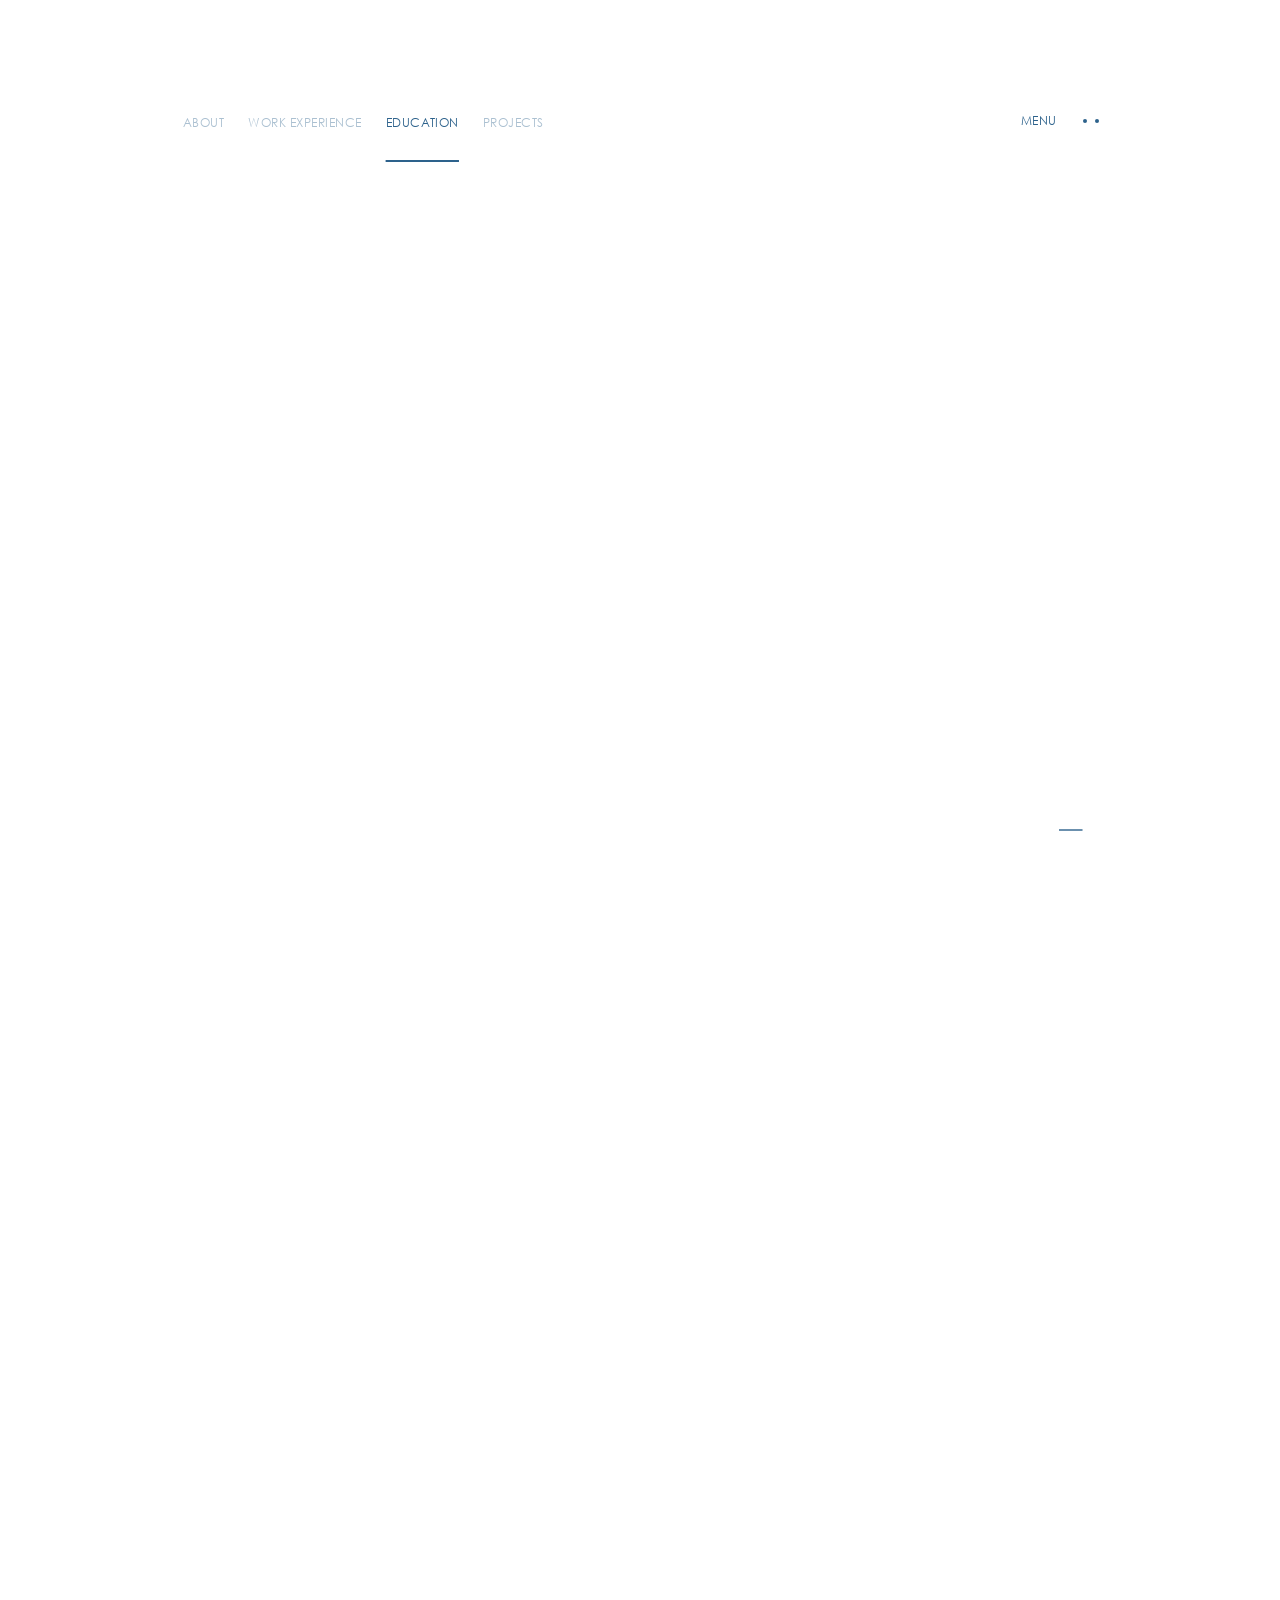
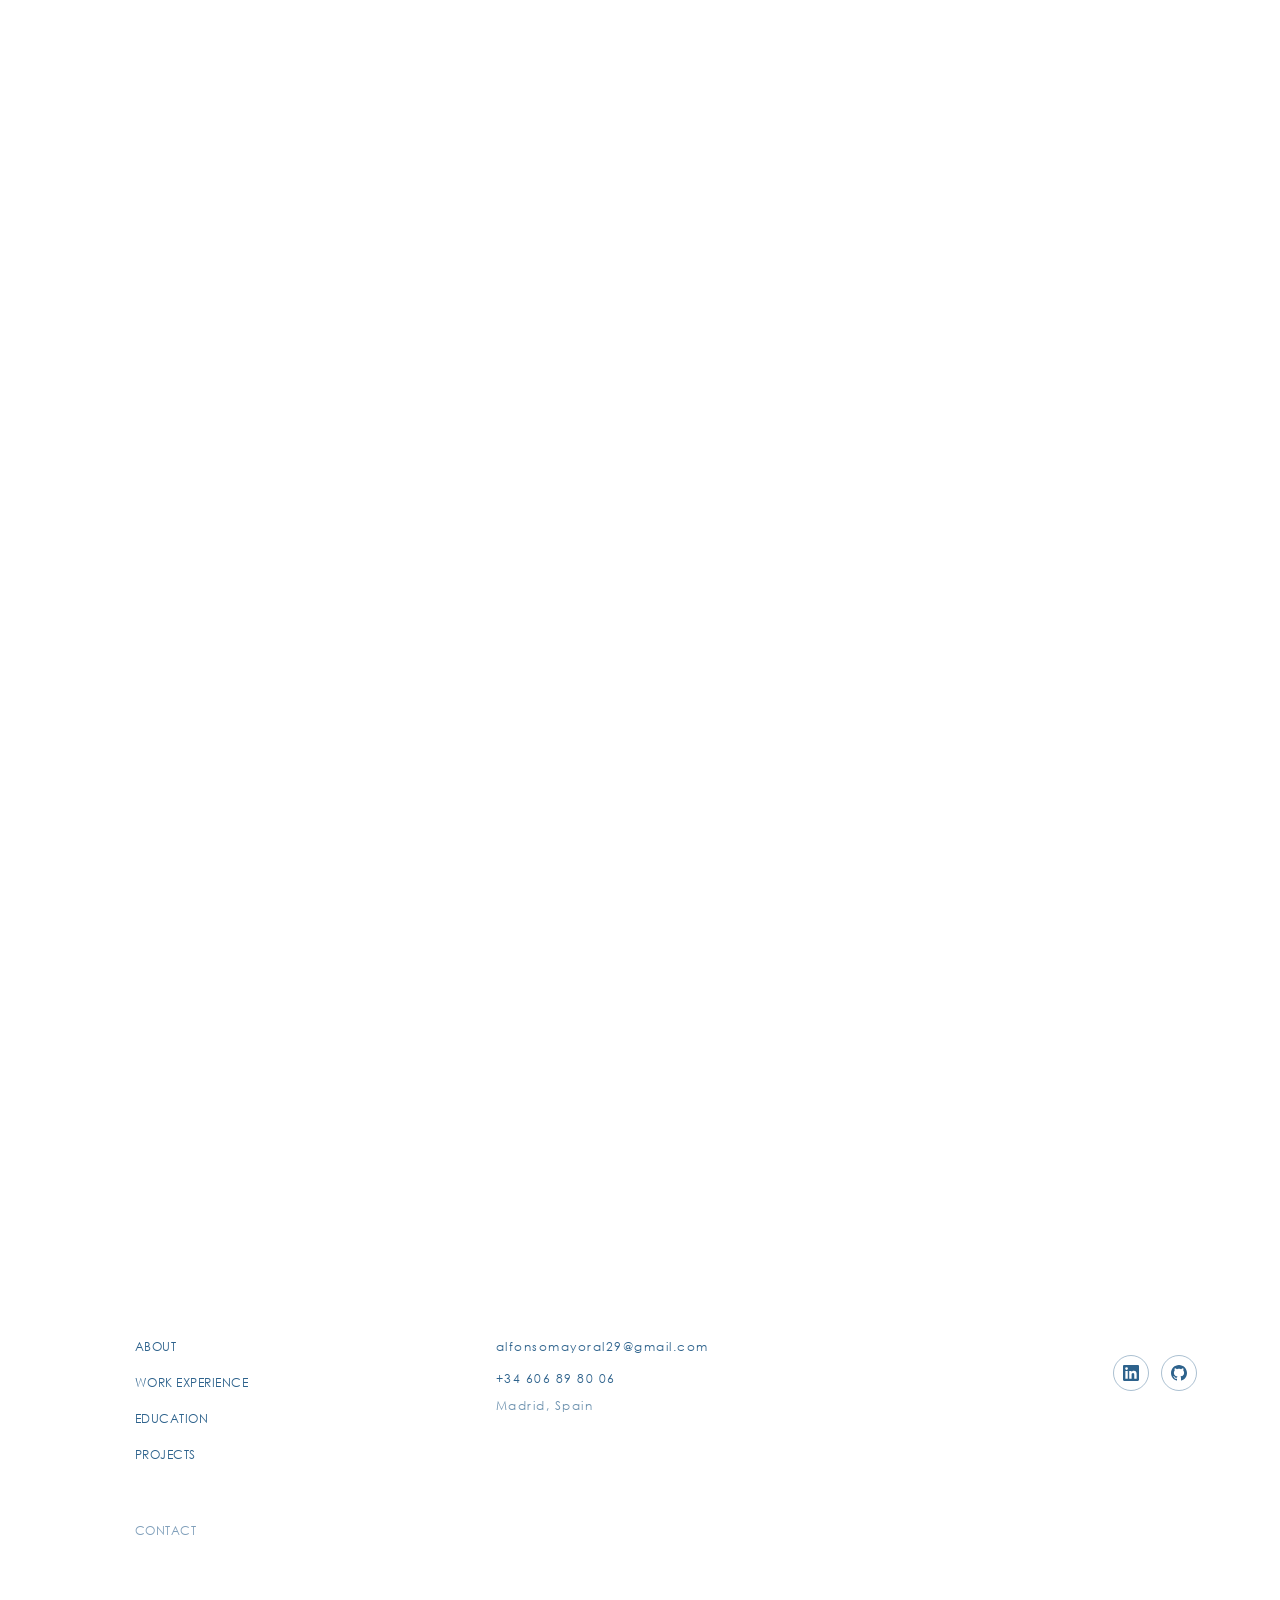
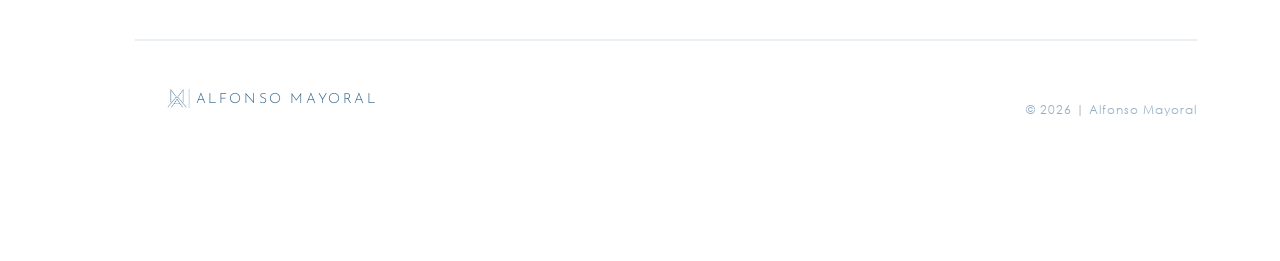
<file: capital/index.html>
<!DOCTYPE html><html lang="en"><head><link rel="preload" as="image" href="/assets/images/firma_mask.png"/><meta charSet="utf-8"/><meta name="viewport" content="width=device-width, initial-scale=1"/><link rel="stylesheet" href="/_next/static/chunks/0e31_tiwui55~.css" data-precedence="next"/><link rel="preload" as="script" fetchPriority="low" href="/_next/static/chunks/15xrurgzs99gv.js"/><script src="/_next/static/chunks/0y4l8fw-9nj__.js" async=""></script><script src="/_next/static/chunks/16g.ca89g7fib.js" async=""></script><script src="/_next/static/chunks/turbopack-04rnv4d84sf-9.js" async=""></script><script src="/_next/static/chunks/0dbhjjzl8qfwv.js" async=""></script><link rel="preload" href="/_astro/_slug_.B97dlsMJ.css" as="style"/><meta name="theme-color" content="#2d628c"/><title>Education — Alfonso Mayoral</title><meta name="description" content="Education of Alfonso Mayoral: Telecommunications Technology Engineering at UC3M with an exchange year at UC Riverside (4.0 GPA)."/><meta name="keywords" content="keyword 2, keyword 2"/><meta name="robots" content="index, follow"/><meta name="astro-view-transitions-enabled" content="true"/><meta name="astro-view-transitions-fallback" content="swap"/><meta name="generator" content="Astro v5.2.6"/><meta property="og:title" content="Education — Alfonso Mayoral"/><meta property="og:description" content="UC3M Telecom Engineering + UC Riverside exchange (CS & EE & Business)."/><meta name="twitter:card" content="summary"/><meta name="twitter:title" content="Education — Alfonso Mayoral"/><meta name="twitter:description" content="UC3M + UC Riverside, with relevant coursework and achievements."/><link rel="icon" type="image/png" sizes="32x32" href="/favicon-32.png"/><link rel="icon" type="image/png" sizes="512x512" href="/favicon-512.png"/><link rel="apple-touch-icon" sizes="180x180" href="/favicon-180.png"/><meta property="og:image" content="https://alfonsomayoral.vercel.app/favicon-512.png"/><meta property="og:image:width" content="512"/><meta property="og:image:height" content="512"/><meta name="twitter:image" content="https://alfonsomayoral.vercel.app/favicon-512.png"/><meta name="twitter:card" content="summary"/><link rel="stylesheet" href="/_astro/_slug_.B97dlsMJ.css"/><style>[data-astro-transition-scope="astro-smooz4hq-1"] { view-transition-name: none; }@layer astro { ::view-transition-old(none) { animation: none; opacity: 0; mix-blend-mode: normal; }::view-transition-new(none) { animation: none; mix-blend-mode: normal; }::view-transition-group(none) { animation: none } }</style><script type="module" src="/_astro/ClientRouter.astro_astro_type_script_index_0_lang.WONxKOw9.js"></script><script src="/_next/static/chunks/03~yq9q893hmn.js" noModule=""></script></head><body><div hidden=""><!--$--><!--/$--></div><div> <noscript><iframe src="https://www.googletagmanager.com/ns.html?id=GTM-5F3SQM6J" height="0" width="0" style="display:none;visibility:hidden"></iframe></noscript> <div data-astro-transition-persist="cursor" class="cursor" data-component="Cursor" data-astro-cid-x6vourwi> <div class="inner" data-astro-cid-x6vourwi> <div class="circle" data-astro-cid-x6vourwi></div> <div class="middle-dot" data-astro-cid-x6vourwi></div> <div class="dots dots-left" data-astro-cid-x6vourwi></div> <div class="dots dots-right" data-astro-cid-x6vourwi></div> </div> </div>  <header data-astro-transition-persist="header" id="header" data-theme="light" data-component="Header" data-astro-cid-4wsjtibl> <div class="grid container-menu" data-astro-cid-4wsjtibl> <nav class="tb:col-start-1 tb:col-end-25 dk:col-start-2 dk:col-end-24 ml:col-start-3 ml:col-end-23 lg:col-start-3 lg:col-end-23" data-astro-cid-4wsjtibl> <div class="menu-links-w" data-astro-cid-4wsjtibl> <ul data-astro-cid-4wsjtibl> <li data-astro-cid-4wsjtibl> <a href="/" data-astro-cid-4wsjtibl="true" class="nav-link"> <span data-astro-cid-4wsjtibl>About</span> </a> </li><li data-astro-cid-4wsjtibl> <a href="/work/" data-astro-cid-4wsjtibl="true" class="nav-link"> <span data-astro-cid-4wsjtibl>Work Experience</span> </a> </li><li data-astro-cid-4wsjtibl> <a href="/education/" data-astro-cid-4wsjtibl="true" class="nav-link active"> <span data-astro-cid-4wsjtibl>Education</span> </a> </li><li data-astro-cid-4wsjtibl> <a href="/projects/" data-astro-cid-4wsjtibl="true" class="nav-link"> <span data-astro-cid-4wsjtibl>Projects</span> </a> </li> </ul> <div class="navbar" data-astro-cid-4wsjtibl></div> </div> <div class="menu-w" data-astro-cid-4wsjtibl>  <button class="menu-cta" data-astro-cid-4wsjtibl> <p data-astro-cid-4wsjtibl> <span data-astro-cid-4wsjtibl>Menu</span><span data-astro-cid-4wsjtibl>Menu</span> </p> <div class="dots-w" data-astro-cid-4wsjtibl> <div class="dot" data-astro-cid-4wsjtibl></div><div class="dot" data-astro-cid-4wsjtibl></div><div class="dot" data-astro-cid-4wsjtibl></div><div class="dot" data-astro-cid-4wsjtibl></div> </div> </button> </div> </nav> </div> </header>  <div data-astro-transition-persist="menu" class="montfort-menu" data-component="Menu" data-astro-cid-6fp6peiy> <div class="grid grid-nav" data-astro-cid-6fp6peiy> <nav class="col-start-1 col-end-5 tb:col-start-2 dk:col-start-5 lg:col-start-6 dk:col-end-14" data-astro-cid-6fp6peiy> <ul data-astro-cid-6fp6peiy> <li data-astro-cid-6fp6peiy> <a href="/" data-astro-cid-6fp6peiy="true" class="nav-link"> <div class="svg-container" data-astro-cid-6fp6peiy> <svg data-astro-cid-6fp6peiy="true" xmlns="http://www.w3.org/2000/svg" width="10" height="10" fill="none" viewBox="0 0 10 10" focusable="false" aria-hidden="true"><path fill="currentColor" d="M1 4.4a.6.6 0 0 0 0 1.2zm8.424 1.024a.6.6 0 0 0 0-.848L5.606.757a.6.6 0 1 0-.849.849L8.151 5 4.757 8.394a.6.6 0 1 0 .849.849zM1 5.6h8V4.4H1z"/></svg> </div> <div class="text-content" data-astro-cid-6fp6peiy> <span data-astro-cid-6fp6peiy>About</span> </div> </a> </li><li data-astro-cid-6fp6peiy> <a href="/work/" data-astro-cid-6fp6peiy="true" class="nav-link"> <div class="svg-container" data-astro-cid-6fp6peiy> <svg data-astro-cid-6fp6peiy="true" xmlns="http://www.w3.org/2000/svg" width="10" height="10" fill="none" viewBox="0 0 10 10" focusable="false" aria-hidden="true"><path fill="currentColor" d="M1 4.4a.6.6 0 0 0 0 1.2zm8.424 1.024a.6.6 0 0 0 0-.848L5.606.757a.6.6 0 1 0-.849.849L8.151 5 4.757 8.394a.6.6 0 1 0 .849.849zM1 5.6h8V4.4H1z"/></svg> </div> <div class="text-content" data-astro-cid-6fp6peiy> <span data-astro-cid-6fp6peiy>Work Experience</span> </div> </a> </li><li data-astro-cid-6fp6peiy> <a href="/education/" data-astro-cid-6fp6peiy="true" class="nav-link active"> <div class="svg-container" data-astro-cid-6fp6peiy> <svg data-astro-cid-6fp6peiy="true" xmlns="http://www.w3.org/2000/svg" width="10" height="10" fill="none" viewBox="0 0 10 10" focusable="false" aria-hidden="true"><path fill="currentColor" d="M1 4.4a.6.6 0 0 0 0 1.2zm8.424 1.024a.6.6 0 0 0 0-.848L5.606.757a.6.6 0 1 0-.849.849L8.151 5 4.757 8.394a.6.6 0 1 0 .849.849zM1 5.6h8V4.4H1z"/></svg> </div> <div class="text-content" data-astro-cid-6fp6peiy> <span data-astro-cid-6fp6peiy>Education</span> </div> </a> </li><li data-astro-cid-6fp6peiy> <a href="/projects/" data-astro-cid-6fp6peiy="true" class="nav-link"> <div class="svg-container" data-astro-cid-6fp6peiy> <svg data-astro-cid-6fp6peiy="true" xmlns="http://www.w3.org/2000/svg" width="10" height="10" fill="none" viewBox="0 0 10 10" focusable="false" aria-hidden="true"><path fill="currentColor" d="M1 4.4a.6.6 0 0 0 0 1.2zm8.424 1.024a.6.6 0 0 0 0-.848L5.606.757a.6.6 0 1 0-.849.849L8.151 5 4.757 8.394a.6.6 0 1 0 .849.849zM1 5.6h8V4.4H1z"/></svg> </div> <div class="text-content" data-astro-cid-6fp6peiy> <span data-astro-cid-6fp6peiy>Projects</span> </div> </a> </li> </ul> </nav> </div> <div class="grid grid-terms" data-astro-cid-6fp6peiy> <div class="terms-w col-start-3 col-end-5 tb:col-start-1 tb:col-end-5 dk:col-start-3 dk:col-end-20 lg:col-start-4 lg:col-end-20" data-astro-cid-6fp6peiy> <ul data-astro-cid-6fp6peiy> <li class="terms-link" data-astro-cid-6fp6peiy> <a href="/contact/" data-astro-cid-6fp6peiy="true"> <span data-astro-cid-6fp6peiy>Contact</span> <span data-astro-cid-6fp6peiy>Contact</span> </a> </li> </ul> </div> </div> <div class="overlay" data-astro-cid-6fp6peiy></div> </div>  <div id="canvas-wrapper" data-astro-transition-persist="webgl" aria-hidden="true"> <canvas></canvas> </div>  <script type="module" src="/_astro/WebGL.astro_astro_type_script_index_0_lang.ClLv70z8.js"></script> <div data-astro-transition-persist="sound" class="buttons-container" data-theme="dark" data-component="Sound" data-astro-cid-epuvuop6> <div class="buttons-wrapper grid" data-astro-cid-epuvuop6> <div class="buttons-inner dk:col-start-2 dk:col-end-24 ml:col-start-3 ml:col-end-23 lg:col-start-3 lg:col-end-23" data-astro-cid-epuvuop6> <button id="scroll-top" class="scroll-top" data-astro-cid-epuvuop6> <svg data-astro-cid-epuvuop6="true" xmlns="http://www.w3.org/2000/svg" width="10" height="12" fill="none" viewBox="0 0 10 12" focusable="false" aria-hidden="true"><path fill="#2D628C" fill-rule="evenodd" d="M.87 3.982 4.464.386a.757.757 0 0 1 1.07 0L9.13 3.982a.757.757 0 1 1-1.07 1.07L5.757 2.748v8.331a.757.757 0 1 1-1.514 0V2.748L1.94 5.052a.757.757 0 1 1-1.07-1.07" clip-rule="evenodd" style="fill:#2d628c;fill:color(display-p3 .1765 .3843 .549);fill-opacity:1"/></svg> </button> <button class="sound" data-astro-cid-epuvuop6> <canvas id="sound-canvas" width="24" height="24" data-astro-cid-epuvuop6></canvas> </button> </div> </div> </div>   <div class="hero-transition" data-astro-transition-persist="transition-hero" data-cursor="draggable" data-cursor-down="dragging" data-astro-cid-3rse3tms> <div class="inner" data-astro-cid-3rse3tms> <div class="title" data-astro-cid-3rse3tms> <p data-astro-cid-3rse3tms>About</p> <div class="spinner" data-astro-cid-3rse3tms> <svg class="spinner-inner" viewBox="0 0 200 200" fill="none" xmlns="http://www.w3.org/2000/svg" data-astro-cid-3rse3tms> <g stroke-width="8" data-astro-cid-3rse3tms> <path stroke="url(#spinner-secondHalf)" d="M 4 100 A 96 96 0 0 1 196 100" data-astro-cid-3rse3tms></path> <path stroke="url(#spinner-firstHalf)" d="M 196 100 A 96 96 0 0 1 4 100" data-astro-cid-3rse3tms></path> </g> </svg> </div> </div><div class="title" data-astro-cid-3rse3tms> <p data-astro-cid-3rse3tms>Experience</p> <div class="spinner" data-astro-cid-3rse3tms> <svg class="spinner-inner" viewBox="0 0 200 200" fill="none" xmlns="http://www.w3.org/2000/svg" data-astro-cid-3rse3tms> <g stroke-width="8" data-astro-cid-3rse3tms> <path stroke="url(#spinner-secondHalf)" d="M 4 100 A 96 96 0 0 1 196 100" data-astro-cid-3rse3tms></path> <path stroke="url(#spinner-firstHalf)" d="M 196 100 A 96 96 0 0 1 4 100" data-astro-cid-3rse3tms></path> </g> </svg> </div> </div><div class="title" data-astro-cid-3rse3tms> <p data-astro-cid-3rse3tms>Education</p> <div class="spinner" data-astro-cid-3rse3tms> <svg class="spinner-inner" viewBox="0 0 200 200" fill="none" xmlns="http://www.w3.org/2000/svg" data-astro-cid-3rse3tms> <g stroke-width="8" data-astro-cid-3rse3tms> <path stroke="url(#spinner-secondHalf)" d="M 4 100 A 96 96 0 0 1 196 100" data-astro-cid-3rse3tms></path> <path stroke="url(#spinner-firstHalf)" d="M 196 100 A 96 96 0 0 1 4 100" data-astro-cid-3rse3tms></path> </g> </svg> </div> </div><div class="title" data-astro-cid-3rse3tms> <p data-astro-cid-3rse3tms>Projects</p> <div class="spinner" data-astro-cid-3rse3tms> <svg class="spinner-inner" viewBox="0 0 200 200" fill="none" xmlns="http://www.w3.org/2000/svg" data-astro-cid-3rse3tms> <g stroke-width="8" data-astro-cid-3rse3tms> <path stroke="url(#spinner-secondHalf)" d="M 4 100 A 96 96 0 0 1 196 100" data-astro-cid-3rse3tms></path> <path stroke="url(#spinner-firstHalf)" d="M 196 100 A 96 96 0 0 1 4 100" data-astro-cid-3rse3tms></path> </g> </svg> </div> </div> </div> <svg class="spinner-defs" xmlns="http://www.w3.org/2000/svg" color="#2d628c" data-astro-cid-3rse3tms> <defs data-astro-cid-3rse3tms> <linearGradient id="spinner-secondHalf" data-astro-cid-3rse3tms> <stop offset="0%" stop-opacity="0" stop-color="currentColor" data-astro-cid-3rse3tms></stop> <stop offset="100%" stop-opacity="0.5" stop-color="currentColor" data-astro-cid-3rse3tms></stop> </linearGradient> <linearGradient id="spinner-firstHalf" data-astro-cid-3rse3tms> <stop offset="0%" stop-opacity="1" stop-color="currentColor" data-astro-cid-3rse3tms></stop> <stop offset="100%" stop-opacity="0.5" stop-color="currentColor" data-astro-cid-3rse3tms></stop> </linearGradient> </defs> </svg> </div>  <main class="astro-fd3kjnv4" data-scene="Capital" data-astro-cid-fd3kjnv4> <section class="hero" data-chapter="Hero" data-chapter-first="true" data-theme="light" data-animation="Hero" data-astro-cid-226k2nfd> <div class="hero-inner" data-astro-cid-226k2nfd> <svg class="logo logo-mb" xmlns="http://www.w3.org/2000/svg" viewBox="0 0 500 280" focusable="false" aria-hidden="true" data-astro-cid-226k2nfd="true" style="max-width:none;width:min(90vw, 500px);height:auto;"><defs><mask id="firma-mb-mask"><image href="/assets/images/firma_mask.png" x="177" y="10" width="146" height="140"/></mask></defs><rect x="177" y="10" width="146" height="140" fill="#FFFFFF" mask="url(#firma-mb-mask)"/><line x1="60" y1="170" x2="440" y2="170" stroke="#FFFFFF" stroke-width="1.2" opacity="0.6"/><text x="250" y="220" font-family="'Josefin Sans','Century Gothic',sans-serif" font-size="42" font-weight="300" letter-spacing="4" fill="#FFFFFF" text-anchor="middle">EDUCATION</text></svg> <svg class="logo logo-dk" xmlns="http://www.w3.org/2000/svg" viewBox="0 0 800 200" focusable="false" aria-hidden="true" data-astro-cid-226k2nfd="true" style="max-width:none;width:min(90vw, 700px);height:auto;"><defs><mask id="firma-dk-mask"><image href="/assets/images/firma_mask.png" x="0" y="55" width="63" height="60"/></mask></defs><rect x="0" y="55" width="63" height="60" fill="#FFFFFF" mask="url(#firma-dk-mask)"/><line x1="88" y1="55" x2="88" y2="115" stroke="#FFFFFF" stroke-width="1.2" opacity="0.6"/><text x="115" y="105" font-family="'Josefin Sans','Century Gothic',sans-serif" font-size="56" font-weight="300" letter-spacing="3" fill="#FFFFFF">EDUCATION</text></svg>
 <div class="scroll-to-cta" data-astro-cid-226k2nfd> <div class="scroll-to-cta-inner" data-astro-cid-226k2nfd> <div class="scroll-to-cta-content-mb" data-astro-cid-226k2nfd> <svg class="scroll-to-cta-icon" data-astro-cid-226k2nfd="true" xmlns="http://www.w3.org/2000/svg" width="10" height="15" fill="none" viewBox="0 0 10 15" focusable="false" aria-hidden="true"><path fill="currentColor" d="M5.65 1a.65.65 0 1 0-1.3 0zM4.54 14.46a.65.65 0 0 0 .92 0l4.136-4.137a.65.65 0 1 0-.919-.92L5 13.082 1.323 9.404a.65.65 0 0 0-.92.919zM4.35 1v13h1.3V1z"/></svg> <span class="fs-cta-s" data-astro-cid-226k2nfd>Swipe down</span> </div> <div class="scroll-to-cta-content-dk" data-astro-cid-226k2nfd> <span class="fs-cta-s" data-astro-cid-226k2nfd>Scroll down to discover</span> </div> </div> </div> </div> </section> <style>
	.logo-dk > path,
	.logo-dk > g,
	.scroll-to-cta {
		opacity: 0;
	}
</style>  <div data-chapter="CapitalChapter" data-astro-cid-fd3kjnv4><div class="grid" id="grid" data-astro-cid-fd3kjnv4>
  <h2 class="fs-h2 uppercase white tb:col-end-4 dk:col-start-4 dk:col-end-22 lg:col-start-5 lg:col-end-21" data-animation="Title" data-animation-color="#ffffff" data-astro-cid-fd3kjnv4>Engineering background with applied AI focus. Two universities.</h2>
</div>
<div class="grid" data-astro-cid-fd3kjnv4 style="padding-top:60px;">
  <!-- UC3M column -->
  <div class="dk:col-start-4 dk:col-end-13 lg:col-start-5 lg:col-end-13 tb:col-start-1 tb:col-end-5" style="color:#fff;font-family:'Josefin Sans','Century Gothic',sans-serif;padding-right:24px;padding-bottom:48px;">
    <h3 style="font-size:36px;font-weight:400;letter-spacing:2px;line-height:1.15;margin:0 0 14px 0;text-transform:uppercase;">Universidad Carlos III de Madrid</h3>
    <p style="font-size:22px;font-weight:300;opacity:0.92;margin:0 0 10px 0;font-style:italic;">Bachelor in Telecommunications Technology Engineering</p>
    <p style="font-size:18px;font-weight:300;opacity:0.85;letter-spacing:1px;margin:0 0 36px 0;">Sep 2021 &ndash; Jun 2026 &middot; Grade 8.5 / 10</p>

    <p style="font-size:14px;font-weight:500;letter-spacing:4px;opacity:0.7;text-transform:uppercase;margin:0 0 14px 0;">Highlights</p>
    <ul style="list-style:none;padding:0;margin:0 0 40px 0;font-size:20px;font-weight:300;line-height:1.7;">
      <li style="padding-left:14px;position:relative;"><span style="position:absolute;left:0;opacity:0.6;">&middot;</span>Top 10 of the class</li>
      <li style="padding-left:14px;position:relative;"><span style="position:absolute;left:0;opacity:0.6;">&middot;</span>Founder of AISC Madrid &mdash; first European AI student association</li>
    </ul>

    <p style="font-size:14px;font-weight:500;letter-spacing:4px;opacity:0.7;text-transform:uppercase;margin:0 0 18px 0;">Relevant coursework</p>

    <p style="font-size:21px;font-weight:500;margin:0 0 12px 0;opacity:1;">Electronics &amp; Hardware Design</p>
    <ul style="list-style:none;padding:0;margin:0 0 26px 0;font-size:18px;font-weight:300;line-height:1.85;opacity:0.92;">
      <li style="padding-left:14px;position:relative;"><span style="position:absolute;left:0;opacity:0.5;">&middot;</span>Microprocessor-based Digital Systems</li>
      <li style="padding-left:14px;position:relative;"><span style="position:absolute;left:0;opacity:0.5;">&middot;</span>Integrated Circuits and Microelectronics</li>
      <li style="padding-left:14px;position:relative;"><span style="position:absolute;left:0;opacity:0.5;">&middot;</span>High-Frequency Technology</li>
    </ul>

    <p style="font-size:21px;font-weight:500;margin:0 0 12px 0;opacity:1;">Software Design</p>
    <ul style="list-style:none;padding:0;margin:0 0 26px 0;font-size:18px;font-weight:300;line-height:1.85;opacity:0.92;">
      <li style="padding-left:14px;position:relative;"><span style="position:absolute;left:0;opacity:0.5;">&middot;</span>Systems Programming</li>
      <li style="padding-left:14px;position:relative;"><span style="position:absolute;left:0;opacity:0.5;">&middot;</span>Systems Architecture</li>
      <li style="padding-left:14px;position:relative;"><span style="position:absolute;left:0;opacity:0.5;">&middot;</span>Network Intelligence</li>
    </ul>

    <p style="font-size:21px;font-weight:500;margin:0 0 12px 0;opacity:1;">Telecommunications &amp; Networking</p>
    <ul style="list-style:none;padding:0;margin:0;font-size:18px;font-weight:300;line-height:1.85;opacity:0.92;">
      <li style="padding-left:14px;position:relative;"><span style="position:absolute;left:0;opacity:0.5;">&middot;</span>Digital Communications</li>
      <li style="padding-left:14px;position:relative;"><span style="position:absolute;left:0;opacity:0.5;">&middot;</span>Modern Theory of Detection and Estimation</li>
      <li style="padding-left:14px;position:relative;"><span style="position:absolute;left:0;opacity:0.5;">&middot;</span>Communications Networks and Services</li>
    </ul>
  </div>

  <!-- UCR column -->
  <div class="dk:col-start-13 dk:col-end-22 lg:col-start-13 lg:col-end-21 tb:col-start-1 tb:col-end-5" style="color:#fff;font-family:'Josefin Sans','Century Gothic',sans-serif;padding-right:24px;padding-bottom:48px;">
    <h3 style="font-size:36px;font-weight:400;letter-spacing:2px;line-height:1.15;margin:0 0 14px 0;text-transform:uppercase;">University of California, Riverside</h3>
    <p style="font-size:22px;font-weight:300;opacity:0.92;margin:0 0 10px 0;font-style:italic;">Exchange Year &mdash; Computer Science, Electrical Engineering &amp; Business</p>
    <p style="font-size:18px;font-weight:300;opacity:0.85;letter-spacing:1px;margin:0 0 36px 0;">Sep 2024 &ndash; Jun 2025 &middot; GPA 4.0 / 4.0</p>

    <p style="font-size:14px;font-weight:500;letter-spacing:4px;opacity:0.7;text-transform:uppercase;margin:0 0 14px 0;">Highlights</p>
    <ul style="list-style:none;padding:0;margin:0 0 40px 0;font-size:20px;font-weight:300;line-height:1.7;">
      <li style="padding-left:14px;position:relative;"><span style="position:absolute;left:0;opacity:0.6;">&middot;</span>Chancellor&rsquo;s Honor List</li>
      <li style="padding-left:14px;position:relative;"><span style="position:absolute;left:0;opacity:0.6;">&middot;</span>Leader of the AISC@RIV competitive projects team</li>
    </ul>

    <p style="font-size:14px;font-weight:500;letter-spacing:4px;opacity:0.7;text-transform:uppercase;margin:0 0 18px 0;">Relevant coursework</p>

    <p style="font-size:21px;font-weight:500;margin:0 0 12px 0;opacity:1;">Graduate</p>
    <ul style="list-style:none;padding:0;margin:0 0 26px 0;font-size:18px;font-weight:300;line-height:1.85;opacity:0.92;">
      <li style="padding-left:14px;position:relative;"><span style="position:absolute;left:0;opacity:0.5;">&middot;</span>Principles of Engineering Management</li>
      <li style="padding-left:14px;position:relative;"><span style="position:absolute;left:0;opacity:0.5;">&middot;</span>Natural Language Processing</li>
      <li style="padding-left:14px;position:relative;"><span style="position:absolute;left:0;opacity:0.5;">&middot;</span>Cryptography</li>
    </ul>

    <p style="font-size:21px;font-weight:500;margin:0 0 12px 0;opacity:1;">Undergraduate</p>
    <ul style="list-style:none;padding:0;margin:0;font-size:18px;font-weight:300;line-height:1.85;opacity:0.92;">
      <li style="padding-left:14px;position:relative;"><span style="position:absolute;left:0;opacity:0.5;">&middot;</span>Machine Learning &amp; Data Mining</li>
      <li style="padding-left:14px;position:relative;"><span style="position:absolute;left:0;opacity:0.5;">&middot;</span>Computer Vision</li>
      <li style="padding-left:14px;position:relative;"><span style="position:absolute;left:0;opacity:0.5;">&middot;</span>Artificial Intelligence</li>
      <li style="padding-left:14px;position:relative;"><span style="position:absolute;left:0;opacity:0.5;">&middot;</span>Mobile Wireless Networks</li>
      <li style="padding-left:14px;position:relative;"><span style="position:absolute;left:0;opacity:0.5;">&middot;</span>Data Analysis Methods</li>
    </ul>
  </div>
</div></div></main>  <footer data-astro-transition-persist="footer" id="footer" data-theme="light" data-astro-cid-rhv6ztfp> <div class="grid footer-container" data-astro-cid-rhv6ztfp> <div class="menu-left dk:col-start-3 dk:col-end-10 ml:col-start-3 ml:col-end-9 lg:col-start-4 lg:col-end-10" data-astro-cid-rhv6ztfp> <ul class="menu-links" data-astro-cid-rhv6ztfp> <li data-astro-cid-rhv6ztfp> <a href="/" class="fs-cta-s uppercase" data-astro-cid-rhv6ztfp="true">About</a> </li><li data-astro-cid-rhv6ztfp> <a href="/work/" class="fs-cta-s uppercase" data-astro-cid-rhv6ztfp="true">Work Experience</a> </li><li data-astro-cid-rhv6ztfp> <a href="/education/" class="fs-cta-s uppercase" data-astro-cid-rhv6ztfp="true">Education</a> </li><li data-astro-cid-rhv6ztfp> <a href="/projects/" class="fs-cta-s uppercase" data-astro-cid-rhv6ztfp="true">Projects</a> </li> </ul> <ul class="legals-links" data-astro-cid-rhv6ztfp> <li data-astro-cid-rhv6ztfp> <a href="/contact/" class="fs-cta-s uppercase" data-astro-cid-rhv6ztfp="true">Contact</a> </li> </ul> </div> <div class="menu-right dk:col-start-3 ml:col-start-10 ml:col-end-24 lg:col-start-11 lg:col-end-21" data-astro-cid-rhv6ztfp><ul style="list-style:none;padding:0;margin:0;display:flex;flex-direction:column;gap:12px;"><li><a href="mailto:alfonsomayoral29@gmail.com" class="fs-cta-s" data-astro-cid-rhv6ztfp="true" style="color:#2D628C;text-decoration:none;letter-spacing:1.5px;">alfonsomayoral29@gmail.com</a></li><li><a href="tel:+34606898006" class="fs-cta-s" data-astro-cid-rhv6ztfp="true" style="color:#2D628C;text-decoration:none;letter-spacing:1.5px;">+34 606 89 80 06</a></li><li class="fs-cta-s" style="color:#2D628C;opacity:0.7;letter-spacing:1.5px;">Madrid, Spain</li></ul><div style="display:flex;gap:12px;margin-top:20px;"><a href="https://www.linkedin.com/in/alfonsomayoral/" target="_blank" rel="noopener" aria-label="LinkedIn" style="color:#2D628C;display:inline-flex;width:36px;height:36px;align-items:center;justify-content:center;border:1px solid rgba(45,98,140,0.4);border-radius:50%;transition:background 0.25s ease;"><svg width="16" height="16" viewBox="0 0 24 24" fill="currentColor" aria-hidden="true"><path d="M20.447 20.452h-3.554v-5.569c0-1.328-.027-3.037-1.852-3.037-1.853 0-2.136 1.445-2.136 2.939v5.667H9.351V9h3.414v1.561h.046c.477-.9 1.637-1.85 3.37-1.85 3.601 0 4.267 2.37 4.267 5.455v6.286zM5.337 7.433a2.062 2.062 0 01-2.063-2.065 2.063 2.063 0 112.063 2.065zm1.782 13.019H3.555V9h3.564v11.452zM22.225 0H1.771C.792 0 0 .774 0 1.729v20.542C0 23.227.792 24 1.771 24h20.451C23.2 24 24 23.227 24 22.271V1.729C24 .774 23.2 0 22.222 0h.003z"/></svg></a><a href="https://github.com/alfonsomayoral" target="_blank" rel="noopener" aria-label="GitHub" style="color:#2D628C;display:inline-flex;width:36px;height:36px;align-items:center;justify-content:center;border:1px solid rgba(45,98,140,0.4);border-radius:50%;transition:background 0.25s ease;"><svg width="16" height="16" viewBox="0 0 24 24" fill="currentColor" aria-hidden="true"><path d="M12 0c-6.626 0-12 5.373-12 12 0 5.302 3.438 9.8 8.207 11.387.599.111.793-.261.793-.577v-2.234c-3.338.726-4.033-1.416-4.033-1.416-.546-1.387-1.333-1.756-1.333-1.756-1.089-.745.083-.729.083-.729 1.205.084 1.839 1.237 1.839 1.237 1.07 1.834 2.807 1.304 3.492.997.107-.775.418-1.305.762-1.604-2.665-.305-5.467-1.334-5.467-5.931 0-1.311.469-2.381 1.236-3.221-.124-.303-.535-1.524.117-3.176 0 0 1.008-.322 3.301 1.23.957-.266 1.983-.399 3.003-.404 1.02.005 2.047.138 3.006.404 2.291-1.552 3.297-1.23 3.297-1.23.653 1.653.242 2.874.118 3.176.77.84 1.235 1.911 1.235 3.221 0 4.609-2.807 5.624-5.479 5.921.43.372.823 1.102.823 2.222v3.293c0 .319.192.694.801.576 4.765-1.589 8.199-6.086 8.199-11.386 0-6.627-5.373-12-12-12z"/></svg></a></div></div> <div class="line dk:col-start-3 dk:col-end-24 ml:col-start-3 ml:col-end-24 lg:col-start-4 lg:col-end-21" data-astro-cid-rhv6ztfp></div> <div class="legal-info-container dk:col-start-3 dk:col-end-10 ml:col-start-3 ml:col-end-9 lg:col-start-4 lg:col-end-10" data-astro-cid-rhv6ztfp> <svg class="logo" data-astro-cid-rhv6ztfp="true" xmlns="http://www.w3.org/2000/svg" viewBox="0 0 667 80" focusable="false" aria-hidden="true"><defs><mask id="firma-footer-mask"><image href="/assets/images/firma_mask.png" x="74" y="18" width="46" height="44"/></mask></defs><rect x="74" y="18" width="46" height="44" fill="#2D628C" mask="url(#firma-footer-mask)"/><line x1="125" y1="18" x2="125" y2="62" stroke="#2D628C" stroke-width="1" opacity="0.6"/><text x="140" y="50" font-family="'Josefin Sans','Century Gothic',sans-serif" font-size="32" font-weight="300" letter-spacing="6" fill="#2D628C">ALFONSO MAYORAL</text></svg> </div> <div class="copyright-info dk:col-start-3 dk:col-end-24 ml:col-start-10 ml:col-end-24 lg:col-start-11 lg:col-end-21" data-astro-cid-rhv6ztfp> <p class="fs-body-s montfort-navy-blue" data-astro-cid-rhv6ztfp>© 2026 | Alfonso Mayoral</p> </div> </div> </footer> <script type="module">let e=document.querySelector("#footer"),o=e.querySelectorAll(".office");const n=(a="light")=>{e=document.querySelector("#footer"),e&&(o=e.querySelectorAll(".office")),e&&(e.dataset.theme=a),o&&o.length>0&&o.forEach(t=>{t.dataset.theme=a})},r=()=>{const t=document.querySelector("main")?.dataset.footer;n(t||"light")},c=()=>{r()},i=()=>{};document.addEventListener("astro:page-load",c);document.addEventListener("astro:before-preparation",i);</script>   <!-- stripped body-opacity block --> <script type="module" src="/_astro/Layout.astro_astro_type_script_index_0_lang.DbdhcTQd.js"></script></div><!--$--><!--/$--><script src="/_next/static/chunks/15xrurgzs99gv.js" id="_R_" async=""></script><script>(self.__next_f=self.__next_f||[]).push([0])</script><script>self.__next_f.push([1,"1:\"$Sreact.fragment\"\n2:I[39756,[\"/_next/static/chunks/0dbhjjzl8qfwv.js\"],\"default\"]\n3:I[37457,[\"/_next/static/chunks/0dbhjjzl8qfwv.js\"],\"default\"]\n8:I[68027,[\"/_next/static/chunks/0dbhjjzl8qfwv.js\"],\"default\",1]\n:HL[\"/_next/static/chunks/0e31_tiwui55~.css\",\"style\"]\n:HL[\"/_astro/_slug_.B97dlsMJ.css\",\"style\"]\n4:T9b63,"])</script><script>self.__next_f.push([1," \u003cnoscript\u003e\u003ciframe src=\"https://www.googletagmanager.com/ns.html?id=GTM-5F3SQM6J\" height=\"0\" width=\"0\" style=\"display:none;visibility:hidden\"\u003e\u003c/iframe\u003e\u003c/noscript\u003e \u003cdiv data-astro-transition-persist=\"cursor\" class=\"cursor\" data-component=\"Cursor\" data-astro-cid-x6vourwi\u003e \u003cdiv class=\"inner\" data-astro-cid-x6vourwi\u003e \u003cdiv class=\"circle\" data-astro-cid-x6vourwi\u003e\u003c/div\u003e \u003cdiv class=\"middle-dot\" data-astro-cid-x6vourwi\u003e\u003c/div\u003e \u003cdiv class=\"dots dots-left\" data-astro-cid-x6vourwi\u003e\u003c/div\u003e \u003cdiv class=\"dots dots-right\" data-astro-cid-x6vourwi\u003e\u003c/div\u003e \u003c/div\u003e \u003c/div\u003e  \u003cheader data-astro-transition-persist=\"header\" id=\"header\" data-theme=\"light\" data-component=\"Header\" data-astro-cid-4wsjtibl\u003e \u003cdiv class=\"grid container-menu\" data-astro-cid-4wsjtibl\u003e \u003cnav class=\"tb:col-start-1 tb:col-end-25 dk:col-start-2 dk:col-end-24 ml:col-start-3 ml:col-end-23 lg:col-start-3 lg:col-end-23\" data-astro-cid-4wsjtibl\u003e \u003cdiv class=\"menu-links-w\" data-astro-cid-4wsjtibl\u003e \u003cul data-astro-cid-4wsjtibl\u003e \u003cli data-astro-cid-4wsjtibl\u003e \u003ca href=\"/\" data-astro-cid-4wsjtibl=\"true\" class=\"nav-link\"\u003e \u003cspan data-astro-cid-4wsjtibl\u003eMontfort Group\u003c/span\u003e \u003c/a\u003e \u003c/li\u003e\u003cli data-astro-cid-4wsjtibl\u003e \u003ca href=\"/trading/\" data-astro-cid-4wsjtibl=\"true\" class=\"nav-link\"\u003e \u003cspan data-astro-cid-4wsjtibl\u003eMontfort Trading\u003c/span\u003e \u003c/a\u003e \u003c/li\u003e\u003cli data-astro-cid-4wsjtibl\u003e \u003ca href=\"/capital/\" data-astro-cid-4wsjtibl=\"true\" class=\"nav-link active\"\u003e \u003cspan data-astro-cid-4wsjtibl\u003eMontfort Capital\u003c/span\u003e \u003c/a\u003e \u003c/li\u003e\u003cli data-astro-cid-4wsjtibl\u003e \u003ca href=\"/maritime/\" data-astro-cid-4wsjtibl=\"true\" class=\"nav-link\"\u003e \u003cspan data-astro-cid-4wsjtibl\u003eMontfort Maritime\u003c/span\u003e \u003c/a\u003e \u003c/li\u003e\u003cli data-astro-cid-4wsjtibl\u003e \u003ca href=\"/fort-energy/\" data-astro-cid-4wsjtibl=\"true\" class=\"nav-link\"\u003e \u003cspan data-astro-cid-4wsjtibl\u003eFort Energy\u003c/span\u003e \u003c/a\u003e \u003c/li\u003e \u003c/ul\u003e \u003cdiv class=\"navbar\" data-astro-cid-4wsjtibl\u003e\u003c/div\u003e \u003c/div\u003e \u003cdiv class=\"menu-w\" data-astro-cid-4wsjtibl\u003e \u003ca href=\"/news/\" class=\"news-w\" data-astro-cid-4wsjtibl=\"true\"\u003e \u003cp data-astro-cid-4wsjtibl\u003eNews\u003c/p\u003e \u003cdiv class=\"counter no-unread\" data-astro-cid-4wsjtibl\u003e \u003cspan data-total-count=\"17\" class=\"number\" data-astro-cid-4wsjtibl\u003e 17 \u003c/span\u003e \u003c/div\u003e \u003c/a\u003e \u003cbutton class=\"menu-cta\" data-astro-cid-4wsjtibl\u003e \u003cp data-astro-cid-4wsjtibl\u003e \u003cspan data-astro-cid-4wsjtibl\u003eMenu\u003c/span\u003e\u003cspan data-astro-cid-4wsjtibl\u003eMenu\u003c/span\u003e \u003c/p\u003e \u003cdiv class=\"dots-w\" data-astro-cid-4wsjtibl\u003e \u003cdiv class=\"dot\" data-astro-cid-4wsjtibl\u003e\u003c/div\u003e\u003cdiv class=\"dot\" data-astro-cid-4wsjtibl\u003e\u003c/div\u003e\u003cdiv class=\"dot\" data-astro-cid-4wsjtibl\u003e\u003c/div\u003e\u003cdiv class=\"dot\" data-astro-cid-4wsjtibl\u003e\u003c/div\u003e \u003c/div\u003e \u003c/button\u003e \u003c/div\u003e \u003c/nav\u003e \u003c/div\u003e \u003c/header\u003e  \u003cdiv data-astro-transition-persist=\"menu\" class=\"montfort-menu\" data-component=\"Menu\" data-astro-cid-6fp6peiy\u003e \u003cdiv class=\"grid grid-nav\" data-astro-cid-6fp6peiy\u003e \u003cnav class=\"col-start-1 col-end-5 tb:col-start-2 dk:col-start-5 lg:col-start-6 dk:col-end-14\" data-astro-cid-6fp6peiy\u003e \u003cul data-astro-cid-6fp6peiy\u003e \u003cli data-astro-cid-6fp6peiy\u003e \u003ca href=\"/\" data-astro-cid-6fp6peiy=\"true\" class=\"nav-link\"\u003e \u003cdiv class=\"svg-container\" data-astro-cid-6fp6peiy\u003e \u003csvg data-astro-cid-6fp6peiy=\"true\" xmlns=\"http://www.w3.org/2000/svg\" width=\"10\" height=\"10\" fill=\"none\" viewBox=\"0 0 10 10\" focusable=\"false\" aria-hidden=\"true\"\u003e\u003cpath fill=\"currentColor\" d=\"M1 4.4a.6.6 0 0 0 0 1.2zm8.424 1.024a.6.6 0 0 0 0-.848L5.606.757a.6.6 0 1 0-.849.849L8.151 5 4.757 8.394a.6.6 0 1 0 .849.849zM1 5.6h8V4.4H1z\"/\u003e\u003c/svg\u003e \u003c/div\u003e \u003cdiv class=\"text-content\" data-astro-cid-6fp6peiy\u003e \u003cspan data-astro-cid-6fp6peiy\u003eMontfort Group\u003c/span\u003e \u003c/div\u003e \u003c/a\u003e \u003c/li\u003e\u003cli data-astro-cid-6fp6peiy\u003e \u003ca href=\"/trading/\" data-astro-cid-6fp6peiy=\"true\" class=\"nav-link\"\u003e \u003cdiv class=\"svg-container\" data-astro-cid-6fp6peiy\u003e \u003csvg data-astro-cid-6fp6peiy=\"true\" xmlns=\"http://www.w3.org/2000/svg\" width=\"10\" height=\"10\" fill=\"none\" viewBox=\"0 0 10 10\" focusable=\"false\" aria-hidden=\"true\"\u003e\u003cpath fill=\"currentColor\" d=\"M1 4.4a.6.6 0 0 0 0 1.2zm8.424 1.024a.6.6 0 0 0 0-.848L5.606.757a.6.6 0 1 0-.849.849L8.151 5 4.757 8.394a.6.6 0 1 0 .849.849zM1 5.6h8V4.4H1z\"/\u003e\u003c/svg\u003e \u003c/div\u003e \u003cdiv class=\"text-content\" data-astro-cid-6fp6peiy\u003e \u003cspan data-astro-cid-6fp6peiy\u003eMontfort Trading\u003c/span\u003e \u003c/div\u003e \u003c/a\u003e \u003c/li\u003e\u003cli data-astro-cid-6fp6peiy\u003e \u003ca href=\"/capital/\" data-astro-cid-6fp6peiy=\"true\" class=\"nav-link active\"\u003e \u003cdiv class=\"svg-container\" data-astro-cid-6fp6peiy\u003e \u003csvg data-astro-cid-6fp6peiy=\"true\" xmlns=\"http://www.w3.org/2000/svg\" width=\"10\" height=\"10\" fill=\"none\" viewBox=\"0 0 10 10\" focusable=\"false\" aria-hidden=\"true\"\u003e\u003cpath fill=\"currentColor\" d=\"M1 4.4a.6.6 0 0 0 0 1.2zm8.424 1.024a.6.6 0 0 0 0-.848L5.606.757a.6.6 0 1 0-.849.849L8.151 5 4.757 8.394a.6.6 0 1 0 .849.849zM1 5.6h8V4.4H1z\"/\u003e\u003c/svg\u003e \u003c/div\u003e \u003cdiv class=\"text-content\" data-astro-cid-6fp6peiy\u003e \u003cspan data-astro-cid-6fp6peiy\u003eMontfort Capital\u003c/span\u003e \u003c/div\u003e \u003c/a\u003e \u003c/li\u003e\u003cli data-astro-cid-6fp6peiy\u003e \u003ca href=\"/maritime/\" data-astro-cid-6fp6peiy=\"true\" class=\"nav-link\"\u003e \u003cdiv class=\"svg-container\" data-astro-cid-6fp6peiy\u003e \u003csvg data-astro-cid-6fp6peiy=\"true\" xmlns=\"http://www.w3.org/2000/svg\" width=\"10\" height=\"10\" fill=\"none\" viewBox=\"0 0 10 10\" focusable=\"false\" aria-hidden=\"true\"\u003e\u003cpath fill=\"currentColor\" d=\"M1 4.4a.6.6 0 0 0 0 1.2zm8.424 1.024a.6.6 0 0 0 0-.848L5.606.757a.6.6 0 1 0-.849.849L8.151 5 4.757 8.394a.6.6 0 1 0 .849.849zM1 5.6h8V4.4H1z\"/\u003e\u003c/svg\u003e \u003c/div\u003e \u003cdiv class=\"text-content\" data-astro-cid-6fp6peiy\u003e \u003cspan data-astro-cid-6fp6peiy\u003eMontfort Maritime\u003c/span\u003e \u003c/div\u003e \u003c/a\u003e \u003c/li\u003e\u003cli data-astro-cid-6fp6peiy\u003e \u003ca href=\"/fort-energy/\" data-astro-cid-6fp6peiy=\"true\" class=\"nav-link\"\u003e \u003cdiv class=\"svg-container\" data-astro-cid-6fp6peiy\u003e \u003csvg data-astro-cid-6fp6peiy=\"true\" xmlns=\"http://www.w3.org/2000/svg\" width=\"10\" height=\"10\" fill=\"none\" viewBox=\"0 0 10 10\" focusable=\"false\" aria-hidden=\"true\"\u003e\u003cpath fill=\"currentColor\" d=\"M1 4.4a.6.6 0 0 0 0 1.2zm8.424 1.024a.6.6 0 0 0 0-.848L5.606.757a.6.6 0 1 0-.849.849L8.151 5 4.757 8.394a.6.6 0 1 0 .849.849zM1 5.6h8V4.4H1z\"/\u003e\u003c/svg\u003e \u003c/div\u003e \u003cdiv class=\"text-content\" data-astro-cid-6fp6peiy\u003e \u003cspan data-astro-cid-6fp6peiy\u003eFort Energy\u003c/span\u003e \u003c/div\u003e \u003c/a\u003e \u003c/li\u003e \u003c/ul\u003e \u003c/nav\u003e \u003c/div\u003e \u003cdiv class=\"grid grid-terms\" data-astro-cid-6fp6peiy\u003e \u003cdiv class=\"terms-w col-start-3 col-end-5 tb:col-start-1 tb:col-end-5 dk:col-start-3 dk:col-end-20 lg:col-start-4 lg:col-end-20\" data-astro-cid-6fp6peiy\u003e \u003cul data-astro-cid-6fp6peiy\u003e \u003cli class=\"terms-link\" data-astro-cid-6fp6peiy\u003e \u003ca href=\"/contact/\" data-astro-cid-6fp6peiy=\"true\"\u003e \u003cspan data-astro-cid-6fp6peiy\u003eContact\u003c/span\u003e \u003cspan data-astro-cid-6fp6peiy\u003eContact\u003c/span\u003e \u003c/a\u003e \u003c/li\u003e\u003cli class=\"terms-link\" data-astro-cid-6fp6peiy\u003e \u003ca href=\"/#Sustainability\" data-astro-cid-6fp6peiy=\"true\"\u003e \u003cspan data-astro-cid-6fp6peiy\u003eESG\u003c/span\u003e \u003cspan data-astro-cid-6fp6peiy\u003eESG\u003c/span\u003e \u003c/a\u003e \u003c/li\u003e\u003cli class=\"terms-link\" data-astro-cid-6fp6peiy\u003e \u003ca href=\"/privacy-policy/\" data-astro-cid-6fp6peiy=\"true\"\u003e \u003cspan data-astro-cid-6fp6peiy\u003ePrivacy policy\u003c/span\u003e \u003cspan data-astro-cid-6fp6peiy\u003ePrivacy policy\u003c/span\u003e \u003c/a\u003e \u003c/li\u003e\u003cli class=\"terms-link\" data-astro-cid-6fp6peiy\u003e \u003ca href=\"/terms-of-use/\" data-astro-cid-6fp6peiy=\"true\"\u003e \u003cspan data-astro-cid-6fp6peiy\u003eTerms of use\u003c/span\u003e \u003cspan data-astro-cid-6fp6peiy\u003eTerms of use\u003c/span\u003e \u003c/a\u003e \u003c/li\u003e \u003c/ul\u003e \u003c/div\u003e \u003c/div\u003e \u003cdiv class=\"overlay\" data-astro-cid-6fp6peiy\u003e\u003c/div\u003e \u003c/div\u003e  \u003cdiv id=\"canvas-wrapper\" data-astro-transition-persist=\"webgl\" aria-hidden=\"true\"\u003e \u003ccanvas\u003e\u003c/canvas\u003e \u003c/div\u003e  \u003cscript type=\"module\" src=\"/_astro/WebGL.astro_astro_type_script_index_0_lang.ClLv70z8.js\"\u003e\u003c/script\u003e \u003cdiv data-astro-transition-persist=\"sound\" class=\"buttons-container\" data-theme=\"dark\" data-component=\"Sound\" data-astro-cid-epuvuop6\u003e \u003cdiv class=\"buttons-wrapper grid\" data-astro-cid-epuvuop6\u003e \u003cdiv class=\"buttons-inner dk:col-start-2 dk:col-end-24 ml:col-start-3 ml:col-end-23 lg:col-start-3 lg:col-end-23\" data-astro-cid-epuvuop6\u003e \u003cbutton id=\"scroll-top\" class=\"scroll-top\" data-astro-cid-epuvuop6\u003e \u003csvg data-astro-cid-epuvuop6=\"true\" xmlns=\"http://www.w3.org/2000/svg\" width=\"10\" height=\"12\" fill=\"none\" viewBox=\"0 0 10 12\" focusable=\"false\" aria-hidden=\"true\"\u003e\u003cpath fill=\"#2D628C\" fill-rule=\"evenodd\" d=\"M.87 3.982 4.464.386a.757.757 0 0 1 1.07 0L9.13 3.982a.757.757 0 1 1-1.07 1.07L5.757 2.748v8.331a.757.757 0 1 1-1.514 0V2.748L1.94 5.052a.757.757 0 1 1-1.07-1.07\" clip-rule=\"evenodd\" style=\"fill:#2d628c;fill:color(display-p3 .1765 .3843 .549);fill-opacity:1\"/\u003e\u003c/svg\u003e \u003c/button\u003e \u003cbutton class=\"sound\" data-astro-cid-epuvuop6\u003e \u003ccanvas id=\"sound-canvas\" width=\"24\" height=\"24\" data-astro-cid-epuvuop6\u003e\u003c/canvas\u003e \u003c/button\u003e \u003c/div\u003e \u003c/div\u003e \u003c/div\u003e   \u003cdiv class=\"hero-transition\" data-astro-transition-persist=\"transition-hero\" data-cursor=\"draggable\" data-cursor-down=\"dragging\" data-astro-cid-3rse3tms\u003e \u003cdiv class=\"inner\" data-astro-cid-3rse3tms\u003e \u003cdiv class=\"title\" data-astro-cid-3rse3tms\u003e \u003cp data-astro-cid-3rse3tms\u003eMontfort\u003c/p\u003e \u003cdiv class=\"spinner\" data-astro-cid-3rse3tms\u003e \u003csvg class=\"spinner-inner\" viewBox=\"0 0 200 200\" fill=\"none\" xmlns=\"http://www.w3.org/2000/svg\" data-astro-cid-3rse3tms\u003e \u003cg stroke-width=\"8\" data-astro-cid-3rse3tms\u003e \u003cpath stroke=\"url(#spinner-secondHalf)\" d=\"M 4 100 A 96 96 0 0 1 196 100\" data-astro-cid-3rse3tms\u003e\u003c/path\u003e \u003cpath stroke=\"url(#spinner-firstHalf)\" d=\"M 196 100 A 96 96 0 0 1 4 100\" data-astro-cid-3rse3tms\u003e\u003c/path\u003e \u003c/g\u003e \u003c/svg\u003e \u003c/div\u003e \u003c/div\u003e\u003cdiv class=\"title\" data-astro-cid-3rse3tms\u003e \u003cp data-astro-cid-3rse3tms\u003eTrading\u003c/p\u003e \u003cdiv class=\"spinner\" data-astro-cid-3rse3tms\u003e \u003csvg class=\"spinner-inner\" viewBox=\"0 0 200 200\" fill=\"none\" xmlns=\"http://www.w3.org/2000/svg\" data-astro-cid-3rse3tms\u003e \u003cg stroke-width=\"8\" data-astro-cid-3rse3tms\u003e \u003cpath stroke=\"url(#spinner-secondHalf)\" d=\"M 4 100 A 96 96 0 0 1 196 100\" data-astro-cid-3rse3tms\u003e\u003c/path\u003e \u003cpath stroke=\"url(#spinner-firstHalf)\" d=\"M 196 100 A 96 96 0 0 1 4 100\" data-astro-cid-3rse3tms\u003e\u003c/path\u003e \u003c/g\u003e \u003c/svg\u003e \u003c/div\u003e \u003c/div\u003e\u003cdiv class=\"title\" data-astro-cid-3rse3tms\u003e \u003cp data-astro-cid-3rse3tms\u003eCapital\u003c/p\u003e \u003cdiv class=\"spinner\" data-astro-cid-3rse3tms\u003e \u003csvg class=\"spinner-inner\" viewBox=\"0 0 200 200\" fill=\"none\" xmlns=\"http://www.w3.org/2000/svg\" data-astro-cid-3rse3tms\u003e \u003cg stroke-width=\"8\" data-astro-cid-3rse3tms\u003e \u003cpath stroke=\"url(#spinner-secondHalf)\" d=\"M 4 100 A 96 96 0 0 1 196 100\" data-astro-cid-3rse3tms\u003e\u003c/path\u003e \u003cpath stroke=\"url(#spinner-firstHalf)\" d=\"M 196 100 A 96 96 0 0 1 4 100\" data-astro-cid-3rse3tms\u003e\u003c/path\u003e \u003c/g\u003e \u003c/svg\u003e \u003c/div\u003e \u003c/div\u003e\u003cdiv class=\"title\" data-astro-cid-3rse3tms\u003e \u003cp data-astro-cid-3rse3tms\u003eMaritime\u003c/p\u003e \u003cdiv class=\"spinner\" data-astro-cid-3rse3tms\u003e \u003csvg class=\"spinner-inner\" viewBox=\"0 0 200 200\" fill=\"none\" xmlns=\"http://www.w3.org/2000/svg\" data-astro-cid-3rse3tms\u003e \u003cg stroke-width=\"8\" data-astro-cid-3rse3tms\u003e \u003cpath stroke=\"url(#spinner-secondHalf)\" d=\"M 4 100 A 96 96 0 0 1 196 100\" data-astro-cid-3rse3tms\u003e\u003c/path\u003e \u003cpath stroke=\"url(#spinner-firstHalf)\" d=\"M 196 100 A 96 96 0 0 1 4 100\" data-astro-cid-3rse3tms\u003e\u003c/path\u003e \u003c/g\u003e \u003c/svg\u003e \u003c/div\u003e \u003c/div\u003e\u003cdiv class=\"title\" data-astro-cid-3rse3tms\u003e \u003cp data-astro-cid-3rse3tms\u003eFort Energy\u003c/p\u003e \u003cdiv class=\"spinner\" data-astro-cid-3rse3tms\u003e \u003csvg class=\"spinner-inner\" viewBox=\"0 0 200 200\" fill=\"none\" xmlns=\"http://www.w3.org/2000/svg\" data-astro-cid-3rse3tms\u003e \u003cg stroke-width=\"8\" data-astro-cid-3rse3tms\u003e \u003cpath stroke=\"url(#spinner-secondHalf)\" d=\"M 4 100 A 96 96 0 0 1 196 100\" data-astro-cid-3rse3tms\u003e\u003c/path\u003e \u003cpath stroke=\"url(#spinner-firstHalf)\" d=\"M 196 100 A 96 96 0 0 1 4 100\" data-astro-cid-3rse3tms\u003e\u003c/path\u003e \u003c/g\u003e \u003c/svg\u003e \u003c/div\u003e \u003c/div\u003e \u003c/div\u003e \u003csvg class=\"spinner-defs\" xmlns=\"http://www.w3.org/2000/svg\" color=\"#2d628c\" data-astro-cid-3rse3tms\u003e \u003cdefs data-astro-cid-3rse3tms\u003e \u003clinearGradient id=\"spinner-secondHalf\" data-astro-cid-3rse3tms\u003e \u003cstop offset=\"0%\" stop-opacity=\"0\" stop-color=\"currentColor\" data-astro-cid-3rse3tms\u003e\u003c/stop\u003e \u003cstop offset=\"100%\" stop-opacity=\"0.5\" stop-color=\"currentColor\" data-astro-cid-3rse3tms\u003e\u003c/stop\u003e \u003c/linearGradient\u003e \u003clinearGradient id=\"spinner-firstHalf\" data-astro-cid-3rse3tms\u003e \u003cstop offset=\"0%\" stop-opacity=\"1\" stop-color=\"currentColor\" data-astro-cid-3rse3tms\u003e\u003c/stop\u003e \u003cstop offset=\"100%\" stop-opacity=\"0.5\" stop-color=\"currentColor\" data-astro-cid-3rse3tms\u003e\u003c/stop\u003e \u003c/linearGradient\u003e \u003c/defs\u003e \u003c/svg\u003e \u003c/div\u003e  \u003cmain class=\"astro-fd3kjnv4\" data-scene=\"Capital\" data-astro-cid-fd3kjnv4\u003e \u003csection class=\"hero\" data-chapter=\"Hero\" data-chapter-first=\"true\" data-theme=\"light\" data-animation=\"Hero\" data-astro-cid-226k2nfd\u003e \u003cdiv class=\"hero-inner\" data-astro-cid-226k2nfd\u003e \u003csvg class=\"logo logo-mb\" data-astro-cid-226k2nfd=\"true\" xmlns=\"http://www.w3.org/2000/svg\" width=\"285\" height=\"184\" fill=\"none\" viewBox=\"0 0 285 184\" focusable=\"false\" aria-hidden=\"true\"\u003e\u003cpath fill=\"#fff\" d=\"M284.012 101.816h-9.386v23.887h-2.015v-23.811h-9.385v-1.863h20.786v1.787m-50.49 10.548h6.593c1.863 0 3.259-.467 4.264-1.472 1.01-1.01 1.472-2.248 1.472-3.802s-.468-2.792-1.472-3.802c-1.011-.929-2.406-1.472-4.264-1.472h-6.593zm14.887 13.339-8.609-11.476h-6.284v11.476h-2.015v-25.668h8.684c2.407 0 4.264.695 5.66 2.015s2.091 3.025 2.091 5.04c0 1.781-.544 3.335-1.554 4.573s-2.482 2.015-4.345 2.406l8.684 11.634h-2.324zm-55.531-21.013c-2.096 2.172-3.183 4.888-3.183 8.065s1.087 5.893 3.183 8.066q3.144 3.258 7.908 3.259c3.177 0 5.741-1.087 7.832-3.259 2.097-2.173 3.183-4.889 3.183-8.066s-1.086-5.893-3.183-8.065c-2.091-2.173-4.73-3.259-7.832-3.259-3.177.076-5.817 1.162-7.908 3.259m17.218-1.244c2.558 2.558 3.878 5.659 3.878 9.385s-1.32 6.828-3.878 9.386-5.659 3.802-9.31 3.802c-3.65 0-6.827-1.238-9.303-3.802-2.559-2.558-3.803-5.66-3.803-9.386s1.239-6.903 3.803-9.385c2.558-2.558 5.659-3.802 9.303-3.802s6.746 1.238 9.31 3.802m-36.684-1.63h-13.649v9.929h11.325v1.863h-11.325v12.101h-2.014v-25.668h15.663v1.781zm-32.11 0h-9.385v23.887h-2.015v-23.811h-9.386v-1.863h20.786v1.787m-37.226-1.781v26.06h-.853l-16.984-21.797v21.405h-2.015v-26.06h.777l17.06 21.873v-21.481zm-58.398 4.655c-2.097 2.172-3.178 4.888-3.178 8.065s1.087 5.893 3.178 8.066c2.096 2.172 4.73 3.259 7.913 3.259s5.741-1.087 7.832-3.259c2.097-2.173 3.177-4.889 3.177-8.066s-1.086-5.893-3.177-8.065c-2.09-2.173-4.73-3.259-7.832-3.259-3.183.076-5.817 1.162-7.913 3.259m17.217-1.244c2.558 2.558 3.878 5.659 3.878 9.385s-1.32 6.828-3.878 9.386-5.66 3.802-9.304 3.802-6.827-1.238-9.31-3.802c-2.557-2.558-3.801-5.66-3.801-9.386s1.238-6.903 3.802-9.385c2.558-2.558 5.66-3.802 9.31-3.802s6.745 1.238 9.303 3.802m-40.018-3.797v26.06h-2.015v-20.938l-8.994 12.873h-.777l-9.076-12.873v20.938H0v-26.06h.777L11.4 114.928l10.7-15.279zM44 183.533l98.107-.468 98.106.468-98.106.467zM76.235 161.303q-.341.208-.786.401a4.7 4.7 0 0 1-.978.296 5.3 5.3 0 0 1-1.156.119q-1.2 0-2.18-.415a5.2 5.2 0 0 1-1.674-1.157 5.4 5.4 0 0 1-1.082-1.69 5.7 5.7 0 0 1-.371-2.045 5.7 5.7 0 0 1 .4-2.15 5.26 5.26 0 0 1 2.817-2.89 5.2 5.2 0 0 1 2.09-.415q.83 0 1.556.222a6 6 0 0 1 1.32.578l-.312.667a5.6 5.6 0 0 0-1.17-.548 4.3 4.3 0 0 0-1.38-.223 4.3 4.3 0 0 0-1.763.371 4.5 4.5 0 0 0-1.468 1.008 4.7 4.7 0 0 0-.978 1.497 4.8 4.8 0 0 0-.356 1.853q0 .949.311 1.794.327.844.92 1.482.607.637 1.452 1.008.844.356 1.883.356.77 0 1.408-.208.652-.222 1.156-.548zM92.83 162l4.447-10.984h.059L101.782 162h-.815l-3.87-9.828.505-.282L93.555 162zm2.149-4.165h4.67l.207.681H94.8zm26.49-6.36q.98 0 1.705.341.741.327 1.142.993.414.653.415 1.646 0 .593-.193 1.156a2.6 2.6 0 0 1-.593.993 2.85 2.85 0 0 1-1.038.712q-.623.267-1.512.267h-1.63V162h-.727v-10.525zm-.074 5.411q.771 0 1.275-.237.519-.252.801-.623.296-.386.415-.8a2.485 2.485 0 0 0-.03-1.69 1.9 1.9 0 0 0-.489-.712 2.05 2.05 0 0 0-.771-.474 2.9 2.9 0 0 0-1.052-.178h-1.779v4.714zm20.675-5.411h.726V162h-.726zm18.061 0h6.893v.697h-3.098V162h-.727v-9.828h-3.068zM182.653 162l4.447-10.984h.059L191.606 162h-.815l-3.869-9.828.504-.282-4.047 10.11zm2.149-4.165h4.67l.207.681h-5.055zm24.06-6.36h.726v9.828h5.766V162h-6.492zM166.775 21.296c-1.207 0-2.111.905-2.111 2.111s.904 2.111 2.111 2.111 2.111-.905 2.111-2.111-1.055-2.111-2.111-2.111\"/\u003e\u003cpath stroke=\"#fff\" stroke-linecap=\"square\" stroke-miterlimit=\"10\" stroke-width=\"3\" d=\"M168.183 13.512c-.359-.033-.88-.09-1.24-.126a86 86 0 0 1-1.485-.17c-.36-.041-.719-.093-1.079-.145-.521-.076-1.04-.15-1.561-.243a73 73 0 0 1-2.178-.429 42 42 0 0 1-4.073-1.075 39.5 39.5 0 0 1-6.654-2.767 35.6 35.6 0 0 1-6.499-4.41c-.434-.369-.855-.765-1.28-1.147-.425.384-.846.777-1.28 1.147a35.4 35.4 0 0 1-6.499 4.41 39 39 0 0 1-6.654 2.767c-1.344.422-2.7.789-4.073 1.075-.724.15-1.449.296-2.177.429-.521.093-1.04.169-1.562.243-.36.052-.719.104-1.079.145-.493.061-.992.117-1.485.17-.36.036-.628.07-.988.104l-.185.024S113.897 42.487 142.136 60c12.807-7.941 19.409-18.243 22.727-27.127\"/\u003e\u003c/svg\u003e \u003csvg class=\"logo logo-dk\" data-astro-cid-226k2nfd=\"true\" width=\"1111\" height=\"89\" viewBox=\"0 0 1111 89\" fill=\"none\" xmlns=\"http://www.w3.org/2000/svg\"\u003e\n\u003cpath d=\"M575.7 43.6999H587.1C590.2 43.6999 592.8 42.7999 594.5 41.0999C596.2 39.3999 597.1 37.2999 597.1 34.4999C597.1 31.6999 596.2 29.6999 594.5 27.8999C592.8 26.1999 590.4 25.2999 587.1 25.2999H575.7V43.6999ZM601.4 66.7999L586.5 46.8999H575.6V66.7999H572.1V22.3999H587.2C591.3 22.3999 594.6 23.5999 597.1 25.8999C599.5 28.0999 600.7 31.0999 600.7 34.6999C600.7 37.7999 599.8 40.3999 598.1 42.5999C596.4 44.7999 593.8 46.1999 590.7 46.6999L605.8 66.9999H601.5V66.7999H601.4Z\" fill=\"white\"/\u003e\n\u003cpath d=\"M646.7 25.4999H663V22.3999H627V25.4999H643.3V66.5999H646.8V25.4999H646.7Z\" fill=\"white\"/\u003e\n\u003cpath d=\"M471.7 25.4999H448V42.7999H467.7V45.8999H448V66.7999H444.5V22.3999H471.7V25.4999Z\" fill=\"white\"/\u003e\n\u003cpath d=\"M399.9 25.4999H416.2V22.3999H380.2V25.4999H396.5V66.5999H400V25.4999H399.9Z\" fill=\"white\"/\u003e\n\u003cpath d=\"M351.8 67.5V22.4H348.3V59.5L319 21.7H317.6V66.8H321.1V29.7999L350.5 67.5H351.8Z\" fill=\"white\"/\u003e\n\u003cpath d=\"M211.4 66.8V21.7H210.2L191.7 48.0999L173.2 21.7H171.8V66.8H175.3V30.7L191 53H192.4L208 30.7V66.8H211.4Z\" fill=\"white\"/\u003e\n\u003cpath d=\"M125.4 44.8L124.8 10L124.1 44.7L124.8 79.4L125.4 44.8Z\" fill=\"white\"/\u003e\n\u003cpath d=\"M74 29C72.3 29 71 30.3 71 32C71 33.7 72.3 35 74 35C75.7 35 77 33.7 77 32C77 30.3 75.5 29 74 29Z\" fill=\"white\"/\u003e\n\u003cpath d=\"M76 17.9C75.5 17.9 74.7 17.8 74.2 17.7C73.5 17.6 72.8 17.5 72.1 17.5C71.6 17.4 71.1 17.4 70.6 17.3C69.9 17.2 69.1 17.1 68.4 17C67.4 16.8 66.3 16.6 65.3 16.4C63.3 16 61.4 15.5 59.5 14.9C56.2 13.9 53.1 12.6 50 11C46.7 9.3 43.6 7.2 40.8 4.7C40.2 4.1 39.6 3.5 39 3C38.4 3.5 37.8 4.1 37.2 4.6C34.3 7 31.3 9.1 28 10.9C25 12.5 21.8 13.8 18.5 14.8C16.6 15.4 14.7 15.9 12.7 16.3C11.7 16.5 10.6 16.7 9.6 16.9C8.9 17 8.1 17.1 7.4 17.2C6.9 17.3 6.4 17.3 5.9 17.4C5.2 17.5 4.5 17.6 3.8 17.6C3.3 17.7 2.9 17.7 2.4 17.7H2.1C2.1 17.7 -1.1 58.9 39 83.8C57.2 72.5 66.6 57.9 71.3 45.3\" stroke=\"white\" stroke-width=\"3\" stroke-miterlimit=\"10\" stroke-linecap=\"square\"/\u003e\n\u003cpath d=\"M1011.3 66.8999L1030.1 20.3999H1030.3L1049.1 66.8999H1045.6L1029.2 25.2999L1031.3 24.0999L1014.2 66.8999H1011.3ZM1020.5 49.1999H1040.3L1041.2 52.0999H1019.8L1020.5 49.1999Z\" fill=\"white\"/\u003e\n\u003cpath d=\"M1082.7 22.3H1079.6V66.9001H1107.1V63.9001H1082.7V22.3Z\" fill=\"white\"/\u003e\n\u003cpath d=\"M987.8 22.3H958.6V25.3H971.6V66.9001H974.7V25.3H987.8V22.3Z\" fill=\"white\"/\u003e\n\u003cpath d=\"M927.9 22.3H924.8V66.9001H927.9V22.3Z\" fill=\"white\"/\u003e\n\u003cpath d=\"M770.8 65.6C772.1 65.1 773.2 64.5001 774.1 63.9001L772.7 61.2001C771.3 62.1001 769.6 62.9 767.8 63.5C766 64.1 764 64.4001 761.8 64.4001C758.9 64.4001 756.2 63.9001 753.8 62.9001C751.4 61.9001 749.4 60.4 747.6 58.6C745.9 56.8 744.6 54.7 743.7 52.3C742.8 49.9 742.4 47.4001 742.4 44.7001C742.4 41.9001 742.9 39.3001 743.9 36.9001C744.9 34.5001 746.3 32.4 748 30.6C749.8 28.8001 751.9 27.3 754.2 26.3C756.5 25.3 759 24.7001 761.7 24.7001C763.8 24.7001 765.7 25 767.5 25.6C769.3 26.2 771 27 772.5 27.9L773.8 25.1C772.1 24.1 770.3 23.3001 768.2 22.7001C766.1 22.1001 764 21.8 761.6 21.8C758.4 21.8 755.5 22.4 752.7 23.6C750 24.8001 747.6 26.4 745.5 28.5C743.4 30.6 741.9 33 740.7 35.8C739.5 38.6 739 41.6001 739 44.9001C739 48.0001 739.5 50.8 740.6 53.6C741.7 56.3 743.2 58.7 745.2 60.8C747.2 62.9 749.5 64.5 752.3 65.7C755.1 66.9 758.1 67.5 761.5 67.5C763.3 67.5 764.9 67.3 766.4 67C768.1 66.6 769.5 66.2 770.8 65.6Z\" fill=\"white\"/\u003e\n\u003cpath d=\"M280.6 28.2999C276.1 23.9999 270.7 21.7 264.5 21.7C258.3 21.7 252.7 23.8999 248.4 28.2999C244.1 32.5999 241.8 38.1 241.8 44.5C241.8 50.9 244 56.2 248.4 60.7C252.7 65 258.3 67.3 264.5 67.3C270.7 67.3 276.1 65.2 280.6 60.7C285.1 56.2 287.4 50.9 287.4 44.5C287.4 38.1 285.1 32.7999 280.6 28.2999ZM278 58.5C274.5 62.3 270 64.1999 264.5 64.1999C259 64.1999 254.5 62.3 250.8 58.5C247.2 54.7 245.3 50 245.3 44.5C245.3 39 247.2 34.3 250.8 30.5C254.4 26.9 258.9 24.9999 264.5 24.7999C269.9 24.7999 274.4 26.7 278 30.5C281.6 34.3 283.5 39 283.5 44.5C283.5 50 281.6 54.7 278 58.5Z\" fill=\"white\"/\u003e\n\u003cpath d=\"M535.2 28.2999C530.9 23.9999 525.3 21.7 519.1 21.7C512.9 21.7 507.3 23.9999 503 28.2999C498.7 32.5999 496.4 38.1 496.4 44.5C496.4 50.9 498.6 56.2 503 60.7C507.3 65 512.9 67.3 519.1 67.3C525.3 67.3 530.7 65.2 535.2 60.7C539.7 56.2 542 50.9 542 44.5C542 38.1 539.7 32.7999 535.2 28.2999ZM532.7 58.5C529.1 62.3 524.6 64.1999 519 64.1999C513.5 64.1999 509 62.3 505.3 58.5C501.7 54.7 499.9 50 499.9 44.5C499.9 39 501.6 34.3 505.3 30.5C508.9 26.9 513.6 24.9999 519.1 24.7999C524.5 24.7999 529 26.7 532.6 30.5C536.2 34.3 538.1 39 538.1 44.5C538.1 50 536.4 54.7 532.7 58.5Z\" fill=\"white\"/\u003e\n\u003cpath d=\"M892.3 27.9999C891.2 26.0999 889.6 24.6999 887.5 23.7999C885.4 22.7999 883 22.3999 880.3 22.3999H870V66.9999H873.1V48.1999H880C882.5 48.1999 884.7 47.7999 886.4 47.0999C888.2 46.2999 889.7 45.2999 890.8 44.0999C892 42.7999 892.8 41.3999 893.3 39.8999C893.9 38.2999 894.1 36.6999 894.1 34.9999C894.1 32.0999 893.5 29.7999 892.3 27.9999ZM890.5 38.1999C890.2 39.3999 889.6 40.4999 888.7 41.5999C887.9 42.5999 886.8 43.4999 885.3 44.1999C883.9 44.8999 882.1 45.1999 879.9 45.1999H873V25.1999H880.5C882.2 25.1999 883.7 25.3999 885 25.9999C886.3 26.4999 887.4 27.0999 888.3 27.9999C889.2 28.7999 889.9 29.7999 890.4 30.9999C890.9 32.1999 891.1 33.4999 891.1 34.8999C891.1 35.8999 890.9 36.9999 890.5 38.1999Z\" fill=\"white\"/\u003e\n\u003cpath d=\"M801.7 66.8999L820.5 20.3999H820.7L839.5 66.8999H836L819.6 25.2999L821.7 24.0999L804.6 66.8999H801.7ZM810.9 49.1999H830.7L831.6 52.0999H810.2L810.9 49.1999Z\" fill=\"white\"/\u003e\n\u003c/svg\u003e\n \u003cdiv class=\"scroll-to-cta\" data-astro-cid-226k2nfd\u003e \u003cdiv class=\"scroll-to-cta-inner\" data-astro-cid-226k2nfd\u003e \u003cdiv class=\"scroll-to-cta-content-mb\" data-astro-cid-226k2nfd\u003e \u003csvg class=\"scroll-to-cta-icon\" data-astro-cid-226k2nfd=\"true\" xmlns=\"http://www.w3.org/2000/svg\" width=\"10\" height=\"15\" fill=\"none\" viewBox=\"0 0 10 15\" focusable=\"false\" aria-hidden=\"true\"\u003e\u003cpath fill=\"currentColor\" d=\"M5.65 1a.65.65 0 1 0-1.3 0zM4.54 14.46a.65.65 0 0 0 .92 0l4.136-4.137a.65.65 0 1 0-.919-.92L5 13.082 1.323 9.404a.65.65 0 0 0-.92.919zM4.35 1v13h1.3V1z\"/\u003e\u003c/svg\u003e \u003cspan class=\"fs-cta-s\" data-astro-cid-226k2nfd\u003eSwipe down\u003c/span\u003e \u003c/div\u003e \u003cdiv class=\"scroll-to-cta-content-dk\" data-astro-cid-226k2nfd\u003e \u003cspan class=\"fs-cta-s\" data-astro-cid-226k2nfd\u003eScroll down to discover\u003c/span\u003e \u003c/div\u003e \u003c/div\u003e \u003c/div\u003e \u003c/div\u003e \u003c/section\u003e \u003cstyle\u003e\n\t.logo-dk \u003e path,\n\t.logo-dk \u003e g,\n\t.scroll-to-cta {\n\t\topacity: 0;\n\t}\n\u003c/style\u003e  \u003cdiv data-chapter=\"CapitalChapter\" data-astro-cid-fd3kjnv4\u003e \u003cdiv class=\"grid\" id=\"grid\" data-astro-cid-fd3kjnv4\u003e \u003ch2 class=\"fs-h2 uppercase white tb:col-end-4 dk:col-start-6 dk:col-end-20 lg:col-start-7 lg:col-end-18\" data-animation=\"Title\" data-animation-color=\"#ffffff\" data-astro-cid-fd3kjnv4\u003e Montfort Capital is a newly founded fund management company, built on the expertise of a global leader in commodity trading. \u003c/h2\u003e \u003c/div\u003e \u003c!-- {blok.sections.map((section, index) =\u003e \u003cStoryblokComponent blok={section} index={index} /\u003e)} --\u003e \u003c!-- HIDDING LAST SECTION (MFMC1) REMOVE NEXT LINE AND UNCOMMENT THE UPPER LINE IF YOU WANT TO SHOW IT --\u003e \u003cdiv class=\"capital-section\" data-multiple-paragraphs=\"true\" data-chapter data-astro-cid-puoy3yzh\u003e \u003cdiv class=\"grid\" data-astro-cid-puoy3yzh\u003e   \u003cdiv class=\"description-wrapper dk:col-start-14 dk:col-end-22 lg:col-start-15 lg:col-end-21 multiple-paragraphs\" data-astro-cid-puoy3yzh\u003e \u003cp class=\"description fs-s1 white\" data-animation=\"SplitBlock\" data-animation-color=\"#ffffff\" data-astro-cid-puoy3yzh\u003e With strong foundations in the trading world, we offer a distinct approach to investments in the energy and shipping sectors, applying a trader’s perspective to identify and seize opportunities that maximize value for our investors. \u003c/p\u003e  \u003c/div\u003e \u003cdiv class=\"text-block paragraphs-container dk:col-start-4 dk:col-end-13 lg:col-start-7 lg:col-end-13 multiple-paragraphs\" data-astro-cid-tbw6esjt\u003e    \u003cdiv class=\"content fs-body white\" data-astro-cid-tbw6esjt\u003e \u003cdiv class=\"read-more expandable\" data-animation=\"ReadMore\" data-line-count=\"7\" data-astro-cid-mer3b7za style=\"--line-count: 7;\"\u003e \u003cdiv class=\"content-wrapper\" data-astro-cid-mer3b7za style=\"--line-count: 7;\"\u003e \u003cdiv data-astro-cid-mer3b7za style=\"--line-count: 7;\"\u003e \u003cdiv class=\"content\" data-astro-cid-mer3b7za style=\"--line-count: 7;\"\u003e \u003cdiv class=\"inner clamp fs-body white\" data-astro-cid-mer3b7za style=\"--line-count: 7;\"\u003e  \u003cp\u003eWe combine the sharp insights of seasoned traders with disciplined investment strategies. Our approach leverages real-time market insights and trading expertise to identify and seize high-potential investments. We adapt dynamically to market changes, ensuring our strategies are always in tune with current trends and opportunities. Focusing on the energy and shipping industries, we utilize our trading heritage to gain unparalleled market intelligence and drive value for our investors.\u003c/p\u003e  \u003c/div\u003e \u003c/div\u003e \u003cbutton class=\"read-more-button tertiary\" data-animation=\"FadeIn\" aria-label=\"Expand text button\" data-astro-cid-pgfm4fb2\u003e \u003cdiv class=\"arrow\" aria-hidden=\"true\" data-astro-cid-pgfm4fb2\u003e\u003c/div\u003e \u003c/button\u003e  \u003c/div\u003e \u003c/div\u003e \u003c/div\u003e  \u003c/div\u003e  \u003c/div\u003e \u003cdiv class=\"text-block paragraphs-container dk:col-start-14 dk:col-end-22 lg:col-start-15 lg:col-end-21\" data-astro-cid-tbw6esjt\u003e    \u003cdiv class=\"content fs-body white\" data-astro-cid-tbw6esjt\u003e \u003cdiv class=\"read-more expandable\" data-animation=\"ReadMore\" data-line-count=\"7\" data-astro-cid-mer3b7za style=\"--line-count: 7;\"\u003e \u003cdiv class=\"content-wrapper\" data-astro-cid-mer3b7za style=\"--line-count: 7;\"\u003e \u003cdiv data-astro-cid-mer3b7za style=\"--line-count: 7;\"\u003e \u003cdiv class=\"content\" data-astro-cid-mer3b7za style=\"--line-count: 7;\"\u003e \u003cdiv class=\"inner clamp fs-body white\" data-astro-cid-mer3b7za style=\"--line-count: 7;\"\u003e  \u003cp\u003eChoosing Montfort Capital offers investors a unique advantage. Our trading background gives us a distinct edge in identifying opportunities and managing risks in volatile markets. We blend the agility of a trading firm with the strategic focus of a fund management company, keeping us ahead of the curve. Committed to responsible investing, we align with global ESG goals while leveraging our strategic partnerships and extensive networks within the larger commodity trading organization. Our access to cutting-edge trading data and market analysis informs our investment decisions, and we collaborate with industry leaders and financial institutions to seize new opportunities. Additionally, our background in a highly regulated trading environment ensures enhanced compliance with evolving regulations and standards. Discover how Montfort Capital can help you achieve your investment goals with the insight and precision of a trader. Our team is equipped to provide tailored investment solutions in the energy and shipping sectors.\u003c/p\u003e  \u003c/div\u003e \u003c/div\u003e \u003cbutton class=\"read-more-button tertiary\" data-animation=\"FadeIn\" aria-label=\"Expand text button\" data-astro-cid-pgfm4fb2\u003e \u003cdiv class=\"arrow\" aria-hidden=\"true\" data-astro-cid-pgfm4fb2\u003e\u003c/div\u003e \u003c/button\u003e  \u003c/div\u003e \u003c/div\u003e \u003c/div\u003e  \u003c/div\u003e  \u003c/div\u003e  \u003c/div\u003e  \u003c/div\u003e \u003c/div\u003e \u003c/main\u003e  \u003cfooter data-astro-transition-persist=\"footer\" id=\"footer\" data-theme=\"light\" data-astro-cid-rhv6ztfp\u003e \u003cdiv class=\"grid footer-container\" data-astro-cid-rhv6ztfp\u003e \u003cdiv class=\"menu-left dk:col-start-3 dk:col-end-10 ml:col-start-3 ml:col-end-9 lg:col-start-4 lg:col-end-10\" data-astro-cid-rhv6ztfp\u003e \u003cul class=\"menu-links\" data-astro-cid-rhv6ztfp\u003e \u003cli data-astro-cid-rhv6ztfp\u003e \u003ca href=\"/\" class=\"fs-cta-s uppercase\" data-astro-cid-rhv6ztfp=\"true\"\u003eMontfort Group\u003c/a\u003e \u003c/li\u003e\u003cli data-astro-cid-rhv6ztfp\u003e \u003ca href=\"/trading/\" class=\"fs-cta-s uppercase\" data-astro-cid-rhv6ztfp=\"true\"\u003eMontfort Trading\u003c/a\u003e \u003c/li\u003e\u003cli data-astro-cid-rhv6ztfp\u003e \u003ca href=\"/capital/\" class=\"fs-cta-s uppercase\" data-astro-cid-rhv6ztfp=\"true\"\u003eMontfort Capital\u003c/a\u003e \u003c/li\u003e\u003cli data-astro-cid-rhv6ztfp\u003e \u003ca href=\"/maritime/\" class=\"fs-cta-s uppercase\" data-astro-cid-rhv6ztfp=\"true\"\u003eMontfort Maritime\u003c/a\u003e \u003c/li\u003e\u003cli data-astro-cid-rhv6ztfp\u003e \u003ca href=\"/fort-energy/\" class=\"fs-cta-s uppercase\" data-astro-cid-rhv6ztfp=\"true\"\u003eFort Energy\u003c/a\u003e \u003c/li\u003e \u003c/ul\u003e \u003cul class=\"legals-links\" data-astro-cid-rhv6ztfp\u003e \u003cli data-astro-cid-rhv6ztfp\u003e \u003ca href=\"/contact/\" class=\"fs-cta-s uppercase\" data-astro-cid-rhv6ztfp=\"true\"\u003eContact\u003c/a\u003e \u003c/li\u003e\u003cli data-astro-cid-rhv6ztfp\u003e \u003ca href=\"/#Sustainability\" class=\"fs-cta-s uppercase\" data-astro-cid-rhv6ztfp=\"true\"\u003eESG\u003c/a\u003e \u003c/li\u003e\u003cli data-astro-cid-rhv6ztfp\u003e \u003ca href=\"/privacy-policy/\" class=\"fs-cta-s uppercase\" data-astro-cid-rhv6ztfp=\"true\"\u003ePrivacy policy\u003c/a\u003e \u003c/li\u003e\u003cli data-astro-cid-rhv6ztfp\u003e \u003ca href=\"/terms-of-use/\" class=\"fs-cta-s uppercase\" data-astro-cid-rhv6ztfp=\"true\"\u003eTerms of use\u003c/a\u003e \u003c/li\u003e \u003c/ul\u003e \u003c/div\u003e \u003cdiv class=\"menu-right dk:col-start-3 ml:col-start-10 ml:col-end-24 lg:col-start-11 lg:col-end-21\" data-astro-cid-rhv6ztfp\u003e \u003cdiv class=\"office no-image\" data-theme=\"light\" data-astro-cid-spfovdek\u003e \u003cdiv class=\"top\" data-astro-cid-spfovdek\u003e  \u003ch2 class=\"fs-s2 uppercase\" data-astro-cid-spfovdek\u003eGeneva, Switzerland \u003c/h2\u003e \u003cp class=\"fs-body-s address\" data-astro-cid-spfovdek\u003e 3rd \u0026 4th floor\nRue du Mont-Blanc 14\u2028\n1201 Geneva, Switzerland \u003c/p\u003e \u003c/div\u003e \u003cdiv class=\"bottom\" data-astro-cid-spfovdek\u003e \u003ca href=\"tel:+41227415900/\" class=\"fs-body-s\" data-astro-cid-spfovdek=\"true\"\u003eP : +41 227415900\u003c/a\u003e \u003ca href=\"/cdn-cgi/l/email-protection#e7809186c99582848297938e8889a78a888993ca81889593c984888ac8\" class=\"fs-body-s\" data-astro-cid-spfovdek=\"true\"\u003e\u003cspan class=\"__cf_email__\" data-cfemail=\"26415047085443454356524f4948664b4948520b404954520845494b\"\u003e[email\u0026#160;protected]\u003c/span\u003e\u003c/a\u003e \u003c/div\u003e \u003c/div\u003e \u003cdiv class=\"office no-image\" data-theme=\"light\" data-astro-cid-spfovdek\u003e \u003cdiv class=\"top\" data-astro-cid-spfovdek\u003e  \u003ch2 class=\"fs-s2 uppercase\" data-astro-cid-spfovdek\u003eDubai, UAE\u003c/h2\u003e \u003cp class=\"fs-body-s address\" data-astro-cid-spfovdek\u003e 1104 ICD Brookfield Place\nDubai International Financial\nCentre\u2028\nDubai, United Arab Emirates \u003c/p\u003e \u003c/div\u003e \u003cdiv class=\"bottom\" data-astro-cid-spfovdek\u003e \u003ca href=\"tel:+97145914032/\" class=\"fs-body-s\" data-astro-cid-spfovdek=\"true\"\u003eP : +971 45914032\u003c/a\u003e \u003ca href=\"/cdn-cgi/l/email-protection#017460642f736462647175686e6f416c6e6f752c676e73752f626e6c2e\" class=\"fs-body-s\" data-astro-cid-spfovdek=\"true\"\u003e\u003cspan class=\"__cf_email__\" data-cfemail=\"2a5f4b4f04584f494f5a5e4345446a4745445e074c45585e04494547\"\u003e[email\u0026#160;protected]\u003c/span\u003e\u003c/a\u003e \u003c/div\u003e \u003c/div\u003e \u003cdiv class=\"office no-image\" data-theme=\"light\" data-astro-cid-spfovdek\u003e \u003cdiv class=\"top\" data-astro-cid-spfovdek\u003e  \u003ch2 class=\"fs-s2 uppercase\" data-astro-cid-spfovdek\u003eSingapore\u003c/h2\u003e \u003cp class=\"fs-body-s address\" data-astro-cid-spfovdek\u003e 0804 Marina One East Tower\n7 Straits View\n018936, Singapore \u003c/p\u003e \u003c/div\u003e \u003cdiv class=\"bottom\" data-astro-cid-spfovdek\u003e \u003ca href=\"tel:+6531051583/\" class=\"fs-body-s\" data-astro-cid-spfovdek=\"true\"\u003eP : +65 3105 1583\u003c/a\u003e \u003ca href=\"/cdn-cgi/l/email-protection#c3b0aaada4edb1a6a0a6b3b7aaacad83aeacadb7eea5acb1b7eda0acaeec\" class=\"fs-body-s\" data-astro-cid-spfovdek=\"true\"\u003e\u003cspan class=\"__cf_email__\" data-cfemail=\"7e0d171019500c1b1d1b0e0a1711103e1311100a5318110c0a501d1113\"\u003e[email\u0026#160;protected]\u003c/span\u003e\u003c/a\u003e \u003c/div\u003e \u003c/div\u003e  \u003c/div\u003e \u003cdiv class=\"line dk:col-start-3 dk:col-end-24 ml:col-start-3 ml:col-end-24 lg:col-start-4 lg:col-end-21\" data-astro-cid-rhv6ztfp\u003e\u003c/div\u003e \u003cdiv class=\"legal-info-container dk:col-start-3 dk:col-end-10 ml:col-start-3 ml:col-end-9 lg:col-start-4 lg:col-end-10\" data-astro-cid-rhv6ztfp\u003e \u003csvg class=\"logo\" data-astro-cid-rhv6ztfp=\"true\" xmlns=\"http://www.w3.org/2000/svg\" width=\"667\" height=\"80\" fill=\"none\" viewBox=\"0 0 667 80\" focusable=\"false\" aria-hidden=\"true\"\u003e\u003cpath fill=\"#2D628C\" d=\"M667.001 20.517h-16.257v41.11h-3.463v-41.11h-16.257v-3.11h35.977zM579.657 38.66h11.411c3.114 0 5.711-.865 7.443-2.594s2.597-3.794 2.597-6.567-.866-4.839-2.597-6.568c-1.732-1.728-4.149-2.593-7.443-2.593h-11.411V38.66m25.768 23.136-14.874-19.859h-10.894v19.859h-3.463V17.408h15.054c4.148 0 7.443 1.212 9.86 3.457s3.631 5.187 3.631 8.813c0 3.11-.866 5.703-2.597 7.948-1.732 2.245-4.329 3.626-7.443 4.142l15.054 20.207h-4.328v-.18000000000000002m-96.002-36.271c-3.631 3.806-5.363 8.464-5.363 13.987s1.732 10.194 5.363 13.987c3.631 3.794 8.128 5.703 13.66 5.703 5.531 0 10.028-1.897 13.659-5.703s5.531-8.464 5.531-13.987-1.9-10.193-5.531-13.987c-3.631-3.806-8.128-5.703-13.491-5.703-5.531.168-10.209 2.077-13.84 5.703zm29.76-2.245c4.497 4.49 6.746 9.845 6.746 16.232s-2.249 11.742-6.746 16.233-9.86 6.567-16.088 6.567-11.76-2.245-16.089-6.567c-4.329-4.49-6.577-9.846-6.577-16.233s2.248-11.922 6.577-16.232 9.86-6.568 16.089-6.568 11.759 2.245 16.088 6.568m-63.488-2.762h-23.7v17.277h19.72v3.11h-19.72v20.903h-3.463V17.42h27.151v3.11zm-55.516 0h-16.257v41.11h-3.463v-41.11h-16.257v-3.11h35.977zm-64.354-3.11V62.48h-1.383l-29.399-37.651v36.955h-3.463V16.699h1.383l29.399 37.82V17.384h3.463zm-101.016 8.117c-3.631 3.806-5.531 8.464-5.531 13.987s1.9 10.194 5.531 13.987c3.632 3.794 8.129 5.703 13.66 5.703s10.028-1.897 13.491-5.703c3.632-3.805 5.531-8.464 5.531-13.987s-1.899-10.193-5.531-13.987c-3.631-3.806-8.128-5.703-13.491-5.703-5.531.168-10.028 2.077-13.66 5.703m29.76-2.245c4.498 4.49 6.746 9.845 6.746 16.232s-2.248 11.742-6.746 16.233c-4.497 4.49-9.859 6.567-16.088 6.567s-11.76-2.245-16.088-6.567c-4.329-4.49-6.578-9.846-6.578-16.233s2.249-11.922 6.578-16.232c4.328-4.323 9.859-6.568 16.088-6.568s11.591 2.245 16.088 6.568m-69.199-6.556v45.084h-3.463V25.716L196.336 48h-1.383l-15.74-22.284v36.09h-3.463V16.724h1.383l18.505 26.426 18.505-26.426h1.227M129.429 39.753l-.66-34.714-.66 34.714.66 34.713zM67.717 24.154a3.76 3.76 0 0 0 3.77-3.76c0-2.145-1.75-3.76-3.77-3.76-1.479 0-2.826.803-3.369 2.146v.131c-.13.13-.13.27-.13.401-2.293 5.635-9.292 5.906-9.292 5.906-1.75 0-3.228 1.203-3.771 2.687-1.348 4.431-5.118 4.562-6.868 4.291-.403-.13-.945-.13-1.348-.13h-.542c-.272 0-.543.13-.805.13-1.619.27-5.38.13-6.868-4.16v-.131c-.543-1.614-2.021-2.687-3.771-2.687 0 0-6.868-.401-9.151-5.906 0-.27-.131-.401-.271-.672-.674-1.203-1.881-2.145-3.369-2.145-2.021 0-3.77 1.744-3.77 3.76s1.749 3.76 3.77 3.76c0 0 7.13.4 8.88 5.774.271 1.745 1.619 3.219 3.5 3.359h.542c.271 0 .543 0 .805-.13 1.75.13 4.706.942 5.651 5.233 0 .27.131.541.131.803.403 1.203 1.076 2.285 2.153 3.088 0 0 4.173 2.948.27 8.182 0 .13-.13.13-.13.27v.13c-.402.673-.674 1.475-.674 2.277 0 1.073.403 2.146 1.207 2.818l.131.13c.674.672 3.228 3.49.272 7.25a3.23 3.23 0 0 0-.945 2.285 3.33 3.33 0 0 0 3.368 3.359c1.89 0 3.369-1.474 3.369-3.359 0-.802-.403-1.614-.946-2.285-.13-.131-2.694-3.089.403-7.38.805-.672 1.207-1.745 1.207-2.818 0-.802-.271-1.614-.674-2.276 0-.13-.13-.27-.271-.27-.805-1.074-2.957-4.703.271-8.183 1.207-.942 2.152-2.285 2.293-3.89.945-4.161 3.902-5.103 5.651-5.103.272 0 .543.13.805.13 2.021 0 3.77-1.474 4.033-3.49 1.076-5.364 8.215-5.774 8.215-5.774zM54.926 66.566a2.41 2.41 0 0 0-2.424 2.417 2.41 2.41 0 0 0 2.424 2.416 2.41 2.41 0 0 0 2.423-2.416 2.41 2.41 0 0 0-2.423-2.417m9.965-12.744c-1.88 0-3.369 1.474-3.369 3.359s1.479 3.358 3.369 3.358 3.368-1.474 3.368-3.358-1.478-3.359-3.368-3.359m-10.77 1.875c-1.88 0-3.369 1.475-3.369 3.36s1.479 3.358 3.369 3.358 3.369-1.474 3.369-3.359c-.131-1.875-1.62-3.358-3.369-3.358m.805-48.177c1.88 0 3.368-1.474 3.368-3.359S56.816.802 54.926.802s-3.369 1.474-3.369 3.359 1.479 3.359 3.369 3.359m11.443 2.677c1.881 0 3.369-1.474 3.369-3.358s-1.478-3.36-3.369-3.36c-1.89 0-3.368 1.475-3.368 3.36s1.478 3.358 3.368 3.358m0 21.076c-2.152 0-4.042 1.744-4.042 4.03s1.75 4.03 4.042 4.03c2.293 0 4.043-1.744 4.043-4.03s-1.881-4.03-4.043-4.03M54.926 42.01c-2.152 0-4.043 1.745-4.043 4.03 0 2.146 1.75 4.03 4.043 4.03 2.292 0 4.042-1.744 4.042-4.03 0-2.285-1.75-4.03-4.042-4.03m23.692-16.112c-2.021 0-3.771 1.614-3.771 3.76a3.76 3.76 0 0 0 3.77 3.76c2.022 0 3.772-1.614 3.772-3.76-.131-2.015-1.75-3.76-3.771-3.76m3.097-15.16c-2.293 0-4.042 1.744-4.042 4.03s1.75 4.03 4.042 4.03 4.042-1.744 4.042-4.03c0-2.146-1.75-4.03-4.042-4.03m-26.79 8.723c2.293 0 4.043-1.745 4.043-4.03 0-2.287-1.75-4.031-4.042-4.031-2.152 0-4.043 1.744-4.043 4.03s1.881 4.03 4.043 4.03M30.832 66.566a2.41 2.41 0 0 0-2.423 2.417 2.41 2.41 0 0 0 2.423 2.416 2.41 2.41 0 0 0 2.424-2.416 2.41 2.41 0 0 0-2.424-2.417M42.95 75.02a2.41 2.41 0 0 0-2.424 2.416 2.41 2.41 0 0 0 2.424 2.417 2.41 2.41 0 0 0 2.423-2.417 2.41 2.41 0 0 0-2.423-2.416m0-70.186a2.41 2.41 0 0 0 2.423-2.417A2.41 2.41 0 0 0 42.95 0a2.41 2.41 0 0 0-2.424 2.416 2.41 2.41 0 0 0 2.424 2.417m-22.073 48.99c-1.881 0-3.369 1.473-3.369 3.358s1.478 3.358 3.368 3.358 3.37-1.474 3.37-3.358-1.48-3.359-3.37-3.359m10.9 1.874c-1.88 0-3.368 1.475-3.368 3.36s1.478 3.358 3.368 3.358 3.369-1.474 3.369-3.359c-.131-1.875-1.619-3.358-3.369-3.358M30.832 7.52c1.881 0 3.369-1.474 3.369-3.359S32.72.802 30.83.802s-3.368 1.474-3.368 3.359c.13 1.875 1.619 3.359 3.368 3.359m-11.303 2.677c1.88 0 3.369-1.474 3.369-3.358s-1.479-3.36-3.369-3.36-3.368 1.475-3.368 3.36 1.478 3.358 3.368 3.358m23.42 4.572c1.882 0 3.37-1.474 3.37-3.359s-1.48-3.359-3.37-3.359-3.368 1.474-3.368 3.36c0 1.884 1.479 3.358 3.369 3.358m-23.42 24.555c2.293 0 4.042-1.744 4.042-4.03 0-2.146-1.75-4.03-4.042-4.03s-4.042 1.744-4.042 4.03c0 2.146 1.75 4.03 4.042 4.03m53.036 2.146c-1.619 0-2.966 1.343-2.966 2.957s1.347 2.958 2.966 2.958 2.957-1.344 2.957-2.958c.13-1.614-1.207-2.957-2.957-2.957m-58.687 0c-1.62 0-2.967 1.343-2.967 2.957s1.348 2.958 2.967 2.958 2.956-1.344 2.956-2.958-1.347-2.957-2.956-2.957m20.997 4.432c0-2.286-1.75-4.03-4.043-4.03-2.152 0-4.042 1.744-4.042 4.03 0 2.145 1.75 4.03 4.042 4.03 2.293 0 4.043-1.745 4.043-4.03M7.139 25.899c-2.02 0-3.77 1.614-3.77 3.76a3.76 3.76 0 0 0 3.77 3.76c2.022 0 3.771-1.614 3.771-3.76a3.76 3.76 0 0 0-3.77-3.76m.945-11.13c0-2.286-1.75-4.03-4.042-4.03C1.89 10.738 0 12.482 0 14.768s1.75 4.03 4.042 4.03c2.152 0 4.042-1.744 4.042-4.03m22.747 4.693c2.293 0 4.043-1.745 4.043-4.03 0-2.287-1.75-4.031-4.043-4.031-2.152 0-4.042 1.744-4.042 4.03s1.88 4.03 4.042 4.03m8.076 3.088c0-2.146 1.75-4.03 4.042-4.03s4.042 1.744 4.042 4.03c0 2.285-1.75 4.03-4.042 4.03-2.293 0-4.042-1.745-4.042-4.03\"/\u003e\u003c/svg\u003e \u003c/div\u003e \u003cdiv class=\"copyright-info dk:col-start-3 dk:col-end-24 ml:col-start-10 ml:col-end-24 lg:col-start-11 lg:col-end-21\" data-astro-cid-rhv6ztfp\u003e \u003cp class=\"fs-body-s montfort-navy-blue\" data-astro-cid-rhv6ztfp\u003e© 2026 | Alfonso Mayoral\u003c/p\u003e \u003c/div\u003e \u003c/div\u003e \u003c/footer\u003e \u003cscript type=\"module\"\u003elet e=document.querySelector(\"#footer\"),o=e.querySelectorAll(\".office\");const n=(a=\"light\")=\u003e{e=document.querySelector(\"#footer\"),e\u0026\u0026(o=e.querySelectorAll(\".office\")),e\u0026\u0026(e.dataset.theme=a),o\u0026\u0026o.length\u003e0\u0026\u0026o.forEach(t=\u003e{t.dataset.theme=a})},r=()=\u003e{const t=document.querySelector(\"main\")?.dataset.footer;n(t||\"light\")},c=()=\u003e{r()},i=()=\u003e{};document.addEventListener(\"astro:page-load\",c);document.addEventListener(\"astro:before-preparation\",i);\u003c/script\u003e   \u003c!-- stripped body-opacity block --\u003e \u003cscript type=\"module\" src=\"/_astro/Layout.astro_astro_type_script_index_0_lang.DbdhcTQd.js\"\u003e\u003c/script\u003e"])</script><script>self.__next_f.push([1,"0:{\"P\":null,\"c\":[\"\",\"capital\",\"\"],\"q\":\"\",\"i\":false,\"f\":[[[\"\",{\"children\":[\"capital\",{\"children\":[\"__PAGE__\",{}]}]},\"$undefined\",\"$undefined\",16],[[\"$\",\"$1\",\"c\",{\"children\":[[[\"$\",\"link\",\"0\",{\"rel\":\"stylesheet\",\"href\":\"/_next/static/chunks/0e31_tiwui55~.css\",\"precedence\":\"next\",\"crossOrigin\":\"$undefined\",\"nonce\":\"$undefined\"}],[\"$\",\"script\",\"script-0\",{\"src\":\"/_next/static/chunks/0dbhjjzl8qfwv.js\",\"async\":true,\"nonce\":\"$undefined\"}]],[\"$\",\"html\",null,{\"lang\":\"en\",\"children\":[[\"$\",\"head\",null,{\"children\":[[\"$\",\"link\",null,{\"rel\":\"stylesheet\",\"href\":\"/_astro/_slug_.B97dlsMJ.css\"}],[\"$\",\"style\",null,{\"dangerouslySetInnerHTML\":{\"__html\":\"[data-astro-transition-scope=\\\"astro-smooz4hq-1\\\"] { view-transition-name: none; }@layer astro { ::view-transition-old(none) { animation: none; opacity: 0; mix-blend-mode: normal; }::view-transition-new(none) { animation: none; mix-blend-mode: normal; }::view-transition-group(none) { animation: none } }\"}}],[\"$\",\"script\",null,{\"type\":\"module\",\"src\":\"/_astro/ClientRouter.astro_astro_type_script_index_0_lang.WONxKOw9.js\"}]]}],[\"$\",\"body\",null,{\"children\":[\"$\",\"$L2\",null,{\"parallelRouterKey\":\"children\",\"error\":\"$undefined\",\"errorStyles\":\"$undefined\",\"errorScripts\":\"$undefined\",\"template\":[\"$\",\"$L3\",null,{}],\"templateStyles\":\"$undefined\",\"templateScripts\":\"$undefined\",\"notFound\":[[[\"$\",\"title\",null,{\"children\":\"404: This page could not be found.\"}],[\"$\",\"div\",null,{\"style\":{\"fontFamily\":\"system-ui,\\\"Segoe UI\\\",Roboto,Helvetica,Arial,sans-serif,\\\"Apple Color Emoji\\\",\\\"Segoe UI Emoji\\\"\",\"height\":\"100vh\",\"textAlign\":\"center\",\"display\":\"flex\",\"flexDirection\":\"column\",\"alignItems\":\"center\",\"justifyContent\":\"center\"},\"children\":[\"$\",\"div\",null,{\"children\":[[\"$\",\"style\",null,{\"dangerouslySetInnerHTML\":{\"__html\":\"body{color:#000;background:#fff;margin:0}.next-error-h1{border-right:1px solid rgba(0,0,0,.3)}@media (prefers-color-scheme:dark){body{color:#fff;background:#000}.next-error-h1{border-right:1px solid rgba(255,255,255,.3)}}\"}}],[\"$\",\"h1\",null,{\"className\":\"next-error-h1\",\"style\":{\"display\":\"inline-block\",\"margin\":\"0 20px 0 0\",\"padding\":\"0 23px 0 0\",\"fontSize\":24,\"fontWeight\":500,\"verticalAlign\":\"top\",\"lineHeight\":\"49px\"},\"children\":404}],[\"$\",\"div\",null,{\"style\":{\"display\":\"inline-block\"},\"children\":[\"$\",\"h2\",null,{\"style\":{\"fontSize\":14,\"fontWeight\":400,\"lineHeight\":\"49px\",\"margin\":0},\"children\":\"This page could not be found.\"}]}]]}]}]],[]],\"forbidden\":\"$undefined\",\"unauthorized\":\"$undefined\"}]}]]}]]}],{\"children\":[[\"$\",\"$1\",\"c\",{\"children\":[null,[\"$\",\"$L2\",null,{\"parallelRouterKey\":\"children\",\"error\":\"$undefined\",\"errorStyles\":\"$undefined\",\"errorScripts\":\"$undefined\",\"template\":[\"$\",\"$L3\",null,{}],\"templateStyles\":\"$undefined\",\"templateScripts\":\"$undefined\",\"notFound\":\"$undefined\",\"forbidden\":\"$undefined\",\"unauthorized\":\"$undefined\"}]]}],{\"children\":[[\"$\",\"$1\",\"c\",{\"children\":[[\"$\",\"div\",null,{\"dangerouslySetInnerHTML\":{\"__html\":\"$4\"}}],null,\"$L5\"]}],{},null,false,null]},null,false,\"$@6\"]},null,false,null],\"$L7\",false]],\"m\":\"$undefined\",\"G\":[\"$8\",[\"$L9\"]],\"S\":true,\"h\":null,\"s\":\"$undefined\",\"l\":\"$undefined\",\"p\":\"$undefined\",\"d\":\"$undefined\",\"b\":\"KOgmjpDBrdZq36gze9FOM\"}\n"])</script><script>self.__next_f.push([1,"a:I[97367,[\"/_next/static/chunks/0dbhjjzl8qfwv.js\"],\"OutletBoundary\"]\nb:\"$Sreact.suspense\"\ne:I[97367,[\"/_next/static/chunks/0dbhjjzl8qfwv.js\"],\"ViewportBoundary\"]\n10:I[97367,[\"/_next/static/chunks/0dbhjjzl8qfwv.js\"],\"MetadataBoundary\"]\n5:[\"$\",\"$La\",null,{\"children\":[\"$\",\"$b\",null,{\"name\":\"Next.MetadataOutlet\",\"children\":\"$@c\"}]}]\nd:[]\n6:\"$Wd\"\n7:[\"$\",\"$1\",\"h\",{\"children\":[null,[\"$\",\"$Le\",null,{\"children\":\"$Lf\"}],[\"$\",\"div\",null,{\"hidden\":true,\"children\":[\"$\",\"$L10\",null,{\"children\":[\"$\",\"$b\",null,{\"name\":\"Next.Metadata\",\"children\":\"$L11\"}]}]}],null]}]\n9:[\"$\",\"link\",\"0\",{\"rel\":\"stylesheet\",\"href\":\"/_next/static/chunks/0e31_tiwui55~.css\",\"precedence\":\"next\",\"crossOrigin\":\"$undefined\",\"nonce\":\"$undefined\"}]\n"])</script><script>self.__next_f.push([1,"f:[[\"$\",\"meta\",\"0\",{\"charSet\":\"utf-8\"}],[\"$\",\"meta\",\"1\",{\"name\":\"viewport\",\"content\":\"width=device-width, initial-scale=1\"}],[\"$\",\"meta\",\"2\",{\"name\":\"theme-color\",\"content\":\"#2d628c\"}]]\n"])</script><script>self.__next_f.push([1,"12:I[27201,[\"/_next/static/chunks/0dbhjjzl8qfwv.js\"],\"IconMark\"]\nc:null\n"])</script><script>self.__next_f.push([1,"11:[[\"$\",\"title\",\"0\",{\"children\":\"Montfort Capital\"}],[\"$\",\"meta\",\"1\",{\"name\":\"description\",\"content\":\"Identify and seize opportunities that maximise value — a fund management company built on the expertise of a global leader.\"}],[\"$\",\"meta\",\"2\",{\"name\":\"keywords\",\"content\":\"keyword 2, keyword 2\"}],[\"$\",\"meta\",\"3\",{\"name\":\"robots\",\"content\":\"index, follow\"}],[\"$\",\"meta\",\"4\",{\"name\":\"astro-view-transitions-enabled\",\"content\":\"true\"}],[\"$\",\"meta\",\"5\",{\"name\":\"astro-view-transitions-fallback\",\"content\":\"swap\"}],[\"$\",\"meta\",\"6\",{\"name\":\"generator\",\"content\":\"Astro v5.2.6\"}],[\"$\",\"meta\",\"7\",{\"property\":\"og:title\",\"content\":\"Montfort Group\"}],[\"$\",\"meta\",\"8\",{\"property\":\"og:description\",\"content\":\"We are a global commodity trading company and asset investment company that trade in physical commodity, small commodity, downstream oil in UAE, Singapore, Switzerland.\"}],[\"$\",\"meta\",\"9\",{\"name\":\"twitter:card\",\"content\":\"summary\"}],[\"$\",\"meta\",\"10\",{\"name\":\"twitter:title\",\"content\":\"Montfort Group\"}],[\"$\",\"meta\",\"11\",{\"name\":\"twitter:description\",\"content\":\"We are a global commodity trading company and asset investment company that trade in physical commodity, small commodity, downstream oil in UAE, Singapore, Switzerland.\"}],[\"$\",\"link\",\"12\",{\"rel\":\"shortcut icon\",\"href\":\"/_astro/favicon_R1w72.webp\"}],[\"$\",\"link\",\"13\",{\"rel\":\"icon\",\"href\":\"/_astro/favicon_R1w72.webp\",\"type\":\"image/x-icon\"}],[\"$\",\"link\",\"14\",{\"rel\":\"apple-touch-icon\",\"href\":\"/_astro/favicon_Z1kMBbQ.webp\",\"sizes\":\"180x180\"}],[\"$\",\"$L12\",\"15\",{}]]\n"])</script></body></html>
</file>
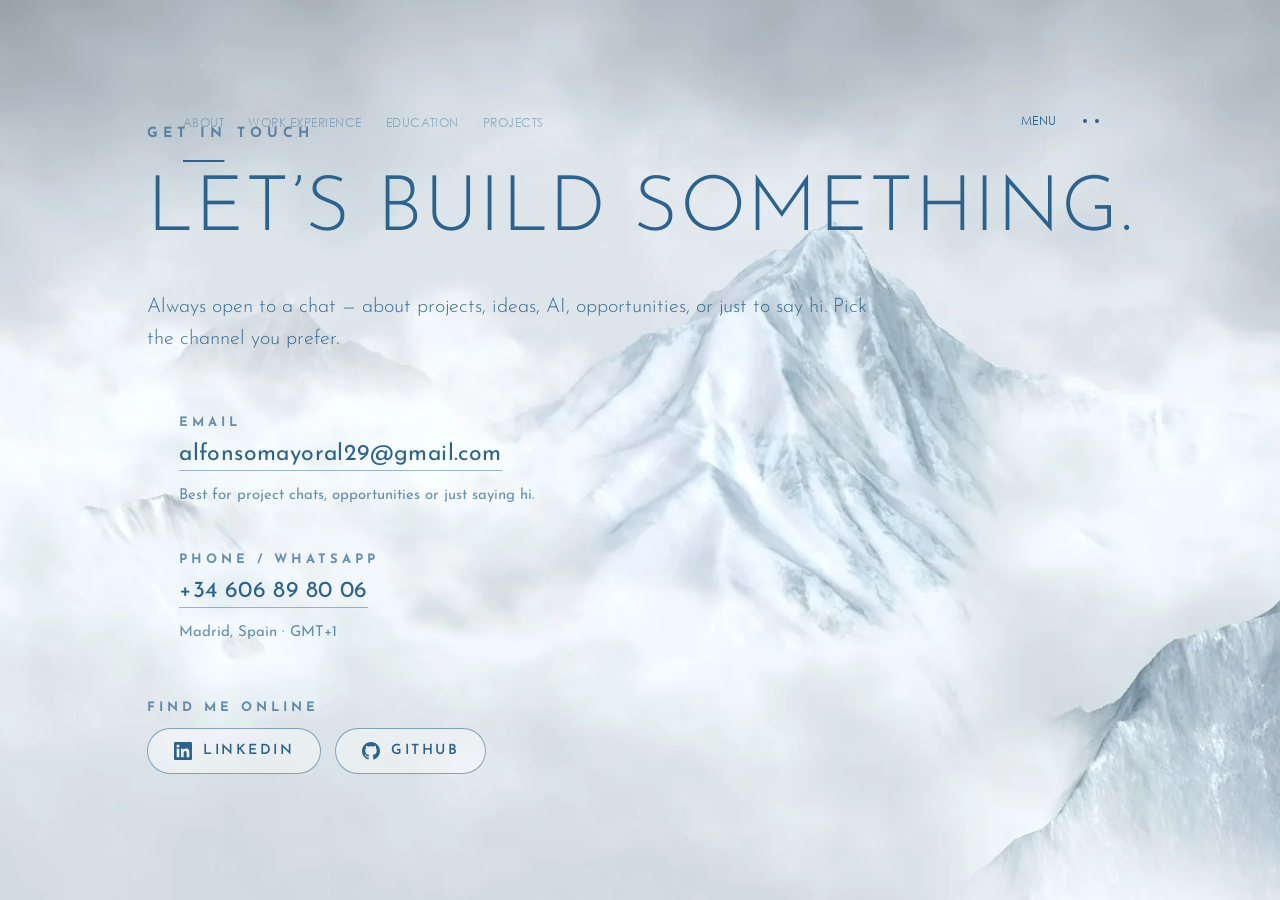
<file: contact/index.html>
<!DOCTYPE html><html lang="en"><head><link rel="preload" as="image" href="/assets/images/firma_mask.png"/><meta charSet="utf-8"/><meta name="viewport" content="width=device-width, initial-scale=1"/><link rel="stylesheet" href="/_next/static/chunks/0e31_tiwui55~.css" data-precedence="next"/><link rel="preload" as="script" fetchPriority="low" href="/_next/static/chunks/15xrurgzs99gv.js"/><script src="/_next/static/chunks/0y4l8fw-9nj__.js" async=""></script><script src="/_next/static/chunks/16g.ca89g7fib.js" async=""></script><script src="/_next/static/chunks/turbopack-04rnv4d84sf-9.js" async=""></script><script src="/_next/static/chunks/0dbhjjzl8qfwv.js" async=""></script><link rel="preload" href="/_astro/_slug_.B97dlsMJ.css" as="style"/><meta name="theme-color" content="#2d628c"/><title>Contact — Montfort Group</title><meta name="description" content="Reach out to Montfort Group — offices in Geneva, Dubai, and Singapore."/><meta name="keywords" content="keyword 2, keyword 2"/><meta name="robots" content="index, follow"/><meta name="astro-view-transitions-enabled" content="true"/><meta name="astro-view-transitions-fallback" content="swap"/><meta name="generator" content="Astro v5.2.6"/><meta property="og:title" content="Montfort Group"/><meta property="og:description" content="We are a global commodity trading company and asset investment company that trade in physical commodity, small commodity, downstream oil in UAE, Singapore, Switzerland."/><meta name="twitter:card" content="summary"/><meta name="twitter:title" content="Montfort Group"/><meta name="twitter:description" content="We are a global commodity trading company and asset investment company that trade in physical commodity, small commodity, downstream oil in UAE, Singapore, Switzerland."/><link rel="icon" type="image/png" sizes="32x32" href="/favicon-32.png"/><link rel="icon" type="image/png" sizes="512x512" href="/favicon-512.png"/><link rel="apple-touch-icon" sizes="180x180" href="/favicon-180.png"/><meta property="og:image" content="https://alfonsomayoral.vercel.app/favicon-512.png"/><meta property="og:image:width" content="512"/><meta property="og:image:height" content="512"/><meta name="twitter:image" content="https://alfonsomayoral.vercel.app/favicon-512.png"/><meta name="twitter:card" content="summary"/><link rel="stylesheet" href="/_astro/_slug_.B97dlsMJ.css"/><style>[data-astro-transition-scope="astro-smooz4hq-1"] { view-transition-name: none; }@layer astro { ::view-transition-old(none) { animation: none; opacity: 0; mix-blend-mode: normal; }::view-transition-new(none) { animation: none; mix-blend-mode: normal; }::view-transition-group(none) { animation: none } }</style><script type="module" src="/_astro/ClientRouter.astro_astro_type_script_index_0_lang.WONxKOw9.js"></script><script src="/_next/static/chunks/03~yq9q893hmn.js" noModule=""></script></head><body><div hidden=""><!--$--><!--/$--></div><div> <noscript><iframe src="https://www.googletagmanager.com/ns.html?id=GTM-5F3SQM6J" height="0" width="0" style="display:none;visibility:hidden"></iframe></noscript> <div data-astro-transition-persist="cursor" class="cursor" data-component="Cursor" data-astro-cid-x6vourwi> <div class="inner" data-astro-cid-x6vourwi> <div class="circle" data-astro-cid-x6vourwi></div> <div class="middle-dot" data-astro-cid-x6vourwi></div> <div class="dots dots-left" data-astro-cid-x6vourwi></div> <div class="dots dots-right" data-astro-cid-x6vourwi></div> </div> </div>  <header data-astro-transition-persist="header" id="header" data-theme="light" data-component="Header" data-astro-cid-4wsjtibl> <div class="grid container-menu" data-astro-cid-4wsjtibl> <nav class="tb:col-start-1 tb:col-end-25 dk:col-start-2 dk:col-end-24 ml:col-start-3 ml:col-end-23 lg:col-start-3 lg:col-end-23" data-astro-cid-4wsjtibl> <div class="menu-links-w" data-astro-cid-4wsjtibl> <ul data-astro-cid-4wsjtibl> <li data-astro-cid-4wsjtibl> <a href="/" data-astro-cid-4wsjtibl="true" class="nav-link"> <span data-astro-cid-4wsjtibl>About</span> </a> </li><li data-astro-cid-4wsjtibl> <a href="/work/" data-astro-cid-4wsjtibl="true" class="nav-link"> <span data-astro-cid-4wsjtibl>Work Experience</span> </a> </li><li data-astro-cid-4wsjtibl> <a href="/education/" data-astro-cid-4wsjtibl="true" class="nav-link"> <span data-astro-cid-4wsjtibl>Education</span> </a> </li><li data-astro-cid-4wsjtibl> <a href="/projects/" data-astro-cid-4wsjtibl="true" class="nav-link"> <span data-astro-cid-4wsjtibl>Projects</span> </a> </li> </ul> <div class="navbar" data-astro-cid-4wsjtibl></div> </div> <div class="menu-w" data-astro-cid-4wsjtibl>  <button class="menu-cta" data-astro-cid-4wsjtibl> <p data-astro-cid-4wsjtibl> <span data-astro-cid-4wsjtibl>Menu</span><span data-astro-cid-4wsjtibl>Menu</span> </p> <div class="dots-w" data-astro-cid-4wsjtibl> <div class="dot" data-astro-cid-4wsjtibl></div><div class="dot" data-astro-cid-4wsjtibl></div><div class="dot" data-astro-cid-4wsjtibl></div><div class="dot" data-astro-cid-4wsjtibl></div> </div> </button> </div> </nav> </div> </header>  <div data-astro-transition-persist="menu" class="montfort-menu" data-component="Menu" data-astro-cid-6fp6peiy> <div class="grid grid-nav" data-astro-cid-6fp6peiy> <nav class="col-start-1 col-end-5 tb:col-start-2 dk:col-start-5 lg:col-start-6 dk:col-end-14" data-astro-cid-6fp6peiy> <ul data-astro-cid-6fp6peiy> <li data-astro-cid-6fp6peiy> <a href="/" data-astro-cid-6fp6peiy="true" class="nav-link"> <div class="svg-container" data-astro-cid-6fp6peiy> <svg data-astro-cid-6fp6peiy="true" xmlns="http://www.w3.org/2000/svg" width="10" height="10" fill="none" viewBox="0 0 10 10" focusable="false" aria-hidden="true"><path fill="currentColor" d="M1 4.4a.6.6 0 0 0 0 1.2zm8.424 1.024a.6.6 0 0 0 0-.848L5.606.757a.6.6 0 1 0-.849.849L8.151 5 4.757 8.394a.6.6 0 1 0 .849.849zM1 5.6h8V4.4H1z"/></svg> </div> <div class="text-content" data-astro-cid-6fp6peiy> <span data-astro-cid-6fp6peiy>About</span> </div> </a> </li><li data-astro-cid-6fp6peiy> <a href="/work/" data-astro-cid-6fp6peiy="true" class="nav-link"> <div class="svg-container" data-astro-cid-6fp6peiy> <svg data-astro-cid-6fp6peiy="true" xmlns="http://www.w3.org/2000/svg" width="10" height="10" fill="none" viewBox="0 0 10 10" focusable="false" aria-hidden="true"><path fill="currentColor" d="M1 4.4a.6.6 0 0 0 0 1.2zm8.424 1.024a.6.6 0 0 0 0-.848L5.606.757a.6.6 0 1 0-.849.849L8.151 5 4.757 8.394a.6.6 0 1 0 .849.849zM1 5.6h8V4.4H1z"/></svg> </div> <div class="text-content" data-astro-cid-6fp6peiy> <span data-astro-cid-6fp6peiy>Work Experience</span> </div> </a> </li><li data-astro-cid-6fp6peiy> <a href="/education/" data-astro-cid-6fp6peiy="true" class="nav-link"> <div class="svg-container" data-astro-cid-6fp6peiy> <svg data-astro-cid-6fp6peiy="true" xmlns="http://www.w3.org/2000/svg" width="10" height="10" fill="none" viewBox="0 0 10 10" focusable="false" aria-hidden="true"><path fill="currentColor" d="M1 4.4a.6.6 0 0 0 0 1.2zm8.424 1.024a.6.6 0 0 0 0-.848L5.606.757a.6.6 0 1 0-.849.849L8.151 5 4.757 8.394a.6.6 0 1 0 .849.849zM1 5.6h8V4.4H1z"/></svg> </div> <div class="text-content" data-astro-cid-6fp6peiy> <span data-astro-cid-6fp6peiy>Education</span> </div> </a> </li><li data-astro-cid-6fp6peiy> <a href="/projects/" data-astro-cid-6fp6peiy="true" class="nav-link"> <div class="svg-container" data-astro-cid-6fp6peiy> <svg data-astro-cid-6fp6peiy="true" xmlns="http://www.w3.org/2000/svg" width="10" height="10" fill="none" viewBox="0 0 10 10" focusable="false" aria-hidden="true"><path fill="currentColor" d="M1 4.4a.6.6 0 0 0 0 1.2zm8.424 1.024a.6.6 0 0 0 0-.848L5.606.757a.6.6 0 1 0-.849.849L8.151 5 4.757 8.394a.6.6 0 1 0 .849.849zM1 5.6h8V4.4H1z"/></svg> </div> <div class="text-content" data-astro-cid-6fp6peiy> <span data-astro-cid-6fp6peiy>Projects</span> </div> </a> </li> </ul> </nav> </div> <div class="grid grid-terms" data-astro-cid-6fp6peiy> <div class="terms-w col-start-3 col-end-5 tb:col-start-1 tb:col-end-5 dk:col-start-3 dk:col-end-20 lg:col-start-4 lg:col-end-20" data-astro-cid-6fp6peiy> <ul data-astro-cid-6fp6peiy> <li class="terms-link" data-astro-cid-6fp6peiy> <a href="/contact/" data-astro-cid-6fp6peiy="true"> <span data-astro-cid-6fp6peiy>Contact</span> <span data-astro-cid-6fp6peiy>Contact</span> </a> </li> </ul> </div> </div> <div class="overlay" data-astro-cid-6fp6peiy></div> </div>  <div id="canvas-wrapper" data-astro-transition-persist="webgl" aria-hidden="true"> <canvas></canvas> </div>  <script type="module" src="/_astro/WebGL.astro_astro_type_script_index_0_lang.ClLv70z8.js"></script> <div data-astro-transition-persist="sound" class="buttons-container" data-theme="dark" data-component="Sound" data-astro-cid-epuvuop6> <div class="buttons-wrapper grid" data-astro-cid-epuvuop6> <div class="buttons-inner dk:col-start-2 dk:col-end-24 ml:col-start-3 ml:col-end-23 lg:col-start-3 lg:col-end-23" data-astro-cid-epuvuop6> <button id="scroll-top" class="scroll-top" data-astro-cid-epuvuop6> <svg data-astro-cid-epuvuop6="true" xmlns="http://www.w3.org/2000/svg" width="10" height="12" fill="none" viewBox="0 0 10 12" focusable="false" aria-hidden="true"><path fill="#2D628C" fill-rule="evenodd" d="M.87 3.982 4.464.386a.757.757 0 0 1 1.07 0L9.13 3.982a.757.757 0 1 1-1.07 1.07L5.757 2.748v8.331a.757.757 0 1 1-1.514 0V2.748L1.94 5.052a.757.757 0 1 1-1.07-1.07" clip-rule="evenodd" style="fill:#2d628c;fill:color(display-p3 .1765 .3843 .549);fill-opacity:1"/></svg> </button> <button class="sound" data-astro-cid-epuvuop6> <canvas id="sound-canvas" width="24" height="24" data-astro-cid-epuvuop6></canvas> </button> </div> </div> </div>   <main data-footer="none" data-scene="Homepage"><style id="contact-page-style">body{overflow:hidden!important;height:100vh!important;}html:has(#contact-overlay){background:#dde6ef url(/assets/images/mountain-hero.webp) center/cover no-repeat fixed!important;}html:has(#contact-overlay) body{background:transparent!important;}footer#footer{display:none!important;}.buttons-container{display:none!important;}main[data-scene="Homepage"] .topChapters > section:not(.hero){display:none!important;}main[data-scene="Homepage"] section.hero{height:100vh!important;min-height:100vh!important;}main[data-scene="Homepage"] section.hero .hero-inner > svg.logo,main[data-scene="Homepage"] section.hero .hero-inner > .scroll-to-cta{display:none!important;}main[data-scene="Homepage"] section.hero .hero-inner{height:100vh!important;display:flex!important;align-items:center;justify-content:flex-start;padding:0 9vw;box-sizing:border-box;}#contact-overlay{max-width:1400px;width:100%;position:relative;z-index:5;}#contact-overlay .eyebrow{font-size:14px;font-weight:700;letter-spacing:5px;text-transform:uppercase;color:#2D628C;opacity:0.7;margin:0 0 30px 0;font-family:'Josefin Sans','Century Gothic',sans-serif;}#contact-overlay h1{font-size:clamp(40px,6vw,88px);font-weight:300;letter-spacing:1.5px;text-transform:uppercase;line-height:1.05;color:#2D628C;margin:0 0 40px 0;font-family:'Josefin Sans','Century Gothic',sans-serif;white-space:nowrap;}#contact-overlay .lead{font-size:clamp(18px,1.6vw,24px);font-weight:300;line-height:1.55;max-width:720px;color:#2D628C;opacity:0.92;margin:0 0 60px 0;font-family:'Josefin Sans','Century Gothic',sans-serif;}#contact-overlay .grid{display:grid;grid-template-columns:repeat(auto-fit,minmax(320px,1fr));gap:46px 80px;margin-bottom:56px;}#contact-overlay .label{font-size:13px;font-weight:700;letter-spacing:4px;text-transform:uppercase;color:#2D628C;opacity:0.7;margin:0 0 14px 0;font-family:'Josefin Sans','Century Gothic',sans-serif;}#contact-overlay .value{font-size:clamp(20px,1.8vw,28px);font-weight:400;color:#2D628C;text-decoration:none;font-family:'Josefin Sans','Century Gothic',sans-serif;letter-spacing:0.4px;border-bottom:1.5px solid rgba(45,98,140,0.45);padding-bottom:4px;display:inline-block;transition:border-color 0.25s ease;}#contact-overlay .value:hover{border-bottom-color:#2D628C;}#contact-overlay .note{font-size:15px;color:#2D628C;opacity:0.7;margin:14px 0 0 0;line-height:1.5;font-family:'Josefin Sans','Century Gothic',sans-serif;}#contact-overlay .social{display:flex;gap:14px;flex-wrap:wrap;}#contact-overlay .social a{display:inline-flex;align-items:center;gap:11px;padding:13px 26px;border:1.5px solid rgba(45,98,140,0.55);border-radius:32px;color:#2D628C;text-decoration:none;background:rgba(255,255,255,0.4);backdrop-filter:blur(6px);font-family:'Josefin Sans','Century Gothic',sans-serif;font-size:14px;font-weight:600;letter-spacing:2.5px;text-transform:uppercase;transition:background 0.25s ease,border-color 0.25s ease;}#contact-overlay .social a:hover{background:rgba(255,255,255,0.75);border-color:#2D628C;}</style> <div class="topChapters" data-chapter="TopChapters" data-chapter-first="true"> <section class="hero" data-chapter="Hero" data-chapter-first="true" data-theme="dark" data-animation="Hero" data-astro-cid-226k2nfd> <div class="hero-inner" data-astro-cid-226k2nfd> <svg class="logo logo-mb" xmlns="http://www.w3.org/2000/svg" viewBox="0 0 500 280" focusable="false" aria-hidden="true" data-astro-cid-226k2nfd="true" style="max-width:none;width:min(90vw, 500px);height:auto;"><defs><mask id="firma-mb-mask"><image href="/assets/images/firma_mask.png" x="177" y="10" width="146" height="140"/></mask></defs><rect x="177" y="10" width="146" height="140" fill="#2D628C" mask="url(#firma-mb-mask)"/><line x1="60" y1="170" x2="440" y2="170" stroke="#2D628C" stroke-width="1.2" opacity="0.6"/><text x="250" y="220" font-family="'Josefin Sans','Century Gothic',sans-serif" font-size="42" font-weight="300" letter-spacing="4" fill="#2D628C" text-anchor="middle">ALFONSO MAYORAL</text><text x="250" y="262" font-family="'Josefin Sans','Century Gothic',sans-serif" font-size="22" font-weight="400" letter-spacing="6" fill="#2D628C" text-anchor="middle" opacity="0.75">BUILDING WITH PURPOSE</text></svg> <svg class="logo logo-dk" xmlns="http://www.w3.org/2000/svg" viewBox="0 0 800 200" focusable="false" aria-hidden="true" data-astro-cid-226k2nfd="true" style="max-width:none;width:min(90vw, 700px);height:auto;"><defs><mask id="firma-dk-mask"><image href="/assets/images/firma_mask.png" x="0" y="55" width="63" height="60"/></mask></defs><rect x="0" y="55" width="63" height="60" fill="#2D628C" mask="url(#firma-dk-mask)"/><line x1="88" y1="55" x2="88" y2="115" stroke="#2D628C" stroke-width="1.2" opacity="0.6"/><text x="115" y="105" font-family="'Josefin Sans','Century Gothic',sans-serif" font-size="56" font-weight="300" letter-spacing="3" fill="#2D628C">ALFONSO MAYORAL</text><text x="115" y="140" font-family="'Josefin Sans','Century Gothic',sans-serif" font-size="24" font-weight="400" letter-spacing="5" fill="#2D628C" opacity="0.75">BUILDING WITH PURPOSE</text></svg>
 <div class="scroll-to-cta" data-astro-cid-226k2nfd> <div class="scroll-to-cta-inner" data-astro-cid-226k2nfd> <div class="scroll-to-cta-content-mb" data-astro-cid-226k2nfd> <svg class="scroll-to-cta-icon" data-astro-cid-226k2nfd="true" xmlns="http://www.w3.org/2000/svg" width="10" height="15" fill="none" viewBox="0 0 10 15" focusable="false" aria-hidden="true"><path fill="currentColor" d="M5.65 1a.65.65 0 1 0-1.3 0zM4.54 14.46a.65.65 0 0 0 .92 0l4.136-4.137a.65.65 0 1 0-.919-.92L5 13.082 1.323 9.404a.65.65 0 0 0-.92.919zM4.35 1v13h1.3V1z"/></svg> <span class="fs-cta-s" data-astro-cid-226k2nfd>Swipe down</span> </div> <div class="scroll-to-cta-content-dk" data-astro-cid-226k2nfd> <span class="fs-cta-s" data-astro-cid-226k2nfd>Scroll down to discover</span> </div> </div> </div> <div id="contact-overlay"><p class="eyebrow">Get in touch</p><h1>Let&rsquo;s build something.</h1><p class="lead">Always open to a chat &mdash; about projects, ideas, AI, opportunities, or just to say hi. Pick the channel you prefer.</p><div class="grid"><div><p class="label">Email</p><a href="mailto:alfonsomayoral29@gmail.com" class="value">alfonsomayoral29@gmail.com</a><p class="note">Best for project chats, opportunities or just saying hi.</p></div><div><p class="label">Phone / WhatsApp</p><a href="tel:+34606898006" class="value">+34 606 89 80 06</a><p class="note">Madrid, Spain &middot; GMT+1</p></div></div><div><p class="label">Find me online</p><div class="social"><a href="https://www.linkedin.com/in/alfonsomayoral/" target="_blank" rel="noopener"><svg width="18" height="18" viewBox="0 0 24 24" fill="currentColor" aria-hidden="true"><path d="M20.447 20.452h-3.554v-5.569c0-1.328-.027-3.037-1.852-3.037-1.853 0-2.136 1.445-2.136 2.939v5.667H9.351V9h3.414v1.561h.046c.477-.9 1.637-1.85 3.37-1.85 3.601 0 4.267 2.37 4.267 5.455v6.286zM5.337 7.433a2.062 2.062 0 01-2.063-2.065 2.063 2.063 0 112.063 2.065zm1.782 13.019H3.555V9h3.564v11.452zM22.225 0H1.771C.792 0 0 .774 0 1.729v20.542C0 23.227.792 24 1.771 24h20.451C23.2 24 24 23.227 24 22.271V1.729C24 .774 23.2 0 22.222 0h.003z"/></svg><span>LinkedIn</span></a><a href="https://github.com/alfonsomayoral" target="_blank" rel="noopener"><svg width="18" height="18" viewBox="0 0 24 24" fill="currentColor" aria-hidden="true"><path d="M12 0c-6.626 0-12 5.373-12 12 0 5.302 3.438 9.8 8.207 11.387.599.111.793-.261.793-.577v-2.234c-3.338.726-4.033-1.416-4.033-1.416-.546-1.387-1.333-1.756-1.333-1.756-1.089-.745.083-.729.083-.729 1.205.084 1.839 1.237 1.839 1.237 1.07 1.834 2.807 1.304 3.492.997.107-.775.418-1.305.762-1.604-2.665-.305-5.467-1.334-5.467-5.931 0-1.311.469-2.381 1.236-3.221-.124-.303-.535-1.524.117-3.176 0 0 1.008-.322 3.301 1.23.957-.266 1.983-.399 3.003-.404 1.02.005 2.047.138 3.006.404 2.291-1.552 3.297-1.23 3.297-1.23.653 1.653.242 2.874.118 3.176.77.84 1.235 1.911 1.235 3.221 0 4.609-2.807 5.624-5.479 5.921.43.372.823 1.102.823 2.222v3.293c0 .319.192.694.801.576 4.765-1.589 8.199-6.086 8.199-11.386 0-6.627-5.373-12-12-12z"/></svg><span>GitHub</span></a></div></div></div></div> </section> <style>
	.logo-dk > path,
	.logo-dk > g,
	.scroll-to-cta {
		opacity: 0;
	}
</style>  <section class="astro-va4abrey" data-chapter="WhoWeAre" id="WhoWeAre" data-label="About me" data-astro-cid-va4abrey>
  <div class="grid" data-astro-cid-va4abrey>
    <div class="dk:col-start-4 dk:col-end-22 lg:col-start-5 lg:col-end-21 tb:col-start-1 tb:col-end-5">
      <p style="font-size:13px;font-weight:700;letter-spacing:4px;text-transform:uppercase;color:#2D628C;opacity:0.55;margin:0 0 28px 0;font-family:'Josefin Sans','Century Gothic',sans-serif;">About me</p>
      <h2 data-animation="Title" class="fs-h2 uppercase" data-astro-cid-va4abrey style="margin:0 0 50px 0;line-height:1.05;">Engineer by training, builder by instinct, student forever.</h2>
      <div style="display:grid;grid-template-columns:5fr 2fr;gap:60px;align-items:start;">
        <div style="color:#2D628C;font-family:'Josefin Sans','Century Gothic',sans-serif;font-size:19px;font-weight:300;line-height:1.65;">
          <p style="margin:0 0 22px 0;">I&rsquo;m an engineer who loves building things. I&rsquo;ve been taking computers apart since I was a kid, fascinated by how they worked, and I never really stopped. Today I work as a AI Engineer at <strong>Suntory Global Spirits</strong>, shipping enterprise AI to teams that depend on it daily. I&rsquo;m finishing my last year of Telecommunications Engineering at <strong>UC3M</strong>, after a year on exchange in <strong>California</strong> that ended on the <strong>Chancellor&rsquo;s Honor List</strong>. At night and on weekends I build my own projects &mdash; that&rsquo;s where most of my best work starts.</p>
          <p style="margin:0 0 22px 0;">One of those side projects became <strong>Spotter AI</strong>. It started from something I kept noticing: people juggling five or six health and fitness apps, paying a premium subscription for each one, and still ending up with shallow tracking and features that felt thin. I wanted a single, well-designed app that did the heavy lifting &mdash; so I built one. Spotter AI brings workouts, nutrition and fitness analysis into one mobile experience, powered by AI. It now reaches <strong>1,000+ downloads</strong> and <strong>400+ monthly active users</strong> across iOS and Android.</p>
          <p style="margin:0 0 22px 0;">Around the same time, a few friends and I noticed something else: at university, the people most excited about AI and shipping real things didn&rsquo;t really have a place to find each other. So we started <strong>AISC Madrid</strong> &mdash; the first European chapter of the AI Student Collective. The idea was to give back what we&rsquo;d been learning over the years: demystify the buzzword &ldquo;AI&rdquo;, teach its fundamentals, share the practical tools that actually move the needle today, and bring in speakers from the companies quietly changing the world.</p>
          <p style="margin:0;">I move fast across AI, full-stack and cloud &mdash; but speed isn&rsquo;t the point. What I actually care about is shipping things that matter, working with people I respect, and ending every week knowing a little more than I did at the start of it.</p>
        </div>
        <div style="display:flex;flex-direction:column;align-items:stretch;justify-content:flex-start;">
          <div style="width:100%;aspect-ratio:4/5;border-radius:14px;overflow:hidden;border:1px solid rgba(45,98,140,0.18);box-shadow:0 12px 36px rgba(45,98,140,0.16);background:rgba(255,255,255,0.4);">
            <img src="/assets/images/alfonso.webp" alt="Alfonso Mayoral" loading="lazy" decoding="async" style="width:100%;height:100%;object-fit:cover;object-position:center 85%;display:block;"/>
          </div>
          <div style="text-align:center;margin-top:18px;font-family:'Josefin Sans',sans-serif;color:#2D628C;">
            <div style="font-size:15px;font-weight:500;letter-spacing:1.5px;">Alfonso Mayoral</div>
            <div style="font-size:12px;opacity:0.7;letter-spacing:1px;margin-top:3px;text-transform:uppercase;">Madrid, Spain</div>
          </div>
        </div>
      </div>
    </div>
  </div>
  <style>
    @media (max-width: 900px) {
      [data-chapter="WhoWeAre"] [style*="grid-template-columns:2fr 1fr"] { grid-template-columns: 1fr !important; gap: 32px !important; }
    }
  </style>
</section>  <section class="astro-zdjhxtfb" data-chapter="WhatWeDo" id="WhatWeDo" data-label="What I do" data-astro-cid-zdjhxtfb>
  <style>
    .deeper-card.deeper-revealed { opacity: 1 !important; transform: translateX(0) !important; }
    .deeper-card.deeper-from-left.deeper-leaving { opacity: 0 !important; transform: translateX(340px) !important; }
    .deeper-card.deeper-from-right.deeper-leaving { opacity: 0 !important; transform: translateX(-340px) !important; }
    .deeper-card:hover { box-shadow: 0 20px 56px rgba(0,0,0,0.28), inset 0 1px 0 rgba(255,255,255,0.45); background: rgba(255,255,255,0.14); }
    .wid-heading-sticky h2, .wid-heading-sticky p { transition: color 0.3s ease; }
    @media (max-width: 900px) {
      .wid-stack-card { position: static !important; margin-bottom: 24px !important; padding: 28px 22px !important; }
      .wid-stack-card h3 { font-size: 26px !important; }
      .wid-heading-sticky { position: static !important; }
      .deeper-card { flex-direction: column !important; padding: 28px 24px !important; gap: 20px !important; transform: translateY(40px) !important; }
      .deeper-card.deeper-revealed { transform: translateY(0) !important; }
      .deeper-card h3 { font-size: 30px !important; }
      .deeper-card p { font-size: 16px !important; }
    }
  </style>

  <div class="wid-stage grid" style="position:relative;">
    <div class="dk:col-start-4 dk:col-end-22 lg:col-start-5 lg:col-end-21 tb:col-start-1 tb:col-end-5">
      <div class="wid-heading-sticky" style="position:sticky;top:120px;z-index:6;padding-top:6px;padding-bottom:36px;">
        <p style="font-size:18px;font-weight:700;letter-spacing:4px;text-transform:uppercase;color:#2D628C;opacity:0.7;margin:0 0 18px 0;font-family:'Josefin Sans','Century Gothic',sans-serif;">What I do</p>
        <h2 class="fs-h1 uppercase" data-astro-cid-zdjhxtfb style="margin:0 0 18px 0;line-height:1;font-size:64px;font-weight:300;letter-spacing:-0.5px;font-family:'Josefin Sans','Century Gothic',sans-serif;color:#2D628C;">Four areas of focus.</h2>
        <p style="font-size:21px;font-weight:300;font-style:italic;color:#2D628C;opacity:0.78;margin:0;font-family:'Josefin Sans','Century Gothic',sans-serif;max-width:880px;line-height:1.5;">Tech and non-tech blended together. I work across AI engineering, full-stack development, cloud infrastructure and community &mdash; because shipping real products needs all four.</p>
      </div>
      <div class="wid-stack-card" style="position:sticky;top:340px;width:100%;margin-bottom:46vh;background:rgba(255,255,255,0.10);backdrop-filter:blur(28px) saturate(180%);-webkit-backdrop-filter:blur(28px) saturate(180%);border:1px solid rgba(255,255,255,0.32);border-radius:20px;padding:44px 52px;box-shadow:0 16px 48px rgba(45,98,140,0.18), inset 0 1px 0 rgba(255,255,255,0.35);font-family:'Josefin Sans','Century Gothic',sans-serif;color:#1a3a52;">
      <h3 style="font-size:38px;font-weight:500;letter-spacing:1px;text-transform:uppercase;margin:0 0 22px 0;line-height:1.1;">AI & Agentic Systems</h3>
      <p style="font-size:19px;font-weight:300;line-height:1.65;margin:0 0 26px 0;max-width:880px;opacity:0.92;">Designing and shipping enterprise-grade AI in production. MCP servers that connect ChatGPT Enterprise to internal systems through OAuth + OBO flows, data piped through Microsoft Fabric and BigQuery, multi-tool agentic workflows used every day by 200+ commercial users at Suntory. RAG pipelines, FastMCP, the OpenAI Agents SDK, and the operational rigor to keep it all up.</p>
      <div><span style="display:inline-block;font-size:13px;font-weight:400;letter-spacing:1.5px;padding:7px 14px;margin:0 8px 8px 0;border:1px solid rgba(255,255,255,0.45);border-radius:18px;color:#fff;background:rgba(255,255,255,0.08);">MCP</span><span style="display:inline-block;font-size:13px;font-weight:400;letter-spacing:1.5px;padding:7px 14px;margin:0 8px 8px 0;border:1px solid rgba(255,255,255,0.45);border-radius:18px;color:#fff;background:rgba(255,255,255,0.08);">FastMCP</span><span style="display:inline-block;font-size:13px;font-weight:400;letter-spacing:1.5px;padding:7px 14px;margin:0 8px 8px 0;border:1px solid rgba(255,255,255,0.45);border-radius:18px;color:#fff;background:rgba(255,255,255,0.08);">OpenAI Agents SDK</span><span style="display:inline-block;font-size:13px;font-weight:400;letter-spacing:1.5px;padding:7px 14px;margin:0 8px 8px 0;border:1px solid rgba(255,255,255,0.45);border-radius:18px;color:#fff;background:rgba(255,255,255,0.08);">RAG</span><span style="display:inline-block;font-size:13px;font-weight:400;letter-spacing:1.5px;padding:7px 14px;margin:0 8px 8px 0;border:1px solid rgba(255,255,255,0.45);border-radius:18px;color:#fff;background:rgba(255,255,255,0.08);">LLMOps</span><span style="display:inline-block;font-size:13px;font-weight:400;letter-spacing:1.5px;padding:7px 14px;margin:0 8px 8px 0;border:1px solid rgba(255,255,255,0.45);border-radius:18px;color:#fff;background:rgba(255,255,255,0.08);">Azure AKS</span></div>
    </div><div class="wid-stack-card" style="position:sticky;top:420px;width:100%;margin-bottom:46vh;background:rgba(255,255,255,0.10);backdrop-filter:blur(28px) saturate(180%);-webkit-backdrop-filter:blur(28px) saturate(180%);border:1px solid rgba(255,255,255,0.32);border-radius:20px;padding:44px 52px;box-shadow:0 16px 48px rgba(45,98,140,0.18), inset 0 1px 0 rgba(255,255,255,0.35);font-family:'Josefin Sans','Century Gothic',sans-serif;color:#1a3a52;">
      <h3 style="font-size:38px;font-weight:500;letter-spacing:1px;text-transform:uppercase;margin:0 0 22px 0;line-height:1.1;">Full-Stack & Mobile</h3>
      <p style="font-size:19px;font-weight:300;line-height:1.65;margin:0 0 26px 0;max-width:880px;opacity:0.92;">Shipping consumer products end to end. Founder of Spotter AI &mdash; a TypeScript + React Native + Expo + Supabase mobile app live on the App Store and Play Store with 1,000+ downloads and 400+ monthly active users. Product discovery, onboarding flows, monetisation with RevenueCat, analytics, push notifications, and a custom liquid-glass UI. Fast, full-stack, finished.</p>
      <div><span style="display:inline-block;font-size:13px;font-weight:400;letter-spacing:1.5px;padding:7px 14px;margin:0 8px 8px 0;border:1px solid rgba(255,255,255,0.45);border-radius:18px;color:#fff;background:rgba(255,255,255,0.08);">TypeScript</span><span style="display:inline-block;font-size:13px;font-weight:400;letter-spacing:1.5px;padding:7px 14px;margin:0 8px 8px 0;border:1px solid rgba(255,255,255,0.45);border-radius:18px;color:#fff;background:rgba(255,255,255,0.08);">React Native</span><span style="display:inline-block;font-size:13px;font-weight:400;letter-spacing:1.5px;padding:7px 14px;margin:0 8px 8px 0;border:1px solid rgba(255,255,255,0.45);border-radius:18px;color:#fff;background:rgba(255,255,255,0.08);">Expo</span><span style="display:inline-block;font-size:13px;font-weight:400;letter-spacing:1.5px;padding:7px 14px;margin:0 8px 8px 0;border:1px solid rgba(255,255,255,0.45);border-radius:18px;color:#fff;background:rgba(255,255,255,0.08);">React</span><span style="display:inline-block;font-size:13px;font-weight:400;letter-spacing:1.5px;padding:7px 14px;margin:0 8px 8px 0;border:1px solid rgba(255,255,255,0.45);border-radius:18px;color:#fff;background:rgba(255,255,255,0.08);">Next.js</span><span style="display:inline-block;font-size:13px;font-weight:400;letter-spacing:1.5px;padding:7px 14px;margin:0 8px 8px 0;border:1px solid rgba(255,255,255,0.45);border-radius:18px;color:#fff;background:rgba(255,255,255,0.08);">Node.js</span><span style="display:inline-block;font-size:13px;font-weight:400;letter-spacing:1.5px;padding:7px 14px;margin:0 8px 8px 0;border:1px solid rgba(255,255,255,0.45);border-radius:18px;color:#fff;background:rgba(255,255,255,0.08);">Supabase</span><span style="display:inline-block;font-size:13px;font-weight:400;letter-spacing:1.5px;padding:7px 14px;margin:0 8px 8px 0;border:1px solid rgba(255,255,255,0.45);border-radius:18px;color:#fff;background:rgba(255,255,255,0.08);">PostgreSQL</span></div>
    </div><div class="wid-stack-card" style="position:sticky;top:500px;width:100%;margin-bottom:46vh;background:rgba(255,255,255,0.10);backdrop-filter:blur(28px) saturate(180%);-webkit-backdrop-filter:blur(28px) saturate(180%);border:1px solid rgba(255,255,255,0.32);border-radius:20px;padding:44px 52px;box-shadow:0 16px 48px rgba(45,98,140,0.18), inset 0 1px 0 rgba(255,255,255,0.35);font-family:'Josefin Sans','Century Gothic',sans-serif;color:#1a3a52;">
      <h3 style="font-size:38px;font-weight:500;letter-spacing:1px;text-transform:uppercase;margin:0 0 22px 0;line-height:1.1;">Cloud & DevOps</h3>
      <p style="font-size:19px;font-weight:300;line-height:1.65;margin:0 0 26px 0;max-width:880px;opacity:0.92;">Production deployments that stay up. I design and deploy on Microsoft Azure &mdash; AKS, Kubernetes, Docker, Azure SQL, Azure DevOps and GitHub Actions. I write the CI/CD that gets enterprise AI from a branch into production reliably, with security, observability and rollback strategies baked in from day one, not bolted on at the end.</p>
      <div><span style="display:inline-block;font-size:13px;font-weight:400;letter-spacing:1.5px;padding:7px 14px;margin:0 8px 8px 0;border:1px solid rgba(255,255,255,0.45);border-radius:18px;color:#fff;background:rgba(255,255,255,0.08);">Azure</span><span style="display:inline-block;font-size:13px;font-weight:400;letter-spacing:1.5px;padding:7px 14px;margin:0 8px 8px 0;border:1px solid rgba(255,255,255,0.45);border-radius:18px;color:#fff;background:rgba(255,255,255,0.08);">AKS</span><span style="display:inline-block;font-size:13px;font-weight:400;letter-spacing:1.5px;padding:7px 14px;margin:0 8px 8px 0;border:1px solid rgba(255,255,255,0.45);border-radius:18px;color:#fff;background:rgba(255,255,255,0.08);">Docker</span><span style="display:inline-block;font-size:13px;font-weight:400;letter-spacing:1.5px;padding:7px 14px;margin:0 8px 8px 0;border:1px solid rgba(255,255,255,0.45);border-radius:18px;color:#fff;background:rgba(255,255,255,0.08);">Kubernetes</span><span style="display:inline-block;font-size:13px;font-weight:400;letter-spacing:1.5px;padding:7px 14px;margin:0 8px 8px 0;border:1px solid rgba(255,255,255,0.45);border-radius:18px;color:#fff;background:rgba(255,255,255,0.08);">Azure DevOps</span><span style="display:inline-block;font-size:13px;font-weight:400;letter-spacing:1.5px;padding:7px 14px;margin:0 8px 8px 0;border:1px solid rgba(255,255,255,0.45);border-radius:18px;color:#fff;background:rgba(255,255,255,0.08);">Azure Pipelines</span><span style="display:inline-block;font-size:13px;font-weight:400;letter-spacing:1.5px;padding:7px 14px;margin:0 8px 8px 0;border:1px solid rgba(255,255,255,0.45);border-radius:18px;color:#fff;background:rgba(255,255,255,0.08);">GitHub Actions</span></div>
    </div><div class="wid-stack-card" style="position:sticky;top:580px;width:100%;margin-bottom:46vh;background:rgba(255,255,255,0.10);backdrop-filter:blur(28px) saturate(180%);-webkit-backdrop-filter:blur(28px) saturate(180%);border:1px solid rgba(255,255,255,0.32);border-radius:20px;padding:44px 52px;box-shadow:0 16px 48px rgba(45,98,140,0.18), inset 0 1px 0 rgba(255,255,255,0.35);font-family:'Josefin Sans','Century Gothic',sans-serif;color:#1a3a52;">
      <h3 style="font-size:38px;font-weight:500;letter-spacing:1px;text-transform:uppercase;margin:0 0 22px 0;line-height:1.1;">Builder & Community</h3>
      <p style="font-size:19px;font-weight:300;line-height:1.65;margin:0 0 26px 0;max-width:880px;opacity:0.92;">Founder of Spotter AI. Co-founder, Vice President and Event Director of AISC Madrid &mdash; the first European chapter of the AI Student Collective, now the most active student association at UC3M with 300+ members, officially recognised and backed by 7 US chapters. I run workshops, hackathons and expert talks. I love what happens when you put curious builders in the same room and give them a reason to ship together.</p>
      <div><span style="display:inline-block;font-size:13px;font-weight:400;letter-spacing:1.5px;padding:7px 14px;margin:0 8px 8px 0;border:1px solid rgba(255,255,255,0.45);border-radius:18px;color:#fff;background:rgba(255,255,255,0.08);">Founding</span><span style="display:inline-block;font-size:13px;font-weight:400;letter-spacing:1.5px;padding:7px 14px;margin:0 8px 8px 0;border:1px solid rgba(255,255,255,0.45);border-radius:18px;color:#fff;background:rgba(255,255,255,0.08);">Community</span><span style="display:inline-block;font-size:13px;font-weight:400;letter-spacing:1.5px;padding:7px 14px;margin:0 8px 8px 0;border:1px solid rgba(255,255,255,0.45);border-radius:18px;color:#fff;background:rgba(255,255,255,0.08);">Workshops</span><span style="display:inline-block;font-size:13px;font-weight:400;letter-spacing:1.5px;padding:7px 14px;margin:0 8px 8px 0;border:1px solid rgba(255,255,255,0.45);border-radius:18px;color:#fff;background:rgba(255,255,255,0.08);">Hackathons</span><span style="display:inline-block;font-size:13px;font-weight:400;letter-spacing:1.5px;padding:7px 14px;margin:0 8px 8px 0;border:1px solid rgba(255,255,255,0.45);border-radius:18px;color:#fff;background:rgba(255,255,255,0.08);">Public Speaking</span></div>
    </div>
    </div>
  </div>

  <div class="grid" style="margin-top:60px;padding-bottom:50px;">
    <div class="dk:col-start-4 dk:col-end-22 lg:col-start-5 lg:col-end-21 tb:col-start-1 tb:col-end-5">
      <p style="font-size:16px;font-weight:700;letter-spacing:5px;text-transform:uppercase;color:#fff;opacity:0.85;margin:0 0 22px 0;font-family:'Josefin Sans','Century Gothic',sans-serif;">Go deeper</p>
      <h2 class="fs-h1 uppercase" style="margin:0 0 60px 0;line-height:1;font-size:96px;font-weight:300;letter-spacing:-1px;font-family:'Josefin Sans','Century Gothic',sans-serif;color:#fff;">The full story.</h2>
      <div style="display:flex;flex-direction:column;gap:36px;">
        <a href="/work/" class="deeper-card deeper-from-left" style="display:flex;align-items:center;gap:48px;padding:48px 56px;background:rgba(255,255,255,0.08);backdrop-filter:blur(28px) saturate(180%);-webkit-backdrop-filter:blur(28px) saturate(180%);border:1px solid rgba(255,255,255,0.30);border-radius:20px;text-decoration:none;color:#fff;font-family:'Josefin Sans','Century Gothic',sans-serif;box-shadow:0 12px 36px rgba(0,0,0,0.18), inset 0 1px 0 rgba(255,255,255,0.30);opacity:0;transform:translateX(-340px);transition:opacity 1.2s cubic-bezier(.2,.7,.2,1), transform 1.2s cubic-bezier(.2,.7,.2,1), box-shadow 0.3s, background 0.3s;">
      <div style="flex:0 0 96px;display:flex;align-items:center;justify-content:center;">
        <svg width="68" height="68" viewBox="0 0 24 24" fill="none" stroke="#fff" stroke-width="1.2" stroke-linecap="round" stroke-linejoin="round" style="opacity:0.92;"><rect x="2" y="7" width="20" height="14" rx="2"/><path d="M16 7V5a2 2 0 0 0-2-2h-4a2 2 0 0 0-2 2v2"/></svg>
      </div>
      <div style="flex:1;">
        <p style="font-size:17px;font-weight:600;letter-spacing:3px;opacity:0.8;text-transform:uppercase;margin:0 0 16px 0;color:#fff;">Software & AI Engineer</p>
        <h3 style="font-size:46px;font-weight:500;letter-spacing:1px;text-transform:uppercase;margin:0 0 20px 0;line-height:1.05;color:#fff;">Work Experience</h3>
        <p style="font-size:21px;font-weight:300;line-height:1.6;margin:0 0 22px 0;max-width:820px;opacity:0.95;color:#fff;">My path as a Software and AI Engineer. Currently shipping enterprise AI as AI Engineer at Suntory Global Spirits &mdash; production MCPs powering 200+ commercial users every day. Before that, SAP consulting at Campus S.W., a Talentum scholarship at Telefónica, and student leadership across AISC chapters. Six roles, one consistent direction: build, ship, learn.</p>
        <span style="display:inline-block;font-size:14px;font-weight:600;letter-spacing:2.5px;text-transform:uppercase;border-bottom:1px solid #fff;padding-bottom:3px;color:#fff;">Visit this section &rarr;</span>
      </div>
    </a><a href="/education/" class="deeper-card deeper-from-right" style="display:flex;align-items:center;gap:48px;padding:48px 56px;background:rgba(255,255,255,0.08);backdrop-filter:blur(28px) saturate(180%);-webkit-backdrop-filter:blur(28px) saturate(180%);border:1px solid rgba(255,255,255,0.30);border-radius:20px;text-decoration:none;color:#fff;font-family:'Josefin Sans','Century Gothic',sans-serif;box-shadow:0 12px 36px rgba(0,0,0,0.18), inset 0 1px 0 rgba(255,255,255,0.30);opacity:0;transform:translateX(340px);transition:opacity 1.2s cubic-bezier(.2,.7,.2,1), transform 1.2s cubic-bezier(.2,.7,.2,1), box-shadow 0.3s, background 0.3s;">
      <div style="flex:0 0 96px;display:flex;align-items:center;justify-content:center;">
        <svg width="68" height="68" viewBox="0 0 24 24" fill="none" stroke="#fff" stroke-width="1.2" stroke-linecap="round" stroke-linejoin="round" style="opacity:0.92;"><path d="M22 10v6M2 10l10-5 10 5-10 5z"/><path d="M6 12v5c3 3 9 3 12 0v-5"/></svg>
      </div>
      <div style="flex:1;">
        <p style="font-size:17px;font-weight:600;letter-spacing:3px;opacity:0.8;text-transform:uppercase;margin:0 0 16px 0;color:#fff;">UC3M + UC Riverside</p>
        <h3 style="font-size:46px;font-weight:500;letter-spacing:1px;text-transform:uppercase;margin:0 0 20px 0;line-height:1.05;color:#fff;">Education</h3>
        <p style="font-size:21px;font-weight:300;line-height:1.6;margin:0 0 22px 0;max-width:820px;opacity:0.95;color:#fff;">My academic story. Five years of Telecommunications Technology Engineering at UC3M, sitting among the top 10 of the class, plus an exchange year at UC Riverside that ended on the Chancellor&rsquo;s Honor List. Coursework split across AI, computer vision, networks, hardware and software architecture. Full breakdown inside.</p>
        <span style="display:inline-block;font-size:14px;font-weight:600;letter-spacing:2.5px;text-transform:uppercase;border-bottom:1px solid #fff;padding-bottom:3px;color:#fff;">Visit this section &rarr;</span>
      </div>
    </a><a href="/projects/" class="deeper-card deeper-from-left" style="display:flex;align-items:center;gap:48px;padding:48px 56px;background:rgba(255,255,255,0.08);backdrop-filter:blur(28px) saturate(180%);-webkit-backdrop-filter:blur(28px) saturate(180%);border:1px solid rgba(255,255,255,0.30);border-radius:20px;text-decoration:none;color:#fff;font-family:'Josefin Sans','Century Gothic',sans-serif;box-shadow:0 12px 36px rgba(0,0,0,0.18), inset 0 1px 0 rgba(255,255,255,0.30);opacity:0;transform:translateX(-340px);transition:opacity 1.2s cubic-bezier(.2,.7,.2,1), transform 1.2s cubic-bezier(.2,.7,.2,1), box-shadow 0.3s, background 0.3s;">
      <div style="flex:0 0 96px;display:flex;align-items:center;justify-content:center;">
        <svg width="68" height="68" viewBox="0 0 24 24" fill="none" stroke="#fff" stroke-width="1.2" stroke-linecap="round" stroke-linejoin="round" style="opacity:0.92;"><rect x="3" y="3" width="7" height="7" rx="1"/><rect x="14" y="3" width="7" height="7" rx="1"/><rect x="3" y="14" width="7" height="7" rx="1"/><rect x="14" y="14" width="7" height="7" rx="1"/></svg>
      </div>
      <div style="flex:1;">
        <p style="font-size:17px;font-weight:600;letter-spacing:3px;opacity:0.8;text-transform:uppercase;margin:0 0 16px 0;color:#fff;">Side projects</p>
        <h3 style="font-size:46px;font-weight:500;letter-spacing:1px;text-transform:uppercase;margin:0 0 20px 0;line-height:1.05;color:#fff;">Built from scratch.</h3>
        <p style="font-size:21px;font-weight:300;line-height:1.6;margin:0 0 22px 0;max-width:820px;opacity:0.95;color:#fff;">I love building things on my own &mdash; late nights, weekends, the occasional all-nighter. Most start as a &ldquo;what if?&rdquo; and end up shipped to real users. Have a look at what came out.</p>
        <span style="display:inline-block;font-size:14px;font-weight:600;letter-spacing:2.5px;text-transform:uppercase;border-bottom:1px solid #fff;padding-bottom:3px;color:#fff;">Visit this section &rarr;</span>
      </div>
    </a>
      </div>
    </div>
  </div>

  <script>
  (function() {
    // Go deeper card reveal/leave animations
    const cards = document.querySelectorAll('.deeper-card');
    if (cards.length) {
      const obs = new IntersectionObserver((entries) => {
        entries.forEach((e) => {
          if (e.isIntersecting && e.intersectionRatio > 0.1) {
            e.target.classList.add('deeper-revealed');
            e.target.classList.remove('deeper-leaving');
          } else if (!e.isIntersecting && e.boundingClientRect.top < 0) {
            e.target.classList.add('deeper-leaving');
            e.target.classList.remove('deeper-revealed');
          } else if (!e.isIntersecting && e.boundingClientRect.top > 0) {
            e.target.classList.remove('deeper-revealed');
            e.target.classList.remove('deeper-leaving');
          }
        });
      }, { threshold: [0, 0.1, 0.5, 1] });
      cards.forEach((c) => obs.observe(c));
    }

    // Sticky heading: color transition blue->white + fade-out at end of stage
    const stage = document.querySelector('.wid-stage');
    const heading = document.querySelector('.wid-heading-sticky');
    if (!stage || !heading) return;
    const texts = heading.querySelectorAll('p, h2');
    let ticking = false;
    function lerp(a, b, t) { return Math.round(a + (b - a) * t); }
    function update() {
      const rect = stage.getBoundingClientRect();
      const totalScroll = rect.height - window.innerHeight;
      const progress = totalScroll > 0 ? Math.max(0, Math.min(1, -rect.top / totalScroll)) : 0;
      let r = 45, g = 98, b = 140;
      if (progress > 0.55) {
        const t = Math.min(1, (progress - 0.55) / 0.20);
        r = lerp(45, 255, t); g = lerp(98, 255, t); b = lerp(140, 255, t);
      }
      const color = `rgb(${r}, ${g}, ${b})`;
      let opacity = 1;
      if (progress > 0.78) {
        opacity = Math.max(0, 1 - (progress - 0.78) / 0.22);
      }
      texts.forEach(el => { el.style.color = color; });
      heading.style.opacity = opacity;
      ticking = false;
    }
    function onScroll() { if (!ticking) { requestAnimationFrame(update); ticking = true; } }
    window.addEventListener('scroll', onScroll, { passive: true });
    window.addEventListener('resize', onScroll);
    update();
  })();
  </script>
</section><section class="astro-5vnrzpll" data-chapter="GlobalConnectivity" id="GlobalConnectivity" data-label="Global connectivity" data-theme-chapters="dark" data-cursor="draggable" data-cursor-down="dragging" data-animation="GlobalConnectivity" data-astro-cid-5vnrzpll> <div class="grid" data-astro-cid-5vnrzpll> <h2 class="fs-h2 uppercase montfort-navy-blue-2 tb:col-end-4 dk:col-start-7 dk:col-end-22 lg:col-start-10" data-label="Global connectivity" data-astro-cid-5vnrzpll> Based in Madrid. Building global. </h2> </div><p class="fs-cta-s uppercase" data-point data-longitude="-3.703790" data-latitude="40.416775" data-astro-cid-u35nqrgz> <span data-astro-cid-u35nqrgz> Madrid </span> </p><div class="grid" data-astro-cid-5vnrzpll style="margin-top:40px;position:relative;z-index:5;">
  <div class="dk:col-start-4 dk:col-end-22 lg:col-start-5 lg:col-end-21 tb:col-start-1 tb:col-end-5" style="color:#fff;font-family:'Josefin Sans','Century Gothic',sans-serif;">
    <p style="font-size:11px;font-weight:700;letter-spacing:4px;opacity:0.75;text-transform:uppercase;margin:0 0 22px 0;">Tech stack</p>
    <div style="display:grid;grid-template-columns:repeat(8,1fr);gap:14px;">
      <div class="skill-card" style="display:flex;flex-direction:column;align-items:center;justify-content:center;padding:20px 10px;background:rgba(255,255,255,0.06);backdrop-filter:blur(14px) saturate(180%);-webkit-backdrop-filter:blur(14px) saturate(180%);border:1px solid rgba(255,255,255,0.18);border-radius:14px;transition:transform 0.3s, background 0.3s;min-height:96px;" onmouseover="this.style.transform='translateY(-4px)';this.style.background='rgba(255,255,255,0.12)';" onmouseout="this.style.transform='translateY(0)';this.style.background='rgba(255,255,255,0.06)';">
      <div style="margin-bottom:10px;display:flex;align-items:center;justify-content:center;height:36px;"><img src="https://cdn.simpleicons.org/python/FFFFFF" alt="" style="width:36px;height:36px;object-fit:contain;opacity:0.92;display:block;" loading="lazy" onerror="this.style.display='none';this.nextElementSibling.style.display='flex';"/><div style="display:none;width:36px;height:36px;align-items:center;justify-content:center;font-size:15px;font-weight:600;color:#fff;letter-spacing:0.5px;font-family:'Josefin Sans',sans-serif;border:1px solid rgba(255,255,255,0.4);border-radius:8px;">P</div></div>
      <span style="font-size:12px;font-weight:400;color:#fff;letter-spacing:0.5px;font-family:'Josefin Sans','Century Gothic',sans-serif;text-align:center;opacity:0.95;line-height:1.2;">Python</span>
    </div><div class="skill-card" style="display:flex;flex-direction:column;align-items:center;justify-content:center;padding:20px 10px;background:rgba(255,255,255,0.06);backdrop-filter:blur(14px) saturate(180%);-webkit-backdrop-filter:blur(14px) saturate(180%);border:1px solid rgba(255,255,255,0.18);border-radius:14px;transition:transform 0.3s, background 0.3s;min-height:96px;" onmouseover="this.style.transform='translateY(-4px)';this.style.background='rgba(255,255,255,0.12)';" onmouseout="this.style.transform='translateY(0)';this.style.background='rgba(255,255,255,0.06)';">
      <div style="margin-bottom:10px;display:flex;align-items:center;justify-content:center;height:36px;"><img src="https://cdn.simpleicons.org/typescript/FFFFFF" alt="" style="width:36px;height:36px;object-fit:contain;opacity:0.92;display:block;" loading="lazy" onerror="this.style.display='none';this.nextElementSibling.style.display='flex';"/><div style="display:none;width:36px;height:36px;align-items:center;justify-content:center;font-size:15px;font-weight:600;color:#fff;letter-spacing:0.5px;font-family:'Josefin Sans',sans-serif;border:1px solid rgba(255,255,255,0.4);border-radius:8px;">T</div></div>
      <span style="font-size:12px;font-weight:400;color:#fff;letter-spacing:0.5px;font-family:'Josefin Sans','Century Gothic',sans-serif;text-align:center;opacity:0.95;line-height:1.2;">TypeScript</span>
    </div><div class="skill-card" style="display:flex;flex-direction:column;align-items:center;justify-content:center;padding:20px 10px;background:rgba(255,255,255,0.06);backdrop-filter:blur(14px) saturate(180%);-webkit-backdrop-filter:blur(14px) saturate(180%);border:1px solid rgba(255,255,255,0.18);border-radius:14px;transition:transform 0.3s, background 0.3s;min-height:96px;" onmouseover="this.style.transform='translateY(-4px)';this.style.background='rgba(255,255,255,0.12)';" onmouseout="this.style.transform='translateY(0)';this.style.background='rgba(255,255,255,0.06)';">
      <div style="margin-bottom:10px;display:flex;align-items:center;justify-content:center;height:36px;"><img src="https://cdn.simpleicons.org/javascript/FFFFFF" alt="" style="width:36px;height:36px;object-fit:contain;opacity:0.92;display:block;" loading="lazy" onerror="this.style.display='none';this.nextElementSibling.style.display='flex';"/><div style="display:none;width:36px;height:36px;align-items:center;justify-content:center;font-size:15px;font-weight:600;color:#fff;letter-spacing:0.5px;font-family:'Josefin Sans',sans-serif;border:1px solid rgba(255,255,255,0.4);border-radius:8px;">J</div></div>
      <span style="font-size:12px;font-weight:400;color:#fff;letter-spacing:0.5px;font-family:'Josefin Sans','Century Gothic',sans-serif;text-align:center;opacity:0.95;line-height:1.2;">JavaScript</span>
    </div><div class="skill-card" style="display:flex;flex-direction:column;align-items:center;justify-content:center;padding:20px 10px;background:rgba(255,255,255,0.06);backdrop-filter:blur(14px) saturate(180%);-webkit-backdrop-filter:blur(14px) saturate(180%);border:1px solid rgba(255,255,255,0.18);border-radius:14px;transition:transform 0.3s, background 0.3s;min-height:96px;" onmouseover="this.style.transform='translateY(-4px)';this.style.background='rgba(255,255,255,0.12)';" onmouseout="this.style.transform='translateY(0)';this.style.background='rgba(255,255,255,0.06)';">
      <div style="margin-bottom:10px;display:flex;align-items:center;justify-content:center;height:36px;"><img src="https://cdn.simpleicons.org/postgresql/FFFFFF" alt="" style="width:36px;height:36px;object-fit:contain;opacity:0.92;display:block;" loading="lazy" onerror="this.style.display='none';this.nextElementSibling.style.display='flex';"/><div style="display:none;width:36px;height:36px;align-items:center;justify-content:center;font-size:15px;font-weight:600;color:#fff;letter-spacing:0.5px;font-family:'Josefin Sans',sans-serif;border:1px solid rgba(255,255,255,0.4);border-radius:8px;">S</div></div>
      <span style="font-size:12px;font-weight:400;color:#fff;letter-spacing:0.5px;font-family:'Josefin Sans','Century Gothic',sans-serif;text-align:center;opacity:0.95;line-height:1.2;">SQL</span>
    </div><div class="skill-card" style="display:flex;flex-direction:column;align-items:center;justify-content:center;padding:20px 10px;background:rgba(255,255,255,0.06);backdrop-filter:blur(14px) saturate(180%);-webkit-backdrop-filter:blur(14px) saturate(180%);border:1px solid rgba(255,255,255,0.18);border-radius:14px;transition:transform 0.3s, background 0.3s;min-height:96px;" onmouseover="this.style.transform='translateY(-4px)';this.style.background='rgba(255,255,255,0.12)';" onmouseout="this.style.transform='translateY(0)';this.style.background='rgba(255,255,255,0.06)';">
      <div style="margin-bottom:10px;display:flex;align-items:center;justify-content:center;height:36px;"><img src="https://cdn.simpleicons.org/cplusplus/FFFFFF" alt="" style="width:36px;height:36px;object-fit:contain;opacity:0.92;display:block;" loading="lazy" onerror="this.style.display='none';this.nextElementSibling.style.display='flex';"/><div style="display:none;width:36px;height:36px;align-items:center;justify-content:center;font-size:15px;font-weight:600;color:#fff;letter-spacing:0.5px;font-family:'Josefin Sans',sans-serif;border:1px solid rgba(255,255,255,0.4);border-radius:8px;">C</div></div>
      <span style="font-size:12px;font-weight:400;color:#fff;letter-spacing:0.5px;font-family:'Josefin Sans','Century Gothic',sans-serif;text-align:center;opacity:0.95;line-height:1.2;">C/C++</span>
    </div><div class="skill-card" style="display:flex;flex-direction:column;align-items:center;justify-content:center;padding:20px 10px;background:rgba(255,255,255,0.06);backdrop-filter:blur(14px) saturate(180%);-webkit-backdrop-filter:blur(14px) saturate(180%);border:1px solid rgba(255,255,255,0.18);border-radius:14px;transition:transform 0.3s, background 0.3s;min-height:96px;" onmouseover="this.style.transform='translateY(-4px)';this.style.background='rgba(255,255,255,0.12)';" onmouseout="this.style.transform='translateY(0)';this.style.background='rgba(255,255,255,0.06)';">
      <div style="margin-bottom:10px;display:flex;align-items:center;justify-content:center;height:36px;"><img src="https://cdn.simpleicons.org/openjdk/FFFFFF" alt="" style="width:36px;height:36px;object-fit:contain;opacity:0.92;display:block;" loading="lazy" onerror="this.style.display='none';this.nextElementSibling.style.display='flex';"/><div style="display:none;width:36px;height:36px;align-items:center;justify-content:center;font-size:15px;font-weight:600;color:#fff;letter-spacing:0.5px;font-family:'Josefin Sans',sans-serif;border:1px solid rgba(255,255,255,0.4);border-radius:8px;">J</div></div>
      <span style="font-size:12px;font-weight:400;color:#fff;letter-spacing:0.5px;font-family:'Josefin Sans','Century Gothic',sans-serif;text-align:center;opacity:0.95;line-height:1.2;">Java</span>
    </div><div class="skill-card" style="display:flex;flex-direction:column;align-items:center;justify-content:center;padding:20px 10px;background:rgba(255,255,255,0.06);backdrop-filter:blur(14px) saturate(180%);-webkit-backdrop-filter:blur(14px) saturate(180%);border:1px solid rgba(255,255,255,0.18);border-radius:14px;transition:transform 0.3s, background 0.3s;min-height:96px;" onmouseover="this.style.transform='translateY(-4px)';this.style.background='rgba(255,255,255,0.12)';" onmouseout="this.style.transform='translateY(0)';this.style.background='rgba(255,255,255,0.06)';">
      <div style="margin-bottom:10px;display:flex;align-items:center;justify-content:center;height:36px;"><img src="https://cdn.simpleicons.org/react/FFFFFF" alt="" style="width:36px;height:36px;object-fit:contain;opacity:0.92;display:block;" loading="lazy" onerror="this.style.display='none';this.nextElementSibling.style.display='flex';"/><div style="display:none;width:36px;height:36px;align-items:center;justify-content:center;font-size:15px;font-weight:600;color:#fff;letter-spacing:0.5px;font-family:'Josefin Sans',sans-serif;border:1px solid rgba(255,255,255,0.4);border-radius:8px;">R</div></div>
      <span style="font-size:12px;font-weight:400;color:#fff;letter-spacing:0.5px;font-family:'Josefin Sans','Century Gothic',sans-serif;text-align:center;opacity:0.95;line-height:1.2;">React</span>
    </div><div class="skill-card" style="display:flex;flex-direction:column;align-items:center;justify-content:center;padding:20px 10px;background:rgba(255,255,255,0.06);backdrop-filter:blur(14px) saturate(180%);-webkit-backdrop-filter:blur(14px) saturate(180%);border:1px solid rgba(255,255,255,0.18);border-radius:14px;transition:transform 0.3s, background 0.3s;min-height:96px;" onmouseover="this.style.transform='translateY(-4px)';this.style.background='rgba(255,255,255,0.12)';" onmouseout="this.style.transform='translateY(0)';this.style.background='rgba(255,255,255,0.06)';">
      <div style="margin-bottom:10px;display:flex;align-items:center;justify-content:center;height:36px;"><img src="https://cdn.simpleicons.org/nextdotjs/FFFFFF" alt="" style="width:36px;height:36px;object-fit:contain;opacity:0.92;display:block;" loading="lazy" onerror="this.style.display='none';this.nextElementSibling.style.display='flex';"/><div style="display:none;width:36px;height:36px;align-items:center;justify-content:center;font-size:15px;font-weight:600;color:#fff;letter-spacing:0.5px;font-family:'Josefin Sans',sans-serif;border:1px solid rgba(255,255,255,0.4);border-radius:8px;">N</div></div>
      <span style="font-size:12px;font-weight:400;color:#fff;letter-spacing:0.5px;font-family:'Josefin Sans','Century Gothic',sans-serif;text-align:center;opacity:0.95;line-height:1.2;">Next.js</span>
    </div><div class="skill-card" style="display:flex;flex-direction:column;align-items:center;justify-content:center;padding:20px 10px;background:rgba(255,255,255,0.06);backdrop-filter:blur(14px) saturate(180%);-webkit-backdrop-filter:blur(14px) saturate(180%);border:1px solid rgba(255,255,255,0.18);border-radius:14px;transition:transform 0.3s, background 0.3s;min-height:96px;" onmouseover="this.style.transform='translateY(-4px)';this.style.background='rgba(255,255,255,0.12)';" onmouseout="this.style.transform='translateY(0)';this.style.background='rgba(255,255,255,0.06)';">
      <div style="margin-bottom:10px;display:flex;align-items:center;justify-content:center;height:36px;"><img src="https://cdn.simpleicons.org/expo/FFFFFF" alt="" style="width:36px;height:36px;object-fit:contain;opacity:0.92;display:block;" loading="lazy" onerror="this.style.display='none';this.nextElementSibling.style.display='flex';"/><div style="display:none;width:36px;height:36px;align-items:center;justify-content:center;font-size:15px;font-weight:600;color:#fff;letter-spacing:0.5px;font-family:'Josefin Sans',sans-serif;border:1px solid rgba(255,255,255,0.4);border-radius:8px;">R</div></div>
      <span style="font-size:12px;font-weight:400;color:#fff;letter-spacing:0.5px;font-family:'Josefin Sans','Century Gothic',sans-serif;text-align:center;opacity:0.95;line-height:1.2;">React Native</span>
    </div><div class="skill-card" style="display:flex;flex-direction:column;align-items:center;justify-content:center;padding:20px 10px;background:rgba(255,255,255,0.06);backdrop-filter:blur(14px) saturate(180%);-webkit-backdrop-filter:blur(14px) saturate(180%);border:1px solid rgba(255,255,255,0.18);border-radius:14px;transition:transform 0.3s, background 0.3s;min-height:96px;" onmouseover="this.style.transform='translateY(-4px)';this.style.background='rgba(255,255,255,0.12)';" onmouseout="this.style.transform='translateY(0)';this.style.background='rgba(255,255,255,0.06)';">
      <div style="margin-bottom:10px;display:flex;align-items:center;justify-content:center;height:36px;"><img src="https://cdn.simpleicons.org/nodedotjs/FFFFFF" alt="" style="width:36px;height:36px;object-fit:contain;opacity:0.92;display:block;" loading="lazy" onerror="this.style.display='none';this.nextElementSibling.style.display='flex';"/><div style="display:none;width:36px;height:36px;align-items:center;justify-content:center;font-size:15px;font-weight:600;color:#fff;letter-spacing:0.5px;font-family:'Josefin Sans',sans-serif;border:1px solid rgba(255,255,255,0.4);border-radius:8px;">N</div></div>
      <span style="font-size:12px;font-weight:400;color:#fff;letter-spacing:0.5px;font-family:'Josefin Sans','Century Gothic',sans-serif;text-align:center;opacity:0.95;line-height:1.2;">Node.js</span>
    </div><div class="skill-card" style="display:flex;flex-direction:column;align-items:center;justify-content:center;padding:20px 10px;background:rgba(255,255,255,0.06);backdrop-filter:blur(14px) saturate(180%);-webkit-backdrop-filter:blur(14px) saturate(180%);border:1px solid rgba(255,255,255,0.18);border-radius:14px;transition:transform 0.3s, background 0.3s;min-height:96px;" onmouseover="this.style.transform='translateY(-4px)';this.style.background='rgba(255,255,255,0.12)';" onmouseout="this.style.transform='translateY(0)';this.style.background='rgba(255,255,255,0.06)';">
      <div style="margin-bottom:10px;display:flex;align-items:center;justify-content:center;height:36px;"><img src="https://cdn.simpleicons.org/tailwindcss/FFFFFF" alt="" style="width:36px;height:36px;object-fit:contain;opacity:0.92;display:block;" loading="lazy" onerror="this.style.display='none';this.nextElementSibling.style.display='flex';"/><div style="display:none;width:36px;height:36px;align-items:center;justify-content:center;font-size:15px;font-weight:600;color:#fff;letter-spacing:0.5px;font-family:'Josefin Sans',sans-serif;border:1px solid rgba(255,255,255,0.4);border-radius:8px;">T</div></div>
      <span style="font-size:12px;font-weight:400;color:#fff;letter-spacing:0.5px;font-family:'Josefin Sans','Century Gothic',sans-serif;text-align:center;opacity:0.95;line-height:1.2;">Tailwind CSS</span>
    </div><div class="skill-card" style="display:flex;flex-direction:column;align-items:center;justify-content:center;padding:20px 10px;background:rgba(255,255,255,0.06);backdrop-filter:blur(14px) saturate(180%);-webkit-backdrop-filter:blur(14px) saturate(180%);border:1px solid rgba(255,255,255,0.18);border-radius:14px;transition:transform 0.3s, background 0.3s;min-height:96px;" onmouseover="this.style.transform='translateY(-4px)';this.style.background='rgba(255,255,255,0.12)';" onmouseout="this.style.transform='translateY(0)';this.style.background='rgba(255,255,255,0.06)';">
      <div style="margin-bottom:10px;display:flex;align-items:center;justify-content:center;height:36px;"><img src="https://cdn.simpleicons.org/pytorch/FFFFFF" alt="" style="width:36px;height:36px;object-fit:contain;opacity:0.92;display:block;" loading="lazy" onerror="this.style.display='none';this.nextElementSibling.style.display='flex';"/><div style="display:none;width:36px;height:36px;align-items:center;justify-content:center;font-size:15px;font-weight:600;color:#fff;letter-spacing:0.5px;font-family:'Josefin Sans',sans-serif;border:1px solid rgba(255,255,255,0.4);border-radius:8px;">P</div></div>
      <span style="font-size:12px;font-weight:400;color:#fff;letter-spacing:0.5px;font-family:'Josefin Sans','Century Gothic',sans-serif;text-align:center;opacity:0.95;line-height:1.2;">PyTorch</span>
    </div><div class="skill-card" style="display:flex;flex-direction:column;align-items:center;justify-content:center;padding:20px 10px;background:rgba(255,255,255,0.06);backdrop-filter:blur(14px) saturate(180%);-webkit-backdrop-filter:blur(14px) saturate(180%);border:1px solid rgba(255,255,255,0.18);border-radius:14px;transition:transform 0.3s, background 0.3s;min-height:96px;" onmouseover="this.style.transform='translateY(-4px)';this.style.background='rgba(255,255,255,0.12)';" onmouseout="this.style.transform='translateY(0)';this.style.background='rgba(255,255,255,0.06)';">
      <div style="margin-bottom:10px;display:flex;align-items:center;justify-content:center;height:36px;"><svg viewBox="0 0 24 24" fill="#fff" xmlns="http://www.w3.org/2000/svg" width="36" height="36"><path d="M22.282 9.821a5.985 5.985 0 0 0-.516-4.91 6.046 6.046 0 0 0-6.51-2.9A6.065 6.065 0 0 0 4.981 4.18a5.985 5.985 0 0 0-3.998 2.9 6.046 6.046 0 0 0 .743 7.097 5.98 5.98 0 0 0 .51 4.911 6.051 6.051 0 0 0 6.515 2.9A5.985 5.985 0 0 0 13.26 24a6.056 6.056 0 0 0 5.772-4.206 5.99 5.99 0 0 0 3.997-2.9 6.056 6.056 0 0 0-.747-7.073zM13.26 22.43a4.476 4.476 0 0 1-2.876-1.04l.141-.081 4.779-2.758a.795.795 0 0 0 .392-.681v-6.737l2.02 1.168a.071.071 0 0 1 .038.052v5.583a4.504 4.504 0 0 1-4.494 4.494zM3.6 18.304a4.47 4.47 0 0 1-.535-3.014l.142.085 4.783 2.759a.771.771 0 0 0 .78 0l5.843-3.369v2.332a.08.08 0 0 1-.033.062L9.74 19.95a4.5 4.5 0 0 1-6.14-1.646zM2.34 7.896a4.485 4.485 0 0 1 2.366-1.973V11.6a.766.766 0 0 0 .388.676l5.815 3.355-2.02 1.168a.076.076 0 0 1-.071 0l-4.83-2.786A4.504 4.504 0 0 1 2.34 7.872zm16.597 3.855l-5.833-3.387L15.119 7.2a.076.076 0 0 1 .071 0l4.83 2.791a4.494 4.494 0 0 1-.676 8.105v-5.678a.79.79 0 0 0-.407-.667zm2.01-3.023l-.141-.085-4.774-2.782a.776.776 0 0 0-.785 0L9.409 9.23V6.897a.066.066 0 0 1 .028-.061l4.83-2.787a4.5 4.5 0 0 1 6.68 4.66zm-12.64 4.135l-2.02-1.164a.08.08 0 0 1-.038-.057V6.075a4.5 4.5 0 0 1 7.375-3.453l-.142.08L8.704 5.46a.795.795 0 0 0-.393.681zm1.097-2.365l2.602-1.5 2.607 1.5v2.999l-2.597 1.5-2.607-1.5z"/></svg></div>
      <span style="font-size:12px;font-weight:400;color:#fff;letter-spacing:0.5px;font-family:'Josefin Sans','Century Gothic',sans-serif;text-align:center;opacity:0.95;line-height:1.2;">OpenAI</span>
    </div><div class="skill-card" style="display:flex;flex-direction:column;align-items:center;justify-content:center;padding:20px 10px;background:rgba(255,255,255,0.06);backdrop-filter:blur(14px) saturate(180%);-webkit-backdrop-filter:blur(14px) saturate(180%);border:1px solid rgba(255,255,255,0.18);border-radius:14px;transition:transform 0.3s, background 0.3s;min-height:96px;" onmouseover="this.style.transform='translateY(-4px)';this.style.background='rgba(255,255,255,0.12)';" onmouseout="this.style.transform='translateY(0)';this.style.background='rgba(255,255,255,0.06)';">
      <div style="margin-bottom:10px;display:flex;align-items:center;justify-content:center;height:36px;"><svg viewBox="0 0 24 24" fill="none" stroke="#fff" stroke-width="1.8" stroke-linecap="round" stroke-linejoin="round" xmlns="http://www.w3.org/2000/svg" width="36" height="36"><path d="M13 2L4 14h7l-1 8 9-12h-7l1-8z"/></svg></div>
      <span style="font-size:12px;font-weight:400;color:#fff;letter-spacing:0.5px;font-family:'Josefin Sans','Century Gothic',sans-serif;text-align:center;opacity:0.95;line-height:1.2;">FastMCP</span>
    </div><div class="skill-card" style="display:flex;flex-direction:column;align-items:center;justify-content:center;padding:20px 10px;background:rgba(255,255,255,0.06);backdrop-filter:blur(14px) saturate(180%);-webkit-backdrop-filter:blur(14px) saturate(180%);border:1px solid rgba(255,255,255,0.18);border-radius:14px;transition:transform 0.3s, background 0.3s;min-height:96px;" onmouseover="this.style.transform='translateY(-4px)';this.style.background='rgba(255,255,255,0.12)';" onmouseout="this.style.transform='translateY(0)';this.style.background='rgba(255,255,255,0.06)';">
      <div style="margin-bottom:10px;display:flex;align-items:center;justify-content:center;height:36px;"><img src="https://cdn.simpleicons.org/supabase/FFFFFF" alt="" style="width:36px;height:36px;object-fit:contain;opacity:0.92;display:block;" loading="lazy" onerror="this.style.display='none';this.nextElementSibling.style.display='flex';"/><div style="display:none;width:36px;height:36px;align-items:center;justify-content:center;font-size:15px;font-weight:600;color:#fff;letter-spacing:0.5px;font-family:'Josefin Sans',sans-serif;border:1px solid rgba(255,255,255,0.4);border-radius:8px;">S</div></div>
      <span style="font-size:12px;font-weight:400;color:#fff;letter-spacing:0.5px;font-family:'Josefin Sans','Century Gothic',sans-serif;text-align:center;opacity:0.95;line-height:1.2;">Supabase</span>
    </div><div class="skill-card" style="display:flex;flex-direction:column;align-items:center;justify-content:center;padding:20px 10px;background:rgba(255,255,255,0.06);backdrop-filter:blur(14px) saturate(180%);-webkit-backdrop-filter:blur(14px) saturate(180%);border:1px solid rgba(255,255,255,0.18);border-radius:14px;transition:transform 0.3s, background 0.3s;min-height:96px;" onmouseover="this.style.transform='translateY(-4px)';this.style.background='rgba(255,255,255,0.12)';" onmouseout="this.style.transform='translateY(0)';this.style.background='rgba(255,255,255,0.06)';">
      <div style="margin-bottom:10px;display:flex;align-items:center;justify-content:center;height:36px;"><img src="https://cdn.simpleicons.org/googlebigquery/FFFFFF" alt="" style="width:36px;height:36px;object-fit:contain;opacity:0.92;display:block;" loading="lazy" onerror="this.style.display='none';this.nextElementSibling.style.display='flex';"/><div style="display:none;width:36px;height:36px;align-items:center;justify-content:center;font-size:15px;font-weight:600;color:#fff;letter-spacing:0.5px;font-family:'Josefin Sans',sans-serif;border:1px solid rgba(255,255,255,0.4);border-radius:8px;">BQ</div></div>
      <span style="font-size:12px;font-weight:400;color:#fff;letter-spacing:0.5px;font-family:'Josefin Sans','Century Gothic',sans-serif;text-align:center;opacity:0.95;line-height:1.2;">BigQuery</span>
    </div><div class="skill-card" style="display:flex;flex-direction:column;align-items:center;justify-content:center;padding:20px 10px;background:rgba(255,255,255,0.06);backdrop-filter:blur(14px) saturate(180%);-webkit-backdrop-filter:blur(14px) saturate(180%);border:1px solid rgba(255,255,255,0.18);border-radius:14px;transition:transform 0.3s, background 0.3s;min-height:96px;" onmouseover="this.style.transform='translateY(-4px)';this.style.background='rgba(255,255,255,0.12)';" onmouseout="this.style.transform='translateY(0)';this.style.background='rgba(255,255,255,0.06)';">
      <div style="margin-bottom:10px;display:flex;align-items:center;justify-content:center;height:36px;"><img src="https://cdn.simpleicons.org/postgresql/FFFFFF" alt="" style="width:36px;height:36px;object-fit:contain;opacity:0.92;display:block;" loading="lazy" onerror="this.style.display='none';this.nextElementSibling.style.display='flex';"/><div style="display:none;width:36px;height:36px;align-items:center;justify-content:center;font-size:15px;font-weight:600;color:#fff;letter-spacing:0.5px;font-family:'Josefin Sans',sans-serif;border:1px solid rgba(255,255,255,0.4);border-radius:8px;">P</div></div>
      <span style="font-size:12px;font-weight:400;color:#fff;letter-spacing:0.5px;font-family:'Josefin Sans','Century Gothic',sans-serif;text-align:center;opacity:0.95;line-height:1.2;">PostgreSQL</span>
    </div><div class="skill-card" style="display:flex;flex-direction:column;align-items:center;justify-content:center;padding:20px 10px;background:rgba(255,255,255,0.06);backdrop-filter:blur(14px) saturate(180%);-webkit-backdrop-filter:blur(14px) saturate(180%);border:1px solid rgba(255,255,255,0.18);border-radius:14px;transition:transform 0.3s, background 0.3s;min-height:96px;" onmouseover="this.style.transform='translateY(-4px)';this.style.background='rgba(255,255,255,0.12)';" onmouseout="this.style.transform='translateY(0)';this.style.background='rgba(255,255,255,0.06)';">
      <div style="margin-bottom:10px;display:flex;align-items:center;justify-content:center;height:36px;"><svg width="36" height="36" viewBox="0 0 24 24" fill="#FFFFFF" style="opacity:0.92;display:block;" aria-hidden="true"><path d="M13.05 4.24L6.56 18.05L2 18l5.09-8.76zm.7 1.09L22 19.76H6.74l9.3-1.66l-4.87-5.79z"/></svg><div style="display:none;width:36px;height:36px;align-items:center;justify-content:center;font-size:15px;font-weight:600;color:#fff;letter-spacing:0.5px;font-family:'Josefin Sans',sans-serif;border:1px solid rgba(255,255,255,0.4);border-radius:8px;">M</div></div>
      <span style="font-size:12px;font-weight:400;color:#fff;letter-spacing:0.5px;font-family:'Josefin Sans','Century Gothic',sans-serif;text-align:center;opacity:0.95;line-height:1.2;">Microsoft Azure</span>
    </div><div class="skill-card" style="display:flex;flex-direction:column;align-items:center;justify-content:center;padding:20px 10px;background:rgba(255,255,255,0.06);backdrop-filter:blur(14px) saturate(180%);-webkit-backdrop-filter:blur(14px) saturate(180%);border:1px solid rgba(255,255,255,0.18);border-radius:14px;transition:transform 0.3s, background 0.3s;min-height:96px;" onmouseover="this.style.transform='translateY(-4px)';this.style.background='rgba(255,255,255,0.12)';" onmouseout="this.style.transform='translateY(0)';this.style.background='rgba(255,255,255,0.06)';">
      <div style="margin-bottom:10px;display:flex;align-items:center;justify-content:center;height:36px;"><img src="https://cdn.simpleicons.org/docker/FFFFFF" alt="" style="width:36px;height:36px;object-fit:contain;opacity:0.92;display:block;" loading="lazy" onerror="this.style.display='none';this.nextElementSibling.style.display='flex';"/><div style="display:none;width:36px;height:36px;align-items:center;justify-content:center;font-size:15px;font-weight:600;color:#fff;letter-spacing:0.5px;font-family:'Josefin Sans',sans-serif;border:1px solid rgba(255,255,255,0.4);border-radius:8px;">D</div></div>
      <span style="font-size:12px;font-weight:400;color:#fff;letter-spacing:0.5px;font-family:'Josefin Sans','Century Gothic',sans-serif;text-align:center;opacity:0.95;line-height:1.2;">Docker</span>
    </div><div class="skill-card" style="display:flex;flex-direction:column;align-items:center;justify-content:center;padding:20px 10px;background:rgba(255,255,255,0.06);backdrop-filter:blur(14px) saturate(180%);-webkit-backdrop-filter:blur(14px) saturate(180%);border:1px solid rgba(255,255,255,0.18);border-radius:14px;transition:transform 0.3s, background 0.3s;min-height:96px;" onmouseover="this.style.transform='translateY(-4px)';this.style.background='rgba(255,255,255,0.12)';" onmouseout="this.style.transform='translateY(0)';this.style.background='rgba(255,255,255,0.06)';">
      <div style="margin-bottom:10px;display:flex;align-items:center;justify-content:center;height:36px;"><img src="https://cdn.simpleicons.org/kubernetes/FFFFFF" alt="" style="width:36px;height:36px;object-fit:contain;opacity:0.92;display:block;" loading="lazy" onerror="this.style.display='none';this.nextElementSibling.style.display='flex';"/><div style="display:none;width:36px;height:36px;align-items:center;justify-content:center;font-size:15px;font-weight:600;color:#fff;letter-spacing:0.5px;font-family:'Josefin Sans',sans-serif;border:1px solid rgba(255,255,255,0.4);border-radius:8px;">K</div></div>
      <span style="font-size:12px;font-weight:400;color:#fff;letter-spacing:0.5px;font-family:'Josefin Sans','Century Gothic',sans-serif;text-align:center;opacity:0.95;line-height:1.2;">Kubernetes</span>
    </div><div class="skill-card" style="display:flex;flex-direction:column;align-items:center;justify-content:center;padding:20px 10px;background:rgba(255,255,255,0.06);backdrop-filter:blur(14px) saturate(180%);-webkit-backdrop-filter:blur(14px) saturate(180%);border:1px solid rgba(255,255,255,0.18);border-radius:14px;transition:transform 0.3s, background 0.3s;min-height:96px;" onmouseover="this.style.transform='translateY(-4px)';this.style.background='rgba(255,255,255,0.12)';" onmouseout="this.style.transform='translateY(0)';this.style.background='rgba(255,255,255,0.06)';">
      <div style="margin-bottom:10px;display:flex;align-items:center;justify-content:center;height:36px;"><img src="https://cdn.simpleicons.org/github/FFFFFF" alt="" style="width:36px;height:36px;object-fit:contain;opacity:0.92;display:block;" loading="lazy" onerror="this.style.display='none';this.nextElementSibling.style.display='flex';"/><div style="display:none;width:36px;height:36px;align-items:center;justify-content:center;font-size:15px;font-weight:600;color:#fff;letter-spacing:0.5px;font-family:'Josefin Sans',sans-serif;border:1px solid rgba(255,255,255,0.4);border-radius:8px;">G</div></div>
      <span style="font-size:12px;font-weight:400;color:#fff;letter-spacing:0.5px;font-family:'Josefin Sans','Century Gothic',sans-serif;text-align:center;opacity:0.95;line-height:1.2;">GitHub</span>
    </div><div class="skill-card" style="display:flex;flex-direction:column;align-items:center;justify-content:center;padding:20px 10px;background:rgba(255,255,255,0.06);backdrop-filter:blur(14px) saturate(180%);-webkit-backdrop-filter:blur(14px) saturate(180%);border:1px solid rgba(255,255,255,0.18);border-radius:14px;transition:transform 0.3s, background 0.3s;min-height:96px;" onmouseover="this.style.transform='translateY(-4px)';this.style.background='rgba(255,255,255,0.12)';" onmouseout="this.style.transform='translateY(0)';this.style.background='rgba(255,255,255,0.06)';">
      <div style="margin-bottom:10px;display:flex;align-items:center;justify-content:center;height:36px;"><img src="https://cdn.simpleicons.org/git/FFFFFF" alt="" style="width:36px;height:36px;object-fit:contain;opacity:0.92;display:block;" loading="lazy" onerror="this.style.display='none';this.nextElementSibling.style.display='flex';"/><div style="display:none;width:36px;height:36px;align-items:center;justify-content:center;font-size:15px;font-weight:600;color:#fff;letter-spacing:0.5px;font-family:'Josefin Sans',sans-serif;border:1px solid rgba(255,255,255,0.4);border-radius:8px;">G</div></div>
      <span style="font-size:12px;font-weight:400;color:#fff;letter-spacing:0.5px;font-family:'Josefin Sans','Century Gothic',sans-serif;text-align:center;opacity:0.95;line-height:1.2;">Git</span>
    </div><div class="skill-card" style="display:flex;flex-direction:column;align-items:center;justify-content:center;padding:20px 10px;background:rgba(255,255,255,0.06);backdrop-filter:blur(14px) saturate(180%);-webkit-backdrop-filter:blur(14px) saturate(180%);border:1px solid rgba(255,255,255,0.18);border-radius:14px;transition:transform 0.3s, background 0.3s;min-height:96px;" onmouseover="this.style.transform='translateY(-4px)';this.style.background='rgba(255,255,255,0.12)';" onmouseout="this.style.transform='translateY(0)';this.style.background='rgba(255,255,255,0.06)';">
      <div style="margin-bottom:10px;display:flex;align-items:center;justify-content:center;height:36px;"><img src="https://cdn.simpleicons.org/npm/FFFFFF" alt="" style="width:36px;height:36px;object-fit:contain;opacity:0.92;display:block;" loading="lazy" onerror="this.style.display='none';this.nextElementSibling.style.display='flex';"/><div style="display:none;width:36px;height:36px;align-items:center;justify-content:center;font-size:15px;font-weight:600;color:#fff;letter-spacing:0.5px;font-family:'Josefin Sans',sans-serif;border:1px solid rgba(255,255,255,0.4);border-radius:8px;">n</div></div>
      <span style="font-size:12px;font-weight:400;color:#fff;letter-spacing:0.5px;font-family:'Josefin Sans','Century Gothic',sans-serif;text-align:center;opacity:0.95;line-height:1.2;">npm</span>
    </div><div class="skill-card" style="display:flex;flex-direction:column;align-items:center;justify-content:center;padding:20px 10px;background:rgba(255,255,255,0.06);backdrop-filter:blur(14px) saturate(180%);-webkit-backdrop-filter:blur(14px) saturate(180%);border:1px solid rgba(255,255,255,0.18);border-radius:14px;transition:transform 0.3s, background 0.3s;min-height:96px;" onmouseover="this.style.transform='translateY(-4px)';this.style.background='rgba(255,255,255,0.12)';" onmouseout="this.style.transform='translateY(0)';this.style.background='rgba(255,255,255,0.06)';">
      <div style="margin-bottom:10px;display:flex;align-items:center;justify-content:center;height:36px;"><img src="https://cdn.simpleicons.org/vercel/FFFFFF" alt="" style="width:36px;height:36px;object-fit:contain;opacity:0.92;display:block;" loading="lazy" onerror="this.style.display='none';this.nextElementSibling.style.display='flex';"/><div style="display:none;width:36px;height:36px;align-items:center;justify-content:center;font-size:15px;font-weight:600;color:#fff;letter-spacing:0.5px;font-family:'Josefin Sans',sans-serif;border:1px solid rgba(255,255,255,0.4);border-radius:8px;">V</div></div>
      <span style="font-size:12px;font-weight:400;color:#fff;letter-spacing:0.5px;font-family:'Josefin Sans','Century Gothic',sans-serif;text-align:center;opacity:0.95;line-height:1.2;">Vercel</span>
    </div>
    </div>
  </div>
</div>
</div>
</div>
  </div>
</div> <p class="fs-cta-s uppercase" data-point data-longitude="-3.703790" data-latitude="40.416775" data-astro-cid-u35nqrgz> <span data-astro-cid-u35nqrgz> Madrid </span> </p> </section> </main>  <footer data-astro-transition-persist="footer" id="footer" data-theme="light" data-astro-cid-rhv6ztfp> <div class="grid footer-container" data-astro-cid-rhv6ztfp> <div class="menu-left dk:col-start-3 dk:col-end-10 ml:col-start-3 ml:col-end-9 lg:col-start-4 lg:col-end-10" data-astro-cid-rhv6ztfp> <ul class="menu-links" data-astro-cid-rhv6ztfp> <li data-astro-cid-rhv6ztfp> <a href="/" class="fs-cta-s uppercase" data-astro-cid-rhv6ztfp="true">About</a> </li><li data-astro-cid-rhv6ztfp> <a href="/work/" class="fs-cta-s uppercase" data-astro-cid-rhv6ztfp="true">Work Experience</a> </li><li data-astro-cid-rhv6ztfp> <a href="/education/" class="fs-cta-s uppercase" data-astro-cid-rhv6ztfp="true">Education</a> </li><li data-astro-cid-rhv6ztfp> <a href="/projects/" class="fs-cta-s uppercase" data-astro-cid-rhv6ztfp="true">Projects</a> </li> </ul> <ul class="legals-links" data-astro-cid-rhv6ztfp> <li data-astro-cid-rhv6ztfp> <a href="/contact/" class="fs-cta-s uppercase" data-astro-cid-rhv6ztfp="true">Contact</a> </li> </ul> </div> <div class="menu-right dk:col-start-3 ml:col-start-10 ml:col-end-24 lg:col-start-11 lg:col-end-21" data-astro-cid-rhv6ztfp><ul style="list-style:none;padding:0;margin:0;display:flex;flex-direction:column;gap:12px;"><li><a href="mailto:alfonsomayoral29@gmail.com" class="fs-cta-s" data-astro-cid-rhv6ztfp="true" style="color:#2D628C;text-decoration:none;letter-spacing:1.5px;">alfonsomayoral29@gmail.com</a></li><li><a href="tel:+34606898006" class="fs-cta-s" data-astro-cid-rhv6ztfp="true" style="color:#2D628C;text-decoration:none;letter-spacing:1.5px;">+34 606 89 80 06</a></li><li class="fs-cta-s" style="color:#2D628C;opacity:0.7;letter-spacing:1.5px;">Madrid, Spain</li></ul><div style="display:flex;gap:12px;margin-top:20px;"><a href="https://www.linkedin.com/in/alfonsomayoral/" target="_blank" rel="noopener" aria-label="LinkedIn" style="color:#2D628C;display:inline-flex;width:36px;height:36px;align-items:center;justify-content:center;border:1px solid rgba(45,98,140,0.4);border-radius:50%;transition:background 0.25s ease;"><svg width="16" height="16" viewBox="0 0 24 24" fill="currentColor" aria-hidden="true"><path d="M20.447 20.452h-3.554v-5.569c0-1.328-.027-3.037-1.852-3.037-1.853 0-2.136 1.445-2.136 2.939v5.667H9.351V9h3.414v1.561h.046c.477-.9 1.637-1.85 3.37-1.85 3.601 0 4.267 2.37 4.267 5.455v6.286zM5.337 7.433a2.062 2.062 0 01-2.063-2.065 2.063 2.063 0 112.063 2.065zm1.782 13.019H3.555V9h3.564v11.452zM22.225 0H1.771C.792 0 0 .774 0 1.729v20.542C0 23.227.792 24 1.771 24h20.451C23.2 24 24 23.227 24 22.271V1.729C24 .774 23.2 0 22.222 0h.003z"/></svg></a><a href="https://github.com/alfonsomayoral" target="_blank" rel="noopener" aria-label="GitHub" style="color:#2D628C;display:inline-flex;width:36px;height:36px;align-items:center;justify-content:center;border:1px solid rgba(45,98,140,0.4);border-radius:50%;transition:background 0.25s ease;"><svg width="16" height="16" viewBox="0 0 24 24" fill="currentColor" aria-hidden="true"><path d="M12 0c-6.626 0-12 5.373-12 12 0 5.302 3.438 9.8 8.207 11.387.599.111.793-.261.793-.577v-2.234c-3.338.726-4.033-1.416-4.033-1.416-.546-1.387-1.333-1.756-1.333-1.756-1.089-.745.083-.729.083-.729 1.205.084 1.839 1.237 1.839 1.237 1.07 1.834 2.807 1.304 3.492.997.107-.775.418-1.305.762-1.604-2.665-.305-5.467-1.334-5.467-5.931 0-1.311.469-2.381 1.236-3.221-.124-.303-.535-1.524.117-3.176 0 0 1.008-.322 3.301 1.23.957-.266 1.983-.399 3.003-.404 1.02.005 2.047.138 3.006.404 2.291-1.552 3.297-1.23 3.297-1.23.653 1.653.242 2.874.118 3.176.77.84 1.235 1.911 1.235 3.221 0 4.609-2.807 5.624-5.479 5.921.43.372.823 1.102.823 2.222v3.293c0 .319.192.694.801.576 4.765-1.589 8.199-6.086 8.199-11.386 0-6.627-5.373-12-12-12z"/></svg></a></div></div> <div class="line dk:col-start-3 dk:col-end-24 ml:col-start-3 ml:col-end-24 lg:col-start-4 lg:col-end-21" data-astro-cid-rhv6ztfp></div> <div class="legal-info-container dk:col-start-3 dk:col-end-10 ml:col-start-3 ml:col-end-9 lg:col-start-4 lg:col-end-10" data-astro-cid-rhv6ztfp> <svg class="logo" data-astro-cid-rhv6ztfp="true" xmlns="http://www.w3.org/2000/svg" viewBox="0 0 667 80" focusable="false" aria-hidden="true"><defs><mask id="firma-footer-mask"><image href="/assets/images/firma_mask.png" x="74" y="18" width="46" height="44"/></mask></defs><rect x="74" y="18" width="46" height="44" fill="#2D628C" mask="url(#firma-footer-mask)"/><line x1="125" y1="18" x2="125" y2="62" stroke="#2D628C" stroke-width="1" opacity="0.6"/><text x="140" y="50" font-family="'Josefin Sans','Century Gothic',sans-serif" font-size="32" font-weight="300" letter-spacing="6" fill="#2D628C">ALFONSO MAYORAL</text></svg> </div> <div class="copyright-info dk:col-start-3 dk:col-end-24 ml:col-start-10 ml:col-end-24 lg:col-start-11 lg:col-end-21" data-astro-cid-rhv6ztfp> <p class="fs-body-s montfort-navy-blue" data-astro-cid-rhv6ztfp>© 2026 | Alfonso Mayoral</p> </div> </div> </footer> <script type="module">let e=document.querySelector("#footer"),o=e.querySelectorAll(".office");const n=(a="light")=>{e=document.querySelector("#footer"),e&&(o=e.querySelectorAll(".office")),e&&(e.dataset.theme=a),o&&o.length>0&&o.forEach(t=>{t.dataset.theme=a})},r=()=>{const t=document.querySelector("main")?.dataset.footer;n(t||"light")},c=()=>{r()},i=()=>{};document.addEventListener("astro:page-load",c);document.addEventListener("astro:before-preparation",i);</script>   <!-- stripped body-opacity block --> <script type="module" src="/_astro/Layout.astro_astro_type_script_index_0_lang.DbdhcTQd.js"></script></div><!--$--><!--/$--><script src="/_next/static/chunks/15xrurgzs99gv.js" id="_R_" async=""></script><script>(self.__next_f=self.__next_f||[]).push([0])</script><script>self.__next_f.push([1,"1:\"$Sreact.fragment\"\n2:I[39756,[\"/_next/static/chunks/0dbhjjzl8qfwv.js\"],\"default\"]\n3:I[37457,[\"/_next/static/chunks/0dbhjjzl8qfwv.js\"],\"default\"]\n8:I[68027,[\"/_next/static/chunks/0dbhjjzl8qfwv.js\"],\"default\",1]\n:HL[\"/_next/static/chunks/0e31_tiwui55~.css\",\"style\"]\n:HL[\"/_astro/_slug_.B97dlsMJ.css\",\"style\"]\n4:T8ea6,"])</script><script>self.__next_f.push([1," \u003cnoscript\u003e\u003ciframe src=\"https://www.googletagmanager.com/ns.html?id=GTM-5F3SQM6J\" height=\"0\" width=\"0\" style=\"display:none;visibility:hidden\"\u003e\u003c/iframe\u003e\u003c/noscript\u003e \u003cdiv data-astro-transition-persist=\"cursor\" class=\"cursor\" data-component=\"Cursor\" data-astro-cid-x6vourwi\u003e \u003cdiv class=\"inner\" data-astro-cid-x6vourwi\u003e \u003cdiv class=\"circle\" data-astro-cid-x6vourwi\u003e\u003c/div\u003e \u003cdiv class=\"middle-dot\" data-astro-cid-x6vourwi\u003e\u003c/div\u003e \u003cdiv class=\"dots dots-left\" data-astro-cid-x6vourwi\u003e\u003c/div\u003e \u003cdiv class=\"dots dots-right\" data-astro-cid-x6vourwi\u003e\u003c/div\u003e \u003c/div\u003e \u003c/div\u003e  \u003cheader data-astro-transition-persist=\"header\" id=\"header\" data-theme=\"light\" data-component=\"Header\" data-astro-cid-4wsjtibl\u003e \u003cdiv class=\"grid container-menu\" data-astro-cid-4wsjtibl\u003e \u003cnav class=\"tb:col-start-1 tb:col-end-25 dk:col-start-2 dk:col-end-24 ml:col-start-3 ml:col-end-23 lg:col-start-3 lg:col-end-23\" data-astro-cid-4wsjtibl\u003e \u003cdiv class=\"menu-links-w\" data-astro-cid-4wsjtibl\u003e \u003cul data-astro-cid-4wsjtibl\u003e \u003cli data-astro-cid-4wsjtibl\u003e \u003ca href=\"/\" data-astro-cid-4wsjtibl=\"true\" class=\"nav-link\"\u003e \u003cspan data-astro-cid-4wsjtibl\u003eMontfort Group\u003c/span\u003e \u003c/a\u003e \u003c/li\u003e\u003cli data-astro-cid-4wsjtibl\u003e \u003ca href=\"/trading/\" data-astro-cid-4wsjtibl=\"true\" class=\"nav-link\"\u003e \u003cspan data-astro-cid-4wsjtibl\u003eMontfort Trading\u003c/span\u003e \u003c/a\u003e \u003c/li\u003e\u003cli data-astro-cid-4wsjtibl\u003e \u003ca href=\"/capital/\" data-astro-cid-4wsjtibl=\"true\" class=\"nav-link\"\u003e \u003cspan data-astro-cid-4wsjtibl\u003eMontfort Capital\u003c/span\u003e \u003c/a\u003e \u003c/li\u003e\u003cli data-astro-cid-4wsjtibl\u003e \u003ca href=\"/maritime/\" data-astro-cid-4wsjtibl=\"true\" class=\"nav-link\"\u003e \u003cspan data-astro-cid-4wsjtibl\u003eMontfort Maritime\u003c/span\u003e \u003c/a\u003e \u003c/li\u003e\u003cli data-astro-cid-4wsjtibl\u003e \u003ca href=\"/fort-energy/\" data-astro-cid-4wsjtibl=\"true\" class=\"nav-link\"\u003e \u003cspan data-astro-cid-4wsjtibl\u003eFort Energy\u003c/span\u003e \u003c/a\u003e \u003c/li\u003e \u003c/ul\u003e \u003cdiv class=\"navbar\" data-astro-cid-4wsjtibl\u003e\u003c/div\u003e \u003c/div\u003e \u003cdiv class=\"menu-w\" data-astro-cid-4wsjtibl\u003e \u003ca href=\"/news/\" class=\"news-w\" data-astro-cid-4wsjtibl=\"true\"\u003e \u003cp data-astro-cid-4wsjtibl\u003eNews\u003c/p\u003e \u003cdiv class=\"counter no-unread\" data-astro-cid-4wsjtibl\u003e \u003cspan data-total-count=\"17\" class=\"number\" data-astro-cid-4wsjtibl\u003e 17 \u003c/span\u003e \u003c/div\u003e \u003c/a\u003e \u003cbutton class=\"menu-cta\" data-astro-cid-4wsjtibl\u003e \u003cp data-astro-cid-4wsjtibl\u003e \u003cspan data-astro-cid-4wsjtibl\u003eMenu\u003c/span\u003e\u003cspan data-astro-cid-4wsjtibl\u003eMenu\u003c/span\u003e \u003c/p\u003e \u003cdiv class=\"dots-w\" data-astro-cid-4wsjtibl\u003e \u003cdiv class=\"dot\" data-astro-cid-4wsjtibl\u003e\u003c/div\u003e\u003cdiv class=\"dot\" data-astro-cid-4wsjtibl\u003e\u003c/div\u003e\u003cdiv class=\"dot\" data-astro-cid-4wsjtibl\u003e\u003c/div\u003e\u003cdiv class=\"dot\" data-astro-cid-4wsjtibl\u003e\u003c/div\u003e \u003c/div\u003e \u003c/button\u003e \u003c/div\u003e \u003c/nav\u003e \u003c/div\u003e \u003c/header\u003e  \u003cdiv data-astro-transition-persist=\"menu\" class=\"montfort-menu\" data-component=\"Menu\" data-astro-cid-6fp6peiy\u003e \u003cdiv class=\"grid grid-nav\" data-astro-cid-6fp6peiy\u003e \u003cnav class=\"col-start-1 col-end-5 tb:col-start-2 dk:col-start-5 lg:col-start-6 dk:col-end-14\" data-astro-cid-6fp6peiy\u003e \u003cul data-astro-cid-6fp6peiy\u003e \u003cli data-astro-cid-6fp6peiy\u003e \u003ca href=\"/\" data-astro-cid-6fp6peiy=\"true\" class=\"nav-link\"\u003e \u003cdiv class=\"svg-container\" data-astro-cid-6fp6peiy\u003e \u003csvg data-astro-cid-6fp6peiy=\"true\" xmlns=\"http://www.w3.org/2000/svg\" width=\"10\" height=\"10\" fill=\"none\" viewBox=\"0 0 10 10\" focusable=\"false\" aria-hidden=\"true\"\u003e\u003cpath fill=\"currentColor\" d=\"M1 4.4a.6.6 0 0 0 0 1.2zm8.424 1.024a.6.6 0 0 0 0-.848L5.606.757a.6.6 0 1 0-.849.849L8.151 5 4.757 8.394a.6.6 0 1 0 .849.849zM1 5.6h8V4.4H1z\"/\u003e\u003c/svg\u003e \u003c/div\u003e \u003cdiv class=\"text-content\" data-astro-cid-6fp6peiy\u003e \u003cspan data-astro-cid-6fp6peiy\u003eMontfort Group\u003c/span\u003e \u003c/div\u003e \u003c/a\u003e \u003c/li\u003e\u003cli data-astro-cid-6fp6peiy\u003e \u003ca href=\"/trading/\" data-astro-cid-6fp6peiy=\"true\" class=\"nav-link\"\u003e \u003cdiv class=\"svg-container\" data-astro-cid-6fp6peiy\u003e \u003csvg data-astro-cid-6fp6peiy=\"true\" xmlns=\"http://www.w3.org/2000/svg\" width=\"10\" height=\"10\" fill=\"none\" viewBox=\"0 0 10 10\" focusable=\"false\" aria-hidden=\"true\"\u003e\u003cpath fill=\"currentColor\" d=\"M1 4.4a.6.6 0 0 0 0 1.2zm8.424 1.024a.6.6 0 0 0 0-.848L5.606.757a.6.6 0 1 0-.849.849L8.151 5 4.757 8.394a.6.6 0 1 0 .849.849zM1 5.6h8V4.4H1z\"/\u003e\u003c/svg\u003e \u003c/div\u003e \u003cdiv class=\"text-content\" data-astro-cid-6fp6peiy\u003e \u003cspan data-astro-cid-6fp6peiy\u003eMontfort Trading\u003c/span\u003e \u003c/div\u003e \u003c/a\u003e \u003c/li\u003e\u003cli data-astro-cid-6fp6peiy\u003e \u003ca href=\"/capital/\" data-astro-cid-6fp6peiy=\"true\" class=\"nav-link\"\u003e \u003cdiv class=\"svg-container\" data-astro-cid-6fp6peiy\u003e \u003csvg data-astro-cid-6fp6peiy=\"true\" xmlns=\"http://www.w3.org/2000/svg\" width=\"10\" height=\"10\" fill=\"none\" viewBox=\"0 0 10 10\" focusable=\"false\" aria-hidden=\"true\"\u003e\u003cpath fill=\"currentColor\" d=\"M1 4.4a.6.6 0 0 0 0 1.2zm8.424 1.024a.6.6 0 0 0 0-.848L5.606.757a.6.6 0 1 0-.849.849L8.151 5 4.757 8.394a.6.6 0 1 0 .849.849zM1 5.6h8V4.4H1z\"/\u003e\u003c/svg\u003e \u003c/div\u003e \u003cdiv class=\"text-content\" data-astro-cid-6fp6peiy\u003e \u003cspan data-astro-cid-6fp6peiy\u003eMontfort Capital\u003c/span\u003e \u003c/div\u003e \u003c/a\u003e \u003c/li\u003e\u003cli data-astro-cid-6fp6peiy\u003e \u003ca href=\"/maritime/\" data-astro-cid-6fp6peiy=\"true\" class=\"nav-link\"\u003e \u003cdiv class=\"svg-container\" data-astro-cid-6fp6peiy\u003e \u003csvg data-astro-cid-6fp6peiy=\"true\" xmlns=\"http://www.w3.org/2000/svg\" width=\"10\" height=\"10\" fill=\"none\" viewBox=\"0 0 10 10\" focusable=\"false\" aria-hidden=\"true\"\u003e\u003cpath fill=\"currentColor\" d=\"M1 4.4a.6.6 0 0 0 0 1.2zm8.424 1.024a.6.6 0 0 0 0-.848L5.606.757a.6.6 0 1 0-.849.849L8.151 5 4.757 8.394a.6.6 0 1 0 .849.849zM1 5.6h8V4.4H1z\"/\u003e\u003c/svg\u003e \u003c/div\u003e \u003cdiv class=\"text-content\" data-astro-cid-6fp6peiy\u003e \u003cspan data-astro-cid-6fp6peiy\u003eMontfort Maritime\u003c/span\u003e \u003c/div\u003e \u003c/a\u003e \u003c/li\u003e\u003cli data-astro-cid-6fp6peiy\u003e \u003ca href=\"/fort-energy/\" data-astro-cid-6fp6peiy=\"true\" class=\"nav-link\"\u003e \u003cdiv class=\"svg-container\" data-astro-cid-6fp6peiy\u003e \u003csvg data-astro-cid-6fp6peiy=\"true\" xmlns=\"http://www.w3.org/2000/svg\" width=\"10\" height=\"10\" fill=\"none\" viewBox=\"0 0 10 10\" focusable=\"false\" aria-hidden=\"true\"\u003e\u003cpath fill=\"currentColor\" d=\"M1 4.4a.6.6 0 0 0 0 1.2zm8.424 1.024a.6.6 0 0 0 0-.848L5.606.757a.6.6 0 1 0-.849.849L8.151 5 4.757 8.394a.6.6 0 1 0 .849.849zM1 5.6h8V4.4H1z\"/\u003e\u003c/svg\u003e \u003c/div\u003e \u003cdiv class=\"text-content\" data-astro-cid-6fp6peiy\u003e \u003cspan data-astro-cid-6fp6peiy\u003eFort Energy\u003c/span\u003e \u003c/div\u003e \u003c/a\u003e \u003c/li\u003e \u003c/ul\u003e \u003c/nav\u003e \u003c/div\u003e \u003cdiv class=\"grid grid-terms\" data-astro-cid-6fp6peiy\u003e \u003cdiv class=\"terms-w col-start-3 col-end-5 tb:col-start-1 tb:col-end-5 dk:col-start-3 dk:col-end-20 lg:col-start-4 lg:col-end-20\" data-astro-cid-6fp6peiy\u003e \u003cul data-astro-cid-6fp6peiy\u003e \u003cli class=\"terms-link\" data-astro-cid-6fp6peiy\u003e \u003ca href=\"/contact/\" data-astro-cid-6fp6peiy=\"true\"\u003e \u003cspan data-astro-cid-6fp6peiy\u003eContact\u003c/span\u003e \u003cspan data-astro-cid-6fp6peiy\u003eContact\u003c/span\u003e \u003c/a\u003e \u003c/li\u003e\u003cli class=\"terms-link\" data-astro-cid-6fp6peiy\u003e \u003ca href=\"/#Sustainability\" data-astro-cid-6fp6peiy=\"true\"\u003e \u003cspan data-astro-cid-6fp6peiy\u003eESG\u003c/span\u003e \u003cspan data-astro-cid-6fp6peiy\u003eESG\u003c/span\u003e \u003c/a\u003e \u003c/li\u003e\u003cli class=\"terms-link\" data-astro-cid-6fp6peiy\u003e \u003ca href=\"/privacy-policy/\" data-astro-cid-6fp6peiy=\"true\"\u003e \u003cspan data-astro-cid-6fp6peiy\u003ePrivacy policy\u003c/span\u003e \u003cspan data-astro-cid-6fp6peiy\u003ePrivacy policy\u003c/span\u003e \u003c/a\u003e \u003c/li\u003e\u003cli class=\"terms-link\" data-astro-cid-6fp6peiy\u003e \u003ca href=\"/terms-of-use/\" data-astro-cid-6fp6peiy=\"true\"\u003e \u003cspan data-astro-cid-6fp6peiy\u003eTerms of use\u003c/span\u003e \u003cspan data-astro-cid-6fp6peiy\u003eTerms of use\u003c/span\u003e \u003c/a\u003e \u003c/li\u003e \u003c/ul\u003e \u003c/div\u003e \u003c/div\u003e \u003cdiv class=\"overlay\" data-astro-cid-6fp6peiy\u003e\u003c/div\u003e \u003c/div\u003e  \u003cdiv id=\"canvas-wrapper\" data-astro-transition-persist=\"webgl\" aria-hidden=\"true\"\u003e \u003ccanvas\u003e\u003c/canvas\u003e \u003c/div\u003e  \u003cscript type=\"module\" src=\"/_astro/WebGL.astro_astro_type_script_index_0_lang.ClLv70z8.js\"\u003e\u003c/script\u003e \u003cdiv data-astro-transition-persist=\"sound\" class=\"buttons-container\" data-theme=\"dark\" data-component=\"Sound\" data-astro-cid-epuvuop6\u003e \u003cdiv class=\"buttons-wrapper grid\" data-astro-cid-epuvuop6\u003e \u003cdiv class=\"buttons-inner dk:col-start-2 dk:col-end-24 ml:col-start-3 ml:col-end-23 lg:col-start-3 lg:col-end-23\" data-astro-cid-epuvuop6\u003e \u003cbutton id=\"scroll-top\" class=\"scroll-top\" data-astro-cid-epuvuop6\u003e \u003csvg data-astro-cid-epuvuop6=\"true\" xmlns=\"http://www.w3.org/2000/svg\" width=\"10\" height=\"12\" fill=\"none\" viewBox=\"0 0 10 12\" focusable=\"false\" aria-hidden=\"true\"\u003e\u003cpath fill=\"#2D628C\" fill-rule=\"evenodd\" d=\"M.87 3.982 4.464.386a.757.757 0 0 1 1.07 0L9.13 3.982a.757.757 0 1 1-1.07 1.07L5.757 2.748v8.331a.757.757 0 1 1-1.514 0V2.748L1.94 5.052a.757.757 0 1 1-1.07-1.07\" clip-rule=\"evenodd\" style=\"fill:#2d628c;fill:color(display-p3 .1765 .3843 .549);fill-opacity:1\"/\u003e\u003c/svg\u003e \u003c/button\u003e \u003cbutton class=\"sound\" data-astro-cid-epuvuop6\u003e \u003ccanvas id=\"sound-canvas\" width=\"24\" height=\"24\" data-astro-cid-epuvuop6\u003e\u003c/canvas\u003e \u003c/button\u003e \u003c/div\u003e \u003c/div\u003e \u003c/div\u003e   \u003cmain class=\"astro-gtokf5xm\" data-footer=\"none\" data-animation=\"Contact\" data-theme=\"dark\" data-astro-cid-gtokf5xm\u003e \u003cdiv class=\"grid\" data-astro-cid-gtokf5xm\u003e \u003cdiv class=\"left-container dk:col-start-3 dk:col-end-8 ml:col-start-2 ml:col-end-6 lg:col-start-3 lg:col-end-9\" data-astro-cid-gtokf5xm\u003e \u003ch1 class=\"white fs-h2 uppercase title\" data-astro-cid-gtokf5xm\u003e Contact us \u003c/h1\u003e \u003cul class=\"menu-links\" data-astro-cid-gtokf5xm\u003e \u003cli data-astro-cid-gtokf5xm\u003e \u003ca href=\"/\" class=\"fs-cta-s uppercase white\" data-astro-cid-gtokf5xm=\"true\"\u003eMontfort Group\u003c/a\u003e \u003c/li\u003e\u003cli data-astro-cid-gtokf5xm\u003e \u003ca href=\"/trading/\" class=\"fs-cta-s uppercase white\" data-astro-cid-gtokf5xm=\"true\"\u003eMontfort Trading\u003c/a\u003e \u003c/li\u003e\u003cli data-astro-cid-gtokf5xm\u003e \u003ca href=\"/capital/\" class=\"fs-cta-s uppercase white\" data-astro-cid-gtokf5xm=\"true\"\u003eMontfort Capital\u003c/a\u003e \u003c/li\u003e\u003cli data-astro-cid-gtokf5xm\u003e \u003ca href=\"/maritime/\" class=\"fs-cta-s uppercase white\" data-astro-cid-gtokf5xm=\"true\"\u003eMontfort Maritime\u003c/a\u003e \u003c/li\u003e\u003cli data-astro-cid-gtokf5xm\u003e \u003ca href=\"/fort-energy/\" class=\"fs-cta-s uppercase white\" data-astro-cid-gtokf5xm=\"true\"\u003eFort Energy\u003c/a\u003e \u003c/li\u003e \u003c/ul\u003e \u003c/div\u003e \u003cdiv class=\"offices-container dk:col-start-3 ml:col-start-6 lg:col-start-10 dk:col-end-22\" data-astro-cid-gtokf5xm\u003e \u003cdiv class=\"office\" data-theme=\"dark\" data-astro-cid-spfovdek\u003e \u003cdiv class=\"top\" data-astro-cid-spfovdek\u003e \u003cdiv class=\"image-container\" data-astro-cid-spfovdek\u003e \u003cpicture data-astro-cid-uvauvyym=\"true\"\u003e \u003csource srcset=\"/_astro/m_X2Nap.webp 222w, /_astro/m_Z2dKRsb.webp 311w, /_astro/m_Z42RMY.webp 622w\" type=\"image/webp\" sizes=\"(max-width: 768px) 222px, (max-width: 1024px) 311px, 622px\"\u003e  \u003cimg src=\"/_astro/m_Zrb5M9.png\" srcset=\"/_astro/m_ZiBQMX.png 222w, /_astro/m_1zKAnn.png 311w, /_astro/m_Z1kHxLm.png 622w\" alt=\"Geneva Office\" sizes=\"(max-width: 768px) 222px, (max-width: 1024px) 311px, 622px\" draggable=\"false\" onload=\"this.classList.remove('loading')\" data-astro-cid-uvauvyym=\"true\" width=\"800\" height=\"447\" loading=\"lazy\" decoding=\"async\" class=\"loading\"\u003e \u003c/picture\u003e \u003c/div\u003e \u003ch2 class=\"fs-s2 uppercase\" data-astro-cid-spfovdek\u003eGeneva, Switzerland \u003c/h2\u003e \u003cp class=\"fs-body-s address\" data-astro-cid-spfovdek\u003e 3rd \u0026 4th floor\nRue du Mont-Blanc 14\u2028\n1201 Geneva, Switzerland \u003c/p\u003e \u003c/div\u003e \u003cdiv class=\"bottom\" data-astro-cid-spfovdek\u003e \u003ca href=\"tel:+41227415900/\" class=\"fs-body-s\" data-astro-cid-spfovdek=\"true\"\u003eP : +41 227415900\u003c/a\u003e \u003ca href=\"/cdn-cgi/l/email-protection#9ef9e8ffb0ecfbfdfbeeeaf7f1f0def3f1f0eab3f8f1eceab0fdf1f3b1\" class=\"fs-body-s\" data-astro-cid-spfovdek=\"true\"\u003e\u003cspan class=\"__cf_email__\" data-cfemail=\"98ffeef9b6eafdfbfde8ecf1f7f6d8f5f7f6ecb5fef7eaecb6fbf7f5\"\u003e[email\u0026#160;protected]\u003c/span\u003e\u003c/a\u003e \u003c/div\u003e \u003c/div\u003e \u003cdiv class=\"office\" data-theme=\"dark\" data-astro-cid-spfovdek\u003e \u003cdiv class=\"top\" data-astro-cid-spfovdek\u003e \u003cdiv class=\"image-container\" data-astro-cid-spfovdek\u003e \u003cpicture data-astro-cid-uvauvyym=\"true\"\u003e \u003csource srcset=\"/_astro/m_ZuA8fz.webp 222w, /_astro/m_Z2f0Pmi.webp 311w, /_astro/m_14orQU.webp 622w\" type=\"image/webp\" sizes=\"(max-width: 768px) 222px, (max-width: 1024px) 311px, 622px\"\u003e  \u003cimg src=\"/_astro/m_Z1IABvS.png\" srcset=\"/_astro/m_2p15nj.png 222w, /_astro/m_EAngA.png 311w, /_astro/m_Z16bsj8.png 622w\" alt=\"Dubai Office\" sizes=\"(max-width: 768px) 222px, (max-width: 1024px) 311px, 622px\" draggable=\"false\" onload=\"this.classList.remove('loading')\" data-astro-cid-uvauvyym=\"true\" width=\"800\" height=\"447\" loading=\"lazy\" decoding=\"async\" class=\"loading\"\u003e \u003c/picture\u003e \u003c/div\u003e \u003ch2 class=\"fs-s2 uppercase\" data-astro-cid-spfovdek\u003eDubai, UAE\u003c/h2\u003e \u003cp class=\"fs-body-s address\" data-astro-cid-spfovdek\u003e 1104 ICD Brookfield Place\nDubai International Financial\nCentre\u2028\nDubai, United Arab Emirates \u003c/p\u003e \u003c/div\u003e \u003cdiv class=\"bottom\" data-astro-cid-spfovdek\u003e \u003ca href=\"tel:+97145914032/\" class=\"fs-body-s\" data-astro-cid-spfovdek=\"true\"\u003eP : +971 45914032\u003c/a\u003e \u003ca href=\"/cdn-cgi/l/email-protection#8affebefa4f8efe9effafee3e5e4cae7e5e4fea7ece5f8fea4e9e5e7a5\" class=\"fs-body-s\" data-astro-cid-spfovdek=\"true\"\u003e\u003cspan class=\"__cf_email__\" data-cfemail=\"abdecace85d9cec8cedbdfc2c4c5ebc6c4c5df86cdc4d9df85c8c4c6\"\u003e[email\u0026#160;protected]\u003c/span\u003e\u003c/a\u003e \u003c/div\u003e \u003c/div\u003e \u003cdiv class=\"office\" data-theme=\"dark\" data-astro-cid-spfovdek\u003e \u003cdiv class=\"top\" data-astro-cid-spfovdek\u003e \u003cdiv class=\"image-container\" data-astro-cid-spfovdek\u003e \u003cpicture data-astro-cid-uvauvyym=\"true\"\u003e \u003csource srcset=\"/_astro/m_2aqRm2.webp 222w, /_astro/m_UXbl.webp 311w, /_astro/m_kKTDT.webp 622w\" type=\"image/webp\" sizes=\"(max-width: 768px) 222px, (max-width: 1024px) 311px, 622px\"\u003e  \u003cimg src=\"/_astro/m_Z1r3Ar6.png\" srcset=\"/_astro/m_2fkISf.png 222w, /_astro/m_5OOHy.png 311w, /_astro/m_pELb7.png 622w\" alt=\"Singapore Office\" sizes=\"(max-width: 768px) 222px, (max-width: 1024px) 311px, 622px\" draggable=\"false\" onload=\"this.classList.remove('loading')\" data-astro-cid-uvauvyym=\"true\" width=\"800\" height=\"447\" loading=\"lazy\" decoding=\"async\" class=\"loading\"\u003e \u003c/picture\u003e \u003c/div\u003e \u003ch2 class=\"fs-s2 uppercase\" data-astro-cid-spfovdek\u003eSingapore\u003c/h2\u003e \u003cp class=\"fs-body-s address\" data-astro-cid-spfovdek\u003e 0804 Marina One East Tower\n7 Straits View\n018936, Singapore \u003c/p\u003e \u003c/div\u003e \u003cdiv class=\"bottom\" data-astro-cid-spfovdek\u003e \u003ca href=\"tel:+6531051583/\" class=\"fs-body-s\" data-astro-cid-spfovdek=\"true\"\u003eP : +65 3105 1583\u003c/a\u003e \u003ca href=\"/cdn-cgi/l/email-protection#8efde7e0e9a0fcebedebfefae7e1e0cee3e1e0faa3e8e1fcfaa0ede1e3a1\" class=\"fs-body-s\" data-astro-cid-spfovdek=\"true\"\u003e\u003cspan class=\"__cf_email__\" data-cfemail=\"daa9b3b4bdf4a8bfb9bfaaaeb3b5b49ab7b5b4aef7bcb5a8aef4b9b5b7\"\u003e[email\u0026#160;protected]\u003c/span\u003e\u003c/a\u003e \u003c/div\u003e \u003c/div\u003e  \u003cdiv class=\"line\" data-astro-cid-gtokf5xm\u003e\u003c/div\u003e \u003c/div\u003e \u003cdiv class=\"sublinks-container dk:col-start-3 dk:col-end-8 ml:col-start-2 ml:col-end-6 lg:col-start-3 lg:col-end-9\" data-astro-cid-gtokf5xm\u003e \u003cul class=\"sublinks\" data-animation=\"List\" data-astro-cid-gtokf5xm\u003e \u003cli data-astro-cid-gtokf5xm\u003e \u003ca href=\"/contact/\" class=\"fs-cta-s uppercase white\" data-astro-cid-gtokf5xm=\"true\"\u003eContact\u003c/a\u003e \u003c/li\u003e\u003cli data-astro-cid-gtokf5xm\u003e \u003ca href=\"/\" class=\"fs-cta-s uppercase white\" data-astro-cid-gtokf5xm=\"true\"\u003eESG\u003c/a\u003e \u003c/li\u003e\u003cli data-astro-cid-gtokf5xm\u003e \u003ca href=\"/privacy-policy/\" class=\"fs-cta-s uppercase white\" data-astro-cid-gtokf5xm=\"true\"\u003ePrivacy policy\u003c/a\u003e \u003c/li\u003e\u003cli data-astro-cid-gtokf5xm\u003e \u003ca href=\"/terms-of-use/\" class=\"fs-cta-s uppercase white\" data-astro-cid-gtokf5xm=\"true\"\u003eTerms of use\u003c/a\u003e \u003c/li\u003e \u003c/ul\u003e \u003c/div\u003e \u003cdiv class=\"contact-container dk:col-start-3 ml:col-start-6 lg:col-start-10 dk:col-end-23\" data-astro-cid-gtokf5xm\u003e \u003cdiv class=\"fs-body-s text-contact items-contact-container\" data-astro-cid-gtokf5xm\u003e For any media enquiries, please contact \u003ca class=\"fs-body-s mailto\" href=\"/cdn-cgi/l/email-protection#f59890919c94db87909994819c9a9b86b5989a9b81d8939a8781db969a98da\" data-astro-cid-gtokf5xm=\"true\"\u003e\u003cspan class=\"__cf_email__\" data-cfemail=\"19747c7d7078376b7c75786d7076776a597476776d347f766b6d377a7674\"\u003e[email\u0026#160;protected]\u003c/span\u003e\u003c/a\u003e \u003c/div\u003e \u003cdiv class=\"helpline-container items-contact-container\" data-astro-cid-gtokf5xm\u003e \u003cp\u003eIf you have any concerns, dilemmas, or require advice in relation to the conduct of Montfort, its employees, or third parties engaged by or doing business with Monfort please see the \u003ca href=\"/global-helpline\" uuid=\"401f276a-963a-460b-b445-0ef33984302f\" target=\"_self\" story=\"[object Object]\"\u003eHelpline Q\u0026amp;As\u003c/a\u003e\u003c/p\u003e\u003cp\u003eIf you wish to contact us, please note our Global Helpline email address: \u003ca href=\"/cdn-cgi/l/email-protection#036b666f736f6a6d66436e6c6d772e656c71772d606c6e\" target=\"_self\"\u003e\u003cspan class=\"__cf_email__\" data-cfemail=\"036b666f736f6a6d66436e6c6d772e656c71772d606c6e\"\u003e[email\u0026#160;protected]\u003c/span\u003e\u003c/a\u003e\u003c/p\u003e \u003c/div\u003e \u003c/div\u003e \u003cdiv class=\"line-end dk:col-start-3 dk:col-end-23 ml:col-start-2 ml:col-end-7 lg:col-start-3 lg:col-end-11\" data-animation=\"Line\" data-astro-cid-gtokf5xm\u003e\u003c/div\u003e \u003cdiv class=\"legal-info-container dk:col-start-3 dk:col-end-10 ml:col-start-2 ml:col-end-5 lg:col-start-3 lg:col-end-10\" data-animation=\"FadeIn\" data-astro-cid-gtokf5xm\u003e \u003csvg class=\"logo\" data-astro-cid-gtokf5xm=\"true\" xmlns=\"http://www.w3.org/2000/svg\" width=\"667\" height=\"80\" fill=\"none\" viewBox=\"0 0 667 80\" focusable=\"false\" aria-hidden=\"true\"\u003e\u003cpath fill=\"#2D628C\" d=\"M667.001 20.517h-16.257v41.11h-3.463v-41.11h-16.257v-3.11h35.977zM579.657 38.66h11.411c3.114 0 5.711-.865 7.443-2.594s2.597-3.794 2.597-6.567-.866-4.839-2.597-6.568c-1.732-1.728-4.149-2.593-7.443-2.593h-11.411V38.66m25.768 23.136-14.874-19.859h-10.894v19.859h-3.463V17.408h15.054c4.148 0 7.443 1.212 9.86 3.457s3.631 5.187 3.631 8.813c0 3.11-.866 5.703-2.597 7.948-1.732 2.245-4.329 3.626-7.443 4.142l15.054 20.207h-4.328v-.18000000000000002m-96.002-36.271c-3.631 3.806-5.363 8.464-5.363 13.987s1.732 10.194 5.363 13.987c3.631 3.794 8.128 5.703 13.66 5.703 5.531 0 10.028-1.897 13.659-5.703s5.531-8.464 5.531-13.987-1.9-10.193-5.531-13.987c-3.631-3.806-8.128-5.703-13.491-5.703-5.531.168-10.209 2.077-13.84 5.703zm29.76-2.245c4.497 4.49 6.746 9.845 6.746 16.232s-2.249 11.742-6.746 16.233-9.86 6.567-16.088 6.567-11.76-2.245-16.089-6.567c-4.329-4.49-6.577-9.846-6.577-16.233s2.248-11.922 6.577-16.232 9.86-6.568 16.089-6.568 11.759 2.245 16.088 6.568m-63.488-2.762h-23.7v17.277h19.72v3.11h-19.72v20.903h-3.463V17.42h27.151v3.11zm-55.516 0h-16.257v41.11h-3.463v-41.11h-16.257v-3.11h35.977zm-64.354-3.11V62.48h-1.383l-29.399-37.651v36.955h-3.463V16.699h1.383l29.399 37.82V17.384h3.463zm-101.016 8.117c-3.631 3.806-5.531 8.464-5.531 13.987s1.9 10.194 5.531 13.987c3.632 3.794 8.129 5.703 13.66 5.703s10.028-1.897 13.491-5.703c3.632-3.805 5.531-8.464 5.531-13.987s-1.899-10.193-5.531-13.987c-3.631-3.806-8.128-5.703-13.491-5.703-5.531.168-10.028 2.077-13.66 5.703m29.76-2.245c4.498 4.49 6.746 9.845 6.746 16.232s-2.248 11.742-6.746 16.233c-4.497 4.49-9.859 6.567-16.088 6.567s-11.76-2.245-16.088-6.567c-4.329-4.49-6.578-9.846-6.578-16.233s2.249-11.922 6.578-16.232c4.328-4.323 9.859-6.568 16.088-6.568s11.591 2.245 16.088 6.568m-69.199-6.556v45.084h-3.463V25.716L196.336 48h-1.383l-15.74-22.284v36.09h-3.463V16.724h1.383l18.505 26.426 18.505-26.426h1.227M129.429 39.753l-.66-34.714-.66 34.714.66 34.713zM67.717 24.154a3.76 3.76 0 0 0 3.77-3.76c0-2.145-1.75-3.76-3.77-3.76-1.479 0-2.826.803-3.369 2.146v.131c-.13.13-.13.27-.13.401-2.293 5.635-9.292 5.906-9.292 5.906-1.75 0-3.228 1.203-3.771 2.687-1.348 4.431-5.118 4.562-6.868 4.291-.403-.13-.945-.13-1.348-.13h-.542c-.272 0-.543.13-.805.13-1.619.27-5.38.13-6.868-4.16v-.131c-.543-1.614-2.021-2.687-3.771-2.687 0 0-6.868-.401-9.151-5.906 0-.27-.131-.401-.271-.672-.674-1.203-1.881-2.145-3.369-2.145-2.021 0-3.77 1.744-3.77 3.76s1.749 3.76 3.77 3.76c0 0 7.13.4 8.88 5.774.271 1.745 1.619 3.219 3.5 3.359h.542c.271 0 .543 0 .805-.13 1.75.13 4.706.942 5.651 5.233 0 .27.131.541.131.803.403 1.203 1.076 2.285 2.153 3.088 0 0 4.173 2.948.27 8.182 0 .13-.13.13-.13.27v.13c-.402.673-.674 1.475-.674 2.277 0 1.073.403 2.146 1.207 2.818l.131.13c.674.672 3.228 3.49.272 7.25a3.23 3.23 0 0 0-.945 2.285 3.33 3.33 0 0 0 3.368 3.359c1.89 0 3.369-1.474 3.369-3.359 0-.802-.403-1.614-.946-2.285-.13-.131-2.694-3.089.403-7.38.805-.672 1.207-1.745 1.207-2.818 0-.802-.271-1.614-.674-2.276 0-.13-.13-.27-.271-.27-.805-1.074-2.957-4.703.271-8.183 1.207-.942 2.152-2.285 2.293-3.89.945-4.161 3.902-5.103 5.651-5.103.272 0 .543.13.805.13 2.021 0 3.77-1.474 4.033-3.49 1.076-5.364 8.215-5.774 8.215-5.774zM54.926 66.566a2.41 2.41 0 0 0-2.424 2.417 2.41 2.41 0 0 0 2.424 2.416 2.41 2.41 0 0 0 2.423-2.416 2.41 2.41 0 0 0-2.423-2.417m9.965-12.744c-1.88 0-3.369 1.474-3.369 3.359s1.479 3.358 3.369 3.358 3.368-1.474 3.368-3.358-1.478-3.359-3.368-3.359m-10.77 1.875c-1.88 0-3.369 1.475-3.369 3.36s1.479 3.358 3.369 3.358 3.369-1.474 3.369-3.359c-.131-1.875-1.62-3.358-3.369-3.358m.805-48.177c1.88 0 3.368-1.474 3.368-3.359S56.816.802 54.926.802s-3.369 1.474-3.369 3.359 1.479 3.359 3.369 3.359m11.443 2.677c1.881 0 3.369-1.474 3.369-3.358s-1.478-3.36-3.369-3.36c-1.89 0-3.368 1.475-3.368 3.36s1.478 3.358 3.368 3.358m0 21.076c-2.152 0-4.042 1.744-4.042 4.03s1.75 4.03 4.042 4.03c2.293 0 4.043-1.744 4.043-4.03s-1.881-4.03-4.043-4.03M54.926 42.01c-2.152 0-4.043 1.745-4.043 4.03 0 2.146 1.75 4.03 4.043 4.03 2.292 0 4.042-1.744 4.042-4.03 0-2.285-1.75-4.03-4.042-4.03m23.692-16.112c-2.021 0-3.771 1.614-3.771 3.76a3.76 3.76 0 0 0 3.77 3.76c2.022 0 3.772-1.614 3.772-3.76-.131-2.015-1.75-3.76-3.771-3.76m3.097-15.16c-2.293 0-4.042 1.744-4.042 4.03s1.75 4.03 4.042 4.03 4.042-1.744 4.042-4.03c0-2.146-1.75-4.03-4.042-4.03m-26.79 8.723c2.293 0 4.043-1.745 4.043-4.03 0-2.287-1.75-4.031-4.042-4.031-2.152 0-4.043 1.744-4.043 4.03s1.881 4.03 4.043 4.03M30.832 66.566a2.41 2.41 0 0 0-2.423 2.417 2.41 2.41 0 0 0 2.423 2.416 2.41 2.41 0 0 0 2.424-2.416 2.41 2.41 0 0 0-2.424-2.417M42.95 75.02a2.41 2.41 0 0 0-2.424 2.416 2.41 2.41 0 0 0 2.424 2.417 2.41 2.41 0 0 0 2.423-2.417 2.41 2.41 0 0 0-2.423-2.416m0-70.186a2.41 2.41 0 0 0 2.423-2.417A2.41 2.41 0 0 0 42.95 0a2.41 2.41 0 0 0-2.424 2.416 2.41 2.41 0 0 0 2.424 2.417m-22.073 48.99c-1.881 0-3.369 1.473-3.369 3.358s1.478 3.358 3.368 3.358 3.37-1.474 3.37-3.358-1.48-3.359-3.37-3.359m10.9 1.874c-1.88 0-3.368 1.475-3.368 3.36s1.478 3.358 3.368 3.358 3.369-1.474 3.369-3.359c-.131-1.875-1.619-3.358-3.369-3.358M30.832 7.52c1.881 0 3.369-1.474 3.369-3.359S32.72.802 30.83.802s-3.368 1.474-3.368 3.359c.13 1.875 1.619 3.359 3.368 3.359m-11.303 2.677c1.88 0 3.369-1.474 3.369-3.358s-1.479-3.36-3.369-3.36-3.368 1.475-3.368 3.36 1.478 3.358 3.368 3.358m23.42 4.572c1.882 0 3.37-1.474 3.37-3.359s-1.48-3.359-3.37-3.359-3.368 1.474-3.368 3.36c0 1.884 1.479 3.358 3.369 3.358m-23.42 24.555c2.293 0 4.042-1.744 4.042-4.03 0-2.146-1.75-4.03-4.042-4.03s-4.042 1.744-4.042 4.03c0 2.146 1.75 4.03 4.042 4.03m53.036 2.146c-1.619 0-2.966 1.343-2.966 2.957s1.347 2.958 2.966 2.958 2.957-1.344 2.957-2.958c.13-1.614-1.207-2.957-2.957-2.957m-58.687 0c-1.62 0-2.967 1.343-2.967 2.957s1.348 2.958 2.967 2.958 2.956-1.344 2.956-2.958-1.347-2.957-2.956-2.957m20.997 4.432c0-2.286-1.75-4.03-4.043-4.03-2.152 0-4.042 1.744-4.042 4.03 0 2.145 1.75 4.03 4.042 4.03 2.293 0 4.043-1.745 4.043-4.03M7.139 25.899c-2.02 0-3.77 1.614-3.77 3.76a3.76 3.76 0 0 0 3.77 3.76c2.022 0 3.771-1.614 3.771-3.76a3.76 3.76 0 0 0-3.77-3.76m.945-11.13c0-2.286-1.75-4.03-4.042-4.03C1.89 10.738 0 12.482 0 14.768s1.75 4.03 4.042 4.03c2.152 0 4.042-1.744 4.042-4.03m22.747 4.693c2.293 0 4.043-1.745 4.043-4.03 0-2.287-1.75-4.031-4.043-4.031-2.152 0-4.042 1.744-4.042 4.03s1.88 4.03 4.042 4.03m8.076 3.088c0-2.146 1.75-4.03 4.042-4.03s4.042 1.744 4.042 4.03c0 2.285-1.75 4.03-4.042 4.03-2.293 0-4.042-1.745-4.042-4.03\"/\u003e\u003c/svg\u003e \u003c/div\u003e \u003cdiv class=\"copyright-info dk:col-start-11 dk:col-end-12 ml:col-start-6 ml:col-end-7 lg:col-start-10 lg:col-end-11\" data-animation=\"FadeIn\" data-astro-cid-gtokf5xm\u003e \u003cp class=\"fs-body-s montfort-navy-blue\" data-astro-cid-gtokf5xm\u003e© 2026 | Alfonso Mayoral\u003c/p\u003e \u003c/div\u003e \u003c/div\u003e \u003c/main\u003e  \u003cfooter data-astro-transition-persist=\"footer\" id=\"footer\" data-theme=\"light\" data-astro-cid-rhv6ztfp\u003e \u003cdiv class=\"grid footer-container\" data-astro-cid-rhv6ztfp\u003e \u003cdiv class=\"menu-left dk:col-start-3 dk:col-end-10 ml:col-start-3 ml:col-end-9 lg:col-start-4 lg:col-end-10\" data-astro-cid-rhv6ztfp\u003e \u003cul class=\"menu-links\" data-astro-cid-rhv6ztfp\u003e \u003cli data-astro-cid-rhv6ztfp\u003e \u003ca href=\"/\" class=\"fs-cta-s uppercase\" data-astro-cid-rhv6ztfp=\"true\"\u003eMontfort Group\u003c/a\u003e \u003c/li\u003e\u003cli data-astro-cid-rhv6ztfp\u003e \u003ca href=\"/trading/\" class=\"fs-cta-s uppercase\" data-astro-cid-rhv6ztfp=\"true\"\u003eMontfort Trading\u003c/a\u003e \u003c/li\u003e\u003cli data-astro-cid-rhv6ztfp\u003e \u003ca href=\"/capital/\" class=\"fs-cta-s uppercase\" data-astro-cid-rhv6ztfp=\"true\"\u003eMontfort Capital\u003c/a\u003e \u003c/li\u003e\u003cli data-astro-cid-rhv6ztfp\u003e \u003ca href=\"/maritime/\" class=\"fs-cta-s uppercase\" data-astro-cid-rhv6ztfp=\"true\"\u003eMontfort Maritime\u003c/a\u003e \u003c/li\u003e\u003cli data-astro-cid-rhv6ztfp\u003e \u003ca href=\"/fort-energy/\" class=\"fs-cta-s uppercase\" data-astro-cid-rhv6ztfp=\"true\"\u003eFort Energy\u003c/a\u003e \u003c/li\u003e \u003c/ul\u003e \u003cul class=\"legals-links\" data-astro-cid-rhv6ztfp\u003e \u003cli data-astro-cid-rhv6ztfp\u003e \u003ca href=\"/contact/\" class=\"fs-cta-s uppercase\" data-astro-cid-rhv6ztfp=\"true\"\u003eContact\u003c/a\u003e \u003c/li\u003e\u003cli data-astro-cid-rhv6ztfp\u003e \u003ca href=\"/#Sustainability\" class=\"fs-cta-s uppercase\" data-astro-cid-rhv6ztfp=\"true\"\u003eESG\u003c/a\u003e \u003c/li\u003e\u003cli data-astro-cid-rhv6ztfp\u003e \u003ca href=\"/privacy-policy/\" class=\"fs-cta-s uppercase\" data-astro-cid-rhv6ztfp=\"true\"\u003ePrivacy policy\u003c/a\u003e \u003c/li\u003e\u003cli data-astro-cid-rhv6ztfp\u003e \u003ca href=\"/terms-of-use/\" class=\"fs-cta-s uppercase\" data-astro-cid-rhv6ztfp=\"true\"\u003eTerms of use\u003c/a\u003e \u003c/li\u003e \u003c/ul\u003e \u003c/div\u003e \u003cdiv class=\"menu-right dk:col-start-3 ml:col-start-10 ml:col-end-24 lg:col-start-11 lg:col-end-21\" data-astro-cid-rhv6ztfp\u003e \u003cdiv class=\"office no-image\" data-theme=\"light\" data-astro-cid-spfovdek\u003e \u003cdiv class=\"top\" data-astro-cid-spfovdek\u003e  \u003ch2 class=\"fs-s2 uppercase\" data-astro-cid-spfovdek\u003eGeneva, Switzerland \u003c/h2\u003e \u003cp class=\"fs-body-s address\" data-astro-cid-spfovdek\u003e 3rd \u0026 4th floor\nRue du Mont-Blanc 14\u2028\n1201 Geneva, Switzerland \u003c/p\u003e \u003c/div\u003e \u003cdiv class=\"bottom\" data-astro-cid-spfovdek\u003e \u003ca href=\"tel:+41227415900/\" class=\"fs-body-s\" data-astro-cid-spfovdek=\"true\"\u003eP : +41 227415900\u003c/a\u003e \u003ca href=\"/cdn-cgi/l/email-protection#254253440b5740464055514c4a4b65484a4b5108434a57510b464a480a\" class=\"fs-body-s\" data-astro-cid-spfovdek=\"true\"\u003e\u003cspan class=\"__cf_email__\" data-cfemail=\"127564733c6077717762667b7d7c527f7d7c663f747d60663c717d7f\"\u003e[email\u0026#160;protected]\u003c/span\u003e\u003c/a\u003e \u003c/div\u003e \u003c/div\u003e \u003cdiv class=\"office no-image\" data-theme=\"light\" data-astro-cid-spfovdek\u003e \u003cdiv class=\"top\" data-astro-cid-spfovdek\u003e  \u003ch2 class=\"fs-s2 uppercase\" data-astro-cid-spfovdek\u003eDubai, UAE\u003c/h2\u003e \u003cp class=\"fs-body-s address\" data-astro-cid-spfovdek\u003e 1104 ICD Brookfield Place\nDubai International Financial\nCentre\u2028\nDubai, United Arab Emirates \u003c/p\u003e \u003c/div\u003e \u003cdiv class=\"bottom\" data-astro-cid-spfovdek\u003e \u003ca href=\"tel:+97145914032/\" class=\"fs-body-s\" data-astro-cid-spfovdek=\"true\"\u003eP : +971 45914032\u003c/a\u003e \u003ca href=\"/cdn-cgi/l/email-protection#5f2a3e3a712d3a3c3a2f2b3630311f3230312b7239302d2b713c303270\" class=\"fs-body-s\" data-astro-cid-spfovdek=\"true\"\u003e\u003cspan class=\"__cf_email__\" data-cfemail=\"334652561d4156505643475a5c5d735e5c5d471e555c41471d505c5e\"\u003e[email\u0026#160;protected]\u003c/span\u003e\u003c/a\u003e \u003c/div\u003e \u003c/div\u003e \u003cdiv class=\"office no-image\" data-theme=\"light\" data-astro-cid-spfovdek\u003e \u003cdiv class=\"top\" data-astro-cid-spfovdek\u003e  \u003ch2 class=\"fs-s2 uppercase\" data-astro-cid-spfovdek\u003eSingapore\u003c/h2\u003e \u003cp class=\"fs-body-s address\" data-astro-cid-spfovdek\u003e 0804 Marina One East Tower\n7 Straits View\n018936, Singapore \u003c/p\u003e \u003c/div\u003e \u003cdiv class=\"bottom\" data-astro-cid-spfovdek\u003e \u003ca href=\"tel:+6531051583/\" class=\"fs-body-s\" data-astro-cid-spfovdek=\"true\"\u003eP : +65 3105 1583\u003c/a\u003e \u003ca href=\"/cdn-cgi/l/email-protection#ee9d878089c09c8b8d8b9e9a878180ae8381809ac388819c9ac08d8183c1\" class=\"fs-body-s\" data-astro-cid-spfovdek=\"true\"\u003e\u003cspan class=\"__cf_email__\" data-cfemail=\"daa9b3b4bdf4a8bfb9bfaaaeb3b5b49ab7b5b4aef7bcb5a8aef4b9b5b7\"\u003e[email\u0026#160;protected]\u003c/span\u003e\u003c/a\u003e \u003c/div\u003e \u003c/div\u003e  \u003c/div\u003e \u003cdiv class=\"line dk:col-start-3 dk:col-end-24 ml:col-start-3 ml:col-end-24 lg:col-start-4 lg:col-end-21\" data-astro-cid-rhv6ztfp\u003e\u003c/div\u003e \u003cdiv class=\"legal-info-container dk:col-start-3 dk:col-end-10 ml:col-start-3 ml:col-end-9 lg:col-start-4 lg:col-end-10\" data-astro-cid-rhv6ztfp\u003e \u003csvg class=\"logo\" data-astro-cid-rhv6ztfp=\"true\" xmlns=\"http://www.w3.org/2000/svg\" width=\"667\" height=\"80\" fill=\"none\" viewBox=\"0 0 667 80\" focusable=\"false\" aria-hidden=\"true\"\u003e\u003cpath fill=\"#2D628C\" d=\"M667.001 20.517h-16.257v41.11h-3.463v-41.11h-16.257v-3.11h35.977zM579.657 38.66h11.411c3.114 0 5.711-.865 7.443-2.594s2.597-3.794 2.597-6.567-.866-4.839-2.597-6.568c-1.732-1.728-4.149-2.593-7.443-2.593h-11.411V38.66m25.768 23.136-14.874-19.859h-10.894v19.859h-3.463V17.408h15.054c4.148 0 7.443 1.212 9.86 3.457s3.631 5.187 3.631 8.813c0 3.11-.866 5.703-2.597 7.948-1.732 2.245-4.329 3.626-7.443 4.142l15.054 20.207h-4.328v-.18000000000000002m-96.002-36.271c-3.631 3.806-5.363 8.464-5.363 13.987s1.732 10.194 5.363 13.987c3.631 3.794 8.128 5.703 13.66 5.703 5.531 0 10.028-1.897 13.659-5.703s5.531-8.464 5.531-13.987-1.9-10.193-5.531-13.987c-3.631-3.806-8.128-5.703-13.491-5.703-5.531.168-10.209 2.077-13.84 5.703zm29.76-2.245c4.497 4.49 6.746 9.845 6.746 16.232s-2.249 11.742-6.746 16.233-9.86 6.567-16.088 6.567-11.76-2.245-16.089-6.567c-4.329-4.49-6.577-9.846-6.577-16.233s2.248-11.922 6.577-16.232 9.86-6.568 16.089-6.568 11.759 2.245 16.088 6.568m-63.488-2.762h-23.7v17.277h19.72v3.11h-19.72v20.903h-3.463V17.42h27.151v3.11zm-55.516 0h-16.257v41.11h-3.463v-41.11h-16.257v-3.11h35.977zm-64.354-3.11V62.48h-1.383l-29.399-37.651v36.955h-3.463V16.699h1.383l29.399 37.82V17.384h3.463zm-101.016 8.117c-3.631 3.806-5.531 8.464-5.531 13.987s1.9 10.194 5.531 13.987c3.632 3.794 8.129 5.703 13.66 5.703s10.028-1.897 13.491-5.703c3.632-3.805 5.531-8.464 5.531-13.987s-1.899-10.193-5.531-13.987c-3.631-3.806-8.128-5.703-13.491-5.703-5.531.168-10.028 2.077-13.66 5.703m29.76-2.245c4.498 4.49 6.746 9.845 6.746 16.232s-2.248 11.742-6.746 16.233c-4.497 4.49-9.859 6.567-16.088 6.567s-11.76-2.245-16.088-6.567c-4.329-4.49-6.578-9.846-6.578-16.233s2.249-11.922 6.578-16.232c4.328-4.323 9.859-6.568 16.088-6.568s11.591 2.245 16.088 6.568m-69.199-6.556v45.084h-3.463V25.716L196.336 48h-1.383l-15.74-22.284v36.09h-3.463V16.724h1.383l18.505 26.426 18.505-26.426h1.227M129.429 39.753l-.66-34.714-.66 34.714.66 34.713zM67.717 24.154a3.76 3.76 0 0 0 3.77-3.76c0-2.145-1.75-3.76-3.77-3.76-1.479 0-2.826.803-3.369 2.146v.131c-.13.13-.13.27-.13.401-2.293 5.635-9.292 5.906-9.292 5.906-1.75 0-3.228 1.203-3.771 2.687-1.348 4.431-5.118 4.562-6.868 4.291-.403-.13-.945-.13-1.348-.13h-.542c-.272 0-.543.13-.805.13-1.619.27-5.38.13-6.868-4.16v-.131c-.543-1.614-2.021-2.687-3.771-2.687 0 0-6.868-.401-9.151-5.906 0-.27-.131-.401-.271-.672-.674-1.203-1.881-2.145-3.369-2.145-2.021 0-3.77 1.744-3.77 3.76s1.749 3.76 3.77 3.76c0 0 7.13.4 8.88 5.774.271 1.745 1.619 3.219 3.5 3.359h.542c.271 0 .543 0 .805-.13 1.75.13 4.706.942 5.651 5.233 0 .27.131.541.131.803.403 1.203 1.076 2.285 2.153 3.088 0 0 4.173 2.948.27 8.182 0 .13-.13.13-.13.27v.13c-.402.673-.674 1.475-.674 2.277 0 1.073.403 2.146 1.207 2.818l.131.13c.674.672 3.228 3.49.272 7.25a3.23 3.23 0 0 0-.945 2.285 3.33 3.33 0 0 0 3.368 3.359c1.89 0 3.369-1.474 3.369-3.359 0-.802-.403-1.614-.946-2.285-.13-.131-2.694-3.089.403-7.38.805-.672 1.207-1.745 1.207-2.818 0-.802-.271-1.614-.674-2.276 0-.13-.13-.27-.271-.27-.805-1.074-2.957-4.703.271-8.183 1.207-.942 2.152-2.285 2.293-3.89.945-4.161 3.902-5.103 5.651-5.103.272 0 .543.13.805.13 2.021 0 3.77-1.474 4.033-3.49 1.076-5.364 8.215-5.774 8.215-5.774zM54.926 66.566a2.41 2.41 0 0 0-2.424 2.417 2.41 2.41 0 0 0 2.424 2.416 2.41 2.41 0 0 0 2.423-2.416 2.41 2.41 0 0 0-2.423-2.417m9.965-12.744c-1.88 0-3.369 1.474-3.369 3.359s1.479 3.358 3.369 3.358 3.368-1.474 3.368-3.358-1.478-3.359-3.368-3.359m-10.77 1.875c-1.88 0-3.369 1.475-3.369 3.36s1.479 3.358 3.369 3.358 3.369-1.474 3.369-3.359c-.131-1.875-1.62-3.358-3.369-3.358m.805-48.177c1.88 0 3.368-1.474 3.368-3.359S56.816.802 54.926.802s-3.369 1.474-3.369 3.359 1.479 3.359 3.369 3.359m11.443 2.677c1.881 0 3.369-1.474 3.369-3.358s-1.478-3.36-3.369-3.36c-1.89 0-3.368 1.475-3.368 3.36s1.478 3.358 3.368 3.358m0 21.076c-2.152 0-4.042 1.744-4.042 4.03s1.75 4.03 4.042 4.03c2.293 0 4.043-1.744 4.043-4.03s-1.881-4.03-4.043-4.03M54.926 42.01c-2.152 0-4.043 1.745-4.043 4.03 0 2.146 1.75 4.03 4.043 4.03 2.292 0 4.042-1.744 4.042-4.03 0-2.285-1.75-4.03-4.042-4.03m23.692-16.112c-2.021 0-3.771 1.614-3.771 3.76a3.76 3.76 0 0 0 3.77 3.76c2.022 0 3.772-1.614 3.772-3.76-.131-2.015-1.75-3.76-3.771-3.76m3.097-15.16c-2.293 0-4.042 1.744-4.042 4.03s1.75 4.03 4.042 4.03 4.042-1.744 4.042-4.03c0-2.146-1.75-4.03-4.042-4.03m-26.79 8.723c2.293 0 4.043-1.745 4.043-4.03 0-2.287-1.75-4.031-4.042-4.031-2.152 0-4.043 1.744-4.043 4.03s1.881 4.03 4.043 4.03M30.832 66.566a2.41 2.41 0 0 0-2.423 2.417 2.41 2.41 0 0 0 2.423 2.416 2.41 2.41 0 0 0 2.424-2.416 2.41 2.41 0 0 0-2.424-2.417M42.95 75.02a2.41 2.41 0 0 0-2.424 2.416 2.41 2.41 0 0 0 2.424 2.417 2.41 2.41 0 0 0 2.423-2.417 2.41 2.41 0 0 0-2.423-2.416m0-70.186a2.41 2.41 0 0 0 2.423-2.417A2.41 2.41 0 0 0 42.95 0a2.41 2.41 0 0 0-2.424 2.416 2.41 2.41 0 0 0 2.424 2.417m-22.073 48.99c-1.881 0-3.369 1.473-3.369 3.358s1.478 3.358 3.368 3.358 3.37-1.474 3.37-3.358-1.48-3.359-3.37-3.359m10.9 1.874c-1.88 0-3.368 1.475-3.368 3.36s1.478 3.358 3.368 3.358 3.369-1.474 3.369-3.359c-.131-1.875-1.619-3.358-3.369-3.358M30.832 7.52c1.881 0 3.369-1.474 3.369-3.359S32.72.802 30.83.802s-3.368 1.474-3.368 3.359c.13 1.875 1.619 3.359 3.368 3.359m-11.303 2.677c1.88 0 3.369-1.474 3.369-3.358s-1.479-3.36-3.369-3.36-3.368 1.475-3.368 3.36 1.478 3.358 3.368 3.358m23.42 4.572c1.882 0 3.37-1.474 3.37-3.359s-1.48-3.359-3.37-3.359-3.368 1.474-3.368 3.36c0 1.884 1.479 3.358 3.369 3.358m-23.42 24.555c2.293 0 4.042-1.744 4.042-4.03 0-2.146-1.75-4.03-4.042-4.03s-4.042 1.744-4.042 4.03c0 2.146 1.75 4.03 4.042 4.03m53.036 2.146c-1.619 0-2.966 1.343-2.966 2.957s1.347 2.958 2.966 2.958 2.957-1.344 2.957-2.958c.13-1.614-1.207-2.957-2.957-2.957m-58.687 0c-1.62 0-2.967 1.343-2.967 2.957s1.348 2.958 2.967 2.958 2.956-1.344 2.956-2.958-1.347-2.957-2.956-2.957m20.997 4.432c0-2.286-1.75-4.03-4.043-4.03-2.152 0-4.042 1.744-4.042 4.03 0 2.145 1.75 4.03 4.042 4.03 2.293 0 4.043-1.745 4.043-4.03M7.139 25.899c-2.02 0-3.77 1.614-3.77 3.76a3.76 3.76 0 0 0 3.77 3.76c2.022 0 3.771-1.614 3.771-3.76a3.76 3.76 0 0 0-3.77-3.76m.945-11.13c0-2.286-1.75-4.03-4.042-4.03C1.89 10.738 0 12.482 0 14.768s1.75 4.03 4.042 4.03c2.152 0 4.042-1.744 4.042-4.03m22.747 4.693c2.293 0 4.043-1.745 4.043-4.03 0-2.287-1.75-4.031-4.043-4.031-2.152 0-4.042 1.744-4.042 4.03s1.88 4.03 4.042 4.03m8.076 3.088c0-2.146 1.75-4.03 4.042-4.03s4.042 1.744 4.042 4.03c0 2.285-1.75 4.03-4.042 4.03-2.293 0-4.042-1.745-4.042-4.03\"/\u003e\u003c/svg\u003e \u003c/div\u003e \u003cdiv class=\"copyright-info dk:col-start-3 dk:col-end-24 ml:col-start-10 ml:col-end-24 lg:col-start-11 lg:col-end-21\" data-astro-cid-rhv6ztfp\u003e \u003cp class=\"fs-body-s montfort-navy-blue\" data-astro-cid-rhv6ztfp\u003e© 2026 | Alfonso Mayoral\u003c/p\u003e \u003c/div\u003e \u003c/div\u003e \u003c/footer\u003e \u003cscript type=\"module\"\u003elet e=document.querySelector(\"#footer\"),o=e.querySelectorAll(\".office\");const n=(a=\"light\")=\u003e{e=document.querySelector(\"#footer\"),e\u0026\u0026(o=e.querySelectorAll(\".office\")),e\u0026\u0026(e.dataset.theme=a),o\u0026\u0026o.length\u003e0\u0026\u0026o.forEach(t=\u003e{t.dataset.theme=a})},r=()=\u003e{const t=document.querySelector(\"main\")?.dataset.footer;n(t||\"light\")},c=()=\u003e{r()},i=()=\u003e{};document.addEventListener(\"astro:page-load\",c);document.addEventListener(\"astro:before-preparation\",i);\u003c/script\u003e   \u003c!-- stripped body-opacity block --\u003e \u003cscript type=\"module\" src=\"/_astro/Layout.astro_astro_type_script_index_0_lang.DbdhcTQd.js\"\u003e\u003c/script\u003e"])</script><script>self.__next_f.push([1,"0:{\"P\":null,\"c\":[\"\",\"contact\",\"\"],\"q\":\"\",\"i\":false,\"f\":[[[\"\",{\"children\":[\"contact\",{\"children\":[\"__PAGE__\",{}]}]},\"$undefined\",\"$undefined\",16],[[\"$\",\"$1\",\"c\",{\"children\":[[[\"$\",\"link\",\"0\",{\"rel\":\"stylesheet\",\"href\":\"/_next/static/chunks/0e31_tiwui55~.css\",\"precedence\":\"next\",\"crossOrigin\":\"$undefined\",\"nonce\":\"$undefined\"}],[\"$\",\"script\",\"script-0\",{\"src\":\"/_next/static/chunks/0dbhjjzl8qfwv.js\",\"async\":true,\"nonce\":\"$undefined\"}]],[\"$\",\"html\",null,{\"lang\":\"en\",\"children\":[[\"$\",\"head\",null,{\"children\":[[\"$\",\"link\",null,{\"rel\":\"stylesheet\",\"href\":\"/_astro/_slug_.B97dlsMJ.css\"}],[\"$\",\"style\",null,{\"dangerouslySetInnerHTML\":{\"__html\":\"[data-astro-transition-scope=\\\"astro-smooz4hq-1\\\"] { view-transition-name: none; }@layer astro { ::view-transition-old(none) { animation: none; opacity: 0; mix-blend-mode: normal; }::view-transition-new(none) { animation: none; mix-blend-mode: normal; }::view-transition-group(none) { animation: none } }\"}}],[\"$\",\"script\",null,{\"type\":\"module\",\"src\":\"/_astro/ClientRouter.astro_astro_type_script_index_0_lang.WONxKOw9.js\"}]]}],[\"$\",\"body\",null,{\"children\":[\"$\",\"$L2\",null,{\"parallelRouterKey\":\"children\",\"error\":\"$undefined\",\"errorStyles\":\"$undefined\",\"errorScripts\":\"$undefined\",\"template\":[\"$\",\"$L3\",null,{}],\"templateStyles\":\"$undefined\",\"templateScripts\":\"$undefined\",\"notFound\":[[[\"$\",\"title\",null,{\"children\":\"404: This page could not be found.\"}],[\"$\",\"div\",null,{\"style\":{\"fontFamily\":\"system-ui,\\\"Segoe UI\\\",Roboto,Helvetica,Arial,sans-serif,\\\"Apple Color Emoji\\\",\\\"Segoe UI Emoji\\\"\",\"height\":\"100vh\",\"textAlign\":\"center\",\"display\":\"flex\",\"flexDirection\":\"column\",\"alignItems\":\"center\",\"justifyContent\":\"center\"},\"children\":[\"$\",\"div\",null,{\"children\":[[\"$\",\"style\",null,{\"dangerouslySetInnerHTML\":{\"__html\":\"body{color:#000;background:#fff;margin:0}.next-error-h1{border-right:1px solid rgba(0,0,0,.3)}@media (prefers-color-scheme:dark){body{color:#fff;background:#000}.next-error-h1{border-right:1px solid rgba(255,255,255,.3)}}\"}}],[\"$\",\"h1\",null,{\"className\":\"next-error-h1\",\"style\":{\"display\":\"inline-block\",\"margin\":\"0 20px 0 0\",\"padding\":\"0 23px 0 0\",\"fontSize\":24,\"fontWeight\":500,\"verticalAlign\":\"top\",\"lineHeight\":\"49px\"},\"children\":404}],[\"$\",\"div\",null,{\"style\":{\"display\":\"inline-block\"},\"children\":[\"$\",\"h2\",null,{\"style\":{\"fontSize\":14,\"fontWeight\":400,\"lineHeight\":\"49px\",\"margin\":0},\"children\":\"This page could not be found.\"}]}]]}]}]],[]],\"forbidden\":\"$undefined\",\"unauthorized\":\"$undefined\"}]}]]}]]}],{\"children\":[[\"$\",\"$1\",\"c\",{\"children\":[null,[\"$\",\"$L2\",null,{\"parallelRouterKey\":\"children\",\"error\":\"$undefined\",\"errorStyles\":\"$undefined\",\"errorScripts\":\"$undefined\",\"template\":[\"$\",\"$L3\",null,{}],\"templateStyles\":\"$undefined\",\"templateScripts\":\"$undefined\",\"notFound\":\"$undefined\",\"forbidden\":\"$undefined\",\"unauthorized\":\"$undefined\"}]]}],{\"children\":[[\"$\",\"$1\",\"c\",{\"children\":[[\"$\",\"div\",null,{\"dangerouslySetInnerHTML\":{\"__html\":\"$4\"}}],null,\"$L5\"]}],{},null,false,null]},null,false,\"$@6\"]},null,false,null],\"$L7\",false]],\"m\":\"$undefined\",\"G\":[\"$8\",[\"$L9\"]],\"S\":true,\"h\":null,\"s\":\"$undefined\",\"l\":\"$undefined\",\"p\":\"$undefined\",\"d\":\"$undefined\",\"b\":\"KOgmjpDBrdZq36gze9FOM\"}\n"])</script><script>self.__next_f.push([1,"a:I[97367,[\"/_next/static/chunks/0dbhjjzl8qfwv.js\"],\"OutletBoundary\"]\nb:\"$Sreact.suspense\"\ne:I[97367,[\"/_next/static/chunks/0dbhjjzl8qfwv.js\"],\"ViewportBoundary\"]\n10:I[97367,[\"/_next/static/chunks/0dbhjjzl8qfwv.js\"],\"MetadataBoundary\"]\n5:[\"$\",\"$La\",null,{\"children\":[\"$\",\"$b\",null,{\"name\":\"Next.MetadataOutlet\",\"children\":\"$@c\"}]}]\nd:[]\n6:\"$Wd\"\n7:[\"$\",\"$1\",\"h\",{\"children\":[null,[\"$\",\"$Le\",null,{\"children\":\"$Lf\"}],[\"$\",\"div\",null,{\"hidden\":true,\"children\":[\"$\",\"$L10\",null,{\"children\":[\"$\",\"$b\",null,{\"name\":\"Next.Metadata\",\"children\":\"$L11\"}]}]}],null]}]\n9:[\"$\",\"link\",\"0\",{\"rel\":\"stylesheet\",\"href\":\"/_next/static/chunks/0e31_tiwui55~.css\",\"precedence\":\"next\",\"crossOrigin\":\"$undefined\",\"nonce\":\"$undefined\"}]\n"])</script><script>self.__next_f.push([1,"f:[[\"$\",\"meta\",\"0\",{\"charSet\":\"utf-8\"}],[\"$\",\"meta\",\"1\",{\"name\":\"viewport\",\"content\":\"width=device-width, initial-scale=1\"}],[\"$\",\"meta\",\"2\",{\"name\":\"theme-color\",\"content\":\"#2d628c\"}]]\n"])</script><script>self.__next_f.push([1,"12:I[27201,[\"/_next/static/chunks/0dbhjjzl8qfwv.js\"],\"IconMark\"]\nc:null\n"])</script><script>self.__next_f.push([1,"11:[[\"$\",\"title\",\"0\",{\"children\":\"Contact — Montfort Group\"}],[\"$\",\"meta\",\"1\",{\"name\":\"description\",\"content\":\"Reach out to Montfort Group — offices in Geneva, Dubai, and Singapore.\"}],[\"$\",\"meta\",\"2\",{\"name\":\"keywords\",\"content\":\"keyword 2, keyword 2\"}],[\"$\",\"meta\",\"3\",{\"name\":\"robots\",\"content\":\"index, follow\"}],[\"$\",\"meta\",\"4\",{\"name\":\"astro-view-transitions-enabled\",\"content\":\"true\"}],[\"$\",\"meta\",\"5\",{\"name\":\"astro-view-transitions-fallback\",\"content\":\"swap\"}],[\"$\",\"meta\",\"6\",{\"name\":\"generator\",\"content\":\"Astro v5.2.6\"}],[\"$\",\"meta\",\"7\",{\"property\":\"og:title\",\"content\":\"Montfort Group\"}],[\"$\",\"meta\",\"8\",{\"property\":\"og:description\",\"content\":\"We are a global commodity trading company and asset investment company that trade in physical commodity, small commodity, downstream oil in UAE, Singapore, Switzerland.\"}],[\"$\",\"meta\",\"9\",{\"name\":\"twitter:card\",\"content\":\"summary\"}],[\"$\",\"meta\",\"10\",{\"name\":\"twitter:title\",\"content\":\"Montfort Group\"}],[\"$\",\"meta\",\"11\",{\"name\":\"twitter:description\",\"content\":\"We are a global commodity trading company and asset investment company that trade in physical commodity, small commodity, downstream oil in UAE, Singapore, Switzerland.\"}],[\"$\",\"link\",\"12\",{\"rel\":\"shortcut icon\",\"href\":\"/_astro/favicon_R1w72.webp\"}],[\"$\",\"link\",\"13\",{\"rel\":\"icon\",\"href\":\"/_astro/favicon_R1w72.webp\",\"type\":\"image/x-icon\"}],[\"$\",\"link\",\"14\",{\"rel\":\"apple-touch-icon\",\"href\":\"/_astro/favicon_Z1kMBbQ.webp\",\"sizes\":\"180x180\"}],[\"$\",\"$L12\",\"15\",{}]]\n"])</script></body></html>
</file>
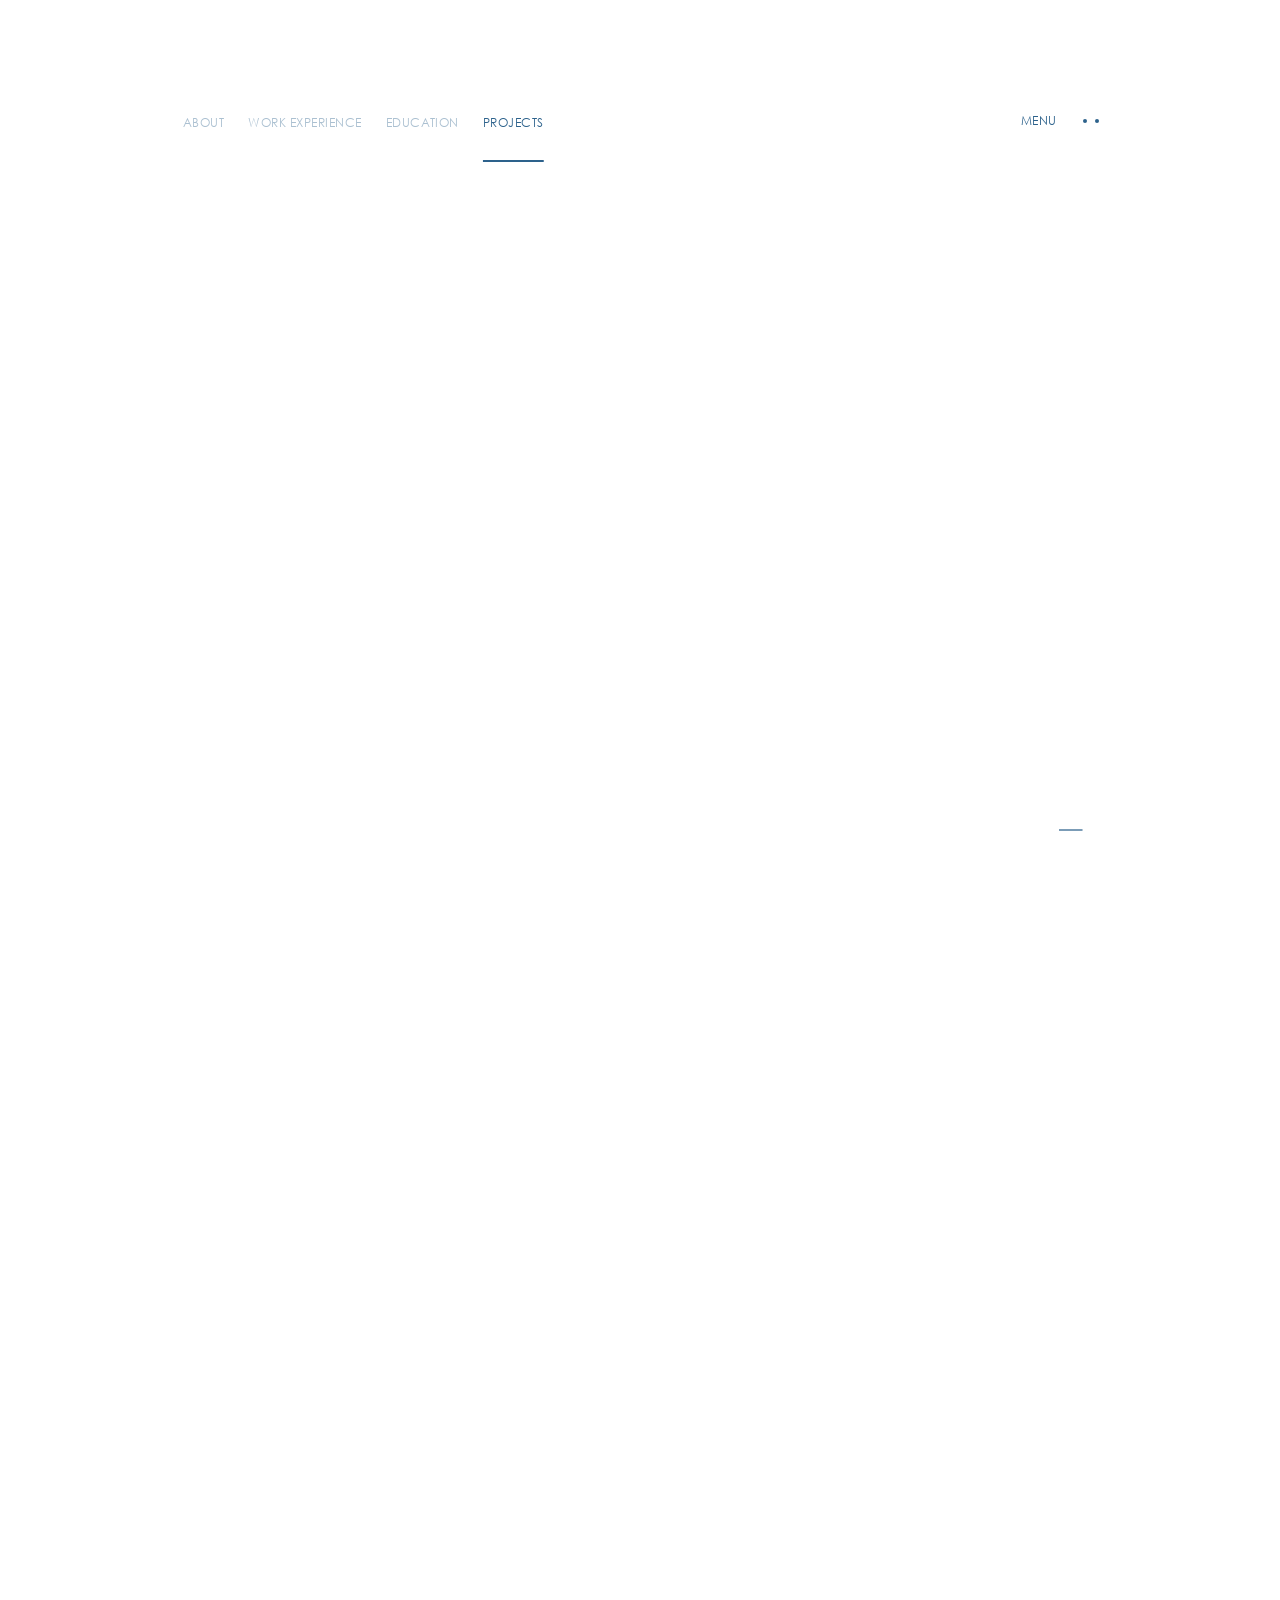
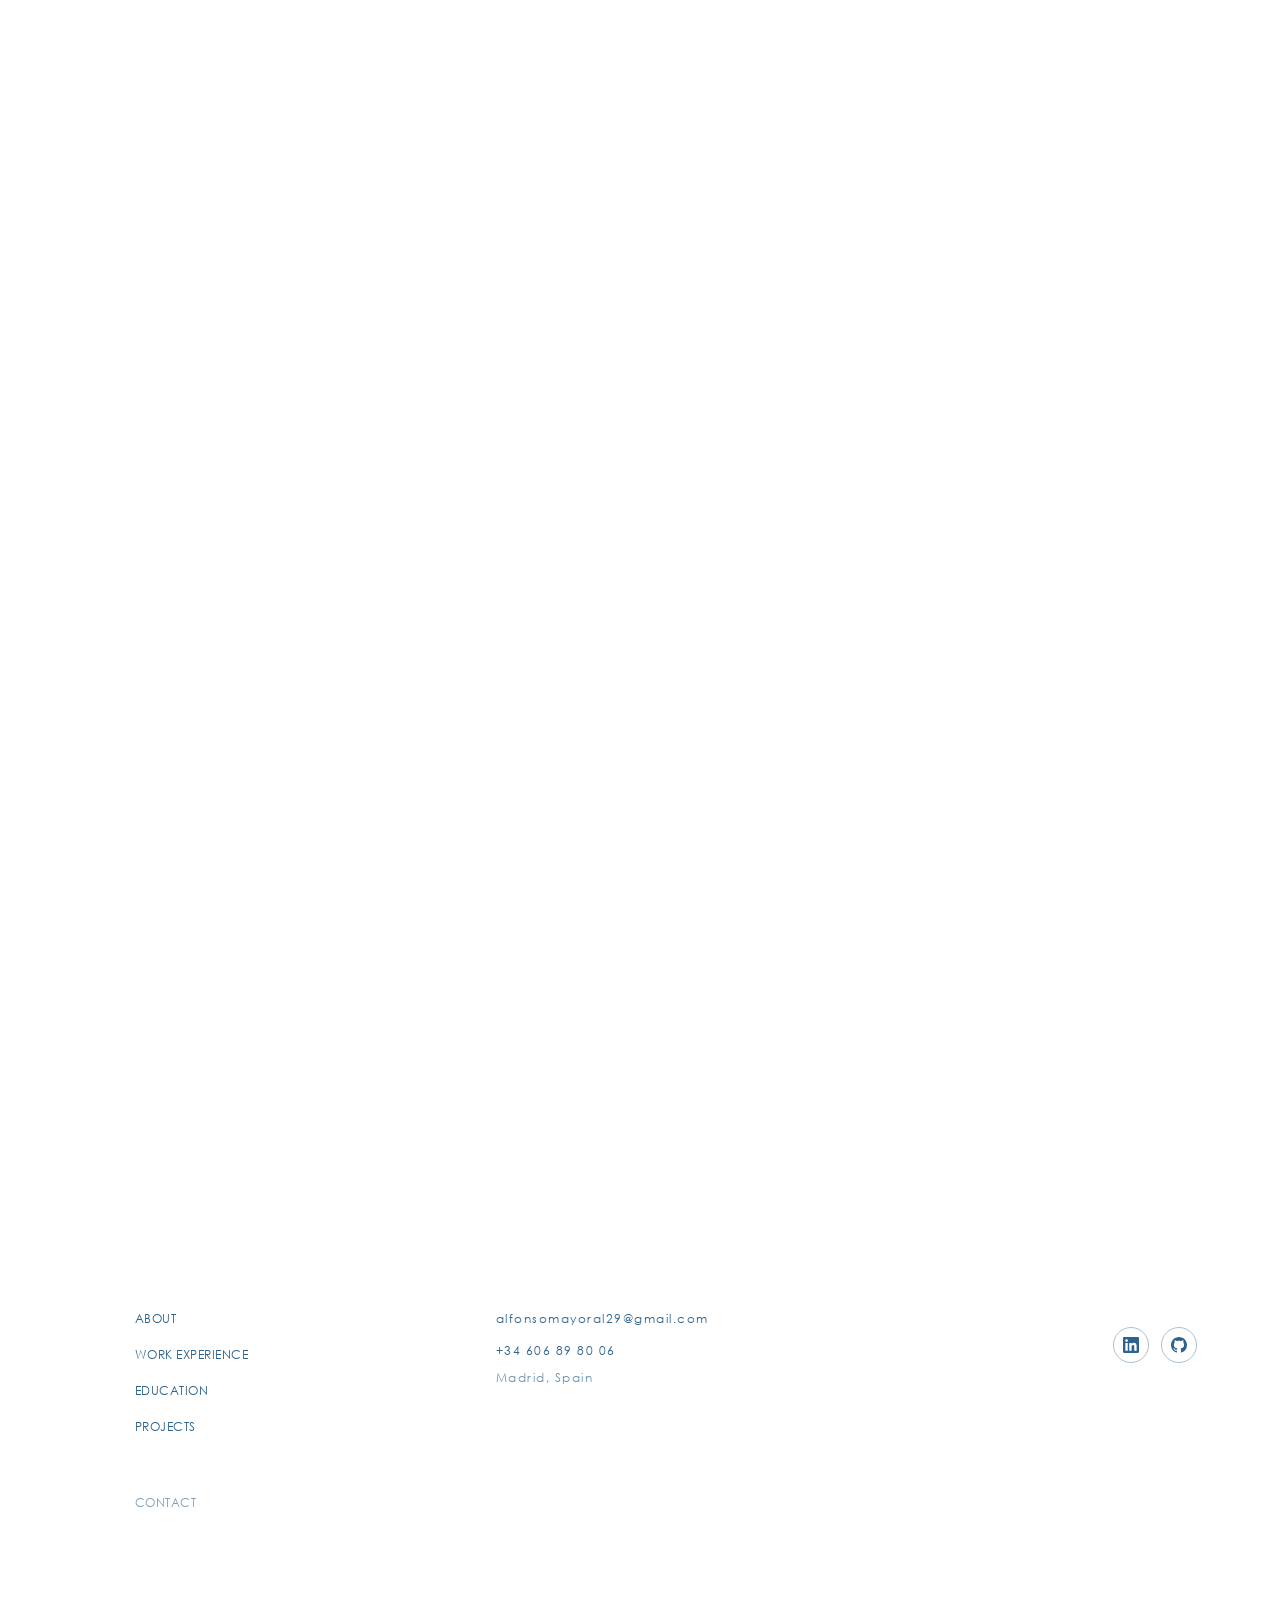
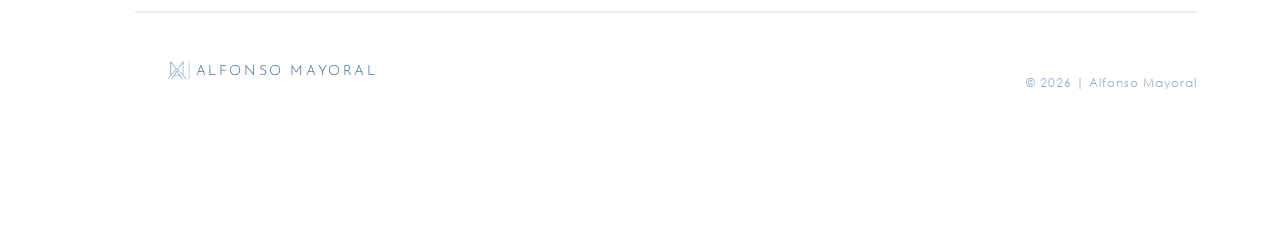
<file: maritime/index.html>
<!DOCTYPE html><html lang="en"><head><link rel="preload" as="image" href="/assets/images/firma_mask.png"/><meta charSet="utf-8"/><meta name="viewport" content="width=device-width, initial-scale=1"/><link rel="stylesheet" href="/_next/static/chunks/0e31_tiwui55~.css" data-precedence="next"/><link rel="preload" as="script" fetchPriority="low" href="/_next/static/chunks/15xrurgzs99gv.js"/><script src="/_next/static/chunks/0y4l8fw-9nj__.js" async=""></script><script src="/_next/static/chunks/16g.ca89g7fib.js" async=""></script><script src="/_next/static/chunks/turbopack-04rnv4d84sf-9.js" async=""></script><script src="/_next/static/chunks/0dbhjjzl8qfwv.js" async=""></script><link rel="preload" href="/_astro/_slug_.B97dlsMJ.css" as="style"/><meta name="theme-color" content="#2d628c"/><title>Projects — Alfonso Mayoral</title><meta name="description" content="Selected projects by Alfonso Mayoral: Spotter AI, computer-vision nutrition pipeline, enterprise MCP connectors at Suntory, and more."/><meta name="keywords" content="keyword 2, keyword 2"/><meta name="robots" content="index, follow"/><meta name="astro-view-transitions-enabled" content="true"/><meta name="astro-view-transitions-fallback" content="swap"/><meta name="generator" content="Astro v5.2.6"/><meta property="og:title" content="Projects — Alfonso Mayoral"/><meta property="og:description" content="What I have built — AI products, MCP infrastructure, computer vision, and competitive hackathon work."/><meta name="twitter:card" content="summary"/><meta name="twitter:title" content="Projects — Alfonso Mayoral"/><meta name="twitter:description" content="What I have built."/><link rel="icon" type="image/png" sizes="32x32" href="/favicon-32.png"/><link rel="icon" type="image/png" sizes="512x512" href="/favicon-512.png"/><link rel="apple-touch-icon" sizes="180x180" href="/favicon-180.png"/><meta property="og:image" content="https://alfonsomayoral.vercel.app/favicon-512.png"/><meta property="og:image:width" content="512"/><meta property="og:image:height" content="512"/><meta name="twitter:image" content="https://alfonsomayoral.vercel.app/favicon-512.png"/><meta name="twitter:card" content="summary"/><link rel="stylesheet" href="/_astro/_slug_.B97dlsMJ.css"/><style>[data-astro-transition-scope="astro-smooz4hq-1"] { view-transition-name: none; }@layer astro { ::view-transition-old(none) { animation: none; opacity: 0; mix-blend-mode: normal; }::view-transition-new(none) { animation: none; mix-blend-mode: normal; }::view-transition-group(none) { animation: none } }</style><script type="module" src="/_astro/ClientRouter.astro_astro_type_script_index_0_lang.WONxKOw9.js"></script><script src="/_next/static/chunks/03~yq9q893hmn.js" noModule=""></script></head><body><div hidden=""><!--$--><!--/$--></div><div> <noscript><iframe src="https://www.googletagmanager.com/ns.html?id=GTM-5F3SQM6J" height="0" width="0" style="display:none;visibility:hidden"></iframe></noscript> <div data-astro-transition-persist="cursor" class="cursor" data-component="Cursor" data-astro-cid-x6vourwi> <div class="inner" data-astro-cid-x6vourwi> <div class="circle" data-astro-cid-x6vourwi></div> <div class="middle-dot" data-astro-cid-x6vourwi></div> <div class="dots dots-left" data-astro-cid-x6vourwi></div> <div class="dots dots-right" data-astro-cid-x6vourwi></div> </div> </div>  <header data-astro-transition-persist="header" id="header" data-theme="light" data-component="Header" data-astro-cid-4wsjtibl> <div class="grid container-menu" data-astro-cid-4wsjtibl> <nav class="tb:col-start-1 tb:col-end-25 dk:col-start-2 dk:col-end-24 ml:col-start-3 ml:col-end-23 lg:col-start-3 lg:col-end-23" data-astro-cid-4wsjtibl> <div class="menu-links-w" data-astro-cid-4wsjtibl> <ul data-astro-cid-4wsjtibl> <li data-astro-cid-4wsjtibl> <a href="/" data-astro-cid-4wsjtibl="true" class="nav-link"> <span data-astro-cid-4wsjtibl>About</span> </a> </li><li data-astro-cid-4wsjtibl> <a href="/work/" data-astro-cid-4wsjtibl="true" class="nav-link"> <span data-astro-cid-4wsjtibl>Work Experience</span> </a> </li><li data-astro-cid-4wsjtibl> <a href="/education/" data-astro-cid-4wsjtibl="true" class="nav-link"> <span data-astro-cid-4wsjtibl>Education</span> </a> </li><li data-astro-cid-4wsjtibl> <a href="/projects/" data-astro-cid-4wsjtibl="true" class="nav-link active"> <span data-astro-cid-4wsjtibl>Projects</span> </a> </li> </ul> <div class="navbar" data-astro-cid-4wsjtibl></div> </div> <div class="menu-w" data-astro-cid-4wsjtibl>  <button class="menu-cta" data-astro-cid-4wsjtibl> <p data-astro-cid-4wsjtibl> <span data-astro-cid-4wsjtibl>Menu</span><span data-astro-cid-4wsjtibl>Menu</span> </p> <div class="dots-w" data-astro-cid-4wsjtibl> <div class="dot" data-astro-cid-4wsjtibl></div><div class="dot" data-astro-cid-4wsjtibl></div><div class="dot" data-astro-cid-4wsjtibl></div><div class="dot" data-astro-cid-4wsjtibl></div> </div> </button> </div> </nav> </div> </header>  <div data-astro-transition-persist="menu" class="montfort-menu" data-component="Menu" data-astro-cid-6fp6peiy> <div class="grid grid-nav" data-astro-cid-6fp6peiy> <nav class="col-start-1 col-end-5 tb:col-start-2 dk:col-start-5 lg:col-start-6 dk:col-end-14" data-astro-cid-6fp6peiy> <ul data-astro-cid-6fp6peiy> <li data-astro-cid-6fp6peiy> <a href="/" data-astro-cid-6fp6peiy="true" class="nav-link"> <div class="svg-container" data-astro-cid-6fp6peiy> <svg data-astro-cid-6fp6peiy="true" xmlns="http://www.w3.org/2000/svg" width="10" height="10" fill="none" viewBox="0 0 10 10" focusable="false" aria-hidden="true"><path fill="currentColor" d="M1 4.4a.6.6 0 0 0 0 1.2zm8.424 1.024a.6.6 0 0 0 0-.848L5.606.757a.6.6 0 1 0-.849.849L8.151 5 4.757 8.394a.6.6 0 1 0 .849.849zM1 5.6h8V4.4H1z"/></svg> </div> <div class="text-content" data-astro-cid-6fp6peiy> <span data-astro-cid-6fp6peiy>About</span> </div> </a> </li><li data-astro-cid-6fp6peiy> <a href="/work/" data-astro-cid-6fp6peiy="true" class="nav-link"> <div class="svg-container" data-astro-cid-6fp6peiy> <svg data-astro-cid-6fp6peiy="true" xmlns="http://www.w3.org/2000/svg" width="10" height="10" fill="none" viewBox="0 0 10 10" focusable="false" aria-hidden="true"><path fill="currentColor" d="M1 4.4a.6.6 0 0 0 0 1.2zm8.424 1.024a.6.6 0 0 0 0-.848L5.606.757a.6.6 0 1 0-.849.849L8.151 5 4.757 8.394a.6.6 0 1 0 .849.849zM1 5.6h8V4.4H1z"/></svg> </div> <div class="text-content" data-astro-cid-6fp6peiy> <span data-astro-cid-6fp6peiy>Work Experience</span> </div> </a> </li><li data-astro-cid-6fp6peiy> <a href="/education/" data-astro-cid-6fp6peiy="true" class="nav-link"> <div class="svg-container" data-astro-cid-6fp6peiy> <svg data-astro-cid-6fp6peiy="true" xmlns="http://www.w3.org/2000/svg" width="10" height="10" fill="none" viewBox="0 0 10 10" focusable="false" aria-hidden="true"><path fill="currentColor" d="M1 4.4a.6.6 0 0 0 0 1.2zm8.424 1.024a.6.6 0 0 0 0-.848L5.606.757a.6.6 0 1 0-.849.849L8.151 5 4.757 8.394a.6.6 0 1 0 .849.849zM1 5.6h8V4.4H1z"/></svg> </div> <div class="text-content" data-astro-cid-6fp6peiy> <span data-astro-cid-6fp6peiy>Education</span> </div> </a> </li><li data-astro-cid-6fp6peiy> <a href="/projects/" data-astro-cid-6fp6peiy="true" class="nav-link active"> <div class="svg-container" data-astro-cid-6fp6peiy> <svg data-astro-cid-6fp6peiy="true" xmlns="http://www.w3.org/2000/svg" width="10" height="10" fill="none" viewBox="0 0 10 10" focusable="false" aria-hidden="true"><path fill="currentColor" d="M1 4.4a.6.6 0 0 0 0 1.2zm8.424 1.024a.6.6 0 0 0 0-.848L5.606.757a.6.6 0 1 0-.849.849L8.151 5 4.757 8.394a.6.6 0 1 0 .849.849zM1 5.6h8V4.4H1z"/></svg> </div> <div class="text-content" data-astro-cid-6fp6peiy> <span data-astro-cid-6fp6peiy>Projects</span> </div> </a> </li> </ul> </nav> </div> <div class="grid grid-terms" data-astro-cid-6fp6peiy> <div class="terms-w col-start-3 col-end-5 tb:col-start-1 tb:col-end-5 dk:col-start-3 dk:col-end-20 lg:col-start-4 lg:col-end-20" data-astro-cid-6fp6peiy> <ul data-astro-cid-6fp6peiy> <li class="terms-link" data-astro-cid-6fp6peiy> <a href="/contact/" data-astro-cid-6fp6peiy="true"> <span data-astro-cid-6fp6peiy>Contact</span> <span data-astro-cid-6fp6peiy>Contact</span> </a> </li> </ul> </div> </div> <div class="overlay" data-astro-cid-6fp6peiy></div> </div>  <div id="canvas-wrapper" data-astro-transition-persist="webgl" aria-hidden="true"> <canvas></canvas> </div>  <script type="module" src="/_astro/WebGL.astro_astro_type_script_index_0_lang.ClLv70z8.js"></script> <div data-astro-transition-persist="sound" class="buttons-container" data-theme="dark" data-component="Sound" data-astro-cid-epuvuop6> <div class="buttons-wrapper grid" data-astro-cid-epuvuop6> <div class="buttons-inner dk:col-start-2 dk:col-end-24 ml:col-start-3 ml:col-end-23 lg:col-start-3 lg:col-end-23" data-astro-cid-epuvuop6> <button id="scroll-top" class="scroll-top" data-astro-cid-epuvuop6> <svg data-astro-cid-epuvuop6="true" xmlns="http://www.w3.org/2000/svg" width="10" height="12" fill="none" viewBox="0 0 10 12" focusable="false" aria-hidden="true"><path fill="#2D628C" fill-rule="evenodd" d="M.87 3.982 4.464.386a.757.757 0 0 1 1.07 0L9.13 3.982a.757.757 0 1 1-1.07 1.07L5.757 2.748v8.331a.757.757 0 1 1-1.514 0V2.748L1.94 5.052a.757.757 0 1 1-1.07-1.07" clip-rule="evenodd" style="fill:#2d628c;fill:color(display-p3 .1765 .3843 .549);fill-opacity:1"/></svg> </button> <button class="sound" data-astro-cid-epuvuop6> <canvas id="sound-canvas" width="24" height="24" data-astro-cid-epuvuop6></canvas> </button> </div> </div> </div>   <div class="hero-transition" data-astro-transition-persist="transition-hero" data-cursor="draggable" data-cursor-down="dragging" data-astro-cid-3rse3tms> <div class="inner" data-astro-cid-3rse3tms> <div class="title" data-astro-cid-3rse3tms> <p data-astro-cid-3rse3tms>About</p> <div class="spinner" data-astro-cid-3rse3tms> <svg class="spinner-inner" viewBox="0 0 200 200" fill="none" xmlns="http://www.w3.org/2000/svg" data-astro-cid-3rse3tms> <g stroke-width="8" data-astro-cid-3rse3tms> <path stroke="url(#spinner-secondHalf)" d="M 4 100 A 96 96 0 0 1 196 100" data-astro-cid-3rse3tms></path> <path stroke="url(#spinner-firstHalf)" d="M 196 100 A 96 96 0 0 1 4 100" data-astro-cid-3rse3tms></path> </g> </svg> </div> </div><div class="title" data-astro-cid-3rse3tms> <p data-astro-cid-3rse3tms>Experience</p> <div class="spinner" data-astro-cid-3rse3tms> <svg class="spinner-inner" viewBox="0 0 200 200" fill="none" xmlns="http://www.w3.org/2000/svg" data-astro-cid-3rse3tms> <g stroke-width="8" data-astro-cid-3rse3tms> <path stroke="url(#spinner-secondHalf)" d="M 4 100 A 96 96 0 0 1 196 100" data-astro-cid-3rse3tms></path> <path stroke="url(#spinner-firstHalf)" d="M 196 100 A 96 96 0 0 1 4 100" data-astro-cid-3rse3tms></path> </g> </svg> </div> </div><div class="title" data-astro-cid-3rse3tms> <p data-astro-cid-3rse3tms>Education</p> <div class="spinner" data-astro-cid-3rse3tms> <svg class="spinner-inner" viewBox="0 0 200 200" fill="none" xmlns="http://www.w3.org/2000/svg" data-astro-cid-3rse3tms> <g stroke-width="8" data-astro-cid-3rse3tms> <path stroke="url(#spinner-secondHalf)" d="M 4 100 A 96 96 0 0 1 196 100" data-astro-cid-3rse3tms></path> <path stroke="url(#spinner-firstHalf)" d="M 196 100 A 96 96 0 0 1 4 100" data-astro-cid-3rse3tms></path> </g> </svg> </div> </div><div class="title" data-astro-cid-3rse3tms> <p data-astro-cid-3rse3tms>Projects</p> <div class="spinner" data-astro-cid-3rse3tms> <svg class="spinner-inner" viewBox="0 0 200 200" fill="none" xmlns="http://www.w3.org/2000/svg" data-astro-cid-3rse3tms> <g stroke-width="8" data-astro-cid-3rse3tms> <path stroke="url(#spinner-secondHalf)" d="M 4 100 A 96 96 0 0 1 196 100" data-astro-cid-3rse3tms></path> <path stroke="url(#spinner-firstHalf)" d="M 196 100 A 96 96 0 0 1 4 100" data-astro-cid-3rse3tms></path> </g> </svg> </div> </div> </div> <svg class="spinner-defs" xmlns="http://www.w3.org/2000/svg" color="#2d628c" data-astro-cid-3rse3tms> <defs data-astro-cid-3rse3tms> <linearGradient id="spinner-secondHalf" data-astro-cid-3rse3tms> <stop offset="0%" stop-opacity="0" stop-color="currentColor" data-astro-cid-3rse3tms></stop> <stop offset="100%" stop-opacity="0.5" stop-color="currentColor" data-astro-cid-3rse3tms></stop> </linearGradient> <linearGradient id="spinner-firstHalf" data-astro-cid-3rse3tms> <stop offset="0%" stop-opacity="1" stop-color="currentColor" data-astro-cid-3rse3tms></stop> <stop offset="100%" stop-opacity="0.5" stop-color="currentColor" data-astro-cid-3rse3tms></stop> </linearGradient> </defs> </svg> </div>  <main class="astro-ifygeblv" data-scene="Maritime" data-astro-cid-ifygeblv> <section class="hero" data-chapter="Hero" data-chapter-first="true" data-theme="light" data-animation="Hero" data-astro-cid-226k2nfd> <div class="hero-inner" data-astro-cid-226k2nfd> <svg class="logo logo-mb" xmlns="http://www.w3.org/2000/svg" viewBox="0 0 500 280" focusable="false" aria-hidden="true" data-astro-cid-226k2nfd="true" style="max-width:none;width:min(90vw, 500px);height:auto;"><defs><mask id="firma-mb-mask"><image href="/assets/images/firma_mask.png" x="177" y="10" width="146" height="140"/></mask></defs><rect x="177" y="10" width="146" height="140" fill="#FFFFFF" mask="url(#firma-mb-mask)"/><line x1="60" y1="170" x2="440" y2="170" stroke="#FFFFFF" stroke-width="1.2" opacity="0.6"/><text x="250" y="220" font-family="'Josefin Sans','Century Gothic',sans-serif" font-size="42" font-weight="300" letter-spacing="4" fill="#FFFFFF" text-anchor="middle">PROJECTS</text></svg> <svg class="logo logo-dk" xmlns="http://www.w3.org/2000/svg" viewBox="0 0 800 200" focusable="false" aria-hidden="true" data-astro-cid-226k2nfd="true" style="max-width:none;width:min(90vw, 700px);height:auto;"><defs><mask id="firma-dk-mask"><image href="/assets/images/firma_mask.png" x="0" y="55" width="63" height="60"/></mask></defs><rect x="0" y="55" width="63" height="60" fill="#FFFFFF" mask="url(#firma-dk-mask)"/><line x1="88" y1="55" x2="88" y2="115" stroke="#FFFFFF" stroke-width="1.2" opacity="0.6"/><text x="115" y="105" font-family="'Josefin Sans','Century Gothic',sans-serif" font-size="56" font-weight="300" letter-spacing="3" fill="#FFFFFF">PROJECTS</text></svg> <div class="scroll-to-cta" data-astro-cid-226k2nfd> <div class="scroll-to-cta-inner" data-astro-cid-226k2nfd> <div class="scroll-to-cta-content-mb" data-astro-cid-226k2nfd> <svg class="scroll-to-cta-icon" data-astro-cid-226k2nfd="true" xmlns="http://www.w3.org/2000/svg" width="10" height="15" fill="none" viewBox="0 0 10 15" focusable="false" aria-hidden="true"><path fill="currentColor" d="M5.65 1a.65.65 0 1 0-1.3 0zM4.54 14.46a.65.65 0 0 0 .92 0l4.136-4.137a.65.65 0 1 0-.919-.92L5 13.082 1.323 9.404a.65.65 0 0 0-.92.919zM4.35 1v13h1.3V1z"/></svg> <span class="fs-cta-s" data-astro-cid-226k2nfd>Swipe down</span> </div> <div class="scroll-to-cta-content-dk" data-astro-cid-226k2nfd> <span class="fs-cta-s" data-astro-cid-226k2nfd>Scroll down to discover</span> </div> </div> </div> </div> </section> <style>
	.logo-dk > path,
	.logo-dk > g,
	.scroll-to-cta {
		opacity: 0;
	}
</style>  <div data-chapter="MaritimeChapter" data-astro-cid-ifygeblv><div class="grid" id="grid" data-astro-cid-fd3kjnv4>
  <h2 class="fs-h2 uppercase white tb:col-end-4 dk:col-start-4 dk:col-end-22 lg:col-start-5 lg:col-end-21" data-animation="Title" data-animation-color="#ffffff" data-astro-cid-fd3kjnv4>Building cool things with cool people.</h2>
</div>
<div class="grid" data-astro-cid-fd3kjnv4 style="padding-top:48px;padding-bottom:48px;">
  <div class="dk:col-start-4 dk:col-end-22 lg:col-start-5 lg:col-end-21 tb:col-start-1 tb:col-end-5">
    <div style="display:flex;gap:32px;padding:36px 0;border-top:1px solid rgba(255,255,255,0.15);">
  <div style="flex:0 0 64px;display:flex;align-items:flex-start;justify-content:center;padding-top:6px;">
    <svg width="32" height="32" viewBox="0 0 24 24" fill="none" stroke="#FFFFFF" stroke-width="1.6" stroke-linecap="round" stroke-linejoin="round"><rect x="5" y="2" width="14" height="20" rx="2.5" ry="2.5"/><line x1="12" y1="18" x2="12.01" y2="18"/></svg>
  </div>
  <div style="flex:1;color:#fff;font-family:'Josefin Sans','Century Gothic',sans-serif;">
    <p style="font-size:12px;font-weight:700;letter-spacing:3px;opacity:0.9;text-transform:uppercase;margin:0 0 10px 0;">01 &middot; Founder · Mobile App · iOS + Android</p>
    <h3 style="font-size:32px;font-weight:400;letter-spacing:1px;line-height:1.2;margin:0 0 18px 0;">Spotter AI</h3>
    <p style="font-size:17px;font-weight:300;line-height:1.65;margin:0 0 20px 0;opacity:0.92;max-width:880px;">AI-powered fitness platform that combines nutrition tracking, workout logging and a social fitness community in one app. Shipped on both stores with 1,000+ downloads and 400+ monthly active users. The nutrition flow lets users scan any meal via photo, barcode or text with high precision. The training side logs any gym session in three steps. The social side lets you share progress with friends. Includes Duolingo-style streaks, full analytics, calendar tracking, a paper-driven onboarding for higher conversion, and a custom UI that emulates Apple's liquid glass design system.</p>
    <div style="margin-bottom:4px;"><span style="display:inline-block;font-size:13px;font-weight:300;letter-spacing:1px;padding:5px 12px;margin:0 8px 8px 0;border:1px solid rgba(255,255,255,0.35);border-radius:14px;color:#fff;opacity:0.92;">TypeScript</span><span style="display:inline-block;font-size:13px;font-weight:300;letter-spacing:1px;padding:5px 12px;margin:0 8px 8px 0;border:1px solid rgba(255,255,255,0.35);border-radius:14px;color:#fff;opacity:0.92;">React Native</span><span style="display:inline-block;font-size:13px;font-weight:300;letter-spacing:1px;padding:5px 12px;margin:0 8px 8px 0;border:1px solid rgba(255,255,255,0.35);border-radius:14px;color:#fff;opacity:0.92;">Expo</span><span style="display:inline-block;font-size:13px;font-weight:300;letter-spacing:1px;padding:5px 12px;margin:0 8px 8px 0;border:1px solid rgba(255,255,255,0.35);border-radius:14px;color:#fff;opacity:0.92;">Supabase</span><span style="display:inline-block;font-size:13px;font-weight:300;letter-spacing:1px;padding:5px 12px;margin:0 8px 8px 0;border:1px solid rgba(255,255,255,0.35);border-radius:14px;color:#fff;opacity:0.92;">PostgreSQL</span><span style="display:inline-block;font-size:13px;font-weight:300;letter-spacing:1px;padding:5px 12px;margin:0 8px 8px 0;border:1px solid rgba(255,255,255,0.35);border-radius:14px;color:#fff;opacity:0.92;">Zustand</span><span style="display:inline-block;font-size:13px;font-weight:300;letter-spacing:1px;padding:5px 12px;margin:0 8px 8px 0;border:1px solid rgba(255,255,255,0.35);border-radius:14px;color:#fff;opacity:0.92;">RevenueCat</span><span style="display:inline-block;font-size:13px;font-weight:300;letter-spacing:1px;padding:5px 12px;margin:0 8px 8px 0;border:1px solid rgba(255,255,255,0.35);border-radius:14px;color:#fff;opacity:0.92;">EAS Build</span><span style="display:inline-block;font-size:13px;font-weight:300;letter-spacing:1px;padding:5px 12px;margin:0 8px 8px 0;border:1px solid rgba(255,255,255,0.35);border-radius:14px;color:#fff;opacity:0.92;">OAuth + Apple Auth</span><span style="display:inline-block;font-size:13px;font-weight:300;letter-spacing:1px;padding:5px 12px;margin:0 8px 8px 0;border:1px solid rgba(255,255,255,0.35);border-radius:14px;color:#fff;opacity:0.92;">Reanimated</span><span style="display:inline-block;font-size:13px;font-weight:300;letter-spacing:1px;padding:5px 12px;margin:0 8px 8px 0;border:1px solid rgba(255,255,255,0.35);border-radius:14px;color:#fff;opacity:0.92;">i18next</span></div>
    <div style="display:flex;gap:10px;flex-wrap:wrap;margin-top:20px;align-items:center;"><a href="https://github.com/alfonsomayoral/spotter-ai" target="_blank" rel="noopener" style="display:inline-flex;align-items:center;gap:8px;font-size:13px;font-weight:600;letter-spacing:2px;text-transform:uppercase;color:#fff;text-decoration:none;border:1px solid rgba(255,255,255,0.55);padding:8px 18px;border-radius:14px;background:rgba(255,255,255,0.08);transition:background 0.25s ease,border-color 0.25s ease;"><svg width="14" height="14" viewBox="0 0 24 24" fill="currentColor" aria-hidden="true"><path d="M12 0c-6.626 0-12 5.373-12 12 0 5.302 3.438 9.8 8.207 11.387.599.111.793-.261.793-.577v-2.234c-3.338.726-4.033-1.416-4.033-1.416-.546-1.387-1.333-1.756-1.333-1.756-1.089-.745.083-.729.083-.729 1.205.084 1.839 1.237 1.839 1.237 1.07 1.834 2.807 1.304 3.492.997.107-.775.418-1.305.762-1.604-2.665-.305-5.467-1.334-5.467-5.931 0-1.311.469-2.381 1.236-3.221-.124-.303-.535-1.524.117-3.176 0 0 1.008-.322 3.301 1.23.957-.266 1.983-.399 3.003-.404 1.02.005 2.047.138 3.006.404 2.291-1.552 3.297-1.23 3.297-1.23.653 1.653.242 2.874.118 3.176.77.84 1.235 1.911 1.235 3.221 0 4.609-2.807 5.624-5.479 5.921.43.372.823 1.102.823 2.222v3.293c0 .319.192.694.801.576 4.765-1.589 8.199-6.086 8.199-11.386 0-6.627-5.373-12-12-12z"/></svg><span>View public showcase</span></a><span style="display:inline-flex;align-items:center;font-size:12px;font-weight:400;letter-spacing:1.5px;text-transform:uppercase;color:#fff;opacity:0.55;border:1px solid rgba(255,255,255,0.25);padding:7px 14px;border-radius:14px;">Source code private</span></div>
  </div>
</div><div style="display:flex;gap:32px;padding:36px 0;border-top:1px solid rgba(255,255,255,0.15);">
  <div style="flex:0 0 64px;display:flex;align-items:flex-start;justify-content:center;padding-top:6px;">
    <svg width="32" height="32" viewBox="0 0 24 24" fill="none" stroke="#FFFFFF" stroke-width="1.6" stroke-linecap="round" stroke-linejoin="round"><path d="M22 10v6M2 10l10-5 10 5-10 5z"/><path d="M6 12v5c3 3 9 3 12 0v-5"/></svg>
  </div>
  <div style="flex:1;color:#fff;font-family:'Josefin Sans','Century Gothic',sans-serif;">
    <p style="font-size:12px;font-weight:700;letter-spacing:3px;opacity:0.9;text-transform:uppercase;margin:0 0 10px 0;">02 &middot; Bachelor Thesis · UC3M</p>
    <h3 style="font-size:32px;font-weight:400;letter-spacing:1px;line-height:1.2;margin:0 0 18px 0;">Computer Vision Nutrition Pipeline (TFG)</h3>
    <p style="font-size:17px;font-weight:300;line-height:1.65;margin:0 0 20px 0;opacity:0.92;max-width:880px;">End-to-end pipeline for automatic estimation of food weight and macronutrients from RGB-D scans on iPhones with LiDAR. Multiple frames (RGB + depth + pose + camera intrinsics) are fused into a TSDF volume to reconstruct the 3D geometry of the plate. Meta's SAM2 segments each portion as an independent instance and GPT-4o identifies each food and returns its volumetric density and reference nutritional values. Masks are back-projected to 3D, volume is estimated by voxel counting with a learned surface-coverage compensation, and weight is converted via density and a baseline correction. Achieves substantially higher precision than single-RGB-frame approaches used by mainstream nutrition apps.</p>
    <div style="margin-bottom:4px;"><span style="display:inline-block;font-size:13px;font-weight:300;letter-spacing:1px;padding:5px 12px;margin:0 8px 8px 0;border:1px solid rgba(255,255,255,0.35);border-radius:14px;color:#fff;opacity:0.92;">Python</span><span style="display:inline-block;font-size:13px;font-weight:300;letter-spacing:1px;padding:5px 12px;margin:0 8px 8px 0;border:1px solid rgba(255,255,255,0.35);border-radius:14px;color:#fff;opacity:0.92;">PyTorch</span><span style="display:inline-block;font-size:13px;font-weight:300;letter-spacing:1px;padding:5px 12px;margin:0 8px 8px 0;border:1px solid rgba(255,255,255,0.35);border-radius:14px;color:#fff;opacity:0.92;">Computer Vision</span><span style="display:inline-block;font-size:13px;font-weight:300;letter-spacing:1px;padding:5px 12px;margin:0 8px 8px 0;border:1px solid rgba(255,255,255,0.35);border-radius:14px;color:#fff;opacity:0.92;">SAM2</span><span style="display:inline-block;font-size:13px;font-weight:300;letter-spacing:1px;padding:5px 12px;margin:0 8px 8px 0;border:1px solid rgba(255,255,255,0.35);border-radius:14px;color:#fff;opacity:0.92;">GPT-4o</span><span style="display:inline-block;font-size:13px;font-weight:300;letter-spacing:1px;padding:5px 12px;margin:0 8px 8px 0;border:1px solid rgba(255,255,255,0.35);border-radius:14px;color:#fff;opacity:0.92;">ARKit</span><span style="display:inline-block;font-size:13px;font-weight:300;letter-spacing:1px;padding:5px 12px;margin:0 8px 8px 0;border:1px solid rgba(255,255,255,0.35);border-radius:14px;color:#fff;opacity:0.92;">Swift</span><span style="display:inline-block;font-size:13px;font-weight:300;letter-spacing:1px;padding:5px 12px;margin:0 8px 8px 0;border:1px solid rgba(255,255,255,0.35);border-radius:14px;color:#fff;opacity:0.92;">TSDF</span><span style="display:inline-block;font-size:13px;font-weight:300;letter-spacing:1px;padding:5px 12px;margin:0 8px 8px 0;border:1px solid rgba(255,255,255,0.35);border-radius:14px;color:#fff;opacity:0.92;">RGB-D Fusion</span><span style="display:inline-block;font-size:13px;font-weight:300;letter-spacing:1px;padding:5px 12px;margin:0 8px 8px 0;border:1px solid rgba(255,255,255,0.35);border-radius:14px;color:#fff;opacity:0.92;">Supabase</span><span style="display:inline-block;font-size:13px;font-weight:300;letter-spacing:1px;padding:5px 12px;margin:0 8px 8px 0;border:1px solid rgba(255,255,255,0.35);border-radius:14px;color:#fff;opacity:0.92;">PostgreSQL</span></div>
    <span style="display:inline-block;margin-top:20px;font-size:13px;font-weight:400;letter-spacing:2px;text-transform:uppercase;color:#fff;opacity:0.55;border:1px solid rgba(255,255,255,0.3);padding:6px 14px;border-radius:14px;">Bachelor thesis · private</span>
  </div>
</div><div style="display:flex;gap:32px;padding:36px 0;border-top:1px solid rgba(255,255,255,0.15);">
  <div style="flex:0 0 64px;display:flex;align-items:flex-start;justify-content:center;padding-top:6px;">
    <svg width="36" height="36" viewBox="0 0 24 24" fill="none" stroke="#FFFFFF" stroke-width="1.5" stroke-linecap="round" stroke-linejoin="round"><circle cx="12" cy="12" r="3"/><circle cx="4" cy="4" r="2"/><circle cx="20" cy="4" r="2"/><circle cx="4" cy="20" r="2"/><circle cx="20" cy="20" r="2"/><line x1="9.9" y1="9.9" x2="5.4" y2="5.4"/><line x1="14.1" y1="9.9" x2="18.6" y2="5.4"/><line x1="9.9" y1="14.1" x2="5.4" y2="18.6"/><line x1="14.1" y1="14.1" x2="18.6" y2="18.6"/></svg>
  </div>
  <div style="flex:1;color:#fff;font-family:'Josefin Sans','Century Gothic',sans-serif;">
    <p style="font-size:12px;font-weight:700;letter-spacing:3px;opacity:0.9;text-transform:uppercase;margin:0 0 10px 0;">03 &middot; AI Engineer · Production at 200+ users</p>
    <h3 style="font-size:32px;font-weight:400;letter-spacing:1px;line-height:1.2;margin:0 0 18px 0;">Enterprise MCP Connectors — Suntory Global Spirits</h3>
    <p style="font-size:17px;font-weight:300;line-height:1.65;margin:0 0 20px 0;opacity:0.92;max-width:880px;">Suite of Model Context Protocol (MCP) servers that connect ChatGPT Enterprise to Suntory's internal systems, turned into the day-to-day tooling of 200+ commercial users. Owned the shared MCP core repository — multi-connector architecture, OAuth + On-Behalf-Of (OBO) flow against the Azure tenant, parallel deployment across business domains. Built MCPs for Microsoft Fabric data access, BigQuery surveys & depletions, brand consumption analytics with deep performance diagnostics, and a ChatGPT Enterprise adoption telemetry connector, among others. Production-grade deployments on Azure AKS with full CI/CD.</p>
    <div style="margin-bottom:4px;"><span style="display:inline-block;font-size:13px;font-weight:300;letter-spacing:1px;padding:5px 12px;margin:0 8px 8px 0;border:1px solid rgba(255,255,255,0.35);border-radius:14px;color:#fff;opacity:0.92;">FastMCP</span><span style="display:inline-block;font-size:13px;font-weight:300;letter-spacing:1px;padding:5px 12px;margin:0 8px 8px 0;border:1px solid rgba(255,255,255,0.35);border-radius:14px;color:#fff;opacity:0.92;">OpenAI Agents SDK</span><span style="display:inline-block;font-size:13px;font-weight:300;letter-spacing:1px;padding:5px 12px;margin:0 8px 8px 0;border:1px solid rgba(255,255,255,0.35);border-radius:14px;color:#fff;opacity:0.92;">Azure AKS</span><span style="display:inline-block;font-size:13px;font-weight:300;letter-spacing:1px;padding:5px 12px;margin:0 8px 8px 0;border:1px solid rgba(255,255,255,0.35);border-radius:14px;color:#fff;opacity:0.92;">Azure SQL</span><span style="display:inline-block;font-size:13px;font-weight:300;letter-spacing:1px;padding:5px 12px;margin:0 8px 8px 0;border:1px solid rgba(255,255,255,0.35);border-radius:14px;color:#fff;opacity:0.92;">OAuth + OBO</span><span style="display:inline-block;font-size:13px;font-weight:300;letter-spacing:1px;padding:5px 12px;margin:0 8px 8px 0;border:1px solid rgba(255,255,255,0.35);border-radius:14px;color:#fff;opacity:0.92;">Microsoft Fabric</span><span style="display:inline-block;font-size:13px;font-weight:300;letter-spacing:1px;padding:5px 12px;margin:0 8px 8px 0;border:1px solid rgba(255,255,255,0.35);border-radius:14px;color:#fff;opacity:0.92;">BigQuery</span><span style="display:inline-block;font-size:13px;font-weight:300;letter-spacing:1px;padding:5px 12px;margin:0 8px 8px 0;border:1px solid rgba(255,255,255,0.35);border-radius:14px;color:#fff;opacity:0.92;">Node.js</span></div>
    <div style="display:flex;gap:10px;flex-wrap:wrap;margin-top:20px;align-items:center;"><a href="https://github.com/alfonsomayoral/suntory-performance-mcp" target="_blank" rel="noopener" style="display:inline-flex;align-items:center;gap:8px;font-size:13px;font-weight:600;letter-spacing:2px;text-transform:uppercase;color:#fff;text-decoration:none;border:1px solid rgba(255,255,255,0.55);padding:8px 18px;border-radius:14px;background:rgba(255,255,255,0.08);transition:background 0.25s ease,border-color 0.25s ease;"><svg width="14" height="14" viewBox="0 0 24 24" fill="currentColor" aria-hidden="true"><path d="M12 0c-6.626 0-12 5.373-12 12 0 5.302 3.438 9.8 8.207 11.387.599.111.793-.261.793-.577v-2.234c-3.338.726-4.033-1.416-4.033-1.416-.546-1.387-1.333-1.756-1.333-1.756-1.089-.745.083-.729.083-.729 1.205.084 1.839 1.237 1.839 1.237 1.07 1.834 2.807 1.304 3.492.997.107-.775.418-1.305.762-1.604-2.665-.305-5.467-1.334-5.467-5.931 0-1.311.469-2.381 1.236-3.221-.124-.303-.535-1.524.117-3.176 0 0 1.008-.322 3.301 1.23.957-.266 1.983-.399 3.003-.404 1.02.005 2.047.138 3.006.404 2.291-1.552 3.297-1.23 3.297-1.23.653 1.653.242 2.874.118 3.176.77.84 1.235 1.911 1.235 3.221 0 4.609-2.807 5.624-5.479 5.921.43.372.823 1.102.823 2.222v3.293c0 .319.192.694.801.576 4.765-1.589 8.199-6.086 8.199-11.386 0-6.627-5.373-12-12-12z"/></svg><span>View public showcase</span></a><span style="display:inline-flex;align-items:center;font-size:12px;font-weight:400;letter-spacing:1.5px;text-transform:uppercase;color:#fff;opacity:0.55;border:1px solid rgba(255,255,255,0.25);padding:7px 14px;border-radius:14px;">Internal · source private</span></div>
  </div>
</div><div style="display:flex;gap:32px;padding:36px 0;border-top:1px solid rgba(255,255,255,0.15);">
  <div style="flex:0 0 64px;display:flex;align-items:flex-start;justify-content:center;padding-top:6px;">
    <svg width="32" height="32" viewBox="0 0 24 24" fill="none" stroke="#FFFFFF" stroke-width="1.6" stroke-linecap="round" stroke-linejoin="round"><circle cx="6" cy="6" r="2.4"/><circle cx="18" cy="8" r="2.4"/><circle cx="11" cy="18" r="2.4"/><line x1="8.3" y1="6.6" x2="15.7" y2="7.4"/><line x1="7" y1="8.1" x2="10" y2="15.9"/><line x1="16.5" y1="9.9" x2="12.4" y2="16"/></svg>
  </div>
  <div style="flex:1;color:#fff;font-family:'Josefin Sans','Century Gothic',sans-serif;">
    <p style="font-size:12px;font-weight:700;letter-spacing:3px;opacity:0.9;text-transform:uppercase;margin:0 0 10px 0;">04 &middot; Open Source &middot; Solo Creator</p>
    <h3 style="font-size:32px;font-weight:400;letter-spacing:1px;line-height:1.2;margin:0 0 18px 0;">ApexGraph &mdash; Token-Budgeted Graph RAG</h3>
    <p style="font-size:17px;font-weight:300;line-height:1.65;margin:0 0 20px 0;opacity:0.92;max-width:880px;">Open-source Graph RAG retriever that solves the LLM token problem: it feeds a model the apex subgraph of a knowledge graph, sized to an exact token budget. BM25-seeded Personalized PageRank over the graph, then an MMR + budgeted-knapsack selection that maximises relevance per token. 2&times;&ndash;16&times; higher on-topic precision than a graph-BFS baseline &mdash; 229 tests, MIT, fully public code you can read end to end.</p>
    <div style="margin-bottom:4px;"><span style="display:inline-block;font-size:13px;font-weight:300;letter-spacing:1px;padding:5px 12px;margin:0 8px 8px 0;border:1px solid rgba(255,255,255,0.35);border-radius:14px;color:#fff;opacity:0.92;">Python</span><span style="display:inline-block;font-size:13px;font-weight:300;letter-spacing:1px;padding:5px 12px;margin:0 8px 8px 0;border:1px solid rgba(255,255,255,0.35);border-radius:14px;color:#fff;opacity:0.92;">Graph RAG</span><span style="display:inline-block;font-size:13px;font-weight:300;letter-spacing:1px;padding:5px 12px;margin:0 8px 8px 0;border:1px solid rgba(255,255,255,0.35);border-radius:14px;color:#fff;opacity:0.92;">Personalized PageRank</span><span style="display:inline-block;font-size:13px;font-weight:300;letter-spacing:1px;padding:5px 12px;margin:0 8px 8px 0;border:1px solid rgba(255,255,255,0.35);border-radius:14px;color:#fff;opacity:0.92;">MMR</span><span style="display:inline-block;font-size:13px;font-weight:300;letter-spacing:1px;padding:5px 12px;margin:0 8px 8px 0;border:1px solid rgba(255,255,255,0.35);border-radius:14px;color:#fff;opacity:0.92;">MIT</span></div>
    <a href="https://github.com/alfonsomayoral/apexgraph" target="_blank" rel="noopener" style="display:inline-block;margin-top:20px;font-size:14px;font-weight:400;letter-spacing:2px;text-transform:uppercase;color:#fff;text-decoration:none;border-bottom:1px solid rgba(255,255,255,0.6);padding-bottom:3px;">View on GitHub &rarr;</a>
  </div>
</div><div style="display:flex;gap:32px;padding:36px 0;border-top:1px solid rgba(255,255,255,0.15);">
  <div style="flex:0 0 64px;display:flex;align-items:flex-start;justify-content:center;padding-top:6px;">
    <svg width="32" height="32" viewBox="0 0 24 24" fill="none" stroke="#FFFFFF" stroke-width="1.6" stroke-linecap="round" stroke-linejoin="round"><ellipse cx="12" cy="5" rx="9" ry="3"/><path d="M3 5v14a9 3 0 0 0 18 0V5"/><path d="M3 12a9 3 0 0 0 18 0"/></svg>
  </div>
  <div style="flex:1;color:#fff;font-family:'Josefin Sans','Century Gothic',sans-serif;">
    <p style="font-size:12px;font-weight:700;letter-spacing:3px;opacity:0.9;text-transform:uppercase;margin:0 0 10px 0;">05 &middot; Personal Tooling · Community Demo</p>
    <h3 style="font-size:32px;font-weight:400;letter-spacing:1px;line-height:1.2;margin:0 0 18px 0;">Supabase MCP</h3>
    <p style="font-size:17px;font-weight:300;line-height:1.65;margin:0 0 20px 0;opacity:0.92;max-width:880px;">Custom MCP server that exposes my Supabase projects and databases to any MCP-compatible client. Powers personal analytics dashboards across all my live projects. Also used as the reference example in AISC Madrid workshops to teach both MCP architecture and practical MCP integration patterns to the community.</p>
    <div style="margin-bottom:4px;"><span style="display:inline-block;font-size:13px;font-weight:300;letter-spacing:1px;padding:5px 12px;margin:0 8px 8px 0;border:1px solid rgba(255,255,255,0.35);border-radius:14px;color:#fff;opacity:0.92;">Python</span><span style="display:inline-block;font-size:13px;font-weight:300;letter-spacing:1px;padding:5px 12px;margin:0 8px 8px 0;border:1px solid rgba(255,255,255,0.35);border-radius:14px;color:#fff;opacity:0.92;">FastMCP</span><span style="display:inline-block;font-size:13px;font-weight:300;letter-spacing:1px;padding:5px 12px;margin:0 8px 8px 0;border:1px solid rgba(255,255,255,0.35);border-radius:14px;color:#fff;opacity:0.92;">Supabase</span><span style="display:inline-block;font-size:13px;font-weight:300;letter-spacing:1px;padding:5px 12px;margin:0 8px 8px 0;border:1px solid rgba(255,255,255,0.35);border-radius:14px;color:#fff;opacity:0.92;">MCP</span></div>
    <a href="https://github.com/alfonsomayoral/Supabase_MCP" target="_blank" rel="noopener" style="display:inline-block;margin-top:20px;font-size:14px;font-weight:400;letter-spacing:2px;text-transform:uppercase;color:#fff;text-decoration:none;border-bottom:1px solid rgba(255,255,255,0.6);padding-bottom:3px;">View on GitHub &rarr;</a>
  </div>
</div><div style="display:flex;gap:32px;padding:36px 0;border-top:1px solid rgba(255,255,255,0.15);">
  <div style="flex:0 0 64px;display:flex;align-items:flex-start;justify-content:center;padding-top:6px;">
    <svg width="32" height="32" viewBox="0 0 24 24" fill="none" stroke="#FFFFFF" stroke-width="1.6" stroke-linecap="round" stroke-linejoin="round"><polygon points="23 7 16 12 23 17 23 7"/><rect x="1" y="5" width="15" height="14" rx="2" ry="2"/></svg>
  </div>
  <div style="flex:1;color:#fff;font-family:'Josefin Sans','Century Gothic',sans-serif;">
    <p style="font-size:12px;font-weight:700;letter-spacing:3px;opacity:0.9;text-transform:uppercase;margin:0 0 10px 0;">06 &middot; AISC@RIV Competitive Project · Team Lead</p>
    <h3 style="font-size:32px;font-weight:400;letter-spacing:1px;line-height:1.2;margin:0 0 18px 0;">IntelliView — AI Interview Assistant</h3>
    <p style="font-size:17px;font-weight:300;line-height:1.65;margin:0 0 20px 0;opacity:0.92;max-width:880px;">Real-time assistant for video interviews built as the final competitive project at AISC Riverside, where I led the team. Detects candidate emotions live with pre-trained YOLO models, transcribes the entire multi-speaker conversation, and produces a complete, structured candidate report for the interviewer.</p>
    <div style="margin-bottom:4px;"><span style="display:inline-block;font-size:13px;font-weight:300;letter-spacing:1px;padding:5px 12px;margin:0 8px 8px 0;border:1px solid rgba(255,255,255,0.35);border-radius:14px;color:#fff;opacity:0.92;">YOLO</span><span style="display:inline-block;font-size:13px;font-weight:300;letter-spacing:1px;padding:5px 12px;margin:0 8px 8px 0;border:1px solid rgba(255,255,255,0.35);border-radius:14px;color:#fff;opacity:0.92;">Whisper</span><span style="display:inline-block;font-size:13px;font-weight:300;letter-spacing:1px;padding:5px 12px;margin:0 8px 8px 0;border:1px solid rgba(255,255,255,0.35);border-radius:14px;color:#fff;opacity:0.92;">Python</span><span style="display:inline-block;font-size:13px;font-weight:300;letter-spacing:1px;padding:5px 12px;margin:0 8px 8px 0;border:1px solid rgba(255,255,255,0.35);border-radius:14px;color:#fff;opacity:0.92;">Real-time CV</span></div>
    <a href="https://github.com/alfonsomayoral/AISC_Competitive_Project_Web" target="_blank" rel="noopener" style="display:inline-block;margin-top:20px;font-size:14px;font-weight:400;letter-spacing:2px;text-transform:uppercase;color:#fff;text-decoration:none;border-bottom:1px solid rgba(255,255,255,0.6);padding-bottom:3px;">View on GitHub &rarr;</a>
  </div>
</div><div style="display:flex;gap:32px;padding:36px 0;border-top:1px solid rgba(255,255,255,0.15);">
  <div style="flex:0 0 64px;display:flex;align-items:flex-start;justify-content:center;padding-top:6px;">
    <svg width="32" height="32" viewBox="0 0 24 24" fill="none" stroke="#FFFFFF" stroke-width="1.6" stroke-linecap="round" stroke-linejoin="round"><path d="M1 12s4-8 11-8 11 8 11 8-4 8-11 8-11-8-11-8z"/><circle cx="12" cy="12" r="3"/></svg>
  </div>
  <div style="flex:1;color:#fff;font-family:'Josefin Sans','Century Gothic',sans-serif;">
    <p style="font-size:12px;font-weight:700;letter-spacing:3px;opacity:0.9;text-transform:uppercase;margin:0 0 10px 0;">07 &middot; BearHack 2024 · 3rd Place at UCR Engineering Hackathon</p>
    <h3 style="font-size:32px;font-weight:400;letter-spacing:1px;line-height:1.2;margin:0 0 18px 0;">Posture Detection with Image Recognition</h3>
    <p style="font-size:17px;font-weight:300;line-height:1.65;margin:0 0 20px 0;opacity:0.92;max-width:880px;">Real-time bad-posture detector that watches the user while studying or working and alerts them through a hardware device whenever the posture deteriorates. Won 3rd place at the UC Riverside engineering hackathon.</p>
    <div style="margin-bottom:4px;"><span style="display:inline-block;font-size:13px;font-weight:300;letter-spacing:1px;padding:5px 12px;margin:0 8px 8px 0;border:1px solid rgba(255,255,255,0.35);border-radius:14px;color:#fff;opacity:0.92;">Python</span><span style="display:inline-block;font-size:13px;font-weight:300;letter-spacing:1px;padding:5px 12px;margin:0 8px 8px 0;border:1px solid rgba(255,255,255,0.35);border-radius:14px;color:#fff;opacity:0.92;">OpenCV</span><span style="display:inline-block;font-size:13px;font-weight:300;letter-spacing:1px;padding:5px 12px;margin:0 8px 8px 0;border:1px solid rgba(255,255,255,0.35);border-radius:14px;color:#fff;opacity:0.92;">Computer Vision</span><span style="display:inline-block;font-size:13px;font-weight:300;letter-spacing:1px;padding:5px 12px;margin:0 8px 8px 0;border:1px solid rgba(255,255,255,0.35);border-radius:14px;color:#fff;opacity:0.92;">Arduino</span></div>
    <a href="https://github.com/alfonsomayoral/BearHack_Project" target="_blank" rel="noopener" style="display:inline-block;margin-top:20px;font-size:14px;font-weight:400;letter-spacing:2px;text-transform:uppercase;color:#fff;text-decoration:none;border-bottom:1px solid rgba(255,255,255,0.6);padding-bottom:3px;">View on GitHub &rarr;</a>
  </div>
</div>
  </div>
</div></section></main>  <footer data-astro-transition-persist="footer" id="footer" data-theme="light" data-astro-cid-rhv6ztfp> <div class="grid footer-container" data-astro-cid-rhv6ztfp> <div class="menu-left dk:col-start-3 dk:col-end-10 ml:col-start-3 ml:col-end-9 lg:col-start-4 lg:col-end-10" data-astro-cid-rhv6ztfp> <ul class="menu-links" data-astro-cid-rhv6ztfp> <li data-astro-cid-rhv6ztfp> <a href="/" class="fs-cta-s uppercase" data-astro-cid-rhv6ztfp="true">About</a> </li><li data-astro-cid-rhv6ztfp> <a href="/work/" class="fs-cta-s uppercase" data-astro-cid-rhv6ztfp="true">Work Experience</a> </li><li data-astro-cid-rhv6ztfp> <a href="/education/" class="fs-cta-s uppercase" data-astro-cid-rhv6ztfp="true">Education</a> </li><li data-astro-cid-rhv6ztfp> <a href="/projects/" class="fs-cta-s uppercase" data-astro-cid-rhv6ztfp="true">Projects</a> </li> </ul> <ul class="legals-links" data-astro-cid-rhv6ztfp> <li data-astro-cid-rhv6ztfp> <a href="/contact/" class="fs-cta-s uppercase" data-astro-cid-rhv6ztfp="true">Contact</a> </li> </ul> </div> <div class="menu-right dk:col-start-3 ml:col-start-10 ml:col-end-24 lg:col-start-11 lg:col-end-21" data-astro-cid-rhv6ztfp><ul style="list-style:none;padding:0;margin:0;display:flex;flex-direction:column;gap:12px;"><li><a href="mailto:alfonsomayoral29@gmail.com" class="fs-cta-s" data-astro-cid-rhv6ztfp="true" style="color:#2D628C;text-decoration:none;letter-spacing:1.5px;">alfonsomayoral29@gmail.com</a></li><li><a href="tel:+34606898006" class="fs-cta-s" data-astro-cid-rhv6ztfp="true" style="color:#2D628C;text-decoration:none;letter-spacing:1.5px;">+34 606 89 80 06</a></li><li class="fs-cta-s" style="color:#2D628C;opacity:0.7;letter-spacing:1.5px;">Madrid, Spain</li></ul><div style="display:flex;gap:12px;margin-top:20px;"><a href="https://www.linkedin.com/in/alfonsomayoral/" target="_blank" rel="noopener" aria-label="LinkedIn" style="color:#2D628C;display:inline-flex;width:36px;height:36px;align-items:center;justify-content:center;border:1px solid rgba(45,98,140,0.4);border-radius:50%;transition:background 0.25s ease;"><svg width="16" height="16" viewBox="0 0 24 24" fill="currentColor" aria-hidden="true"><path d="M20.447 20.452h-3.554v-5.569c0-1.328-.027-3.037-1.852-3.037-1.853 0-2.136 1.445-2.136 2.939v5.667H9.351V9h3.414v1.561h.046c.477-.9 1.637-1.85 3.37-1.85 3.601 0 4.267 2.37 4.267 5.455v6.286zM5.337 7.433a2.062 2.062 0 01-2.063-2.065 2.063 2.063 0 112.063 2.065zm1.782 13.019H3.555V9h3.564v11.452zM22.225 0H1.771C.792 0 0 .774 0 1.729v20.542C0 23.227.792 24 1.771 24h20.451C23.2 24 24 23.227 24 22.271V1.729C24 .774 23.2 0 22.222 0h.003z"/></svg></a><a href="https://github.com/alfonsomayoral" target="_blank" rel="noopener" aria-label="GitHub" style="color:#2D628C;display:inline-flex;width:36px;height:36px;align-items:center;justify-content:center;border:1px solid rgba(45,98,140,0.4);border-radius:50%;transition:background 0.25s ease;"><svg width="16" height="16" viewBox="0 0 24 24" fill="currentColor" aria-hidden="true"><path d="M12 0c-6.626 0-12 5.373-12 12 0 5.302 3.438 9.8 8.207 11.387.599.111.793-.261.793-.577v-2.234c-3.338.726-4.033-1.416-4.033-1.416-.546-1.387-1.333-1.756-1.333-1.756-1.089-.745.083-.729.083-.729 1.205.084 1.839 1.237 1.839 1.237 1.07 1.834 2.807 1.304 3.492.997.107-.775.418-1.305.762-1.604-2.665-.305-5.467-1.334-5.467-5.931 0-1.311.469-2.381 1.236-3.221-.124-.303-.535-1.524.117-3.176 0 0 1.008-.322 3.301 1.23.957-.266 1.983-.399 3.003-.404 1.02.005 2.047.138 3.006.404 2.291-1.552 3.297-1.23 3.297-1.23.653 1.653.242 2.874.118 3.176.77.84 1.235 1.911 1.235 3.221 0 4.609-2.807 5.624-5.479 5.921.43.372.823 1.102.823 2.222v3.293c0 .319.192.694.801.576 4.765-1.589 8.199-6.086 8.199-11.386 0-6.627-5.373-12-12-12z"/></svg></a></div></div> <div class="line dk:col-start-3 dk:col-end-24 ml:col-start-3 ml:col-end-24 lg:col-start-4 lg:col-end-21" data-astro-cid-rhv6ztfp></div> <div class="legal-info-container dk:col-start-3 dk:col-end-10 ml:col-start-3 ml:col-end-9 lg:col-start-4 lg:col-end-10" data-astro-cid-rhv6ztfp> <svg class="logo" data-astro-cid-rhv6ztfp="true" xmlns="http://www.w3.org/2000/svg" viewBox="0 0 667 80" focusable="false" aria-hidden="true"><defs><mask id="firma-footer-mask"><image href="/assets/images/firma_mask.png" x="74" y="18" width="46" height="44"/></mask></defs><rect x="74" y="18" width="46" height="44" fill="#2D628C" mask="url(#firma-footer-mask)"/><line x1="125" y1="18" x2="125" y2="62" stroke="#2D628C" stroke-width="1" opacity="0.6"/><text x="140" y="50" font-family="'Josefin Sans','Century Gothic',sans-serif" font-size="32" font-weight="300" letter-spacing="6" fill="#2D628C">ALFONSO MAYORAL</text></svg> </div> <div class="copyright-info dk:col-start-3 dk:col-end-24 ml:col-start-10 ml:col-end-24 lg:col-start-11 lg:col-end-21" data-astro-cid-rhv6ztfp> <p class="fs-body-s montfort-navy-blue" data-astro-cid-rhv6ztfp>© 2026 | Alfonso Mayoral</p> </div> </div> </footer> <script type="module">let e=document.querySelector("#footer"),o=e.querySelectorAll(".office");const n=(a="light")=>{e=document.querySelector("#footer"),e&&(o=e.querySelectorAll(".office")),e&&(e.dataset.theme=a),o&&o.length>0&&o.forEach(t=>{t.dataset.theme=a})},r=()=>{const t=document.querySelector("main")?.dataset.footer;n(t||"light")},c=()=>{r()},i=()=>{};document.addEventListener("astro:page-load",c);document.addEventListener("astro:before-preparation",i);</script>   <!-- stripped body-opacity block --> <script type="module" src="/_astro/Layout.astro_astro_type_script_index_0_lang.DbdhcTQd.js"></script></div><!--$--><!--/$--><script src="/_next/static/chunks/15xrurgzs99gv.js" id="_R_" async=""></script><script>(self.__next_f=self.__next_f||[]).push([0])</script><script>self.__next_f.push([1,"1:\"$Sreact.fragment\"\n2:I[39756,[\"/_next/static/chunks/0dbhjjzl8qfwv.js\"],\"default\"]\n3:I[37457,[\"/_next/static/chunks/0dbhjjzl8qfwv.js\"],\"default\"]\n8:I[68027,[\"/_next/static/chunks/0dbhjjzl8qfwv.js\"],\"default\",1]\n:HL[\"/_next/static/chunks/0e31_tiwui55~.css\",\"style\"]\n:HL[\"/_astro/_slug_.B97dlsMJ.css\",\"style\"]\n4:Tbc8b,"])</script><script>self.__next_f.push([1," \u003cnoscript\u003e\u003ciframe src=\"https://www.googletagmanager.com/ns.html?id=GTM-5F3SQM6J\" height=\"0\" width=\"0\" style=\"display:none;visibility:hidden\"\u003e\u003c/iframe\u003e\u003c/noscript\u003e \u003cdiv data-astro-transition-persist=\"cursor\" class=\"cursor\" data-component=\"Cursor\" data-astro-cid-x6vourwi\u003e \u003cdiv class=\"inner\" data-astro-cid-x6vourwi\u003e \u003cdiv class=\"circle\" data-astro-cid-x6vourwi\u003e\u003c/div\u003e \u003cdiv class=\"middle-dot\" data-astro-cid-x6vourwi\u003e\u003c/div\u003e \u003cdiv class=\"dots dots-left\" data-astro-cid-x6vourwi\u003e\u003c/div\u003e \u003cdiv class=\"dots dots-right\" data-astro-cid-x6vourwi\u003e\u003c/div\u003e \u003c/div\u003e \u003c/div\u003e  \u003cheader data-astro-transition-persist=\"header\" id=\"header\" data-theme=\"light\" data-component=\"Header\" data-astro-cid-4wsjtibl\u003e \u003cdiv class=\"grid container-menu\" data-astro-cid-4wsjtibl\u003e \u003cnav class=\"tb:col-start-1 tb:col-end-25 dk:col-start-2 dk:col-end-24 ml:col-start-3 ml:col-end-23 lg:col-start-3 lg:col-end-23\" data-astro-cid-4wsjtibl\u003e \u003cdiv class=\"menu-links-w\" data-astro-cid-4wsjtibl\u003e \u003cul data-astro-cid-4wsjtibl\u003e \u003cli data-astro-cid-4wsjtibl\u003e \u003ca href=\"/\" data-astro-cid-4wsjtibl=\"true\" class=\"nav-link\"\u003e \u003cspan data-astro-cid-4wsjtibl\u003eMontfort Group\u003c/span\u003e \u003c/a\u003e \u003c/li\u003e\u003cli data-astro-cid-4wsjtibl\u003e \u003ca href=\"/trading/\" data-astro-cid-4wsjtibl=\"true\" class=\"nav-link\"\u003e \u003cspan data-astro-cid-4wsjtibl\u003eMontfort Trading\u003c/span\u003e \u003c/a\u003e \u003c/li\u003e\u003cli data-astro-cid-4wsjtibl\u003e \u003ca href=\"/capital/\" data-astro-cid-4wsjtibl=\"true\" class=\"nav-link\"\u003e \u003cspan data-astro-cid-4wsjtibl\u003eMontfort Capital\u003c/span\u003e \u003c/a\u003e \u003c/li\u003e\u003cli data-astro-cid-4wsjtibl\u003e \u003ca href=\"/maritime/\" data-astro-cid-4wsjtibl=\"true\" class=\"nav-link active\"\u003e \u003cspan data-astro-cid-4wsjtibl\u003eMontfort Maritime\u003c/span\u003e \u003c/a\u003e \u003c/li\u003e\u003cli data-astro-cid-4wsjtibl\u003e \u003ca href=\"/fort-energy/\" data-astro-cid-4wsjtibl=\"true\" class=\"nav-link\"\u003e \u003cspan data-astro-cid-4wsjtibl\u003eFort Energy\u003c/span\u003e \u003c/a\u003e \u003c/li\u003e \u003c/ul\u003e \u003cdiv class=\"navbar\" data-astro-cid-4wsjtibl\u003e\u003c/div\u003e \u003c/div\u003e \u003cdiv class=\"menu-w\" data-astro-cid-4wsjtibl\u003e \u003ca href=\"/news/\" class=\"news-w\" data-astro-cid-4wsjtibl=\"true\"\u003e \u003cp data-astro-cid-4wsjtibl\u003eNews\u003c/p\u003e \u003cdiv class=\"counter no-unread\" data-astro-cid-4wsjtibl\u003e \u003cspan data-total-count=\"17\" class=\"number\" data-astro-cid-4wsjtibl\u003e 17 \u003c/span\u003e \u003c/div\u003e \u003c/a\u003e \u003cbutton class=\"menu-cta\" data-astro-cid-4wsjtibl\u003e \u003cp data-astro-cid-4wsjtibl\u003e \u003cspan data-astro-cid-4wsjtibl\u003eMenu\u003c/span\u003e\u003cspan data-astro-cid-4wsjtibl\u003eMenu\u003c/span\u003e \u003c/p\u003e \u003cdiv class=\"dots-w\" data-astro-cid-4wsjtibl\u003e \u003cdiv class=\"dot\" data-astro-cid-4wsjtibl\u003e\u003c/div\u003e\u003cdiv class=\"dot\" data-astro-cid-4wsjtibl\u003e\u003c/div\u003e\u003cdiv class=\"dot\" data-astro-cid-4wsjtibl\u003e\u003c/div\u003e\u003cdiv class=\"dot\" data-astro-cid-4wsjtibl\u003e\u003c/div\u003e \u003c/div\u003e \u003c/button\u003e \u003c/div\u003e \u003c/nav\u003e \u003c/div\u003e \u003c/header\u003e  \u003cdiv data-astro-transition-persist=\"menu\" class=\"montfort-menu\" data-component=\"Menu\" data-astro-cid-6fp6peiy\u003e \u003cdiv class=\"grid grid-nav\" data-astro-cid-6fp6peiy\u003e \u003cnav class=\"col-start-1 col-end-5 tb:col-start-2 dk:col-start-5 lg:col-start-6 dk:col-end-14\" data-astro-cid-6fp6peiy\u003e \u003cul data-astro-cid-6fp6peiy\u003e \u003cli data-astro-cid-6fp6peiy\u003e \u003ca href=\"/\" data-astro-cid-6fp6peiy=\"true\" class=\"nav-link\"\u003e \u003cdiv class=\"svg-container\" data-astro-cid-6fp6peiy\u003e \u003csvg data-astro-cid-6fp6peiy=\"true\" xmlns=\"http://www.w3.org/2000/svg\" width=\"10\" height=\"10\" fill=\"none\" viewBox=\"0 0 10 10\" focusable=\"false\" aria-hidden=\"true\"\u003e\u003cpath fill=\"currentColor\" d=\"M1 4.4a.6.6 0 0 0 0 1.2zm8.424 1.024a.6.6 0 0 0 0-.848L5.606.757a.6.6 0 1 0-.849.849L8.151 5 4.757 8.394a.6.6 0 1 0 .849.849zM1 5.6h8V4.4H1z\"/\u003e\u003c/svg\u003e \u003c/div\u003e \u003cdiv class=\"text-content\" data-astro-cid-6fp6peiy\u003e \u003cspan data-astro-cid-6fp6peiy\u003eMontfort Group\u003c/span\u003e \u003c/div\u003e \u003c/a\u003e \u003c/li\u003e\u003cli data-astro-cid-6fp6peiy\u003e \u003ca href=\"/trading/\" data-astro-cid-6fp6peiy=\"true\" class=\"nav-link\"\u003e \u003cdiv class=\"svg-container\" data-astro-cid-6fp6peiy\u003e \u003csvg data-astro-cid-6fp6peiy=\"true\" xmlns=\"http://www.w3.org/2000/svg\" width=\"10\" height=\"10\" fill=\"none\" viewBox=\"0 0 10 10\" focusable=\"false\" aria-hidden=\"true\"\u003e\u003cpath fill=\"currentColor\" d=\"M1 4.4a.6.6 0 0 0 0 1.2zm8.424 1.024a.6.6 0 0 0 0-.848L5.606.757a.6.6 0 1 0-.849.849L8.151 5 4.757 8.394a.6.6 0 1 0 .849.849zM1 5.6h8V4.4H1z\"/\u003e\u003c/svg\u003e \u003c/div\u003e \u003cdiv class=\"text-content\" data-astro-cid-6fp6peiy\u003e \u003cspan data-astro-cid-6fp6peiy\u003eMontfort Trading\u003c/span\u003e \u003c/div\u003e \u003c/a\u003e \u003c/li\u003e\u003cli data-astro-cid-6fp6peiy\u003e \u003ca href=\"/capital/\" data-astro-cid-6fp6peiy=\"true\" class=\"nav-link\"\u003e \u003cdiv class=\"svg-container\" data-astro-cid-6fp6peiy\u003e \u003csvg data-astro-cid-6fp6peiy=\"true\" xmlns=\"http://www.w3.org/2000/svg\" width=\"10\" height=\"10\" fill=\"none\" viewBox=\"0 0 10 10\" focusable=\"false\" aria-hidden=\"true\"\u003e\u003cpath fill=\"currentColor\" d=\"M1 4.4a.6.6 0 0 0 0 1.2zm8.424 1.024a.6.6 0 0 0 0-.848L5.606.757a.6.6 0 1 0-.849.849L8.151 5 4.757 8.394a.6.6 0 1 0 .849.849zM1 5.6h8V4.4H1z\"/\u003e\u003c/svg\u003e \u003c/div\u003e \u003cdiv class=\"text-content\" data-astro-cid-6fp6peiy\u003e \u003cspan data-astro-cid-6fp6peiy\u003eMontfort Capital\u003c/span\u003e \u003c/div\u003e \u003c/a\u003e \u003c/li\u003e\u003cli data-astro-cid-6fp6peiy\u003e \u003ca href=\"/maritime/\" data-astro-cid-6fp6peiy=\"true\" class=\"nav-link active\"\u003e \u003cdiv class=\"svg-container\" data-astro-cid-6fp6peiy\u003e \u003csvg data-astro-cid-6fp6peiy=\"true\" xmlns=\"http://www.w3.org/2000/svg\" width=\"10\" height=\"10\" fill=\"none\" viewBox=\"0 0 10 10\" focusable=\"false\" aria-hidden=\"true\"\u003e\u003cpath fill=\"currentColor\" d=\"M1 4.4a.6.6 0 0 0 0 1.2zm8.424 1.024a.6.6 0 0 0 0-.848L5.606.757a.6.6 0 1 0-.849.849L8.151 5 4.757 8.394a.6.6 0 1 0 .849.849zM1 5.6h8V4.4H1z\"/\u003e\u003c/svg\u003e \u003c/div\u003e \u003cdiv class=\"text-content\" data-astro-cid-6fp6peiy\u003e \u003cspan data-astro-cid-6fp6peiy\u003eMontfort Maritime\u003c/span\u003e \u003c/div\u003e \u003c/a\u003e \u003c/li\u003e\u003cli data-astro-cid-6fp6peiy\u003e \u003ca href=\"/fort-energy/\" data-astro-cid-6fp6peiy=\"true\" class=\"nav-link\"\u003e \u003cdiv class=\"svg-container\" data-astro-cid-6fp6peiy\u003e \u003csvg data-astro-cid-6fp6peiy=\"true\" xmlns=\"http://www.w3.org/2000/svg\" width=\"10\" height=\"10\" fill=\"none\" viewBox=\"0 0 10 10\" focusable=\"false\" aria-hidden=\"true\"\u003e\u003cpath fill=\"currentColor\" d=\"M1 4.4a.6.6 0 0 0 0 1.2zm8.424 1.024a.6.6 0 0 0 0-.848L5.606.757a.6.6 0 1 0-.849.849L8.151 5 4.757 8.394a.6.6 0 1 0 .849.849zM1 5.6h8V4.4H1z\"/\u003e\u003c/svg\u003e \u003c/div\u003e \u003cdiv class=\"text-content\" data-astro-cid-6fp6peiy\u003e \u003cspan data-astro-cid-6fp6peiy\u003eFort Energy\u003c/span\u003e \u003c/div\u003e \u003c/a\u003e \u003c/li\u003e \u003c/ul\u003e \u003c/nav\u003e \u003c/div\u003e \u003cdiv class=\"grid grid-terms\" data-astro-cid-6fp6peiy\u003e \u003cdiv class=\"terms-w col-start-3 col-end-5 tb:col-start-1 tb:col-end-5 dk:col-start-3 dk:col-end-20 lg:col-start-4 lg:col-end-20\" data-astro-cid-6fp6peiy\u003e \u003cul data-astro-cid-6fp6peiy\u003e \u003cli class=\"terms-link\" data-astro-cid-6fp6peiy\u003e \u003ca href=\"/contact/\" data-astro-cid-6fp6peiy=\"true\"\u003e \u003cspan data-astro-cid-6fp6peiy\u003eContact\u003c/span\u003e \u003cspan data-astro-cid-6fp6peiy\u003eContact\u003c/span\u003e \u003c/a\u003e \u003c/li\u003e\u003cli class=\"terms-link\" data-astro-cid-6fp6peiy\u003e \u003ca href=\"/#Sustainability\" data-astro-cid-6fp6peiy=\"true\"\u003e \u003cspan data-astro-cid-6fp6peiy\u003eESG\u003c/span\u003e \u003cspan data-astro-cid-6fp6peiy\u003eESG\u003c/span\u003e \u003c/a\u003e \u003c/li\u003e\u003cli class=\"terms-link\" data-astro-cid-6fp6peiy\u003e \u003ca href=\"/privacy-policy/\" data-astro-cid-6fp6peiy=\"true\"\u003e \u003cspan data-astro-cid-6fp6peiy\u003ePrivacy policy\u003c/span\u003e \u003cspan data-astro-cid-6fp6peiy\u003ePrivacy policy\u003c/span\u003e \u003c/a\u003e \u003c/li\u003e\u003cli class=\"terms-link\" data-astro-cid-6fp6peiy\u003e \u003ca href=\"/terms-of-use/\" data-astro-cid-6fp6peiy=\"true\"\u003e \u003cspan data-astro-cid-6fp6peiy\u003eTerms of use\u003c/span\u003e \u003cspan data-astro-cid-6fp6peiy\u003eTerms of use\u003c/span\u003e \u003c/a\u003e \u003c/li\u003e \u003c/ul\u003e \u003c/div\u003e \u003c/div\u003e \u003cdiv class=\"overlay\" data-astro-cid-6fp6peiy\u003e\u003c/div\u003e \u003c/div\u003e  \u003cdiv id=\"canvas-wrapper\" data-astro-transition-persist=\"webgl\" aria-hidden=\"true\"\u003e \u003ccanvas\u003e\u003c/canvas\u003e \u003c/div\u003e  \u003cscript type=\"module\" src=\"/_astro/WebGL.astro_astro_type_script_index_0_lang.ClLv70z8.js\"\u003e\u003c/script\u003e \u003cdiv data-astro-transition-persist=\"sound\" class=\"buttons-container\" data-theme=\"dark\" data-component=\"Sound\" data-astro-cid-epuvuop6\u003e \u003cdiv class=\"buttons-wrapper grid\" data-astro-cid-epuvuop6\u003e \u003cdiv class=\"buttons-inner dk:col-start-2 dk:col-end-24 ml:col-start-3 ml:col-end-23 lg:col-start-3 lg:col-end-23\" data-astro-cid-epuvuop6\u003e \u003cbutton id=\"scroll-top\" class=\"scroll-top\" data-astro-cid-epuvuop6\u003e \u003csvg data-astro-cid-epuvuop6=\"true\" xmlns=\"http://www.w3.org/2000/svg\" width=\"10\" height=\"12\" fill=\"none\" viewBox=\"0 0 10 12\" focusable=\"false\" aria-hidden=\"true\"\u003e\u003cpath fill=\"#2D628C\" fill-rule=\"evenodd\" d=\"M.87 3.982 4.464.386a.757.757 0 0 1 1.07 0L9.13 3.982a.757.757 0 1 1-1.07 1.07L5.757 2.748v8.331a.757.757 0 1 1-1.514 0V2.748L1.94 5.052a.757.757 0 1 1-1.07-1.07\" clip-rule=\"evenodd\" style=\"fill:#2d628c;fill:color(display-p3 .1765 .3843 .549);fill-opacity:1\"/\u003e\u003c/svg\u003e \u003c/button\u003e \u003cbutton class=\"sound\" data-astro-cid-epuvuop6\u003e \u003ccanvas id=\"sound-canvas\" width=\"24\" height=\"24\" data-astro-cid-epuvuop6\u003e\u003c/canvas\u003e \u003c/button\u003e \u003c/div\u003e \u003c/div\u003e \u003c/div\u003e   \u003cdiv class=\"hero-transition\" data-astro-transition-persist=\"transition-hero\" data-cursor=\"draggable\" data-cursor-down=\"dragging\" data-astro-cid-3rse3tms\u003e \u003cdiv class=\"inner\" data-astro-cid-3rse3tms\u003e \u003cdiv class=\"title\" data-astro-cid-3rse3tms\u003e \u003cp data-astro-cid-3rse3tms\u003eMontfort\u003c/p\u003e \u003cdiv class=\"spinner\" data-astro-cid-3rse3tms\u003e \u003csvg class=\"spinner-inner\" viewBox=\"0 0 200 200\" fill=\"none\" xmlns=\"http://www.w3.org/2000/svg\" data-astro-cid-3rse3tms\u003e \u003cg stroke-width=\"8\" data-astro-cid-3rse3tms\u003e \u003cpath stroke=\"url(#spinner-secondHalf)\" d=\"M 4 100 A 96 96 0 0 1 196 100\" data-astro-cid-3rse3tms\u003e\u003c/path\u003e \u003cpath stroke=\"url(#spinner-firstHalf)\" d=\"M 196 100 A 96 96 0 0 1 4 100\" data-astro-cid-3rse3tms\u003e\u003c/path\u003e \u003c/g\u003e \u003c/svg\u003e \u003c/div\u003e \u003c/div\u003e\u003cdiv class=\"title\" data-astro-cid-3rse3tms\u003e \u003cp data-astro-cid-3rse3tms\u003eTrading\u003c/p\u003e \u003cdiv class=\"spinner\" data-astro-cid-3rse3tms\u003e \u003csvg class=\"spinner-inner\" viewBox=\"0 0 200 200\" fill=\"none\" xmlns=\"http://www.w3.org/2000/svg\" data-astro-cid-3rse3tms\u003e \u003cg stroke-width=\"8\" data-astro-cid-3rse3tms\u003e \u003cpath stroke=\"url(#spinner-secondHalf)\" d=\"M 4 100 A 96 96 0 0 1 196 100\" data-astro-cid-3rse3tms\u003e\u003c/path\u003e \u003cpath stroke=\"url(#spinner-firstHalf)\" d=\"M 196 100 A 96 96 0 0 1 4 100\" data-astro-cid-3rse3tms\u003e\u003c/path\u003e \u003c/g\u003e \u003c/svg\u003e \u003c/div\u003e \u003c/div\u003e\u003cdiv class=\"title\" data-astro-cid-3rse3tms\u003e \u003cp data-astro-cid-3rse3tms\u003eCapital\u003c/p\u003e \u003cdiv class=\"spinner\" data-astro-cid-3rse3tms\u003e \u003csvg class=\"spinner-inner\" viewBox=\"0 0 200 200\" fill=\"none\" xmlns=\"http://www.w3.org/2000/svg\" data-astro-cid-3rse3tms\u003e \u003cg stroke-width=\"8\" data-astro-cid-3rse3tms\u003e \u003cpath stroke=\"url(#spinner-secondHalf)\" d=\"M 4 100 A 96 96 0 0 1 196 100\" data-astro-cid-3rse3tms\u003e\u003c/path\u003e \u003cpath stroke=\"url(#spinner-firstHalf)\" d=\"M 196 100 A 96 96 0 0 1 4 100\" data-astro-cid-3rse3tms\u003e\u003c/path\u003e \u003c/g\u003e \u003c/svg\u003e \u003c/div\u003e \u003c/div\u003e\u003cdiv class=\"title\" data-astro-cid-3rse3tms\u003e \u003cp data-astro-cid-3rse3tms\u003eMaritime\u003c/p\u003e \u003cdiv class=\"spinner\" data-astro-cid-3rse3tms\u003e \u003csvg class=\"spinner-inner\" viewBox=\"0 0 200 200\" fill=\"none\" xmlns=\"http://www.w3.org/2000/svg\" data-astro-cid-3rse3tms\u003e \u003cg stroke-width=\"8\" data-astro-cid-3rse3tms\u003e \u003cpath stroke=\"url(#spinner-secondHalf)\" d=\"M 4 100 A 96 96 0 0 1 196 100\" data-astro-cid-3rse3tms\u003e\u003c/path\u003e \u003cpath stroke=\"url(#spinner-firstHalf)\" d=\"M 196 100 A 96 96 0 0 1 4 100\" data-astro-cid-3rse3tms\u003e\u003c/path\u003e \u003c/g\u003e \u003c/svg\u003e \u003c/div\u003e \u003c/div\u003e\u003cdiv class=\"title\" data-astro-cid-3rse3tms\u003e \u003cp data-astro-cid-3rse3tms\u003eFort Energy\u003c/p\u003e \u003cdiv class=\"spinner\" data-astro-cid-3rse3tms\u003e \u003csvg class=\"spinner-inner\" viewBox=\"0 0 200 200\" fill=\"none\" xmlns=\"http://www.w3.org/2000/svg\" data-astro-cid-3rse3tms\u003e \u003cg stroke-width=\"8\" data-astro-cid-3rse3tms\u003e \u003cpath stroke=\"url(#spinner-secondHalf)\" d=\"M 4 100 A 96 96 0 0 1 196 100\" data-astro-cid-3rse3tms\u003e\u003c/path\u003e \u003cpath stroke=\"url(#spinner-firstHalf)\" d=\"M 196 100 A 96 96 0 0 1 4 100\" data-astro-cid-3rse3tms\u003e\u003c/path\u003e \u003c/g\u003e \u003c/svg\u003e \u003c/div\u003e \u003c/div\u003e \u003c/div\u003e \u003csvg class=\"spinner-defs\" xmlns=\"http://www.w3.org/2000/svg\" color=\"#2d628c\" data-astro-cid-3rse3tms\u003e \u003cdefs data-astro-cid-3rse3tms\u003e \u003clinearGradient id=\"spinner-secondHalf\" data-astro-cid-3rse3tms\u003e \u003cstop offset=\"0%\" stop-opacity=\"0\" stop-color=\"currentColor\" data-astro-cid-3rse3tms\u003e\u003c/stop\u003e \u003cstop offset=\"100%\" stop-opacity=\"0.5\" stop-color=\"currentColor\" data-astro-cid-3rse3tms\u003e\u003c/stop\u003e \u003c/linearGradient\u003e \u003clinearGradient id=\"spinner-firstHalf\" data-astro-cid-3rse3tms\u003e \u003cstop offset=\"0%\" stop-opacity=\"1\" stop-color=\"currentColor\" data-astro-cid-3rse3tms\u003e\u003c/stop\u003e \u003cstop offset=\"100%\" stop-opacity=\"0.5\" stop-color=\"currentColor\" data-astro-cid-3rse3tms\u003e\u003c/stop\u003e \u003c/linearGradient\u003e \u003c/defs\u003e \u003c/svg\u003e \u003c/div\u003e  \u003cmain class=\"astro-ifygeblv\" data-scene=\"Maritime\" data-astro-cid-ifygeblv\u003e \u003csection class=\"hero\" data-chapter=\"Hero\" data-chapter-first=\"true\" data-theme=\"light\" data-animation=\"Hero\" data-astro-cid-226k2nfd\u003e \u003cdiv class=\"hero-inner\" data-astro-cid-226k2nfd\u003e \u003csvg class=\"logo logo-mb\" data-astro-cid-226k2nfd=\"true\" xmlns=\"http://www.w3.org/2000/svg\" width=\"285\" height=\"183\" fill=\"none\" viewBox=\"0 0 285 183\" focusable=\"false\" aria-hidden=\"true\"\u003e\u003cpath fill=\"#fff\" d=\"M284.012 100.816h-9.386v23.887h-2.015v-23.811h-9.385v-1.863h20.786v1.787m-50.49 10.548h6.593c1.863 0 3.259-.467 4.264-1.472 1.01-1.01 1.472-2.248 1.472-3.802s-.468-2.792-1.472-3.802c-1.011-.929-2.406-1.472-4.264-1.472h-6.593zm14.887 13.339-8.609-11.476h-6.284v11.476h-2.015V99.035h8.684c2.407 0 4.264.695 5.66 2.015s2.091 3.025 2.091 5.04c0 1.781-.544 3.335-1.554 4.573s-2.482 2.015-4.345 2.406l8.684 11.634h-2.324zm-55.531-21.013c-2.096 2.172-3.183 4.888-3.183 8.065s1.087 5.893 3.183 8.066q3.144 3.258 7.908 3.259c3.177 0 5.741-1.087 7.832-3.259 2.097-2.173 3.183-4.889 3.183-8.066s-1.086-5.893-3.183-8.065c-2.091-2.173-4.73-3.259-7.832-3.259-3.177.076-5.817 1.162-7.908 3.259m17.218-1.244c2.558 2.558 3.878 5.659 3.878 9.385s-1.32 6.828-3.878 9.386-5.659 3.802-9.31 3.802c-3.65 0-6.827-1.238-9.303-3.802-2.559-2.558-3.803-5.66-3.803-9.386s1.239-6.903 3.803-9.385c2.558-2.558 5.659-3.802 9.303-3.802s6.746 1.238 9.31 3.802m-36.684-1.63h-13.649v9.929h11.325v1.863h-11.325v12.101h-2.014V99.041h15.663v1.781zm-32.11 0h-9.385v23.887h-2.015v-23.811h-9.386v-1.863h20.786v1.787m-37.226-1.781v26.06h-.853l-16.984-21.797v21.405h-2.015v-26.06h.777l17.06 21.873V99.035zm-58.398 4.655c-2.097 2.172-3.178 4.888-3.178 8.065s1.087 5.893 3.178 8.066c2.096 2.172 4.73 3.259 7.913 3.259s5.741-1.087 7.832-3.259c2.097-2.173 3.177-4.889 3.177-8.066s-1.086-5.893-3.177-8.065c-2.09-2.173-4.73-3.259-7.832-3.259-3.183.076-5.817 1.162-7.913 3.259m17.217-1.244c2.558 2.558 3.878 5.659 3.878 9.385s-1.32 6.828-3.878 9.386-5.66 3.802-9.304 3.802-6.827-1.238-9.31-3.802c-2.557-2.558-3.801-5.66-3.801-9.386s1.238-6.903 3.802-9.385c2.558-2.558 5.66-3.802 9.31-3.802s6.745 1.238 9.303 3.802m-40.018-3.797v26.06h-2.015v-20.938l-8.994 12.873h-.777l-9.076-12.873v20.938H0v-26.06h.777L11.4 113.928l10.7-15.279zM44 182.533l98.107-.468 98.106.468-98.106.467zM55.675 161v-10.762h.015l5.188 7.367-.311-.044 5.173-7.323h.015V161h-.712v-9.087l.06.356-4.388 6.181h-.03l-4.417-6.181.119-.326V161zm27.338 0 4.447-10.984h.06L91.967 161h-.816l-3.868-9.828.504-.282L83.74 161zm2.15-4.165h4.67l.207.681h-5.055zm26.461-6.36q.592 0 1.171.178.593.164 1.067.534.489.355.786.919.296.563.296 1.349 0 .593-.178 1.156a2.7 2.7 0 0 1-.578.993 2.85 2.85 0 0 1-1.038.712q-.637.267-1.571.267h-1.63V161h-.727v-10.525zm-.089 5.411q.785 0 1.304-.222.52-.223.815-.579.297-.356.415-.77.134-.43.134-.831 0-.474-.178-.889a2 2 0 0 0-.489-.726 2.2 2.2 0 0 0-.786-.504 2.6 2.6 0 0 0-1.023-.193h-1.778v4.714zm1.512.326 2.92 4.788h-.845l-2.935-4.773zm20.379-5.737h.727V161h-.727zm18.061 0h6.893v.697h-3.098V161h-.726v-9.828h-3.069zm24.224 0h.726V161h-.726zM194.617 161v-10.762h.015l5.188 7.367-.312-.044 5.174-7.323h.015V161h-.712v-9.087l.059.356-4.387 6.181h-.03l-4.417-6.181.118-.326V161zm28.257-10.525h6.493v.697H223.6v4.18h5.189v.697H223.6v4.254h5.974V161h-6.7zM141.661 52.418c2.328.046 4.2 1.728 4.2 3.791 0 2.064-1.872 3.743-4.2 3.791-2.328-.048-4.199-1.726-4.199-3.79s1.871-3.747 4.199-3.793M114.715 27.37c.447-.044.896-.1 1.343-.153a89 89 0 0 0 1.649-.217c.699-.1 1.398-.193 2.097-.305a123 123 0 0 0 2.741-.47 76 76 0 0 0 3.466-.72 81 81 0 0 0 5.723-1.523 69 69 0 0 0 7.41-2.726c.8-.351 1.589-.725 2.389-1.085.02-.01.048-.02.069-.036a1 1 0 0 1 .059-.03l.057.03c.021.016.049.027.07.036.8.36 1.588.735 2.388 1.085a69 69 0 0 0 7.41 2.726 81 81 0 0 0 5.723 1.523c1.153.266 2.304.507 3.467.72.913.167 1.824.321 2.742.47.699.112 1.398.205 2.097.305.55.079 1.099.147 1.648.217.447.053.895.108 1.344.153.538.06 1.083.108 1.626.162.044.005.087.034.134.05-.009.044-.021.075-.031.104-.423 1.207-.855 2.416-1.346 3.6-.484 1.154-1.024 2.287-1.68 3.367q-.072.117-.161.256c-.105-.004-.19-.004-.277-.024-.543-.06-1.088-.11-1.627-.171-.896-.104-1.792-.218-2.688-.332a72 72 0 0 1-3.429-.542 90 90 0 0 1-5.334-1.125 92 92 0 0 1-8.524-2.509 89 89 0 0 1-3.61-1.337 86 86 0 0 1-3.612 1.337 92 92 0 0 1-13.857 3.634 72 72 0 0 1-3.429.542q-1.345.173-2.688.332c-.539.063-1.082.112-1.628.171-.085.02-.169.02-.276.024q-.089-.139-.16-.256c-.656-1.08-1.195-2.213-1.681-3.367a66 66 0 0 1-1.345-3.6c-.009-.031-.021-.06-.032-.103.048-.016.09-.045.134-.05.543-.055 1.088-.103 1.627-.163h-.002zm8.592 14.866a107 107 0 0 0 10.858-2.327 90 90 0 0 0 7.139-2.252c.037-.014.08-.024.117-.044a.36.36 0 0 1 .24-.015.36.36 0 0 1 .241.015c.037.02.08.03.117.044a89 89 0 0 0 7.14 2.252c3.569.965 7.192 1.735 10.858 2.327 1.285.205 2.572.403 3.863.566q.141.022.292.054c-.16.3-1.386 1.812-2.503 3.064a47 47 0 0 1-3.787 3.808c-.095-.015-.181-.024-.262-.05-1.439-.32-2.886-.635-4.327-.955a841 841 0 0 1-4.919-1.109c-1.995-.458-3.996-.895-5.96-1.453a3.5 3.5 0 0 0-.753-.126 3.5 3.5 0 0 0-.752.126c-1.962.558-3.964.995-5.96 1.453q-2.454.562-4.919 1.109c-1.44.32-2.887.634-4.328.954-.08.026-.165.036-.261.05a46 46 0 0 1-3.787-3.807c-1.115-1.252-2.343-2.765-2.504-3.064q.15-.031.294-.055c1.29-.162 2.577-.36 3.862-.565zm-12.826-31.17c.047-.015.075-.029.105-.029.433-.035.871-.064 1.303-.104.591-.055 1.189-.114 1.781-.178.433-.044.864-.099 1.297-.154.623-.078 1.247-.157 1.873-.257.873-.138 1.744-.291 2.613-.448a57 57 0 0 0 4.887-1.132 51 51 0 0 0 7.986-2.912 43.4 43.4 0 0 0 7.8-4.643c.519-.388 1.026-.803 1.535-1.209.511.405 1.018.82 1.537 1.21a43.4 43.4 0 0 0 7.8 4.642 51 51 0 0 0 7.986 2.912c1.611.446 3.237.83 4.887 1.132.87.158 1.739.31 2.613.448.624.1 1.25.179 1.873.258.433.054.864.11 1.297.153.591.064 1.19.123 1.781.178.433.04.871.07 1.302.104.032 0 .059.015.108.029.004.162.004.331-.005.493-.044.563-.08 1.132-.134 1.7q-.066.708-.169 1.412c-.117.808-.262 1.61-.444 2.405a17 17 0 0 1-.409 1.516c-.017.05-.049.094-.076.148-.64-.06-1.27-.108-1.894-.172a179 179 0 0 1-2.592-.286 93 93 0 0 1-2.581-.352 74 74 0 0 1-3.666-.651 73 73 0 0 1-5.81-1.413 60.5 60.5 0 0 1-13.32-5.645c-.028-.016-.052-.036-.08-.053q-.042.029-.08.053a60.433 60.433 0 0 1-13.321 5.645 73 73 0 0 1-5.81 1.413 76 76 0 0 1-3.665.651c-.859.128-1.717.248-2.583.352q-1.296.154-2.593.286c-.623.064-1.254.112-1.894.171-.026-.054-.059-.098-.073-.147a16 16 0 0 1-.411-1.516 31 31 0 0 1-.442-2.405c-.07-.47-.129-.938-.172-1.413-.052-.567-.089-1.136-.132-1.699a4 4 0 0 1-.005-.493h-.003\"/\u003e\u003c/svg\u003e \u003csvg class=\"logo logo-dk\" data-astro-cid-226k2nfd=\"true\" xmlns=\"http://www.w3.org/2000/svg\" fill=\"none\" viewBox=\"0 0 1177 76\"\u003e\u003cpath fill=\"#fff\" d=\"m122.43 39.87-.66-34.71-.66 34.71.66 34.71.66-34.71Z\"/\u003e\u003cpath fill=\"#fff\" d=\"M39.5 66.4c2.95.06 5.32 2.19 5.32 4.8s-2.37 4.74-5.32 4.8c-2.95-.06-5.32-2.19-5.32-4.8s2.37-4.75 5.32-4.8ZM5.37 34.67c.57-.06 1.14-.13 1.7-.19.7-.09 1.39-.18 2.09-.28.89-.13 1.77-.24 2.66-.39 1.16-.19 2.32-.38 3.47-.6 1.47-.27 2.93-.57 4.39-.91 2.45-.56 4.86-1.2 7.25-1.93 3.2-.98 6.34-2.12 9.39-3.45 1.01-.44 2.01-.92 3.03-1.37.03-.01.06-.03.09-.04.02-.01.05-.03.07-.04.02.01.05.02.07.04.03.02.06.03.09.04 1.01.46 2.01.93 3.03 1.37 3.05 1.33 6.18 2.47 9.39 3.45 2.39.73 4.8 1.37 7.25 1.93 1.46.34 2.92.64 4.39.91 1.16.21 2.31.41 3.47.6.89.14 1.77.26 2.66.39.7.1 1.39.19 2.09.28.57.07 1.13.14 1.7.19.68.08 1.37.14 2.06.21.06 0 .11.04.17.06-.01.06-.03.09-.04.13-.54 1.53-1.08 3.06-1.7 4.56-.61 1.46-1.3 2.9-2.13 4.27-.06.1-.13.21-.2.32-.13 0-.24 0-.35-.03-.69-.08-1.38-.14-2.06-.22-1.14-.13-2.27-.28-3.4-.42-1.46-.19-2.91-.43-4.34-.69-2.27-.41-4.52-.88-6.76-1.42a118.331 118.331 0 0 1-15.37-4.87c-1.51.6-3.04 1.16-4.58 1.69-3.54 1.23-7.14 2.29-10.8 3.18-2.24.54-4.49 1.02-6.76 1.42-1.44.25-2.89.5-4.34.69-1.14.14-2.27.29-3.4.42-.68.08-1.37.14-2.06.22-.11.02-.21.02-.35.03-.08-.12-.14-.22-.2-.32-.83-1.37-1.51-2.8-2.13-4.27-.62-1.5-1.17-3.03-1.7-4.56-.01-.04-.03-.08-.04-.13.06-.02.11-.06.17-.06.69-.07 1.38-.13 2.06-.21h-.03ZM16.25 53.5c4.64-.75 9.23-1.72 13.75-2.95 3.06-.83 6.07-1.77 9.04-2.85.05-.02.1-.03.15-.06.11-.04.2-.04.3-.02.1-.03.2-.03.3.02.05.03.1.04.15.06 2.97 1.08 5.98 2.02 9.04 2.85 4.52 1.22 9.11 2.2 13.75 2.95 1.63.26 3.26.51 4.89.72.12.02.24.04.37.07-.2.38-1.76 2.3-3.17 3.88-1.51 1.69-3.09 3.31-4.8 4.82-.12-.02-.23-.03-.33-.06-1.82-.41-3.66-.8-5.48-1.21-2.08-.46-4.16-.93-6.23-1.4-2.53-.58-5.06-1.13-7.55-1.84-.32-.09-.64-.14-.95-.16-.32.02-.64.07-.95.16-2.49.71-5.02 1.26-7.55 1.84-2.07.47-4.15.94-6.23 1.4-1.82.41-3.66.8-5.48 1.21-.1.03-.21.04-.33.06-1.7-1.52-3.29-3.13-4.8-4.82-1.41-1.59-2.97-3.5-3.17-3.88.13-.03.25-.05.37-.07 1.63-.21 3.26-.46 4.89-.72h.02ZM0 14.02c.06-.02.1-.04.13-.04.55-.04 1.1-.08 1.65-.13.75-.07 1.51-.14 2.26-.23.55-.06 1.09-.12 1.64-.19.79-.1 1.58-.2 2.37-.33 1.11-.18 2.21-.37 3.31-.57 2.09-.38 4.15-.87 6.19-1.43 3.49-.96 6.86-2.18 10.12-3.69 3.52-1.63 6.82-3.59 9.88-5.88.66-.49 1.3-1.02 1.94-1.53.65.51 1.29 1.04 1.95 1.53 3.06 2.3 6.36 4.25 9.88 5.88 3.25 1.51 6.63 2.73 10.12 3.69 2.04.56 4.1 1.05 6.19 1.43 1.1.2 2.2.39 3.31.57.79.13 1.58.23 2.37.33.55.07 1.09.14 1.64.19.75.08 1.51.16 2.26.23.55.05 1.1.09 1.65.13.04 0 .08.02.14.04v.63c-.06.71-.1 1.43-.17 2.15-.05.6-.13 1.19-.21 1.79-.15 1.02-.33 2.04-.56 3.05-.15.64-.31 1.29-.52 1.92-.02.06-.06.12-.1.19-.81-.08-1.61-.14-2.4-.22-1.09-.11-2.19-.23-3.28-.36-1.09-.13-2.18-.28-3.27-.45-1.56-.24-3.1-.51-4.64-.83-2.48-.5-4.93-1.09-7.36-1.79a77.302 77.302 0 0 1-12.06-4.61 79.024 79.024 0 0 1-4.82-2.54.36.36 0 0 1-.1-.07c-.04.02-.07.05-.1.07-1.58.9-3.18 1.74-4.82 2.54-3.87 1.87-7.89 3.4-12.06 4.61-2.42.7-4.88 1.29-7.36 1.79-1.54.31-3.09.59-4.64.83-1.09.16-2.18.31-3.27.45-1.09.13-2.19.25-3.28.36-.79.08-1.59.14-2.4.22-.03-.07-.08-.12-.09-.19-.21-.63-.37-1.28-.52-1.92-.23-1.01-.41-2.02-.56-3.05-.09-.6-.16-1.19-.22-1.79-.07-.72-.11-1.44-.17-2.15-.01-.21-.01-.42 0-.63H0Z\"/\u003e\u003cpath fill=\"#fff\" d=\"M208.37 16.84v45.09h-3.46V25.84l-15.57 22.28h-1.39l-15.74-22.28v36.09h-3.46V16.84h1.38l18.51 26.43 18.5-26.43h1.23Z\"/\u003e\u003cpath fill=\"#fff\" d=\"M277.57 23.4c-4.5-4.32-9.86-6.57-16.09-6.57s-11.76 2.25-16.09 6.57c-4.33 4.31-6.57 9.84-6.57 16.23 0 6.39 2.24 11.74 6.57 16.23 4.33 4.33 9.86 6.57 16.09 6.57s11.59-2.07 16.09-6.57c4.5-4.49 6.75-9.84 6.75-16.23 0-6.39-2.25-11.74-6.75-16.23Zm-2.61 30.22c-3.46 3.81-7.96 5.7-13.49 5.7s-10.03-1.91-13.66-5.7c-3.63-3.79-5.53-8.46-5.53-13.99 0-5.53 1.9-10.18 5.53-13.99 3.63-3.62 8.13-5.53 13.66-5.7 5.36 0 9.86 1.9 13.49 5.7 3.63 3.8 5.53 8.47 5.53 13.99s-1.9 10.18-5.53 13.99Z\"/\u003e\u003cpath fill=\"#fff\" d=\"M348.83 17.53V62.6h-1.39l-29.4-37.65V61.9h-3.46V16.82h1.38l29.4 37.82V17.5h3.47v.03Z\"/\u003e\u003cpath fill=\"#fff\" d=\"M413.18 20.64h-16.26v41.11h-3.46V20.64H377.2v-3.11h35.98v3.11Z\"/\u003e\u003cpath fill=\"#fff\" d=\"M468.7 20.64h-23.71v17.28h19.72v3.11h-19.72v20.9h-3.46V17.54h27.15v3.11l.02-.01Z\"/\u003e\u003cpath fill=\"#fff\" d=\"M532.18 23.4c-4.33-4.32-9.86-6.57-16.09-6.57s-11.76 2.26-16.08 6.57c-4.33 4.31-6.58 9.84-6.58 16.23 0 6.39 2.25 11.74 6.58 16.23 4.32 4.33 9.86 6.57 16.08 6.57 6.22 0 11.6-2.07 16.09-6.57 4.5-4.49 6.75-9.84 6.75-16.23 0-6.39-2.25-11.74-6.75-16.23Zm-2.44 30.22c-3.63 3.81-8.13 5.7-13.66 5.7-5.53 0-10.03-1.91-13.66-5.7-3.63-3.79-5.36-8.46-5.36-13.99 0-5.53 1.73-10.18 5.36-13.99 3.63-3.62 8.31-5.53 13.83-5.7 5.36 0 9.86 1.9 13.49 5.7 3.63 3.8 5.53 8.47 5.53 13.99s-1.9 10.18-5.53 13.99Z\"/\u003e\u003cpath fill=\"#fff\" d=\"M598.42 62.1h4.33L587.7 41.89c3.11-.52 5.71-1.9 7.44-4.14 1.73-2.25 2.6-4.84 2.6-7.95 0-3.63-1.21-6.57-3.63-8.81-2.42-2.25-5.71-3.46-9.86-3.46h-15.06v44.39h3.47V42.06h10.89l14.87 19.86v.18Zm-25.76-23.32V20.46h11.41c3.29 0 5.71.86 7.44 2.59 1.73 1.73 2.6 3.8 2.6 6.57 0 2.77-.87 4.84-2.6 6.57-1.73 1.73-4.33 2.59-7.44 2.59h-11.41Z\"/\u003e\u003cpath fill=\"#fff\" d=\"M660 20.64h-16.26v41.11h-3.46V20.64h-16.26v-3.11H660v3.11Z\"/\u003e\u003cpath fill=\"#fff\" d=\"M739.09 62V16.42h.07l21.97 31.2-1.32-.18 21.91-31.02h.06V62h-3.01V23.52l.25 1.5-18.58 26.18h-.13L741.6 25.02l.51-1.38V62h-3.02Z\"/\u003e\u003cpath fill=\"#fff\" d=\"m812.18 62 18.84-46.52h.25L850.1 62h-3.45l-16.39-41.62 2.14-1.2L815.26 62h-3.08Z\"/\u003e\u003cpath fill=\"#fff\" d=\"M821.29 44.36h19.77l.88 2.89h-21.41l.76-2.89Z\"/\u003e\u003cpath fill=\"#fff\" d=\"M903.47 24.33c-.84-1.59-1.95-2.89-3.33-3.89-1.34-1.05-2.85-1.8-4.52-2.26-1.63-.5-3.28-.75-4.96-.75h-10.17V62h3.08V43.29h6.9c1.21 0 2.33-.08 3.36-.24 1.17-.17 2.22-.45 3.16-.84.05-.01.09-.03.14-.05 1.8-.75 3.26-1.76 4.39-3.01 1.13-1.26 1.95-2.66 2.45-4.21.5-1.59.75-3.22.75-4.89 0-2.22-.42-4.13-1.25-5.72Zm-2.45 9.36a8.887 8.887 0 0 1-1.76 3.26c-.84 1.01-1.99 1.82-3.45 2.45-1.47.63-3.31.94-5.53.94h-6.71V20.38h7.53c1.59 0 3.03.27 4.33.81 1.3.51 2.41 1.22 3.33 2.14.92.88 1.61 1.9 2.07 3.07.5 1.18.75 2.43.75 3.77 0 1.13-.18 2.3-.56 3.52Z\"/\u003e\u003cpath fill=\"#fff\" d=\"M896.69 41.72 909.05 62h-3.57l-12.43-20.21 3.64-.07Z\"/\u003e\u003cpath fill=\"#fff\" d=\"M943.39 17.43h-3.08V62h3.08V17.43Z\"/\u003e\u003cpath fill=\"#fff\" d=\"M974.11 17.43h29.19v2.95h-13.12V62h-3.08V20.38h-12.99v-2.95Z\"/\u003e\u003cpath fill=\"#fff\" d=\"M1037.08 17.43h-3.07V62h3.07V17.43Z\"/\u003e\u003cpath fill=\"#fff\" d=\"M1071.38 62V16.42h.07l21.97 31.2-1.32-.18 21.91-31.02h.06V62h-3.01V23.52l.25 1.5-18.58 26.18h-.13l-18.7-26.18.5-1.38V62h-3.02Z\"/\u003e\u003cpath fill=\"#fff\" d=\"M1148.37 17.43h27.49v2.95h-24.42v17.7h21.97v2.95h-21.97v18.02h25.3V62h-28.37V17.43Z\"/\u003e\u003c/svg\u003e \u003cdiv class=\"scroll-to-cta\" data-astro-cid-226k2nfd\u003e \u003cdiv class=\"scroll-to-cta-inner\" data-astro-cid-226k2nfd\u003e \u003cdiv class=\"scroll-to-cta-content-mb\" data-astro-cid-226k2nfd\u003e \u003csvg class=\"scroll-to-cta-icon\" data-astro-cid-226k2nfd=\"true\" xmlns=\"http://www.w3.org/2000/svg\" width=\"10\" height=\"15\" fill=\"none\" viewBox=\"0 0 10 15\" focusable=\"false\" aria-hidden=\"true\"\u003e\u003cpath fill=\"currentColor\" d=\"M5.65 1a.65.65 0 1 0-1.3 0zM4.54 14.46a.65.65 0 0 0 .92 0l4.136-4.137a.65.65 0 1 0-.919-.92L5 13.082 1.323 9.404a.65.65 0 0 0-.92.919zM4.35 1v13h1.3V1z\"/\u003e\u003c/svg\u003e \u003cspan class=\"fs-cta-s\" data-astro-cid-226k2nfd\u003eSwipe down\u003c/span\u003e \u003c/div\u003e \u003cdiv class=\"scroll-to-cta-content-dk\" data-astro-cid-226k2nfd\u003e \u003cspan class=\"fs-cta-s\" data-astro-cid-226k2nfd\u003eScroll down to discover\u003c/span\u003e \u003c/div\u003e \u003c/div\u003e \u003c/div\u003e \u003c/div\u003e \u003c/section\u003e \u003cstyle\u003e\n\t.logo-dk \u003e path,\n\t.logo-dk \u003e g,\n\t.scroll-to-cta {\n\t\topacity: 0;\n\t}\n\u003c/style\u003e  \u003cdiv data-chapter=\"MaritimeChapter\" data-astro-cid-ifygeblv\u003e \u003cdiv class=\"grid\" id=\"grid\" data-astro-cid-ifygeblv\u003e \u003ch2 class=\"fs-h2 low-width uppercase white tb:col-end-4 dk:col-start-6 dk:col-end-20 lg:col-start-7 lg:col-end-18\" data-animation=\"Title\" data-animation-color=\"#ffffff\" data-astro-cid-ifygeblv\u003e Powering Progress, Delivering Energy. \u003c/h2\u003e \u003cdiv class=\"read-more expandable description tb:col-start-2 dk:col-start-10 dk:col-end-19 lg:col-start-13\" data-animation=\"ReadMore\" data-line-count=\"5\" data-astro-cid-mer3b7za style=\"--line-count: 5;\"\u003e \u003cdiv class=\"content-wrapper\" data-astro-cid-mer3b7za style=\"--line-count: 5;\"\u003e \u003cdiv data-astro-cid-mer3b7za style=\"--line-count: 5;\"\u003e \u003cdiv class=\"content\" data-astro-cid-mer3b7za style=\"--line-count: 5;\"\u003e \u003cdiv class=\"inner clamp fs-body white\" data-astro-cid-mer3b7za style=\"--line-count: 5;\"\u003e  \u003cp class=\"fs-s1\" data-astro-cid-ifygeblv\u003eMontfort Maritime, a wholly owned subsidiary of Montfort Group, diversifies investments across the maritime sector, from dry to wet shipping, benefiting from the Group’s trading expertise, to uncover significant value and generate alpha. With access to commodity trader fundamentals and a world-class freight trading team, Montfort Maritime gains unique competitive insights.\u003c/p\u003e  \u003c/div\u003e \u003c/div\u003e \u003cbutton class=\"read-more-button tertiary\" data-animation=\"FadeIn\" aria-label=\"Expand text button\" data-astro-cid-pgfm4fb2\u003e \u003cdiv class=\"arrow\" aria-hidden=\"true\" data-astro-cid-pgfm4fb2\u003e\u003c/div\u003e \u003c/button\u003e  \u003c/div\u003e \u003c/div\u003e \u003c/div\u003e  \u003cp class=\"subdescription white col-end-4 dk:col-start-7 dk:col-end-16 lg:col-end-11\" data-animation=\"SplitBlock\" data-animation-color=\"#ffffff\" data-astro-cid-ifygeblv\u003e Our diversified strategy aims to secure attractive yields through advanced instruments and risk management tools, such as forward freight agreements (FFAs) and varied contract coverage. \u003c/p\u003e \u003cdiv class=\"texts-container dk:col-start-5 dk:col-end-22 lg:col-start-7\" data-astro-cid-ifygeblv\u003e \u003cdiv class=\"text-block\" data-astro-cid-tbw6esjt\u003e \u003cdiv class=\"text-number white\" data-animation=\"FadeIn\" data-astro-cid-tbw6esjt\u003e \u003cspan class=\"fs-label\" data-astro-cid-tbw6esjt\u003e1\u003c/span\u003e \u003c/div\u003e  \u003ch3 class=\"title fs-h3 white\" data-animation=\"Title\" data-animation-color=\"#ffffff\" data-astro-cid-tbw6esjt\u003e Infrastructure Investments \u003c/h3\u003e \u003cdiv class=\"content fs-body white\" data-astro-cid-tbw6esjt\u003e \u003cdiv class=\"read-more expandable\" data-animation=\"ReadMore\" data-line-count=\"4\" data-astro-cid-mer3b7za style=\"--line-count: 4;\"\u003e \u003cdiv class=\"content-wrapper\" data-astro-cid-mer3b7za style=\"--line-count: 4;\"\u003e \u003cdiv data-astro-cid-mer3b7za style=\"--line-count: 4;\"\u003e \u003cdiv class=\"content\" data-astro-cid-mer3b7za style=\"--line-count: 4;\"\u003e \u003cdiv class=\"inner clamp fs-body white\" data-astro-cid-mer3b7za style=\"--line-count: 4;\"\u003e  \u003cp\u003eMontfort Maritime strategically invests in a diverse range of maritime assets, focusing on operational efficiency, niche market capabilities, and compliance with environmental regulations. These assets are then deployed through specialized freight trading desks to maximize running yield, ensuring optimal performance and profitability. \u003cbr /\u003eOur investment approach not only seeks financial returns but also aims to drive innovation and sustainability in the maritime industry. By balancing operational excellence with ESG commitments, Montfort Maritime positions itself at the forefront of the shipping sector\u0026#39;s evolution.\u003c/p\u003e  \u003c/div\u003e \u003c/div\u003e \u003cbutton class=\"read-more-button tertiary\" data-animation=\"FadeIn\" aria-label=\"Expand text button\" data-astro-cid-pgfm4fb2\u003e \u003cdiv class=\"arrow\" aria-hidden=\"true\" data-astro-cid-pgfm4fb2\u003e\u003c/div\u003e \u003c/button\u003e  \u003c/div\u003e \u003c/div\u003e \u003c/div\u003e  \u003c/div\u003e  \u003c/div\u003e \u003cdiv class=\"text-block\" data-astro-cid-tbw6esjt\u003e \u003cdiv class=\"text-number white\" data-animation=\"FadeIn\" data-astro-cid-tbw6esjt\u003e \u003cspan class=\"fs-label\" data-astro-cid-tbw6esjt\u003e2\u003c/span\u003e \u003c/div\u003e  \u003ch3 class=\"title fs-h3 white\" data-animation=\"Title\" data-animation-color=\"#ffffff\" data-astro-cid-tbw6esjt\u003e Shipping Services \u003c/h3\u003e \u003cdiv class=\"content fs-body white\" data-astro-cid-tbw6esjt\u003e \u003cdiv class=\"read-more expandable\" data-animation=\"ReadMore\" data-line-count=\"4\" data-astro-cid-mer3b7za style=\"--line-count: 4;\"\u003e \u003cdiv class=\"content-wrapper\" data-astro-cid-mer3b7za style=\"--line-count: 4;\"\u003e \u003cdiv data-astro-cid-mer3b7za style=\"--line-count: 4;\"\u003e \u003cdiv class=\"content\" data-astro-cid-mer3b7za style=\"--line-count: 4;\"\u003e \u003cdiv class=\"inner clamp fs-body white\" data-astro-cid-mer3b7za style=\"--line-count: 4;\"\u003e  \u003cp\u003eOffering third-parties the ability to tap into the Montfort commodity and freight trading business, our commercial management arm - Montfort Maritime Shipping Services (MFSS) - manages vessels of close owners, trading partners, and investors, ensuring world-class service and value. Vessels are deployed in a specific manner, taking shipping market fundamentals and vessel characteristics into account while utilizing the Montfort cargo base, underlying proprietary commodity fundamentals, and exceptional freight trading capabilities to produce strong earnings in any market.\u003c/p\u003e  \u003c/div\u003e \u003c/div\u003e \u003cbutton class=\"read-more-button tertiary\" data-animation=\"FadeIn\" aria-label=\"Expand text button\" data-astro-cid-pgfm4fb2\u003e \u003cdiv class=\"arrow\" aria-hidden=\"true\" data-astro-cid-pgfm4fb2\u003e\u003c/div\u003e \u003c/button\u003e  \u003c/div\u003e \u003c/div\u003e \u003c/div\u003e  \u003c/div\u003e  \u003c/div\u003e \u003cdiv class=\"text-block\" data-astro-cid-tbw6esjt\u003e \u003cdiv class=\"text-number white\" data-animation=\"FadeIn\" data-astro-cid-tbw6esjt\u003e \u003cspan class=\"fs-label\" data-astro-cid-tbw6esjt\u003e3\u003c/span\u003e \u003c/div\u003e  \u003ch3 class=\"title fs-h3 white\" data-animation=\"Title\" data-animation-color=\"#ffffff\" data-astro-cid-tbw6esjt\u003e Investment Opportunities \u003c/h3\u003e \u003cdiv class=\"content fs-body white\" data-astro-cid-tbw6esjt\u003e \u003cdiv class=\"read-more expandable\" data-animation=\"ReadMore\" data-line-count=\"4\" data-astro-cid-mer3b7za style=\"--line-count: 4;\"\u003e \u003cdiv class=\"content-wrapper\" data-astro-cid-mer3b7za style=\"--line-count: 4;\"\u003e \u003cdiv data-astro-cid-mer3b7za style=\"--line-count: 4;\"\u003e \u003cdiv class=\"content\" data-astro-cid-mer3b7za style=\"--line-count: 4;\"\u003e \u003cdiv class=\"inner clamp fs-body white\" data-astro-cid-mer3b7za style=\"--line-count: 4;\"\u003e  \u003cp\u003eWe offer our investors the opportunity to gain managed exposure to the global freight markets by participating in our time charter freight trading portfolios, with the flexibility to tailor bespoke strategies to fit their needs. \u003cbr /\u003eAlternatively, the Montfort Maritime Capital Fund (MFMC) under Montfort Capital, provides access to high-yielding maritime asset investment opportunities that are achieved through active portfolio management and careful risk assessment to deliver superior risk-adjusted returns.\u003c/p\u003e  \u003c/div\u003e \u003c/div\u003e \u003cbutton class=\"read-more-button tertiary\" data-animation=\"FadeIn\" aria-label=\"Expand text button\" data-astro-cid-pgfm4fb2\u003e \u003cdiv class=\"arrow\" aria-hidden=\"true\" data-astro-cid-pgfm4fb2\u003e\u003c/div\u003e \u003c/button\u003e  \u003c/div\u003e \u003c/div\u003e \u003c/div\u003e  \u003c/div\u003e  \u003c/div\u003e  \u003c/div\u003e \u003cp class=\"category-heading fs-label white uppercase dk:col-start-4 dk:col-end-23 lg:col-start-7\" data-animation=\"SplitBlock\" data-animation-color=\"#ffffff\" data-astro-cid-ifygeblv\u003e Sustainability in Montfort maritime \u003c/p\u003e \u003ch2 class=\"fs-h2 uppercase white dk:col-start-4 dk:col-end-23 lg:col-start-7\" data-animation=\"Title\" data-animation-color=\"#ffffff\" data-astro-cid-ifygeblv\u003e Shipping accounts for three percent of global carbon emissions and industry players, must refine their existing technologies while pioneering new innovations to enhance efficiency and promote more sustainable futures. \u003c/h2\u003e \u003cdiv class=\"read-more expandable description tb:col-start-2 dk:col-start-11 dk:col-end-23 lg:col-start-15\" data-animation=\"ReadMore\" data-line-count=\"7\" data-astro-cid-mer3b7za style=\"--line-count: 7;\"\u003e \u003cdiv class=\"content-wrapper\" data-astro-cid-mer3b7za style=\"--line-count: 7;\"\u003e \u003cdiv data-astro-cid-mer3b7za style=\"--line-count: 7;\"\u003e \u003cdiv class=\"content\" data-astro-cid-mer3b7za style=\"--line-count: 7;\"\u003e \u003cdiv class=\"inner clamp fs-body white\" data-astro-cid-mer3b7za style=\"--line-count: 7;\"\u003e  \u003cp class=\"fs-s1\" data-astro-cid-ifygeblv\u003eOperating at the heart of global trade, Montfort Maritime is guided by a strategic approach that integrates environmental, social, and governance initiatives to aid clients in their pursuit of supply chain decarbonization. In addition, Montfort Maritime’s commitment to transition to a more sustainable future is in its ongoing monitoring of CO2 emissions and adoption of greener vessels.\u003c/p\u003e  \u003c/div\u003e \u003c/div\u003e \u003cbutton class=\"read-more-button tertiary\" data-animation=\"FadeIn\" aria-label=\"Expand text button\" data-astro-cid-pgfm4fb2\u003e \u003cdiv class=\"arrow\" aria-hidden=\"true\" data-astro-cid-pgfm4fb2\u003e\u003c/div\u003e \u003c/button\u003e  \u003c/div\u003e \u003c/div\u003e \u003c/div\u003e  \u003cdiv class=\"separator dk:col-start-11 dk:col-end-24 lg:col-start-15 lg:col-end-22\" data-animation=\"Line\" data-astro-cid-ifygeblv\u003e\u003c/div\u003e \u003cdiv class=\"hsse-title fs-h3 dk:col-start-4 dk:col-end-10 lg:col-start-7 lg:col-end-11 white\" data-animation=\"SplitBlock\" data-animation-color=\"#ffffff\" data-astro-cid-ifygeblv\u003e HSSE – Vetting Procedure \u0026amp; Policies \u003c/div\u003e \u003cp class=\"description fs-body dk:col-start-11 dk:col-end-18 lg:col-start-15 lg:col-end-18 white\" data-animation=\"SplitBlock\" data-animation-color=\"#ffffff\" data-astro-cid-ifygeblv\u003e Montfort prioritizes safety, particularly maritime safety, and consistently liaises with its technical management partners to ensure the highest standard are upheld. \u003c/p\u003e \u003cdiv class=\"description fs-body dk:col-start-18 dk:col-end-24 lg:col-start-19 lg:col-end-22 white\" data-animation=\"SplitBlock\" data-animation-color=\"#ffffff\" data-astro-cid-ifygeblv\u003e \u003cdiv data-astro-cid-ifygeblv=\"true\"\u003e \u003cp\u003eVessels are screened via partners RIGHTSHIP, making sure that we are up to date on vessel performance and condition before engaging in trade with Montfort.\u003c/p\u003e \u003c/div\u003e \u003c/div\u003e \u003c/div\u003e \u003c/div\u003e \u003c/main\u003e  \u003cfooter data-astro-transition-persist=\"footer\" id=\"footer\" data-theme=\"light\" data-astro-cid-rhv6ztfp\u003e \u003cdiv class=\"grid footer-container\" data-astro-cid-rhv6ztfp\u003e \u003cdiv class=\"menu-left dk:col-start-3 dk:col-end-10 ml:col-start-3 ml:col-end-9 lg:col-start-4 lg:col-end-10\" data-astro-cid-rhv6ztfp\u003e \u003cul class=\"menu-links\" data-astro-cid-rhv6ztfp\u003e \u003cli data-astro-cid-rhv6ztfp\u003e \u003ca href=\"/\" class=\"fs-cta-s uppercase\" data-astro-cid-rhv6ztfp=\"true\"\u003eMontfort Group\u003c/a\u003e \u003c/li\u003e\u003cli data-astro-cid-rhv6ztfp\u003e \u003ca href=\"/trading/\" class=\"fs-cta-s uppercase\" data-astro-cid-rhv6ztfp=\"true\"\u003eMontfort Trading\u003c/a\u003e \u003c/li\u003e\u003cli data-astro-cid-rhv6ztfp\u003e \u003ca href=\"/capital/\" class=\"fs-cta-s uppercase\" data-astro-cid-rhv6ztfp=\"true\"\u003eMontfort Capital\u003c/a\u003e \u003c/li\u003e\u003cli data-astro-cid-rhv6ztfp\u003e \u003ca href=\"/maritime/\" class=\"fs-cta-s uppercase\" data-astro-cid-rhv6ztfp=\"true\"\u003eMontfort Maritime\u003c/a\u003e \u003c/li\u003e\u003cli data-astro-cid-rhv6ztfp\u003e \u003ca href=\"/fort-energy/\" class=\"fs-cta-s uppercase\" data-astro-cid-rhv6ztfp=\"true\"\u003eFort Energy\u003c/a\u003e \u003c/li\u003e \u003c/ul\u003e \u003cul class=\"legals-links\" data-astro-cid-rhv6ztfp\u003e \u003cli data-astro-cid-rhv6ztfp\u003e \u003ca href=\"/contact/\" class=\"fs-cta-s uppercase\" data-astro-cid-rhv6ztfp=\"true\"\u003eContact\u003c/a\u003e \u003c/li\u003e\u003cli data-astro-cid-rhv6ztfp\u003e \u003ca href=\"/#Sustainability\" class=\"fs-cta-s uppercase\" data-astro-cid-rhv6ztfp=\"true\"\u003eESG\u003c/a\u003e \u003c/li\u003e\u003cli data-astro-cid-rhv6ztfp\u003e \u003ca href=\"/privacy-policy/\" class=\"fs-cta-s uppercase\" data-astro-cid-rhv6ztfp=\"true\"\u003ePrivacy policy\u003c/a\u003e \u003c/li\u003e\u003cli data-astro-cid-rhv6ztfp\u003e \u003ca href=\"/terms-of-use/\" class=\"fs-cta-s uppercase\" data-astro-cid-rhv6ztfp=\"true\"\u003eTerms of use\u003c/a\u003e \u003c/li\u003e \u003c/ul\u003e \u003c/div\u003e \u003cdiv class=\"menu-right dk:col-start-3 ml:col-start-10 ml:col-end-24 lg:col-start-11 lg:col-end-21\" data-astro-cid-rhv6ztfp\u003e \u003cdiv class=\"office no-image\" data-theme=\"light\" data-astro-cid-spfovdek\u003e \u003cdiv class=\"top\" data-astro-cid-spfovdek\u003e  \u003ch2 class=\"fs-s2 uppercase\" data-astro-cid-spfovdek\u003eGeneva, Switzerland \u003c/h2\u003e \u003cp class=\"fs-body-s address\" data-astro-cid-spfovdek\u003e 3rd \u0026 4th floor\nRue du Mont-Blanc 14\u2028\n1201 Geneva, Switzerland \u003c/p\u003e \u003c/div\u003e \u003cdiv class=\"bottom\" data-astro-cid-spfovdek\u003e \u003ca href=\"tel:+41227415900/\" class=\"fs-body-s\" data-astro-cid-spfovdek=\"true\"\u003eP : +41 227415900\u003c/a\u003e \u003ca href=\"/cdn-cgi/l/email-protection#147362753a6671777164607d7b7a54797b7a6039727b66603a777b793b\" class=\"fs-body-s\" data-astro-cid-spfovdek=\"true\"\u003e\u003cspan class=\"__cf_email__\" data-cfemail=\"77100116590512141207031e1819371a1819035a111805035914181a\"\u003e[email\u0026#160;protected]\u003c/span\u003e\u003c/a\u003e \u003c/div\u003e \u003c/div\u003e \u003cdiv class=\"office no-image\" data-theme=\"light\" data-astro-cid-spfovdek\u003e \u003cdiv class=\"top\" data-astro-cid-spfovdek\u003e  \u003ch2 class=\"fs-s2 uppercase\" data-astro-cid-spfovdek\u003eDubai, UAE\u003c/h2\u003e \u003cp class=\"fs-body-s address\" data-astro-cid-spfovdek\u003e 1104 ICD Brookfield Place\nDubai International Financial\nCentre\u2028\nDubai, United Arab Emirates \u003c/p\u003e \u003c/div\u003e \u003cdiv class=\"bottom\" data-astro-cid-spfovdek\u003e \u003ca href=\"tel:+97145914032/\" class=\"fs-body-s\" data-astro-cid-spfovdek=\"true\"\u003eP : +971 45914032\u003c/a\u003e \u003ca href=\"/cdn-cgi/l/email-protection#9eebfffbb0ecfbfdfbeeeaf7f1f0def3f1f0eab3f8f1eceab0fdf1f3b1\" class=\"fs-body-s\" data-astro-cid-spfovdek=\"true\"\u003e\u003cspan class=\"__cf_email__\" data-cfemail=\"047165612a7661676174706d6b6a44696b6a7029626b76702a676b69\"\u003e[email\u0026#160;protected]\u003c/span\u003e\u003c/a\u003e \u003c/div\u003e \u003c/div\u003e \u003cdiv class=\"office no-image\" data-theme=\"light\" data-astro-cid-spfovdek\u003e \u003cdiv class=\"top\" data-astro-cid-spfovdek\u003e  \u003ch2 class=\"fs-s2 uppercase\" data-astro-cid-spfovdek\u003eSingapore\u003c/h2\u003e \u003cp class=\"fs-body-s address\" data-astro-cid-spfovdek\u003e 0804 Marina One East Tower\n7 Straits View\n018936, Singapore \u003c/p\u003e \u003c/div\u003e \u003cdiv class=\"bottom\" data-astro-cid-spfovdek\u003e \u003ca href=\"tel:+6531051583/\" class=\"fs-body-s\" data-astro-cid-spfovdek=\"true\"\u003eP : +65 3105 1583\u003c/a\u003e \u003ca href=\"/cdn-cgi/l/email-protection#97e4fef9f0b9e5f2f4f2e7e3fef8f9d7faf8f9e3baf1f8e5e3b9f4f8fab8\" class=\"fs-body-s\" data-astro-cid-spfovdek=\"true\"\u003e\u003cspan class=\"__cf_email__\" data-cfemail=\"27544e4940095542444257534e4849674a4849530a414855530944484a\"\u003e[email\u0026#160;protected]\u003c/span\u003e\u003c/a\u003e \u003c/div\u003e \u003c/div\u003e  \u003c/div\u003e \u003cdiv class=\"line dk:col-start-3 dk:col-end-24 ml:col-start-3 ml:col-end-24 lg:col-start-4 lg:col-end-21\" data-astro-cid-rhv6ztfp\u003e\u003c/div\u003e \u003cdiv class=\"legal-info-container dk:col-start-3 dk:col-end-10 ml:col-start-3 ml:col-end-9 lg:col-start-4 lg:col-end-10\" data-astro-cid-rhv6ztfp\u003e \u003csvg class=\"logo\" data-astro-cid-rhv6ztfp=\"true\" xmlns=\"http://www.w3.org/2000/svg\" width=\"667\" height=\"80\" fill=\"none\" viewBox=\"0 0 667 80\" focusable=\"false\" aria-hidden=\"true\"\u003e\u003cpath fill=\"#2D628C\" d=\"M667.001 20.517h-16.257v41.11h-3.463v-41.11h-16.257v-3.11h35.977zM579.657 38.66h11.411c3.114 0 5.711-.865 7.443-2.594s2.597-3.794 2.597-6.567-.866-4.839-2.597-6.568c-1.732-1.728-4.149-2.593-7.443-2.593h-11.411V38.66m25.768 23.136-14.874-19.859h-10.894v19.859h-3.463V17.408h15.054c4.148 0 7.443 1.212 9.86 3.457s3.631 5.187 3.631 8.813c0 3.11-.866 5.703-2.597 7.948-1.732 2.245-4.329 3.626-7.443 4.142l15.054 20.207h-4.328v-.18000000000000002m-96.002-36.271c-3.631 3.806-5.363 8.464-5.363 13.987s1.732 10.194 5.363 13.987c3.631 3.794 8.128 5.703 13.66 5.703 5.531 0 10.028-1.897 13.659-5.703s5.531-8.464 5.531-13.987-1.9-10.193-5.531-13.987c-3.631-3.806-8.128-5.703-13.491-5.703-5.531.168-10.209 2.077-13.84 5.703zm29.76-2.245c4.497 4.49 6.746 9.845 6.746 16.232s-2.249 11.742-6.746 16.233-9.86 6.567-16.088 6.567-11.76-2.245-16.089-6.567c-4.329-4.49-6.577-9.846-6.577-16.233s2.248-11.922 6.577-16.232 9.86-6.568 16.089-6.568 11.759 2.245 16.088 6.568m-63.488-2.762h-23.7v17.277h19.72v3.11h-19.72v20.903h-3.463V17.42h27.151v3.11zm-55.516 0h-16.257v41.11h-3.463v-41.11h-16.257v-3.11h35.977zm-64.354-3.11V62.48h-1.383l-29.399-37.651v36.955h-3.463V16.699h1.383l29.399 37.82V17.384h3.463zm-101.016 8.117c-3.631 3.806-5.531 8.464-5.531 13.987s1.9 10.194 5.531 13.987c3.632 3.794 8.129 5.703 13.66 5.703s10.028-1.897 13.491-5.703c3.632-3.805 5.531-8.464 5.531-13.987s-1.899-10.193-5.531-13.987c-3.631-3.806-8.128-5.703-13.491-5.703-5.531.168-10.028 2.077-13.66 5.703m29.76-2.245c4.498 4.49 6.746 9.845 6.746 16.232s-2.248 11.742-6.746 16.233c-4.497 4.49-9.859 6.567-16.088 6.567s-11.76-2.245-16.088-6.567c-4.329-4.49-6.578-9.846-6.578-16.233s2.249-11.922 6.578-16.232c4.328-4.323 9.859-6.568 16.088-6.568s11.591 2.245 16.088 6.568m-69.199-6.556v45.084h-3.463V25.716L196.336 48h-1.383l-15.74-22.284v36.09h-3.463V16.724h1.383l18.505 26.426 18.505-26.426h1.227M129.429 39.753l-.66-34.714-.66 34.714.66 34.713zM67.717 24.154a3.76 3.76 0 0 0 3.77-3.76c0-2.145-1.75-3.76-3.77-3.76-1.479 0-2.826.803-3.369 2.146v.131c-.13.13-.13.27-.13.401-2.293 5.635-9.292 5.906-9.292 5.906-1.75 0-3.228 1.203-3.771 2.687-1.348 4.431-5.118 4.562-6.868 4.291-.403-.13-.945-.13-1.348-.13h-.542c-.272 0-.543.13-.805.13-1.619.27-5.38.13-6.868-4.16v-.131c-.543-1.614-2.021-2.687-3.771-2.687 0 0-6.868-.401-9.151-5.906 0-.27-.131-.401-.271-.672-.674-1.203-1.881-2.145-3.369-2.145-2.021 0-3.77 1.744-3.77 3.76s1.749 3.76 3.77 3.76c0 0 7.13.4 8.88 5.774.271 1.745 1.619 3.219 3.5 3.359h.542c.271 0 .543 0 .805-.13 1.75.13 4.706.942 5.651 5.233 0 .27.131.541.131.803.403 1.203 1.076 2.285 2.153 3.088 0 0 4.173 2.948.27 8.182 0 .13-.13.13-.13.27v.13c-.402.673-.674 1.475-.674 2.277 0 1.073.403 2.146 1.207 2.818l.131.13c.674.672 3.228 3.49.272 7.25a3.23 3.23 0 0 0-.945 2.285 3.33 3.33 0 0 0 3.368 3.359c1.89 0 3.369-1.474 3.369-3.359 0-.802-.403-1.614-.946-2.285-.13-.131-2.694-3.089.403-7.38.805-.672 1.207-1.745 1.207-2.818 0-.802-.271-1.614-.674-2.276 0-.13-.13-.27-.271-.27-.805-1.074-2.957-4.703.271-8.183 1.207-.942 2.152-2.285 2.293-3.89.945-4.161 3.902-5.103 5.651-5.103.272 0 .543.13.805.13 2.021 0 3.77-1.474 4.033-3.49 1.076-5.364 8.215-5.774 8.215-5.774zM54.926 66.566a2.41 2.41 0 0 0-2.424 2.417 2.41 2.41 0 0 0 2.424 2.416 2.41 2.41 0 0 0 2.423-2.416 2.41 2.41 0 0 0-2.423-2.417m9.965-12.744c-1.88 0-3.369 1.474-3.369 3.359s1.479 3.358 3.369 3.358 3.368-1.474 3.368-3.358-1.478-3.359-3.368-3.359m-10.77 1.875c-1.88 0-3.369 1.475-3.369 3.36s1.479 3.358 3.369 3.358 3.369-1.474 3.369-3.359c-.131-1.875-1.62-3.358-3.369-3.358m.805-48.177c1.88 0 3.368-1.474 3.368-3.359S56.816.802 54.926.802s-3.369 1.474-3.369 3.359 1.479 3.359 3.369 3.359m11.443 2.677c1.881 0 3.369-1.474 3.369-3.358s-1.478-3.36-3.369-3.36c-1.89 0-3.368 1.475-3.368 3.36s1.478 3.358 3.368 3.358m0 21.076c-2.152 0-4.042 1.744-4.042 4.03s1.75 4.03 4.042 4.03c2.293 0 4.043-1.744 4.043-4.03s-1.881-4.03-4.043-4.03M54.926 42.01c-2.152 0-4.043 1.745-4.043 4.03 0 2.146 1.75 4.03 4.043 4.03 2.292 0 4.042-1.744 4.042-4.03 0-2.285-1.75-4.03-4.042-4.03m23.692-16.112c-2.021 0-3.771 1.614-3.771 3.76a3.76 3.76 0 0 0 3.77 3.76c2.022 0 3.772-1.614 3.772-3.76-.131-2.015-1.75-3.76-3.771-3.76m3.097-15.16c-2.293 0-4.042 1.744-4.042 4.03s1.75 4.03 4.042 4.03 4.042-1.744 4.042-4.03c0-2.146-1.75-4.03-4.042-4.03m-26.79 8.723c2.293 0 4.043-1.745 4.043-4.03 0-2.287-1.75-4.031-4.042-4.031-2.152 0-4.043 1.744-4.043 4.03s1.881 4.03 4.043 4.03M30.832 66.566a2.41 2.41 0 0 0-2.423 2.417 2.41 2.41 0 0 0 2.423 2.416 2.41 2.41 0 0 0 2.424-2.416 2.41 2.41 0 0 0-2.424-2.417M42.95 75.02a2.41 2.41 0 0 0-2.424 2.416 2.41 2.41 0 0 0 2.424 2.417 2.41 2.41 0 0 0 2.423-2.417 2.41 2.41 0 0 0-2.423-2.416m0-70.186a2.41 2.41 0 0 0 2.423-2.417A2.41 2.41 0 0 0 42.95 0a2.41 2.41 0 0 0-2.424 2.416 2.41 2.41 0 0 0 2.424 2.417m-22.073 48.99c-1.881 0-3.369 1.473-3.369 3.358s1.478 3.358 3.368 3.358 3.37-1.474 3.37-3.358-1.48-3.359-3.37-3.359m10.9 1.874c-1.88 0-3.368 1.475-3.368 3.36s1.478 3.358 3.368 3.358 3.369-1.474 3.369-3.359c-.131-1.875-1.619-3.358-3.369-3.358M30.832 7.52c1.881 0 3.369-1.474 3.369-3.359S32.72.802 30.83.802s-3.368 1.474-3.368 3.359c.13 1.875 1.619 3.359 3.368 3.359m-11.303 2.677c1.88 0 3.369-1.474 3.369-3.358s-1.479-3.36-3.369-3.36-3.368 1.475-3.368 3.36 1.478 3.358 3.368 3.358m23.42 4.572c1.882 0 3.37-1.474 3.37-3.359s-1.48-3.359-3.37-3.359-3.368 1.474-3.368 3.36c0 1.884 1.479 3.358 3.369 3.358m-23.42 24.555c2.293 0 4.042-1.744 4.042-4.03 0-2.146-1.75-4.03-4.042-4.03s-4.042 1.744-4.042 4.03c0 2.146 1.75 4.03 4.042 4.03m53.036 2.146c-1.619 0-2.966 1.343-2.966 2.957s1.347 2.958 2.966 2.958 2.957-1.344 2.957-2.958c.13-1.614-1.207-2.957-2.957-2.957m-58.687 0c-1.62 0-2.967 1.343-2.967 2.957s1.348 2.958 2.967 2.958 2.956-1.344 2.956-2.958-1.347-2.957-2.956-2.957m20.997 4.432c0-2.286-1.75-4.03-4.043-4.03-2.152 0-4.042 1.744-4.042 4.03 0 2.145 1.75 4.03 4.042 4.03 2.293 0 4.043-1.745 4.043-4.03M7.139 25.899c-2.02 0-3.77 1.614-3.77 3.76a3.76 3.76 0 0 0 3.77 3.76c2.022 0 3.771-1.614 3.771-3.76a3.76 3.76 0 0 0-3.77-3.76m.945-11.13c0-2.286-1.75-4.03-4.042-4.03C1.89 10.738 0 12.482 0 14.768s1.75 4.03 4.042 4.03c2.152 0 4.042-1.744 4.042-4.03m22.747 4.693c2.293 0 4.043-1.745 4.043-4.03 0-2.287-1.75-4.031-4.043-4.031-2.152 0-4.042 1.744-4.042 4.03s1.88 4.03 4.042 4.03m8.076 3.088c0-2.146 1.75-4.03 4.042-4.03s4.042 1.744 4.042 4.03c0 2.285-1.75 4.03-4.042 4.03-2.293 0-4.042-1.745-4.042-4.03\"/\u003e\u003c/svg\u003e \u003c/div\u003e \u003cdiv class=\"copyright-info dk:col-start-3 dk:col-end-24 ml:col-start-10 ml:col-end-24 lg:col-start-11 lg:col-end-21\" data-astro-cid-rhv6ztfp\u003e \u003cp class=\"fs-body-s montfort-navy-blue\" data-astro-cid-rhv6ztfp\u003e© 2026 | Alfonso Mayoral\u003c/p\u003e \u003c/div\u003e \u003c/div\u003e \u003c/footer\u003e \u003cscript type=\"module\"\u003elet e=document.querySelector(\"#footer\"),o=e.querySelectorAll(\".office\");const n=(a=\"light\")=\u003e{e=document.querySelector(\"#footer\"),e\u0026\u0026(o=e.querySelectorAll(\".office\")),e\u0026\u0026(e.dataset.theme=a),o\u0026\u0026o.length\u003e0\u0026\u0026o.forEach(t=\u003e{t.dataset.theme=a})},r=()=\u003e{const t=document.querySelector(\"main\")?.dataset.footer;n(t||\"light\")},c=()=\u003e{r()},i=()=\u003e{};document.addEventListener(\"astro:page-load\",c);document.addEventListener(\"astro:before-preparation\",i);\u003c/script\u003e   \u003c!-- stripped body-opacity block --\u003e \u003cscript type=\"module\" src=\"/_astro/Layout.astro_astro_type_script_index_0_lang.DbdhcTQd.js\"\u003e\u003c/script\u003e"])</script><script>self.__next_f.push([1,"0:{\"P\":null,\"c\":[\"\",\"maritime\",\"\"],\"q\":\"\",\"i\":false,\"f\":[[[\"\",{\"children\":[\"maritime\",{\"children\":[\"__PAGE__\",{}]}]},\"$undefined\",\"$undefined\",16],[[\"$\",\"$1\",\"c\",{\"children\":[[[\"$\",\"link\",\"0\",{\"rel\":\"stylesheet\",\"href\":\"/_next/static/chunks/0e31_tiwui55~.css\",\"precedence\":\"next\",\"crossOrigin\":\"$undefined\",\"nonce\":\"$undefined\"}],[\"$\",\"script\",\"script-0\",{\"src\":\"/_next/static/chunks/0dbhjjzl8qfwv.js\",\"async\":true,\"nonce\":\"$undefined\"}]],[\"$\",\"html\",null,{\"lang\":\"en\",\"children\":[[\"$\",\"head\",null,{\"children\":[[\"$\",\"link\",null,{\"rel\":\"stylesheet\",\"href\":\"/_astro/_slug_.B97dlsMJ.css\"}],[\"$\",\"style\",null,{\"dangerouslySetInnerHTML\":{\"__html\":\"[data-astro-transition-scope=\\\"astro-smooz4hq-1\\\"] { view-transition-name: none; }@layer astro { ::view-transition-old(none) { animation: none; opacity: 0; mix-blend-mode: normal; }::view-transition-new(none) { animation: none; mix-blend-mode: normal; }::view-transition-group(none) { animation: none } }\"}}],[\"$\",\"script\",null,{\"type\":\"module\",\"src\":\"/_astro/ClientRouter.astro_astro_type_script_index_0_lang.WONxKOw9.js\"}]]}],[\"$\",\"body\",null,{\"children\":[\"$\",\"$L2\",null,{\"parallelRouterKey\":\"children\",\"error\":\"$undefined\",\"errorStyles\":\"$undefined\",\"errorScripts\":\"$undefined\",\"template\":[\"$\",\"$L3\",null,{}],\"templateStyles\":\"$undefined\",\"templateScripts\":\"$undefined\",\"notFound\":[[[\"$\",\"title\",null,{\"children\":\"404: This page could not be found.\"}],[\"$\",\"div\",null,{\"style\":{\"fontFamily\":\"system-ui,\\\"Segoe UI\\\",Roboto,Helvetica,Arial,sans-serif,\\\"Apple Color Emoji\\\",\\\"Segoe UI Emoji\\\"\",\"height\":\"100vh\",\"textAlign\":\"center\",\"display\":\"flex\",\"flexDirection\":\"column\",\"alignItems\":\"center\",\"justifyContent\":\"center\"},\"children\":[\"$\",\"div\",null,{\"children\":[[\"$\",\"style\",null,{\"dangerouslySetInnerHTML\":{\"__html\":\"body{color:#000;background:#fff;margin:0}.next-error-h1{border-right:1px solid rgba(0,0,0,.3)}@media (prefers-color-scheme:dark){body{color:#fff;background:#000}.next-error-h1{border-right:1px solid rgba(255,255,255,.3)}}\"}}],[\"$\",\"h1\",null,{\"className\":\"next-error-h1\",\"style\":{\"display\":\"inline-block\",\"margin\":\"0 20px 0 0\",\"padding\":\"0 23px 0 0\",\"fontSize\":24,\"fontWeight\":500,\"verticalAlign\":\"top\",\"lineHeight\":\"49px\"},\"children\":404}],[\"$\",\"div\",null,{\"style\":{\"display\":\"inline-block\"},\"children\":[\"$\",\"h2\",null,{\"style\":{\"fontSize\":14,\"fontWeight\":400,\"lineHeight\":\"49px\",\"margin\":0},\"children\":\"This page could not be found.\"}]}]]}]}]],[]],\"forbidden\":\"$undefined\",\"unauthorized\":\"$undefined\"}]}]]}]]}],{\"children\":[[\"$\",\"$1\",\"c\",{\"children\":[null,[\"$\",\"$L2\",null,{\"parallelRouterKey\":\"children\",\"error\":\"$undefined\",\"errorStyles\":\"$undefined\",\"errorScripts\":\"$undefined\",\"template\":[\"$\",\"$L3\",null,{}],\"templateStyles\":\"$undefined\",\"templateScripts\":\"$undefined\",\"notFound\":\"$undefined\",\"forbidden\":\"$undefined\",\"unauthorized\":\"$undefined\"}]]}],{\"children\":[[\"$\",\"$1\",\"c\",{\"children\":[[\"$\",\"div\",null,{\"dangerouslySetInnerHTML\":{\"__html\":\"$4\"}}],null,\"$L5\"]}],{},null,false,null]},null,false,\"$@6\"]},null,false,null],\"$L7\",false]],\"m\":\"$undefined\",\"G\":[\"$8\",[\"$L9\"]],\"S\":true,\"h\":null,\"s\":\"$undefined\",\"l\":\"$undefined\",\"p\":\"$undefined\",\"d\":\"$undefined\",\"b\":\"KOgmjpDBrdZq36gze9FOM\"}\n"])</script><script>self.__next_f.push([1,"a:I[97367,[\"/_next/static/chunks/0dbhjjzl8qfwv.js\"],\"OutletBoundary\"]\nb:\"$Sreact.suspense\"\ne:I[97367,[\"/_next/static/chunks/0dbhjjzl8qfwv.js\"],\"ViewportBoundary\"]\n10:I[97367,[\"/_next/static/chunks/0dbhjjzl8qfwv.js\"],\"MetadataBoundary\"]\n5:[\"$\",\"$La\",null,{\"children\":[\"$\",\"$b\",null,{\"name\":\"Next.MetadataOutlet\",\"children\":\"$@c\"}]}]\nd:[]\n6:\"$Wd\"\n7:[\"$\",\"$1\",\"h\",{\"children\":[null,[\"$\",\"$Le\",null,{\"children\":\"$Lf\"}],[\"$\",\"div\",null,{\"hidden\":true,\"children\":[\"$\",\"$L10\",null,{\"children\":[\"$\",\"$b\",null,{\"name\":\"Next.Metadata\",\"children\":\"$L11\"}]}]}],null]}]\n9:[\"$\",\"link\",\"0\",{\"rel\":\"stylesheet\",\"href\":\"/_next/static/chunks/0e31_tiwui55~.css\",\"precedence\":\"next\",\"crossOrigin\":\"$undefined\",\"nonce\":\"$undefined\"}]\n"])</script><script>self.__next_f.push([1,"f:[[\"$\",\"meta\",\"0\",{\"charSet\":\"utf-8\"}],[\"$\",\"meta\",\"1\",{\"name\":\"viewport\",\"content\":\"width=device-width, initial-scale=1\"}],[\"$\",\"meta\",\"2\",{\"name\":\"theme-color\",\"content\":\"#2d628c\"}]]\n"])</script><script>self.__next_f.push([1,"12:I[27201,[\"/_next/static/chunks/0dbhjjzl8qfwv.js\"],\"IconMark\"]\nc:null\n"])</script><script>self.__next_f.push([1,"11:[[\"$\",\"title\",\"0\",{\"children\":\"Montfort Maritime\"}],[\"$\",\"meta\",\"1\",{\"name\":\"description\",\"content\":\"Powering progress, delivering energy — Montfort's maritime and shipping arm.\"}],[\"$\",\"meta\",\"2\",{\"name\":\"keywords\",\"content\":\"keyword 2, keyword 2\"}],[\"$\",\"meta\",\"3\",{\"name\":\"robots\",\"content\":\"index, follow\"}],[\"$\",\"meta\",\"4\",{\"name\":\"astro-view-transitions-enabled\",\"content\":\"true\"}],[\"$\",\"meta\",\"5\",{\"name\":\"astro-view-transitions-fallback\",\"content\":\"swap\"}],[\"$\",\"meta\",\"6\",{\"name\":\"generator\",\"content\":\"Astro v5.2.6\"}],[\"$\",\"meta\",\"7\",{\"property\":\"og:title\",\"content\":\"Montfort Group\"}],[\"$\",\"meta\",\"8\",{\"property\":\"og:description\",\"content\":\"We are a global commodity trading company and asset investment company that trade in physical commodity, small commodity, downstream oil in UAE, Singapore, Switzerland.\"}],[\"$\",\"meta\",\"9\",{\"name\":\"twitter:card\",\"content\":\"summary\"}],[\"$\",\"meta\",\"10\",{\"name\":\"twitter:title\",\"content\":\"Montfort Group\"}],[\"$\",\"meta\",\"11\",{\"name\":\"twitter:description\",\"content\":\"We are a global commodity trading company and asset investment company that trade in physical commodity, small commodity, downstream oil in UAE, Singapore, Switzerland.\"}],[\"$\",\"link\",\"12\",{\"rel\":\"shortcut icon\",\"href\":\"/_astro/favicon_R1w72.webp\"}],[\"$\",\"link\",\"13\",{\"rel\":\"icon\",\"href\":\"/_astro/favicon_R1w72.webp\",\"type\":\"image/x-icon\"}],[\"$\",\"link\",\"14\",{\"rel\":\"apple-touch-icon\",\"href\":\"/_astro/favicon_Z1kMBbQ.webp\",\"sizes\":\"180x180\"}],[\"$\",\"$L12\",\"15\",{}]]\n"])</script></body></html>
</file>
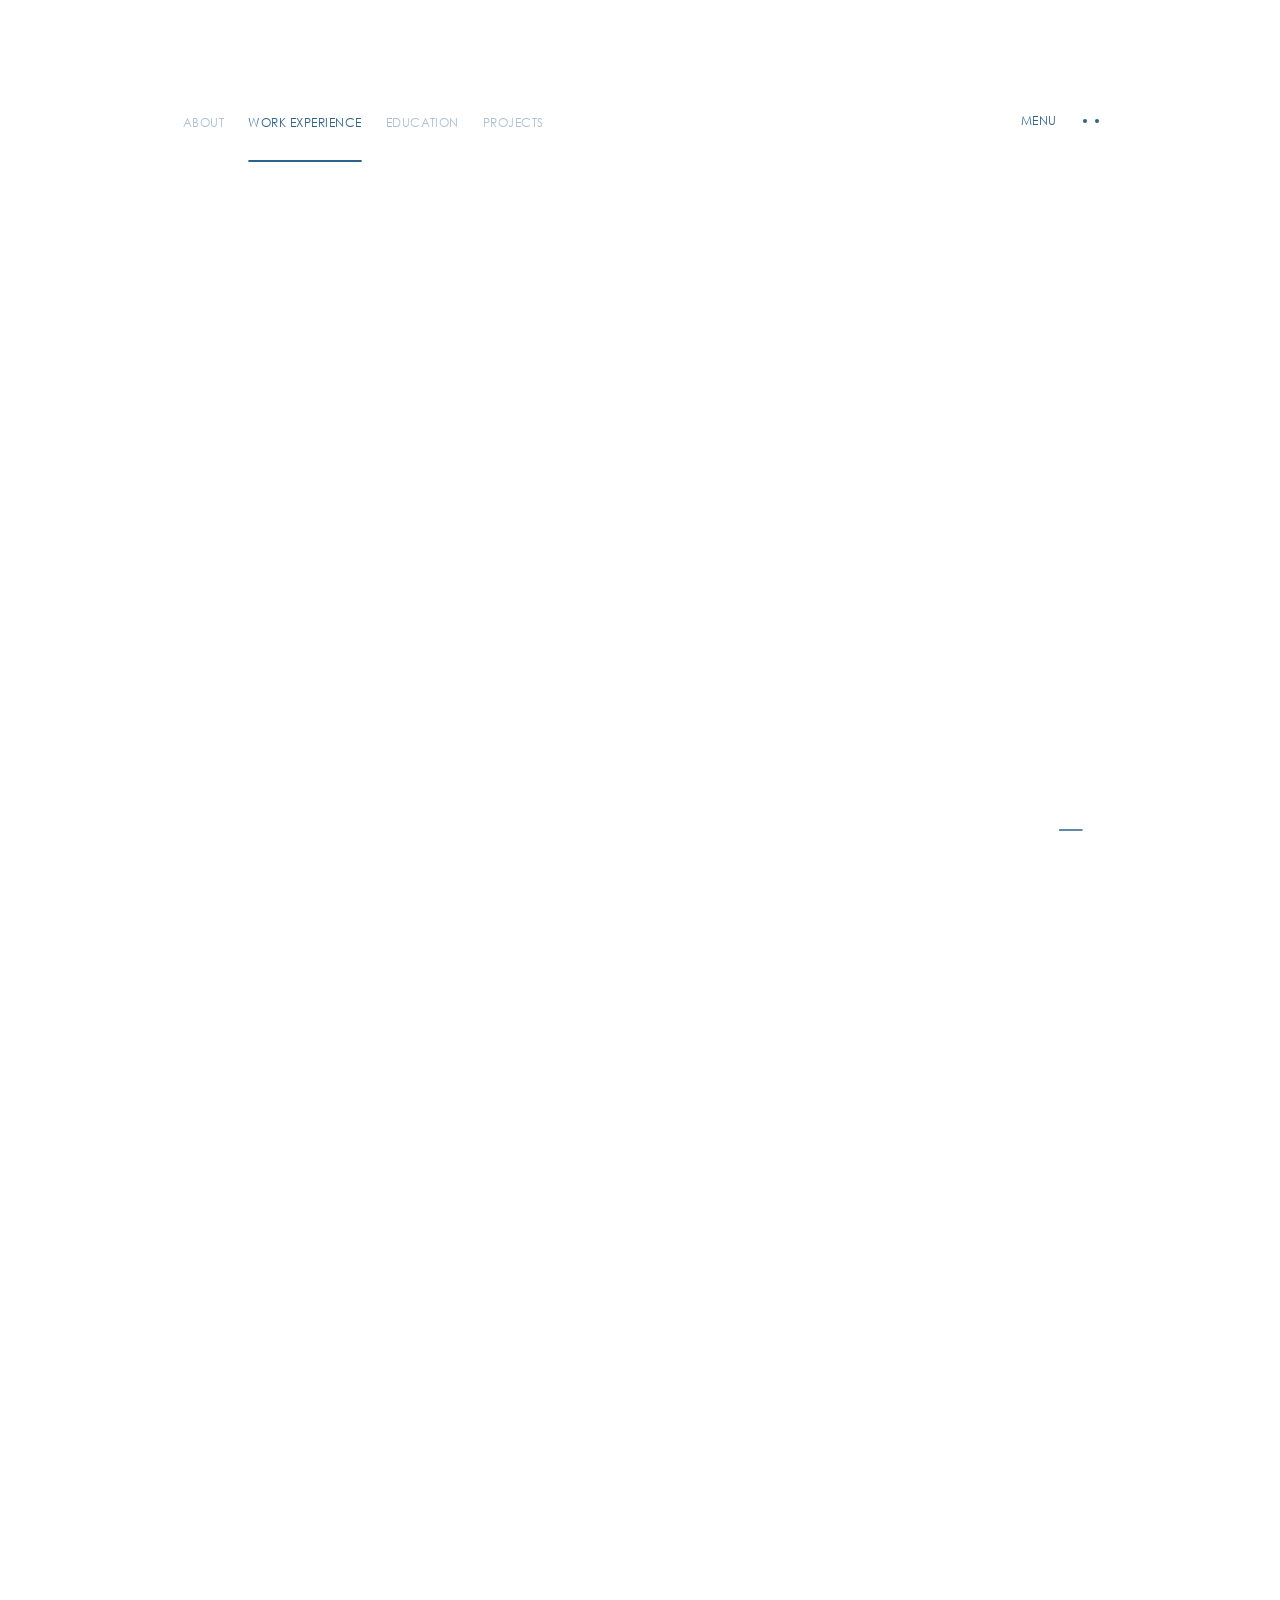
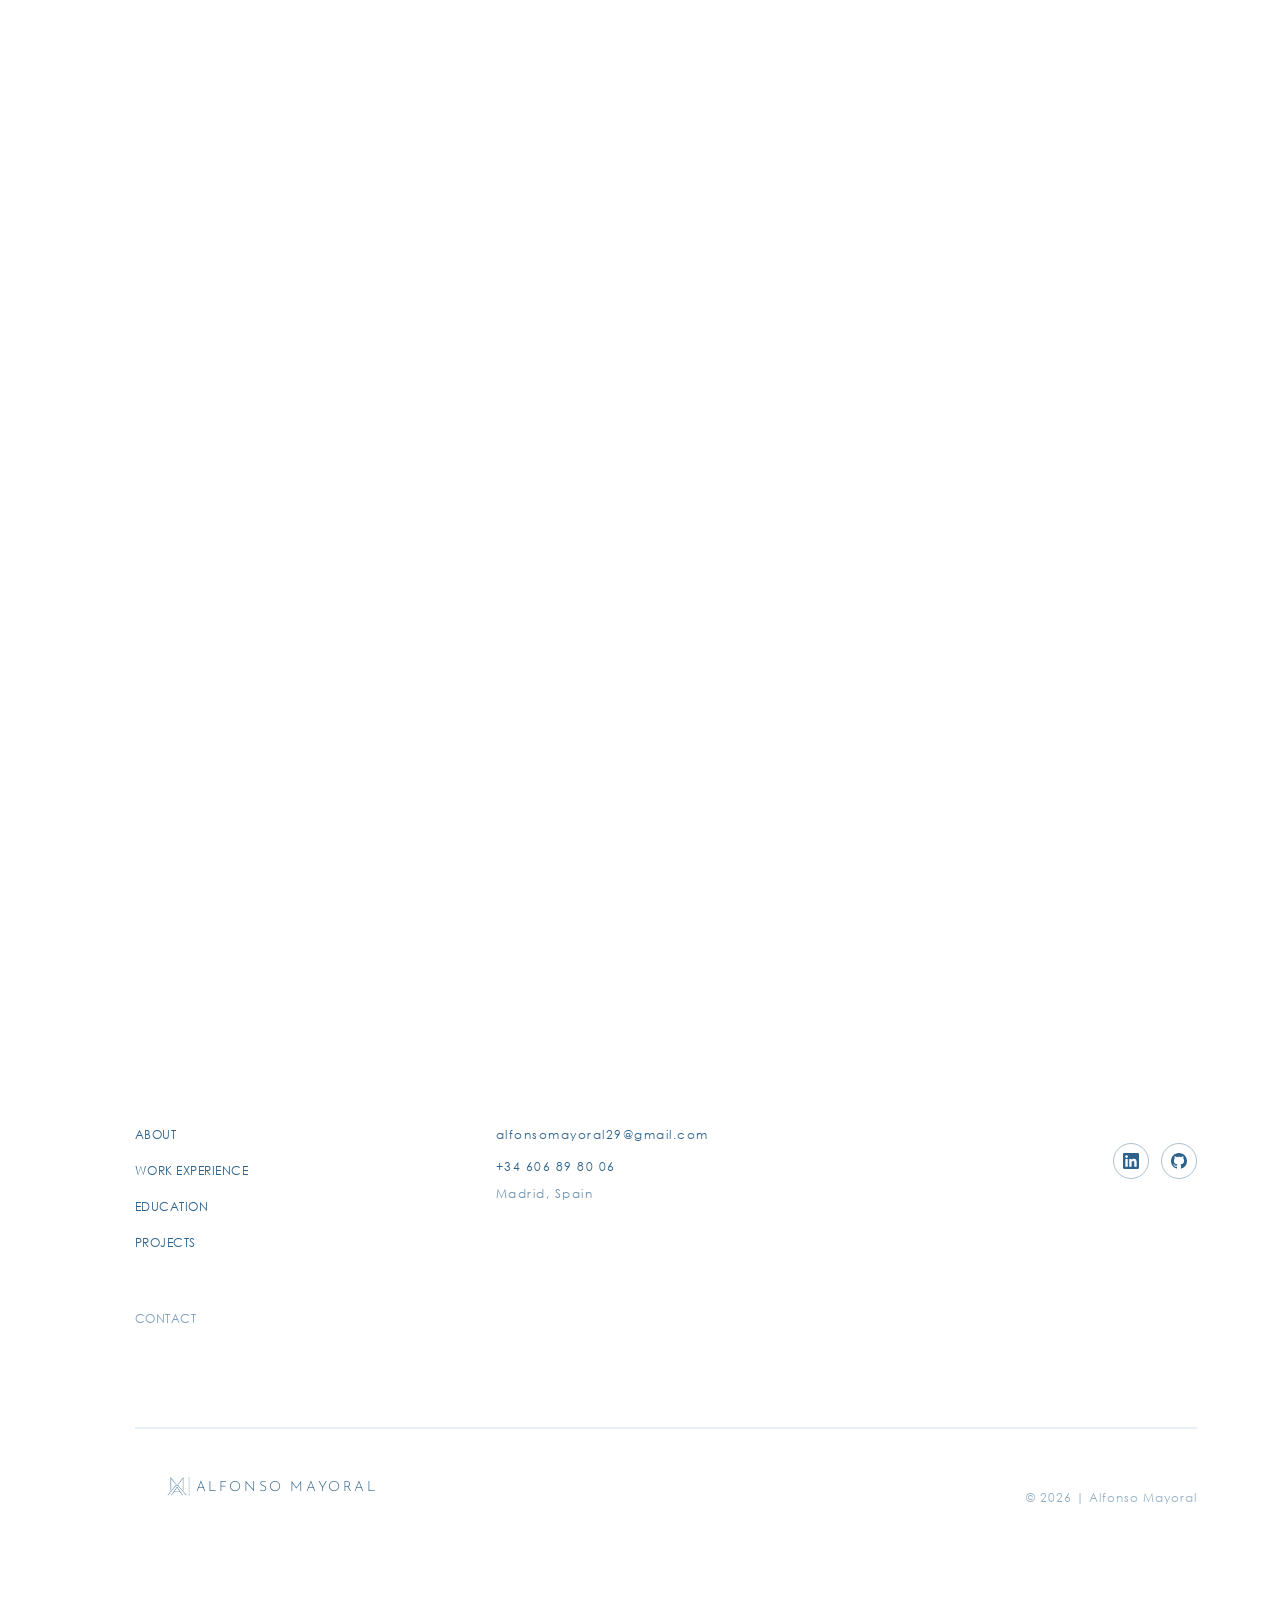
<file: trading/index.html>
<!DOCTYPE html><html lang="en"><head><link rel="preconnect" href="https://esm.sh" crossorigin="anonymous"/><link rel="preload" as="image" href="/assets/images/firma_mask.png"/><meta charSet="utf-8"/><meta name="viewport" content="width=device-width, initial-scale=1"/><link rel="stylesheet" href="/_next/static/chunks/0e31_tiwui55~.css" data-precedence="next"/><link rel="preload" as="script" fetchPriority="low" href="/_next/static/chunks/15xrurgzs99gv.js"/><script src="/_next/static/chunks/0y4l8fw-9nj__.js" async=""></script><script src="/_next/static/chunks/16g.ca89g7fib.js" async=""></script><script src="/_next/static/chunks/turbopack-04rnv4d84sf-9.js" async=""></script><script src="/_next/static/chunks/0dbhjjzl8qfwv.js" async=""></script><link rel="preload" href="/_astro/_slug_.B97dlsMJ.css" as="style"/><meta name="theme-color" content="#2d628c"/><title>Work Experience — Alfonso Mayoral</title><meta name="description" content="Work experience of Alfonso Mayoral: AI Engineer at Suntory Global Spirits, founder of Spotter AI, co-founder of AISC Madrid."/><meta name="keywords" content="keyword 2, keyword 2"/><meta name="robots" content="index, follow"/><meta name="astro-view-transitions-enabled" content="true"/><meta name="astro-view-transitions-fallback" content="swap"/><meta name="generator" content="Astro v5.2.6"/><meta property="og:title" content="Work Experience — Alfonso Mayoral"/><meta property="og:description" content="Roles, companies, and projects across AI, full-stack and community."/><meta name="twitter:card" content="summary"/><meta name="twitter:title" content="Work Experience — Alfonso Mayoral"/><meta name="twitter:description" content="Where I have worked and what I have built."/><link rel="icon" type="image/png" sizes="32x32" href="/favicon-32.png"/><link rel="icon" type="image/png" sizes="512x512" href="/favicon-512.png"/><link rel="apple-touch-icon" sizes="180x180" href="/favicon-180.png"/><meta property="og:image" content="https://alfonsomayoral.vercel.app/favicon-512.png"/><meta property="og:image:width" content="512"/><meta property="og:image:height" content="512"/><meta name="twitter:image" content="https://alfonsomayoral.vercel.app/favicon-512.png"/><meta name="twitter:card" content="summary"/><link rel="stylesheet" href="/_astro/_slug_.B97dlsMJ.css"/><style>[data-astro-transition-scope="astro-smooz4hq-1"] { view-transition-name: none; }@layer astro { ::view-transition-old(none) { animation: none; opacity: 0; mix-blend-mode: normal; }::view-transition-new(none) { animation: none; mix-blend-mode: normal; }::view-transition-group(none) { animation: none } }</style><script type="module" src="/_astro/ClientRouter.astro_astro_type_script_index_0_lang.WONxKOw9.js"></script><script src="/_next/static/chunks/03~yq9q893hmn.js" noModule=""></script><style id="trading-neural">.product-container[data-chapter="Oil"],.product-container[data-chapter="Metals"]{display:none !important} #trading-chapter > div[data-chapter=""], #trading-chapter > div:not([data-chapter]){display:none !important} #trading-chapter{padding:0 !important;margin:0 !important;min-height:0 !important} #canvas-wrapper { transition: opacity 0.4s ease-out; } body.past-hero #canvas-wrapper { visibility: hidden !important; opacity: 0 !important; pointer-events: none !important; }</style></head><body><div hidden=""><!--$--><!--/$--></div><div> <noscript><iframe src="https://www.googletagmanager.com/ns.html?id=GTM-5F3SQM6J" height="0" width="0" style="display:none;visibility:hidden"></iframe></noscript> <div data-astro-transition-persist="cursor" class="cursor" data-component="Cursor" data-astro-cid-x6vourwi> <div class="inner" data-astro-cid-x6vourwi> <div class="circle" data-astro-cid-x6vourwi></div> <div class="middle-dot" data-astro-cid-x6vourwi></div> <div class="dots dots-left" data-astro-cid-x6vourwi></div> <div class="dots dots-right" data-astro-cid-x6vourwi></div> </div> </div>  <header data-astro-transition-persist="header" id="header" data-theme="light" data-component="Header" data-astro-cid-4wsjtibl> <div class="grid container-menu" data-astro-cid-4wsjtibl> <nav class="tb:col-start-1 tb:col-end-25 dk:col-start-2 dk:col-end-24 ml:col-start-3 ml:col-end-23 lg:col-start-3 lg:col-end-23" data-astro-cid-4wsjtibl> <div class="menu-links-w" data-astro-cid-4wsjtibl> <ul data-astro-cid-4wsjtibl> <li data-astro-cid-4wsjtibl> <a href="/" data-astro-cid-4wsjtibl="true" class="nav-link"> <span data-astro-cid-4wsjtibl>About</span> </a> </li><li data-astro-cid-4wsjtibl> <a href="/work/" data-astro-cid-4wsjtibl="true" class="nav-link active"> <span data-astro-cid-4wsjtibl>Work Experience</span> </a> </li><li data-astro-cid-4wsjtibl> <a href="/education/" data-astro-cid-4wsjtibl="true" class="nav-link"> <span data-astro-cid-4wsjtibl>Education</span> </a> </li><li data-astro-cid-4wsjtibl> <a href="/projects/" data-astro-cid-4wsjtibl="true" class="nav-link"> <span data-astro-cid-4wsjtibl>Projects</span> </a> </li> </ul> <div class="navbar" data-astro-cid-4wsjtibl></div> </div> <div class="menu-w" data-astro-cid-4wsjtibl>  <button class="menu-cta" data-astro-cid-4wsjtibl> <p data-astro-cid-4wsjtibl> <span data-astro-cid-4wsjtibl>Menu</span><span data-astro-cid-4wsjtibl>Menu</span> </p> <div class="dots-w" data-astro-cid-4wsjtibl> <div class="dot" data-astro-cid-4wsjtibl></div><div class="dot" data-astro-cid-4wsjtibl></div><div class="dot" data-astro-cid-4wsjtibl></div><div class="dot" data-astro-cid-4wsjtibl></div> </div> </button> </div> </nav> </div> </header>  <div data-astro-transition-persist="menu" class="montfort-menu" data-component="Menu" data-astro-cid-6fp6peiy> <div class="grid grid-nav" data-astro-cid-6fp6peiy> <nav class="col-start-1 col-end-5 tb:col-start-2 dk:col-start-5 lg:col-start-6 dk:col-end-14" data-astro-cid-6fp6peiy> <ul data-astro-cid-6fp6peiy> <li data-astro-cid-6fp6peiy> <a href="/" data-astro-cid-6fp6peiy="true" class="nav-link"> <div class="svg-container" data-astro-cid-6fp6peiy> <svg data-astro-cid-6fp6peiy="true" xmlns="http://www.w3.org/2000/svg" width="10" height="10" fill="none" viewBox="0 0 10 10" focusable="false" aria-hidden="true"><path fill="currentColor" d="M1 4.4a.6.6 0 0 0 0 1.2zm8.424 1.024a.6.6 0 0 0 0-.848L5.606.757a.6.6 0 1 0-.849.849L8.151 5 4.757 8.394a.6.6 0 1 0 .849.849zM1 5.6h8V4.4H1z"/></svg> </div> <div class="text-content" data-astro-cid-6fp6peiy> <span data-astro-cid-6fp6peiy>About</span> </div> </a> </li><li data-astro-cid-6fp6peiy> <a href="/work/" data-astro-cid-6fp6peiy="true" class="nav-link active"> <div class="svg-container" data-astro-cid-6fp6peiy> <svg data-astro-cid-6fp6peiy="true" xmlns="http://www.w3.org/2000/svg" width="10" height="10" fill="none" viewBox="0 0 10 10" focusable="false" aria-hidden="true"><path fill="currentColor" d="M1 4.4a.6.6 0 0 0 0 1.2zm8.424 1.024a.6.6 0 0 0 0-.848L5.606.757a.6.6 0 1 0-.849.849L8.151 5 4.757 8.394a.6.6 0 1 0 .849.849zM1 5.6h8V4.4H1z"/></svg> </div> <div class="text-content" data-astro-cid-6fp6peiy> <span data-astro-cid-6fp6peiy>Work Experience</span> </div> </a> </li><li data-astro-cid-6fp6peiy> <a href="/education/" data-astro-cid-6fp6peiy="true" class="nav-link"> <div class="svg-container" data-astro-cid-6fp6peiy> <svg data-astro-cid-6fp6peiy="true" xmlns="http://www.w3.org/2000/svg" width="10" height="10" fill="none" viewBox="0 0 10 10" focusable="false" aria-hidden="true"><path fill="currentColor" d="M1 4.4a.6.6 0 0 0 0 1.2zm8.424 1.024a.6.6 0 0 0 0-.848L5.606.757a.6.6 0 1 0-.849.849L8.151 5 4.757 8.394a.6.6 0 1 0 .849.849zM1 5.6h8V4.4H1z"/></svg> </div> <div class="text-content" data-astro-cid-6fp6peiy> <span data-astro-cid-6fp6peiy>Education</span> </div> </a> </li><li data-astro-cid-6fp6peiy> <a href="/projects/" data-astro-cid-6fp6peiy="true" class="nav-link"> <div class="svg-container" data-astro-cid-6fp6peiy> <svg data-astro-cid-6fp6peiy="true" xmlns="http://www.w3.org/2000/svg" width="10" height="10" fill="none" viewBox="0 0 10 10" focusable="false" aria-hidden="true"><path fill="currentColor" d="M1 4.4a.6.6 0 0 0 0 1.2zm8.424 1.024a.6.6 0 0 0 0-.848L5.606.757a.6.6 0 1 0-.849.849L8.151 5 4.757 8.394a.6.6 0 1 0 .849.849zM1 5.6h8V4.4H1z"/></svg> </div> <div class="text-content" data-astro-cid-6fp6peiy> <span data-astro-cid-6fp6peiy>Projects</span> </div> </a> </li> </ul> </nav> </div> <div class="grid grid-terms" data-astro-cid-6fp6peiy> <div class="terms-w col-start-3 col-end-5 tb:col-start-1 tb:col-end-5 dk:col-start-3 dk:col-end-20 lg:col-start-4 lg:col-end-20" data-astro-cid-6fp6peiy> <ul data-astro-cid-6fp6peiy> <li class="terms-link" data-astro-cid-6fp6peiy> <a href="/contact/" data-astro-cid-6fp6peiy="true"> <span data-astro-cid-6fp6peiy>Contact</span> <span data-astro-cid-6fp6peiy>Contact</span> </a> </li> </ul> </div> </div> <div class="overlay" data-astro-cid-6fp6peiy></div> </div>  <div id="canvas-wrapper" data-astro-transition-persist="webgl" aria-hidden="true"> <canvas></canvas> </div>  <script type="module" src="/_astro/WebGL.astro_astro_type_script_index_0_lang.ClLv70z8.js"></script> <div data-astro-transition-persist="sound" class="buttons-container" data-theme="dark" data-component="Sound" data-astro-cid-epuvuop6> <div class="buttons-wrapper grid" data-astro-cid-epuvuop6> <div class="buttons-inner dk:col-start-2 dk:col-end-24 ml:col-start-3 ml:col-end-23 lg:col-start-3 lg:col-end-23" data-astro-cid-epuvuop6> <button id="scroll-top" class="scroll-top" data-astro-cid-epuvuop6> <svg data-astro-cid-epuvuop6="true" xmlns="http://www.w3.org/2000/svg" width="10" height="12" fill="none" viewBox="0 0 10 12" focusable="false" aria-hidden="true"><path fill="#2D628C" fill-rule="evenodd" d="M.87 3.982 4.464.386a.757.757 0 0 1 1.07 0L9.13 3.982a.757.757 0 1 1-1.07 1.07L5.757 2.748v8.331a.757.757 0 1 1-1.514 0V2.748L1.94 5.052a.757.757 0 1 1-1.07-1.07" clip-rule="evenodd" style="fill:#2d628c;fill:color(display-p3 .1765 .3843 .549);fill-opacity:1"/></svg> </button> <button class="sound" data-astro-cid-epuvuop6> <canvas id="sound-canvas" width="24" height="24" data-astro-cid-epuvuop6></canvas> </button> </div> </div> </div>   <div class="hero-transition" data-astro-transition-persist="transition-hero" data-cursor="draggable" data-cursor-down="dragging" data-astro-cid-3rse3tms> <div class="inner" data-astro-cid-3rse3tms> <div class="title" data-astro-cid-3rse3tms> <p data-astro-cid-3rse3tms>About</p> <div class="spinner" data-astro-cid-3rse3tms> <svg class="spinner-inner" viewBox="0 0 200 200" fill="none" xmlns="http://www.w3.org/2000/svg" data-astro-cid-3rse3tms> <g stroke-width="8" data-astro-cid-3rse3tms> <path stroke="url(#spinner-secondHalf)" d="M 4 100 A 96 96 0 0 1 196 100" data-astro-cid-3rse3tms></path> <path stroke="url(#spinner-firstHalf)" d="M 196 100 A 96 96 0 0 1 4 100" data-astro-cid-3rse3tms></path> </g> </svg> </div> </div><div class="title" data-astro-cid-3rse3tms> <p data-astro-cid-3rse3tms>Experience</p> <div class="spinner" data-astro-cid-3rse3tms> <svg class="spinner-inner" viewBox="0 0 200 200" fill="none" xmlns="http://www.w3.org/2000/svg" data-astro-cid-3rse3tms> <g stroke-width="8" data-astro-cid-3rse3tms> <path stroke="url(#spinner-secondHalf)" d="M 4 100 A 96 96 0 0 1 196 100" data-astro-cid-3rse3tms></path> <path stroke="url(#spinner-firstHalf)" d="M 196 100 A 96 96 0 0 1 4 100" data-astro-cid-3rse3tms></path> </g> </svg> </div> </div><div class="title" data-astro-cid-3rse3tms> <p data-astro-cid-3rse3tms>Education</p> <div class="spinner" data-astro-cid-3rse3tms> <svg class="spinner-inner" viewBox="0 0 200 200" fill="none" xmlns="http://www.w3.org/2000/svg" data-astro-cid-3rse3tms> <g stroke-width="8" data-astro-cid-3rse3tms> <path stroke="url(#spinner-secondHalf)" d="M 4 100 A 96 96 0 0 1 196 100" data-astro-cid-3rse3tms></path> <path stroke="url(#spinner-firstHalf)" d="M 196 100 A 96 96 0 0 1 4 100" data-astro-cid-3rse3tms></path> </g> </svg> </div> </div><div class="title" data-astro-cid-3rse3tms> <p data-astro-cid-3rse3tms>Projects</p> <div class="spinner" data-astro-cid-3rse3tms> <svg class="spinner-inner" viewBox="0 0 200 200" fill="none" xmlns="http://www.w3.org/2000/svg" data-astro-cid-3rse3tms> <g stroke-width="8" data-astro-cid-3rse3tms> <path stroke="url(#spinner-secondHalf)" d="M 4 100 A 96 96 0 0 1 196 100" data-astro-cid-3rse3tms></path> <path stroke="url(#spinner-firstHalf)" d="M 196 100 A 96 96 0 0 1 4 100" data-astro-cid-3rse3tms></path> </g> </svg> </div> </div> </div> <svg class="spinner-defs" xmlns="http://www.w3.org/2000/svg" color="#2d628c" data-astro-cid-3rse3tms> <defs data-astro-cid-3rse3tms> <linearGradient id="spinner-secondHalf" data-astro-cid-3rse3tms> <stop offset="0%" stop-opacity="0" stop-color="currentColor" data-astro-cid-3rse3tms></stop> <stop offset="100%" stop-opacity="0.5" stop-color="currentColor" data-astro-cid-3rse3tms></stop> </linearGradient> <linearGradient id="spinner-firstHalf" data-astro-cid-3rse3tms> <stop offset="0%" stop-opacity="1" stop-color="currentColor" data-astro-cid-3rse3tms></stop> <stop offset="100%" stop-opacity="0.5" stop-color="currentColor" data-astro-cid-3rse3tms></stop> </linearGradient> </defs> </svg> </div>  <main class="astro-q53qi7p3" data-scene="Trading" data-astro-cid-q53qi7p3> <section class="hero" data-chapter="Hero" data-chapter-first="true" data-theme="light" data-animation="Hero" data-astro-cid-226k2nfd> <div class="hero-inner" data-astro-cid-226k2nfd> <svg class="logo logo-mb" xmlns="http://www.w3.org/2000/svg" viewBox="0 0 500 280" focusable="false" aria-hidden="true" data-astro-cid-226k2nfd="true" style="max-width:none;width:min(90vw, 500px);height:auto;"><defs><mask id="firma-mb-mask"><image href="/assets/images/firma_mask.png" x="177" y="10" width="146" height="140"/></mask></defs><rect x="177" y="10" width="146" height="140" fill="#FFFFFF" mask="url(#firma-mb-mask)"/><line x1="60" y1="170" x2="440" y2="170" stroke="#FFFFFF" stroke-width="1.2" opacity="0.6"/><text x="250" y="220" font-family="'Josefin Sans','Century Gothic',sans-serif" font-size="42" font-weight="300" letter-spacing="4" fill="#FFFFFF" text-anchor="middle">WORK EXPERIENCE</text></svg> <svg class="logo logo-dk" xmlns="http://www.w3.org/2000/svg" viewBox="0 0 800 200" focusable="false" aria-hidden="true" data-astro-cid-226k2nfd="true" style="max-width:none;width:min(90vw, 700px);height:auto;"><defs><mask id="firma-dk-mask"><image href="/assets/images/firma_mask.png" x="0" y="55" width="63" height="60"/></mask></defs><rect x="0" y="55" width="63" height="60" fill="#FFFFFF" mask="url(#firma-dk-mask)"/><line x1="88" y1="55" x2="88" y2="115" stroke="#FFFFFF" stroke-width="1.2" opacity="0.6"/><text x="115" y="105" font-family="'Josefin Sans','Century Gothic',sans-serif" font-size="56" font-weight="300" letter-spacing="3" fill="#FFFFFF">WORK EXPERIENCE</text></svg> <div class="scroll-to-cta" data-astro-cid-226k2nfd> <div class="scroll-to-cta-inner" data-astro-cid-226k2nfd> <div class="scroll-to-cta-content-mb" data-astro-cid-226k2nfd> <svg class="scroll-to-cta-icon" data-astro-cid-226k2nfd="true" xmlns="http://www.w3.org/2000/svg" width="10" height="15" fill="none" viewBox="0 0 10 15" focusable="false" aria-hidden="true"><path fill="currentColor" d="M5.65 1a.65.65 0 1 0-1.3 0zM4.54 14.46a.65.65 0 0 0 .92 0l4.136-4.137a.65.65 0 1 0-.919-.92L5 13.082 1.323 9.404a.65.65 0 0 0-.92.919zM4.35 1v13h1.3V1z"/></svg> <span class="fs-cta-s" data-astro-cid-226k2nfd>Swipe down</span> </div> <div class="scroll-to-cta-content-dk" data-astro-cid-226k2nfd> <span class="fs-cta-s" data-astro-cid-226k2nfd>Scroll down to discover</span> </div> </div> </div> </div> </section> <style>
	.logo-dk > path,
	.logo-dk > g,
	.scroll-to-cta {
		opacity: 0;
	}
</style>  <section data-chapter="TradingChapter" id="trading-chapter" data-theme-chapters="dark" data-astro-cid-q53qi7p3> <div data-chapter data-astro-cid-q53qi7p3> <div class="grid" data-astro-cid-q53qi7p3> <h2 data-animation="Title" data-animation-color="#ffffff" class="fs-h2 uppercase tb:col-end-4 dk:col-start-6 dk:col-end-20 lg:col-start-7 lg:col-end-18" data-astro-cid-q53qi7p3> From AI engineering at a global F&B group to founding products and communities. </h2> <div class="read-more expandable tb:col-start-2 dk:col-start-10 dk:col-end-19 lg:col-start-13" data-animation="ReadMore" data-line-count="7" data-astro-cid-mer3b7za style="--line-count: 7;"> <div class="content-wrapper" data-astro-cid-mer3b7za style="--line-count: 7;"> <div data-astro-cid-mer3b7za style="--line-count: 7;"> <div class="content" data-astro-cid-mer3b7za style="--line-count: 7;"> <div class="inner clamp fs-body white" data-astro-cid-mer3b7za style="--line-count: 7;">  <p class="fs-s1" data-astro-cid-q53qi7p3>Six years across enterprise AI, SAP consulting, mobile apps, and student communities. Currently shipping enterprise AI at Suntory Global Spirits while finishing Telecom Engineering at UC3M. Founder of Spotter AI and co-founder of AISC Madrid &mdash; the first European chapter of the AI Student Collective.</p>  </div> </div> <button class="read-more-button white" data-animation="FadeIn" aria-label="Expand text button" data-astro-cid-pgfm4fb2> <div class="arrow" aria-hidden="true" data-astro-cid-pgfm4fb2></div> </button>  </div> </div> </div>  </div> </div> <div class="product-container" data-chapter="Oil" id="Oil" data-astro-cid-shaiqimx> <div class="grid" data-astro-cid-shaiqimx>  <div class="separator dk:col-start-10 dk:col-end-22 lg:col-start-13" data-animation="Line" data-astro-cid-shaiqimx></div> <div class="index-who-we-are-wrapper dk:col-start-4 dk:col-end-10 lg:col-start-7" data-astro-cid-shaiqimx> <div class="index-who-we-are" data-astro-cid-pltxuhjx>  <div class="index-who-are-label fs-s1 on-trading" data-animation="SplitBlock" data-animation-color="#ffffff" data-astro-cid-pltxuhjx> Roles & projects: </div> <!-- <div class="index-who-are-puces" data-animation="Navigation">
		{
			Array.from({ length: maxIndex }).map((_, i) => (
				<div class={`index-who-are-puce ${index === i + 1 ? 'active' : ''} ${onTrading ? 'on-trading' : ''}`} />
			))
		}
	</div> --> </div>  </div> <p class="category fs-h2 white uppercase dk:col-start-10 dk:col-end-22 lg:col-start-13" data-animation="SplitBlock" data-animation-color="#ffffff" data-astro-cid-shaiqimx> Experience </p>  </div> <div class="grid products-grid" data-astro-cid-shaiqimx> <div class="text-block product tb:col-start-3 tb:col-end-5 dk:col-start-13 dk:col-end-20 lg:col-start-13 lg:col-end-18" data-index="1" style="grid-row: 1;" data-astro-cid-tbw6esjt>   <h3 class="title fs-s1 white" data-animation="Title" data-animation-color="#ffffff" data-astro-cid-tbw6esjt> AI Engineer — Suntory Global Spirits </h3> <div class="content fs-body white" data-astro-cid-tbw6esjt> <div class="read-more expandable" data-animation="ReadMore" data-line-count="3" data-astro-cid-mer3b7za style="--line-count: 3;"> <div class="content-wrapper" data-astro-cid-mer3b7za style="--line-count: 3;"> <div data-astro-cid-mer3b7za style="--line-count: 3;"> <div class="content" data-astro-cid-mer3b7za style="--line-count: 3;"> <div class="inner clamp fs-body white" data-astro-cid-mer3b7za style="--line-count: 3;">  <p>Aug 2025 – Now · Madrid, Spain. Building enterprise-grade MCP applications and full-stack business tools that connect ChatGPT Enterprise with company-native systems through MCP servers, tools, widgets and agentic workflows. Scaling AI solutions on Azure (AKS, Kubernetes, Docker, Azure DevOps, Azure Pipelines, Azure SQL) using FastMCP, Node.js and the OpenAI Agents SDK. Contributing to a native enterprise AI chatbot with web search, deep research and workflow tooling integrations.</p>  </div> </div> <button class="read-more-button white" data-animation="FadeIn" aria-label="Expand text button" data-astro-cid-pgfm4fb2> <div class="arrow" aria-hidden="true" data-astro-cid-pgfm4fb2></div> </button>  </div> </div> </div>  </div>  </div> <div class="text-block product tb:col-start-1 tb:col-end-3 dk:col-start-5 dk:col-end-12 lg:col-start-7 lg:col-end-12" data-index="2" style="grid-row: 2;" data-astro-cid-tbw6esjt>   <h3 class="title fs-s1 white" data-animation="Title" data-animation-color="#ffffff" data-astro-cid-tbw6esjt> Founder, CEO & Full-Stack Developer — Spotter AI </h3> <div class="content fs-body white" data-astro-cid-tbw6esjt> <div class="read-more expandable" data-animation="ReadMore" data-line-count="3" data-astro-cid-mer3b7za style="--line-count: 3;"> <div class="content-wrapper" data-astro-cid-mer3b7za style="--line-count: 3;"> <div data-astro-cid-mer3b7za style="--line-count: 3;"> <div class="content" data-astro-cid-mer3b7za style="--line-count: 3;"> <div class="inner clamp fs-body white" data-astro-cid-mer3b7za style="--line-count: 3;">  <p>Jun 2025 – Now. AI-powered mobile app combining workout tracking, meal analysis and a social fitness community in a single iOS and Android platform. Leading a 4-person team end-to-end: product, technical architecture, AI pipelines, mobile development with React Native, backend services, and go-to-market. From zero to launch and distribution on both stores.</p>  </div> </div> <button class="read-more-button white" data-animation="FadeIn" aria-label="Expand text button" data-astro-cid-pgfm4fb2> <div class="arrow" aria-hidden="true" data-astro-cid-pgfm4fb2></div> </button>  </div> </div> </div>  </div>  </div> <div class="text-block product tb:col-start-3 tb:col-end-5 dk:col-start-13 dk:col-end-20 lg:col-start-13 lg:col-end-18" data-index="3" style="grid-row: 3;" data-astro-cid-tbw6esjt>   <h3 class="title fs-s1 white" data-animation="Title" data-animation-color="#ffffff" data-astro-cid-tbw6esjt> Co-Founder & Vicepresident — AISC Madrid </h3> <div class="content fs-body white" data-astro-cid-tbw6esjt> <div class="read-more expandable" data-animation="ReadMore" data-line-count="3" data-astro-cid-mer3b7za style="--line-count: 3;"> <div class="content-wrapper" data-astro-cid-mer3b7za style="--line-count: 3;"> <div data-astro-cid-mer3b7za style="--line-count: 3;"> <div class="content" data-astro-cid-mer3b7za style="--line-count: 3;"> <div class="inner clamp fs-body white" data-astro-cid-mer3b7za style="--line-count: 3;">  <p>Jun 2025 – Now · Madrid, Spain. Founded and preside over AISC Madrid &mdash; the first European chapter of the AI Student Collective, officially recognized at UC3M. Secured backing from seven U.S. chapters expanding the collective's global footprint and resources. Lead workshops, hackathons and expert talks; AISC became the university's most active student association of the year.</p>  </div> </div> <button class="read-more-button white" data-animation="FadeIn" aria-label="Expand text button" data-astro-cid-pgfm4fb2> <div class="arrow" aria-hidden="true" data-astro-cid-pgfm4fb2></div> </button>  </div> </div> </div>  </div>  </div> <div class="text-block product tb:col-start-1 tb:col-end-3 dk:col-start-5 dk:col-end-12 lg:col-start-7 lg:col-end-12" data-index="4" style="grid-row: 4;" data-astro-cid-tbw6esjt>   <h3 class="title fs-s1 white" data-animation="Title" data-animation-color="#ffffff" data-astro-cid-tbw6esjt> SAP Consultor Assistant & Data Analyst — Campus S.W. </h3> <div class="content fs-body white" data-astro-cid-tbw6esjt> <div class="read-more expandable" data-animation="ReadMore" data-line-count="3" data-astro-cid-mer3b7za style="--line-count: 3;"> <div class="content-wrapper" data-astro-cid-mer3b7za style="--line-count: 3;"> <div data-astro-cid-mer3b7za style="--line-count: 3;"> <div class="content" data-astro-cid-mer3b7za style="--line-count: 3;"> <div class="inner clamp fs-body white" data-astro-cid-mer3b7za style="--line-count: 3;">  <p>Oct 2023 – Apr 2024 · Madrid, Spain. Spanish SME specialized in SAP consulting, customizing ERP systems to meet client-specific requirements and automating manual and repetitive business processes. Supported a senior SAP expert analyzing client data, identifying needs and optimizing ERP solutions. Participated in high-impact deployments for El Corte Inglés, Telefónica and Banco Santander.</p>  </div> </div> <button class="read-more-button white" data-animation="FadeIn" aria-label="Expand text button" data-astro-cid-pgfm4fb2> <div class="arrow" aria-hidden="true" data-astro-cid-pgfm4fb2></div> </button>  </div> </div> </div>  </div>  </div> <div class="text-block product tb:col-start-3 tb:col-end-5 dk:col-start-13 dk:col-end-20 lg:col-start-13 lg:col-end-18" data-index="5" style="grid-row: 5;" data-astro-cid-tbw6esjt>   <h3 class="title fs-s1 white" data-animation="Title" data-animation-color="#ffffff" data-astro-cid-tbw6esjt> Talentum Scholarship Intern — Telefónica Business Solutions </h3> <div class="content fs-body white" data-astro-cid-tbw6esjt> <div class="read-more expandable" data-animation="ReadMore" data-line-count="3" data-astro-cid-mer3b7za style="--line-count: 3;"> <div class="content-wrapper" data-astro-cid-mer3b7za style="--line-count: 3;"> <div data-astro-cid-mer3b7za style="--line-count: 3;"> <div class="content" data-astro-cid-mer3b7za style="--line-count: 3;"> <div class="inner clamp fs-body white" data-astro-cid-mer3b7za style="--line-count: 3;">  <p>Jun 2022 – Aug 2022 · Madrid, Spain. Selected for the Telefónica Talentum scholarship program: practical training periods in software development across companies of the Telefónica Group, under the supervision of tutors from different departments. Participated in 8+ professional team-building workshops on data analysis, machine learning and software development.</p>  </div> </div> <button class="read-more-button white" data-animation="FadeIn" aria-label="Expand text button" data-astro-cid-pgfm4fb2> <div class="arrow" aria-hidden="true" data-astro-cid-pgfm4fb2></div> </button>  </div> </div> </div>  </div>  </div> <div class="text-block product tb:col-start-1 tb:col-end-3 dk:col-start-5 dk:col-end-12 lg:col-start-7 lg:col-end-12" data-index="6" style="grid-row: 6;" data-astro-cid-tbw6esjt>   <h3 class="title fs-s1 white" data-animation="Title" data-animation-color="#ffffff" data-astro-cid-tbw6esjt> Member, Competitive AI Team — AISC@RIV (UC Riverside) </h3> <div class="content fs-body white" data-astro-cid-tbw6esjt> <div class="read-more expandable" data-animation="ReadMore" data-line-count="3" data-astro-cid-mer3b7za style="--line-count: 3;"> <div class="content-wrapper" data-astro-cid-mer3b7za style="--line-count: 3;"> <div data-astro-cid-mer3b7za style="--line-count: 3;"> <div class="content" data-astro-cid-mer3b7za style="--line-count: 3;"> <div class="inner clamp fs-body white" data-astro-cid-mer3b7za style="--line-count: 3;">  <p>Sep 2024 – Jun 2025 · Riverside, California. During my exchange year at UC Riverside, member of the Artificial Intelligence Student Collective (Riverside chapter). Led 10+ AI workshops to promote tech literacy through hands-on learning. Part of the competitive AI team developing real-time sentiment analysis software for video-call interviews.</p>  </div> </div> <button class="read-more-button white" data-animation="FadeIn" aria-label="Expand text button" data-astro-cid-pgfm4fb2> <div class="arrow" aria-hidden="true" data-astro-cid-pgfm4fb2></div> </button>  </div> </div> </div>  </div>  </div>   </div> </div> <div class="product-container" data-chapter="Metals" id="Metals" data-astro-cid-shaiqimx> <div class="grid" data-astro-cid-shaiqimx>  <div class="separator dk:col-start-10 dk:col-end-22 lg:col-start-13" data-animation="Line" data-astro-cid-shaiqimx></div> <div class="index-who-we-are-wrapper dk:col-start-4 dk:col-end-10 lg:col-start-7" data-astro-cid-shaiqimx> <div class="index-who-we-are" data-astro-cid-pltxuhjx>  <div class="index-who-are-label fs-s1 on-trading" data-animation="SplitBlock" data-animation-color="#ffffff" data-astro-cid-pltxuhjx> Explore Our Products: </div> <!-- <div class="index-who-are-puces" data-animation="Navigation">
		{
			Array.from({ length: maxIndex }).map((_, i) => (
				<div class={`index-who-are-puce ${index === i + 1 ? 'active' : ''} ${onTrading ? 'on-trading' : ''}`} />
			))
		}
	</div> --> </div>  </div> <p class="category fs-h2 white uppercase dk:col-start-10 dk:col-end-22 lg:col-start-13" data-animation="SplitBlock" data-animation-color="#ffffff" data-astro-cid-shaiqimx> Skills & contact </p> <p>The toolkit I work with day to day. Across AI engineering, full-stack development and cloud infrastructure — picked up in production, not in tutorials.</p> </div> <div class="grid products-grid" data-astro-cid-shaiqimx> <div class="text-block product tb:col-start-3 tb:col-end-5 dk:col-start-13 dk:col-end-20 lg:col-start-13 lg:col-end-18" data-index="1" style="grid-row: 1;" data-astro-cid-tbw6esjt>   <h3 class="title fs-s1 white" data-animation="Title" data-animation-color="#ffffff" data-astro-cid-tbw6esjt> AI & Agentic Systems </h3> <div class="content fs-body white" data-astro-cid-tbw6esjt> <div class="read-more expandable" data-animation="ReadMore" data-line-count="3" data-astro-cid-mer3b7za style="--line-count: 3;"> <div class="content-wrapper" data-astro-cid-mer3b7za style="--line-count: 3;"> <div data-astro-cid-mer3b7za style="--line-count: 3;"> <div class="content" data-astro-cid-mer3b7za style="--line-count: 3;"> <div class="inner clamp fs-body white" data-astro-cid-mer3b7za style="--line-count: 3;">  <p>MCP Apps & Widgets · MCP Servers & Tools · FastMCP · OpenAI Agents SDK · Agent Tool Orchestration · LLMOps · Enterprise AI Chatbots · RAG · ChatGPT Enterprise integrations.</p>  </div> </div> <button class="read-more-button white" data-animation="FadeIn" aria-label="Expand text button" data-astro-cid-pgfm4fb2> <div class="arrow" aria-hidden="true" data-astro-cid-pgfm4fb2></div> </button>  </div> </div> </div>  </div>  </div> <div class="text-block product tb:col-start-1 tb:col-end-3 dk:col-start-5 dk:col-end-12 lg:col-start-7 lg:col-end-12" data-index="2" style="grid-row: 2;" data-astro-cid-tbw6esjt>   <h3 class="title fs-s1 white" data-animation="Title" data-animation-color="#ffffff" data-astro-cid-tbw6esjt> Programming & Frameworks </h3> <div class="content fs-body white" data-astro-cid-tbw6esjt> <div class="read-more expandable" data-animation="ReadMore" data-line-count="3" data-astro-cid-mer3b7za style="--line-count: 3;"> <div class="content-wrapper" data-astro-cid-mer3b7za style="--line-count: 3;"> <div data-astro-cid-mer3b7za style="--line-count: 3;"> <div class="content" data-astro-cid-mer3b7za style="--line-count: 3;"> <div class="inner clamp fs-body white" data-astro-cid-mer3b7za style="--line-count: 3;">  <p>Python · TypeScript · JavaScript · SQL · C/C++ · Java. Node.js · React · React Native · PyTorch · scikit-learn · Jupyter · Git · REST APIs.</p>  </div> </div> <button class="read-more-button white" data-animation="FadeIn" aria-label="Expand text button" data-astro-cid-pgfm4fb2> <div class="arrow" aria-hidden="true" data-astro-cid-pgfm4fb2></div> </button>  </div> </div> </div>  </div>  </div> <div class="text-block product tb:col-start-3 tb:col-end-5 dk:col-start-13 dk:col-end-20 lg:col-start-13 lg:col-end-18" data-index="3" style="grid-row: 3;" data-astro-cid-tbw6esjt>   <h3 class="title fs-s1 white" data-animation="Title" data-animation-color="#ffffff" data-astro-cid-tbw6esjt> Cloud & DevOps </h3> <div class="content fs-body white" data-astro-cid-tbw6esjt> <div class="read-more expandable" data-animation="ReadMore" data-line-count="3" data-astro-cid-mer3b7za style="--line-count: 3;"> <div class="content-wrapper" data-astro-cid-mer3b7za style="--line-count: 3;"> <div data-astro-cid-mer3b7za style="--line-count: 3;"> <div class="content" data-astro-cid-mer3b7za style="--line-count: 3;"> <div class="inner clamp fs-body white" data-astro-cid-mer3b7za style="--line-count: 3;">  <p>Microsoft Azure · Azure SQL · AKS · Docker · Kubernetes · Azure DevOps · GitHub · Azure Pipelines · CI/CD. Production-grade enterprise AI deployments.</p>  </div> </div> <button class="read-more-button white" data-animation="FadeIn" aria-label="Expand text button" data-astro-cid-pgfm4fb2> <div class="arrow" aria-hidden="true" data-astro-cid-pgfm4fb2></div> </button>  </div> </div> </div>  </div>  </div>  </div> </div>  </section> 
<section id="experience-neural" class="experience-neural" data-theme-chapters="dark">
<style>
#experience-neural{position:relative;color:#eaf3ff;min-height:540vh;padding:0;overflow:visible;margin-top:-50vh;z-index:5;background:transparent}
body.we-active #canvas-wrapper{opacity:0 !important;transition:opacity 0.6s;pointer-events:none}
#neural-canvas-wrap{position:fixed;top:0;left:0;width:100vw;height:100vh;z-index:40;pointer-events:none;opacity:0;transition:opacity 0.4s ease;background:#000814}
#neural-canvas{width:100%;height:100%;display:block;background:transparent}
.neural-heading{position:fixed;top:18vh;left:0;right:0;z-index:50;text-align:center;padding:0 6vw;pointer-events:none;opacity:0;transition:opacity 0.5s ease}
.neural-heading h2{font-family:'Josefin Sans','Century Gothic',sans-serif;font-weight:300;font-size:clamp(28px,4vw,58px);line-height:1.15;letter-spacing:-0.5px;color:#eaf3ff;max-width:1100px;margin:0 auto;text-shadow:0 0 24px rgba(77,192,255,0.35)}
.neural-heading .accent{color:#5cc8ff}
.neural-cards{position:relative;z-index:60;pointer-events:none}
.neural-card{position:fixed;top:0;left:0;width:38vw;max-width:480px;padding:28px 30px;background:rgba(8,18,38,0.28);backdrop-filter:blur(30px) saturate(180%) brightness(1.05);-webkit-backdrop-filter:blur(30px) saturate(180%) brightness(1.05);border:1px solid rgba(255,255,255,0.18);border-radius:22px;box-shadow:0 24px 60px rgba(0,0,0,0.45),inset 0 1px 0 rgba(255,255,255,0.28),inset 0 -1px 0 rgba(0,0,0,0.18);color:#eaf3ff;opacity:0;transform:translate3d(0,20px,0);transition:opacity 0.45s ease;will-change:transform,opacity;pointer-events:none;isolation:isolate;contain:layout style paint;transform-style:preserve-3d;backface-visibility:hidden}
.neural-card[data-hub="0"]{background:rgba(126,203,255,0.14);border-color:rgba(126,203,255,0.35);box-shadow:0 24px 60px rgba(0,0,0,0.45),inset 0 1px 0 rgba(255,255,255,0.30),0 0 80px rgba(126,203,255,0.18)}
.neural-card[data-hub="1"]{background:rgba(64,224,136,0.13);border-color:rgba(64,224,136,0.35);box-shadow:0 24px 60px rgba(0,0,0,0.45),inset 0 1px 0 rgba(255,255,255,0.30),0 0 80px rgba(64,224,136,0.18)}
.neural-card[data-hub="2"]{background:rgba(144,80,240,0.14);border-color:rgba(144,80,240,0.40);box-shadow:0 24px 60px rgba(0,0,0,0.45),inset 0 1px 0 rgba(255,255,255,0.30),0 0 80px rgba(144,80,240,0.20)}
.neural-card[data-hub="3"]{background:rgba(42,85,208,0.16);border-color:rgba(42,85,208,0.42);box-shadow:0 24px 60px rgba(0,0,0,0.45),inset 0 1px 0 rgba(255,255,255,0.30),0 0 80px rgba(42,85,208,0.22)}
.neural-card[data-hub="4"]{background:rgba(255,120,32,0.14);border-color:rgba(255,120,32,0.40);box-shadow:0 24px 60px rgba(0,0,0,0.45),inset 0 1px 0 rgba(255,255,255,0.30),0 0 80px rgba(255,120,32,0.20)}
.neural-card[data-hub="0"] .neural-card__num,.neural-card[data-hub="0"] .neural-card__company{color:#cfeaff}
.neural-card[data-hub="1"] .neural-card__num,.neural-card[data-hub="1"] .neural-card__company{color:#c4f5d8}
.neural-card[data-hub="2"] .neural-card__num,.neural-card[data-hub="2"] .neural-card__company{color:#ddc6ff}
.neural-card[data-hub="3"] .neural-card__num,.neural-card[data-hub="3"] .neural-card__company{color:#c5d3ff}
.neural-card[data-hub="4"] .neural-card__num,.neural-card[data-hub="4"] .neural-card__company{color:#ffd2b3}
.neural-card[data-hub="0"] .neural-card__bullets li::before{background:#7ecbff;box-shadow:0 0 10px rgba(126,203,255,0.85)}
.neural-card[data-hub="1"] .neural-card__bullets li::before{background:#40e088;box-shadow:0 0 10px rgba(64,224,136,0.85)}
.neural-card[data-hub="2"] .neural-card__bullets li::before{background:#9050f0;box-shadow:0 0 10px rgba(144,80,240,0.85)}
.neural-card[data-hub="3"] .neural-card__bullets li::before{background:#5a82ff;box-shadow:0 0 10px rgba(80,120,240,0.85)}
.neural-card[data-hub="4"] .neural-card__bullets li::before{background:#ff7820;box-shadow:0 0 10px rgba(255,120,32,0.85)}
.neural-card__num{font-family:'Josefin Sans',sans-serif;font-size:12px;letter-spacing:4px;color:#5cc8ff;opacity:0.7;margin-bottom:10px}
.neural-card__title{font-family:'Josefin Sans',sans-serif;font-weight:500;font-size:clamp(20px,1.8vw,26px);line-height:1.2;margin:0 0 4px 0;color:#fff}
.neural-card__company{font-family:'Josefin Sans',sans-serif;font-size:15px;color:#9ad8ff;margin-bottom:14px;letter-spacing:0.4px}
.neural-card__meta{display:flex;flex-wrap:wrap;gap:8px;margin-bottom:14px}
.neural-card__badge{display:inline-block;padding:5px 11px;border-radius:999px;font-family:'Josefin Sans',sans-serif;font-size:11px;letter-spacing:1.2px;text-transform:uppercase;border:1px solid rgba(120,200,255,0.35);background:rgba(40,80,140,0.25);color:#cde9ff}
.neural-card__badge--date{background:rgba(77,192,255,0.18);border-color:rgba(120,200,255,0.55);color:#fff}
.neural-card__bullets{list-style:none;padding:0;margin:0}
.neural-card__bullets li{position:relative;padding-left:18px;margin-bottom:9px;font-size:13.5px;line-height:1.55;color:#d5e6ff;font-family:'Josefin Sans',sans-serif}
.neural-card__bullets li::before{content:"";position:absolute;left:0;top:9px;width:8px;height:8px;border-radius:50%;background:#5cc8ff;box-shadow:0 0 10px rgba(92,200,255,0.8)}
@media (max-width:900px){#experience-neural{min-height:580vh}.neural-card{width:86vw !important;left:7vw !important;padding:22px 18px !important}.neural-card__title{font-size:20px !important}.neural-heading h2{font-size:26px !important}}
</style>
<div id="neural-canvas-wrap"><canvas id="neural-canvas"></canvas></div>
<div class="neural-heading">
<h2><span class="accent">AI Engineer</span> building things end to end<br>that actually move the needle.</h2>
</div>
<div class="neural-cards">
<article class="neural-card neural-card--right" data-job="01" data-progress="0.286" data-hub="0">
<div class="neural-card__num">01</div>
<h3 class="neural-card__title">AI Engineer</h3>
<div class="neural-card__company">Suntory Global Spirits</div>
<div class="neural-card__meta"><span class="neural-card__badge">Madrid, Spain</span><span class="neural-card__badge neural-card__badge--date">Aug 2025 — Now</span></div>
<ul class="neural-card__bullets">
<li>Design and develop custom MCP apps, MCP servers, tools and widgets that connect internal business systems with enterprise AI platforms, extending business workflows with agentic capabilities.</li>
<li>Build full-stack AI solutions for business use cases — frontend interfaces, backend services, APIs and MCP-based tool orchestration — production-ready, not demos.</li>
<li>Develop cloud-native solutions on Microsoft Azure: Azure SQL, AKS, Kubernetes, Docker, Azure DevOps, GitHub and CI/CD pipelines.</li>
<li>Integrate enterprise data sources and Microsoft platforms (Fabric, Lakehouse, Warehouse, SQL Server) into AI-powered applications so internal data becomes accessible and actionable.</li>
<li>Contributing to the evolution of a native enterprise AI chatbot platform — tool integrations, web search, deep research workflows and productivity-focused improvements.</li>
</ul>
</article>
<article class="neural-card neural-card--left" data-job="02" data-progress="0.429" data-hub="1">
<div class="neural-card__num">02</div>
<h3 class="neural-card__title">Founder, CEO &amp; Full-Stack Engineer</h3>
<div class="neural-card__company">Spotter AI</div>
<div class="neural-card__meta"><span class="neural-card__badge">Madrid, Spain</span><span class="neural-card__badge neural-card__badge--date">Jan 2025 — Now</span></div>
<ul class="neural-card__bullets">
<li>Founded and developed Spotter AI, an AI-powered fitness platform combining workout tracking, nutrition analysis and social fitness features in one mobile experience.</li>
<li>Built the product end-to-end with React Native, Expo, Supabase, Edge Functions, Storage, RLS and AI-based food analysis — covering frontend, backend, database architecture, auth and deployment.</li>
<li>Designed AI-driven nutrition features that analyze meals from images, estimate macros, review results and track progress intuitively.</li>
<li>Led the full product cycle: idea validation, UX design, technical implementation, app distribution and team coordination.</li>
</ul>
</article>
<article class="neural-card neural-card--right" data-job="03" data-progress="0.571" data-hub="2">
<div class="neural-card__num">03</div>
<h3 class="neural-card__title">Co-Founder, Vice President &amp; Event Director</h3>
<div class="neural-card__company">AISC Madrid (UC3M)</div>
<div class="neural-card__meta"><span class="neural-card__badge">Madrid, Spain</span><span class="neural-card__badge neural-card__badge--date">Jun 2025 — Jul 2026</span></div>
<ul class="neural-card__bullets">
<li>Co-founded the first AISC chapter in Europe and the first AI student association at UC3M.</li>
<li>Lead the events strategy: technical workshops, mentorship tracks and industry partnerships with AI-first companies.</li>
<li>Grew it into the most active student association at UC3M, reaching 300+ members focused on practical, in-demand AI skills and on bridging academia with industry.</li>
</ul>
</article>
<article class="neural-card neural-card--left" data-job="04" data-progress="0.714" data-hub="3">
<div class="neural-card__num">04</div>
<h3 class="neural-card__title">SAP Consultor Assistant &amp; Data Analyst</h3>
<div class="neural-card__company">Campus S.W.</div>
<div class="neural-card__meta"><span class="neural-card__badge">Madrid, Spain</span><span class="neural-card__badge neural-card__badge--date">Jul 2023 — Aug 2024</span></div>
<ul class="neural-card__bullets">
<li>Supported SAP S/4HANA implementations for mid-market clients: master-data quality, data cleansing and cutover preparation.</li>
<li>Built Python and Power BI dashboards to surface data inconsistencies during go-live phases.</li>
<li>Cross-functional collaboration with functional consultants, development teams and business end users.</li>
</ul>
</article>
<article class="neural-card neural-card--right" data-job="05" data-progress="0.857" data-hub="4">
<div class="neural-card__num">05</div>
<h3 class="neural-card__title">Talentum Scholarship Intern</h3>
<div class="neural-card__company">Telefónica Business Solutions</div>
<div class="neural-card__meta"><span class="neural-card__badge">Madrid, Spain</span><span class="neural-card__badge neural-card__badge--date">Jun 2022 — Aug 2022</span></div>
<ul class="neural-card__bullets">
<li>Selected for Telefónica Talentum — a competitive scholarship for software-development training inside the Telefónica Group, mentored by senior engineers.</li>
<li>Solved 2 real-world business case problems and attended 10+ sessions with industry professionals across the Group.</li>
<li>Participated in 8+ team-building workshops on data analysis, artificial intelligence and software development.</li>
</ul>
</article>
</div>
</section>
<div class="chapters-navigation" data-theme="light" data-astro-cid-gpzihxjt> <div class="chapters-container grid" data-astro-cid-gpzihxjt> <nav class="chapters-list fs-cta montfort-navy-blue uppercase tb:col-start-1 dk:col-start-2 ml:col-start-3 lg:col-start-3" data-astro-cid-gpzihxjt> <div class="chapter-wrapper" data-chapter-key="Oil" data-astro-cid-gpzihxjt> <div class="progress-wrapper" data-astro-cid-gpzihxjt> <div class="progress-bar white-part" data-astro-cid-gpzihxjt></div> <div class="progress-bar blue-part" data-astro-cid-gpzihxjt></div> </div> <a class="chapter-link" href="#Oil" data-astro-cid-gpzihxjt="true"> <div class="dot" data-astro-cid-gpzihxjt> <span data-astro-cid-gpzihxjt></span> </div> <div class="text-container" data-astro-cid-gpzihxjt> <span data-astro-cid-gpzihxjt>Oil</span> </div> </a> </div><div class="chapter-wrapper" data-chapter-key="Metals" data-astro-cid-gpzihxjt> <div class="progress-wrapper" data-astro-cid-gpzihxjt> <div class="progress-bar white-part" data-astro-cid-gpzihxjt></div> <div class="progress-bar blue-part" data-astro-cid-gpzihxjt></div> </div> <a class="chapter-link" href="#Metals" data-astro-cid-gpzihxjt="true"> <div class="dot" data-astro-cid-gpzihxjt> <span data-astro-cid-gpzihxjt></span> </div> <div class="text-container" data-astro-cid-gpzihxjt> <span data-astro-cid-gpzihxjt>Metals</span> </div> </a> </div> <div class="chapter-wrapper" data-astro-cid-gpzihxjt> <div class="dot" data-astro-cid-gpzihxjt> <span data-astro-cid-gpzihxjt></span> </div> </div> </nav> </div> </div> <script type="module" src="/_astro/ChaptersNavigation.astro_astro_type_script_index_0_lang.DYrj7sV6.js"></script>  </main>  <footer data-astro-transition-persist="footer" id="footer" data-theme="light" data-astro-cid-rhv6ztfp> <div class="grid footer-container" data-astro-cid-rhv6ztfp> <div class="menu-left dk:col-start-3 dk:col-end-10 ml:col-start-3 ml:col-end-9 lg:col-start-4 lg:col-end-10" data-astro-cid-rhv6ztfp> <ul class="menu-links" data-astro-cid-rhv6ztfp> <li data-astro-cid-rhv6ztfp> <a href="/" class="fs-cta-s uppercase" data-astro-cid-rhv6ztfp="true">About</a> </li><li data-astro-cid-rhv6ztfp> <a href="/work/" class="fs-cta-s uppercase" data-astro-cid-rhv6ztfp="true">Work Experience</a> </li><li data-astro-cid-rhv6ztfp> <a href="/education/" class="fs-cta-s uppercase" data-astro-cid-rhv6ztfp="true">Education</a> </li><li data-astro-cid-rhv6ztfp> <a href="/projects/" class="fs-cta-s uppercase" data-astro-cid-rhv6ztfp="true">Projects</a> </li> </ul> <ul class="legals-links" data-astro-cid-rhv6ztfp> <li data-astro-cid-rhv6ztfp> <a href="/contact/" class="fs-cta-s uppercase" data-astro-cid-rhv6ztfp="true">Contact</a> </li> </ul> </div> <div class="menu-right dk:col-start-3 ml:col-start-10 ml:col-end-24 lg:col-start-11 lg:col-end-21" data-astro-cid-rhv6ztfp><ul style="list-style:none;padding:0;margin:0;display:flex;flex-direction:column;gap:12px;"><li><a href="mailto:alfonsomayoral29@gmail.com" class="fs-cta-s" data-astro-cid-rhv6ztfp="true" style="color:#2D628C;text-decoration:none;letter-spacing:1.5px;">alfonsomayoral29@gmail.com</a></li><li><a href="tel:+34606898006" class="fs-cta-s" data-astro-cid-rhv6ztfp="true" style="color:#2D628C;text-decoration:none;letter-spacing:1.5px;">+34 606 89 80 06</a></li><li class="fs-cta-s" style="color:#2D628C;opacity:0.7;letter-spacing:1.5px;">Madrid, Spain</li></ul><div style="display:flex;gap:12px;margin-top:20px;"><a href="https://www.linkedin.com/in/alfonsomayoral/" target="_blank" rel="noopener" aria-label="LinkedIn" style="color:#2D628C;display:inline-flex;width:36px;height:36px;align-items:center;justify-content:center;border:1px solid rgba(45,98,140,0.4);border-radius:50%;transition:background 0.25s ease;"><svg width="16" height="16" viewBox="0 0 24 24" fill="currentColor" aria-hidden="true"><path d="M20.447 20.452h-3.554v-5.569c0-1.328-.027-3.037-1.852-3.037-1.853 0-2.136 1.445-2.136 2.939v5.667H9.351V9h3.414v1.561h.046c.477-.9 1.637-1.85 3.37-1.85 3.601 0 4.267 2.37 4.267 5.455v6.286zM5.337 7.433a2.062 2.062 0 01-2.063-2.065 2.063 2.063 0 112.063 2.065zm1.782 13.019H3.555V9h3.564v11.452zM22.225 0H1.771C.792 0 0 .774 0 1.729v20.542C0 23.227.792 24 1.771 24h20.451C23.2 24 24 23.227 24 22.271V1.729C24 .774 23.2 0 22.222 0h.003z"/></svg></a><a href="https://github.com/alfonsomayoral" target="_blank" rel="noopener" aria-label="GitHub" style="color:#2D628C;display:inline-flex;width:36px;height:36px;align-items:center;justify-content:center;border:1px solid rgba(45,98,140,0.4);border-radius:50%;transition:background 0.25s ease;"><svg width="16" height="16" viewBox="0 0 24 24" fill="currentColor" aria-hidden="true"><path d="M12 0c-6.626 0-12 5.373-12 12 0 5.302 3.438 9.8 8.207 11.387.599.111.793-.261.793-.577v-2.234c-3.338.726-4.033-1.416-4.033-1.416-.546-1.387-1.333-1.756-1.333-1.756-1.089-.745.083-.729.083-.729 1.205.084 1.839 1.237 1.839 1.237 1.07 1.834 2.807 1.304 3.492.997.107-.775.418-1.305.762-1.604-2.665-.305-5.467-1.334-5.467-5.931 0-1.311.469-2.381 1.236-3.221-.124-.303-.535-1.524.117-3.176 0 0 1.008-.322 3.301 1.23.957-.266 1.983-.399 3.003-.404 1.02.005 2.047.138 3.006.404 2.291-1.552 3.297-1.23 3.297-1.23.653 1.653.242 2.874.118 3.176.77.84 1.235 1.911 1.235 3.221 0 4.609-2.807 5.624-5.479 5.921.43.372.823 1.102.823 2.222v3.293c0 .319.192.694.801.576 4.765-1.589 8.199-6.086 8.199-11.386 0-6.627-5.373-12-12-12z"/></svg></a></div></div> <div class="line dk:col-start-3 dk:col-end-24 ml:col-start-3 ml:col-end-24 lg:col-start-4 lg:col-end-21" data-astro-cid-rhv6ztfp></div> <div class="legal-info-container dk:col-start-3 dk:col-end-10 ml:col-start-3 ml:col-end-9 lg:col-start-4 lg:col-end-10" data-astro-cid-rhv6ztfp> <svg class="logo" data-astro-cid-rhv6ztfp="true" xmlns="http://www.w3.org/2000/svg" viewBox="0 0 667 80" focusable="false" aria-hidden="true"><defs><mask id="firma-footer-mask"><image href="/assets/images/firma_mask.png" x="74" y="18" width="46" height="44"/></mask></defs><rect x="74" y="18" width="46" height="44" fill="#2D628C" mask="url(#firma-footer-mask)"/><line x1="125" y1="18" x2="125" y2="62" stroke="#2D628C" stroke-width="1" opacity="0.6"/><text x="140" y="50" font-family="'Josefin Sans','Century Gothic',sans-serif" font-size="32" font-weight="300" letter-spacing="6" fill="#2D628C">ALFONSO MAYORAL</text></svg> </div> <div class="copyright-info dk:col-start-3 dk:col-end-24 ml:col-start-10 ml:col-end-24 lg:col-start-11 lg:col-end-21" data-astro-cid-rhv6ztfp> <p class="fs-body-s montfort-navy-blue" data-astro-cid-rhv6ztfp>© 2026 | Alfonso Mayoral</p> </div> </div> </footer> <script type="module">let e=document.querySelector("#footer"),o=e.querySelectorAll(".office");const n=(a="light")=>{e=document.querySelector("#footer"),e&&(o=e.querySelectorAll(".office")),e&&(e.dataset.theme=a),o&&o.length>0&&o.forEach(t=>{t.dataset.theme=a})},r=()=>{const t=document.querySelector("main")?.dataset.footer;n(t||"light")},c=()=>{r()},i=()=>{};document.addEventListener("astro:page-load",c);document.addEventListener("astro:before-preparation",i);</script>   <!-- stripped body-opacity block --> <script type="module" src="/_astro/Layout.astro_astro_type_script_index_0_lang.DbdhcTQd.js"></script></div><!--$--><!--/$--><script src="/_next/static/chunks/15xrurgzs99gv.js" id="_R_" async=""></script><script>(self.__next_f=self.__next_f||[]).push([0])</script><script>self.__next_f.push([1,"1:\"$Sreact.fragment\"\n2:I[39756,[\"/_next/static/chunks/0dbhjjzl8qfwv.js\"],\"default\"]\n3:I[37457,[\"/_next/static/chunks/0dbhjjzl8qfwv.js\"],\"default\"]\n8:I[68027,[\"/_next/static/chunks/0dbhjjzl8qfwv.js\"],\"default\",1]\n:HL[\"/_next/static/chunks/0e31_tiwui55~.css\",\"style\"]\n:HL[\"/_astro/_slug_.B97dlsMJ.css\",\"style\"]\n4:Tff65,"])</script><script>self.__next_f.push([1," \u003cnoscript\u003e\u003ciframe src=\"https://www.googletagmanager.com/ns.html?id=GTM-5F3SQM6J\" height=\"0\" width=\"0\" style=\"display:none;visibility:hidden\"\u003e\u003c/iframe\u003e\u003c/noscript\u003e \u003cdiv data-astro-transition-persist=\"cursor\" class=\"cursor\" data-component=\"Cursor\" data-astro-cid-x6vourwi\u003e \u003cdiv class=\"inner\" data-astro-cid-x6vourwi\u003e \u003cdiv class=\"circle\" data-astro-cid-x6vourwi\u003e\u003c/div\u003e \u003cdiv class=\"middle-dot\" data-astro-cid-x6vourwi\u003e\u003c/div\u003e \u003cdiv class=\"dots dots-left\" data-astro-cid-x6vourwi\u003e\u003c/div\u003e \u003cdiv class=\"dots dots-right\" data-astro-cid-x6vourwi\u003e\u003c/div\u003e \u003c/div\u003e \u003c/div\u003e  \u003cheader data-astro-transition-persist=\"header\" id=\"header\" data-theme=\"light\" data-component=\"Header\" data-astro-cid-4wsjtibl\u003e \u003cdiv class=\"grid container-menu\" data-astro-cid-4wsjtibl\u003e \u003cnav class=\"tb:col-start-1 tb:col-end-25 dk:col-start-2 dk:col-end-24 ml:col-start-3 ml:col-end-23 lg:col-start-3 lg:col-end-23\" data-astro-cid-4wsjtibl\u003e \u003cdiv class=\"menu-links-w\" data-astro-cid-4wsjtibl\u003e \u003cul data-astro-cid-4wsjtibl\u003e \u003cli data-astro-cid-4wsjtibl\u003e \u003ca href=\"/\" data-astro-cid-4wsjtibl=\"true\" class=\"nav-link\"\u003e \u003cspan data-astro-cid-4wsjtibl\u003eMontfort Group\u003c/span\u003e \u003c/a\u003e \u003c/li\u003e\u003cli data-astro-cid-4wsjtibl\u003e \u003ca href=\"/trading/\" data-astro-cid-4wsjtibl=\"true\" class=\"nav-link active\"\u003e \u003cspan data-astro-cid-4wsjtibl\u003eMontfort Trading\u003c/span\u003e \u003c/a\u003e \u003c/li\u003e\u003cli data-astro-cid-4wsjtibl\u003e \u003ca href=\"/capital/\" data-astro-cid-4wsjtibl=\"true\" class=\"nav-link\"\u003e \u003cspan data-astro-cid-4wsjtibl\u003eMontfort Capital\u003c/span\u003e \u003c/a\u003e \u003c/li\u003e\u003cli data-astro-cid-4wsjtibl\u003e \u003ca href=\"/maritime/\" data-astro-cid-4wsjtibl=\"true\" class=\"nav-link\"\u003e \u003cspan data-astro-cid-4wsjtibl\u003eMontfort Maritime\u003c/span\u003e \u003c/a\u003e \u003c/li\u003e\u003cli data-astro-cid-4wsjtibl\u003e \u003ca href=\"/fort-energy/\" data-astro-cid-4wsjtibl=\"true\" class=\"nav-link\"\u003e \u003cspan data-astro-cid-4wsjtibl\u003eFort Energy\u003c/span\u003e \u003c/a\u003e \u003c/li\u003e \u003c/ul\u003e \u003cdiv class=\"navbar\" data-astro-cid-4wsjtibl\u003e\u003c/div\u003e \u003c/div\u003e \u003cdiv class=\"menu-w\" data-astro-cid-4wsjtibl\u003e \u003ca href=\"/news/\" class=\"news-w\" data-astro-cid-4wsjtibl=\"true\"\u003e \u003cp data-astro-cid-4wsjtibl\u003eNews\u003c/p\u003e \u003cdiv class=\"counter no-unread\" data-astro-cid-4wsjtibl\u003e \u003cspan data-total-count=\"17\" class=\"number\" data-astro-cid-4wsjtibl\u003e 17 \u003c/span\u003e \u003c/div\u003e \u003c/a\u003e \u003cbutton class=\"menu-cta\" data-astro-cid-4wsjtibl\u003e \u003cp data-astro-cid-4wsjtibl\u003e \u003cspan data-astro-cid-4wsjtibl\u003eMenu\u003c/span\u003e\u003cspan data-astro-cid-4wsjtibl\u003eMenu\u003c/span\u003e \u003c/p\u003e \u003cdiv class=\"dots-w\" data-astro-cid-4wsjtibl\u003e \u003cdiv class=\"dot\" data-astro-cid-4wsjtibl\u003e\u003c/div\u003e\u003cdiv class=\"dot\" data-astro-cid-4wsjtibl\u003e\u003c/div\u003e\u003cdiv class=\"dot\" data-astro-cid-4wsjtibl\u003e\u003c/div\u003e\u003cdiv class=\"dot\" data-astro-cid-4wsjtibl\u003e\u003c/div\u003e \u003c/div\u003e \u003c/button\u003e \u003c/div\u003e \u003c/nav\u003e \u003c/div\u003e \u003c/header\u003e  \u003cdiv data-astro-transition-persist=\"menu\" class=\"montfort-menu\" data-component=\"Menu\" data-astro-cid-6fp6peiy\u003e \u003cdiv class=\"grid grid-nav\" data-astro-cid-6fp6peiy\u003e \u003cnav class=\"col-start-1 col-end-5 tb:col-start-2 dk:col-start-5 lg:col-start-6 dk:col-end-14\" data-astro-cid-6fp6peiy\u003e \u003cul data-astro-cid-6fp6peiy\u003e \u003cli data-astro-cid-6fp6peiy\u003e \u003ca href=\"/\" data-astro-cid-6fp6peiy=\"true\" class=\"nav-link\"\u003e \u003cdiv class=\"svg-container\" data-astro-cid-6fp6peiy\u003e \u003csvg data-astro-cid-6fp6peiy=\"true\" xmlns=\"http://www.w3.org/2000/svg\" width=\"10\" height=\"10\" fill=\"none\" viewBox=\"0 0 10 10\" focusable=\"false\" aria-hidden=\"true\"\u003e\u003cpath fill=\"currentColor\" d=\"M1 4.4a.6.6 0 0 0 0 1.2zm8.424 1.024a.6.6 0 0 0 0-.848L5.606.757a.6.6 0 1 0-.849.849L8.151 5 4.757 8.394a.6.6 0 1 0 .849.849zM1 5.6h8V4.4H1z\"/\u003e\u003c/svg\u003e \u003c/div\u003e \u003cdiv class=\"text-content\" data-astro-cid-6fp6peiy\u003e \u003cspan data-astro-cid-6fp6peiy\u003eMontfort Group\u003c/span\u003e \u003c/div\u003e \u003c/a\u003e \u003c/li\u003e\u003cli data-astro-cid-6fp6peiy\u003e \u003ca href=\"/trading/\" data-astro-cid-6fp6peiy=\"true\" class=\"nav-link active\"\u003e \u003cdiv class=\"svg-container\" data-astro-cid-6fp6peiy\u003e \u003csvg data-astro-cid-6fp6peiy=\"true\" xmlns=\"http://www.w3.org/2000/svg\" width=\"10\" height=\"10\" fill=\"none\" viewBox=\"0 0 10 10\" focusable=\"false\" aria-hidden=\"true\"\u003e\u003cpath fill=\"currentColor\" d=\"M1 4.4a.6.6 0 0 0 0 1.2zm8.424 1.024a.6.6 0 0 0 0-.848L5.606.757a.6.6 0 1 0-.849.849L8.151 5 4.757 8.394a.6.6 0 1 0 .849.849zM1 5.6h8V4.4H1z\"/\u003e\u003c/svg\u003e \u003c/div\u003e \u003cdiv class=\"text-content\" data-astro-cid-6fp6peiy\u003e \u003cspan data-astro-cid-6fp6peiy\u003eMontfort Trading\u003c/span\u003e \u003c/div\u003e \u003c/a\u003e \u003c/li\u003e\u003cli data-astro-cid-6fp6peiy\u003e \u003ca href=\"/capital/\" data-astro-cid-6fp6peiy=\"true\" class=\"nav-link\"\u003e \u003cdiv class=\"svg-container\" data-astro-cid-6fp6peiy\u003e \u003csvg data-astro-cid-6fp6peiy=\"true\" xmlns=\"http://www.w3.org/2000/svg\" width=\"10\" height=\"10\" fill=\"none\" viewBox=\"0 0 10 10\" focusable=\"false\" aria-hidden=\"true\"\u003e\u003cpath fill=\"currentColor\" d=\"M1 4.4a.6.6 0 0 0 0 1.2zm8.424 1.024a.6.6 0 0 0 0-.848L5.606.757a.6.6 0 1 0-.849.849L8.151 5 4.757 8.394a.6.6 0 1 0 .849.849zM1 5.6h8V4.4H1z\"/\u003e\u003c/svg\u003e \u003c/div\u003e \u003cdiv class=\"text-content\" data-astro-cid-6fp6peiy\u003e \u003cspan data-astro-cid-6fp6peiy\u003eMontfort Capital\u003c/span\u003e \u003c/div\u003e \u003c/a\u003e \u003c/li\u003e\u003cli data-astro-cid-6fp6peiy\u003e \u003ca href=\"/maritime/\" data-astro-cid-6fp6peiy=\"true\" class=\"nav-link\"\u003e \u003cdiv class=\"svg-container\" data-astro-cid-6fp6peiy\u003e \u003csvg data-astro-cid-6fp6peiy=\"true\" xmlns=\"http://www.w3.org/2000/svg\" width=\"10\" height=\"10\" fill=\"none\" viewBox=\"0 0 10 10\" focusable=\"false\" aria-hidden=\"true\"\u003e\u003cpath fill=\"currentColor\" d=\"M1 4.4a.6.6 0 0 0 0 1.2zm8.424 1.024a.6.6 0 0 0 0-.848L5.606.757a.6.6 0 1 0-.849.849L8.151 5 4.757 8.394a.6.6 0 1 0 .849.849zM1 5.6h8V4.4H1z\"/\u003e\u003c/svg\u003e \u003c/div\u003e \u003cdiv class=\"text-content\" data-astro-cid-6fp6peiy\u003e \u003cspan data-astro-cid-6fp6peiy\u003eMontfort Maritime\u003c/span\u003e \u003c/div\u003e \u003c/a\u003e \u003c/li\u003e\u003cli data-astro-cid-6fp6peiy\u003e \u003ca href=\"/fort-energy/\" data-astro-cid-6fp6peiy=\"true\" class=\"nav-link\"\u003e \u003cdiv class=\"svg-container\" data-astro-cid-6fp6peiy\u003e \u003csvg data-astro-cid-6fp6peiy=\"true\" xmlns=\"http://www.w3.org/2000/svg\" width=\"10\" height=\"10\" fill=\"none\" viewBox=\"0 0 10 10\" focusable=\"false\" aria-hidden=\"true\"\u003e\u003cpath fill=\"currentColor\" d=\"M1 4.4a.6.6 0 0 0 0 1.2zm8.424 1.024a.6.6 0 0 0 0-.848L5.606.757a.6.6 0 1 0-.849.849L8.151 5 4.757 8.394a.6.6 0 1 0 .849.849zM1 5.6h8V4.4H1z\"/\u003e\u003c/svg\u003e \u003c/div\u003e \u003cdiv class=\"text-content\" data-astro-cid-6fp6peiy\u003e \u003cspan data-astro-cid-6fp6peiy\u003eFort Energy\u003c/span\u003e \u003c/div\u003e \u003c/a\u003e \u003c/li\u003e \u003c/ul\u003e \u003c/nav\u003e \u003c/div\u003e \u003cdiv class=\"grid grid-terms\" data-astro-cid-6fp6peiy\u003e \u003cdiv class=\"terms-w col-start-3 col-end-5 tb:col-start-1 tb:col-end-5 dk:col-start-3 dk:col-end-20 lg:col-start-4 lg:col-end-20\" data-astro-cid-6fp6peiy\u003e \u003cul data-astro-cid-6fp6peiy\u003e \u003cli class=\"terms-link\" data-astro-cid-6fp6peiy\u003e \u003ca href=\"/contact/\" data-astro-cid-6fp6peiy=\"true\"\u003e \u003cspan data-astro-cid-6fp6peiy\u003eContact\u003c/span\u003e \u003cspan data-astro-cid-6fp6peiy\u003eContact\u003c/span\u003e \u003c/a\u003e \u003c/li\u003e\u003cli class=\"terms-link\" data-astro-cid-6fp6peiy\u003e \u003ca href=\"/#Sustainability\" data-astro-cid-6fp6peiy=\"true\"\u003e \u003cspan data-astro-cid-6fp6peiy\u003eESG\u003c/span\u003e \u003cspan data-astro-cid-6fp6peiy\u003eESG\u003c/span\u003e \u003c/a\u003e \u003c/li\u003e\u003cli class=\"terms-link\" data-astro-cid-6fp6peiy\u003e \u003ca href=\"/privacy-policy/\" data-astro-cid-6fp6peiy=\"true\"\u003e \u003cspan data-astro-cid-6fp6peiy\u003ePrivacy policy\u003c/span\u003e \u003cspan data-astro-cid-6fp6peiy\u003ePrivacy policy\u003c/span\u003e \u003c/a\u003e \u003c/li\u003e\u003cli class=\"terms-link\" data-astro-cid-6fp6peiy\u003e \u003ca href=\"/terms-of-use/\" data-astro-cid-6fp6peiy=\"true\"\u003e \u003cspan data-astro-cid-6fp6peiy\u003eTerms of use\u003c/span\u003e \u003cspan data-astro-cid-6fp6peiy\u003eTerms of use\u003c/span\u003e \u003c/a\u003e \u003c/li\u003e \u003c/ul\u003e \u003c/div\u003e \u003c/div\u003e \u003cdiv class=\"overlay\" data-astro-cid-6fp6peiy\u003e\u003c/div\u003e \u003c/div\u003e  \u003cdiv id=\"canvas-wrapper\" data-astro-transition-persist=\"webgl\" aria-hidden=\"true\"\u003e \u003ccanvas\u003e\u003c/canvas\u003e \u003c/div\u003e  \u003cscript type=\"module\" src=\"/_astro/WebGL.astro_astro_type_script_index_0_lang.ClLv70z8.js\"\u003e\u003c/script\u003e \u003cdiv data-astro-transition-persist=\"sound\" class=\"buttons-container\" data-theme=\"dark\" data-component=\"Sound\" data-astro-cid-epuvuop6\u003e \u003cdiv class=\"buttons-wrapper grid\" data-astro-cid-epuvuop6\u003e \u003cdiv class=\"buttons-inner dk:col-start-2 dk:col-end-24 ml:col-start-3 ml:col-end-23 lg:col-start-3 lg:col-end-23\" data-astro-cid-epuvuop6\u003e \u003cbutton id=\"scroll-top\" class=\"scroll-top\" data-astro-cid-epuvuop6\u003e \u003csvg data-astro-cid-epuvuop6=\"true\" xmlns=\"http://www.w3.org/2000/svg\" width=\"10\" height=\"12\" fill=\"none\" viewBox=\"0 0 10 12\" focusable=\"false\" aria-hidden=\"true\"\u003e\u003cpath fill=\"#2D628C\" fill-rule=\"evenodd\" d=\"M.87 3.982 4.464.386a.757.757 0 0 1 1.07 0L9.13 3.982a.757.757 0 1 1-1.07 1.07L5.757 2.748v8.331a.757.757 0 1 1-1.514 0V2.748L1.94 5.052a.757.757 0 1 1-1.07-1.07\" clip-rule=\"evenodd\" style=\"fill:#2d628c;fill:color(display-p3 .1765 .3843 .549);fill-opacity:1\"/\u003e\u003c/svg\u003e \u003c/button\u003e \u003cbutton class=\"sound\" data-astro-cid-epuvuop6\u003e \u003ccanvas id=\"sound-canvas\" width=\"24\" height=\"24\" data-astro-cid-epuvuop6\u003e\u003c/canvas\u003e \u003c/button\u003e \u003c/div\u003e \u003c/div\u003e \u003c/div\u003e   \u003cdiv class=\"hero-transition\" data-astro-transition-persist=\"transition-hero\" data-cursor=\"draggable\" data-cursor-down=\"dragging\" data-astro-cid-3rse3tms\u003e \u003cdiv class=\"inner\" data-astro-cid-3rse3tms\u003e \u003cdiv class=\"title\" data-astro-cid-3rse3tms\u003e \u003cp data-astro-cid-3rse3tms\u003eMontfort\u003c/p\u003e \u003cdiv class=\"spinner\" data-astro-cid-3rse3tms\u003e \u003csvg class=\"spinner-inner\" viewBox=\"0 0 200 200\" fill=\"none\" xmlns=\"http://www.w3.org/2000/svg\" data-astro-cid-3rse3tms\u003e \u003cg stroke-width=\"8\" data-astro-cid-3rse3tms\u003e \u003cpath stroke=\"url(#spinner-secondHalf)\" d=\"M 4 100 A 96 96 0 0 1 196 100\" data-astro-cid-3rse3tms\u003e\u003c/path\u003e \u003cpath stroke=\"url(#spinner-firstHalf)\" d=\"M 196 100 A 96 96 0 0 1 4 100\" data-astro-cid-3rse3tms\u003e\u003c/path\u003e \u003c/g\u003e \u003c/svg\u003e \u003c/div\u003e \u003c/div\u003e\u003cdiv class=\"title\" data-astro-cid-3rse3tms\u003e \u003cp data-astro-cid-3rse3tms\u003eTrading\u003c/p\u003e \u003cdiv class=\"spinner\" data-astro-cid-3rse3tms\u003e \u003csvg class=\"spinner-inner\" viewBox=\"0 0 200 200\" fill=\"none\" xmlns=\"http://www.w3.org/2000/svg\" data-astro-cid-3rse3tms\u003e \u003cg stroke-width=\"8\" data-astro-cid-3rse3tms\u003e \u003cpath stroke=\"url(#spinner-secondHalf)\" d=\"M 4 100 A 96 96 0 0 1 196 100\" data-astro-cid-3rse3tms\u003e\u003c/path\u003e \u003cpath stroke=\"url(#spinner-firstHalf)\" d=\"M 196 100 A 96 96 0 0 1 4 100\" data-astro-cid-3rse3tms\u003e\u003c/path\u003e \u003c/g\u003e \u003c/svg\u003e \u003c/div\u003e \u003c/div\u003e\u003cdiv class=\"title\" data-astro-cid-3rse3tms\u003e \u003cp data-astro-cid-3rse3tms\u003eCapital\u003c/p\u003e \u003cdiv class=\"spinner\" data-astro-cid-3rse3tms\u003e \u003csvg class=\"spinner-inner\" viewBox=\"0 0 200 200\" fill=\"none\" xmlns=\"http://www.w3.org/2000/svg\" data-astro-cid-3rse3tms\u003e \u003cg stroke-width=\"8\" data-astro-cid-3rse3tms\u003e \u003cpath stroke=\"url(#spinner-secondHalf)\" d=\"M 4 100 A 96 96 0 0 1 196 100\" data-astro-cid-3rse3tms\u003e\u003c/path\u003e \u003cpath stroke=\"url(#spinner-firstHalf)\" d=\"M 196 100 A 96 96 0 0 1 4 100\" data-astro-cid-3rse3tms\u003e\u003c/path\u003e \u003c/g\u003e \u003c/svg\u003e \u003c/div\u003e \u003c/div\u003e\u003cdiv class=\"title\" data-astro-cid-3rse3tms\u003e \u003cp data-astro-cid-3rse3tms\u003eMaritime\u003c/p\u003e \u003cdiv class=\"spinner\" data-astro-cid-3rse3tms\u003e \u003csvg class=\"spinner-inner\" viewBox=\"0 0 200 200\" fill=\"none\" xmlns=\"http://www.w3.org/2000/svg\" data-astro-cid-3rse3tms\u003e \u003cg stroke-width=\"8\" data-astro-cid-3rse3tms\u003e \u003cpath stroke=\"url(#spinner-secondHalf)\" d=\"M 4 100 A 96 96 0 0 1 196 100\" data-astro-cid-3rse3tms\u003e\u003c/path\u003e \u003cpath stroke=\"url(#spinner-firstHalf)\" d=\"M 196 100 A 96 96 0 0 1 4 100\" data-astro-cid-3rse3tms\u003e\u003c/path\u003e \u003c/g\u003e \u003c/svg\u003e \u003c/div\u003e \u003c/div\u003e\u003cdiv class=\"title\" data-astro-cid-3rse3tms\u003e \u003cp data-astro-cid-3rse3tms\u003eFort Energy\u003c/p\u003e \u003cdiv class=\"spinner\" data-astro-cid-3rse3tms\u003e \u003csvg class=\"spinner-inner\" viewBox=\"0 0 200 200\" fill=\"none\" xmlns=\"http://www.w3.org/2000/svg\" data-astro-cid-3rse3tms\u003e \u003cg stroke-width=\"8\" data-astro-cid-3rse3tms\u003e \u003cpath stroke=\"url(#spinner-secondHalf)\" d=\"M 4 100 A 96 96 0 0 1 196 100\" data-astro-cid-3rse3tms\u003e\u003c/path\u003e \u003cpath stroke=\"url(#spinner-firstHalf)\" d=\"M 196 100 A 96 96 0 0 1 4 100\" data-astro-cid-3rse3tms\u003e\u003c/path\u003e \u003c/g\u003e \u003c/svg\u003e \u003c/div\u003e \u003c/div\u003e \u003c/div\u003e \u003csvg class=\"spinner-defs\" xmlns=\"http://www.w3.org/2000/svg\" color=\"#2d628c\" data-astro-cid-3rse3tms\u003e \u003cdefs data-astro-cid-3rse3tms\u003e \u003clinearGradient id=\"spinner-secondHalf\" data-astro-cid-3rse3tms\u003e \u003cstop offset=\"0%\" stop-opacity=\"0\" stop-color=\"currentColor\" data-astro-cid-3rse3tms\u003e\u003c/stop\u003e \u003cstop offset=\"100%\" stop-opacity=\"0.5\" stop-color=\"currentColor\" data-astro-cid-3rse3tms\u003e\u003c/stop\u003e \u003c/linearGradient\u003e \u003clinearGradient id=\"spinner-firstHalf\" data-astro-cid-3rse3tms\u003e \u003cstop offset=\"0%\" stop-opacity=\"1\" stop-color=\"currentColor\" data-astro-cid-3rse3tms\u003e\u003c/stop\u003e \u003cstop offset=\"100%\" stop-opacity=\"0.5\" stop-color=\"currentColor\" data-astro-cid-3rse3tms\u003e\u003c/stop\u003e \u003c/linearGradient\u003e \u003c/defs\u003e \u003c/svg\u003e \u003c/div\u003e  \u003cmain class=\"astro-q53qi7p3\" data-scene=\"Trading\" data-astro-cid-q53qi7p3\u003e \u003csection class=\"hero\" data-chapter=\"Hero\" data-chapter-first=\"true\" data-theme=\"light\" data-animation=\"Hero\" data-astro-cid-226k2nfd\u003e \u003cdiv class=\"hero-inner\" data-astro-cid-226k2nfd\u003e \u003csvg class=\"logo logo-mb\" data-astro-cid-226k2nfd=\"true\" xmlns=\"http://www.w3.org/2000/svg\" width=\"285\" height=\"183\" fill=\"none\" viewBox=\"0 0 285 183\" focusable=\"false\" aria-hidden=\"true\"\u003e\u003cpath fill=\"#C0C6D6\" d=\"M284.012 100.817h-9.386v23.887h-2.015v-23.812h-9.385v-1.863h20.786v1.788m-50.49 10.547h6.593c1.863 0 3.259-.467 4.264-1.471 1.01-1.011 1.472-2.249 1.472-3.803s-.468-2.791-1.472-3.802c-1.011-.928-2.406-1.471-4.264-1.471h-6.593zm14.887 13.34-8.609-11.477h-6.284v11.477h-2.015V99.035h8.684c2.407 0 4.264.695 5.66 2.015s2.091 3.026 2.091 5.04c0 1.782-.544 3.335-1.554 4.573s-2.482 2.015-4.345 2.407l8.684 11.634h-2.324zm-55.531-21.014c-2.096 2.173-3.183 4.888-3.183 8.066 0 3.177 1.087 5.893 3.183 8.065q3.144 3.26 7.908 3.259c3.177 0 5.741-1.086 7.832-3.259 2.097-2.172 3.183-4.888 3.183-8.065 0-3.178-1.086-5.893-3.183-8.066-2.091-2.173-4.73-3.259-7.832-3.259-3.177.076-5.817 1.162-7.908 3.259m17.218-1.244c2.558 2.558 3.878 5.659 3.878 9.386s-1.32 6.827-3.878 9.385-5.659 3.802-9.31 3.802c-3.65 0-6.827-1.238-9.303-3.802-2.559-2.558-3.803-5.659-3.803-9.385s1.239-6.904 3.803-9.386c2.558-2.558 5.659-3.802 9.303-3.802s6.746 1.238 9.31 3.802m-36.684-1.629h-13.649v9.928h11.325v1.863h-11.325v12.102h-2.014V99.041h15.663v1.781zm-32.11 0h-9.385v23.887h-2.015v-23.812h-9.386v-1.863h20.786v1.788m-37.226-1.782v26.06h-.853l-16.984-21.796v21.405h-2.015v-26.06h.777l17.06 21.872v-21.48zm-58.398 4.655c-2.097 2.173-3.178 4.888-3.178 8.066 0 3.177 1.087 5.893 3.178 8.065 2.096 2.173 4.73 3.259 7.913 3.259s5.741-1.086 7.832-3.259c2.097-2.172 3.177-4.888 3.177-8.065 0-3.178-1.086-5.893-3.177-8.066-2.09-2.173-4.73-3.259-7.832-3.259-3.183.076-5.817 1.162-7.913 3.259m17.217-1.244c2.558 2.558 3.878 5.659 3.878 9.386s-1.32 6.827-3.878 9.385-5.66 3.802-9.304 3.802-6.827-1.238-9.31-3.802c-2.557-2.558-3.801-5.659-3.801-9.385s1.238-6.904 3.802-9.386c2.558-2.558 5.66-3.802 9.31-3.802s6.745 1.238 9.303 3.802M22.877 98.65v26.06h-2.015v-20.938l-8.994 12.872h-.777l-9.076-12.872v20.938H0V98.65h.777L11.4 113.928 22.1 98.65zm137.506-80.738a2.777 2.777 0 0 0 2.791-2.791 2.777 2.777 0 0 0-2.791-2.792c-1.087 0-2.097.62-2.559 1.554v.076c-.075.157-.075.233-.157.385-1.706 4.188-6.828 4.421-6.828 4.421a2.93 2.93 0 0 0-2.791 2.015c-1.011 3.335-3.802 3.41-5.041 3.259-.309-.076-.695-.158-1.01-.158h-.467c-.234 0-.386.076-.619.076-1.238.158-4.036.158-5.041-3.101v-.076c-.385-1.162-1.553-2.015-2.867-2.015 0 0-5.122-.233-6.828-4.421-.075-.158-.075-.31-.157-.467-.467-.929-1.396-1.554-2.558-1.554a2.777 2.777 0 0 0-2.792 2.792 2.777 2.777 0 0 0 2.792 2.792s5.349.233 6.593 4.263c.234 1.32 1.239 2.406 2.559 2.558h.385c.234 0 .386 0 .619-.076 1.32.076 3.493.701 4.188 3.878 0 .158.076.386.076.543.233.929.852 1.706 1.553 2.325 0 0 3.101 2.173.152 6.126q-.076.077-.076.158l-.076.076c-.309.467-.543 1.086-.543 1.705q0 1.281.929 2.097.076.075.157.076c.543.467 2.407 2.634.158 5.432-.385.467-.695 1.01-.695 1.63a2.45 2.45 0 0 0 2.482 2.481 2.45 2.45 0 0 0 2.482-2.482c0-.619-.233-1.238-.695-1.63-.157-.157-2.015-2.324.31-5.507.543-.543.928-1.32.928-2.172 0-.62-.233-1.239-.543-1.706-.076-.076-.076-.158-.157-.233-.544-.777-2.173-3.569.157-6.127a4.27 4.27 0 0 0 1.706-2.95c.776-3.1 2.867-3.72 4.187-3.802.234.076.386.076.619.076 1.472 0 2.792-1.086 2.95-2.558 1.162-3.878 6.518-4.187 6.518-4.187zm-9.538 31.562c-1.01 0-1.781.777-1.781 1.781s.777 1.781 1.781 1.781a1.76 1.76 0 0 0 1.787-1.78c.076-1.011-.776-1.782-1.787-1.782m7.447-9.462a2.45 2.45 0 0 0-2.482 2.483 2.45 2.45 0 0 0 2.482 2.482 2.45 2.45 0 0 0 2.482-2.482c-.076-1.396-1.162-2.483-2.482-2.483m-8.072 1.396a2.45 2.45 0 0 0-2.482 2.482 2.45 2.45 0 0 0 2.482 2.483 2.45 2.45 0 0 0 2.482-2.483c0-1.32-1.162-2.482-2.482-2.482m.625-35.906a2.45 2.45 0 0 0 2.482-2.483 2.45 2.45 0 0 0-2.482-2.482 2.45 2.45 0 0 0-2.482 2.482c.076 1.396 1.162 2.483 2.482 2.483m8.451 2.015a2.45 2.45 0 0 0 2.482-2.483c0-1.32-1.086-2.482-2.482-2.482a2.45 2.45 0 0 0-2.482 2.482c0 1.396 1.162 2.483 2.482 2.483m0 15.67a3.03 3.03 0 0 0-3.025 3.025c0 1.705 1.32 3.025 3.025 3.025 1.706 0 3.026-1.32 3.026-3.025a3.03 3.03 0 0 0-3.026-3.026m-8.451 7.983a3.03 3.03 0 0 0-3.025 3.025c0 1.706 1.32 3.026 3.025 3.026 1.706 0 3.026-1.32 3.026-3.026s-1.32-3.025-3.026-3.025m17.603-11.943a2.777 2.777 0 0 0-2.792 2.791 2.777 2.777 0 0 0 2.792 2.792 2.777 2.777 0 0 0 2.792-2.792c-.076-1.553-1.32-2.791-2.792-2.791m2.33-11.32a3.03 3.03 0 0 0-3.025 3.026c0 1.706 1.32 3.026 3.025 3.026 1.706 0 3.026-1.32 3.026-3.026a3.03 3.03 0 0 0-3.026-3.025m-19.933 6.513a3.03 3.03 0 0 0 3.026-3.025c0-1.706-1.32-3.026-3.026-3.026s-3.025 1.32-3.025 3.026c.076 1.705 1.396 3.025 3.025 3.025m-17.842 35.054a1.75 1.75 0 0 0-1.781 1.781c0 1.005.776 1.781 1.781 1.781a1.756 1.756 0 0 0 1.781-1.78c0-1.005-.853-1.782-1.781-1.782m8.924 6.284c-1.01 0-1.781.777-1.781 1.781s.776 1.782 1.781 1.782a1.755 1.755 0 0 0 1.781-1.782c0-.928-.776-1.78-1.781-1.78m0-52.195c1.01 0 1.781-.777 1.781-1.782A1.755 1.755 0 0 0 141.927 0a1.755 1.755 0 0 0-1.781 1.781c0 .929.776 1.782 1.781 1.782m-16.365 36.45c-1.32 0-2.482 1.086-2.482 2.482a2.45 2.45 0 0 0 2.482 2.482 2.45 2.45 0 0 0 2.482-2.482 2.45 2.45 0 0 0-2.482-2.483m8.066 1.395a2.45 2.45 0 0 0-2.482 2.482 2.45 2.45 0 0 0 2.482 2.483c1.32 0 2.482-1.087 2.482-2.483 0-1.32-1.086-2.482-2.482-2.482m-.625-35.906a2.45 2.45 0 0 0 2.482-2.483 2.45 2.45 0 0 0-2.482-2.482 2.45 2.45 0 0 0-2.482 2.482 2.45 2.45 0 0 0 2.482 2.483m-8.451 2.015a2.45 2.45 0 0 0 2.482-2.483c0-1.32-1.086-2.482-2.482-2.482a2.45 2.45 0 0 0-2.482 2.482 2.45 2.45 0 0 0 2.482 2.483m17.375 3.41a2.45 2.45 0 0 0 2.482-2.482 2.45 2.45 0 0 0-2.482-2.482c-1.32 0-2.482 1.086-2.482 2.482a2.45 2.45 0 0 0 2.482 2.482m-17.375 18.228a3.03 3.03 0 0 0 3.025-3.025c0-1.706-1.32-3.025-3.025-3.025-1.706 0-3.025 1.32-3.025 3.025s1.319 3.025 3.025 3.025m39.475 1.63a2.254 2.254 0 0 0-2.249 2.248 2.254 2.254 0 0 0 2.249 2.249 2.253 2.253 0 0 0 2.248-2.249c-.075-1.238-1.086-2.248-2.248-2.248m-43.663 0a2.253 2.253 0 0 0-2.248 2.248 2.253 2.253 0 0 0 2.248 2.249 2.254 2.254 0 0 0 2.249-2.249 2.254 2.254 0 0 0-2.249-2.248m15.588 3.335a3.03 3.03 0 0 0-3.025-3.026c-1.705 0-3.025 1.32-3.025 3.026s1.32 3.025 3.025 3.025 3.025-1.32 3.025-3.026M115.4 19.227a2.777 2.777 0 0 0-2.792 2.791 2.777 2.777 0 0 0 2.792 2.792 2.777 2.777 0 0 0 2.792-2.792 2.777 2.777 0 0 0-2.792-2.791m.619-8.3a3.03 3.03 0 0 0-3.025-3.025c-1.706 0-3.026 1.32-3.026 3.025 0 1.706 1.32 3.026 3.026 3.026a3.03 3.03 0 0 0 3.025-3.026m16.984 3.493a3.03 3.03 0 0 0 3.025-3.025c0-1.706-1.32-3.026-3.025-3.026-1.706 0-3.025 1.32-3.025 3.026s1.319 3.025 3.025 3.025m5.899 2.324a3.03 3.03 0 0 1 3.025-3.025c1.705 0 3.025 1.32 3.025 3.025 0 1.706-1.32 3.026-3.025 3.026a3.03 3.03 0 0 1-3.025-3.026M44 182.533l98.107-.468 98.106.468-98.106.467zM64.83 150.475h6.893v.697h-3.098V161h-.726v-9.828H64.83zm26.625 0q.594 0 1.171.178a3 3 0 0 1 1.068.534q.49.355.785.919.297.563.297 1.349 0 .593-.178 1.156a2.7 2.7 0 0 1-.578.993 2.85 2.85 0 0 1-1.038.712q-.637.267-1.571.267h-1.63V161h-.727v-10.525zm-.089 5.411q.786 0 1.305-.222.52-.223.815-.579a2.1 2.1 0 0 0 .415-.77q.135-.43.134-.831 0-.474-.178-.889a2 2 0 0 0-.49-.726 2.2 2.2 0 0 0-.785-.504 2.6 2.6 0 0 0-1.023-.193H89.78v4.714zm1.512.326 2.92 4.788h-.844l-2.935-4.773zM112.34 161l4.447-10.984h.059L121.292 161h-.815l-3.869-9.828.504-.282-4.047 10.11zm2.149-4.165h4.67l.207.681h-5.055zm24.06 4.165v-10.525h2.594q1.526 0 2.594.489 1.082.476 1.749 1.26.667.786.979 1.72.31.934.311 1.853 0 1.2-.415 2.164a4.9 4.9 0 0 1-1.142 1.631 5.1 5.1 0 0 1-1.63 1.052 5.3 5.3 0 0 1-1.942.356zm.726-.697h2.179q.95 0 1.779-.311a4.3 4.3 0 0 0 1.453-.904q.637-.594.993-1.423.356-.845.356-1.913 0-.904-.312-1.719a4.1 4.1 0 0 0-.904-1.468 4.3 4.3 0 0 0-1.497-1.008q-.89-.37-2.075-.37h-1.972zm25.012-9.828h.727V161h-.727zm27.711 10.777-8.301-9.354.193-.148.015 9.25h-.712v-10.747h.045l8.301 9.428-.193.059-.015-9.265h.697v10.777zm26.153-.993a4 4 0 0 1-.652.341 8 8 0 0 1-.801.267 6 6 0 0 1-.889.177q-.445.075-.845.075-1.245 0-2.253-.401a5.2 5.2 0 0 1-1.705-1.126 5.1 5.1 0 0 1-1.097-1.675 5.7 5.7 0 0 1-.371-2.076q0-1.2.415-2.208a5.3 5.3 0 0 1 1.172-1.735 5.2 5.2 0 0 1 1.719-1.141 5.4 5.4 0 0 1 2.075-.4q.831 0 1.557.207a5.4 5.4 0 0 1 1.334.564l-.267.652a4 4 0 0 0-.771-.356 5.3 5.3 0 0 0-.889-.252 4.836 4.836 0 0 0-2.757.267 4.55 4.55 0 0 0-1.497.993 4.6 4.6 0 0 0-.994 1.497 4.8 4.8 0 0 0-.355 1.868q0 .978.326 1.823.34.83.948 1.468.623.623 1.483.978a5.2 5.2 0 0 0 1.912.341q.623 0 1.304-.148a4 4 0 0 0 1.172-.43v-2.92h-2.372v-.697h3.098z\"/\u003e\u003c/svg\u003e \u003csvg class=\"logo logo-dk\" data-astro-cid-226k2nfd=\"true\" xmlns=\"http://www.w3.org/2000/svg\" id=\"Layer_1\" version=\"1.1\" viewBox=\"0 0 1142 84\"\u003e\u003cdefs\u003e\u003cstyle\u003e.st0{fill:#c0c6d6}\u003c/style\u003e\u003c/defs\u003e\u003cpath d=\"m129.4 39.9-.7-34.7-.7 34.7.7 34.7.7-34.7Z\" class=\"st0\"/\u003e\u003cpath d=\"M67.7 24.3c2.2 0 3.8-1.7 3.8-3.8s-1.7-3.8-3.8-3.8-2.8.8-3.4 2.1c-.1.3-.1.4-.1.5-2.3 5.6-9.3 5.9-9.3 5.9-1.7 0-3.2 1.2-3.8 2.7-1.3 4.4-5.1 4.6-6.9 4.3-.4-.1-.9-.1-1.3-.1h-.5c-.3 0-.5.1-.8.1-1.6.3-5.4.1-6.9-4.2-.5-1.7-2-2.8-3.8-2.8 0 0-6.9-.4-9.2-5.9 0-.3-.1-.4-.3-.7-.7-1.2-1.9-2.1-3.4-2.1s-3.8 1.7-3.8 3.8 1.7 3.8 3.8 3.8c0 0 7.1.4 8.9 5.8.3 1.7 1.6 3.2 3.5 3.4h.5c.3 0 .5 0 .8-.1 1.7.1 4.7.9 5.7 5.2 0 .3.1.5.1.8.4 1.2 1.1 2.3 2.2 3.1 0 0 4.2 2.9.3 8.2 0 .1-.1.1-.1.3-.4.8-.7 1.6-.7 2.4s.4 2.1 1.2 2.8h.1c.7.8 3.2 3.6.3 7.4-.5.5-.9 1.3-.9 2.3 0 1.9 1.5 3.4 3.4 3.4s3.4-1.5 3.4-3.4-.4-1.6-.9-2.3c-.1-.1-2.7-3.1.4-7.4.8-.7 1.2-1.7 1.2-2.8s-.3-1.6-.7-2.3c0-.1-.1-.3-.3-.3-.8-1.1-3-4.7.3-8.2 1.2-.9 2.2-2.3 2.3-3.9.9-4.2 3.9-5.1 5.7-5.1s.5.1.8.1c2 0 3.8-1.5 4-3.5 1.1-5.4 8.2-5.8 8.2-5.8ZM54.9 66.7c-1.3 0-2.4 1.1-2.4 2.4s1.1 2.4 2.4 2.4 2.4-1.1 2.4-2.4-1.1-2.4-2.4-2.4Zm10-12.8c-1.9 0-3.4 1.5-3.4 3.4s1.5 3.4 3.4 3.4 3.4-1.5 3.4-3.4-1.5-3.4-3.4-3.4Zm-10.8 1.9c-1.9 0-3.4 1.5-3.4 3.4s1.5 3.4 3.4 3.4 3.4-1.5 3.4-3.4c-.1-1.9-1.6-3.4-3.4-3.4Zm.8-48.2c1.9 0 3.4-1.5 3.4-3.4S56.8.8 54.9.8s-3.4 1.5-3.4 3.4 1.5 3.4 3.4 3.4Zm11.5 2.7c1.9 0 3.4-1.5 3.4-3.4s-1.5-3.4-3.4-3.4S63 5 63 6.9s1.5 3.4 3.4 3.4Zm0 21.1c-2.2 0-4 1.7-4 4s1.7 4 4 4 4-1.7 4-4-1.9-4-4-4ZM54.9 42.1c-2.2 0-4 1.7-4 4s1.7 4 4 4 4-1.7 4-4-1.7-4-4-4ZM78.6 26c-2 0-3.8 1.6-3.8 3.8s1.6 3.8 3.8 3.8 3.8-1.6 3.8-3.8c-.1-2-1.7-3.8-3.8-3.8Zm3.1-15.1c-2.3 0-4 1.7-4 4s1.7 4 4 4 4-1.7 4-4-1.7-4-4-4Zm-26.8 8.7c2.3 0 4-1.7 4-4s-1.7-4-4-4-4 1.7-4 4 1.9 4 4 4ZM30.8 66.7c-1.3 0-2.4 1.1-2.4 2.4s1.1 2.4 2.4 2.4 2.4-1.1 2.4-2.4-1.1-2.4-2.4-2.4Zm12.1 8.4c-1.3 0-2.4 1.1-2.4 2.4s1.1 2.4 2.4 2.4 2.4-1.1 2.4-2.4-1.1-2.4-2.4-2.4Zm0-70.1c1.3 0 2.4-1.1 2.4-2.4S44.3.1 42.9.1s-2.4 1.1-2.4 2.4 1.1 2.4 2.4 2.4Zm-22 48.9c-1.9 0-3.4 1.5-3.4 3.4s1.5 3.4 3.4 3.4 3.4-1.5 3.4-3.4-1.5-3.4-3.4-3.4Zm10.9 1.9c-1.9 0-3.4 1.5-3.4 3.4s1.5 3.4 3.4 3.4 3.4-1.5 3.4-3.4c-.1-1.9-1.6-3.4-3.4-3.4Zm-1-48.2c1.9 0 3.4-1.5 3.4-3.4S32.7.8 30.8.8s-3.4 1.5-3.4 3.4c.1 1.9 1.6 3.4 3.4 3.4Zm-11.3 2.7c1.9 0 3.4-1.5 3.4-3.4s-1.5-3.4-3.4-3.4-3.4 1.5-3.4 3.4 1.5 3.4 3.4 3.4Zm23.4 4.6c1.9 0 3.4-1.5 3.4-3.4s-1.5-3.4-3.4-3.4-3.4 1.5-3.4 3.4 1.5 3.4 3.4 3.4ZM19.5 39.4c2.3 0 4-1.7 4-4s-1.7-4-4-4-4 1.7-4 4 1.7 4 4 4Zm53.1 2.2c-1.6 0-3 1.3-3 3s1.3 3 3 3 3-1.3 3-3c.1-1.6-1.2-3-3-3Zm-58.7 0c-1.6 0-3 1.3-3 3s1.3 3 3 3 3-1.3 3-3-1.3-3-3-3Zm21 4.4c0-2.3-1.7-4-4-4s-4 1.7-4 4 1.7 4 4 4 4-1.7 4-4ZM7.1 26c-2 0-3.8 1.6-3.8 3.8s1.6 3.8 3.8 3.8 3.8-1.6 3.8-3.8S9.3 26 7.1 26Zm1-11.1c0-2.3-1.7-4-4-4S0 12.6 0 14.9s1.7 4 4 4 4-1.7 4-4Zm22.7 4.7c2.3 0 4-1.7 4-4s-1.7-4-4-4-4 1.7-4 4 1.9 4 4 4Zm8.1 3.1c0-2.1 1.7-4 4-4s4 1.7 4 4-1.7 4-4 4-4-1.7-4-4Z\" class=\"st0\"/\u003e\u003cpath d=\"M215.4 16.8v45.1h-3.5V25.8l-15.6 22.3H195l-15.8-22.3v36.1h-3.4V16.8h1.3l18.5 26.5 18.5-26.5h1.3z\" class=\"st0\"/\u003e\u003cpath d=\"M284.6 23.4c-4.5-4.3-9.9-6.6-16.1-6.6s-11.8 2.2-16.1 6.6c-4.3 4.3-6.6 9.8-6.6 16.2s2.2 11.7 6.6 16.2c4.3 4.3 9.9 6.6 16.1 6.6s11.6-2.1 16.1-6.6c4.5-4.5 6.8-9.8 6.8-16.2s-2.2-11.7-6.8-16.2ZM282 53.6c-3.5 3.8-8 5.7-13.5 5.7s-10-1.9-13.7-5.7-5.5-8.5-5.5-14 1.9-10.2 5.5-14c3.6-3.6 8.1-5.5 13.7-5.7 5.4 0 9.9 1.9 13.5 5.7s5.5 8.5 5.5 14-1.9 10.2-5.5 14Z\" class=\"st0\"/\u003e\u003cpath d=\"M355.8 17.5v45.1h-1.4L325 24.9v37h-3.4V16.8h1.4l29.4 37.8V17.5h3.4z\" class=\"st0\"/\u003e\u003cpath d=\"M420.2 20.6h-16.3v41.1h-3.4V20.6h-16.3v-3.1h36v3.1z\" class=\"st0\"/\u003e\u003cpath d=\"M475.7 20.6H452v17.3h19.7V41H452v20.9h-3.5V17.5h27.2v3.2-.1z\" class=\"st0\"/\u003e\u003cpath d=\"M539.2 23.4c-4.3-4.3-9.9-6.6-16.1-6.6s-11.8 2.3-16.1 6.6c-4.3 4.3-6.6 9.8-6.6 16.2s2.2 11.7 6.6 16.2c4.3 4.3 9.9 6.6 16.1 6.6s11.6-2.1 16.1-6.6c4.5-4.5 6.8-9.8 6.8-16.2s-2.2-11.7-6.8-16.2Zm-2.5 30.2c-3.6 3.8-8.1 5.7-13.7 5.7s-10-1.9-13.7-5.7-5.4-8.5-5.4-14 1.7-10.2 5.4-14c3.6-3.6 8.3-5.5 13.8-5.7 5.4 0 9.9 1.9 13.5 5.7s5.5 8.5 5.5 14-1.9 10.2-5.5 14Z\" class=\"st0\"/\u003e\u003cpath d=\"M605.4 62.1h4.3l-15-20.2c3.1-.5 5.7-1.9 7.4-4.1 1.7-2.2 2.6-4.8 2.6-8s-1.2-6.6-3.6-8.8c-2.4-2.2-5.7-3.5-9.9-3.5h-15.1v44.4h3.5V42h10.9l14.9 19.9v.2Zm-25.7-23.3V20.5h11.4c3.3 0 5.7.9 7.4 2.6 1.7 1.7 2.6 3.8 2.6 6.6s-.9 4.8-2.6 6.6-4.3 2.6-7.4 2.6h-11.4Z\" class=\"st0\"/\u003e\u003cpath d=\"M667 20.6h-16.3v41.1h-3.5V20.6h-16.3v-3.1h36v3.1Z\" class=\"st0\"/\u003e\u003cpath d=\"M742.5 17.4h29.2v3h-13.1V62h-3.1V20.4h-13v-3z\" class=\"st0\"/\u003e\u003cpath d=\"M825.4 24.3c-.8-1.6-1.9-2.9-3.3-3.9-1.3-1-2.9-1.8-4.5-2.3-1.6-.5-3.3-.8-4.9-.8h-10.2v44.6h3.1V43.2h6.9c1.2 0 2.3 0 3.3-.2 1.2-.2 2.2-.5 3.2-.8h.1c1.8-.8 3.3-1.8 4.4-3 1.1-1.3 1.9-2.7 2.5-4.2.5-1.6.8-3.2.8-4.9s-.4-4.1-1.3-5.7Zm-2.5 9.4c-.3 1.2-.9 2.3-1.8 3.3-.8 1-2 1.8-3.5 2.5-1.5.6-3.3.9-5.5.9h-6.7v-20h7.5c1.6 0 3 .3 4.3.8 1.3.5 2.4 1.2 3.3 2.1.9.9 1.6 1.9 2.1 3.1.5 1.2.8 2.4.8 3.8s-.2 2.3-.6 3.5Z\" class=\"st0\"/\u003e\u003cpath d=\"M818.6 41.7 831 62h-3.6L815 41.8l3.6-.1z\" class=\"st0\"/\u003e\u003cpath d=\"m858.3 62 18.9-46.5h.2L896.3 62h-3.5l-16.4-41.6 2.2-1.2L861.4 62h-3.1z\" class=\"st0\"/\u003e\u003cpath d=\"M867.4 44.4h19.8l.9 2.8h-21.4l.7-2.8z\" class=\"st0\"/\u003e\u003cpath d=\"M960.2 32.1c-.9-2.6-2.3-5.1-4.1-7.3-1.9-2.2-4.4-4-7.4-5.3-3-1.4-6.7-2.1-11-2.1h-11V62h13.1c2.9 0 5.6-.5 8.2-1.5 2.6-1 4.9-2.5 6.9-4.5 2-1.9 3.7-4.2 4.8-6.9 1.2-2.7 1.8-5.8 1.8-9.2s-.4-5.2-1.3-7.8Zm-3.4 15.8c-1 2.3-2.4 4.4-4.2 6-1.8 1.7-3.8 2.9-6.2 3.8-2.3.9-4.8 1.3-7.5 1.3h-9.2V20.4h8.4c3.3 0 6.3.5 8.8 1.6s4.6 2.5 6.3 4.3c1.7 1.8 3 3.9 3.8 6.2.9 2.3 1.3 4.7 1.3 7.3s-.5 5.7-1.5 8.1Z\" class=\"st0\"/\u003e\u003cpath d=\"M993 17.4h3.1V62H993z\" class=\"st0\"/\u003e\u003cpath d=\"m1067.6 63.1-35.1-39.6.8-.7V62h-3V16.5h.2l35.2 39.9-.8.3-.1-39.3h3v45.7h-.2z\" class=\"st0\"/\u003e\u003cpath d=\"M1135.7 58.9c-.8.5-1.7 1-2.8 1.4-1 .4-2.2.8-3.4 1.1-1.2.3-2.5.6-3.8.8-1.3.2-2.5.3-3.6.3-3.5 0-6.7-.6-9.5-1.7-2.8-1.2-5.2-2.8-7.2-4.8-2-2.1-3.6-4.4-4.6-7.1-1-2.7-1.6-5.7-1.6-8.8s.6-6.5 1.8-9.4c1.2-2.8 2.9-5.3 5-7.3 2.1-2.1 4.5-3.7 7.3-4.8 2.8-1.1 5.7-1.7 8.8-1.7s4.5.3 6.6.9c2.1.6 4 1.4 5.7 2.4l-1.1 2.8c-1-.6-2.1-1.1-3.3-1.5-1.2-.5-2.5-.8-3.8-1.1-1.2-.3-2.5-.4-3.8-.4-2.8 0-5.5.5-7.9 1.5-2.4 1-4.6 2.4-6.3 4.2-1.8 1.8-3.2 3.9-4.2 6.3s-1.5 5.1-1.5 7.9.5 5.3 1.4 7.7c1 2.3 2.3 4.4 4 6.2 1.8 1.8 3.8 3.1 6.3 4.1 2.4 1 5.1 1.4 8.1 1.4s3.6-.2 5.5-.6c1.9-.4 3.6-1 5-1.8V44.5h-10v-3h13.1v17.1Z\" class=\"st0\"/\u003e\u003c/svg\u003e \u003cdiv class=\"scroll-to-cta\" data-astro-cid-226k2nfd\u003e \u003cdiv class=\"scroll-to-cta-inner\" data-astro-cid-226k2nfd\u003e \u003cdiv class=\"scroll-to-cta-content-mb\" data-astro-cid-226k2nfd\u003e \u003csvg class=\"scroll-to-cta-icon\" data-astro-cid-226k2nfd=\"true\" xmlns=\"http://www.w3.org/2000/svg\" width=\"10\" height=\"15\" fill=\"none\" viewBox=\"0 0 10 15\" focusable=\"false\" aria-hidden=\"true\"\u003e\u003cpath fill=\"currentColor\" d=\"M5.65 1a.65.65 0 1 0-1.3 0zM4.54 14.46a.65.65 0 0 0 .92 0l4.136-4.137a.65.65 0 1 0-.919-.92L5 13.082 1.323 9.404a.65.65 0 0 0-.92.919zM4.35 1v13h1.3V1z\"/\u003e\u003c/svg\u003e \u003cspan class=\"fs-cta-s\" data-astro-cid-226k2nfd\u003eSwipe down\u003c/span\u003e \u003c/div\u003e \u003cdiv class=\"scroll-to-cta-content-dk\" data-astro-cid-226k2nfd\u003e \u003cspan class=\"fs-cta-s\" data-astro-cid-226k2nfd\u003eScroll down to discover\u003c/span\u003e \u003c/div\u003e \u003c/div\u003e \u003c/div\u003e \u003c/div\u003e \u003c/section\u003e \u003cstyle\u003e\n\t.logo-dk \u003e path,\n\t.logo-dk \u003e g,\n\t.scroll-to-cta {\n\t\topacity: 0;\n\t}\n\u003c/style\u003e  \u003csection data-chapter=\"TradingChapter\" id=\"trading-chapter\" data-theme-chapters=\"dark\" data-astro-cid-q53qi7p3\u003e \u003cdiv data-chapter data-astro-cid-q53qi7p3\u003e \u003cdiv class=\"grid\" data-astro-cid-q53qi7p3\u003e \u003ch2 data-animation=\"Title\" data-animation-color=\"#ffffff\" class=\"fs-h2 uppercase tb:col-end-4 dk:col-start-6 dk:col-end-20 lg:col-start-7 lg:col-end-18\" data-astro-cid-q53qi7p3\u003e Operating Efficiently, Leading with Innovation. \u003c/h2\u003e \u003cdiv class=\"read-more expandable tb:col-start-2 dk:col-start-10 dk:col-end-19 lg:col-start-13\" data-animation=\"ReadMore\" data-line-count=\"7\" data-astro-cid-mer3b7za style=\"--line-count: 7;\"\u003e \u003cdiv class=\"content-wrapper\" data-astro-cid-mer3b7za style=\"--line-count: 7;\"\u003e \u003cdiv data-astro-cid-mer3b7za style=\"--line-count: 7;\"\u003e \u003cdiv class=\"content\" data-astro-cid-mer3b7za style=\"--line-count: 7;\"\u003e \u003cdiv class=\"inner clamp fs-body white\" data-astro-cid-mer3b7za style=\"--line-count: 7;\"\u003e  \u003cp class=\"fs-s1\" data-astro-cid-q53qi7p3\u003eMontfort Trading manages a diverse portfolio of products and services, safely and responsibly, all over the world. With extensive expertise and knowledge in various fields, we ensure top-quality service and delivery in every market we serve. Our responsive decision-making approach, combined with our understanding of the connection between risk, reward, and sustainable growth, has made us one of the fastest-growing global commodity trading and asset investment companies in the energy sector.\u003c/p\u003e  \u003c/div\u003e \u003c/div\u003e \u003cbutton class=\"read-more-button white\" data-animation=\"FadeIn\" aria-label=\"Expand text button\" data-astro-cid-pgfm4fb2\u003e \u003cdiv class=\"arrow\" aria-hidden=\"true\" data-astro-cid-pgfm4fb2\u003e\u003c/div\u003e \u003c/button\u003e  \u003c/div\u003e \u003c/div\u003e \u003c/div\u003e  \u003c/div\u003e \u003c/div\u003e \u003cdiv class=\"product-container\" data-chapter=\"Oil\" id=\"Oil\" data-astro-cid-shaiqimx\u003e \u003cdiv class=\"grid\" data-astro-cid-shaiqimx\u003e  \u003cdiv class=\"separator dk:col-start-10 dk:col-end-22 lg:col-start-13\" data-animation=\"Line\" data-astro-cid-shaiqimx\u003e\u003c/div\u003e \u003cdiv class=\"index-who-we-are-wrapper dk:col-start-4 dk:col-end-10 lg:col-start-7\" data-astro-cid-shaiqimx\u003e \u003cdiv class=\"index-who-we-are\" data-astro-cid-pltxuhjx\u003e  \u003cdiv class=\"index-who-are-label fs-s1 on-trading\" data-animation=\"SplitBlock\" data-animation-color=\"#ffffff\" data-astro-cid-pltxuhjx\u003e Explore Our Products: \u003c/div\u003e \u003c!-- \u003cdiv class=\"index-who-are-puces\" data-animation=\"Navigation\"\u003e\n\t\t{\n\t\t\tArray.from({ length: maxIndex }).map((_, i) =\u003e (\n\t\t\t\t\u003cdiv class={`index-who-are-puce ${index === i + 1 ? 'active' : ''} ${onTrading ? 'on-trading' : ''}`} /\u003e\n\t\t\t))\n\t\t}\n\t\u003c/div\u003e --\u003e \u003c/div\u003e  \u003c/div\u003e \u003cp class=\"category fs-h2 white uppercase dk:col-start-10 dk:col-end-22 lg:col-start-13\" data-animation=\"SplitBlock\" data-animation-color=\"#ffffff\" data-astro-cid-shaiqimx\u003e Oil \u003c/p\u003e  \u003c/div\u003e \u003cdiv class=\"grid products-grid\" data-astro-cid-shaiqimx\u003e \u003cdiv class=\"text-block product tb:col-start-3 tb:col-end-5 dk:col-start-13 dk:col-end-20 lg:col-start-13 lg:col-end-18\" data-index=\"1\" style=\"grid-row: 1;\" data-astro-cid-tbw6esjt\u003e   \u003ch3 class=\"title fs-s1 white\" data-animation=\"Title\" data-animation-color=\"#ffffff\" data-astro-cid-tbw6esjt\u003e Crude oil \u003c/h3\u003e \u003cdiv class=\"content fs-body white\" data-astro-cid-tbw6esjt\u003e \u003cdiv class=\"read-more expandable\" data-animation=\"ReadMore\" data-line-count=\"3\" data-astro-cid-mer3b7za style=\"--line-count: 3;\"\u003e \u003cdiv class=\"content-wrapper\" data-astro-cid-mer3b7za style=\"--line-count: 3;\"\u003e \u003cdiv data-astro-cid-mer3b7za style=\"--line-count: 3;\"\u003e \u003cdiv class=\"content\" data-astro-cid-mer3b7za style=\"--line-count: 3;\"\u003e \u003cdiv class=\"inner clamp fs-body white\" data-astro-cid-mer3b7za style=\"--line-count: 3;\"\u003e  \u003cp\u003eMontfort is committed to ensuring the seamless and efficient movement of crude oil from producing countries to various international markets. By leveraging our extensive network and logistical expertise, we facilitate the smooth transfer of crude oil to meet the ever-growing global demand. This process not only supports the needs of external refineries and global clients but also ensures a consistent and reliable supply to our own refinery. Our integrated approach allows us to optimize delivery routes, minimize transit times, and uphold the highest standards of operational efficiency, positioning Montfort as a strong player in the global crude oil supply chain. \u003c/p\u003e  \u003c/div\u003e \u003c/div\u003e \u003cbutton class=\"read-more-button white\" data-animation=\"FadeIn\" aria-label=\"Expand text button\" data-astro-cid-pgfm4fb2\u003e \u003cdiv class=\"arrow\" aria-hidden=\"true\" data-astro-cid-pgfm4fb2\u003e\u003c/div\u003e \u003c/button\u003e  \u003c/div\u003e \u003c/div\u003e \u003c/div\u003e  \u003c/div\u003e  \u003c/div\u003e \u003cdiv class=\"text-block product tb:col-start-1 tb:col-end-3 dk:col-start-5 dk:col-end-12 lg:col-start-7 lg:col-end-12\" data-index=\"2\" style=\"grid-row: 2;\" data-astro-cid-tbw6esjt\u003e   \u003ch3 class=\"title fs-s1 white\" data-animation=\"Title\" data-animation-color=\"#ffffff\" data-astro-cid-tbw6esjt\u003e Marine Fuels \u003c/h3\u003e \u003cdiv class=\"content fs-body white\" data-astro-cid-tbw6esjt\u003e \u003cdiv class=\"read-more expandable\" data-animation=\"ReadMore\" data-line-count=\"3\" data-astro-cid-mer3b7za style=\"--line-count: 3;\"\u003e \u003cdiv class=\"content-wrapper\" data-astro-cid-mer3b7za style=\"--line-count: 3;\"\u003e \u003cdiv data-astro-cid-mer3b7za style=\"--line-count: 3;\"\u003e \u003cdiv class=\"content\" data-astro-cid-mer3b7za style=\"--line-count: 3;\"\u003e \u003cdiv class=\"inner clamp fs-body white\" data-astro-cid-mer3b7za style=\"--line-count: 3;\"\u003e  \u003cp\u003eMontfort’s bunkering operations are designed to ensure reliable and efficient marine fuel supply in Fujairah, UAE, the third largest bunkering market in the world. We manage a comprehensive network of bunker barges that deliver high-quality fuel oil directly to vessels, supporting their operational needs and ensuring smooth maritime operations. Our experienced team coordinates every aspect of the bunkering process, from logistics and scheduling to quality control and regulatory compliance. Additionally, we are actively engaged in the green transition, integrating sustainable practices into our operations to support the industry\u0026#39;s shift towards more environmentally friendly solutions.\u003c/p\u003e  \u003c/div\u003e \u003c/div\u003e \u003cbutton class=\"read-more-button white\" data-animation=\"FadeIn\" aria-label=\"Expand text button\" data-astro-cid-pgfm4fb2\u003e \u003cdiv class=\"arrow\" aria-hidden=\"true\" data-astro-cid-pgfm4fb2\u003e\u003c/div\u003e \u003c/button\u003e  \u003c/div\u003e \u003c/div\u003e \u003c/div\u003e  \u003c/div\u003e  \u003c/div\u003e \u003cdiv class=\"text-block product tb:col-start-3 tb:col-end-5 dk:col-start-13 dk:col-end-20 lg:col-start-13 lg:col-end-18\" data-index=\"3\" style=\"grid-row: 3;\" data-astro-cid-tbw6esjt\u003e   \u003ch3 class=\"title fs-s1 white\" data-animation=\"Title\" data-animation-color=\"#ffffff\" data-astro-cid-tbw6esjt\u003e Gasoline \u003c/h3\u003e \u003cdiv class=\"content fs-body white\" data-astro-cid-tbw6esjt\u003e \u003cdiv class=\"read-more expandable\" data-animation=\"ReadMore\" data-line-count=\"3\" data-astro-cid-mer3b7za style=\"--line-count: 3;\"\u003e \u003cdiv class=\"content-wrapper\" data-astro-cid-mer3b7za style=\"--line-count: 3;\"\u003e \u003cdiv data-astro-cid-mer3b7za style=\"--line-count: 3;\"\u003e \u003cdiv class=\"content\" data-astro-cid-mer3b7za style=\"--line-count: 3;\"\u003e \u003cdiv class=\"inner clamp fs-body white\" data-astro-cid-mer3b7za style=\"--line-count: 3;\"\u003e  \u003cp\u003eMontfort trades a comprehensive range of gasoline and associated components, supported by our substantial storage facilities and strong presence in Fujairah. We leverage our blending hub and engage with industry majors, ensuring a robust and reliable flow of gasoline that supports both regional and global markets.\u003c/p\u003e  \u003c/div\u003e \u003c/div\u003e \u003cbutton class=\"read-more-button white\" data-animation=\"FadeIn\" aria-label=\"Expand text button\" data-astro-cid-pgfm4fb2\u003e \u003cdiv class=\"arrow\" aria-hidden=\"true\" data-astro-cid-pgfm4fb2\u003e\u003c/div\u003e \u003c/button\u003e  \u003c/div\u003e \u003c/div\u003e \u003c/div\u003e  \u003c/div\u003e  \u003c/div\u003e \u003cdiv class=\"text-block product tb:col-start-1 tb:col-end-3 dk:col-start-5 dk:col-end-12 lg:col-start-7 lg:col-end-12\" data-index=\"4\" style=\"grid-row: 4;\" data-astro-cid-tbw6esjt\u003e   \u003ch3 class=\"title fs-s1 white\" data-animation=\"Title\" data-animation-color=\"#ffffff\" data-astro-cid-tbw6esjt\u003e LPG (Liquefied Petroleum Gas) \u003c/h3\u003e \u003cdiv class=\"content fs-body white\" data-astro-cid-tbw6esjt\u003e \u003cdiv class=\"read-more expandable\" data-animation=\"ReadMore\" data-line-count=\"3\" data-astro-cid-mer3b7za style=\"--line-count: 3;\"\u003e \u003cdiv class=\"content-wrapper\" data-astro-cid-mer3b7za style=\"--line-count: 3;\"\u003e \u003cdiv data-astro-cid-mer3b7za style=\"--line-count: 3;\"\u003e \u003cdiv class=\"content\" data-astro-cid-mer3b7za style=\"--line-count: 3;\"\u003e \u003cdiv class=\"inner clamp fs-body white\" data-astro-cid-mer3b7za style=\"--line-count: 3;\"\u003e  \u003cp\u003eWe play a key role in global LPG trade, transporting large volumes via Very Large Gas Carriers (VLGCs) from the US and Arabian Gulf (AG) to Far East Asia, where strong demand exists for industrial, residential, and power generation purposes. At the same time, we supply pressurized LPG cargoes to local markets in Asia and Africa, catering to regions with smaller ports and developing infrastructure. This dual approach allows us to meet diverse energy needs across established and emerging markets, supporting cleaner energy use and economic growth.\u003c/p\u003e  \u003c/div\u003e \u003c/div\u003e \u003cbutton class=\"read-more-button white\" data-animation=\"FadeIn\" aria-label=\"Expand text button\" data-astro-cid-pgfm4fb2\u003e \u003cdiv class=\"arrow\" aria-hidden=\"true\" data-astro-cid-pgfm4fb2\u003e\u003c/div\u003e \u003c/button\u003e  \u003c/div\u003e \u003c/div\u003e \u003c/div\u003e  \u003c/div\u003e  \u003c/div\u003e \u003cdiv class=\"text-block product tb:col-start-3 tb:col-end-5 dk:col-start-13 dk:col-end-20 lg:col-start-13 lg:col-end-18\" data-index=\"5\" style=\"grid-row: 5;\" data-astro-cid-tbw6esjt\u003e   \u003ch3 class=\"title fs-s1 white\" data-animation=\"Title\" data-animation-color=\"#ffffff\" data-astro-cid-tbw6esjt\u003e Gas \u0026amp; Power \u003c/h3\u003e \u003cdiv class=\"content fs-body white\" data-astro-cid-tbw6esjt\u003e \u003cdiv class=\"read-more expandable\" data-animation=\"ReadMore\" data-line-count=\"3\" data-astro-cid-mer3b7za style=\"--line-count: 3;\"\u003e \u003cdiv class=\"content-wrapper\" data-astro-cid-mer3b7za style=\"--line-count: 3;\"\u003e \u003cdiv data-astro-cid-mer3b7za style=\"--line-count: 3;\"\u003e \u003cdiv class=\"content\" data-astro-cid-mer3b7za style=\"--line-count: 3;\"\u003e \u003cdiv class=\"inner clamp fs-body white\" data-astro-cid-mer3b7za style=\"--line-count: 3;\"\u003e  \u003cp\u003eWe maintain power and gas trading licenses in Turkey, enabling us to actively participate in the country\u0026#39;s dynamic energy markets. These licenses allow us to engage in the trading of power and gas, providing us with a strategic advantage in managing energy resources and optimizing market opportunities within Turkey\u0026#39;s evolving energy landscape.\u003c/p\u003e  \u003c/div\u003e \u003c/div\u003e \u003cbutton class=\"read-more-button white\" data-animation=\"FadeIn\" aria-label=\"Expand text button\" data-astro-cid-pgfm4fb2\u003e \u003cdiv class=\"arrow\" aria-hidden=\"true\" data-astro-cid-pgfm4fb2\u003e\u003c/div\u003e \u003c/button\u003e  \u003c/div\u003e \u003c/div\u003e \u003c/div\u003e  \u003c/div\u003e  \u003c/div\u003e \u003cdiv class=\"text-block product tb:col-start-1 tb:col-end-3 dk:col-start-5 dk:col-end-12 lg:col-start-7 lg:col-end-12\" data-index=\"6\" style=\"grid-row: 6;\" data-astro-cid-tbw6esjt\u003e   \u003ch3 class=\"title fs-s1 white\" data-animation=\"Title\" data-animation-color=\"#ffffff\" data-astro-cid-tbw6esjt\u003e Fuel oil \u003c/h3\u003e \u003cdiv class=\"content fs-body white\" data-astro-cid-tbw6esjt\u003e \u003cdiv class=\"read-more expandable\" data-animation=\"ReadMore\" data-line-count=\"3\" data-astro-cid-mer3b7za style=\"--line-count: 3;\"\u003e \u003cdiv class=\"content-wrapper\" data-astro-cid-mer3b7za style=\"--line-count: 3;\"\u003e \u003cdiv data-astro-cid-mer3b7za style=\"--line-count: 3;\"\u003e \u003cdiv class=\"content\" data-astro-cid-mer3b7za style=\"--line-count: 3;\"\u003e \u003cdiv class=\"inner clamp fs-body white\" data-astro-cid-mer3b7za style=\"--line-count: 3;\"\u003e  \u003cp\u003eWe specialize in blending fuel oil to cater to a wide range of market requirements. Our sophisticated blending operations provide fuel for our bunker barges, ensuring efficient marine fuel distribution. We also supply utility-grade fuel oil to power plants, supporting energy generation across various sectors. Additionally, our blending capabilities enable us to leverage arbitrage opportunities, facilitating the movement of larger volumes across vessels and markets. We trade two key grades of fuel oil: high sulfur and low sulfur, with our low sulfur fuel oil primarily derived from end products produced at our Fujairah refinery. This allows us to meet the growing demands of the low sulfur market while adapting to diverse regulatory and market needs. This strategic flexibility enhances our ability to meet global demand while optimizing profitability through targeted fuel blending and distribution.\u003c/p\u003e  \u003c/div\u003e \u003c/div\u003e \u003cbutton class=\"read-more-button white\" data-animation=\"FadeIn\" aria-label=\"Expand text button\" data-astro-cid-pgfm4fb2\u003e \u003cdiv class=\"arrow\" aria-hidden=\"true\" data-astro-cid-pgfm4fb2\u003e\u003c/div\u003e \u003c/button\u003e  \u003c/div\u003e \u003c/div\u003e \u003c/div\u003e  \u003c/div\u003e  \u003c/div\u003e \u003cdiv class=\"text-block product tb:col-start-3 tb:col-end-5 dk:col-start-13 dk:col-end-20 lg:col-start-13 lg:col-end-18\" data-index=\"7\" style=\"grid-row: 7;\" data-astro-cid-tbw6esjt\u003e   \u003ch3 class=\"title fs-s1 white\" data-animation=\"Title\" data-animation-color=\"#ffffff\" data-astro-cid-tbw6esjt\u003e Distillates \u003c/h3\u003e \u003cdiv class=\"content fs-body white\" data-astro-cid-tbw6esjt\u003e \u003cdiv class=\"read-more expandable\" data-animation=\"ReadMore\" data-line-count=\"3\" data-astro-cid-mer3b7za style=\"--line-count: 3;\"\u003e \u003cdiv class=\"content-wrapper\" data-astro-cid-mer3b7za style=\"--line-count: 3;\"\u003e \u003cdiv data-astro-cid-mer3b7za style=\"--line-count: 3;\"\u003e \u003cdiv class=\"content\" data-astro-cid-mer3b7za style=\"--line-count: 3;\"\u003e \u003cdiv class=\"inner clamp fs-body white\" data-astro-cid-mer3b7za style=\"--line-count: 3;\"\u003e  \u003cp\u003eWith extensive storage facilities in Fujairah and a growing downstream infrastructure, we deliver a highly efficient value chain for suppliers and consumers. We have successfully moved +1M metric tons of product into East and Southern Africa, demonstrating our capability to handle both small and large-scale movements via vessels and trucks. Our operations include transiting inland and connecting to various countries, showcasing our versatility. As we continue to expand our distribution network, we are strategically positioning ourselves to enhance our reach and efficiency even further.\u003c/p\u003e  \u003c/div\u003e \u003c/div\u003e \u003cbutton class=\"read-more-button white\" data-animation=\"FadeIn\" aria-label=\"Expand text button\" data-astro-cid-pgfm4fb2\u003e \u003cdiv class=\"arrow\" aria-hidden=\"true\" data-astro-cid-pgfm4fb2\u003e\u003c/div\u003e \u003c/button\u003e  \u003c/div\u003e \u003c/div\u003e \u003c/div\u003e  \u003c/div\u003e  \u003c/div\u003e \u003cdiv class=\"text-block product tb:col-start-1 tb:col-end-3 dk:col-start-5 dk:col-end-12 lg:col-start-7 lg:col-end-12\" data-index=\"8\" style=\"grid-row: 8;\" data-astro-cid-tbw6esjt\u003e   \u003ch3 class=\"title fs-s1 white\" data-animation=\"Title\" data-animation-color=\"#ffffff\" data-astro-cid-tbw6esjt\u003e Naphtha \u003c/h3\u003e \u003cdiv class=\"content fs-body white\" data-astro-cid-tbw6esjt\u003e \u003cdiv class=\"read-more expandable\" data-animation=\"ReadMore\" data-line-count=\"3\" data-astro-cid-mer3b7za style=\"--line-count: 3;\"\u003e \u003cdiv class=\"content-wrapper\" data-astro-cid-mer3b7za style=\"--line-count: 3;\"\u003e \u003cdiv data-astro-cid-mer3b7za style=\"--line-count: 3;\"\u003e \u003cdiv class=\"content\" data-astro-cid-mer3b7za style=\"--line-count: 3;\"\u003e \u003cdiv class=\"inner clamp fs-body white\" data-astro-cid-mer3b7za style=\"--line-count: 3;\"\u003e  \u003cp\u003eWe specialize in trading various naphtha grades for both petrochemical and gasoline blending applications. We supply high-quality naphtha to the petrochemical industry, where it is essential for producing chemicals and polymers, and provide grades suitable for blending with gasoline to enhance fuel performance. Our efficient supply chain and industry connections ensure reliable delivery, offering flexibility in grades and volumes to meet the needs of our clients in both sectors.\u003c/p\u003e  \u003c/div\u003e \u003c/div\u003e \u003cbutton class=\"read-more-button white\" data-animation=\"FadeIn\" aria-label=\"Expand text button\" data-astro-cid-pgfm4fb2\u003e \u003cdiv class=\"arrow\" aria-hidden=\"true\" data-astro-cid-pgfm4fb2\u003e\u003c/div\u003e \u003c/button\u003e  \u003c/div\u003e \u003c/div\u003e \u003c/div\u003e  \u003c/div\u003e  \u003c/div\u003e \u003cdiv class=\"text-block product tb:col-start-3 tb:col-end-5 dk:col-start-13 dk:col-end-20 lg:col-start-13 lg:col-end-18\" data-index=\"9\" style=\"grid-row: 9;\" data-astro-cid-tbw6esjt\u003e   \u003ch3 class=\"title fs-s1 white\" data-animation=\"Title\" data-animation-color=\"#ffffff\" data-astro-cid-tbw6esjt\u003e Low Carbon \u003c/h3\u003e \u003cdiv class=\"content fs-body white\" data-astro-cid-tbw6esjt\u003e \u003cdiv class=\"read-more expandable\" data-animation=\"ReadMore\" data-line-count=\"3\" data-astro-cid-mer3b7za style=\"--line-count: 3;\"\u003e \u003cdiv class=\"content-wrapper\" data-astro-cid-mer3b7za style=\"--line-count: 3;\"\u003e \u003cdiv data-astro-cid-mer3b7za style=\"--line-count: 3;\"\u003e \u003cdiv class=\"content\" data-astro-cid-mer3b7za style=\"--line-count: 3;\"\u003e \u003cdiv class=\"inner clamp fs-body white\" data-astro-cid-mer3b7za style=\"--line-count: 3;\"\u003e  \u003cp\u003eWe are developing strategic relationships within the renewable and low-carbon energy space.\u003c/p\u003e  \u003c/div\u003e \u003c/div\u003e \u003cbutton class=\"read-more-button white\" data-animation=\"FadeIn\" aria-label=\"Expand text button\" data-astro-cid-pgfm4fb2\u003e \u003cdiv class=\"arrow\" aria-hidden=\"true\" data-astro-cid-pgfm4fb2\u003e\u003c/div\u003e \u003c/button\u003e  \u003c/div\u003e \u003c/div\u003e \u003c/div\u003e  \u003c/div\u003e  \u003c/div\u003e  \u003c/div\u003e \u003c/div\u003e \u003cdiv class=\"product-container\" data-chapter=\"Metals\" id=\"Metals\" data-astro-cid-shaiqimx\u003e \u003cdiv class=\"grid\" data-astro-cid-shaiqimx\u003e  \u003cdiv class=\"separator dk:col-start-10 dk:col-end-22 lg:col-start-13\" data-animation=\"Line\" data-astro-cid-shaiqimx\u003e\u003c/div\u003e \u003cdiv class=\"index-who-we-are-wrapper dk:col-start-4 dk:col-end-10 lg:col-start-7\" data-astro-cid-shaiqimx\u003e \u003cdiv class=\"index-who-we-are\" data-astro-cid-pltxuhjx\u003e  \u003cdiv class=\"index-who-are-label fs-s1 on-trading\" data-animation=\"SplitBlock\" data-animation-color=\"#ffffff\" data-astro-cid-pltxuhjx\u003e Explore Our Products: \u003c/div\u003e \u003c!-- \u003cdiv class=\"index-who-are-puces\" data-animation=\"Navigation\"\u003e\n\t\t{\n\t\t\tArray.from({ length: maxIndex }).map((_, i) =\u003e (\n\t\t\t\t\u003cdiv class={`index-who-are-puce ${index === i + 1 ? 'active' : ''} ${onTrading ? 'on-trading' : ''}`} /\u003e\n\t\t\t))\n\t\t}\n\t\u003c/div\u003e --\u003e \u003c/div\u003e  \u003c/div\u003e \u003cp class=\"category fs-h2 white uppercase dk:col-start-10 dk:col-end-22 lg:col-start-13\" data-animation=\"SplitBlock\" data-animation-color=\"#ffffff\" data-astro-cid-shaiqimx\u003e Metals \u003c/p\u003e \u003cp class=\"description fs-s1 white dk:col-start-10 dk:col-end-22 lg:col-start-13\" data-animation=\"SplitBlock\" data-animation-color=\"#ffffff\" data-astro-cid-shaiqimx\u003e Our metals, minerals, and dry bulk division operates on a global scale, managing the transportation, storage, and supply of a broad portfolio of products from source to end consumers. With extensive industry experience, we handle a wide array of non-ferrous metals, including aluminum, copper, lead, nickel, tin, and zinc, alongside key dry bulk raw materials such as bauxite and pet coke. \u003c/p\u003e \u003c/div\u003e \u003cdiv class=\"grid products-grid\" data-astro-cid-shaiqimx\u003e \u003cdiv class=\"text-block product tb:col-start-3 tb:col-end-5 dk:col-start-13 dk:col-end-20 lg:col-start-13 lg:col-end-18\" data-index=\"1\" style=\"grid-row: 1;\" data-astro-cid-tbw6esjt\u003e   \u003ch3 class=\"title fs-s1 white\" data-animation=\"Title\" data-animation-color=\"#ffffff\" data-astro-cid-tbw6esjt\u003e Ferro Alloys \u003c/h3\u003e \u003cdiv class=\"content fs-body white\" data-astro-cid-tbw6esjt\u003e \u003cdiv class=\"read-more expandable\" data-animation=\"ReadMore\" data-line-count=\"3\" data-astro-cid-mer3b7za style=\"--line-count: 3;\"\u003e \u003cdiv class=\"content-wrapper\" data-astro-cid-mer3b7za style=\"--line-count: 3;\"\u003e \u003cdiv data-astro-cid-mer3b7za style=\"--line-count: 3;\"\u003e \u003cdiv class=\"content\" data-astro-cid-mer3b7za style=\"--line-count: 3;\"\u003e \u003cdiv class=\"inner clamp fs-body white\" data-astro-cid-mer3b7za style=\"--line-count: 3;\"\u003e  \u003cp\u003eFerroalloys are vital in steelmaking, enhancing properties like strength and corrosion resistance. At Montfort, we trade a variety of ferroalloys, including ferromolybdenum, ferroniobium, ferrotungsten, ferromanganese, and ferrosilicon, to meet the needs of steel manufacturers. Our reliable supply network ensures high-quality alloys, supporting efficient production and global demand while maintaining strict quality standards.\u003c/p\u003e  \u003c/div\u003e \u003c/div\u003e \u003cbutton class=\"read-more-button white\" data-animation=\"FadeIn\" aria-label=\"Expand text button\" data-astro-cid-pgfm4fb2\u003e \u003cdiv class=\"arrow\" aria-hidden=\"true\" data-astro-cid-pgfm4fb2\u003e\u003c/div\u003e \u003c/button\u003e  \u003c/div\u003e \u003c/div\u003e \u003c/div\u003e  \u003c/div\u003e  \u003c/div\u003e \u003cdiv class=\"text-block product tb:col-start-1 tb:col-end-3 dk:col-start-5 dk:col-end-12 lg:col-start-7 lg:col-end-12\" data-index=\"2\" style=\"grid-row: 2;\" data-astro-cid-tbw6esjt\u003e   \u003ch3 class=\"title fs-s1 white\" data-animation=\"Title\" data-animation-color=\"#ffffff\" data-astro-cid-tbw6esjt\u003e Dry bulk \u003c/h3\u003e \u003cdiv class=\"content fs-body white\" data-astro-cid-tbw6esjt\u003e \u003cdiv class=\"read-more expandable\" data-animation=\"ReadMore\" data-line-count=\"3\" data-astro-cid-mer3b7za style=\"--line-count: 3;\"\u003e \u003cdiv class=\"content-wrapper\" data-astro-cid-mer3b7za style=\"--line-count: 3;\"\u003e \u003cdiv data-astro-cid-mer3b7za style=\"--line-count: 3;\"\u003e \u003cdiv class=\"content\" data-astro-cid-mer3b7za style=\"--line-count: 3;\"\u003e \u003cdiv class=\"inner clamp fs-body white\" data-astro-cid-mer3b7za style=\"--line-count: 3;\"\u003e  \u003cp\u003eDry bulk commodities, including materials such as pet coke and bauxite, form the backbone of global trade and industrial production. These raw materials are essential for manufacturing, energy generation, and food supply chains. At Montfort, we specialize in the trade and logistics of dry bulk commodities, ensuring seamless transportation and delivery to meet global demand. Our extensive network of shipping and logistics partners allows us to efficiently manage both large-scale and smaller shipments, providing flexible solutions that support various industries worldwide.\u003c/p\u003e  \u003c/div\u003e \u003c/div\u003e \u003cbutton class=\"read-more-button white\" data-animation=\"FadeIn\" aria-label=\"Expand text button\" data-astro-cid-pgfm4fb2\u003e \u003cdiv class=\"arrow\" aria-hidden=\"true\" data-astro-cid-pgfm4fb2\u003e\u003c/div\u003e \u003c/button\u003e  \u003c/div\u003e \u003c/div\u003e \u003c/div\u003e  \u003c/div\u003e  \u003c/div\u003e \u003cdiv class=\"text-block product tb:col-start-3 tb:col-end-5 dk:col-start-13 dk:col-end-20 lg:col-start-13 lg:col-end-18\" data-index=\"3\" style=\"grid-row: 3;\" data-astro-cid-tbw6esjt\u003e   \u003ch3 class=\"title fs-s1 white\" data-animation=\"Title\" data-animation-color=\"#ffffff\" data-astro-cid-tbw6esjt\u003e Base metals \u003c/h3\u003e \u003cdiv class=\"content fs-body white\" data-astro-cid-tbw6esjt\u003e \u003cdiv class=\"read-more expandable\" data-animation=\"ReadMore\" data-line-count=\"3\" data-astro-cid-mer3b7za style=\"--line-count: 3;\"\u003e \u003cdiv class=\"content-wrapper\" data-astro-cid-mer3b7za style=\"--line-count: 3;\"\u003e \u003cdiv data-astro-cid-mer3b7za style=\"--line-count: 3;\"\u003e \u003cdiv class=\"content\" data-astro-cid-mer3b7za style=\"--line-count: 3;\"\u003e \u003cdiv class=\"inner clamp fs-body white\" data-astro-cid-mer3b7za style=\"--line-count: 3;\"\u003e  \u003cp\u003eBase metals, such as copper, aluminum, zinc, and nickel, are essential for a wide range of industries, from construction and manufacturing to electronics and transportation. Known for their durability and conductivity, these metals are key components in infrastructure development and technological innovation. At Montfort, we trade a comprehensive range of base metals, ensuring consistent supply to meet the demands of global industries. Our strong market presence and reliable sourcing capabilities enable us to deliver high-quality metals, supporting efficient production and driving growth across various sectors.\u003c/p\u003e  \u003c/div\u003e \u003c/div\u003e \u003cbutton class=\"read-more-button white\" data-animation=\"FadeIn\" aria-label=\"Expand text button\" data-astro-cid-pgfm4fb2\u003e \u003cdiv class=\"arrow\" aria-hidden=\"true\" data-astro-cid-pgfm4fb2\u003e\u003c/div\u003e \u003c/button\u003e  \u003c/div\u003e \u003c/div\u003e \u003c/div\u003e  \u003c/div\u003e  \u003c/div\u003e  \u003c/div\u003e \u003c/div\u003e  \u003c/section\u003e \u003cdiv class=\"chapters-navigation\" data-theme=\"light\" data-astro-cid-gpzihxjt\u003e \u003cdiv class=\"chapters-container grid\" data-astro-cid-gpzihxjt\u003e \u003cnav class=\"chapters-list fs-cta montfort-navy-blue uppercase tb:col-start-1 dk:col-start-2 ml:col-start-3 lg:col-start-3\" data-astro-cid-gpzihxjt\u003e \u003cdiv class=\"chapter-wrapper\" data-chapter-key=\"Oil\" data-astro-cid-gpzihxjt\u003e \u003cdiv class=\"progress-wrapper\" data-astro-cid-gpzihxjt\u003e \u003cdiv class=\"progress-bar white-part\" data-astro-cid-gpzihxjt\u003e\u003c/div\u003e \u003cdiv class=\"progress-bar blue-part\" data-astro-cid-gpzihxjt\u003e\u003c/div\u003e \u003c/div\u003e \u003ca class=\"chapter-link\" href=\"#Oil\" data-astro-cid-gpzihxjt=\"true\"\u003e \u003cdiv class=\"dot\" data-astro-cid-gpzihxjt\u003e \u003cspan data-astro-cid-gpzihxjt\u003e\u003c/span\u003e \u003c/div\u003e \u003cdiv class=\"text-container\" data-astro-cid-gpzihxjt\u003e \u003cspan data-astro-cid-gpzihxjt\u003eOil\u003c/span\u003e \u003c/div\u003e \u003c/a\u003e \u003c/div\u003e\u003cdiv class=\"chapter-wrapper\" data-chapter-key=\"Metals\" data-astro-cid-gpzihxjt\u003e \u003cdiv class=\"progress-wrapper\" data-astro-cid-gpzihxjt\u003e \u003cdiv class=\"progress-bar white-part\" data-astro-cid-gpzihxjt\u003e\u003c/div\u003e \u003cdiv class=\"progress-bar blue-part\" data-astro-cid-gpzihxjt\u003e\u003c/div\u003e \u003c/div\u003e \u003ca class=\"chapter-link\" href=\"#Metals\" data-astro-cid-gpzihxjt=\"true\"\u003e \u003cdiv class=\"dot\" data-astro-cid-gpzihxjt\u003e \u003cspan data-astro-cid-gpzihxjt\u003e\u003c/span\u003e \u003c/div\u003e \u003cdiv class=\"text-container\" data-astro-cid-gpzihxjt\u003e \u003cspan data-astro-cid-gpzihxjt\u003eMetals\u003c/span\u003e \u003c/div\u003e \u003c/a\u003e \u003c/div\u003e \u003cdiv class=\"chapter-wrapper\" data-astro-cid-gpzihxjt\u003e \u003cdiv class=\"dot\" data-astro-cid-gpzihxjt\u003e \u003cspan data-astro-cid-gpzihxjt\u003e\u003c/span\u003e \u003c/div\u003e \u003c/div\u003e \u003c/nav\u003e \u003c/div\u003e \u003c/div\u003e \u003cscript type=\"module\" src=\"/_astro/ChaptersNavigation.astro_astro_type_script_index_0_lang.DYrj7sV6.js\"\u003e\u003c/script\u003e  \u003c/main\u003e  \u003cfooter data-astro-transition-persist=\"footer\" id=\"footer\" data-theme=\"light\" data-astro-cid-rhv6ztfp\u003e \u003cdiv class=\"grid footer-container\" data-astro-cid-rhv6ztfp\u003e \u003cdiv class=\"menu-left dk:col-start-3 dk:col-end-10 ml:col-start-3 ml:col-end-9 lg:col-start-4 lg:col-end-10\" data-astro-cid-rhv6ztfp\u003e \u003cul class=\"menu-links\" data-astro-cid-rhv6ztfp\u003e \u003cli data-astro-cid-rhv6ztfp\u003e \u003ca href=\"/\" class=\"fs-cta-s uppercase\" data-astro-cid-rhv6ztfp=\"true\"\u003eMontfort Group\u003c/a\u003e \u003c/li\u003e\u003cli data-astro-cid-rhv6ztfp\u003e \u003ca href=\"/trading/\" class=\"fs-cta-s uppercase\" data-astro-cid-rhv6ztfp=\"true\"\u003eMontfort Trading\u003c/a\u003e \u003c/li\u003e\u003cli data-astro-cid-rhv6ztfp\u003e \u003ca href=\"/capital/\" class=\"fs-cta-s uppercase\" data-astro-cid-rhv6ztfp=\"true\"\u003eMontfort Capital\u003c/a\u003e \u003c/li\u003e\u003cli data-astro-cid-rhv6ztfp\u003e \u003ca href=\"/maritime/\" class=\"fs-cta-s uppercase\" data-astro-cid-rhv6ztfp=\"true\"\u003eMontfort Maritime\u003c/a\u003e \u003c/li\u003e\u003cli data-astro-cid-rhv6ztfp\u003e \u003ca href=\"/fort-energy/\" class=\"fs-cta-s uppercase\" data-astro-cid-rhv6ztfp=\"true\"\u003eFort Energy\u003c/a\u003e \u003c/li\u003e \u003c/ul\u003e \u003cul class=\"legals-links\" data-astro-cid-rhv6ztfp\u003e \u003cli data-astro-cid-rhv6ztfp\u003e \u003ca href=\"/contact/\" class=\"fs-cta-s uppercase\" data-astro-cid-rhv6ztfp=\"true\"\u003eContact\u003c/a\u003e \u003c/li\u003e\u003cli data-astro-cid-rhv6ztfp\u003e \u003ca href=\"/#Sustainability\" class=\"fs-cta-s uppercase\" data-astro-cid-rhv6ztfp=\"true\"\u003eESG\u003c/a\u003e \u003c/li\u003e\u003cli data-astro-cid-rhv6ztfp\u003e \u003ca href=\"/privacy-policy/\" class=\"fs-cta-s uppercase\" data-astro-cid-rhv6ztfp=\"true\"\u003ePrivacy policy\u003c/a\u003e \u003c/li\u003e\u003cli data-astro-cid-rhv6ztfp\u003e \u003ca href=\"/terms-of-use/\" class=\"fs-cta-s uppercase\" data-astro-cid-rhv6ztfp=\"true\"\u003eTerms of use\u003c/a\u003e \u003c/li\u003e \u003c/ul\u003e \u003c/div\u003e \u003cdiv class=\"menu-right dk:col-start-3 ml:col-start-10 ml:col-end-24 lg:col-start-11 lg:col-end-21\" data-astro-cid-rhv6ztfp\u003e \u003cdiv class=\"office no-image\" data-theme=\"light\" data-astro-cid-spfovdek\u003e \u003cdiv class=\"top\" data-astro-cid-spfovdek\u003e  \u003ch2 class=\"fs-s2 uppercase\" data-astro-cid-spfovdek\u003eGeneva, Switzerland \u003c/h2\u003e \u003cp class=\"fs-body-s address\" data-astro-cid-spfovdek\u003e 3rd \u0026 4th floor\nRue du Mont-Blanc 14\u2028\n1201 Geneva, Switzerland \u003c/p\u003e \u003c/div\u003e \u003cdiv class=\"bottom\" data-astro-cid-spfovdek\u003e \u003ca href=\"tel:+41227415900/\" class=\"fs-body-s\" data-astro-cid-spfovdek=\"true\"\u003eP : +41 227415900\u003c/a\u003e \u003ca href=\"/cdn-cgi/l/email-protection#6e09180f401c0b0d0b1e1a0701002e0301001a4308011c1a400d010341\" class=\"fs-body-s\" data-astro-cid-spfovdek=\"true\"\u003e\u003cspan class=\"__cf_email__\" data-cfemail=\"680f1e09461a0d0b0d181c010706280507061c450e071a1c460b0705\"\u003e[email\u0026#160;protected]\u003c/span\u003e\u003c/a\u003e \u003c/div\u003e \u003c/div\u003e \u003cdiv class=\"office no-image\" data-theme=\"light\" data-astro-cid-spfovdek\u003e \u003cdiv class=\"top\" data-astro-cid-spfovdek\u003e  \u003ch2 class=\"fs-s2 uppercase\" data-astro-cid-spfovdek\u003eDubai, UAE\u003c/h2\u003e \u003cp class=\"fs-body-s address\" data-astro-cid-spfovdek\u003e 1104 ICD Brookfield Place\nDubai International Financial\nCentre\u2028\nDubai, United Arab Emirates \u003c/p\u003e \u003c/div\u003e \u003cdiv class=\"bottom\" data-astro-cid-spfovdek\u003e \u003ca href=\"tel:+97145914032/\" class=\"fs-body-s\" data-astro-cid-spfovdek=\"true\"\u003eP : +971 45914032\u003c/a\u003e \u003ca href=\"/cdn-cgi/l/email-protection#047165612a7661676174706d6b6a44696b6a7029626b76702a676b692b\" class=\"fs-body-s\" data-astro-cid-spfovdek=\"true\"\u003e\u003cspan class=\"__cf_email__\" data-cfemail=\"96e3f7f3b8e4f3f5f3e6e2fff9f8d6fbf9f8e2bbf0f9e4e2b8f5f9fb\"\u003e[email\u0026#160;protected]\u003c/span\u003e\u003c/a\u003e \u003c/div\u003e \u003c/div\u003e \u003cdiv class=\"office no-image\" data-theme=\"light\" data-astro-cid-spfovdek\u003e \u003cdiv class=\"top\" data-astro-cid-spfovdek\u003e  \u003ch2 class=\"fs-s2 uppercase\" data-astro-cid-spfovdek\u003eSingapore\u003c/h2\u003e \u003cp class=\"fs-body-s address\" data-astro-cid-spfovdek\u003e 0804 Marina One East Tower\n7 Straits View\n018936, Singapore \u003c/p\u003e \u003c/div\u003e \u003cdiv class=\"bottom\" data-astro-cid-spfovdek\u003e \u003ca href=\"tel:+6531051583/\" class=\"fs-body-s\" data-astro-cid-spfovdek=\"true\"\u003eP : +65 3105 1583\u003c/a\u003e \u003ca href=\"/cdn-cgi/l/email-protection#780b11161f560a1d1b1d080c111716381517160c551e170a0c561b171557\" class=\"fs-body-s\" data-astro-cid-spfovdek=\"true\"\u003e\u003cspan class=\"__cf_email__\" data-cfemail=\"fb8892959cd5899e989e8b8f929495bb9694958fd69d94898fd5989496\"\u003e[email\u0026#160;protected]\u003c/span\u003e\u003c/a\u003e \u003c/div\u003e \u003c/div\u003e  \u003c/div\u003e \u003cdiv class=\"line dk:col-start-3 dk:col-end-24 ml:col-start-3 ml:col-end-24 lg:col-start-4 lg:col-end-21\" data-astro-cid-rhv6ztfp\u003e\u003c/div\u003e \u003cdiv class=\"legal-info-container dk:col-start-3 dk:col-end-10 ml:col-start-3 ml:col-end-9 lg:col-start-4 lg:col-end-10\" data-astro-cid-rhv6ztfp\u003e \u003csvg class=\"logo\" data-astro-cid-rhv6ztfp=\"true\" xmlns=\"http://www.w3.org/2000/svg\" width=\"667\" height=\"80\" fill=\"none\" viewBox=\"0 0 667 80\" focusable=\"false\" aria-hidden=\"true\"\u003e\u003cpath fill=\"#2D628C\" d=\"M667.001 20.517h-16.257v41.11h-3.463v-41.11h-16.257v-3.11h35.977zM579.657 38.66h11.411c3.114 0 5.711-.865 7.443-2.594s2.597-3.794 2.597-6.567-.866-4.839-2.597-6.568c-1.732-1.728-4.149-2.593-7.443-2.593h-11.411V38.66m25.768 23.136-14.874-19.859h-10.894v19.859h-3.463V17.408h15.054c4.148 0 7.443 1.212 9.86 3.457s3.631 5.187 3.631 8.813c0 3.11-.866 5.703-2.597 7.948-1.732 2.245-4.329 3.626-7.443 4.142l15.054 20.207h-4.328v-.18000000000000002m-96.002-36.271c-3.631 3.806-5.363 8.464-5.363 13.987s1.732 10.194 5.363 13.987c3.631 3.794 8.128 5.703 13.66 5.703 5.531 0 10.028-1.897 13.659-5.703s5.531-8.464 5.531-13.987-1.9-10.193-5.531-13.987c-3.631-3.806-8.128-5.703-13.491-5.703-5.531.168-10.209 2.077-13.84 5.703zm29.76-2.245c4.497 4.49 6.746 9.845 6.746 16.232s-2.249 11.742-6.746 16.233-9.86 6.567-16.088 6.567-11.76-2.245-16.089-6.567c-4.329-4.49-6.577-9.846-6.577-16.233s2.248-11.922 6.577-16.232 9.86-6.568 16.089-6.568 11.759 2.245 16.088 6.568m-63.488-2.762h-23.7v17.277h19.72v3.11h-19.72v20.903h-3.463V17.42h27.151v3.11zm-55.516 0h-16.257v41.11h-3.463v-41.11h-16.257v-3.11h35.977zm-64.354-3.11V62.48h-1.383l-29.399-37.651v36.955h-3.463V16.699h1.383l29.399 37.82V17.384h3.463zm-101.016 8.117c-3.631 3.806-5.531 8.464-5.531 13.987s1.9 10.194 5.531 13.987c3.632 3.794 8.129 5.703 13.66 5.703s10.028-1.897 13.491-5.703c3.632-3.805 5.531-8.464 5.531-13.987s-1.899-10.193-5.531-13.987c-3.631-3.806-8.128-5.703-13.491-5.703-5.531.168-10.028 2.077-13.66 5.703m29.76-2.245c4.498 4.49 6.746 9.845 6.746 16.232s-2.248 11.742-6.746 16.233c-4.497 4.49-9.859 6.567-16.088 6.567s-11.76-2.245-16.088-6.567c-4.329-4.49-6.578-9.846-6.578-16.233s2.249-11.922 6.578-16.232c4.328-4.323 9.859-6.568 16.088-6.568s11.591 2.245 16.088 6.568m-69.199-6.556v45.084h-3.463V25.716L196.336 48h-1.383l-15.74-22.284v36.09h-3.463V16.724h1.383l18.505 26.426 18.505-26.426h1.227M129.429 39.753l-.66-34.714-.66 34.714.66 34.713zM67.717 24.154a3.76 3.76 0 0 0 3.77-3.76c0-2.145-1.75-3.76-3.77-3.76-1.479 0-2.826.803-3.369 2.146v.131c-.13.13-.13.27-.13.401-2.293 5.635-9.292 5.906-9.292 5.906-1.75 0-3.228 1.203-3.771 2.687-1.348 4.431-5.118 4.562-6.868 4.291-.403-.13-.945-.13-1.348-.13h-.542c-.272 0-.543.13-.805.13-1.619.27-5.38.13-6.868-4.16v-.131c-.543-1.614-2.021-2.687-3.771-2.687 0 0-6.868-.401-9.151-5.906 0-.27-.131-.401-.271-.672-.674-1.203-1.881-2.145-3.369-2.145-2.021 0-3.77 1.744-3.77 3.76s1.749 3.76 3.77 3.76c0 0 7.13.4 8.88 5.774.271 1.745 1.619 3.219 3.5 3.359h.542c.271 0 .543 0 .805-.13 1.75.13 4.706.942 5.651 5.233 0 .27.131.541.131.803.403 1.203 1.076 2.285 2.153 3.088 0 0 4.173 2.948.27 8.182 0 .13-.13.13-.13.27v.13c-.402.673-.674 1.475-.674 2.277 0 1.073.403 2.146 1.207 2.818l.131.13c.674.672 3.228 3.49.272 7.25a3.23 3.23 0 0 0-.945 2.285 3.33 3.33 0 0 0 3.368 3.359c1.89 0 3.369-1.474 3.369-3.359 0-.802-.403-1.614-.946-2.285-.13-.131-2.694-3.089.403-7.38.805-.672 1.207-1.745 1.207-2.818 0-.802-.271-1.614-.674-2.276 0-.13-.13-.27-.271-.27-.805-1.074-2.957-4.703.271-8.183 1.207-.942 2.152-2.285 2.293-3.89.945-4.161 3.902-5.103 5.651-5.103.272 0 .543.13.805.13 2.021 0 3.77-1.474 4.033-3.49 1.076-5.364 8.215-5.774 8.215-5.774zM54.926 66.566a2.41 2.41 0 0 0-2.424 2.417 2.41 2.41 0 0 0 2.424 2.416 2.41 2.41 0 0 0 2.423-2.416 2.41 2.41 0 0 0-2.423-2.417m9.965-12.744c-1.88 0-3.369 1.474-3.369 3.359s1.479 3.358 3.369 3.358 3.368-1.474 3.368-3.358-1.478-3.359-3.368-3.359m-10.77 1.875c-1.88 0-3.369 1.475-3.369 3.36s1.479 3.358 3.369 3.358 3.369-1.474 3.369-3.359c-.131-1.875-1.62-3.358-3.369-3.358m.805-48.177c1.88 0 3.368-1.474 3.368-3.359S56.816.802 54.926.802s-3.369 1.474-3.369 3.359 1.479 3.359 3.369 3.359m11.443 2.677c1.881 0 3.369-1.474 3.369-3.358s-1.478-3.36-3.369-3.36c-1.89 0-3.368 1.475-3.368 3.36s1.478 3.358 3.368 3.358m0 21.076c-2.152 0-4.042 1.744-4.042 4.03s1.75 4.03 4.042 4.03c2.293 0 4.043-1.744 4.043-4.03s-1.881-4.03-4.043-4.03M54.926 42.01c-2.152 0-4.043 1.745-4.043 4.03 0 2.146 1.75 4.03 4.043 4.03 2.292 0 4.042-1.744 4.042-4.03 0-2.285-1.75-4.03-4.042-4.03m23.692-16.112c-2.021 0-3.771 1.614-3.771 3.76a3.76 3.76 0 0 0 3.77 3.76c2.022 0 3.772-1.614 3.772-3.76-.131-2.015-1.75-3.76-3.771-3.76m3.097-15.16c-2.293 0-4.042 1.744-4.042 4.03s1.75 4.03 4.042 4.03 4.042-1.744 4.042-4.03c0-2.146-1.75-4.03-4.042-4.03m-26.79 8.723c2.293 0 4.043-1.745 4.043-4.03 0-2.287-1.75-4.031-4.042-4.031-2.152 0-4.043 1.744-4.043 4.03s1.881 4.03 4.043 4.03M30.832 66.566a2.41 2.41 0 0 0-2.423 2.417 2.41 2.41 0 0 0 2.423 2.416 2.41 2.41 0 0 0 2.424-2.416 2.41 2.41 0 0 0-2.424-2.417M42.95 75.02a2.41 2.41 0 0 0-2.424 2.416 2.41 2.41 0 0 0 2.424 2.417 2.41 2.41 0 0 0 2.423-2.417 2.41 2.41 0 0 0-2.423-2.416m0-70.186a2.41 2.41 0 0 0 2.423-2.417A2.41 2.41 0 0 0 42.95 0a2.41 2.41 0 0 0-2.424 2.416 2.41 2.41 0 0 0 2.424 2.417m-22.073 48.99c-1.881 0-3.369 1.473-3.369 3.358s1.478 3.358 3.368 3.358 3.37-1.474 3.37-3.358-1.48-3.359-3.37-3.359m10.9 1.874c-1.88 0-3.368 1.475-3.368 3.36s1.478 3.358 3.368 3.358 3.369-1.474 3.369-3.359c-.131-1.875-1.619-3.358-3.369-3.358M30.832 7.52c1.881 0 3.369-1.474 3.369-3.359S32.72.802 30.83.802s-3.368 1.474-3.368 3.359c.13 1.875 1.619 3.359 3.368 3.359m-11.303 2.677c1.88 0 3.369-1.474 3.369-3.358s-1.479-3.36-3.369-3.36-3.368 1.475-3.368 3.36 1.478 3.358 3.368 3.358m23.42 4.572c1.882 0 3.37-1.474 3.37-3.359s-1.48-3.359-3.37-3.359-3.368 1.474-3.368 3.36c0 1.884 1.479 3.358 3.369 3.358m-23.42 24.555c2.293 0 4.042-1.744 4.042-4.03 0-2.146-1.75-4.03-4.042-4.03s-4.042 1.744-4.042 4.03c0 2.146 1.75 4.03 4.042 4.03m53.036 2.146c-1.619 0-2.966 1.343-2.966 2.957s1.347 2.958 2.966 2.958 2.957-1.344 2.957-2.958c.13-1.614-1.207-2.957-2.957-2.957m-58.687 0c-1.62 0-2.967 1.343-2.967 2.957s1.348 2.958 2.967 2.958 2.956-1.344 2.956-2.958-1.347-2.957-2.956-2.957m20.997 4.432c0-2.286-1.75-4.03-4.043-4.03-2.152 0-4.042 1.744-4.042 4.03 0 2.145 1.75 4.03 4.042 4.03 2.293 0 4.043-1.745 4.043-4.03M7.139 25.899c-2.02 0-3.77 1.614-3.77 3.76a3.76 3.76 0 0 0 3.77 3.76c2.022 0 3.771-1.614 3.771-3.76a3.76 3.76 0 0 0-3.77-3.76m.945-11.13c0-2.286-1.75-4.03-4.042-4.03C1.89 10.738 0 12.482 0 14.768s1.75 4.03 4.042 4.03c2.152 0 4.042-1.744 4.042-4.03m22.747 4.693c2.293 0 4.043-1.745 4.043-4.03 0-2.287-1.75-4.031-4.043-4.031-2.152 0-4.042 1.744-4.042 4.03s1.88 4.03 4.042 4.03m8.076 3.088c0-2.146 1.75-4.03 4.042-4.03s4.042 1.744 4.042 4.03c0 2.285-1.75 4.03-4.042 4.03-2.293 0-4.042-1.745-4.042-4.03\"/\u003e\u003c/svg\u003e \u003c/div\u003e \u003cdiv class=\"copyright-info dk:col-start-3 dk:col-end-24 ml:col-start-10 ml:col-end-24 lg:col-start-11 lg:col-end-21\" data-astro-cid-rhv6ztfp\u003e \u003cp class=\"fs-body-s montfort-navy-blue\" data-astro-cid-rhv6ztfp\u003e© 2026 | Alfonso Mayoral\u003c/p\u003e \u003c/div\u003e \u003c/div\u003e \u003c/footer\u003e \u003cscript type=\"module\"\u003elet e=document.querySelector(\"#footer\"),o=e.querySelectorAll(\".office\");const n=(a=\"light\")=\u003e{e=document.querySelector(\"#footer\"),e\u0026\u0026(o=e.querySelectorAll(\".office\")),e\u0026\u0026(e.dataset.theme=a),o\u0026\u0026o.length\u003e0\u0026\u0026o.forEach(t=\u003e{t.dataset.theme=a})},r=()=\u003e{const t=document.querySelector(\"main\")?.dataset.footer;n(t||\"light\")},c=()=\u003e{r()},i=()=\u003e{};document.addEventListener(\"astro:page-load\",c);document.addEventListener(\"astro:before-preparation\",i);\u003c/script\u003e   \u003c!-- stripped body-opacity block --\u003e \u003cscript type=\"module\" src=\"/_astro/Layout.astro_astro_type_script_index_0_lang.DbdhcTQd.js\"\u003e\u003c/script\u003e"])</script><script>self.__next_f.push([1,"0:{\"P\":null,\"c\":[\"\",\"trading\",\"\"],\"q\":\"\",\"i\":false,\"f\":[[[\"\",{\"children\":[\"trading\",{\"children\":[\"__PAGE__\",{}]}]},\"$undefined\",\"$undefined\",16],[[\"$\",\"$1\",\"c\",{\"children\":[[[\"$\",\"link\",\"0\",{\"rel\":\"stylesheet\",\"href\":\"/_next/static/chunks/0e31_tiwui55~.css\",\"precedence\":\"next\",\"crossOrigin\":\"$undefined\",\"nonce\":\"$undefined\"}],[\"$\",\"script\",\"script-0\",{\"src\":\"/_next/static/chunks/0dbhjjzl8qfwv.js\",\"async\":true,\"nonce\":\"$undefined\"}]],[\"$\",\"html\",null,{\"lang\":\"en\",\"children\":[[\"$\",\"head\",null,{\"children\":[[\"$\",\"link\",null,{\"rel\":\"stylesheet\",\"href\":\"/_astro/_slug_.B97dlsMJ.css\"}],[\"$\",\"style\",null,{\"dangerouslySetInnerHTML\":{\"__html\":\"[data-astro-transition-scope=\\\"astro-smooz4hq-1\\\"] { view-transition-name: none; }@layer astro { ::view-transition-old(none) { animation: none; opacity: 0; mix-blend-mode: normal; }::view-transition-new(none) { animation: none; mix-blend-mode: normal; }::view-transition-group(none) { animation: none } }\"}}],[\"$\",\"script\",null,{\"type\":\"module\",\"src\":\"/_astro/ClientRouter.astro_astro_type_script_index_0_lang.WONxKOw9.js\"}]]}],[\"$\",\"body\",null,{\"children\":[\"$\",\"$L2\",null,{\"parallelRouterKey\":\"children\",\"error\":\"$undefined\",\"errorStyles\":\"$undefined\",\"errorScripts\":\"$undefined\",\"template\":[\"$\",\"$L3\",null,{}],\"templateStyles\":\"$undefined\",\"templateScripts\":\"$undefined\",\"notFound\":[[[\"$\",\"title\",null,{\"children\":\"404: This page could not be found.\"}],[\"$\",\"div\",null,{\"style\":{\"fontFamily\":\"system-ui,\\\"Segoe UI\\\",Roboto,Helvetica,Arial,sans-serif,\\\"Apple Color Emoji\\\",\\\"Segoe UI Emoji\\\"\",\"height\":\"100vh\",\"textAlign\":\"center\",\"display\":\"flex\",\"flexDirection\":\"column\",\"alignItems\":\"center\",\"justifyContent\":\"center\"},\"children\":[\"$\",\"div\",null,{\"children\":[[\"$\",\"style\",null,{\"dangerouslySetInnerHTML\":{\"__html\":\"body{color:#000;background:#fff;margin:0}.next-error-h1{border-right:1px solid rgba(0,0,0,.3)}@media (prefers-color-scheme:dark){body{color:#fff;background:#000}.next-error-h1{border-right:1px solid rgba(255,255,255,.3)}}\"}}],[\"$\",\"h1\",null,{\"className\":\"next-error-h1\",\"style\":{\"display\":\"inline-block\",\"margin\":\"0 20px 0 0\",\"padding\":\"0 23px 0 0\",\"fontSize\":24,\"fontWeight\":500,\"verticalAlign\":\"top\",\"lineHeight\":\"49px\"},\"children\":404}],[\"$\",\"div\",null,{\"style\":{\"display\":\"inline-block\"},\"children\":[\"$\",\"h2\",null,{\"style\":{\"fontSize\":14,\"fontWeight\":400,\"lineHeight\":\"49px\",\"margin\":0},\"children\":\"This page could not be found.\"}]}]]}]}]],[]],\"forbidden\":\"$undefined\",\"unauthorized\":\"$undefined\"}]}]]}]]}],{\"children\":[[\"$\",\"$1\",\"c\",{\"children\":[null,[\"$\",\"$L2\",null,{\"parallelRouterKey\":\"children\",\"error\":\"$undefined\",\"errorStyles\":\"$undefined\",\"errorScripts\":\"$undefined\",\"template\":[\"$\",\"$L3\",null,{}],\"templateStyles\":\"$undefined\",\"templateScripts\":\"$undefined\",\"notFound\":\"$undefined\",\"forbidden\":\"$undefined\",\"unauthorized\":\"$undefined\"}]]}],{\"children\":[[\"$\",\"$1\",\"c\",{\"children\":[[\"$\",\"div\",null,{\"dangerouslySetInnerHTML\":{\"__html\":\"$4\"}}],null,\"$L5\"]}],{},null,false,null]},null,false,\"$@6\"]},null,false,null],\"$L7\",false]],\"m\":\"$undefined\",\"G\":[\"$8\",[\"$L9\"]],\"S\":true,\"h\":null,\"s\":\"$undefined\",\"l\":\"$undefined\",\"p\":\"$undefined\",\"d\":\"$undefined\",\"b\":\"KOgmjpDBrdZq36gze9FOM\"}\n"])</script><script>self.__next_f.push([1,"a:I[97367,[\"/_next/static/chunks/0dbhjjzl8qfwv.js\"],\"OutletBoundary\"]\nb:\"$Sreact.suspense\"\ne:I[97367,[\"/_next/static/chunks/0dbhjjzl8qfwv.js\"],\"ViewportBoundary\"]\n10:I[97367,[\"/_next/static/chunks/0dbhjjzl8qfwv.js\"],\"MetadataBoundary\"]\n5:[\"$\",\"$La\",null,{\"children\":[\"$\",\"$b\",null,{\"name\":\"Next.MetadataOutlet\",\"children\":\"$@c\"}]}]\nd:[]\n6:\"$Wd\"\n7:[\"$\",\"$1\",\"h\",{\"children\":[null,[\"$\",\"$Le\",null,{\"children\":\"$Lf\"}],[\"$\",\"div\",null,{\"hidden\":true,\"children\":[\"$\",\"$L10\",null,{\"children\":[\"$\",\"$b\",null,{\"name\":\"Next.Metadata\",\"children\":\"$L11\"}]}]}],null]}]\n9:[\"$\",\"link\",\"0\",{\"rel\":\"stylesheet\",\"href\":\"/_next/static/chunks/0e31_tiwui55~.css\",\"precedence\":\"next\",\"crossOrigin\":\"$undefined\",\"nonce\":\"$undefined\"}]\n"])</script><script>self.__next_f.push([1,"f:[[\"$\",\"meta\",\"0\",{\"charSet\":\"utf-8\"}],[\"$\",\"meta\",\"1\",{\"name\":\"viewport\",\"content\":\"width=device-width, initial-scale=1\"}],[\"$\",\"meta\",\"2\",{\"name\":\"theme-color\",\"content\":\"#2d628c\"}]]\n"])</script><script>self.__next_f.push([1,"12:I[27201,[\"/_next/static/chunks/0dbhjjzl8qfwv.js\"],\"IconMark\"]\nc:null\n"])</script><script>self.__next_f.push([1,"11:[[\"$\",\"title\",\"0\",{\"children\":\"Montfort Trading\"}],[\"$\",\"meta\",\"1\",{\"name\":\"description\",\"content\":\"Operating efficiently by leading with innovation — Montfort's trading division moves physical commodities across global markets.\"}],[\"$\",\"meta\",\"2\",{\"name\":\"keywords\",\"content\":\"keyword 2, keyword 2\"}],[\"$\",\"meta\",\"3\",{\"name\":\"robots\",\"content\":\"index, follow\"}],[\"$\",\"meta\",\"4\",{\"name\":\"astro-view-transitions-enabled\",\"content\":\"true\"}],[\"$\",\"meta\",\"5\",{\"name\":\"astro-view-transitions-fallback\",\"content\":\"swap\"}],[\"$\",\"meta\",\"6\",{\"name\":\"generator\",\"content\":\"Astro v5.2.6\"}],[\"$\",\"meta\",\"7\",{\"property\":\"og:title\",\"content\":\"Montfort Group\"}],[\"$\",\"meta\",\"8\",{\"property\":\"og:description\",\"content\":\"We are a global commodity trading company and asset investment company that trade in physical commodity, small commodity, downstream oil in UAE, Singapore, Switzerland.\"}],[\"$\",\"meta\",\"9\",{\"name\":\"twitter:card\",\"content\":\"summary\"}],[\"$\",\"meta\",\"10\",{\"name\":\"twitter:title\",\"content\":\"Montfort Group\"}],[\"$\",\"meta\",\"11\",{\"name\":\"twitter:description\",\"content\":\"We are a global commodity trading company and asset investment company that trade in physical commodity, small commodity, downstream oil in UAE, Singapore, Switzerland.\"}],[\"$\",\"link\",\"12\",{\"rel\":\"shortcut icon\",\"href\":\"/_astro/favicon_R1w72.webp\"}],[\"$\",\"link\",\"13\",{\"rel\":\"icon\",\"href\":\"/_astro/favicon_R1w72.webp\",\"type\":\"image/x-icon\"}],[\"$\",\"link\",\"14\",{\"rel\":\"apple-touch-icon\",\"href\":\"/_astro/favicon_Z1kMBbQ.webp\",\"sizes\":\"180x180\"}],[\"$\",\"$L12\",\"15\",{}]]\n"])</script><script src="/neural.js" defer></script></body></html>
</file>
<file: _next/static/chunks/0e31_tiwui55~.css>
@font-face{font-family:Century Gothic;src:url(/assets/fonts/CenturyGothic.woff2)format("woff2"),url(/assets/fonts/CenturyGothic.woff)format("woff");font-weight:400;font-style:normal;font-display:swap}@font-face{font-family:Century Gothic;src:url(/assets/fonts/CenturyGothic-Italic.woff2)format("woff2"),url(/assets/fonts/CenturyGothic-Italic.woff)format("woff");font-weight:400;font-style:italic;font-display:swap}@font-face{font-family:Century Gothic;src:url(/assets/fonts/CenturyGothic-Bold.woff2)format("woff2"),url(/assets/fonts/CenturyGothic-Bold.woff)format("woff");font-weight:700;font-style:normal;font-display:swap}@font-face{font-family:Century Gothic;src:url(/assets/fonts/CenturyGothic-BoldItalic.woff2)format("woff2"),url(/assets/fonts/CenturyGothic-BoldItalic.woff)format("woff");font-weight:700;font-style:italic;font-display:swap}@font-face{font-family:Josefin Sans;src:url(/assets/fonts/JosefinSans-Thin.woff2)format("woff2");font-weight:100;font-style:normal;font-display:swap}@font-face{font-family:Josefin Sans;src:url(/assets/fonts/JosefinSans-ThinItalic.woff2)format("woff2");font-weight:100;font-style:italic;font-display:swap}@font-face{font-family:Josefin Sans;src:url(/assets/fonts/JosefinSans-ExtraLight.woff2)format("woff2");font-weight:200;font-style:normal;font-display:swap}@font-face{font-family:Josefin Sans;src:url(/assets/fonts/JosefinSans-ExtraLightItalic.woff2)format("woff2");font-weight:200;font-style:italic;font-display:swap}@font-face{font-family:Josefin Sans;src:url(/assets/fonts/JosefinSans-Light.woff2)format("woff2");font-weight:300;font-style:normal;font-display:swap}@font-face{font-family:Josefin Sans;src:url(/assets/fonts/JosefinSans-LightItalic.woff2)format("woff2");font-weight:300;font-style:italic;font-display:swap}@font-face{font-family:Josefin Sans;src:url(/assets/fonts/JosefinSans-Regular.woff2)format("woff2");font-weight:400;font-style:normal;font-display:swap}@font-face{font-family:Josefin Sans;src:url(/assets/fonts/JosefinSans-Italic.woff2)format("woff2");font-weight:400;font-style:italic;font-display:swap}@font-face{font-family:Josefin Sans;src:url(/assets/fonts/JosefinSans-Medium.woff2)format("woff2");font-weight:500;font-style:normal;font-display:swap}@font-face{font-family:Josefin Sans;src:url(/assets/fonts/JosefinSans-MediumItalic.woff2)format("woff2");font-weight:500;font-style:italic;font-display:swap}@font-face{font-family:Josefin Sans;src:url(/assets/fonts/JosefinSans-SemiBold.woff2)format("woff2");font-weight:600;font-style:normal;font-display:swap}@font-face{font-family:Josefin Sans;src:url(/assets/fonts/JosefinSans-SemiBoldItalic.woff2)format("woff2");font-weight:600;font-style:italic;font-display:swap}@font-face{font-family:Josefin Sans;src:url(/assets/fonts/JosefinSans-Bold.woff2)format("woff2");font-weight:700;font-style:normal;font-display:swap}@font-face{font-family:Josefin Sans;src:url(/assets/fonts/JosefinSans-BoldItalic.woff2)format("woff2");font-weight:700;font-style:italic;font-display:swap}*,:before,:after{box-sizing:border-box}html,body{margin:0;padding:0}html{-webkit-font-smoothing:antialiased;font-size:16px}
</file>
<file: _astro/_slug_.B97dlsMJ.css>
:export[data-astro-cid-226k2nfd]{mobile:390px;tablet:768px;desktop:1024px;mlarge:1280px;large:1680px;xlarge:1920px;small-height:800px;gutterMobile:32px}@font-face{font-family:Josefin Sans;src:url(/assets/fonts/JosefinSans-ExtraLightItalic.woff2) format("woff2"),url(/assets/fonts/JosefinSans-ExtraLightItalic.woff) format("woff");font-weight:200;font-style:italic;font-display:swap}@font-face{font-family:Century Gothic;src:url(/assets/fonts/CenturyGothic-Bold.woff2) format("woff2"),url(/assets/fonts/CenturyGothic-Bold.woff) format("woff");font-weight:700;font-style:normal;font-display:swap}@font-face{font-family:Century Gothic;src:url(/assets/fonts/CenturyGothic-Italic.woff2) format("woff2"),url(/assets/fonts/CenturyGothic-Italic.woff) format("woff");font-weight:400;font-style:italic;font-display:swap}@font-face{font-family:Josefin Sans;src:url(/assets/fonts/JosefinSans-ThinItalic.woff2) format("woff2"),url(/assets/fonts/JosefinSans-ThinItalic.woff) format("woff");font-weight:100;font-style:italic;font-display:swap}@font-face{font-family:Josefin Sans;src:url(/assets/fonts/JosefinSans-LightItalic.woff2) format("woff2"),url(/assets/fonts/JosefinSans-LightItalic.woff) format("woff");font-weight:300;font-style:italic;font-display:swap}@font-face{font-family:Josefin Sans;src:url(/assets/fonts/JosefinSans-Light.woff2) format("woff2"),url(/assets/fonts/JosefinSans-Light.woff) format("woff");font-weight:300;font-style:normal;font-display:swap}@font-face{font-family:Josefin Sans;src:url(/assets/fonts/JosefinSans-ExtraLight.woff2) format("woff2"),url(/assets/fonts/JosefinSans-ExtraLight.woff) format("woff");font-weight:200;font-style:normal;font-display:swap}@font-face{font-family:Century Gothic;src:url(/assets/fonts/CenturyGothic.woff2) format("woff2"),url(/assets/fonts/CenturyGothic.woff) format("woff");font-weight:400;font-style:normal;font-display:swap}@font-face{font-family:Century Gothic;src:url(/assets/fonts/CenturyGothic-BoldItalic.woff2) format("woff2"),url(/assets/fonts/CenturyGothic-BoldItalic.woff) format("woff");font-weight:700;font-style:italic;font-display:swap}@font-face{font-family:Josefin Sans;src:url(/assets/fonts/JosefinSans-Thin.woff2) format("woff2"),url(/assets/fonts/JosefinSans-Thin.woff) format("woff");font-weight:100;font-style:normal;font-display:swap}@font-face{font-family:Josefin Sans;src:url(/assets/fonts/JosefinSans-Bold.woff2) format("woff2"),url(/assets/fonts/JosefinSans-Bold.woff) format("woff");font-weight:700;font-style:normal;font-display:swap}@font-face{font-family:Josefin Sans;src:url(/assets/fonts/JosefinSans-Regular.woff2) format("woff2"),url(/assets/fonts/JosefinSans-Regular.woff) format("woff");font-weight:400;font-style:normal;font-display:swap}@font-face{font-family:Josefin Sans;src:url(/assets/fonts/JosefinSans-SemiBold.woff2) format("woff2"),url(/assets/fonts/JosefinSans-SemiBold.woff) format("woff");font-weight:600;font-style:normal;font-display:swap}@font-face{font-family:Josefin Sans;src:url(/assets/fonts/JosefinSans-Italic.woff2) format("woff2"),url(/assets/fonts/JosefinSans-Italic.woff) format("woff");font-weight:400;font-style:italic;font-display:swap}@font-face{font-family:Josefin Sans;src:url(/assets/fonts/JosefinSans-Medium.woff2) format("woff2"),url(/assets/fonts/JosefinSans-Medium.woff) format("woff");font-weight:500;font-style:normal;font-display:swap}@font-face{font-family:Josefin Sans;src:url(/assets/fonts/JosefinSans-BoldItalic.woff2) format("woff2"),url(/assets/fonts/JosefinSans-BoldItalic.woff) format("woff");font-weight:700;font-style:italic;font-display:swap}@font-face{font-family:Josefin Sans;src:url(/assets/fonts/JosefinSans-MediumItalic.woff2) format("woff2"),url(/assets/fonts/JosefinSans-MediumItalic.woff) format("woff");font-weight:500;font-style:italic;font-display:swap}@font-face{font-family:Josefin Sans;src:url(/assets/fonts/JosefinSans-SemiBoldItalic.woff2) format("woff2"),url(/assets/fonts/JosefinSans-SemiBoldItalic.woff) format("woff");font-weight:600;font-style:italic;font-display:swap}.hero[data-astro-cid-226k2nfd]{width:100%;height:calc(150 * var(--lvh));pointer-events:none}.hero[data-astro-cid-226k2nfd] .fs-cta-s[data-astro-cid-226k2nfd]{position:relative;text-transform:uppercase}.hero[data-astro-cid-226k2nfd] .fs-cta-s[data-astro-cid-226k2nfd]:before{position:absolute;bottom:-5px;left:0;width:100%;height:1px;content:"";transition:transform .4s cubic-bezier(.4,0,.1,1);transform:scale3d(0,1,1);transform-origin:right center}.hero[data-astro-cid-226k2nfd][data-theme=dark] .hero-inner[data-astro-cid-226k2nfd] .scroll-to-cta[data-astro-cid-226k2nfd] .fs-cta-s[data-astro-cid-226k2nfd],.hero[data-astro-cid-226k2nfd][data-theme=dark] .hero-inner[data-astro-cid-226k2nfd] .scroll-to-cta[data-astro-cid-226k2nfd] svg[data-astro-cid-226k2nfd]{color:#2d628c}.hero[data-astro-cid-226k2nfd][data-theme=dark] .hero-inner[data-astro-cid-226k2nfd] .scroll-to-cta[data-astro-cid-226k2nfd] .fs-cta-s[data-astro-cid-226k2nfd]:before,.hero[data-astro-cid-226k2nfd][data-theme=dark] .hero-inner[data-astro-cid-226k2nfd] .scroll-to-cta[data-astro-cid-226k2nfd] svg[data-astro-cid-226k2nfd]:before{background-color:#2d628c}.hero[data-astro-cid-226k2nfd][data-theme=light] .hero-inner[data-astro-cid-226k2nfd] .scroll-to-cta[data-astro-cid-226k2nfd] .fs-cta-s[data-astro-cid-226k2nfd],.hero[data-astro-cid-226k2nfd][data-theme=light] .hero-inner[data-astro-cid-226k2nfd] .scroll-to-cta[data-astro-cid-226k2nfd] svg[data-astro-cid-226k2nfd]{color:#fff}.hero[data-astro-cid-226k2nfd][data-theme=light] .hero-inner[data-astro-cid-226k2nfd] .scroll-to-cta[data-astro-cid-226k2nfd] .fs-cta-s[data-astro-cid-226k2nfd]:before,.hero[data-astro-cid-226k2nfd][data-theme=light] .hero-inner[data-astro-cid-226k2nfd] .scroll-to-cta[data-astro-cid-226k2nfd] svg[data-astro-cid-226k2nfd]:before{background-color:#fff}.hero-inner[data-astro-cid-226k2nfd]{position:relative;display:flex;align-items:center;justify-content:center;height:calc(100 * var(--svh))}@media (min-width: 64em){.hero-inner[data-astro-cid-226k2nfd]{display:grid;grid-template-columns:repeat(4,minmax(0,1fr));column-gap:10px;width:max(200px,100% - 64px);margin:0 auto}}@media (min-width: 64em) and (min-width: 64em){.hero-inner[data-astro-cid-226k2nfd]{grid-template-columns:repeat(24,minmax(0,1fr));column-gap:20px;max-width:1920px;margin:auto}}.hero-inner[data-astro-cid-226k2nfd] .logo[data-astro-cid-226k2nfd]{width:min(75vw,500px);height:auto}.hero-inner[data-astro-cid-226k2nfd] .logo[data-astro-cid-226k2nfd].logo-dk{display:none}@media (min-width: 64em){.hero-inner[data-astro-cid-226k2nfd] .logo[data-astro-cid-226k2nfd]{grid-column:2/-1;width:auto;max-width:75%;height:min(80px,4.2vw);padding-left:var(--header-padding)}.hero-inner[data-astro-cid-226k2nfd] .logo[data-astro-cid-226k2nfd].logo-mb{display:none}.hero-inner[data-astro-cid-226k2nfd] .logo[data-astro-cid-226k2nfd].logo-dk{display:block}}@media (min-width: 80em){.hero-inner[data-astro-cid-226k2nfd] .logo[data-astro-cid-226k2nfd]{grid-column:3/-1}}.hero-inner[data-astro-cid-226k2nfd] .scroll-to-cta[data-astro-cid-226k2nfd]{position:absolute;bottom:1.75rem;padding-top:1rem;padding-bottom:1rem}@media (max-width: 64em){.hero-inner[data-astro-cid-226k2nfd] .scroll-to-cta[data-astro-cid-226k2nfd]{left:calc(1rem + var(--header-padding))}}@media (min-width: 48em){.hero-inner[data-astro-cid-226k2nfd] .scroll-to-cta[data-astro-cid-226k2nfd]{bottom:2.75rem}}@media (min-width: 105em){.hero-inner[data-astro-cid-226k2nfd] .scroll-to-cta[data-astro-cid-226k2nfd]{bottom:6.5rem}}@media (min-width: 64em){.hero-inner[data-astro-cid-226k2nfd] .scroll-to-cta[data-astro-cid-226k2nfd]{grid-column:2/-1;padding-left:var(--header-padding)}}@media (min-width: 80em){.hero-inner[data-astro-cid-226k2nfd] .scroll-to-cta[data-astro-cid-226k2nfd]{grid-column:3/-1}}.hero-inner[data-astro-cid-226k2nfd] .scroll-to-cta[data-astro-cid-226k2nfd] .scroll-to-cta-content-mb[data-astro-cid-226k2nfd]{display:flex;gap:1.5625rem;align-items:center;height:24px}@media (min-width: 64em){.hero-inner[data-astro-cid-226k2nfd] .scroll-to-cta[data-astro-cid-226k2nfd] .scroll-to-cta-content-mb[data-astro-cid-226k2nfd]{display:none}}.hero-inner[data-astro-cid-226k2nfd] .scroll-to-cta[data-astro-cid-226k2nfd] .scroll-to-cta-content-dk[data-astro-cid-226k2nfd]{height:24px}@media (max-width: 64em){.hero-inner[data-astro-cid-226k2nfd] .scroll-to-cta[data-astro-cid-226k2nfd] .scroll-to-cta-content-dk[data-astro-cid-226k2nfd]{display:none}}:export[data-astro-cid-chamlvsj]{mobile:390px;tablet:768px;desktop:1024px;mlarge:1280px;large:1680px;xlarge:1920px;small-height:800px;gutterMobile:32px}@font-face{font-family:Josefin Sans;src:url(/assets/fonts/JosefinSans-ExtraLightItalic.woff2) format("woff2"),url(/assets/fonts/JosefinSans-ExtraLightItalic.woff) format("woff");font-weight:200;font-style:italic;font-display:swap}@font-face{font-family:Century Gothic;src:url(/assets/fonts/CenturyGothic-Bold.woff2) format("woff2"),url(/assets/fonts/CenturyGothic-Bold.woff) format("woff");font-weight:700;font-style:normal;font-display:swap}@font-face{font-family:Century Gothic;src:url(/assets/fonts/CenturyGothic-Italic.woff2) format("woff2"),url(/assets/fonts/CenturyGothic-Italic.woff) format("woff");font-weight:400;font-style:italic;font-display:swap}@font-face{font-family:Josefin Sans;src:url(/assets/fonts/JosefinSans-ThinItalic.woff2) format("woff2"),url(/assets/fonts/JosefinSans-ThinItalic.woff) format("woff");font-weight:100;font-style:italic;font-display:swap}@font-face{font-family:Josefin Sans;src:url(/assets/fonts/JosefinSans-LightItalic.woff2) format("woff2"),url(/assets/fonts/JosefinSans-LightItalic.woff) format("woff");font-weight:300;font-style:italic;font-display:swap}@font-face{font-family:Josefin Sans;src:url(/assets/fonts/JosefinSans-Light.woff2) format("woff2"),url(/assets/fonts/JosefinSans-Light.woff) format("woff");font-weight:300;font-style:normal;font-display:swap}@font-face{font-family:Josefin Sans;src:url(/assets/fonts/JosefinSans-ExtraLight.woff2) format("woff2"),url(/assets/fonts/JosefinSans-ExtraLight.woff) format("woff");font-weight:200;font-style:normal;font-display:swap}@font-face{font-family:Century Gothic;src:url(/assets/fonts/CenturyGothic.woff2) format("woff2"),url(/assets/fonts/CenturyGothic.woff) format("woff");font-weight:400;font-style:normal;font-display:swap}@font-face{font-family:Century Gothic;src:url(/assets/fonts/CenturyGothic-BoldItalic.woff2) format("woff2"),url(/assets/fonts/CenturyGothic-BoldItalic.woff) format("woff");font-weight:700;font-style:italic;font-display:swap}@font-face{font-family:Josefin Sans;src:url(/assets/fonts/JosefinSans-Thin.woff2) format("woff2"),url(/assets/fonts/JosefinSans-Thin.woff) format("woff");font-weight:100;font-style:normal;font-display:swap}@font-face{font-family:Josefin Sans;src:url(/assets/fonts/JosefinSans-Bold.woff2) format("woff2"),url(/assets/fonts/JosefinSans-Bold.woff) format("woff");font-weight:700;font-style:normal;font-display:swap}@font-face{font-family:Josefin Sans;src:url(/assets/fonts/JosefinSans-Regular.woff2) format("woff2"),url(/assets/fonts/JosefinSans-Regular.woff) format("woff");font-weight:400;font-style:normal;font-display:swap}@font-face{font-family:Josefin Sans;src:url(/assets/fonts/JosefinSans-SemiBold.woff2) format("woff2"),url(/assets/fonts/JosefinSans-SemiBold.woff) format("woff");font-weight:600;font-style:normal;font-display:swap}@font-face{font-family:Josefin Sans;src:url(/assets/fonts/JosefinSans-Italic.woff2) format("woff2"),url(/assets/fonts/JosefinSans-Italic.woff) format("woff");font-weight:400;font-style:italic;font-display:swap}@font-face{font-family:Josefin Sans;src:url(/assets/fonts/JosefinSans-Medium.woff2) format("woff2"),url(/assets/fonts/JosefinSans-Medium.woff) format("woff");font-weight:500;font-style:normal;font-display:swap}@font-face{font-family:Josefin Sans;src:url(/assets/fonts/JosefinSans-BoldItalic.woff2) format("woff2"),url(/assets/fonts/JosefinSans-BoldItalic.woff) format("woff");font-weight:700;font-style:italic;font-display:swap}@font-face{font-family:Josefin Sans;src:url(/assets/fonts/JosefinSans-MediumItalic.woff2) format("woff2"),url(/assets/fonts/JosefinSans-MediumItalic.woff) format("woff");font-weight:500;font-style:italic;font-display:swap}@font-face{font-family:Josefin Sans;src:url(/assets/fonts/JosefinSans-SemiBoldItalic.woff2) format("woff2"),url(/assets/fonts/JosefinSans-SemiBoldItalic.woff) format("woff");font-weight:600;font-style:italic;font-display:swap}.link-block[data-astro-cid-chamlvsj]{position:relative;display:flex;gap:1.0625rem;align-items:center;width:fit-content;padding-bottom:1.25rem;font-size:.875rem;line-height:1.2;letter-spacing:.21rem;cursor:pointer;transition:color .4s linear;transform-origin:right center;font-family:Century Gothic,sans-serif;font-weight:700;font-style:normal;text-transform:uppercase}@media (min-width: 64em){.link-block[data-astro-cid-chamlvsj]{padding-bottom:1.75rem}}@media (hover: hover) and (pointer: fine){.link-block[data-astro-cid-chamlvsj]:hover .arrow-wrapper[data-astro-cid-chamlvsj]{transform:scaleZ(1)}.link-block[data-astro-cid-chamlvsj]:hover .arrow-wrapper[data-astro-cid-chamlvsj].left{transform:translateZ(0)}.link-block[data-astro-cid-chamlvsj]:hover .arrow-wrapper[data-astro-cid-chamlvsj].right{transform:translate3d(2.5rem,0,0)}.link-block[data-astro-cid-chamlvsj]:hover .arrow-wrapper[data-astro-cid-chamlvsj] .arrow-container[data-astro-cid-chamlvsj] svg[data-astro-cid-chamlvsj]{transition:transform .6s cubic-bezier(.4,0,.1,1) .1s}.link-block[data-astro-cid-chamlvsj]:hover .arrow-wrapper[data-astro-cid-chamlvsj] .arrow-container[data-astro-cid-chamlvsj].left{transform:scaleZ(1)}.link-block[data-astro-cid-chamlvsj]:hover .arrow-wrapper[data-astro-cid-chamlvsj] .arrow-container[data-astro-cid-chamlvsj].left svg[data-astro-cid-chamlvsj]{transform:translateZ(0)}.link-block[data-astro-cid-chamlvsj]:hover .arrow-wrapper[data-astro-cid-chamlvsj] .arrow-container[data-astro-cid-chamlvsj].right{transform:scale3d(0,0,1)}.link-block[data-astro-cid-chamlvsj]:hover .arrow-wrapper[data-astro-cid-chamlvsj] .arrow-container[data-astro-cid-chamlvsj].right svg[data-astro-cid-chamlvsj]{transform:translate3d(50%,0,0)}.link-block[data-astro-cid-chamlvsj]:hover .link-block-label[data-astro-cid-chamlvsj]{transform:translate3d(3.5625rem,0,0)}}.link-block[data-astro-cid-chamlvsj]:before{position:absolute;bottom:0;left:0;width:100%;height:2px;content:"";background:#d1dde8;border-radius:2px}.link-block[data-astro-cid-chamlvsj]:after{position:absolute;bottom:0;left:0;width:100%;height:2px;content:"";background:#2d628c;border-radius:2px;transition:transform .4s cubic-bezier(.4,0,.1,1);transform:scale3d(0,1,1);transform-origin:right center}.link-block[data-astro-cid-chamlvsj] .link-block-label[data-astro-cid-chamlvsj],.link-block[data-astro-cid-chamlvsj] .arrow-wrapper[data-astro-cid-chamlvsj]{transition:transform .7s cubic-bezier(.4,0,.1,1)}.link-block[data-astro-cid-chamlvsj] .arrow-wrapper[data-astro-cid-chamlvsj].left{position:absolute;top:0;left:0;transform:translate3d(-2.5rem,0,0)}.link-block[data-astro-cid-chamlvsj] .arrow-wrapper[data-astro-cid-chamlvsj] .arrow-container[data-astro-cid-chamlvsj]{position:relative;display:flex;align-items:center;justify-content:center;width:2.5rem;height:2.5rem;color:#2d628c;background:#fff;border-radius:50%;transition:background .4s linear,color .4s linear,transform .7s cubic-bezier(.4,0,.1,1)}.link-block[data-astro-cid-chamlvsj] .arrow-wrapper[data-astro-cid-chamlvsj] .arrow-container[data-astro-cid-chamlvsj] svg[data-astro-cid-chamlvsj]{transition:transform .3s cubic-bezier(.4,0,.1,1)}.link-block[data-astro-cid-chamlvsj] .arrow-wrapper[data-astro-cid-chamlvsj] .arrow-container[data-astro-cid-chamlvsj].left{position:absolute;left:0;transform:scale3d(0,0,1)}.link-block[data-astro-cid-chamlvsj] .arrow-wrapper[data-astro-cid-chamlvsj] .arrow-container[data-astro-cid-chamlvsj].left svg[data-astro-cid-chamlvsj]{transform:translate3d(-50%,0,0)}.link-block[data-astro-cid-chamlvsj].capital:before{background:#008ae0}.link-block[data-astro-cid-chamlvsj].capital:after{background:#fff}.link-block[data-astro-cid-chamlvsj].capital .arrow-wrapper[data-astro-cid-chamlvsj] .arrow-container[data-astro-cid-chamlvsj]{color:#fff;background:transparent;border:2px solid #008ae0}.link-block[data-astro-cid-chamlvsj].energy:before{background:#8cb4d5}.link-block[data-astro-cid-chamlvsj].energy:after{background:#fff}.link-block[data-astro-cid-chamlvsj].energy .arrow-wrapper[data-astro-cid-chamlvsj] .arrow-container[data-astro-cid-chamlvsj]{color:#fff;background:transparent;border:2px solid #8cb4d5}:export[data-astro-cid-pgfm4fb2]{mobile:390px;tablet:768px;desktop:1024px;mlarge:1280px;large:1680px;xlarge:1920px;small-height:800px;gutterMobile:32px}@font-face{font-family:Josefin Sans;src:url(/assets/fonts/JosefinSans-ExtraLightItalic.woff2) format("woff2"),url(/assets/fonts/JosefinSans-ExtraLightItalic.woff) format("woff");font-weight:200;font-style:italic;font-display:swap}@font-face{font-family:Century Gothic;src:url(/assets/fonts/CenturyGothic-Bold.woff2) format("woff2"),url(/assets/fonts/CenturyGothic-Bold.woff) format("woff");font-weight:700;font-style:normal;font-display:swap}@font-face{font-family:Century Gothic;src:url(/assets/fonts/CenturyGothic-Italic.woff2) format("woff2"),url(/assets/fonts/CenturyGothic-Italic.woff) format("woff");font-weight:400;font-style:italic;font-display:swap}@font-face{font-family:Josefin Sans;src:url(/assets/fonts/JosefinSans-ThinItalic.woff2) format("woff2"),url(/assets/fonts/JosefinSans-ThinItalic.woff) format("woff");font-weight:100;font-style:italic;font-display:swap}@font-face{font-family:Josefin Sans;src:url(/assets/fonts/JosefinSans-LightItalic.woff2) format("woff2"),url(/assets/fonts/JosefinSans-LightItalic.woff) format("woff");font-weight:300;font-style:italic;font-display:swap}@font-face{font-family:Josefin Sans;src:url(/assets/fonts/JosefinSans-Light.woff2) format("woff2"),url(/assets/fonts/JosefinSans-Light.woff) format("woff");font-weight:300;font-style:normal;font-display:swap}@font-face{font-family:Josefin Sans;src:url(/assets/fonts/JosefinSans-ExtraLight.woff2) format("woff2"),url(/assets/fonts/JosefinSans-ExtraLight.woff) format("woff");font-weight:200;font-style:normal;font-display:swap}@font-face{font-family:Century Gothic;src:url(/assets/fonts/CenturyGothic.woff2) format("woff2"),url(/assets/fonts/CenturyGothic.woff) format("woff");font-weight:400;font-style:normal;font-display:swap}@font-face{font-family:Century Gothic;src:url(/assets/fonts/CenturyGothic-BoldItalic.woff2) format("woff2"),url(/assets/fonts/CenturyGothic-BoldItalic.woff) format("woff");font-weight:700;font-style:italic;font-display:swap}@font-face{font-family:Josefin Sans;src:url(/assets/fonts/JosefinSans-Thin.woff2) format("woff2"),url(/assets/fonts/JosefinSans-Thin.woff) format("woff");font-weight:100;font-style:normal;font-display:swap}@font-face{font-family:Josefin Sans;src:url(/assets/fonts/JosefinSans-Bold.woff2) format("woff2"),url(/assets/fonts/JosefinSans-Bold.woff) format("woff");font-weight:700;font-style:normal;font-display:swap}@font-face{font-family:Josefin Sans;src:url(/assets/fonts/JosefinSans-Regular.woff2) format("woff2"),url(/assets/fonts/JosefinSans-Regular.woff) format("woff");font-weight:400;font-style:normal;font-display:swap}@font-face{font-family:Josefin Sans;src:url(/assets/fonts/JosefinSans-SemiBold.woff2) format("woff2"),url(/assets/fonts/JosefinSans-SemiBold.woff) format("woff");font-weight:600;font-style:normal;font-display:swap}@font-face{font-family:Josefin Sans;src:url(/assets/fonts/JosefinSans-Italic.woff2) format("woff2"),url(/assets/fonts/JosefinSans-Italic.woff) format("woff");font-weight:400;font-style:italic;font-display:swap}@font-face{font-family:Josefin Sans;src:url(/assets/fonts/JosefinSans-Medium.woff2) format("woff2"),url(/assets/fonts/JosefinSans-Medium.woff) format("woff");font-weight:500;font-style:normal;font-display:swap}@font-face{font-family:Josefin Sans;src:url(/assets/fonts/JosefinSans-BoldItalic.woff2) format("woff2"),url(/assets/fonts/JosefinSans-BoldItalic.woff) format("woff");font-weight:700;font-style:italic;font-display:swap}@font-face{font-family:Josefin Sans;src:url(/assets/fonts/JosefinSans-MediumItalic.woff2) format("woff2"),url(/assets/fonts/JosefinSans-MediumItalic.woff) format("woff");font-weight:500;font-style:italic;font-display:swap}@font-face{font-family:Josefin Sans;src:url(/assets/fonts/JosefinSans-SemiBoldItalic.woff2) format("woff2"),url(/assets/fonts/JosefinSans-SemiBoldItalic.woff) format("woff");font-weight:600;font-style:italic;font-display:swap}.read-more-button[data-astro-cid-pgfm4fb2]{position:relative;width:2.5rem;height:2.5rem}.read-more-button[data-astro-cid-pgfm4fb2] .arrow[data-astro-cid-pgfm4fb2]{position:absolute;top:50%;left:50%;width:.375rem;height:.375rem;border-right:.09375rem solid;border-bottom:.09375rem solid;transition:transform .4s cubic-bezier(.4,0,.1,1),border-color .4s;transform:translate3d(-12.5%,-25%,0) rotate(45deg)}@media (hover: hover) and (pointer: fine){.read-more-button[data-astro-cid-pgfm4fb2].primary:hover:before{background:#fff;border-color:#fff}.read-more-button[data-astro-cid-pgfm4fb2].primary:hover .arrow[data-astro-cid-pgfm4fb2]{border-color:#8cb4d5}}.read-more-button[data-astro-cid-pgfm4fb2].primary:before{border-color:#8cb4d5}.read-more-button[data-astro-cid-pgfm4fb2].primary .arrow[data-astro-cid-pgfm4fb2]{border-color:#fff}@media (hover: hover) and (pointer: fine){.read-more-button[data-astro-cid-pgfm4fb2].secondary:hover:before{background:#2d628c;border-color:#2d628c}.read-more-button[data-astro-cid-pgfm4fb2].secondary:hover .arrow[data-astro-cid-pgfm4fb2]{border-color:#fff}}.read-more-button[data-astro-cid-pgfm4fb2].secondary:before{border-color:#2d628c4d}.read-more-button[data-astro-cid-pgfm4fb2].secondary .arrow[data-astro-cid-pgfm4fb2]{border-color:#2d628c}@media (hover: hover) and (pointer: fine){.read-more-button[data-astro-cid-pgfm4fb2].tertiary:hover:before{background:#fff;border-color:#fff}.read-more-button[data-astro-cid-pgfm4fb2].tertiary:hover .arrow[data-astro-cid-pgfm4fb2]{border-color:#8cb4d5}}.read-more-button[data-astro-cid-pgfm4fb2].tertiary:before{border-color:#008ae080}.read-more-button[data-astro-cid-pgfm4fb2].tertiary .arrow[data-astro-cid-pgfm4fb2]{border-color:#fff}@media (hover: hover) and (pointer: fine){.read-more-button[data-astro-cid-pgfm4fb2].quaternary:hover:before{background:#fff;border-color:#fff}.read-more-button[data-astro-cid-pgfm4fb2].quaternary:hover .arrow[data-astro-cid-pgfm4fb2]{border-color:#008ae0}}.read-more-button[data-astro-cid-pgfm4fb2].quaternary:before{border-color:#008ae0}.read-more-button[data-astro-cid-pgfm4fb2].quaternary .arrow[data-astro-cid-pgfm4fb2]{border-color:#fff}@media (hover: hover) and (pointer: fine){.read-more-button[data-astro-cid-pgfm4fb2].white:hover:before{background:#fff;border-color:#fff}.read-more-button[data-astro-cid-pgfm4fb2].white:hover .arrow[data-astro-cid-pgfm4fb2]{border-color:#2d628c}}.read-more-button[data-astro-cid-pgfm4fb2].white:before{border-color:#2d628c}.read-more-button[data-astro-cid-pgfm4fb2].white .arrow[data-astro-cid-pgfm4fb2]{border-color:#fff}@media (hover: hover) and (pointer: fine){.read-more-button[data-astro-cid-pgfm4fb2].grey:hover:before{background:#fff;border-color:#fff}.read-more-button[data-astro-cid-pgfm4fb2].grey:hover .arrow[data-astro-cid-pgfm4fb2]{border-color:#a9bfd2}}.read-more-button[data-astro-cid-pgfm4fb2].grey:before{border-color:#a9bfd2}.read-more-button[data-astro-cid-pgfm4fb2].grey .arrow[data-astro-cid-pgfm4fb2]{border-color:#fff}.read-more-button[data-astro-cid-pgfm4fb2] .read-more-close-text[data-astro-cid-pgfm4fb2]{position:absolute;transform:translate3d(0,100%,0)}.read-more-button[data-astro-cid-pgfm4fb2]:before{position:absolute;top:0;left:0;width:100%;height:100%;content:"";border:2px solid;border-radius:50%;transition:background .4s,border-color .4s}:export[data-astro-cid-mer3b7za]{mobile:390px;tablet:768px;desktop:1024px;mlarge:1280px;large:1680px;xlarge:1920px;small-height:800px;gutterMobile:32px}@font-face{font-family:Josefin Sans;src:url(/assets/fonts/JosefinSans-ExtraLightItalic.woff2) format("woff2"),url(/assets/fonts/JosefinSans-ExtraLightItalic.woff) format("woff");font-weight:200;font-style:italic;font-display:swap}@font-face{font-family:Century Gothic;src:url(/assets/fonts/CenturyGothic-Bold.woff2) format("woff2"),url(/assets/fonts/CenturyGothic-Bold.woff) format("woff");font-weight:700;font-style:normal;font-display:swap}@font-face{font-family:Century Gothic;src:url(/assets/fonts/CenturyGothic-Italic.woff2) format("woff2"),url(/assets/fonts/CenturyGothic-Italic.woff) format("woff");font-weight:400;font-style:italic;font-display:swap}@font-face{font-family:Josefin Sans;src:url(/assets/fonts/JosefinSans-ThinItalic.woff2) format("woff2"),url(/assets/fonts/JosefinSans-ThinItalic.woff) format("woff");font-weight:100;font-style:italic;font-display:swap}@font-face{font-family:Josefin Sans;src:url(/assets/fonts/JosefinSans-LightItalic.woff2) format("woff2"),url(/assets/fonts/JosefinSans-LightItalic.woff) format("woff");font-weight:300;font-style:italic;font-display:swap}@font-face{font-family:Josefin Sans;src:url(/assets/fonts/JosefinSans-Light.woff2) format("woff2"),url(/assets/fonts/JosefinSans-Light.woff) format("woff");font-weight:300;font-style:normal;font-display:swap}@font-face{font-family:Josefin Sans;src:url(/assets/fonts/JosefinSans-ExtraLight.woff2) format("woff2"),url(/assets/fonts/JosefinSans-ExtraLight.woff) format("woff");font-weight:200;font-style:normal;font-display:swap}@font-face{font-family:Century Gothic;src:url(/assets/fonts/CenturyGothic.woff2) format("woff2"),url(/assets/fonts/CenturyGothic.woff) format("woff");font-weight:400;font-style:normal;font-display:swap}@font-face{font-family:Century Gothic;src:url(/assets/fonts/CenturyGothic-BoldItalic.woff2) format("woff2"),url(/assets/fonts/CenturyGothic-BoldItalic.woff) format("woff");font-weight:700;font-style:italic;font-display:swap}@font-face{font-family:Josefin Sans;src:url(/assets/fonts/JosefinSans-Thin.woff2) format("woff2"),url(/assets/fonts/JosefinSans-Thin.woff) format("woff");font-weight:100;font-style:normal;font-display:swap}@font-face{font-family:Josefin Sans;src:url(/assets/fonts/JosefinSans-Bold.woff2) format("woff2"),url(/assets/fonts/JosefinSans-Bold.woff) format("woff");font-weight:700;font-style:normal;font-display:swap}@font-face{font-family:Josefin Sans;src:url(/assets/fonts/JosefinSans-Regular.woff2) format("woff2"),url(/assets/fonts/JosefinSans-Regular.woff) format("woff");font-weight:400;font-style:normal;font-display:swap}@font-face{font-family:Josefin Sans;src:url(/assets/fonts/JosefinSans-SemiBold.woff2) format("woff2"),url(/assets/fonts/JosefinSans-SemiBold.woff) format("woff");font-weight:600;font-style:normal;font-display:swap}@font-face{font-family:Josefin Sans;src:url(/assets/fonts/JosefinSans-Italic.woff2) format("woff2"),url(/assets/fonts/JosefinSans-Italic.woff) format("woff");font-weight:400;font-style:italic;font-display:swap}@font-face{font-family:Josefin Sans;src:url(/assets/fonts/JosefinSans-Medium.woff2) format("woff2"),url(/assets/fonts/JosefinSans-Medium.woff) format("woff");font-weight:500;font-style:normal;font-display:swap}@font-face{font-family:Josefin Sans;src:url(/assets/fonts/JosefinSans-BoldItalic.woff2) format("woff2"),url(/assets/fonts/JosefinSans-BoldItalic.woff) format("woff");font-weight:700;font-style:italic;font-display:swap}@font-face{font-family:Josefin Sans;src:url(/assets/fonts/JosefinSans-MediumItalic.woff2) format("woff2"),url(/assets/fonts/JosefinSans-MediumItalic.woff) format("woff");font-weight:500;font-style:italic;font-display:swap}@font-face{font-family:Josefin Sans;src:url(/assets/fonts/JosefinSans-SemiBoldItalic.woff2) format("woff2"),url(/assets/fonts/JosefinSans-SemiBoldItalic.woff) format("woff");font-weight:600;font-style:italic;font-display:swap}.fs-s1[data-astro-cid-mer3b7za]{padding-bottom:1rem;color:#fff}@media (min-width: 64em){.fs-s1[data-astro-cid-mer3b7za]{padding-bottom:2rem}}.content-wrapper[data-astro-cid-mer3b7za]{width:100%}.content[data-astro-cid-mer3b7za]{height:fit-content;margin-bottom:2.5rem;overflow:hidden;pointer-events:none;scrollbar-width:none;-ms-overflow-style:none}@media (min-width: 64em){.content[data-astro-cid-mer3b7za]{margin-bottom:3.25rem}}.content[data-astro-cid-mer3b7za]::-webkit-scrollbar{width:0}.inner[data-astro-cid-mer3b7za].clamp{display:-webkit-box;text-overflow:-o-ellipsis-lastline;-webkit-line-clamp:var(--line-count);-webkit-box-orient:vertical}.read-more[data-astro-cid-mer3b7za]{position:relative;width:100%}.read-more[data-astro-cid-mer3b7za].expanded .read-more-button .arrow{transform:translate3d(-12.5%,12.5%,0) rotate(225deg)}.read-more[data-astro-cid-mer3b7za].expanded .content[data-astro-cid-mer3b7za]{pointer-events:all}.read-more[data-astro-cid-mer3b7za] .read-more-button{display:none}.read-more[data-astro-cid-mer3b7za].expandable .read-more-button{display:block}:export[data-astro-cid-tbw6esjt]{mobile:390px;tablet:768px;desktop:1024px;mlarge:1280px;large:1680px;xlarge:1920px;small-height:800px;gutterMobile:32px}@font-face{font-family:Josefin Sans;src:url(/assets/fonts/JosefinSans-ExtraLightItalic.woff2) format("woff2"),url(/assets/fonts/JosefinSans-ExtraLightItalic.woff) format("woff");font-weight:200;font-style:italic;font-display:swap}@font-face{font-family:Century Gothic;src:url(/assets/fonts/CenturyGothic-Bold.woff2) format("woff2"),url(/assets/fonts/CenturyGothic-Bold.woff) format("woff");font-weight:700;font-style:normal;font-display:swap}@font-face{font-family:Century Gothic;src:url(/assets/fonts/CenturyGothic-Italic.woff2) format("woff2"),url(/assets/fonts/CenturyGothic-Italic.woff) format("woff");font-weight:400;font-style:italic;font-display:swap}@font-face{font-family:Josefin Sans;src:url(/assets/fonts/JosefinSans-ThinItalic.woff2) format("woff2"),url(/assets/fonts/JosefinSans-ThinItalic.woff) format("woff");font-weight:100;font-style:italic;font-display:swap}@font-face{font-family:Josefin Sans;src:url(/assets/fonts/JosefinSans-LightItalic.woff2) format("woff2"),url(/assets/fonts/JosefinSans-LightItalic.woff) format("woff");font-weight:300;font-style:italic;font-display:swap}@font-face{font-family:Josefin Sans;src:url(/assets/fonts/JosefinSans-Light.woff2) format("woff2"),url(/assets/fonts/JosefinSans-Light.woff) format("woff");font-weight:300;font-style:normal;font-display:swap}@font-face{font-family:Josefin Sans;src:url(/assets/fonts/JosefinSans-ExtraLight.woff2) format("woff2"),url(/assets/fonts/JosefinSans-ExtraLight.woff) format("woff");font-weight:200;font-style:normal;font-display:swap}@font-face{font-family:Century Gothic;src:url(/assets/fonts/CenturyGothic.woff2) format("woff2"),url(/assets/fonts/CenturyGothic.woff) format("woff");font-weight:400;font-style:normal;font-display:swap}@font-face{font-family:Century Gothic;src:url(/assets/fonts/CenturyGothic-BoldItalic.woff2) format("woff2"),url(/assets/fonts/CenturyGothic-BoldItalic.woff) format("woff");font-weight:700;font-style:italic;font-display:swap}@font-face{font-family:Josefin Sans;src:url(/assets/fonts/JosefinSans-Thin.woff2) format("woff2"),url(/assets/fonts/JosefinSans-Thin.woff) format("woff");font-weight:100;font-style:normal;font-display:swap}@font-face{font-family:Josefin Sans;src:url(/assets/fonts/JosefinSans-Bold.woff2) format("woff2"),url(/assets/fonts/JosefinSans-Bold.woff) format("woff");font-weight:700;font-style:normal;font-display:swap}@font-face{font-family:Josefin Sans;src:url(/assets/fonts/JosefinSans-Regular.woff2) format("woff2"),url(/assets/fonts/JosefinSans-Regular.woff) format("woff");font-weight:400;font-style:normal;font-display:swap}@font-face{font-family:Josefin Sans;src:url(/assets/fonts/JosefinSans-SemiBold.woff2) format("woff2"),url(/assets/fonts/JosefinSans-SemiBold.woff) format("woff");font-weight:600;font-style:normal;font-display:swap}@font-face{font-family:Josefin Sans;src:url(/assets/fonts/JosefinSans-Italic.woff2) format("woff2"),url(/assets/fonts/JosefinSans-Italic.woff) format("woff");font-weight:400;font-style:italic;font-display:swap}@font-face{font-family:Josefin Sans;src:url(/assets/fonts/JosefinSans-Medium.woff2) format("woff2"),url(/assets/fonts/JosefinSans-Medium.woff) format("woff");font-weight:500;font-style:normal;font-display:swap}@font-face{font-family:Josefin Sans;src:url(/assets/fonts/JosefinSans-BoldItalic.woff2) format("woff2"),url(/assets/fonts/JosefinSans-BoldItalic.woff) format("woff");font-weight:700;font-style:italic;font-display:swap}@font-face{font-family:Josefin Sans;src:url(/assets/fonts/JosefinSans-MediumItalic.woff2) format("woff2"),url(/assets/fonts/JosefinSans-MediumItalic.woff) format("woff");font-weight:500;font-style:italic;font-display:swap}@font-face{font-family:Josefin Sans;src:url(/assets/fonts/JosefinSans-SemiBoldItalic.woff2) format("woff2"),url(/assets/fonts/JosefinSans-SemiBoldItalic.woff) format("woff");font-weight:600;font-style:italic;font-display:swap}.text-block[data-astro-cid-tbw6esjt]{position:relative}.text-block[data-astro-cid-tbw6esjt] ul{padding-left:1em;list-style-type:disc}.text-block[data-astro-cid-tbw6esjt] .title{margin-bottom:1rem}@media (min-width: 64em){.text-block[data-astro-cid-tbw6esjt] .title{margin-bottom:2rem}}.text-block[data-astro-cid-tbw6esjt] .text-number{display:flex;align-items:center;justify-content:center;width:3.5rem;height:3.5rem;border:2px solid rgba(0,138,224,.5);transform:translate3d(-5.4375rem,0,0) rotate3d(0,0,1,45deg)}@media (max-width: 63.99em){.text-block[data-astro-cid-tbw6esjt] .text-number{display:none}}.text-block[data-astro-cid-tbw6esjt] .text-number span[data-astro-cid-tbw6esjt]{transform:rotate3d(0,0,1,-45deg)}.text-block[data-astro-cid-tbw6esjt] .link-block{margin-top:2.75rem}@media (min-width: 64em){.text-block[data-astro-cid-tbw6esjt] .link-block{margin-top:5.75rem}}:export[data-astro-cid-gpzihxjt]{mobile:390px;tablet:768px;desktop:1024px;mlarge:1280px;large:1680px;xlarge:1920px;small-height:800px;gutterMobile:32px}@font-face{font-family:Josefin Sans;src:url(/assets/fonts/JosefinSans-ExtraLightItalic.woff2) format("woff2"),url(/assets/fonts/JosefinSans-ExtraLightItalic.woff) format("woff");font-weight:200;font-style:italic;font-display:swap}@font-face{font-family:Century Gothic;src:url(/assets/fonts/CenturyGothic-Bold.woff2) format("woff2"),url(/assets/fonts/CenturyGothic-Bold.woff) format("woff");font-weight:700;font-style:normal;font-display:swap}@font-face{font-family:Century Gothic;src:url(/assets/fonts/CenturyGothic-Italic.woff2) format("woff2"),url(/assets/fonts/CenturyGothic-Italic.woff) format("woff");font-weight:400;font-style:italic;font-display:swap}@font-face{font-family:Josefin Sans;src:url(/assets/fonts/JosefinSans-ThinItalic.woff2) format("woff2"),url(/assets/fonts/JosefinSans-ThinItalic.woff) format("woff");font-weight:100;font-style:italic;font-display:swap}@font-face{font-family:Josefin Sans;src:url(/assets/fonts/JosefinSans-LightItalic.woff2) format("woff2"),url(/assets/fonts/JosefinSans-LightItalic.woff) format("woff");font-weight:300;font-style:italic;font-display:swap}@font-face{font-family:Josefin Sans;src:url(/assets/fonts/JosefinSans-Light.woff2) format("woff2"),url(/assets/fonts/JosefinSans-Light.woff) format("woff");font-weight:300;font-style:normal;font-display:swap}@font-face{font-family:Josefin Sans;src:url(/assets/fonts/JosefinSans-ExtraLight.woff2) format("woff2"),url(/assets/fonts/JosefinSans-ExtraLight.woff) format("woff");font-weight:200;font-style:normal;font-display:swap}@font-face{font-family:Century Gothic;src:url(/assets/fonts/CenturyGothic.woff2) format("woff2"),url(/assets/fonts/CenturyGothic.woff) format("woff");font-weight:400;font-style:normal;font-display:swap}@font-face{font-family:Century Gothic;src:url(/assets/fonts/CenturyGothic-BoldItalic.woff2) format("woff2"),url(/assets/fonts/CenturyGothic-BoldItalic.woff) format("woff");font-weight:700;font-style:italic;font-display:swap}@font-face{font-family:Josefin Sans;src:url(/assets/fonts/JosefinSans-Thin.woff2) format("woff2"),url(/assets/fonts/JosefinSans-Thin.woff) format("woff");font-weight:100;font-style:normal;font-display:swap}@font-face{font-family:Josefin Sans;src:url(/assets/fonts/JosefinSans-Bold.woff2) format("woff2"),url(/assets/fonts/JosefinSans-Bold.woff) format("woff");font-weight:700;font-style:normal;font-display:swap}@font-face{font-family:Josefin Sans;src:url(/assets/fonts/JosefinSans-Regular.woff2) format("woff2"),url(/assets/fonts/JosefinSans-Regular.woff) format("woff");font-weight:400;font-style:normal;font-display:swap}@font-face{font-family:Josefin Sans;src:url(/assets/fonts/JosefinSans-SemiBold.woff2) format("woff2"),url(/assets/fonts/JosefinSans-SemiBold.woff) format("woff");font-weight:600;font-style:normal;font-display:swap}@font-face{font-family:Josefin Sans;src:url(/assets/fonts/JosefinSans-Italic.woff2) format("woff2"),url(/assets/fonts/JosefinSans-Italic.woff) format("woff");font-weight:400;font-style:italic;font-display:swap}@font-face{font-family:Josefin Sans;src:url(/assets/fonts/JosefinSans-Medium.woff2) format("woff2"),url(/assets/fonts/JosefinSans-Medium.woff) format("woff");font-weight:500;font-style:normal;font-display:swap}@font-face{font-family:Josefin Sans;src:url(/assets/fonts/JosefinSans-BoldItalic.woff2) format("woff2"),url(/assets/fonts/JosefinSans-BoldItalic.woff) format("woff");font-weight:700;font-style:italic;font-display:swap}@font-face{font-family:Josefin Sans;src:url(/assets/fonts/JosefinSans-MediumItalic.woff2) format("woff2"),url(/assets/fonts/JosefinSans-MediumItalic.woff) format("woff");font-weight:500;font-style:italic;font-display:swap}@font-face{font-family:Josefin Sans;src:url(/assets/fonts/JosefinSans-SemiBoldItalic.woff2) format("woff2"),url(/assets/fonts/JosefinSans-SemiBoldItalic.woff) format("woff");font-weight:600;font-style:italic;font-display:swap}.text-container{position:absolute;top:.9375rem;left:3.125rem;height:.9375rem;overflow:hidden;text-wrap:nowrap;transition:color .4s linear}.text-container span{display:inline-block;transform:translate3d(0,200%,0)}.chapters-container[data-astro-cid-gpzihxjt]{position:relative;height:calc(100% + 2.5rem)}.chapters-list[data-astro-cid-gpzihxjt]{display:flex;flex-direction:column;width:fit-content;padding-left:var(--header-padding)}.chapter-wrapper{position:relative;height:2.5rem}.chapter-wrapper .dot{display:flex;padding:8px;transform:translate3d(0,-8px,0) scale3d(0,0,1)}.chapter-wrapper .dot span{display:inline-block;width:4px;height:4px;background:#2d628c;transition:transform .4s cubic-bezier(.4,0,.1,1),background .4s linear;transform:rotate(45deg)}.chapter-wrapper .progress-wrapper{position:absolute;top:0;left:50%;width:2px;height:100%;transform:translate3d(-50%,0,0);transform-origin:top center}.chapter-wrapper .progress-wrapper .progress-bar{width:100%;height:100%;transform:scale3d(1,0,1);transform-origin:top center}.chapter-wrapper .progress-wrapper .progress-bar.white-part{background:#fff}.chapter-wrapper .progress-wrapper .progress-bar.blue-part{position:absolute;top:0;left:0;z-index:-1;background:#2d628c}.chapters-navigation[data-astro-cid-gpzihxjt]{position:fixed;bottom:6.875rem;left:0;width:100%}@media (max-width: 105em){.chapters-navigation[data-astro-cid-gpzihxjt]{display:none}}.chapters-navigation[data-astro-cid-gpzihxjt][data-theme=dark] .text-container{color:#fff}.chapters-navigation[data-astro-cid-gpzihxjt][data-theme=dark] .chapter-wrapper .dot[data-astro-cid-gpzihxjt] span[data-astro-cid-gpzihxjt]{background:#fff}.chapters-navigation[data-astro-cid-gpzihxjt][data-theme=light] .text-container{color:#2d628c}.chapters-navigation[data-astro-cid-gpzihxjt][data-theme=light] .chapter-wrapper .dot[data-astro-cid-gpzihxjt] span[data-astro-cid-gpzihxjt]{background:#2d628c}:export[data-astro-cid-3rse3tms]{mobile:390px;tablet:768px;desktop:1024px;mlarge:1280px;large:1680px;xlarge:1920px;small-height:800px;gutterMobile:32px}@font-face{font-family:Josefin Sans;src:url(/assets/fonts/JosefinSans-ExtraLightItalic.woff2) format("woff2"),url(/assets/fonts/JosefinSans-ExtraLightItalic.woff) format("woff");font-weight:200;font-style:italic;font-display:swap}@font-face{font-family:Century Gothic;src:url(/assets/fonts/CenturyGothic-Bold.woff2) format("woff2"),url(/assets/fonts/CenturyGothic-Bold.woff) format("woff");font-weight:700;font-style:normal;font-display:swap}@font-face{font-family:Century Gothic;src:url(/assets/fonts/CenturyGothic-Italic.woff2) format("woff2"),url(/assets/fonts/CenturyGothic-Italic.woff) format("woff");font-weight:400;font-style:italic;font-display:swap}@font-face{font-family:Josefin Sans;src:url(/assets/fonts/JosefinSans-ThinItalic.woff2) format("woff2"),url(/assets/fonts/JosefinSans-ThinItalic.woff) format("woff");font-weight:100;font-style:italic;font-display:swap}@font-face{font-family:Josefin Sans;src:url(/assets/fonts/JosefinSans-LightItalic.woff2) format("woff2"),url(/assets/fonts/JosefinSans-LightItalic.woff) format("woff");font-weight:300;font-style:italic;font-display:swap}@font-face{font-family:Josefin Sans;src:url(/assets/fonts/JosefinSans-Light.woff2) format("woff2"),url(/assets/fonts/JosefinSans-Light.woff) format("woff");font-weight:300;font-style:normal;font-display:swap}@font-face{font-family:Josefin Sans;src:url(/assets/fonts/JosefinSans-ExtraLight.woff2) format("woff2"),url(/assets/fonts/JosefinSans-ExtraLight.woff) format("woff");font-weight:200;font-style:normal;font-display:swap}@font-face{font-family:Century Gothic;src:url(/assets/fonts/CenturyGothic.woff2) format("woff2"),url(/assets/fonts/CenturyGothic.woff) format("woff");font-weight:400;font-style:normal;font-display:swap}@font-face{font-family:Century Gothic;src:url(/assets/fonts/CenturyGothic-BoldItalic.woff2) format("woff2"),url(/assets/fonts/CenturyGothic-BoldItalic.woff) format("woff");font-weight:700;font-style:italic;font-display:swap}@font-face{font-family:Josefin Sans;src:url(/assets/fonts/JosefinSans-Thin.woff2) format("woff2"),url(/assets/fonts/JosefinSans-Thin.woff) format("woff");font-weight:100;font-style:normal;font-display:swap}@font-face{font-family:Josefin Sans;src:url(/assets/fonts/JosefinSans-Bold.woff2) format("woff2"),url(/assets/fonts/JosefinSans-Bold.woff) format("woff");font-weight:700;font-style:normal;font-display:swap}@font-face{font-family:Josefin Sans;src:url(/assets/fonts/JosefinSans-Regular.woff2) format("woff2"),url(/assets/fonts/JosefinSans-Regular.woff) format("woff");font-weight:400;font-style:normal;font-display:swap}@font-face{font-family:Josefin Sans;src:url(/assets/fonts/JosefinSans-SemiBold.woff2) format("woff2"),url(/assets/fonts/JosefinSans-SemiBold.woff) format("woff");font-weight:600;font-style:normal;font-display:swap}@font-face{font-family:Josefin Sans;src:url(/assets/fonts/JosefinSans-Italic.woff2) format("woff2"),url(/assets/fonts/JosefinSans-Italic.woff) format("woff");font-weight:400;font-style:italic;font-display:swap}@font-face{font-family:Josefin Sans;src:url(/assets/fonts/JosefinSans-Medium.woff2) format("woff2"),url(/assets/fonts/JosefinSans-Medium.woff) format("woff");font-weight:500;font-style:normal;font-display:swap}@font-face{font-family:Josefin Sans;src:url(/assets/fonts/JosefinSans-BoldItalic.woff2) format("woff2"),url(/assets/fonts/JosefinSans-BoldItalic.woff) format("woff");font-weight:700;font-style:italic;font-display:swap}@font-face{font-family:Josefin Sans;src:url(/assets/fonts/JosefinSans-MediumItalic.woff2) format("woff2"),url(/assets/fonts/JosefinSans-MediumItalic.woff) format("woff");font-weight:500;font-style:italic;font-display:swap}@font-face{font-family:Josefin Sans;src:url(/assets/fonts/JosefinSans-SemiBoldItalic.woff2) format("woff2"),url(/assets/fonts/JosefinSans-SemiBoldItalic.woff) format("woff");font-weight:600;font-style:italic;font-display:swap}.hero-transition[data-astro-cid-3rse3tms]{--slide-progress: 0;--title-width: 75vw;position:absolute;inset:0;width:100%;height:calc(100 * var(--svh));overflow:hidden;touch-action:pan-x pan-y;cursor:grab;-webkit-user-select:none;user-select:none;opacity:0}@media (min-width: 64em){.hero-transition[data-astro-cid-3rse3tms]{--title-width: 50vw}}.hero-transition[data-astro-cid-3rse3tms]:after{position:absolute;inset:50% 0 0;width:100%;height:1px;content:"";background-color:#2d628c1a}.hero-transition[data-astro-cid-3rse3tms]:active{cursor:grabbing}.hero-transition[data-astro-cid-3rse3tms] .inner[data-astro-cid-3rse3tms]{position:relative;display:flex;flex-wrap:nowrap;width:100%;height:100%;padding-left:12.5vw;pointer-events:none;transform:translate(calc(var(--slide-progress) * var(--title-width) * -1))}@media (min-width: 64em){.hero-transition[data-astro-cid-3rse3tms] .inner[data-astro-cid-3rse3tms]{padding-left:25vw}}.hero-transition[data-astro-cid-3rse3tms] .title[data-astro-cid-3rse3tms]{position:relative;display:flex;flex:0 0 var(--title-width);align-items:center;justify-content:center;height:100%}.hero-transition[data-astro-cid-3rse3tms] .title[data-astro-cid-3rse3tms] p[data-astro-cid-3rse3tms]{font-family:Josefin Sans,sans-serif;font-weight:300;font-style:normal;text-transform:none;font-size:1.125rem;color:#2d628c;text-align:center;text-transform:uppercase;letter-spacing:.32em}@media (min-width: 64em){.hero-transition[data-astro-cid-3rse3tms] .title[data-astro-cid-3rse3tms] p[data-astro-cid-3rse3tms]{font-size:3.875rem}}.hero-transition[data-astro-cid-3rse3tms] .title[data-astro-cid-3rse3tms]:not(:first-child):before{position:absolute;left:-2px;width:4px;height:4px;content:"";background-color:#2d628c;transform:rotate(45deg)}.spinner-defs[data-astro-cid-3rse3tms]{position:absolute}.spinner[data-astro-cid-3rse3tms]{position:absolute;top:57%;display:flex;justify-content:center;pointer-events:none;opacity:0;transition:opacity .3s linear 0s;transform:translate3d(0,-50%,0)}.spinner-inner[data-astro-cid-3rse3tms]{width:30px;height:30px;animation:rotate-spinner infinite 1s linear}@media (min-width: 48em){.spinner-inner[data-astro-cid-3rse3tms]{width:40px;height:40px}}.spinner[data-astro-cid-3rse3tms].loading{opacity:1;transition:opacity .3s linear 1s}@keyframes rotate-spinner{0%{transform:rotate(0)}to{transform:rotate(360deg)}}@keyframes astroFadeInOut{0%{opacity:1}to{opacity:0}}@keyframes astroFadeIn{0%{opacity:0;mix-blend-mode:plus-lighter}to{opacity:1;mix-blend-mode:plus-lighter}}@keyframes astroFadeOut{0%{opacity:1;mix-blend-mode:plus-lighter}to{opacity:0;mix-blend-mode:plus-lighter}}@keyframes astroSlideFromRight{0%{transform:translate(100%)}}@keyframes astroSlideFromLeft{0%{transform:translate(-100%)}}@keyframes astroSlideToRight{to{transform:translate(100%)}}@keyframes astroSlideToLeft{to{transform:translate(-100%)}}@media (prefers-reduced-motion){::view-transition-group(*),::view-transition-old(*),::view-transition-new(*){animation:none!important}[data-astro-transition-scope]{animation:none!important}}:export[data-astro-cid-rhv6ztfp]{mobile:390px;tablet:768px;desktop:1024px;mlarge:1280px;large:1680px;xlarge:1920px;small-height:800px;gutterMobile:32px}@font-face{font-family:Josefin Sans;src:url(/assets/fonts/JosefinSans-ExtraLightItalic.woff2) format("woff2"),url(/assets/fonts/JosefinSans-ExtraLightItalic.woff) format("woff");font-weight:200;font-style:italic;font-display:swap}@font-face{font-family:Century Gothic;src:url(/assets/fonts/CenturyGothic-Bold.woff2) format("woff2"),url(/assets/fonts/CenturyGothic-Bold.woff) format("woff");font-weight:700;font-style:normal;font-display:swap}@font-face{font-family:Century Gothic;src:url(/assets/fonts/CenturyGothic-Italic.woff2) format("woff2"),url(/assets/fonts/CenturyGothic-Italic.woff) format("woff");font-weight:400;font-style:italic;font-display:swap}@font-face{font-family:Josefin Sans;src:url(/assets/fonts/JosefinSans-ThinItalic.woff2) format("woff2"),url(/assets/fonts/JosefinSans-ThinItalic.woff) format("woff");font-weight:100;font-style:italic;font-display:swap}@font-face{font-family:Josefin Sans;src:url(/assets/fonts/JosefinSans-LightItalic.woff2) format("woff2"),url(/assets/fonts/JosefinSans-LightItalic.woff) format("woff");font-weight:300;font-style:italic;font-display:swap}@font-face{font-family:Josefin Sans;src:url(/assets/fonts/JosefinSans-Light.woff2) format("woff2"),url(/assets/fonts/JosefinSans-Light.woff) format("woff");font-weight:300;font-style:normal;font-display:swap}@font-face{font-family:Josefin Sans;src:url(/assets/fonts/JosefinSans-ExtraLight.woff2) format("woff2"),url(/assets/fonts/JosefinSans-ExtraLight.woff) format("woff");font-weight:200;font-style:normal;font-display:swap}@font-face{font-family:Century Gothic;src:url(/assets/fonts/CenturyGothic.woff2) format("woff2"),url(/assets/fonts/CenturyGothic.woff) format("woff");font-weight:400;font-style:normal;font-display:swap}@font-face{font-family:Century Gothic;src:url(/assets/fonts/CenturyGothic-BoldItalic.woff2) format("woff2"),url(/assets/fonts/CenturyGothic-BoldItalic.woff) format("woff");font-weight:700;font-style:italic;font-display:swap}@font-face{font-family:Josefin Sans;src:url(/assets/fonts/JosefinSans-Thin.woff2) format("woff2"),url(/assets/fonts/JosefinSans-Thin.woff) format("woff");font-weight:100;font-style:normal;font-display:swap}@font-face{font-family:Josefin Sans;src:url(/assets/fonts/JosefinSans-Bold.woff2) format("woff2"),url(/assets/fonts/JosefinSans-Bold.woff) format("woff");font-weight:700;font-style:normal;font-display:swap}@font-face{font-family:Josefin Sans;src:url(/assets/fonts/JosefinSans-Regular.woff2) format("woff2"),url(/assets/fonts/JosefinSans-Regular.woff) format("woff");font-weight:400;font-style:normal;font-display:swap}@font-face{font-family:Josefin Sans;src:url(/assets/fonts/JosefinSans-SemiBold.woff2) format("woff2"),url(/assets/fonts/JosefinSans-SemiBold.woff) format("woff");font-weight:600;font-style:normal;font-display:swap}@font-face{font-family:Josefin Sans;src:url(/assets/fonts/JosefinSans-Italic.woff2) format("woff2"),url(/assets/fonts/JosefinSans-Italic.woff) format("woff");font-weight:400;font-style:italic;font-display:swap}@font-face{font-family:Josefin Sans;src:url(/assets/fonts/JosefinSans-Medium.woff2) format("woff2"),url(/assets/fonts/JosefinSans-Medium.woff) format("woff");font-weight:500;font-style:normal;font-display:swap}@font-face{font-family:Josefin Sans;src:url(/assets/fonts/JosefinSans-BoldItalic.woff2) format("woff2"),url(/assets/fonts/JosefinSans-BoldItalic.woff) format("woff");font-weight:700;font-style:italic;font-display:swap}@font-face{font-family:Josefin Sans;src:url(/assets/fonts/JosefinSans-MediumItalic.woff2) format("woff2"),url(/assets/fonts/JosefinSans-MediumItalic.woff) format("woff");font-weight:500;font-style:italic;font-display:swap}@font-face{font-family:Josefin Sans;src:url(/assets/fonts/JosefinSans-SemiBoldItalic.woff2) format("woff2"),url(/assets/fonts/JosefinSans-SemiBoldItalic.woff) format("woff");font-weight:600;font-style:italic;font-display:swap}footer[data-astro-cid-rhv6ztfp]{position:relative;padding-top:8.25rem;padding-bottom:1.75rem;background-color:#fff}@media (min-width: 64em){footer[data-astro-cid-rhv6ztfp]{padding-top:10.1875rem;padding-bottom:8.8125rem}}@media (max-width: 64em){footer[data-astro-cid-rhv6ztfp] .footer-container[data-astro-cid-rhv6ztfp]{display:flex;flex-direction:column}}@media (min-width: 64em){footer[data-astro-cid-rhv6ztfp] .menu-left[data-astro-cid-rhv6ztfp]{display:flex;flex-direction:column;justify-content:space-between;margin-bottom:6.25rem}}@media (min-width: 80em){footer[data-astro-cid-rhv6ztfp] .menu-left[data-astro-cid-rhv6ztfp]{margin-bottom:0}}footer[data-astro-cid-rhv6ztfp] .menu-left[data-astro-cid-rhv6ztfp] .menu-links[data-astro-cid-rhv6ztfp],footer[data-astro-cid-rhv6ztfp] .menu-left[data-astro-cid-rhv6ztfp] .legals-links[data-astro-cid-rhv6ztfp]{display:flex;flex-direction:column;gap:1rem}@media (max-width: 64em){footer[data-astro-cid-rhv6ztfp] .menu-left[data-astro-cid-rhv6ztfp] .menu-links[data-astro-cid-rhv6ztfp],footer[data-astro-cid-rhv6ztfp] .menu-left[data-astro-cid-rhv6ztfp] .legals-links[data-astro-cid-rhv6ztfp]{display:none}}footer[data-astro-cid-rhv6ztfp] .menu-left[data-astro-cid-rhv6ztfp] .menu-links[data-astro-cid-rhv6ztfp] li[data-astro-cid-rhv6ztfp]{width:fit-content}@media (hover: hover) and (pointer: fine){footer[data-astro-cid-rhv6ztfp] .menu-left[data-astro-cid-rhv6ztfp] .menu-links[data-astro-cid-rhv6ztfp] li[data-astro-cid-rhv6ztfp]:hover a[data-astro-cid-rhv6ztfp]{color:#81a0bb}}footer[data-astro-cid-rhv6ztfp] .menu-left[data-astro-cid-rhv6ztfp] .menu-links[data-astro-cid-rhv6ztfp] a[data-astro-cid-rhv6ztfp]{color:#2d628c;transition:color .2s linear}footer[data-astro-cid-rhv6ztfp] .menu-left[data-astro-cid-rhv6ztfp] .legals-links[data-astro-cid-rhv6ztfp]{gap:.75rem;margin-top:3.5rem}footer[data-astro-cid-rhv6ztfp] .menu-left[data-astro-cid-rhv6ztfp] .legals-links[data-astro-cid-rhv6ztfp] li[data-astro-cid-rhv6ztfp]{width:fit-content}@media (hover: hover) and (pointer: fine){footer[data-astro-cid-rhv6ztfp] .menu-left[data-astro-cid-rhv6ztfp] .legals-links[data-astro-cid-rhv6ztfp] li[data-astro-cid-rhv6ztfp]:hover a[data-astro-cid-rhv6ztfp]{color:#fff}}footer[data-astro-cid-rhv6ztfp] .menu-left[data-astro-cid-rhv6ztfp] .legals-links[data-astro-cid-rhv6ztfp] a[data-astro-cid-rhv6ztfp]{color:#81a0bb;transition:color .2s linear}footer[data-astro-cid-rhv6ztfp] .menu-right[data-astro-cid-rhv6ztfp]{position:relative;display:flex;flex-wrap:wrap;gap:2.5rem;width:fit-content;height:100%}@media (min-width: 80em){footer[data-astro-cid-rhv6ztfp] .menu-right[data-astro-cid-rhv6ztfp]{gap:1.25rem;justify-content:space-between;width:100%}}footer[data-astro-cid-rhv6ztfp] .line[data-astro-cid-rhv6ztfp]{width:100%;height:2px;margin-top:6.25rem;background-color:#2d628c33}@media (max-width: 64em){footer[data-astro-cid-rhv6ztfp] .line[data-astro-cid-rhv6ztfp]{display:none}}footer[data-astro-cid-rhv6ztfp] .legal-info-container[data-astro-cid-rhv6ztfp]{margin-top:6.25rem}@media (min-width: 64em){footer[data-astro-cid-rhv6ztfp] .legal-info-container[data-astro-cid-rhv6ztfp]{margin-top:2.5rem}}footer[data-astro-cid-rhv6ztfp] .legal-info-container[data-astro-cid-rhv6ztfp] .logo[data-astro-cid-rhv6ztfp]{width:100%;max-width:19.4375rem;height:auto}@media (min-width: 80em){footer[data-astro-cid-rhv6ztfp] .legal-info-container[data-astro-cid-rhv6ztfp] .logo[data-astro-cid-rhv6ztfp]{margin-top:auto;margin-bottom:0}}footer[data-astro-cid-rhv6ztfp] .copyright-info[data-astro-cid-rhv6ztfp]{display:flex;justify-content:space-between;margin-top:1.9375rem}@media (min-width: 64em){footer[data-astro-cid-rhv6ztfp] .copyright-info[data-astro-cid-rhv6ztfp]{align-items:flex-end;justify-content:flex-end;margin-top:2.5rem}}footer[data-astro-cid-rhv6ztfp] .copyright-info[data-astro-cid-rhv6ztfp] p[data-astro-cid-rhv6ztfp]{opacity:.5}footer[data-astro-cid-rhv6ztfp][data-theme=dark]{background-color:#2d628c}footer[data-astro-cid-rhv6ztfp][data-theme=dark] .menu-left[data-astro-cid-rhv6ztfp] .menu-links[data-astro-cid-rhv6ztfp] a[data-astro-cid-rhv6ztfp]{color:#fff}footer[data-astro-cid-rhv6ztfp][data-theme=dark] .menu-left[data-astro-cid-rhv6ztfp] .legals-links[data-astro-cid-rhv6ztfp] a[data-astro-cid-rhv6ztfp]{color:#fff9}footer[data-astro-cid-rhv6ztfp][data-theme=dark] .logo[data-astro-cid-rhv6ztfp] path{fill:#fff}footer[data-astro-cid-rhv6ztfp][data-theme=dark] .menu-right[data-astro-cid-rhv6ztfp]:after{background-color:#ffffff1a}footer[data-astro-cid-rhv6ztfp][data-theme=dark] .line[data-astro-cid-rhv6ztfp]{background-color:#ffffff1a}footer[data-astro-cid-rhv6ztfp][data-theme=dark] .copyright-info[data-astro-cid-rhv6ztfp] p[data-astro-cid-rhv6ztfp]{color:#fff}footer[data-astro-cid-rhv6ztfp][data-theme=light]{background-color:#fff}footer[data-astro-cid-rhv6ztfp][data-theme=light] .menu-left[data-astro-cid-rhv6ztfp] .menu-links[data-astro-cid-rhv6ztfp] a[data-astro-cid-rhv6ztfp]{color:#2d628c}@media (hover: hover) and (pointer: fine){footer[data-astro-cid-rhv6ztfp][data-theme=light] .menu-left[data-astro-cid-rhv6ztfp] .legals-links[data-astro-cid-rhv6ztfp] li[data-astro-cid-rhv6ztfp]:hover a[data-astro-cid-rhv6ztfp]{color:#2d628c}}footer[data-astro-cid-rhv6ztfp][data-theme=light] .menu-left[data-astro-cid-rhv6ztfp] .legals-links[data-astro-cid-rhv6ztfp] a[data-astro-cid-rhv6ztfp]{color:#81a0bb}footer[data-astro-cid-rhv6ztfp][data-theme=light] .line[data-astro-cid-rhv6ztfp]{background-color:#2d628c1a}footer[data-astro-cid-rhv6ztfp][data-theme=light] .logo[data-astro-cid-rhv6ztfp] path[data-astro-cid-rhv6ztfp]{fill:#fff}footer[data-astro-cid-rhv6ztfp][data-theme=light] .menu-right[data-astro-cid-rhv6ztfp]:after{background-color:#2d628c33}footer[data-astro-cid-rhv6ztfp][data-theme=light] .copyright-info[data-astro-cid-rhv6ztfp] p[data-astro-cid-rhv6ztfp]{color:#2d628c}footer[data-astro-cid-rhv6ztfp][data-theme=none]{display:none}:export[data-astro-cid-4wsjtibl]{mobile:390px;tablet:768px;desktop:1024px;mlarge:1280px;large:1680px;xlarge:1920px;small-height:800px;gutterMobile:32px}@font-face{font-family:Josefin Sans;src:url(/assets/fonts/JosefinSans-ExtraLightItalic.woff2) format("woff2"),url(/assets/fonts/JosefinSans-ExtraLightItalic.woff) format("woff");font-weight:200;font-style:italic;font-display:swap}@font-face{font-family:Century Gothic;src:url(/assets/fonts/CenturyGothic-Bold.woff2) format("woff2"),url(/assets/fonts/CenturyGothic-Bold.woff) format("woff");font-weight:700;font-style:normal;font-display:swap}@font-face{font-family:Century Gothic;src:url(/assets/fonts/CenturyGothic-Italic.woff2) format("woff2"),url(/assets/fonts/CenturyGothic-Italic.woff) format("woff");font-weight:400;font-style:italic;font-display:swap}@font-face{font-family:Josefin Sans;src:url(/assets/fonts/JosefinSans-ThinItalic.woff2) format("woff2"),url(/assets/fonts/JosefinSans-ThinItalic.woff) format("woff");font-weight:100;font-style:italic;font-display:swap}@font-face{font-family:Josefin Sans;src:url(/assets/fonts/JosefinSans-LightItalic.woff2) format("woff2"),url(/assets/fonts/JosefinSans-LightItalic.woff) format("woff");font-weight:300;font-style:italic;font-display:swap}@font-face{font-family:Josefin Sans;src:url(/assets/fonts/JosefinSans-Light.woff2) format("woff2"),url(/assets/fonts/JosefinSans-Light.woff) format("woff");font-weight:300;font-style:normal;font-display:swap}@font-face{font-family:Josefin Sans;src:url(/assets/fonts/JosefinSans-ExtraLight.woff2) format("woff2"),url(/assets/fonts/JosefinSans-ExtraLight.woff) format("woff");font-weight:200;font-style:normal;font-display:swap}@font-face{font-family:Century Gothic;src:url(/assets/fonts/CenturyGothic.woff2) format("woff2"),url(/assets/fonts/CenturyGothic.woff) format("woff");font-weight:400;font-style:normal;font-display:swap}@font-face{font-family:Century Gothic;src:url(/assets/fonts/CenturyGothic-BoldItalic.woff2) format("woff2"),url(/assets/fonts/CenturyGothic-BoldItalic.woff) format("woff");font-weight:700;font-style:italic;font-display:swap}@font-face{font-family:Josefin Sans;src:url(/assets/fonts/JosefinSans-Thin.woff2) format("woff2"),url(/assets/fonts/JosefinSans-Thin.woff) format("woff");font-weight:100;font-style:normal;font-display:swap}@font-face{font-family:Josefin Sans;src:url(/assets/fonts/JosefinSans-Bold.woff2) format("woff2"),url(/assets/fonts/JosefinSans-Bold.woff) format("woff");font-weight:700;font-style:normal;font-display:swap}@font-face{font-family:Josefin Sans;src:url(/assets/fonts/JosefinSans-Regular.woff2) format("woff2"),url(/assets/fonts/JosefinSans-Regular.woff) format("woff");font-weight:400;font-style:normal;font-display:swap}@font-face{font-family:Josefin Sans;src:url(/assets/fonts/JosefinSans-SemiBold.woff2) format("woff2"),url(/assets/fonts/JosefinSans-SemiBold.woff) format("woff");font-weight:600;font-style:normal;font-display:swap}@font-face{font-family:Josefin Sans;src:url(/assets/fonts/JosefinSans-Italic.woff2) format("woff2"),url(/assets/fonts/JosefinSans-Italic.woff) format("woff");font-weight:400;font-style:italic;font-display:swap}@font-face{font-family:Josefin Sans;src:url(/assets/fonts/JosefinSans-Medium.woff2) format("woff2"),url(/assets/fonts/JosefinSans-Medium.woff) format("woff");font-weight:500;font-style:normal;font-display:swap}@font-face{font-family:Josefin Sans;src:url(/assets/fonts/JosefinSans-BoldItalic.woff2) format("woff2"),url(/assets/fonts/JosefinSans-BoldItalic.woff) format("woff");font-weight:700;font-style:italic;font-display:swap}@font-face{font-family:Josefin Sans;src:url(/assets/fonts/JosefinSans-MediumItalic.woff2) format("woff2"),url(/assets/fonts/JosefinSans-MediumItalic.woff) format("woff");font-weight:500;font-style:italic;font-display:swap}@font-face{font-family:Josefin Sans;src:url(/assets/fonts/JosefinSans-SemiBoldItalic.woff2) format("woff2"),url(/assets/fonts/JosefinSans-SemiBoldItalic.woff) format("woff");font-weight:600;font-style:italic;font-display:swap}.container-menu[data-astro-cid-4wsjtibl]{width:max(200px,100% - 32px)}@media (min-width: 48em){.container-menu[data-astro-cid-4wsjtibl]{width:max(200px,100% - 64px)}}header[data-astro-cid-4wsjtibl]{position:fixed;top:2rem;z-index:10;width:100%;user-select:none;transition:opacity .4s linear}@media (min-width: 64em){header[data-astro-cid-4wsjtibl]{top:5rem}}header[data-astro-cid-4wsjtibl] nav[data-astro-cid-4wsjtibl]{position:relative;display:flex;gap:2rem;align-items:center;justify-content:space-between;height:100%;transition:background-color .3s linear}header[data-astro-cid-4wsjtibl] nav[data-astro-cid-4wsjtibl]:before{position:absolute;inset:0;width:100%;height:100%;pointer-events:all;content:"";border-radius:.5rem;opacity:1;transition:background .3s linear .4s}header[data-astro-cid-4wsjtibl].fade{pointer-events:none;opacity:0}header[data-astro-cid-4wsjtibl].fade nav[data-astro-cid-4wsjtibl]:before{pointer-events:none}header[data-astro-cid-4wsjtibl].top nav[data-astro-cid-4wsjtibl]:before{background:#fff}header[data-astro-cid-4wsjtibl].menu-open nav[data-astro-cid-4wsjtibl]:before{background:transparent;transition:background .3s linear 0s}.menu-links-w[data-astro-cid-4wsjtibl]{position:relative;width:100%}.nav-link[data-astro-cid-4wsjtibl]{font-size:.75rem;line-height:1.2;letter-spacing:.03rem;font-family:Century Gothic,sans-serif;font-weight:400;font-style:normal;text-transform:uppercase;position:absolute;top:50%;left:var(--header-padding);color:#2d628c;text-wrap:nowrap;white-space:nowrap;transition:opacity .4s linear,color .4s linear;transform:translate3d(0,-50%,0)}@media (hover: hover) and (pointer: fine){.nav-link[data-astro-cid-4wsjtibl]:hover{opacity:1!important}}@media (max-width: 64em){.nav-link[data-astro-cid-4wsjtibl]{pointer-events:none}}.nav-link[data-astro-cid-4wsjtibl].active{opacity:1}@media (max-width: 64em){.nav-link[data-astro-cid-4wsjtibl].active{opacity:1!important}}@media (max-width: 64em){.nav-link[data-astro-cid-4wsjtibl]{opacity:0!important}}@media (min-width: 64em){.nav-link[data-astro-cid-4wsjtibl]{position:relative;top:unset;left:unset;width:100%;height:100%;padding:2.25rem .75rem 2rem;opacity:.4;transform:none}}@media (min-width: 105em){.nav-link[data-astro-cid-4wsjtibl]{padding:2.25rem 1.625rem 2rem}}ul[data-astro-cid-4wsjtibl]{position:relative;display:flex;align-items:center;width:fit-content;height:100%}li[data-astro-cid-4wsjtibl]{display:inline-flex;align-items:center;height:100%}@media (min-width: 64em){li[data-astro-cid-4wsjtibl]:first-of-type .nav-link[data-astro-cid-4wsjtibl]{padding-left:var(--header-padding)}}li[data-astro-cid-4wsjtibl]:last-of-type .nav-link[data-astro-cid-4wsjtibl]{padding-right:0}.navbar[data-astro-cid-4wsjtibl]{position:absolute;bottom:-2.5rem;left:0;width:100%;height:2px;visibility:hidden;background:#2d628c;opacity:0;transition:background .4s linear,opacity .4s linear;transform-origin:left center}.navbar[data-astro-cid-4wsjtibl].hidden{opacity:0!important}@media (min-width: 64em){.navbar[data-astro-cid-4wsjtibl]{bottom:0;visibility:visible}}.menu-w[data-astro-cid-4wsjtibl]{position:relative;display:flex;gap:.9375rem;align-items:center;justify-content:space-between;height:100%}@media (min-width: 105em){.menu-w[data-astro-cid-4wsjtibl]{gap:5rem}}.menu-w[data-astro-cid-4wsjtibl] .news-w[data-astro-cid-4wsjtibl]{position:relative;display:flex;gap:.75rem;align-items:center;height:100%}.menu-w[data-astro-cid-4wsjtibl] .news-w[data-astro-cid-4wsjtibl]:before{position:absolute;bottom:1.4375rem;left:0;width:100%;height:1px;content:"";background:#2d628c;transition:transform .4s cubic-bezier(.4,0,.1,1);transform:scale3d(0,1,1);transform-origin:right center}@media (hover: hover) and (pointer: fine){.menu-w[data-astro-cid-4wsjtibl] .news-w[data-astro-cid-4wsjtibl]:hover:before{transform:scaleZ(1);transform-origin:left center}}.menu-w[data-astro-cid-4wsjtibl] .news-w[data-astro-cid-4wsjtibl] p[data-astro-cid-4wsjtibl]{font-size:.75rem;line-height:1.2;letter-spacing:.025rem;font-family:Century Gothic,sans-serif;font-weight:400;font-style:normal;text-transform:uppercase;display:none;color:#2d628c;transition:color .4s linear}@media (min-width: 64em){.menu-w[data-astro-cid-4wsjtibl] .news-w[data-astro-cid-4wsjtibl] p[data-astro-cid-4wsjtibl]{display:block}}.menu-w[data-astro-cid-4wsjtibl] .news-w[data-astro-cid-4wsjtibl] .counter[data-astro-cid-4wsjtibl]{display:flex;align-items:center;justify-content:center;min-width:1.25rem;min-height:1.25rem;padding:.1875rem .25rem;background:#2d628c;border-radius:.5rem;opacity:1;transition:background .4s linear,opacity .4s linear}.menu-w[data-astro-cid-4wsjtibl] .news-w[data-astro-cid-4wsjtibl] .counter[data-astro-cid-4wsjtibl].no-unread{display:none;opacity:0}.menu-w[data-astro-cid-4wsjtibl] .news-w[data-astro-cid-4wsjtibl] .counter[data-astro-cid-4wsjtibl] .number[data-astro-cid-4wsjtibl]{font-size:.5rem;line-height:1.6;letter-spacing:.025rem;font-family:Century Gothic,sans-serif;font-weight:700;font-style:normal;text-transform:uppercase;transition:color .4s linear}.menu-w[data-astro-cid-4wsjtibl] .menu-cta[data-astro-cid-4wsjtibl]{display:flex;align-items:center;height:100%;padding:1.5625rem var(--header-padding) 1.5625rem 0}@media (min-width: 64em){.menu-w[data-astro-cid-4wsjtibl] .menu-cta[data-astro-cid-4wsjtibl]{padding:0 var(--header-padding) 0 0}}.menu-w[data-astro-cid-4wsjtibl] .menu-cta[data-astro-cid-4wsjtibl].close .dots-w[data-astro-cid-4wsjtibl] div[data-astro-cid-4wsjtibl]:nth-child(2){top:0;left:50%;transform:translate3d(-50%,-50%,0) scaleZ(1)}.menu-w[data-astro-cid-4wsjtibl] .menu-cta[data-astro-cid-4wsjtibl].close .dots-w[data-astro-cid-4wsjtibl] div[data-astro-cid-4wsjtibl]:nth-child(4){top:100%;left:50%;transform:translate3d(-50%,-50%,0) scaleZ(1)}@media (hover: hover) and (pointer: fine){.menu-w[data-astro-cid-4wsjtibl] .menu-cta[data-astro-cid-4wsjtibl]:hover p[data-astro-cid-4wsjtibl] span[data-astro-cid-4wsjtibl]{transform:translate3d(0,-100%,0)}}.menu-w[data-astro-cid-4wsjtibl] .menu-cta[data-astro-cid-4wsjtibl] p[data-astro-cid-4wsjtibl]{font-size:.75rem;line-height:1.2;letter-spacing:.025rem;font-family:Century Gothic,sans-serif;font-weight:400;font-style:normal;text-transform:uppercase;position:relative;width:4rem;overflow:hidden;color:#2d628c;text-align:left;transition:color .4s linear}.menu-w[data-astro-cid-4wsjtibl] .menu-cta[data-astro-cid-4wsjtibl] p[data-astro-cid-4wsjtibl] span[data-astro-cid-4wsjtibl]{display:inline-block;transition:transform .4s cubic-bezier(.4,0,.1,1)}.menu-w[data-astro-cid-4wsjtibl] .menu-cta[data-astro-cid-4wsjtibl] p[data-astro-cid-4wsjtibl] span[data-astro-cid-4wsjtibl]:last-of-type{position:absolute;bottom:-100%;left:0}.menu-w[data-astro-cid-4wsjtibl] .dots-w[data-astro-cid-4wsjtibl]{position:relative;width:.75rem;height:.75rem}.menu-w[data-astro-cid-4wsjtibl] .dots-w[data-astro-cid-4wsjtibl] .dot[data-astro-cid-4wsjtibl]{position:absolute;width:4px;height:4px;background:#2d628c;border-radius:50%;transition:top .6s cubic-bezier(.32,.94,.6,1),left .6s cubic-bezier(.32,.94,.6,1),transform .6s cubic-bezier(.32,.94,.6,1),background .4s linear}.menu-w[data-astro-cid-4wsjtibl] .dots-w[data-astro-cid-4wsjtibl] .dot[data-astro-cid-4wsjtibl]:nth-child(1){top:50%;left:0;transform:translate3d(-50%,-50%,0)}.menu-w[data-astro-cid-4wsjtibl] .dots-w[data-astro-cid-4wsjtibl] .dot[data-astro-cid-4wsjtibl]:nth-child(2){top:50%;left:0;transform:translate3d(-50%,-50%,0) scale3d(0,0,1)}.menu-w[data-astro-cid-4wsjtibl] .dots-w[data-astro-cid-4wsjtibl] .dot[data-astro-cid-4wsjtibl]:nth-child(3){top:50%;left:100%;transform:translate3d(-50%,-50%,0)}.menu-w[data-astro-cid-4wsjtibl] .dots-w[data-astro-cid-4wsjtibl] .dot[data-astro-cid-4wsjtibl]:nth-child(4){top:50%;left:100%;transform:translate3d(-50%,-50%,0) scale3d(0,0,1)}header[data-astro-cid-4wsjtibl][data-theme=dark] .nav-link[data-astro-cid-4wsjtibl]{color:#2d628c}header[data-astro-cid-4wsjtibl][data-theme=dark] .navbar[data-astro-cid-4wsjtibl]{background:#2d628c}header[data-astro-cid-4wsjtibl][data-theme=dark] .news-w[data-astro-cid-4wsjtibl]:before{background:#2d628c}header[data-astro-cid-4wsjtibl][data-theme=dark] .news-w[data-astro-cid-4wsjtibl] p[data-astro-cid-4wsjtibl]{color:#2d628c}header[data-astro-cid-4wsjtibl][data-theme=dark] .news-w[data-astro-cid-4wsjtibl] .counter[data-astro-cid-4wsjtibl]{background:#2d628c}header[data-astro-cid-4wsjtibl][data-theme=dark] .news-w[data-astro-cid-4wsjtibl] .counter[data-astro-cid-4wsjtibl] span[data-astro-cid-4wsjtibl]{color:#fff}header[data-astro-cid-4wsjtibl][data-theme=dark] .menu-cta[data-astro-cid-4wsjtibl] p[data-astro-cid-4wsjtibl]{color:#2d628c}header[data-astro-cid-4wsjtibl][data-theme=dark] .menu-cta[data-astro-cid-4wsjtibl] .dots-w[data-astro-cid-4wsjtibl] .dot[data-astro-cid-4wsjtibl]{background:#2d628c}header[data-astro-cid-4wsjtibl][data-theme=light] .nav-link[data-astro-cid-4wsjtibl]{color:#fff}header[data-astro-cid-4wsjtibl][data-theme=light] .navbar[data-astro-cid-4wsjtibl]{background:#fff}header[data-astro-cid-4wsjtibl][data-theme=light] .news-w[data-astro-cid-4wsjtibl]:before{background:#fff}header[data-astro-cid-4wsjtibl][data-theme=light] .news-w[data-astro-cid-4wsjtibl] p[data-astro-cid-4wsjtibl]{color:#fff}header[data-astro-cid-4wsjtibl][data-theme=light] .news-w[data-astro-cid-4wsjtibl] .counter[data-astro-cid-4wsjtibl]{background:#fff}header[data-astro-cid-4wsjtibl][data-theme=light] .news-w[data-astro-cid-4wsjtibl] .counter[data-astro-cid-4wsjtibl] span[data-astro-cid-4wsjtibl].number{color:#2d628c}header[data-astro-cid-4wsjtibl][data-theme=light] .menu-cta[data-astro-cid-4wsjtibl] p[data-astro-cid-4wsjtibl]{color:#fff}header[data-astro-cid-4wsjtibl][data-theme=light] .menu-cta[data-astro-cid-4wsjtibl] .dots-w[data-astro-cid-4wsjtibl] .dot[data-astro-cid-4wsjtibl]{background:#fff}:export[data-astro-cid-epuvuop6]{mobile:390px;tablet:768px;desktop:1024px;mlarge:1280px;large:1680px;xlarge:1920px;small-height:800px;gutterMobile:32px}@font-face{font-family:Josefin Sans;src:url(/assets/fonts/JosefinSans-ExtraLightItalic.woff2) format("woff2"),url(/assets/fonts/JosefinSans-ExtraLightItalic.woff) format("woff");font-weight:200;font-style:italic;font-display:swap}@font-face{font-family:Century Gothic;src:url(/assets/fonts/CenturyGothic-Bold.woff2) format("woff2"),url(/assets/fonts/CenturyGothic-Bold.woff) format("woff");font-weight:700;font-style:normal;font-display:swap}@font-face{font-family:Century Gothic;src:url(/assets/fonts/CenturyGothic-Italic.woff2) format("woff2"),url(/assets/fonts/CenturyGothic-Italic.woff) format("woff");font-weight:400;font-style:italic;font-display:swap}@font-face{font-family:Josefin Sans;src:url(/assets/fonts/JosefinSans-ThinItalic.woff2) format("woff2"),url(/assets/fonts/JosefinSans-ThinItalic.woff) format("woff");font-weight:100;font-style:italic;font-display:swap}@font-face{font-family:Josefin Sans;src:url(/assets/fonts/JosefinSans-LightItalic.woff2) format("woff2"),url(/assets/fonts/JosefinSans-LightItalic.woff) format("woff");font-weight:300;font-style:italic;font-display:swap}@font-face{font-family:Josefin Sans;src:url(/assets/fonts/JosefinSans-Light.woff2) format("woff2"),url(/assets/fonts/JosefinSans-Light.woff) format("woff");font-weight:300;font-style:normal;font-display:swap}@font-face{font-family:Josefin Sans;src:url(/assets/fonts/JosefinSans-ExtraLight.woff2) format("woff2"),url(/assets/fonts/JosefinSans-ExtraLight.woff) format("woff");font-weight:200;font-style:normal;font-display:swap}@font-face{font-family:Century Gothic;src:url(/assets/fonts/CenturyGothic.woff2) format("woff2"),url(/assets/fonts/CenturyGothic.woff) format("woff");font-weight:400;font-style:normal;font-display:swap}@font-face{font-family:Century Gothic;src:url(/assets/fonts/CenturyGothic-BoldItalic.woff2) format("woff2"),url(/assets/fonts/CenturyGothic-BoldItalic.woff) format("woff");font-weight:700;font-style:italic;font-display:swap}@font-face{font-family:Josefin Sans;src:url(/assets/fonts/JosefinSans-Thin.woff2) format("woff2"),url(/assets/fonts/JosefinSans-Thin.woff) format("woff");font-weight:100;font-style:normal;font-display:swap}@font-face{font-family:Josefin Sans;src:url(/assets/fonts/JosefinSans-Bold.woff2) format("woff2"),url(/assets/fonts/JosefinSans-Bold.woff) format("woff");font-weight:700;font-style:normal;font-display:swap}@font-face{font-family:Josefin Sans;src:url(/assets/fonts/JosefinSans-Regular.woff2) format("woff2"),url(/assets/fonts/JosefinSans-Regular.woff) format("woff");font-weight:400;font-style:normal;font-display:swap}@font-face{font-family:Josefin Sans;src:url(/assets/fonts/JosefinSans-SemiBold.woff2) format("woff2"),url(/assets/fonts/JosefinSans-SemiBold.woff) format("woff");font-weight:600;font-style:normal;font-display:swap}@font-face{font-family:Josefin Sans;src:url(/assets/fonts/JosefinSans-Italic.woff2) format("woff2"),url(/assets/fonts/JosefinSans-Italic.woff) format("woff");font-weight:400;font-style:italic;font-display:swap}@font-face{font-family:Josefin Sans;src:url(/assets/fonts/JosefinSans-Medium.woff2) format("woff2"),url(/assets/fonts/JosefinSans-Medium.woff) format("woff");font-weight:500;font-style:normal;font-display:swap}@font-face{font-family:Josefin Sans;src:url(/assets/fonts/JosefinSans-BoldItalic.woff2) format("woff2"),url(/assets/fonts/JosefinSans-BoldItalic.woff) format("woff");font-weight:700;font-style:italic;font-display:swap}@font-face{font-family:Josefin Sans;src:url(/assets/fonts/JosefinSans-MediumItalic.woff2) format("woff2"),url(/assets/fonts/JosefinSans-MediumItalic.woff) format("woff");font-weight:500;font-style:italic;font-display:swap}@font-face{font-family:Josefin Sans;src:url(/assets/fonts/JosefinSans-SemiBoldItalic.woff2) format("woff2"),url(/assets/fonts/JosefinSans-SemiBoldItalic.woff) format("woff");font-weight:600;font-style:italic;font-display:swap}.buttons-container[data-astro-cid-epuvuop6]{position:fixed;bottom:2rem;z-index:5;width:100%;pointer-events:none}@media (min-width: 48em){.buttons-container[data-astro-cid-epuvuop6]{bottom:2.75rem}}@media (min-width: 64em){.buttons-container[data-astro-cid-epuvuop6]{z-index:50}}@media (min-width: 105em){.buttons-container[data-astro-cid-epuvuop6]{bottom:6.5rem}}.buttons-wrapper[data-astro-cid-epuvuop6]{width:max(200px,100% - 32px)}@media (min-width: 48em){.buttons-wrapper[data-astro-cid-epuvuop6]{width:max(200px,100% - 64px)}}button[data-astro-cid-epuvuop6]{display:flex;align-items:center;justify-content:center;width:52px;height:52px;pointer-events:all;cursor:pointer;border:1.5px solid rgba(255,255,255,.15);border-radius:50%}.buttons-inner[data-astro-cid-epuvuop6]{display:flex;flex-direction:column;gap:16px;padding-right:var(--header-padding);margin-left:auto}.scroll-top[data-astro-cid-epuvuop6]{opacity:0}.scroll-top[data-astro-cid-epuvuop6] svg[data-astro-cid-epuvuop6]{height:12px}canvas[data-astro-cid-epuvuop6]{width:24px;height:24px}:export[data-astro-cid-6fp6peiy]{mobile:390px;tablet:768px;desktop:1024px;mlarge:1280px;large:1680px;xlarge:1920px;small-height:800px;gutterMobile:32px}@font-face{font-family:Josefin Sans;src:url(/assets/fonts/JosefinSans-ExtraLightItalic.woff2) format("woff2"),url(/assets/fonts/JosefinSans-ExtraLightItalic.woff) format("woff");font-weight:200;font-style:italic;font-display:swap}@font-face{font-family:Century Gothic;src:url(/assets/fonts/CenturyGothic-Bold.woff2) format("woff2"),url(/assets/fonts/CenturyGothic-Bold.woff) format("woff");font-weight:700;font-style:normal;font-display:swap}@font-face{font-family:Century Gothic;src:url(/assets/fonts/CenturyGothic-Italic.woff2) format("woff2"),url(/assets/fonts/CenturyGothic-Italic.woff) format("woff");font-weight:400;font-style:italic;font-display:swap}@font-face{font-family:Josefin Sans;src:url(/assets/fonts/JosefinSans-ThinItalic.woff2) format("woff2"),url(/assets/fonts/JosefinSans-ThinItalic.woff) format("woff");font-weight:100;font-style:italic;font-display:swap}@font-face{font-family:Josefin Sans;src:url(/assets/fonts/JosefinSans-LightItalic.woff2) format("woff2"),url(/assets/fonts/JosefinSans-LightItalic.woff) format("woff");font-weight:300;font-style:italic;font-display:swap}@font-face{font-family:Josefin Sans;src:url(/assets/fonts/JosefinSans-Light.woff2) format("woff2"),url(/assets/fonts/JosefinSans-Light.woff) format("woff");font-weight:300;font-style:normal;font-display:swap}@font-face{font-family:Josefin Sans;src:url(/assets/fonts/JosefinSans-ExtraLight.woff2) format("woff2"),url(/assets/fonts/JosefinSans-ExtraLight.woff) format("woff");font-weight:200;font-style:normal;font-display:swap}@font-face{font-family:Century Gothic;src:url(/assets/fonts/CenturyGothic.woff2) format("woff2"),url(/assets/fonts/CenturyGothic.woff) format("woff");font-weight:400;font-style:normal;font-display:swap}@font-face{font-family:Century Gothic;src:url(/assets/fonts/CenturyGothic-BoldItalic.woff2) format("woff2"),url(/assets/fonts/CenturyGothic-BoldItalic.woff) format("woff");font-weight:700;font-style:italic;font-display:swap}@font-face{font-family:Josefin Sans;src:url(/assets/fonts/JosefinSans-Thin.woff2) format("woff2"),url(/assets/fonts/JosefinSans-Thin.woff) format("woff");font-weight:100;font-style:normal;font-display:swap}@font-face{font-family:Josefin Sans;src:url(/assets/fonts/JosefinSans-Bold.woff2) format("woff2"),url(/assets/fonts/JosefinSans-Bold.woff) format("woff");font-weight:700;font-style:normal;font-display:swap}@font-face{font-family:Josefin Sans;src:url(/assets/fonts/JosefinSans-Regular.woff2) format("woff2"),url(/assets/fonts/JosefinSans-Regular.woff) format("woff");font-weight:400;font-style:normal;font-display:swap}@font-face{font-family:Josefin Sans;src:url(/assets/fonts/JosefinSans-SemiBold.woff2) format("woff2"),url(/assets/fonts/JosefinSans-SemiBold.woff) format("woff");font-weight:600;font-style:normal;font-display:swap}@font-face{font-family:Josefin Sans;src:url(/assets/fonts/JosefinSans-Italic.woff2) format("woff2"),url(/assets/fonts/JosefinSans-Italic.woff) format("woff");font-weight:400;font-style:italic;font-display:swap}@font-face{font-family:Josefin Sans;src:url(/assets/fonts/JosefinSans-Medium.woff2) format("woff2"),url(/assets/fonts/JosefinSans-Medium.woff) format("woff");font-weight:500;font-style:normal;font-display:swap}@font-face{font-family:Josefin Sans;src:url(/assets/fonts/JosefinSans-BoldItalic.woff2) format("woff2"),url(/assets/fonts/JosefinSans-BoldItalic.woff) format("woff");font-weight:700;font-style:italic;font-display:swap}@font-face{font-family:Josefin Sans;src:url(/assets/fonts/JosefinSans-MediumItalic.woff2) format("woff2"),url(/assets/fonts/JosefinSans-MediumItalic.woff) format("woff");font-weight:500;font-style:italic;font-display:swap}@font-face{font-family:Josefin Sans;src:url(/assets/fonts/JosefinSans-SemiBoldItalic.woff2) format("woff2"),url(/assets/fonts/JosefinSans-SemiBoldItalic.woff) format("woff");font-weight:600;font-style:italic;font-display:swap}.montfort-menu[data-astro-cid-6fp6peiy]{position:fixed;top:0;left:0;z-index:9;display:none;width:100%;height:100%;pointer-events:none}.montfort-menu[data-astro-cid-6fp6peiy].active{pointer-events:all}.montfort-menu[data-astro-cid-6fp6peiy] .grid-nav[data-astro-cid-6fp6peiy]{align-items:center;height:100%}.montfort-menu[data-astro-cid-6fp6peiy] .grid-terms[data-astro-cid-6fp6peiy]{position:absolute;bottom:1.5rem;left:50%;padding-top:1rem;padding-bottom:1rem;transform:translate3d(-50%,0,0)}@media (min-width: 48em){.montfort-menu[data-astro-cid-6fp6peiy] .grid-terms[data-astro-cid-6fp6peiy]{bottom:2.75rem}}@media (min-width: 105em){.montfort-menu[data-astro-cid-6fp6peiy] .grid-terms[data-astro-cid-6fp6peiy]{bottom:6.5rem}}.montfort-menu[data-astro-cid-6fp6peiy] nav[data-astro-cid-6fp6peiy] .svg-container[data-astro-cid-6fp6peiy]{display:flex;align-items:center;justify-content:center;width:2.5rem;height:2.5rem;color:#2d628c;background:#fff;border-radius:50%;transition:background .4s linear,color .4s linear,transform .4s cubic-bezier(.4,0,.1,1);transform:scale3d(0,0,1)}.montfort-menu[data-astro-cid-6fp6peiy] nav[data-astro-cid-6fp6peiy] .svg-container[data-astro-cid-6fp6peiy] svg[data-astro-cid-6fp6peiy]{transition:transform .2s cubic-bezier(.4,0,.1,1);transform:translate3d(-75%,0,0)}@media (max-width: 48em){.montfort-menu[data-astro-cid-6fp6peiy] nav[data-astro-cid-6fp6peiy] .svg-container[data-astro-cid-6fp6peiy]{display:none}}.montfort-menu[data-astro-cid-6fp6peiy] nav[data-astro-cid-6fp6peiy] .nav-link[data-astro-cid-6fp6peiy]{display:flex;gap:2rem;align-items:center;color:#a9bfd2;transition:color .4s linear;font-size:1.25rem;line-height:1.6}@media (min-width: 64em){.montfort-menu[data-astro-cid-6fp6peiy] nav[data-astro-cid-6fp6peiy] .nav-link[data-astro-cid-6fp6peiy]{font-size:1.5rem;letter-spacing:.03rem}}@media (hover: hover) and (pointer: fine){.montfort-menu[data-astro-cid-6fp6peiy] nav[data-astro-cid-6fp6peiy] .nav-link[data-astro-cid-6fp6peiy]:hover{color:#2d628c}}@media (hover: hover) and (pointer: fine) and (min-width: 48em){.montfort-menu[data-astro-cid-6fp6peiy] nav[data-astro-cid-6fp6peiy] .nav-link[data-astro-cid-6fp6peiy]:hover:not(.active) .svg-container[data-astro-cid-6fp6peiy]{transition:transform .6s cubic-bezier(.4,0,.1,1);transform:scaleZ(1)}.montfort-menu[data-astro-cid-6fp6peiy] nav[data-astro-cid-6fp6peiy] .nav-link[data-astro-cid-6fp6peiy]:hover:not(.active) .svg-container[data-astro-cid-6fp6peiy] svg[data-astro-cid-6fp6peiy]{transition:transform .7s cubic-bezier(.4,0,.1,1) .1s;transform:translateZ(0)}.montfort-menu[data-astro-cid-6fp6peiy] nav[data-astro-cid-6fp6peiy] .nav-link[data-astro-cid-6fp6peiy]:hover:not(.active) .text-content[data-astro-cid-6fp6peiy]{transform:translateZ(0)}.montfort-menu[data-astro-cid-6fp6peiy] nav[data-astro-cid-6fp6peiy] .nav-link[data-astro-cid-6fp6peiy]:hover:not(.active) .text-content[data-astro-cid-6fp6peiy]:before{transform:scaleZ(1);transform-origin:right center}}@media (max-width: 48em){.montfort-menu[data-astro-cid-6fp6peiy] nav[data-astro-cid-6fp6peiy] .nav-link[data-astro-cid-6fp6peiy]{width:100%}}@media (min-width: 48em){.montfort-menu[data-astro-cid-6fp6peiy] nav[data-astro-cid-6fp6peiy] .nav-link[data-astro-cid-6fp6peiy]{font-size:1.75rem;line-height:1.4;letter-spacing:.14rem;text-transform:uppercase}}@media (min-width: 48em) and (min-width: 64em){.montfort-menu[data-astro-cid-6fp6peiy] nav[data-astro-cid-6fp6peiy] .nav-link[data-astro-cid-6fp6peiy]{font-size:2.5rem;letter-spacing:.1rem}}.montfort-menu[data-astro-cid-6fp6peiy] nav[data-astro-cid-6fp6peiy] .nav-link[data-astro-cid-6fp6peiy] span[data-astro-cid-6fp6peiy]{text-wrap:nowrap}.montfort-menu[data-astro-cid-6fp6peiy] nav[data-astro-cid-6fp6peiy] .nav-link[data-astro-cid-6fp6peiy] .text-content[data-astro-cid-6fp6peiy]{position:relative;padding:1.5rem 0;transition:transform .6s cubic-bezier(.4,0,.1,1);transform:translate3d(-4.5rem,0,0)}.montfort-menu[data-astro-cid-6fp6peiy] nav[data-astro-cid-6fp6peiy] .nav-link[data-astro-cid-6fp6peiy] .text-content[data-astro-cid-6fp6peiy]:before{position:absolute;bottom:0;left:0;width:100%;height:1px;content:"";background:#d1dde8;transition:transform .6s cubic-bezier(.4,0,.1,1);transform-origin:left center}@media (min-width: 48em){.montfort-menu[data-astro-cid-6fp6peiy] nav[data-astro-cid-6fp6peiy] .nav-link[data-astro-cid-6fp6peiy] .text-content[data-astro-cid-6fp6peiy]:before{transform:scale3d(0,1,1)}}@media (max-width: 48em){.montfort-menu[data-astro-cid-6fp6peiy] nav[data-astro-cid-6fp6peiy] .nav-link[data-astro-cid-6fp6peiy] .text-content[data-astro-cid-6fp6peiy]{width:100%;transform:none}}.montfort-menu[data-astro-cid-6fp6peiy] nav[data-astro-cid-6fp6peiy] .nav-link[data-astro-cid-6fp6peiy].active{color:#2d628c}.montfort-menu[data-astro-cid-6fp6peiy] nav[data-astro-cid-6fp6peiy] .nav-link[data-astro-cid-6fp6peiy].active .text-content[data-astro-cid-6fp6peiy]:before{transform:scaleZ(1)}.montfort-menu[data-astro-cid-6fp6peiy] nav[data-astro-cid-6fp6peiy] ul[data-astro-cid-6fp6peiy]{display:flex;flex-direction:column;width:100%}@media (min-width: 48em){.montfort-menu[data-astro-cid-6fp6peiy] nav[data-astro-cid-6fp6peiy] ul[data-astro-cid-6fp6peiy]{gap:.75rem}}.montfort-menu[data-astro-cid-6fp6peiy] nav[data-astro-cid-6fp6peiy] li[data-astro-cid-6fp6peiy]{width:fit-content}@media (max-width: 48em){.montfort-menu[data-astro-cid-6fp6peiy] nav[data-astro-cid-6fp6peiy] li[data-astro-cid-6fp6peiy]:last-of-type .nav-link[data-astro-cid-6fp6peiy] .text-content[data-astro-cid-6fp6peiy]:before{display:none}}@media (max-width: 48em){.montfort-menu[data-astro-cid-6fp6peiy] nav[data-astro-cid-6fp6peiy] li[data-astro-cid-6fp6peiy]{width:100%}}@media (min-width: 64em){.montfort-menu[data-astro-cid-6fp6peiy] .terms-w[data-astro-cid-6fp6peiy]{height:24px;margin-left:auto}}.montfort-menu[data-astro-cid-6fp6peiy] .terms-w[data-astro-cid-6fp6peiy] ul[data-astro-cid-6fp6peiy]{display:flex;flex-direction:column-reverse;gap:1.75rem;align-items:flex-end}@media (max-height: 43.75em){.montfort-menu[data-astro-cid-6fp6peiy] .terms-w[data-astro-cid-6fp6peiy] ul[data-astro-cid-6fp6peiy]{gap:.875rem}}@media (min-width: 48em){.montfort-menu[data-astro-cid-6fp6peiy] .terms-w[data-astro-cid-6fp6peiy] ul[data-astro-cid-6fp6peiy]{flex-direction:row;align-items:flex-start;justify-content:flex-end}}@media (min-width: 64em){.montfort-menu[data-astro-cid-6fp6peiy] .terms-w[data-astro-cid-6fp6peiy] ul[data-astro-cid-6fp6peiy]{justify-content:flex-start}}.montfort-menu[data-astro-cid-6fp6peiy] .terms-w[data-astro-cid-6fp6peiy] li[data-astro-cid-6fp6peiy]{font-size:.75rem;line-height:1.2;letter-spacing:.025rem;position:relative;overflow:hidden;color:#2d628c;text-transform:uppercase}@media (hover: hover) and (pointer: fine){.montfort-menu[data-astro-cid-6fp6peiy] .terms-w[data-astro-cid-6fp6peiy] li[data-astro-cid-6fp6peiy]:hover span[data-astro-cid-6fp6peiy]{transform:translate3d(0,-100%,0)}}.montfort-menu[data-astro-cid-6fp6peiy] .terms-w[data-astro-cid-6fp6peiy] li[data-astro-cid-6fp6peiy] span[data-astro-cid-6fp6peiy]{display:inline-block;transition:transform .4s cubic-bezier(.4,0,.1,1)}.montfort-menu[data-astro-cid-6fp6peiy] .terms-w[data-astro-cid-6fp6peiy] li[data-astro-cid-6fp6peiy] span[data-astro-cid-6fp6peiy]:last-of-type{position:absolute;bottom:-100%;left:0}.montfort-menu[data-astro-cid-6fp6peiy] .overlay[data-astro-cid-6fp6peiy]{position:absolute;top:0;left:0;z-index:-1;width:100%;height:100%;background:linear-gradient(120deg,#d8d8d8 -45%,#f6f6f6 25%)}@font-face{font-family:Josefin Sans;src:url(/assets/fonts/JosefinSans-ExtraLightItalic.woff2) format("woff2"),url(/assets/fonts/JosefinSans-ExtraLightItalic.woff) format("woff");font-weight:200;font-style:italic;font-display:swap}@font-face{font-family:Century Gothic;src:url(/assets/fonts/CenturyGothic-Bold.woff2) format("woff2"),url(/assets/fonts/CenturyGothic-Bold.woff) format("woff");font-weight:700;font-style:normal;font-display:swap}@font-face{font-family:Century Gothic;src:url(/assets/fonts/CenturyGothic-Italic.woff2) format("woff2"),url(/assets/fonts/CenturyGothic-Italic.woff) format("woff");font-weight:400;font-style:italic;font-display:swap}@font-face{font-family:Josefin Sans;src:url(/assets/fonts/JosefinSans-ThinItalic.woff2) format("woff2"),url(/assets/fonts/JosefinSans-ThinItalic.woff) format("woff");font-weight:100;font-style:italic;font-display:swap}@font-face{font-family:Josefin Sans;src:url(/assets/fonts/JosefinSans-LightItalic.woff2) format("woff2"),url(/assets/fonts/JosefinSans-LightItalic.woff) format("woff");font-weight:300;font-style:italic;font-display:swap}@font-face{font-family:Josefin Sans;src:url(/assets/fonts/JosefinSans-Light.woff2) format("woff2"),url(/assets/fonts/JosefinSans-Light.woff) format("woff");font-weight:300;font-style:normal;font-display:swap}@font-face{font-family:Josefin Sans;src:url(/assets/fonts/JosefinSans-ExtraLight.woff2) format("woff2"),url(/assets/fonts/JosefinSans-ExtraLight.woff) format("woff");font-weight:200;font-style:normal;font-display:swap}@font-face{font-family:Century Gothic;src:url(/assets/fonts/CenturyGothic.woff2) format("woff2"),url(/assets/fonts/CenturyGothic.woff) format("woff");font-weight:400;font-style:normal;font-display:swap}@font-face{font-family:Century Gothic;src:url(/assets/fonts/CenturyGothic-BoldItalic.woff2) format("woff2"),url(/assets/fonts/CenturyGothic-BoldItalic.woff) format("woff");font-weight:700;font-style:italic;font-display:swap}@font-face{font-family:Josefin Sans;src:url(/assets/fonts/JosefinSans-Thin.woff2) format("woff2"),url(/assets/fonts/JosefinSans-Thin.woff) format("woff");font-weight:100;font-style:normal;font-display:swap}@font-face{font-family:Josefin Sans;src:url(/assets/fonts/JosefinSans-Bold.woff2) format("woff2"),url(/assets/fonts/JosefinSans-Bold.woff) format("woff");font-weight:700;font-style:normal;font-display:swap}@font-face{font-family:Josefin Sans;src:url(/assets/fonts/JosefinSans-Regular.woff2) format("woff2"),url(/assets/fonts/JosefinSans-Regular.woff) format("woff");font-weight:400;font-style:normal;font-display:swap}@font-face{font-family:Josefin Sans;src:url(/assets/fonts/JosefinSans-SemiBold.woff2) format("woff2"),url(/assets/fonts/JosefinSans-SemiBold.woff) format("woff");font-weight:600;font-style:normal;font-display:swap}@font-face{font-family:Josefin Sans;src:url(/assets/fonts/JosefinSans-Italic.woff2) format("woff2"),url(/assets/fonts/JosefinSans-Italic.woff) format("woff");font-weight:400;font-style:italic;font-display:swap}@font-face{font-family:Josefin Sans;src:url(/assets/fonts/JosefinSans-Medium.woff2) format("woff2"),url(/assets/fonts/JosefinSans-Medium.woff) format("woff");font-weight:500;font-style:normal;font-display:swap}@font-face{font-family:Josefin Sans;src:url(/assets/fonts/JosefinSans-BoldItalic.woff2) format("woff2"),url(/assets/fonts/JosefinSans-BoldItalic.woff) format("woff");font-weight:700;font-style:italic;font-display:swap}@font-face{font-family:Josefin Sans;src:url(/assets/fonts/JosefinSans-MediumItalic.woff2) format("woff2"),url(/assets/fonts/JosefinSans-MediumItalic.woff) format("woff");font-weight:500;font-style:italic;font-display:swap}@font-face{font-family:Josefin Sans;src:url(/assets/fonts/JosefinSans-SemiBoldItalic.woff2) format("woff2"),url(/assets/fonts/JosefinSans-SemiBoldItalic.woff) format("woff");font-weight:600;font-style:italic;font-display:swap}#canvas-wrapper{position:fixed;inset:0;z-index:-1;width:100%;height:calc(100 * var(--lvh));pointer-events:auto;touch-action:none}#canvas-wrapper canvas{width:100%;height:100%}:export[data-astro-cid-x6vourwi]{mobile:390px;tablet:768px;desktop:1024px;mlarge:1280px;large:1680px;xlarge:1920px;small-height:800px;gutterMobile:32px}@font-face{font-family:Josefin Sans;src:url(/assets/fonts/JosefinSans-ExtraLightItalic.woff2) format("woff2"),url(/assets/fonts/JosefinSans-ExtraLightItalic.woff) format("woff");font-weight:200;font-style:italic;font-display:swap}@font-face{font-family:Century Gothic;src:url(/assets/fonts/CenturyGothic-Bold.woff2) format("woff2"),url(/assets/fonts/CenturyGothic-Bold.woff) format("woff");font-weight:700;font-style:normal;font-display:swap}@font-face{font-family:Century Gothic;src:url(/assets/fonts/CenturyGothic-Italic.woff2) format("woff2"),url(/assets/fonts/CenturyGothic-Italic.woff) format("woff");font-weight:400;font-style:italic;font-display:swap}@font-face{font-family:Josefin Sans;src:url(/assets/fonts/JosefinSans-ThinItalic.woff2) format("woff2"),url(/assets/fonts/JosefinSans-ThinItalic.woff) format("woff");font-weight:100;font-style:italic;font-display:swap}@font-face{font-family:Josefin Sans;src:url(/assets/fonts/JosefinSans-LightItalic.woff2) format("woff2"),url(/assets/fonts/JosefinSans-LightItalic.woff) format("woff");font-weight:300;font-style:italic;font-display:swap}@font-face{font-family:Josefin Sans;src:url(/assets/fonts/JosefinSans-Light.woff2) format("woff2"),url(/assets/fonts/JosefinSans-Light.woff) format("woff");font-weight:300;font-style:normal;font-display:swap}@font-face{font-family:Josefin Sans;src:url(/assets/fonts/JosefinSans-ExtraLight.woff2) format("woff2"),url(/assets/fonts/JosefinSans-ExtraLight.woff) format("woff");font-weight:200;font-style:normal;font-display:swap}@font-face{font-family:Century Gothic;src:url(/assets/fonts/CenturyGothic.woff2) format("woff2"),url(/assets/fonts/CenturyGothic.woff) format("woff");font-weight:400;font-style:normal;font-display:swap}@font-face{font-family:Century Gothic;src:url(/assets/fonts/CenturyGothic-BoldItalic.woff2) format("woff2"),url(/assets/fonts/CenturyGothic-BoldItalic.woff) format("woff");font-weight:700;font-style:italic;font-display:swap}@font-face{font-family:Josefin Sans;src:url(/assets/fonts/JosefinSans-Thin.woff2) format("woff2"),url(/assets/fonts/JosefinSans-Thin.woff) format("woff");font-weight:100;font-style:normal;font-display:swap}@font-face{font-family:Josefin Sans;src:url(/assets/fonts/JosefinSans-Bold.woff2) format("woff2"),url(/assets/fonts/JosefinSans-Bold.woff) format("woff");font-weight:700;font-style:normal;font-display:swap}@font-face{font-family:Josefin Sans;src:url(/assets/fonts/JosefinSans-Regular.woff2) format("woff2"),url(/assets/fonts/JosefinSans-Regular.woff) format("woff");font-weight:400;font-style:normal;font-display:swap}@font-face{font-family:Josefin Sans;src:url(/assets/fonts/JosefinSans-SemiBold.woff2) format("woff2"),url(/assets/fonts/JosefinSans-SemiBold.woff) format("woff");font-weight:600;font-style:normal;font-display:swap}@font-face{font-family:Josefin Sans;src:url(/assets/fonts/JosefinSans-Italic.woff2) format("woff2"),url(/assets/fonts/JosefinSans-Italic.woff) format("woff");font-weight:400;font-style:italic;font-display:swap}@font-face{font-family:Josefin Sans;src:url(/assets/fonts/JosefinSans-Medium.woff2) format("woff2"),url(/assets/fonts/JosefinSans-Medium.woff) format("woff");font-weight:500;font-style:normal;font-display:swap}@font-face{font-family:Josefin Sans;src:url(/assets/fonts/JosefinSans-BoldItalic.woff2) format("woff2"),url(/assets/fonts/JosefinSans-BoldItalic.woff) format("woff");font-weight:700;font-style:italic;font-display:swap}@font-face{font-family:Josefin Sans;src:url(/assets/fonts/JosefinSans-MediumItalic.woff2) format("woff2"),url(/assets/fonts/JosefinSans-MediumItalic.woff) format("woff");font-weight:500;font-style:italic;font-display:swap}@font-face{font-family:Josefin Sans;src:url(/assets/fonts/JosefinSans-SemiBoldItalic.woff2) format("woff2"),url(/assets/fonts/JosefinSans-SemiBoldItalic.woff) format("woff");font-weight:600;font-style:italic;font-display:swap}.cursor[data-astro-cid-x6vourwi]{--color: #2d628c;--scale: 1;position:fixed;top:-26px;left:-26px;z-index:20;width:52px;height:52px;pointer-events:none;opacity:0;transition:opacity .5s linear;will-change:transform}@media (hover: none){.cursor[data-astro-cid-x6vourwi]{display:none}}.cursor[data-astro-cid-x6vourwi] .inner[data-astro-cid-x6vourwi]{display:flex;align-items:center;justify-content:space-between;width:100%;height:100%;padding:12px;transition:transform .2s cubic-bezier(.9,0,.4,1);transform:scale(var(--scale))}.cursor[data-astro-cid-x6vourwi] .circle[data-astro-cid-x6vourwi]{position:absolute;inset:0;width:100%;height:100%;border:1.5px solid var(--color);border-radius:50%;transition:opacity 1s linear,border 1s linear,transform 1s cubic-bezier(.9,0,.4,1);transform-origin:center}.cursor[data-astro-cid-x6vourwi] .dots[data-astro-cid-x6vourwi],.cursor[data-astro-cid-x6vourwi] .middle-dot[data-astro-cid-x6vourwi]{width:3px;height:3px;background-color:var(--color);border-radius:50%;opacity:0;transition:opacity 1s linear,background-color 1s linear,transform 1s cubic-bezier(.9,0,.4,1)}.cursor[data-astro-cid-x6vourwi] .middle-dot[data-astro-cid-x6vourwi]{position:absolute;top:50%;left:50%;transform:translate3d(-50%,-50%,0)}.cursor[data-astro-cid-x6vourwi][data-config=draggable] .dots[data-astro-cid-x6vourwi]{opacity:1}.cursor[data-astro-cid-x6vourwi][data-config=dragging] .circle[data-astro-cid-x6vourwi]{transform:scale(.84)}.cursor[data-astro-cid-x6vourwi][data-config=dragging] .dots[data-astro-cid-x6vourwi]{opacity:1}.cursor[data-astro-cid-x6vourwi][data-config=dragging] .dots-left[data-astro-cid-x6vourwi]{transform:translate(-15px)}.cursor[data-astro-cid-x6vourwi][data-config=dragging] .dots-right[data-astro-cid-x6vourwi]{transform:translate(15px)}.cursor[data-astro-cid-x6vourwi][data-config=clickable] .circle[data-astro-cid-x6vourwi]{opacity:.2;transform:scale(1.15)}.cursor[data-astro-cid-x6vourwi][data-config=clickable] .dots[data-astro-cid-x6vourwi]{opacity:1}.cursor[data-astro-cid-x6vourwi][data-config=clickable] .dots-left[data-astro-cid-x6vourwi]{transform:translate(12px)}.cursor[data-astro-cid-x6vourwi][data-config=clickable] .dots-right[data-astro-cid-x6vourwi]{transform:translate(-12px)}.cursor[data-astro-cid-x6vourwi][data-theme=light]{--color: #2d628c}.cursor[data-astro-cid-x6vourwi][data-theme=dark]{--color: #fff}.cursor[data-astro-cid-x6vourwi].visible{opacity:1}.cursor[data-astro-cid-x6vourwi].down:not([data-config=dragging]){--scale: .95}.cursor[data-astro-cid-x6vourwi].down:not([data-config=dragging]) .inner[data-astro-cid-x6vourwi]{transition:transform .2s cubic-bezier(.4,0,.1,1)}.astro-route-announcer{position:absolute;left:0;top:0;clip:rect(0 0 0 0);clip-path:inset(50%);overflow:hidden;white-space:nowrap;width:1px;height:1px}:export{mobile:390px;tablet:768px;desktop:1024px;mlarge:1280px;large:1680px;xlarge:1920px;small-height:800px;gutterMobile:32px}@font-face{font-family:Josefin Sans;src:url(/assets/fonts/JosefinSans-ExtraLightItalic.woff2) format("woff2"),url(/assets/fonts/JosefinSans-ExtraLightItalic.woff) format("woff");font-weight:200;font-style:italic;font-display:swap}@font-face{font-family:Century Gothic;src:url(/assets/fonts/CenturyGothic-Bold.woff2) format("woff2"),url(/assets/fonts/CenturyGothic-Bold.woff) format("woff");font-weight:700;font-style:normal;font-display:swap}@font-face{font-family:Century Gothic;src:url(/assets/fonts/CenturyGothic-Italic.woff2) format("woff2"),url(/assets/fonts/CenturyGothic-Italic.woff) format("woff");font-weight:400;font-style:italic;font-display:swap}@font-face{font-family:Josefin Sans;src:url(/assets/fonts/JosefinSans-ThinItalic.woff2) format("woff2"),url(/assets/fonts/JosefinSans-ThinItalic.woff) format("woff");font-weight:100;font-style:italic;font-display:swap}@font-face{font-family:Josefin Sans;src:url(/assets/fonts/JosefinSans-LightItalic.woff2) format("woff2"),url(/assets/fonts/JosefinSans-LightItalic.woff) format("woff");font-weight:300;font-style:italic;font-display:swap}@font-face{font-family:Josefin Sans;src:url(/assets/fonts/JosefinSans-Light.woff2) format("woff2"),url(/assets/fonts/JosefinSans-Light.woff) format("woff");font-weight:300;font-style:normal;font-display:swap}@font-face{font-family:Josefin Sans;src:url(/assets/fonts/JosefinSans-ExtraLight.woff2) format("woff2"),url(/assets/fonts/JosefinSans-ExtraLight.woff) format("woff");font-weight:200;font-style:normal;font-display:swap}@font-face{font-family:Century Gothic;src:url(/assets/fonts/CenturyGothic.woff2) format("woff2"),url(/assets/fonts/CenturyGothic.woff) format("woff");font-weight:400;font-style:normal;font-display:swap}@font-face{font-family:Century Gothic;src:url(/assets/fonts/CenturyGothic-BoldItalic.woff2) format("woff2"),url(/assets/fonts/CenturyGothic-BoldItalic.woff) format("woff");font-weight:700;font-style:italic;font-display:swap}@font-face{font-family:Josefin Sans;src:url(/assets/fonts/JosefinSans-Thin.woff2) format("woff2"),url(/assets/fonts/JosefinSans-Thin.woff) format("woff");font-weight:100;font-style:normal;font-display:swap}@font-face{font-family:Josefin Sans;src:url(/assets/fonts/JosefinSans-Bold.woff2) format("woff2"),url(/assets/fonts/JosefinSans-Bold.woff) format("woff");font-weight:700;font-style:normal;font-display:swap}@font-face{font-family:Josefin Sans;src:url(/assets/fonts/JosefinSans-Regular.woff2) format("woff2"),url(/assets/fonts/JosefinSans-Regular.woff) format("woff");font-weight:400;font-style:normal;font-display:swap}@font-face{font-family:Josefin Sans;src:url(/assets/fonts/JosefinSans-SemiBold.woff2) format("woff2"),url(/assets/fonts/JosefinSans-SemiBold.woff) format("woff");font-weight:600;font-style:normal;font-display:swap}@font-face{font-family:Josefin Sans;src:url(/assets/fonts/JosefinSans-Italic.woff2) format("woff2"),url(/assets/fonts/JosefinSans-Italic.woff) format("woff");font-weight:400;font-style:italic;font-display:swap}@font-face{font-family:Josefin Sans;src:url(/assets/fonts/JosefinSans-Medium.woff2) format("woff2"),url(/assets/fonts/JosefinSans-Medium.woff) format("woff");font-weight:500;font-style:normal;font-display:swap}@font-face{font-family:Josefin Sans;src:url(/assets/fonts/JosefinSans-BoldItalic.woff2) format("woff2"),url(/assets/fonts/JosefinSans-BoldItalic.woff) format("woff");font-weight:700;font-style:italic;font-display:swap}@font-face{font-family:Josefin Sans;src:url(/assets/fonts/JosefinSans-MediumItalic.woff2) format("woff2"),url(/assets/fonts/JosefinSans-MediumItalic.woff) format("woff");font-weight:500;font-style:italic;font-display:swap}@font-face{font-family:Josefin Sans;src:url(/assets/fonts/JosefinSans-SemiBoldItalic.woff2) format("woff2"),url(/assets/fonts/JosefinSans-SemiBoldItalic.woff) format("woff");font-weight:600;font-style:italic;font-display:swap}*{box-sizing:border-box;padding:0;margin:0}html{text-size-adjust:100%;-webkit-font-smoothing:antialiased;-moz-font-smoothing:antialiased;-moz-osx-font-smoothing:grayscale;-webkit-tap-highlight-color:transparent;font-family:Century Gothic,sans-serif}h1,h2,h3,h4,h5{padding:0;margin:0;font-weight:unset;text-wrap:balance}p{padding:0;margin:0}blockquote{quotes:none}input{background:none;border:none;outline:none}ul,ol{list-style-type:none}a{color:currentColor;text-decoration:none;cursor:pointer}address{font-style:normal}a:hover,a:active,input,textarea,select,button{outline:0}button{font-family:inherit;color:inherit;cursor:pointer;background-color:transparent;border:none}table{border-spacing:0;border-collapse:collapse}th{font-weight:400}hr{appearance:none;border:0}:root{--vw: 1vw;--dvh: 1vh;--svh: 1vh;--lvh: 1vh;--container-padding-x: 18px;--header-padding: 1rem}@media (min-width: 64em){:root{--container-padding-x: 150px;--header-padding: 2rem}}@media (min-width: 80em){:root{--header-padding: 3rem}}.full-container{width:100%;padding-right:var(--container-padding-x);padding-left:var(--container-padding-x)}.container{width:100%;max-width:1440px;padding-right:var(--container-padding-x);padding-left:var(--container-padding-x);margin-right:auto;margin-left:auto}.small-container{width:100%;max-width:1440px;padding-right:calc(var(--container-padding-x) * 2);padding-left:calc(var(--container-padding-x) * 2);margin-right:auto;margin-left:auto}.grid-no-margin{display:grid;grid-template-columns:repeat(4,minmax(0,1fr));column-gap:3.75rem}@media (min-width: 64em){.grid-no-margin{grid-template-columns:repeat(24,minmax(0,1fr));column-gap:20px;width:100%;max-width:1920px;margin:auto}}.grid-no-margin>*{grid-column:1/-1}.grid{display:grid;grid-template-columns:repeat(4,minmax(0,1fr));column-gap:10px;width:max(200px,100% - 64px);margin:0 auto}@media (min-width: 64em){.grid{grid-template-columns:repeat(24,minmax(0,1fr));column-gap:20px;max-width:1920px;margin:auto}}.grid>*{grid-column:1/-1}@media (max-width: 63.99em){.mb\:grid{display:grid;grid-template-columns:repeat(4,minmax(0,1fr));column-gap:10px;width:max(200px,100% - 64px);margin:0 auto}}@media (max-width: 63.99em) and (min-width: 64em){.mb\:grid{grid-template-columns:repeat(24,minmax(0,1fr));column-gap:20px;max-width:1920px;margin:auto}}.grid .col-start-1,.mb\:grid .col-start-1,.grid-no-margin .col-start-1{grid-column-start:1}.grid .col-end-1,.mb\:grid .col-end-1,.grid-no-margin .col-end-1{grid-column-end:1}.grid .col-start-2,.mb\:grid .col-start-2,.grid-no-margin .col-start-2{grid-column-start:2}.grid .col-end-2,.mb\:grid .col-end-2,.grid-no-margin .col-end-2{grid-column-end:2}.grid .col-start-3,.mb\:grid .col-start-3,.grid-no-margin .col-start-3{grid-column-start:3}.grid .col-end-3,.mb\:grid .col-end-3,.grid-no-margin .col-end-3{grid-column-end:3}.grid .col-start-4,.mb\:grid .col-start-4,.grid-no-margin .col-start-4{grid-column-start:4}.grid .col-end-4,.mb\:grid .col-end-4,.grid-no-margin .col-end-4{grid-column-end:4}.grid .col-start-5,.mb\:grid .col-start-5,.grid-no-margin .col-start-5{grid-column-start:5}.grid .col-end-5,.mb\:grid .col-end-5,.grid-no-margin .col-end-5{grid-column-end:5}@media (max-width: 63.99em){.grid .mb\:col-start-1,.mb\:grid .mb\:col-start-1,.grid-no-margin .mb\:col-start-1{grid-column-start:1}.grid .mb\:col-end-1,.mb\:grid .mb\:col-end-1,.grid-no-margin .mb\:col-end-1{grid-column-end:1}.grid .mb\:col-start-2,.mb\:grid .mb\:col-start-2,.grid-no-margin .mb\:col-start-2{grid-column-start:2}.grid .mb\:col-end-2,.mb\:grid .mb\:col-end-2,.grid-no-margin .mb\:col-end-2{grid-column-end:2}.grid .mb\:col-start-3,.mb\:grid .mb\:col-start-3,.grid-no-margin .mb\:col-start-3{grid-column-start:3}.grid .mb\:col-end-3,.mb\:grid .mb\:col-end-3,.grid-no-margin .mb\:col-end-3{grid-column-end:3}.grid .mb\:col-start-4,.mb\:grid .mb\:col-start-4,.grid-no-margin .mb\:col-start-4{grid-column-start:4}.grid .mb\:col-end-4,.mb\:grid .mb\:col-end-4,.grid-no-margin .mb\:col-end-4{grid-column-end:4}.grid .mb\:col-start-5,.mb\:grid .mb\:col-start-5,.grid-no-margin .mb\:col-start-5{grid-column-start:5}.grid .mb\:col-end-5,.mb\:grid .mb\:col-end-5,.grid-no-margin .mb\:col-end-5{grid-column-end:5}.grid .mb\:col-start-6,.mb\:grid .mb\:col-start-6,.grid-no-margin .mb\:col-start-6{grid-column-start:6}.grid .mb\:col-end-6,.mb\:grid .mb\:col-end-6,.grid-no-margin .mb\:col-end-6{grid-column-end:6}.grid .mb\:col-start-7,.mb\:grid .mb\:col-start-7,.grid-no-margin .mb\:col-start-7{grid-column-start:7}.grid .mb\:col-end-7,.mb\:grid .mb\:col-end-7,.grid-no-margin .mb\:col-end-7{grid-column-end:7}.grid .mb\:col-start-8,.mb\:grid .mb\:col-start-8,.grid-no-margin .mb\:col-start-8{grid-column-start:8}.grid .mb\:col-end-8,.mb\:grid .mb\:col-end-8,.grid-no-margin .mb\:col-end-8{grid-column-end:8}.grid .mb\:col-start-9,.mb\:grid .mb\:col-start-9,.grid-no-margin .mb\:col-start-9{grid-column-start:9}.grid .mb\:col-end-9,.mb\:grid .mb\:col-end-9,.grid-no-margin .mb\:col-end-9{grid-column-end:9}.grid .mb\:col-start-10,.mb\:grid .mb\:col-start-10,.grid-no-margin .mb\:col-start-10{grid-column-start:10}.grid .mb\:col-end-10,.mb\:grid .mb\:col-end-10,.grid-no-margin .mb\:col-end-10{grid-column-end:10}.grid .mb\:col-start-11,.mb\:grid .mb\:col-start-11,.grid-no-margin .mb\:col-start-11{grid-column-start:11}.grid .mb\:col-end-11,.mb\:grid .mb\:col-end-11,.grid-no-margin .mb\:col-end-11{grid-column-end:11}.grid .mb\:col-start-12,.mb\:grid .mb\:col-start-12,.grid-no-margin .mb\:col-start-12{grid-column-start:12}.grid .mb\:col-end-12,.mb\:grid .mb\:col-end-12,.grid-no-margin .mb\:col-end-12{grid-column-end:12}.grid .mb\:col-start-13,.mb\:grid .mb\:col-start-13,.grid-no-margin .mb\:col-start-13{grid-column-start:13}.grid .mb\:col-end-13,.mb\:grid .mb\:col-end-13,.grid-no-margin .mb\:col-end-13{grid-column-end:13}.grid .mb\:col-start-14,.mb\:grid .mb\:col-start-14,.grid-no-margin .mb\:col-start-14{grid-column-start:14}.grid .mb\:col-end-14,.mb\:grid .mb\:col-end-14,.grid-no-margin .mb\:col-end-14{grid-column-end:14}.grid .mb\:col-start-15,.mb\:grid .mb\:col-start-15,.grid-no-margin .mb\:col-start-15{grid-column-start:15}.grid .mb\:col-end-15,.mb\:grid .mb\:col-end-15,.grid-no-margin .mb\:col-end-15{grid-column-end:15}.grid .mb\:col-start-16,.mb\:grid .mb\:col-start-16,.grid-no-margin .mb\:col-start-16{grid-column-start:16}.grid .mb\:col-end-16,.mb\:grid .mb\:col-end-16,.grid-no-margin .mb\:col-end-16{grid-column-end:16}.grid .mb\:col-start-17,.mb\:grid .mb\:col-start-17,.grid-no-margin .mb\:col-start-17{grid-column-start:17}.grid .mb\:col-end-17,.mb\:grid .mb\:col-end-17,.grid-no-margin .mb\:col-end-17{grid-column-end:17}.grid .mb\:col-start-18,.mb\:grid .mb\:col-start-18,.grid-no-margin .mb\:col-start-18{grid-column-start:18}.grid .mb\:col-end-18,.mb\:grid .mb\:col-end-18,.grid-no-margin .mb\:col-end-18{grid-column-end:18}.grid .mb\:col-start-19,.mb\:grid .mb\:col-start-19,.grid-no-margin .mb\:col-start-19{grid-column-start:19}.grid .mb\:col-end-19,.mb\:grid .mb\:col-end-19,.grid-no-margin .mb\:col-end-19{grid-column-end:19}.grid .mb\:col-start-20,.mb\:grid .mb\:col-start-20,.grid-no-margin .mb\:col-start-20{grid-column-start:20}.grid .mb\:col-end-20,.mb\:grid .mb\:col-end-20,.grid-no-margin .mb\:col-end-20{grid-column-end:20}.grid .mb\:col-start-21,.mb\:grid .mb\:col-start-21,.grid-no-margin .mb\:col-start-21{grid-column-start:21}.grid .mb\:col-end-21,.mb\:grid .mb\:col-end-21,.grid-no-margin .mb\:col-end-21{grid-column-end:21}.grid .mb\:col-start-22,.mb\:grid .mb\:col-start-22,.grid-no-margin .mb\:col-start-22{grid-column-start:22}.grid .mb\:col-end-22,.mb\:grid .mb\:col-end-22,.grid-no-margin .mb\:col-end-22{grid-column-end:22}.grid .mb\:col-start-23,.mb\:grid .mb\:col-start-23,.grid-no-margin .mb\:col-start-23{grid-column-start:23}.grid .mb\:col-end-23,.mb\:grid .mb\:col-end-23,.grid-no-margin .mb\:col-end-23{grid-column-end:23}.grid .mb\:col-start-24,.mb\:grid .mb\:col-start-24,.grid-no-margin .mb\:col-start-24{grid-column-start:24}.grid .mb\:col-end-24,.mb\:grid .mb\:col-end-24,.grid-no-margin .mb\:col-end-24{grid-column-end:24}.grid .mb\:col-start-25,.mb\:grid .mb\:col-start-25,.grid-no-margin .mb\:col-start-25{grid-column-start:25}.grid .mb\:col-end-25,.mb\:grid .mb\:col-end-25,.grid-no-margin .mb\:col-end-25{grid-column-end:25}}@media (min-width: 48em){.grid .tb\:col-start-1,.mb\:grid .tb\:col-start-1,.grid-no-margin .tb\:col-start-1{grid-column-start:1}.grid .tb\:col-end-1,.mb\:grid .tb\:col-end-1,.grid-no-margin .tb\:col-end-1{grid-column-end:1}.grid .tb\:col-start-2,.mb\:grid .tb\:col-start-2,.grid-no-margin .tb\:col-start-2{grid-column-start:2}.grid .tb\:col-end-2,.mb\:grid .tb\:col-end-2,.grid-no-margin .tb\:col-end-2{grid-column-end:2}.grid .tb\:col-start-3,.mb\:grid .tb\:col-start-3,.grid-no-margin .tb\:col-start-3{grid-column-start:3}.grid .tb\:col-end-3,.mb\:grid .tb\:col-end-3,.grid-no-margin .tb\:col-end-3{grid-column-end:3}.grid .tb\:col-start-4,.mb\:grid .tb\:col-start-4,.grid-no-margin .tb\:col-start-4{grid-column-start:4}.grid .tb\:col-end-4,.mb\:grid .tb\:col-end-4,.grid-no-margin .tb\:col-end-4{grid-column-end:4}.grid .tb\:col-start-5,.mb\:grid .tb\:col-start-5,.grid-no-margin .tb\:col-start-5{grid-column-start:5}.grid .tb\:col-end-5,.mb\:grid .tb\:col-end-5,.grid-no-margin .tb\:col-end-5{grid-column-end:5}.grid .tb\:col-start-6,.mb\:grid .tb\:col-start-6,.grid-no-margin .tb\:col-start-6{grid-column-start:6}.grid .tb\:col-end-6,.mb\:grid .tb\:col-end-6,.grid-no-margin .tb\:col-end-6{grid-column-end:6}.grid .tb\:col-start-7,.mb\:grid .tb\:col-start-7,.grid-no-margin .tb\:col-start-7{grid-column-start:7}.grid .tb\:col-end-7,.mb\:grid .tb\:col-end-7,.grid-no-margin .tb\:col-end-7{grid-column-end:7}.grid .tb\:col-start-8,.mb\:grid .tb\:col-start-8,.grid-no-margin .tb\:col-start-8{grid-column-start:8}.grid .tb\:col-end-8,.mb\:grid .tb\:col-end-8,.grid-no-margin .tb\:col-end-8{grid-column-end:8}.grid .tb\:col-start-9,.mb\:grid .tb\:col-start-9,.grid-no-margin .tb\:col-start-9{grid-column-start:9}.grid .tb\:col-end-9,.mb\:grid .tb\:col-end-9,.grid-no-margin .tb\:col-end-9{grid-column-end:9}.grid .tb\:col-start-10,.mb\:grid .tb\:col-start-10,.grid-no-margin .tb\:col-start-10{grid-column-start:10}.grid .tb\:col-end-10,.mb\:grid .tb\:col-end-10,.grid-no-margin .tb\:col-end-10{grid-column-end:10}.grid .tb\:col-start-11,.mb\:grid .tb\:col-start-11,.grid-no-margin .tb\:col-start-11{grid-column-start:11}.grid .tb\:col-end-11,.mb\:grid .tb\:col-end-11,.grid-no-margin .tb\:col-end-11{grid-column-end:11}.grid .tb\:col-start-12,.mb\:grid .tb\:col-start-12,.grid-no-margin .tb\:col-start-12{grid-column-start:12}.grid .tb\:col-end-12,.mb\:grid .tb\:col-end-12,.grid-no-margin .tb\:col-end-12{grid-column-end:12}.grid .tb\:col-start-13,.mb\:grid .tb\:col-start-13,.grid-no-margin .tb\:col-start-13{grid-column-start:13}.grid .tb\:col-end-13,.mb\:grid .tb\:col-end-13,.grid-no-margin .tb\:col-end-13{grid-column-end:13}.grid .tb\:col-start-14,.mb\:grid .tb\:col-start-14,.grid-no-margin .tb\:col-start-14{grid-column-start:14}.grid .tb\:col-end-14,.mb\:grid .tb\:col-end-14,.grid-no-margin .tb\:col-end-14{grid-column-end:14}.grid .tb\:col-start-15,.mb\:grid .tb\:col-start-15,.grid-no-margin .tb\:col-start-15{grid-column-start:15}.grid .tb\:col-end-15,.mb\:grid .tb\:col-end-15,.grid-no-margin .tb\:col-end-15{grid-column-end:15}.grid .tb\:col-start-16,.mb\:grid .tb\:col-start-16,.grid-no-margin .tb\:col-start-16{grid-column-start:16}.grid .tb\:col-end-16,.mb\:grid .tb\:col-end-16,.grid-no-margin .tb\:col-end-16{grid-column-end:16}.grid .tb\:col-start-17,.mb\:grid .tb\:col-start-17,.grid-no-margin .tb\:col-start-17{grid-column-start:17}.grid .tb\:col-end-17,.mb\:grid .tb\:col-end-17,.grid-no-margin .tb\:col-end-17{grid-column-end:17}.grid .tb\:col-start-18,.mb\:grid .tb\:col-start-18,.grid-no-margin .tb\:col-start-18{grid-column-start:18}.grid .tb\:col-end-18,.mb\:grid .tb\:col-end-18,.grid-no-margin .tb\:col-end-18{grid-column-end:18}.grid .tb\:col-start-19,.mb\:grid .tb\:col-start-19,.grid-no-margin .tb\:col-start-19{grid-column-start:19}.grid .tb\:col-end-19,.mb\:grid .tb\:col-end-19,.grid-no-margin .tb\:col-end-19{grid-column-end:19}.grid .tb\:col-start-20,.mb\:grid .tb\:col-start-20,.grid-no-margin .tb\:col-start-20{grid-column-start:20}.grid .tb\:col-end-20,.mb\:grid .tb\:col-end-20,.grid-no-margin .tb\:col-end-20{grid-column-end:20}.grid .tb\:col-start-21,.mb\:grid .tb\:col-start-21,.grid-no-margin .tb\:col-start-21{grid-column-start:21}.grid .tb\:col-end-21,.mb\:grid .tb\:col-end-21,.grid-no-margin .tb\:col-end-21{grid-column-end:21}.grid .tb\:col-start-22,.mb\:grid .tb\:col-start-22,.grid-no-margin .tb\:col-start-22{grid-column-start:22}.grid .tb\:col-end-22,.mb\:grid .tb\:col-end-22,.grid-no-margin .tb\:col-end-22{grid-column-end:22}.grid .tb\:col-start-23,.mb\:grid .tb\:col-start-23,.grid-no-margin .tb\:col-start-23{grid-column-start:23}.grid .tb\:col-end-23,.mb\:grid .tb\:col-end-23,.grid-no-margin .tb\:col-end-23{grid-column-end:23}.grid .tb\:col-start-24,.mb\:grid .tb\:col-start-24,.grid-no-margin .tb\:col-start-24{grid-column-start:24}.grid .tb\:col-end-24,.mb\:grid .tb\:col-end-24,.grid-no-margin .tb\:col-end-24{grid-column-end:24}.grid .tb\:col-start-25,.mb\:grid .tb\:col-start-25,.grid-no-margin .tb\:col-start-25{grid-column-start:25}.grid .tb\:col-end-25,.mb\:grid .tb\:col-end-25,.grid-no-margin .tb\:col-end-25{grid-column-end:25}}@media (min-width: 64em){.grid .dk\:col-start-1,.mb\:grid .dk\:col-start-1,.grid-no-margin .dk\:col-start-1{grid-column-start:1}.grid .dk\:col-end-1,.mb\:grid .dk\:col-end-1,.grid-no-margin .dk\:col-end-1{grid-column-end:1}.grid .dk\:col-start-2,.mb\:grid .dk\:col-start-2,.grid-no-margin .dk\:col-start-2{grid-column-start:2}.grid .dk\:col-end-2,.mb\:grid .dk\:col-end-2,.grid-no-margin .dk\:col-end-2{grid-column-end:2}.grid .dk\:col-start-3,.mb\:grid .dk\:col-start-3,.grid-no-margin .dk\:col-start-3{grid-column-start:3}.grid .dk\:col-end-3,.mb\:grid .dk\:col-end-3,.grid-no-margin .dk\:col-end-3{grid-column-end:3}.grid .dk\:col-start-4,.mb\:grid .dk\:col-start-4,.grid-no-margin .dk\:col-start-4{grid-column-start:4}.grid .dk\:col-end-4,.mb\:grid .dk\:col-end-4,.grid-no-margin .dk\:col-end-4{grid-column-end:4}.grid .dk\:col-start-5,.mb\:grid .dk\:col-start-5,.grid-no-margin .dk\:col-start-5{grid-column-start:5}.grid .dk\:col-end-5,.mb\:grid .dk\:col-end-5,.grid-no-margin .dk\:col-end-5{grid-column-end:5}.grid .dk\:col-start-6,.mb\:grid .dk\:col-start-6,.grid-no-margin .dk\:col-start-6{grid-column-start:6}.grid .dk\:col-end-6,.mb\:grid .dk\:col-end-6,.grid-no-margin .dk\:col-end-6{grid-column-end:6}.grid .dk\:col-start-7,.mb\:grid .dk\:col-start-7,.grid-no-margin .dk\:col-start-7{grid-column-start:7}.grid .dk\:col-end-7,.mb\:grid .dk\:col-end-7,.grid-no-margin .dk\:col-end-7{grid-column-end:7}.grid .dk\:col-start-8,.mb\:grid .dk\:col-start-8,.grid-no-margin .dk\:col-start-8{grid-column-start:8}.grid .dk\:col-end-8,.mb\:grid .dk\:col-end-8,.grid-no-margin .dk\:col-end-8{grid-column-end:8}.grid .dk\:col-start-9,.mb\:grid .dk\:col-start-9,.grid-no-margin .dk\:col-start-9{grid-column-start:9}.grid .dk\:col-end-9,.mb\:grid .dk\:col-end-9,.grid-no-margin .dk\:col-end-9{grid-column-end:9}.grid .dk\:col-start-10,.mb\:grid .dk\:col-start-10,.grid-no-margin .dk\:col-start-10{grid-column-start:10}.grid .dk\:col-end-10,.mb\:grid .dk\:col-end-10,.grid-no-margin .dk\:col-end-10{grid-column-end:10}.grid .dk\:col-start-11,.mb\:grid .dk\:col-start-11,.grid-no-margin .dk\:col-start-11{grid-column-start:11}.grid .dk\:col-end-11,.mb\:grid .dk\:col-end-11,.grid-no-margin .dk\:col-end-11{grid-column-end:11}.grid .dk\:col-start-12,.mb\:grid .dk\:col-start-12,.grid-no-margin .dk\:col-start-12{grid-column-start:12}.grid .dk\:col-end-12,.mb\:grid .dk\:col-end-12,.grid-no-margin .dk\:col-end-12{grid-column-end:12}.grid .dk\:col-start-13,.mb\:grid .dk\:col-start-13,.grid-no-margin .dk\:col-start-13{grid-column-start:13}.grid .dk\:col-end-13,.mb\:grid .dk\:col-end-13,.grid-no-margin .dk\:col-end-13{grid-column-end:13}.grid .dk\:col-start-14,.mb\:grid .dk\:col-start-14,.grid-no-margin .dk\:col-start-14{grid-column-start:14}.grid .dk\:col-end-14,.mb\:grid .dk\:col-end-14,.grid-no-margin .dk\:col-end-14{grid-column-end:14}.grid .dk\:col-start-15,.mb\:grid .dk\:col-start-15,.grid-no-margin .dk\:col-start-15{grid-column-start:15}.grid .dk\:col-end-15,.mb\:grid .dk\:col-end-15,.grid-no-margin .dk\:col-end-15{grid-column-end:15}.grid .dk\:col-start-16,.mb\:grid .dk\:col-start-16,.grid-no-margin .dk\:col-start-16{grid-column-start:16}.grid .dk\:col-end-16,.mb\:grid .dk\:col-end-16,.grid-no-margin .dk\:col-end-16{grid-column-end:16}.grid .dk\:col-start-17,.mb\:grid .dk\:col-start-17,.grid-no-margin .dk\:col-start-17{grid-column-start:17}.grid .dk\:col-end-17,.mb\:grid .dk\:col-end-17,.grid-no-margin .dk\:col-end-17{grid-column-end:17}.grid .dk\:col-start-18,.mb\:grid .dk\:col-start-18,.grid-no-margin .dk\:col-start-18{grid-column-start:18}.grid .dk\:col-end-18,.mb\:grid .dk\:col-end-18,.grid-no-margin .dk\:col-end-18{grid-column-end:18}.grid .dk\:col-start-19,.mb\:grid .dk\:col-start-19,.grid-no-margin .dk\:col-start-19{grid-column-start:19}.grid .dk\:col-end-19,.mb\:grid .dk\:col-end-19,.grid-no-margin .dk\:col-end-19{grid-column-end:19}.grid .dk\:col-start-20,.mb\:grid .dk\:col-start-20,.grid-no-margin .dk\:col-start-20{grid-column-start:20}.grid .dk\:col-end-20,.mb\:grid .dk\:col-end-20,.grid-no-margin .dk\:col-end-20{grid-column-end:20}.grid .dk\:col-start-21,.mb\:grid .dk\:col-start-21,.grid-no-margin .dk\:col-start-21{grid-column-start:21}.grid .dk\:col-end-21,.mb\:grid .dk\:col-end-21,.grid-no-margin .dk\:col-end-21{grid-column-end:21}.grid .dk\:col-start-22,.mb\:grid .dk\:col-start-22,.grid-no-margin .dk\:col-start-22{grid-column-start:22}.grid .dk\:col-end-22,.mb\:grid .dk\:col-end-22,.grid-no-margin .dk\:col-end-22{grid-column-end:22}.grid .dk\:col-start-23,.mb\:grid .dk\:col-start-23,.grid-no-margin .dk\:col-start-23{grid-column-start:23}.grid .dk\:col-end-23,.mb\:grid .dk\:col-end-23,.grid-no-margin .dk\:col-end-23{grid-column-end:23}.grid .dk\:col-start-24,.mb\:grid .dk\:col-start-24,.grid-no-margin .dk\:col-start-24{grid-column-start:24}.grid .dk\:col-end-24,.mb\:grid .dk\:col-end-24,.grid-no-margin .dk\:col-end-24{grid-column-end:24}.grid .dk\:col-start-25,.mb\:grid .dk\:col-start-25,.grid-no-margin .dk\:col-start-25{grid-column-start:25}.grid .dk\:col-end-25,.mb\:grid .dk\:col-end-25,.grid-no-margin .dk\:col-end-25{grid-column-end:25}}@media (min-width: 80em){.grid .ml\:col-start-1,.mb\:grid .ml\:col-start-1,.grid-no-margin .ml\:col-start-1{grid-column-start:1}.grid .ml\:col-end-1,.mb\:grid .ml\:col-end-1,.grid-no-margin .ml\:col-end-1{grid-column-end:1}.grid .ml\:col-start-2,.mb\:grid .ml\:col-start-2,.grid-no-margin .ml\:col-start-2{grid-column-start:2}.grid .ml\:col-end-2,.mb\:grid .ml\:col-end-2,.grid-no-margin .ml\:col-end-2{grid-column-end:2}.grid .ml\:col-start-3,.mb\:grid .ml\:col-start-3,.grid-no-margin .ml\:col-start-3{grid-column-start:3}.grid .ml\:col-end-3,.mb\:grid .ml\:col-end-3,.grid-no-margin .ml\:col-end-3{grid-column-end:3}.grid .ml\:col-start-4,.mb\:grid .ml\:col-start-4,.grid-no-margin .ml\:col-start-4{grid-column-start:4}.grid .ml\:col-end-4,.mb\:grid .ml\:col-end-4,.grid-no-margin .ml\:col-end-4{grid-column-end:4}.grid .ml\:col-start-5,.mb\:grid .ml\:col-start-5,.grid-no-margin .ml\:col-start-5{grid-column-start:5}.grid .ml\:col-end-5,.mb\:grid .ml\:col-end-5,.grid-no-margin .ml\:col-end-5{grid-column-end:5}.grid .ml\:col-start-6,.mb\:grid .ml\:col-start-6,.grid-no-margin .ml\:col-start-6{grid-column-start:6}.grid .ml\:col-end-6,.mb\:grid .ml\:col-end-6,.grid-no-margin .ml\:col-end-6{grid-column-end:6}.grid .ml\:col-start-7,.mb\:grid .ml\:col-start-7,.grid-no-margin .ml\:col-start-7{grid-column-start:7}.grid .ml\:col-end-7,.mb\:grid .ml\:col-end-7,.grid-no-margin .ml\:col-end-7{grid-column-end:7}.grid .ml\:col-start-8,.mb\:grid .ml\:col-start-8,.grid-no-margin .ml\:col-start-8{grid-column-start:8}.grid .ml\:col-end-8,.mb\:grid .ml\:col-end-8,.grid-no-margin .ml\:col-end-8{grid-column-end:8}.grid .ml\:col-start-9,.mb\:grid .ml\:col-start-9,.grid-no-margin .ml\:col-start-9{grid-column-start:9}.grid .ml\:col-end-9,.mb\:grid .ml\:col-end-9,.grid-no-margin .ml\:col-end-9{grid-column-end:9}.grid .ml\:col-start-10,.mb\:grid .ml\:col-start-10,.grid-no-margin .ml\:col-start-10{grid-column-start:10}.grid .ml\:col-end-10,.mb\:grid .ml\:col-end-10,.grid-no-margin .ml\:col-end-10{grid-column-end:10}.grid .ml\:col-start-11,.mb\:grid .ml\:col-start-11,.grid-no-margin .ml\:col-start-11{grid-column-start:11}.grid .ml\:col-end-11,.mb\:grid .ml\:col-end-11,.grid-no-margin .ml\:col-end-11{grid-column-end:11}.grid .ml\:col-start-12,.mb\:grid .ml\:col-start-12,.grid-no-margin .ml\:col-start-12{grid-column-start:12}.grid .ml\:col-end-12,.mb\:grid .ml\:col-end-12,.grid-no-margin .ml\:col-end-12{grid-column-end:12}.grid .ml\:col-start-13,.mb\:grid .ml\:col-start-13,.grid-no-margin .ml\:col-start-13{grid-column-start:13}.grid .ml\:col-end-13,.mb\:grid .ml\:col-end-13,.grid-no-margin .ml\:col-end-13{grid-column-end:13}.grid .ml\:col-start-14,.mb\:grid .ml\:col-start-14,.grid-no-margin .ml\:col-start-14{grid-column-start:14}.grid .ml\:col-end-14,.mb\:grid .ml\:col-end-14,.grid-no-margin .ml\:col-end-14{grid-column-end:14}.grid .ml\:col-start-15,.mb\:grid .ml\:col-start-15,.grid-no-margin .ml\:col-start-15{grid-column-start:15}.grid .ml\:col-end-15,.mb\:grid .ml\:col-end-15,.grid-no-margin .ml\:col-end-15{grid-column-end:15}.grid .ml\:col-start-16,.mb\:grid .ml\:col-start-16,.grid-no-margin .ml\:col-start-16{grid-column-start:16}.grid .ml\:col-end-16,.mb\:grid .ml\:col-end-16,.grid-no-margin .ml\:col-end-16{grid-column-end:16}.grid .ml\:col-start-17,.mb\:grid .ml\:col-start-17,.grid-no-margin .ml\:col-start-17{grid-column-start:17}.grid .ml\:col-end-17,.mb\:grid .ml\:col-end-17,.grid-no-margin .ml\:col-end-17{grid-column-end:17}.grid .ml\:col-start-18,.mb\:grid .ml\:col-start-18,.grid-no-margin .ml\:col-start-18{grid-column-start:18}.grid .ml\:col-end-18,.mb\:grid .ml\:col-end-18,.grid-no-margin .ml\:col-end-18{grid-column-end:18}.grid .ml\:col-start-19,.mb\:grid .ml\:col-start-19,.grid-no-margin .ml\:col-start-19{grid-column-start:19}.grid .ml\:col-end-19,.mb\:grid .ml\:col-end-19,.grid-no-margin .ml\:col-end-19{grid-column-end:19}.grid .ml\:col-start-20,.mb\:grid .ml\:col-start-20,.grid-no-margin .ml\:col-start-20{grid-column-start:20}.grid .ml\:col-end-20,.mb\:grid .ml\:col-end-20,.grid-no-margin .ml\:col-end-20{grid-column-end:20}.grid .ml\:col-start-21,.mb\:grid .ml\:col-start-21,.grid-no-margin .ml\:col-start-21{grid-column-start:21}.grid .ml\:col-end-21,.mb\:grid .ml\:col-end-21,.grid-no-margin .ml\:col-end-21{grid-column-end:21}.grid .ml\:col-start-22,.mb\:grid .ml\:col-start-22,.grid-no-margin .ml\:col-start-22{grid-column-start:22}.grid .ml\:col-end-22,.mb\:grid .ml\:col-end-22,.grid-no-margin .ml\:col-end-22{grid-column-end:22}.grid .ml\:col-start-23,.mb\:grid .ml\:col-start-23,.grid-no-margin .ml\:col-start-23{grid-column-start:23}.grid .ml\:col-end-23,.mb\:grid .ml\:col-end-23,.grid-no-margin .ml\:col-end-23{grid-column-end:23}.grid .ml\:col-start-24,.mb\:grid .ml\:col-start-24,.grid-no-margin .ml\:col-start-24{grid-column-start:24}.grid .ml\:col-end-24,.mb\:grid .ml\:col-end-24,.grid-no-margin .ml\:col-end-24{grid-column-end:24}.grid .ml\:col-start-25,.mb\:grid .ml\:col-start-25,.grid-no-margin .ml\:col-start-25{grid-column-start:25}.grid .ml\:col-end-25,.mb\:grid .ml\:col-end-25,.grid-no-margin .ml\:col-end-25{grid-column-end:25}}@media (min-width: 105em){.grid .lg\:col-start-1,.mb\:grid .lg\:col-start-1,.grid-no-margin .lg\:col-start-1{grid-column-start:1}.grid .lg\:col-end-1,.mb\:grid .lg\:col-end-1,.grid-no-margin .lg\:col-end-1{grid-column-end:1}.grid .lg\:col-start-2,.mb\:grid .lg\:col-start-2,.grid-no-margin .lg\:col-start-2{grid-column-start:2}.grid .lg\:col-end-2,.mb\:grid .lg\:col-end-2,.grid-no-margin .lg\:col-end-2{grid-column-end:2}.grid .lg\:col-start-3,.mb\:grid .lg\:col-start-3,.grid-no-margin .lg\:col-start-3{grid-column-start:3}.grid .lg\:col-end-3,.mb\:grid .lg\:col-end-3,.grid-no-margin .lg\:col-end-3{grid-column-end:3}.grid .lg\:col-start-4,.mb\:grid .lg\:col-start-4,.grid-no-margin .lg\:col-start-4{grid-column-start:4}.grid .lg\:col-end-4,.mb\:grid .lg\:col-end-4,.grid-no-margin .lg\:col-end-4{grid-column-end:4}.grid .lg\:col-start-5,.mb\:grid .lg\:col-start-5,.grid-no-margin .lg\:col-start-5{grid-column-start:5}.grid .lg\:col-end-5,.mb\:grid .lg\:col-end-5,.grid-no-margin .lg\:col-end-5{grid-column-end:5}.grid .lg\:col-start-6,.mb\:grid .lg\:col-start-6,.grid-no-margin .lg\:col-start-6{grid-column-start:6}.grid .lg\:col-end-6,.mb\:grid .lg\:col-end-6,.grid-no-margin .lg\:col-end-6{grid-column-end:6}.grid .lg\:col-start-7,.mb\:grid .lg\:col-start-7,.grid-no-margin .lg\:col-start-7{grid-column-start:7}.grid .lg\:col-end-7,.mb\:grid .lg\:col-end-7,.grid-no-margin .lg\:col-end-7{grid-column-end:7}.grid .lg\:col-start-8,.mb\:grid .lg\:col-start-8,.grid-no-margin .lg\:col-start-8{grid-column-start:8}.grid .lg\:col-end-8,.mb\:grid .lg\:col-end-8,.grid-no-margin .lg\:col-end-8{grid-column-end:8}.grid .lg\:col-start-9,.mb\:grid .lg\:col-start-9,.grid-no-margin .lg\:col-start-9{grid-column-start:9}.grid .lg\:col-end-9,.mb\:grid .lg\:col-end-9,.grid-no-margin .lg\:col-end-9{grid-column-end:9}.grid .lg\:col-start-10,.mb\:grid .lg\:col-start-10,.grid-no-margin .lg\:col-start-10{grid-column-start:10}.grid .lg\:col-end-10,.mb\:grid .lg\:col-end-10,.grid-no-margin .lg\:col-end-10{grid-column-end:10}.grid .lg\:col-start-11,.mb\:grid .lg\:col-start-11,.grid-no-margin .lg\:col-start-11{grid-column-start:11}.grid .lg\:col-end-11,.mb\:grid .lg\:col-end-11,.grid-no-margin .lg\:col-end-11{grid-column-end:11}.grid .lg\:col-start-12,.mb\:grid .lg\:col-start-12,.grid-no-margin .lg\:col-start-12{grid-column-start:12}.grid .lg\:col-end-12,.mb\:grid .lg\:col-end-12,.grid-no-margin .lg\:col-end-12{grid-column-end:12}.grid .lg\:col-start-13,.mb\:grid .lg\:col-start-13,.grid-no-margin .lg\:col-start-13{grid-column-start:13}.grid .lg\:col-end-13,.mb\:grid .lg\:col-end-13,.grid-no-margin .lg\:col-end-13{grid-column-end:13}.grid .lg\:col-start-14,.mb\:grid .lg\:col-start-14,.grid-no-margin .lg\:col-start-14{grid-column-start:14}.grid .lg\:col-end-14,.mb\:grid .lg\:col-end-14,.grid-no-margin .lg\:col-end-14{grid-column-end:14}.grid .lg\:col-start-15,.mb\:grid .lg\:col-start-15,.grid-no-margin .lg\:col-start-15{grid-column-start:15}.grid .lg\:col-end-15,.mb\:grid .lg\:col-end-15,.grid-no-margin .lg\:col-end-15{grid-column-end:15}.grid .lg\:col-start-16,.mb\:grid .lg\:col-start-16,.grid-no-margin .lg\:col-start-16{grid-column-start:16}.grid .lg\:col-end-16,.mb\:grid .lg\:col-end-16,.grid-no-margin .lg\:col-end-16{grid-column-end:16}.grid .lg\:col-start-17,.mb\:grid .lg\:col-start-17,.grid-no-margin .lg\:col-start-17{grid-column-start:17}.grid .lg\:col-end-17,.mb\:grid .lg\:col-end-17,.grid-no-margin .lg\:col-end-17{grid-column-end:17}.grid .lg\:col-start-18,.mb\:grid .lg\:col-start-18,.grid-no-margin .lg\:col-start-18{grid-column-start:18}.grid .lg\:col-end-18,.mb\:grid .lg\:col-end-18,.grid-no-margin .lg\:col-end-18{grid-column-end:18}.grid .lg\:col-start-19,.mb\:grid .lg\:col-start-19,.grid-no-margin .lg\:col-start-19{grid-column-start:19}.grid .lg\:col-end-19,.mb\:grid .lg\:col-end-19,.grid-no-margin .lg\:col-end-19{grid-column-end:19}.grid .lg\:col-start-20,.mb\:grid .lg\:col-start-20,.grid-no-margin .lg\:col-start-20{grid-column-start:20}.grid .lg\:col-end-20,.mb\:grid .lg\:col-end-20,.grid-no-margin .lg\:col-end-20{grid-column-end:20}.grid .lg\:col-start-21,.mb\:grid .lg\:col-start-21,.grid-no-margin .lg\:col-start-21{grid-column-start:21}.grid .lg\:col-end-21,.mb\:grid .lg\:col-end-21,.grid-no-margin .lg\:col-end-21{grid-column-end:21}.grid .lg\:col-start-22,.mb\:grid .lg\:col-start-22,.grid-no-margin .lg\:col-start-22{grid-column-start:22}.grid .lg\:col-end-22,.mb\:grid .lg\:col-end-22,.grid-no-margin .lg\:col-end-22{grid-column-end:22}.grid .lg\:col-start-23,.mb\:grid .lg\:col-start-23,.grid-no-margin .lg\:col-start-23{grid-column-start:23}.grid .lg\:col-end-23,.mb\:grid .lg\:col-end-23,.grid-no-margin .lg\:col-end-23{grid-column-end:23}.grid .lg\:col-start-24,.mb\:grid .lg\:col-start-24,.grid-no-margin .lg\:col-start-24{grid-column-start:24}.grid .lg\:col-end-24,.mb\:grid .lg\:col-end-24,.grid-no-margin .lg\:col-end-24{grid-column-end:24}.grid .lg\:col-start-25,.mb\:grid .lg\:col-start-25,.grid-no-margin .lg\:col-start-25{grid-column-start:25}.grid .lg\:col-end-25,.mb\:grid .lg\:col-end-25,.grid-no-margin .lg\:col-end-25{grid-column-end:25}}.white{color:#fff}.black{color:#000}.montfort-navy-blue{color:#2d628c}.montfort-navy-blue-2{color:#81a0bb}.montfort-navy-blue-3{color:#a9bfd2}.montfort-navy-blue-4{color:#d1dde8}.montfort-cool-grey{color:#c0c6d6}.fort-energy-light-blue{color:#8cb4d5}.maritime-dark-blue{color:#00263f}.maritime-capital-bright-blue{color:#008ae0}.montfort-marine-dark-green{color:#013842}.montfort-marine-neon-green{color:#8adee5}.fs-h1{font-size:2.5rem;line-height:1.2;letter-spacing:.25rem}@media (min-width: 64em){.fs-h1{font-size:5rem;letter-spacing:.5rem;font-family:Josefin Sans,sans-serif;font-weight:300;font-style:normal;text-transform:none}}.fs-h2{font-size:2.25rem;line-height:1.4;letter-spacing:.09rem}@media (min-width: 64em){.fs-h2{font-size:3.125rem;letter-spacing:.14rem}}.fs-h3{font-size:1.75rem;line-height:1.4;letter-spacing:.14rem}@media (min-width: 64em){.fs-h3{font-size:2.5rem;letter-spacing:.1rem}}.fs-h4{font-size:.75rem;line-height:1.4;letter-spacing:.03rem}@media (min-width: 64em){.fs-h4{font-size:1.25rem;letter-spacing:.05rem}}.fs-h5{font-size:1rem;line-height:1.6}@media (min-width: 64em){.fs-h5{font-size:1rem}}.fs-body{font-size:1rem;line-height:1.6;letter-spacing:.08rem}.fs-body-s{font-size:.75rem;line-height:1.6;letter-spacing:.06rem}.fs-cta{font-size:.75rem;line-height:1.2;letter-spacing:.025rem}.fs-label{font-size:.75rem;font-weight:700;line-height:1.4;letter-spacing:.0375rem}.fs-numerals{font-size:.5rem;font-weight:700;line-height:1.6;letter-spacing:.025rem}.fs-s1{font-size:1.25rem;line-height:1.6}@media (min-width: 64em){.fs-s1{font-size:1.5rem;letter-spacing:.03rem}}.fs-s2{line-height:1.6;font-size:1.25rem;letter-spacing:.05rem}.uppercase{text-transform:uppercase}.fs-cta-s{font-size:.75rem;line-height:1.2;letter-spacing:.03rem}html{font-size:16px;color:#000}section:not([data-chapter-first]){padding:7.5rem 0}@media (min-width: 64em){section:not([data-chapter-first]){padding:10rem 0}}@media (min-width: 105em){section:not([data-chapter-first]){padding:12.5rem 0}}[data-chapter]{--overflow: 0px;--expanding: 0px;--minimum: 0px}[data-chapter]:after{content:"";display:block;height:calc(max((var(--minimum)),var(--overflow)) - var(--expanding));will-change:height}html.lenis,html.lenis body{height:auto}.lenis.lenis-smooth{scroll-behavior:auto!important}.lenis.lenis-smooth [data-lenis-prevent]{overscroll-behavior:contain}.lenis.lenis-stopped{overflow:auto}.lenis.lenis-smooth iframe{pointer-events:none}:export[data-astro-cid-va4abrey]{mobile:390px;tablet:768px;desktop:1024px;mlarge:1280px;large:1680px;xlarge:1920px;small-height:800px;gutterMobile:32px}@font-face{font-family:Josefin Sans;src:url(/assets/fonts/JosefinSans-ExtraLightItalic.woff2) format("woff2"),url(/assets/fonts/JosefinSans-ExtraLightItalic.woff) format("woff");font-weight:200;font-style:italic;font-display:swap}@font-face{font-family:Century Gothic;src:url(/assets/fonts/CenturyGothic-Bold.woff2) format("woff2"),url(/assets/fonts/CenturyGothic-Bold.woff) format("woff");font-weight:700;font-style:normal;font-display:swap}@font-face{font-family:Century Gothic;src:url(/assets/fonts/CenturyGothic-Italic.woff2) format("woff2"),url(/assets/fonts/CenturyGothic-Italic.woff) format("woff");font-weight:400;font-style:italic;font-display:swap}@font-face{font-family:Josefin Sans;src:url(/assets/fonts/JosefinSans-ThinItalic.woff2) format("woff2"),url(/assets/fonts/JosefinSans-ThinItalic.woff) format("woff");font-weight:100;font-style:italic;font-display:swap}@font-face{font-family:Josefin Sans;src:url(/assets/fonts/JosefinSans-LightItalic.woff2) format("woff2"),url(/assets/fonts/JosefinSans-LightItalic.woff) format("woff");font-weight:300;font-style:italic;font-display:swap}@font-face{font-family:Josefin Sans;src:url(/assets/fonts/JosefinSans-Light.woff2) format("woff2"),url(/assets/fonts/JosefinSans-Light.woff) format("woff");font-weight:300;font-style:normal;font-display:swap}@font-face{font-family:Josefin Sans;src:url(/assets/fonts/JosefinSans-ExtraLight.woff2) format("woff2"),url(/assets/fonts/JosefinSans-ExtraLight.woff) format("woff");font-weight:200;font-style:normal;font-display:swap}@font-face{font-family:Century Gothic;src:url(/assets/fonts/CenturyGothic.woff2) format("woff2"),url(/assets/fonts/CenturyGothic.woff) format("woff");font-weight:400;font-style:normal;font-display:swap}@font-face{font-family:Century Gothic;src:url(/assets/fonts/CenturyGothic-BoldItalic.woff2) format("woff2"),url(/assets/fonts/CenturyGothic-BoldItalic.woff) format("woff");font-weight:700;font-style:italic;font-display:swap}@font-face{font-family:Josefin Sans;src:url(/assets/fonts/JosefinSans-Thin.woff2) format("woff2"),url(/assets/fonts/JosefinSans-Thin.woff) format("woff");font-weight:100;font-style:normal;font-display:swap}@font-face{font-family:Josefin Sans;src:url(/assets/fonts/JosefinSans-Bold.woff2) format("woff2"),url(/assets/fonts/JosefinSans-Bold.woff) format("woff");font-weight:700;font-style:normal;font-display:swap}@font-face{font-family:Josefin Sans;src:url(/assets/fonts/JosefinSans-Regular.woff2) format("woff2"),url(/assets/fonts/JosefinSans-Regular.woff) format("woff");font-weight:400;font-style:normal;font-display:swap}@font-face{font-family:Josefin Sans;src:url(/assets/fonts/JosefinSans-SemiBold.woff2) format("woff2"),url(/assets/fonts/JosefinSans-SemiBold.woff) format("woff");font-weight:600;font-style:normal;font-display:swap}@font-face{font-family:Josefin Sans;src:url(/assets/fonts/JosefinSans-Italic.woff2) format("woff2"),url(/assets/fonts/JosefinSans-Italic.woff) format("woff");font-weight:400;font-style:italic;font-display:swap}@font-face{font-family:Josefin Sans;src:url(/assets/fonts/JosefinSans-Medium.woff2) format("woff2"),url(/assets/fonts/JosefinSans-Medium.woff) format("woff");font-weight:500;font-style:normal;font-display:swap}@font-face{font-family:Josefin Sans;src:url(/assets/fonts/JosefinSans-BoldItalic.woff2) format("woff2"),url(/assets/fonts/JosefinSans-BoldItalic.woff) format("woff");font-weight:700;font-style:italic;font-display:swap}@font-face{font-family:Josefin Sans;src:url(/assets/fonts/JosefinSans-MediumItalic.woff2) format("woff2"),url(/assets/fonts/JosefinSans-MediumItalic.woff) format("woff");font-weight:500;font-style:italic;font-display:swap}@font-face{font-family:Josefin Sans;src:url(/assets/fonts/JosefinSans-SemiBoldItalic.woff2) format("woff2"),url(/assets/fonts/JosefinSans-SemiBoldItalic.woff) format("woff");font-weight:600;font-style:italic;font-display:swap}h2[data-astro-cid-va4abrey]{margin-bottom:8.75rem;color:#2d628c}@media (min-width: 64em){h2[data-astro-cid-va4abrey]{margin-bottom:12.5rem;color:#81a0bb}}@media (min-width: 105em){h2[data-astro-cid-va4abrey]{margin-bottom:15rem}}:export[data-astro-cid-zdjhxtfb]{mobile:390px;tablet:768px;desktop:1024px;mlarge:1280px;large:1680px;xlarge:1920px;small-height:800px;gutterMobile:32px}@font-face{font-family:Josefin Sans;src:url(/assets/fonts/JosefinSans-ExtraLightItalic.woff2) format("woff2"),url(/assets/fonts/JosefinSans-ExtraLightItalic.woff) format("woff");font-weight:200;font-style:italic;font-display:swap}@font-face{font-family:Century Gothic;src:url(/assets/fonts/CenturyGothic-Bold.woff2) format("woff2"),url(/assets/fonts/CenturyGothic-Bold.woff) format("woff");font-weight:700;font-style:normal;font-display:swap}@font-face{font-family:Century Gothic;src:url(/assets/fonts/CenturyGothic-Italic.woff2) format("woff2"),url(/assets/fonts/CenturyGothic-Italic.woff) format("woff");font-weight:400;font-style:italic;font-display:swap}@font-face{font-family:Josefin Sans;src:url(/assets/fonts/JosefinSans-ThinItalic.woff2) format("woff2"),url(/assets/fonts/JosefinSans-ThinItalic.woff) format("woff");font-weight:100;font-style:italic;font-display:swap}@font-face{font-family:Josefin Sans;src:url(/assets/fonts/JosefinSans-LightItalic.woff2) format("woff2"),url(/assets/fonts/JosefinSans-LightItalic.woff) format("woff");font-weight:300;font-style:italic;font-display:swap}@font-face{font-family:Josefin Sans;src:url(/assets/fonts/JosefinSans-Light.woff2) format("woff2"),url(/assets/fonts/JosefinSans-Light.woff) format("woff");font-weight:300;font-style:normal;font-display:swap}@font-face{font-family:Josefin Sans;src:url(/assets/fonts/JosefinSans-ExtraLight.woff2) format("woff2"),url(/assets/fonts/JosefinSans-ExtraLight.woff) format("woff");font-weight:200;font-style:normal;font-display:swap}@font-face{font-family:Century Gothic;src:url(/assets/fonts/CenturyGothic.woff2) format("woff2"),url(/assets/fonts/CenturyGothic.woff) format("woff");font-weight:400;font-style:normal;font-display:swap}@font-face{font-family:Century Gothic;src:url(/assets/fonts/CenturyGothic-BoldItalic.woff2) format("woff2"),url(/assets/fonts/CenturyGothic-BoldItalic.woff) format("woff");font-weight:700;font-style:italic;font-display:swap}@font-face{font-family:Josefin Sans;src:url(/assets/fonts/JosefinSans-Thin.woff2) format("woff2"),url(/assets/fonts/JosefinSans-Thin.woff) format("woff");font-weight:100;font-style:normal;font-display:swap}@font-face{font-family:Josefin Sans;src:url(/assets/fonts/JosefinSans-Bold.woff2) format("woff2"),url(/assets/fonts/JosefinSans-Bold.woff) format("woff");font-weight:700;font-style:normal;font-display:swap}@font-face{font-family:Josefin Sans;src:url(/assets/fonts/JosefinSans-Regular.woff2) format("woff2"),url(/assets/fonts/JosefinSans-Regular.woff) format("woff");font-weight:400;font-style:normal;font-display:swap}@font-face{font-family:Josefin Sans;src:url(/assets/fonts/JosefinSans-SemiBold.woff2) format("woff2"),url(/assets/fonts/JosefinSans-SemiBold.woff) format("woff");font-weight:600;font-style:normal;font-display:swap}@font-face{font-family:Josefin Sans;src:url(/assets/fonts/JosefinSans-Italic.woff2) format("woff2"),url(/assets/fonts/JosefinSans-Italic.woff) format("woff");font-weight:400;font-style:italic;font-display:swap}@font-face{font-family:Josefin Sans;src:url(/assets/fonts/JosefinSans-Medium.woff2) format("woff2"),url(/assets/fonts/JosefinSans-Medium.woff) format("woff");font-weight:500;font-style:normal;font-display:swap}@font-face{font-family:Josefin Sans;src:url(/assets/fonts/JosefinSans-BoldItalic.woff2) format("woff2"),url(/assets/fonts/JosefinSans-BoldItalic.woff) format("woff");font-weight:700;font-style:italic;font-display:swap}@font-face{font-family:Josefin Sans;src:url(/assets/fonts/JosefinSans-MediumItalic.woff2) format("woff2"),url(/assets/fonts/JosefinSans-MediumItalic.woff) format("woff");font-weight:500;font-style:italic;font-display:swap}@font-face{font-family:Josefin Sans;src:url(/assets/fonts/JosefinSans-SemiBoldItalic.woff2) format("woff2"),url(/assets/fonts/JosefinSans-SemiBoldItalic.woff) format("woff");font-weight:600;font-style:italic;font-display:swap}section[data-astro-cid-zdjhxtfb]{padding-bottom:calc(100 * var(--lvh))}h2[data-astro-cid-zdjhxtfb]{margin-bottom:8.75rem;color:#2d628c}@media (min-width: 64em){h2[data-astro-cid-zdjhxtfb]{margin-bottom:12.5rem;color:#81a0bb}}@media (min-width: 105em){h2[data-astro-cid-zdjhxtfb]{margin-bottom:15rem}}.divisions-container[data-astro-cid-zdjhxtfb]{row-gap:8.75rem;margin-top:8.75rem}@media (min-width: 64em){.divisions-container[data-astro-cid-zdjhxtfb]{row-gap:15.625rem;margin-top:15.625rem}}@media (min-width: 105em){.divisions-container[data-astro-cid-zdjhxtfb]{row-gap:21.25rem;margin-top:23.125rem}}:export[data-astro-cid-r7rfymor]{mobile:390px;tablet:768px;desktop:1024px;mlarge:1280px;large:1680px;xlarge:1920px;small-height:800px;gutterMobile:32px}@font-face{font-family:Josefin Sans;src:url(/assets/fonts/JosefinSans-ExtraLightItalic.woff2) format("woff2"),url(/assets/fonts/JosefinSans-ExtraLightItalic.woff) format("woff");font-weight:200;font-style:italic;font-display:swap}@font-face{font-family:Century Gothic;src:url(/assets/fonts/CenturyGothic-Bold.woff2) format("woff2"),url(/assets/fonts/CenturyGothic-Bold.woff) format("woff");font-weight:700;font-style:normal;font-display:swap}@font-face{font-family:Century Gothic;src:url(/assets/fonts/CenturyGothic-Italic.woff2) format("woff2"),url(/assets/fonts/CenturyGothic-Italic.woff) format("woff");font-weight:400;font-style:italic;font-display:swap}@font-face{font-family:Josefin Sans;src:url(/assets/fonts/JosefinSans-ThinItalic.woff2) format("woff2"),url(/assets/fonts/JosefinSans-ThinItalic.woff) format("woff");font-weight:100;font-style:italic;font-display:swap}@font-face{font-family:Josefin Sans;src:url(/assets/fonts/JosefinSans-LightItalic.woff2) format("woff2"),url(/assets/fonts/JosefinSans-LightItalic.woff) format("woff");font-weight:300;font-style:italic;font-display:swap}@font-face{font-family:Josefin Sans;src:url(/assets/fonts/JosefinSans-Light.woff2) format("woff2"),url(/assets/fonts/JosefinSans-Light.woff) format("woff");font-weight:300;font-style:normal;font-display:swap}@font-face{font-family:Josefin Sans;src:url(/assets/fonts/JosefinSans-ExtraLight.woff2) format("woff2"),url(/assets/fonts/JosefinSans-ExtraLight.woff) format("woff");font-weight:200;font-style:normal;font-display:swap}@font-face{font-family:Century Gothic;src:url(/assets/fonts/CenturyGothic.woff2) format("woff2"),url(/assets/fonts/CenturyGothic.woff) format("woff");font-weight:400;font-style:normal;font-display:swap}@font-face{font-family:Century Gothic;src:url(/assets/fonts/CenturyGothic-BoldItalic.woff2) format("woff2"),url(/assets/fonts/CenturyGothic-BoldItalic.woff) format("woff");font-weight:700;font-style:italic;font-display:swap}@font-face{font-family:Josefin Sans;src:url(/assets/fonts/JosefinSans-Thin.woff2) format("woff2"),url(/assets/fonts/JosefinSans-Thin.woff) format("woff");font-weight:100;font-style:normal;font-display:swap}@font-face{font-family:Josefin Sans;src:url(/assets/fonts/JosefinSans-Bold.woff2) format("woff2"),url(/assets/fonts/JosefinSans-Bold.woff) format("woff");font-weight:700;font-style:normal;font-display:swap}@font-face{font-family:Josefin Sans;src:url(/assets/fonts/JosefinSans-Regular.woff2) format("woff2"),url(/assets/fonts/JosefinSans-Regular.woff) format("woff");font-weight:400;font-style:normal;font-display:swap}@font-face{font-family:Josefin Sans;src:url(/assets/fonts/JosefinSans-SemiBold.woff2) format("woff2"),url(/assets/fonts/JosefinSans-SemiBold.woff) format("woff");font-weight:600;font-style:normal;font-display:swap}@font-face{font-family:Josefin Sans;src:url(/assets/fonts/JosefinSans-Italic.woff2) format("woff2"),url(/assets/fonts/JosefinSans-Italic.woff) format("woff");font-weight:400;font-style:italic;font-display:swap}@font-face{font-family:Josefin Sans;src:url(/assets/fonts/JosefinSans-Medium.woff2) format("woff2"),url(/assets/fonts/JosefinSans-Medium.woff) format("woff");font-weight:500;font-style:normal;font-display:swap}@font-face{font-family:Josefin Sans;src:url(/assets/fonts/JosefinSans-BoldItalic.woff2) format("woff2"),url(/assets/fonts/JosefinSans-BoldItalic.woff) format("woff");font-weight:700;font-style:italic;font-display:swap}@font-face{font-family:Josefin Sans;src:url(/assets/fonts/JosefinSans-MediumItalic.woff2) format("woff2"),url(/assets/fonts/JosefinSans-MediumItalic.woff) format("woff");font-weight:500;font-style:italic;font-display:swap}@font-face{font-family:Josefin Sans;src:url(/assets/fonts/JosefinSans-SemiBoldItalic.woff2) format("woff2"),url(/assets/fonts/JosefinSans-SemiBoldItalic.woff) format("woff");font-weight:600;font-style:italic;font-display:swap}.division-link-ship[data-astro-cid-r7rfymor]{position:relative;width:fit-content}.division-link-ship[data-astro-cid-r7rfymor] .division-index[data-astro-cid-r7rfymor]{display:flex;align-items:center;justify-content:center;width:3.5rem;height:3.5rem;border:2px solid #a9bfd2;transform:translate3d(-5.4375rem,0,0) rotate3d(0,0,1,45deg)}@media (max-width: 63.99em){.division-link-ship[data-astro-cid-r7rfymor] .division-index[data-astro-cid-r7rfymor]{display:none}}.division-link-ship[data-astro-cid-r7rfymor] .division-index[data-astro-cid-r7rfymor] span[data-astro-cid-r7rfymor]{transform:rotate3d(0,0,1,-45deg)}.division-link-ship[data-astro-cid-r7rfymor] .division-content[data-astro-cid-r7rfymor]{margin-top:1.75rem}.division-link-ship[data-astro-cid-r7rfymor] .division-content[data-astro-cid-r7rfymor] h3[data-astro-cid-r7rfymor]{margin-bottom:2rem}@media (min-width: 64em){.division-link-ship[data-astro-cid-r7rfymor] .division-content[data-astro-cid-r7rfymor] h3[data-astro-cid-r7rfymor]{margin-bottom:2.5rem}}.division-link-ship[data-astro-cid-r7rfymor] .division-content[data-astro-cid-r7rfymor] h4[data-astro-cid-r7rfymor]{text-transform:uppercase;text-wrap:wrap}.division-link-ship[data-astro-cid-r7rfymor] .division-content[data-astro-cid-r7rfymor] .link-block{margin-top:1.875rem}@media (min-width: 64em){.division-link-ship[data-astro-cid-r7rfymor] .division-content[data-astro-cid-r7rfymor] .link-block{margin-top:4rem}}.division-link-ship[data-astro-cid-r7rfymor] .division-content[data-astro-cid-r7rfymor] div[data-astro-cid-r7rfymor]{max-width:29.0625rem;margin-top:1rem}@media (min-width: 64em){.division-link-ship[data-astro-cid-r7rfymor] .division-content[data-astro-cid-r7rfymor] div[data-astro-cid-r7rfymor]{margin-top:2.5rem}}:export[data-astro-cid-5vnrzpll]{mobile:390px;tablet:768px;desktop:1024px;mlarge:1280px;large:1680px;xlarge:1920px;small-height:800px;gutterMobile:32px}@font-face{font-family:Josefin Sans;src:url(/assets/fonts/JosefinSans-ExtraLightItalic.woff2) format("woff2"),url(/assets/fonts/JosefinSans-ExtraLightItalic.woff) format("woff");font-weight:200;font-style:italic;font-display:swap}@font-face{font-family:Century Gothic;src:url(/assets/fonts/CenturyGothic-Bold.woff2) format("woff2"),url(/assets/fonts/CenturyGothic-Bold.woff) format("woff");font-weight:700;font-style:normal;font-display:swap}@font-face{font-family:Century Gothic;src:url(/assets/fonts/CenturyGothic-Italic.woff2) format("woff2"),url(/assets/fonts/CenturyGothic-Italic.woff) format("woff");font-weight:400;font-style:italic;font-display:swap}@font-face{font-family:Josefin Sans;src:url(/assets/fonts/JosefinSans-ThinItalic.woff2) format("woff2"),url(/assets/fonts/JosefinSans-ThinItalic.woff) format("woff");font-weight:100;font-style:italic;font-display:swap}@font-face{font-family:Josefin Sans;src:url(/assets/fonts/JosefinSans-LightItalic.woff2) format("woff2"),url(/assets/fonts/JosefinSans-LightItalic.woff) format("woff");font-weight:300;font-style:italic;font-display:swap}@font-face{font-family:Josefin Sans;src:url(/assets/fonts/JosefinSans-Light.woff2) format("woff2"),url(/assets/fonts/JosefinSans-Light.woff) format("woff");font-weight:300;font-style:normal;font-display:swap}@font-face{font-family:Josefin Sans;src:url(/assets/fonts/JosefinSans-ExtraLight.woff2) format("woff2"),url(/assets/fonts/JosefinSans-ExtraLight.woff) format("woff");font-weight:200;font-style:normal;font-display:swap}@font-face{font-family:Century Gothic;src:url(/assets/fonts/CenturyGothic.woff2) format("woff2"),url(/assets/fonts/CenturyGothic.woff) format("woff");font-weight:400;font-style:normal;font-display:swap}@font-face{font-family:Century Gothic;src:url(/assets/fonts/CenturyGothic-BoldItalic.woff2) format("woff2"),url(/assets/fonts/CenturyGothic-BoldItalic.woff) format("woff");font-weight:700;font-style:italic;font-display:swap}@font-face{font-family:Josefin Sans;src:url(/assets/fonts/JosefinSans-Thin.woff2) format("woff2"),url(/assets/fonts/JosefinSans-Thin.woff) format("woff");font-weight:100;font-style:normal;font-display:swap}@font-face{font-family:Josefin Sans;src:url(/assets/fonts/JosefinSans-Bold.woff2) format("woff2"),url(/assets/fonts/JosefinSans-Bold.woff) format("woff");font-weight:700;font-style:normal;font-display:swap}@font-face{font-family:Josefin Sans;src:url(/assets/fonts/JosefinSans-Regular.woff2) format("woff2"),url(/assets/fonts/JosefinSans-Regular.woff) format("woff");font-weight:400;font-style:normal;font-display:swap}@font-face{font-family:Josefin Sans;src:url(/assets/fonts/JosefinSans-SemiBold.woff2) format("woff2"),url(/assets/fonts/JosefinSans-SemiBold.woff) format("woff");font-weight:600;font-style:normal;font-display:swap}@font-face{font-family:Josefin Sans;src:url(/assets/fonts/JosefinSans-Italic.woff2) format("woff2"),url(/assets/fonts/JosefinSans-Italic.woff) format("woff");font-weight:400;font-style:italic;font-display:swap}@font-face{font-family:Josefin Sans;src:url(/assets/fonts/JosefinSans-Medium.woff2) format("woff2"),url(/assets/fonts/JosefinSans-Medium.woff) format("woff");font-weight:500;font-style:normal;font-display:swap}@font-face{font-family:Josefin Sans;src:url(/assets/fonts/JosefinSans-BoldItalic.woff2) format("woff2"),url(/assets/fonts/JosefinSans-BoldItalic.woff) format("woff");font-weight:700;font-style:italic;font-display:swap}@font-face{font-family:Josefin Sans;src:url(/assets/fonts/JosefinSans-MediumItalic.woff2) format("woff2"),url(/assets/fonts/JosefinSans-MediumItalic.woff) format("woff");font-weight:500;font-style:italic;font-display:swap}@font-face{font-family:Josefin Sans;src:url(/assets/fonts/JosefinSans-SemiBoldItalic.woff2) format("woff2"),url(/assets/fonts/JosefinSans-SemiBoldItalic.woff) format("woff");font-weight:600;font-style:italic;font-display:swap}section[data-astro-cid-5vnrzpll]{min-height:calc(300 * var(--lvh));padding-top:calc(150 * var(--lvh));cursor:grab}section[data-astro-cid-5vnrzpll]:active{cursor:grabbing}:export[data-astro-cid-u35nqrgz]{mobile:390px;tablet:768px;desktop:1024px;mlarge:1280px;large:1680px;xlarge:1920px;small-height:800px;gutterMobile:32px}@font-face{font-family:Josefin Sans;src:url(/assets/fonts/JosefinSans-ExtraLightItalic.woff2) format("woff2"),url(/assets/fonts/JosefinSans-ExtraLightItalic.woff) format("woff");font-weight:200;font-style:italic;font-display:swap}@font-face{font-family:Century Gothic;src:url(/assets/fonts/CenturyGothic-Bold.woff2) format("woff2"),url(/assets/fonts/CenturyGothic-Bold.woff) format("woff");font-weight:700;font-style:normal;font-display:swap}@font-face{font-family:Century Gothic;src:url(/assets/fonts/CenturyGothic-Italic.woff2) format("woff2"),url(/assets/fonts/CenturyGothic-Italic.woff) format("woff");font-weight:400;font-style:italic;font-display:swap}@font-face{font-family:Josefin Sans;src:url(/assets/fonts/JosefinSans-ThinItalic.woff2) format("woff2"),url(/assets/fonts/JosefinSans-ThinItalic.woff) format("woff");font-weight:100;font-style:italic;font-display:swap}@font-face{font-family:Josefin Sans;src:url(/assets/fonts/JosefinSans-LightItalic.woff2) format("woff2"),url(/assets/fonts/JosefinSans-LightItalic.woff) format("woff");font-weight:300;font-style:italic;font-display:swap}@font-face{font-family:Josefin Sans;src:url(/assets/fonts/JosefinSans-Light.woff2) format("woff2"),url(/assets/fonts/JosefinSans-Light.woff) format("woff");font-weight:300;font-style:normal;font-display:swap}@font-face{font-family:Josefin Sans;src:url(/assets/fonts/JosefinSans-ExtraLight.woff2) format("woff2"),url(/assets/fonts/JosefinSans-ExtraLight.woff) format("woff");font-weight:200;font-style:normal;font-display:swap}@font-face{font-family:Century Gothic;src:url(/assets/fonts/CenturyGothic.woff2) format("woff2"),url(/assets/fonts/CenturyGothic.woff) format("woff");font-weight:400;font-style:normal;font-display:swap}@font-face{font-family:Century Gothic;src:url(/assets/fonts/CenturyGothic-BoldItalic.woff2) format("woff2"),url(/assets/fonts/CenturyGothic-BoldItalic.woff) format("woff");font-weight:700;font-style:italic;font-display:swap}@font-face{font-family:Josefin Sans;src:url(/assets/fonts/JosefinSans-Thin.woff2) format("woff2"),url(/assets/fonts/JosefinSans-Thin.woff) format("woff");font-weight:100;font-style:normal;font-display:swap}@font-face{font-family:Josefin Sans;src:url(/assets/fonts/JosefinSans-Bold.woff2) format("woff2"),url(/assets/fonts/JosefinSans-Bold.woff) format("woff");font-weight:700;font-style:normal;font-display:swap}@font-face{font-family:Josefin Sans;src:url(/assets/fonts/JosefinSans-Regular.woff2) format("woff2"),url(/assets/fonts/JosefinSans-Regular.woff) format("woff");font-weight:400;font-style:normal;font-display:swap}@font-face{font-family:Josefin Sans;src:url(/assets/fonts/JosefinSans-SemiBold.woff2) format("woff2"),url(/assets/fonts/JosefinSans-SemiBold.woff) format("woff");font-weight:600;font-style:normal;font-display:swap}@font-face{font-family:Josefin Sans;src:url(/assets/fonts/JosefinSans-Italic.woff2) format("woff2"),url(/assets/fonts/JosefinSans-Italic.woff) format("woff");font-weight:400;font-style:italic;font-display:swap}@font-face{font-family:Josefin Sans;src:url(/assets/fonts/JosefinSans-Medium.woff2) format("woff2"),url(/assets/fonts/JosefinSans-Medium.woff) format("woff");font-weight:500;font-style:normal;font-display:swap}@font-face{font-family:Josefin Sans;src:url(/assets/fonts/JosefinSans-BoldItalic.woff2) format("woff2"),url(/assets/fonts/JosefinSans-BoldItalic.woff) format("woff");font-weight:700;font-style:italic;font-display:swap}@font-face{font-family:Josefin Sans;src:url(/assets/fonts/JosefinSans-MediumItalic.woff2) format("woff2"),url(/assets/fonts/JosefinSans-MediumItalic.woff) format("woff");font-weight:500;font-style:italic;font-display:swap}@font-face{font-family:Josefin Sans;src:url(/assets/fonts/JosefinSans-SemiBoldItalic.woff2) format("woff2"),url(/assets/fonts/JosefinSans-SemiBoldItalic.woff) format("woff");font-weight:600;font-style:italic;font-display:swap}p[data-astro-cid-u35nqrgz]{position:fixed;top:0;left:0;color:#fff;pointer-events:none}p[data-astro-cid-u35nqrgz] span[data-astro-cid-u35nqrgz]{display:inline-flex;gap:16px;align-items:center;opacity:0;transition:opacity .3s linear,visibility .3s}p[data-astro-cid-u35nqrgz] span[data-astro-cid-u35nqrgz]:before{width:12px;height:12px;content:"";background-color:#fff;border-radius:50%}p[data-astro-cid-u35nqrgz].visible span[data-astro-cid-u35nqrgz]{opacity:1}:export[data-astro-cid-x4brxzjs]{mobile:390px;tablet:768px;desktop:1024px;mlarge:1280px;large:1680px;xlarge:1920px;small-height:800px;gutterMobile:32px}@font-face{font-family:Josefin Sans;src:url(/assets/fonts/JosefinSans-ExtraLightItalic.woff2) format("woff2"),url(/assets/fonts/JosefinSans-ExtraLightItalic.woff) format("woff");font-weight:200;font-style:italic;font-display:swap}@font-face{font-family:Century Gothic;src:url(/assets/fonts/CenturyGothic-Bold.woff2) format("woff2"),url(/assets/fonts/CenturyGothic-Bold.woff) format("woff");font-weight:700;font-style:normal;font-display:swap}@font-face{font-family:Century Gothic;src:url(/assets/fonts/CenturyGothic-Italic.woff2) format("woff2"),url(/assets/fonts/CenturyGothic-Italic.woff) format("woff");font-weight:400;font-style:italic;font-display:swap}@font-face{font-family:Josefin Sans;src:url(/assets/fonts/JosefinSans-ThinItalic.woff2) format("woff2"),url(/assets/fonts/JosefinSans-ThinItalic.woff) format("woff");font-weight:100;font-style:italic;font-display:swap}@font-face{font-family:Josefin Sans;src:url(/assets/fonts/JosefinSans-LightItalic.woff2) format("woff2"),url(/assets/fonts/JosefinSans-LightItalic.woff) format("woff");font-weight:300;font-style:italic;font-display:swap}@font-face{font-family:Josefin Sans;src:url(/assets/fonts/JosefinSans-Light.woff2) format("woff2"),url(/assets/fonts/JosefinSans-Light.woff) format("woff");font-weight:300;font-style:normal;font-display:swap}@font-face{font-family:Josefin Sans;src:url(/assets/fonts/JosefinSans-ExtraLight.woff2) format("woff2"),url(/assets/fonts/JosefinSans-ExtraLight.woff) format("woff");font-weight:200;font-style:normal;font-display:swap}@font-face{font-family:Century Gothic;src:url(/assets/fonts/CenturyGothic.woff2) format("woff2"),url(/assets/fonts/CenturyGothic.woff) format("woff");font-weight:400;font-style:normal;font-display:swap}@font-face{font-family:Century Gothic;src:url(/assets/fonts/CenturyGothic-BoldItalic.woff2) format("woff2"),url(/assets/fonts/CenturyGothic-BoldItalic.woff) format("woff");font-weight:700;font-style:italic;font-display:swap}@font-face{font-family:Josefin Sans;src:url(/assets/fonts/JosefinSans-Thin.woff2) format("woff2"),url(/assets/fonts/JosefinSans-Thin.woff) format("woff");font-weight:100;font-style:normal;font-display:swap}@font-face{font-family:Josefin Sans;src:url(/assets/fonts/JosefinSans-Bold.woff2) format("woff2"),url(/assets/fonts/JosefinSans-Bold.woff) format("woff");font-weight:700;font-style:normal;font-display:swap}@font-face{font-family:Josefin Sans;src:url(/assets/fonts/JosefinSans-Regular.woff2) format("woff2"),url(/assets/fonts/JosefinSans-Regular.woff) format("woff");font-weight:400;font-style:normal;font-display:swap}@font-face{font-family:Josefin Sans;src:url(/assets/fonts/JosefinSans-SemiBold.woff2) format("woff2"),url(/assets/fonts/JosefinSans-SemiBold.woff) format("woff");font-weight:600;font-style:normal;font-display:swap}@font-face{font-family:Josefin Sans;src:url(/assets/fonts/JosefinSans-Italic.woff2) format("woff2"),url(/assets/fonts/JosefinSans-Italic.woff) format("woff");font-weight:400;font-style:italic;font-display:swap}@font-face{font-family:Josefin Sans;src:url(/assets/fonts/JosefinSans-Medium.woff2) format("woff2"),url(/assets/fonts/JosefinSans-Medium.woff) format("woff");font-weight:500;font-style:normal;font-display:swap}@font-face{font-family:Josefin Sans;src:url(/assets/fonts/JosefinSans-BoldItalic.woff2) format("woff2"),url(/assets/fonts/JosefinSans-BoldItalic.woff) format("woff");font-weight:700;font-style:italic;font-display:swap}@font-face{font-family:Josefin Sans;src:url(/assets/fonts/JosefinSans-MediumItalic.woff2) format("woff2"),url(/assets/fonts/JosefinSans-MediumItalic.woff) format("woff");font-weight:500;font-style:italic;font-display:swap}@font-face{font-family:Josefin Sans;src:url(/assets/fonts/JosefinSans-SemiBoldItalic.woff2) format("woff2"),url(/assets/fonts/JosefinSans-SemiBoldItalic.woff) format("woff");font-weight:600;font-style:italic;font-display:swap}.index-container[data-astro-cid-x4brxzjs]{position:relative;display:flex;align-items:center;justify-content:center;width:2.25rem;height:2.25rem;color:#fff}@media (min-width: 64em){.index-container[data-astro-cid-x4brxzjs]{width:3.5rem;height:3.5rem}}.index-container[data-astro-cid-x4brxzjs]:before{position:absolute;top:0;left:0;width:100%;height:100%;pointer-events:none;content:"";border:solid 2px #a9bfd2;transform:translate3d(-1px,-1px,0) rotate3d(0,0,1,45deg)}@media (min-width: 64em){.index-container[data-astro-cid-x4brxzjs]{width:3.5rem;height:3.5rem;margin-top:1rem;margin-left:1rem}}.line[data-astro-cid-x4brxzjs]{width:100%;height:2px;margin-top:2.375rem;background-color:#a9bfd24d;transform-origin:left center}@media (max-width: 63.99em){.line[data-astro-cid-x4brxzjs]{display:none}}h2[data-astro-cid-x4brxzjs]{margin-top:2rem;margin-bottom:5rem;color:#ffffff4d;text-transform:uppercase}@media (min-width: 64em){h2[data-astro-cid-x4brxzjs]{margin-top:15rem;margin-bottom:6.25rem}}:export[data-astro-cid-arf6gcv7]{mobile:390px;tablet:768px;desktop:1024px;mlarge:1280px;large:1680px;xlarge:1920px;small-height:800px;gutterMobile:32px}@font-face{font-family:Josefin Sans;src:url(/assets/fonts/JosefinSans-ExtraLightItalic.woff2) format("woff2"),url(/assets/fonts/JosefinSans-ExtraLightItalic.woff) format("woff");font-weight:200;font-style:italic;font-display:swap}@font-face{font-family:Century Gothic;src:url(/assets/fonts/CenturyGothic-Bold.woff2) format("woff2"),url(/assets/fonts/CenturyGothic-Bold.woff) format("woff");font-weight:700;font-style:normal;font-display:swap}@font-face{font-family:Century Gothic;src:url(/assets/fonts/CenturyGothic-Italic.woff2) format("woff2"),url(/assets/fonts/CenturyGothic-Italic.woff) format("woff");font-weight:400;font-style:italic;font-display:swap}@font-face{font-family:Josefin Sans;src:url(/assets/fonts/JosefinSans-ThinItalic.woff2) format("woff2"),url(/assets/fonts/JosefinSans-ThinItalic.woff) format("woff");font-weight:100;font-style:italic;font-display:swap}@font-face{font-family:Josefin Sans;src:url(/assets/fonts/JosefinSans-LightItalic.woff2) format("woff2"),url(/assets/fonts/JosefinSans-LightItalic.woff) format("woff");font-weight:300;font-style:italic;font-display:swap}@font-face{font-family:Josefin Sans;src:url(/assets/fonts/JosefinSans-Light.woff2) format("woff2"),url(/assets/fonts/JosefinSans-Light.woff) format("woff");font-weight:300;font-style:normal;font-display:swap}@font-face{font-family:Josefin Sans;src:url(/assets/fonts/JosefinSans-ExtraLight.woff2) format("woff2"),url(/assets/fonts/JosefinSans-ExtraLight.woff) format("woff");font-weight:200;font-style:normal;font-display:swap}@font-face{font-family:Century Gothic;src:url(/assets/fonts/CenturyGothic.woff2) format("woff2"),url(/assets/fonts/CenturyGothic.woff) format("woff");font-weight:400;font-style:normal;font-display:swap}@font-face{font-family:Century Gothic;src:url(/assets/fonts/CenturyGothic-BoldItalic.woff2) format("woff2"),url(/assets/fonts/CenturyGothic-BoldItalic.woff) format("woff");font-weight:700;font-style:italic;font-display:swap}@font-face{font-family:Josefin Sans;src:url(/assets/fonts/JosefinSans-Thin.woff2) format("woff2"),url(/assets/fonts/JosefinSans-Thin.woff) format("woff");font-weight:100;font-style:normal;font-display:swap}@font-face{font-family:Josefin Sans;src:url(/assets/fonts/JosefinSans-Bold.woff2) format("woff2"),url(/assets/fonts/JosefinSans-Bold.woff) format("woff");font-weight:700;font-style:normal;font-display:swap}@font-face{font-family:Josefin Sans;src:url(/assets/fonts/JosefinSans-Regular.woff2) format("woff2"),url(/assets/fonts/JosefinSans-Regular.woff) format("woff");font-weight:400;font-style:normal;font-display:swap}@font-face{font-family:Josefin Sans;src:url(/assets/fonts/JosefinSans-SemiBold.woff2) format("woff2"),url(/assets/fonts/JosefinSans-SemiBold.woff) format("woff");font-weight:600;font-style:normal;font-display:swap}@font-face{font-family:Josefin Sans;src:url(/assets/fonts/JosefinSans-Italic.woff2) format("woff2"),url(/assets/fonts/JosefinSans-Italic.woff) format("woff");font-weight:400;font-style:italic;font-display:swap}@font-face{font-family:Josefin Sans;src:url(/assets/fonts/JosefinSans-Medium.woff2) format("woff2"),url(/assets/fonts/JosefinSans-Medium.woff) format("woff");font-weight:500;font-style:normal;font-display:swap}@font-face{font-family:Josefin Sans;src:url(/assets/fonts/JosefinSans-BoldItalic.woff2) format("woff2"),url(/assets/fonts/JosefinSans-BoldItalic.woff) format("woff");font-weight:700;font-style:italic;font-display:swap}@font-face{font-family:Josefin Sans;src:url(/assets/fonts/JosefinSans-MediumItalic.woff2) format("woff2"),url(/assets/fonts/JosefinSans-MediumItalic.woff) format("woff");font-weight:500;font-style:italic;font-display:swap}@font-face{font-family:Josefin Sans;src:url(/assets/fonts/JosefinSans-SemiBoldItalic.woff2) format("woff2"),url(/assets/fonts/JosefinSans-SemiBoldItalic.woff) format("woff");font-weight:600;font-style:italic;font-display:swap}.section-sustainability[data-astro-cid-arf6gcv7]{padding-top:10.625rem;padding-bottom:5rem}@media (min-width: 64em){.section-sustainability[data-astro-cid-arf6gcv7]{padding-top:21.25rem;padding-bottom:15rem}}.section-sustainability[data-astro-cid-arf6gcv7] .fs-h5[data-astro-cid-arf6gcv7]{margin-bottom:5rem}@media (min-width: 64em){.section-sustainability[data-astro-cid-arf6gcv7] .fs-h5[data-astro-cid-arf6gcv7]{margin-bottom:15rem}}.section-sustainability[data-astro-cid-arf6gcv7] .index-container[data-astro-cid-arf6gcv7]{position:relative;display:flex;align-items:center;justify-content:center;width:2.25rem;height:2.25rem;margin-left:.625rem;color:#fff}@media (min-width: 64em){.section-sustainability[data-astro-cid-arf6gcv7] .index-container[data-astro-cid-arf6gcv7]{width:3.5rem;height:3.5rem}}.section-sustainability[data-astro-cid-arf6gcv7] .index-container[data-astro-cid-arf6gcv7]:before{position:absolute;top:0;left:0;width:100%;height:100%;pointer-events:none;content:"";border:solid 1px #a9bfd2;transform:rotate3d(0,0,1,45deg)}@media (min-width: 64em){.section-sustainability[data-astro-cid-arf6gcv7] .index-container[data-astro-cid-arf6gcv7]{width:3.5rem;height:3.5rem;margin-top:.75rem;margin-left:.75rem}}.section-sustainability[data-astro-cid-arf6gcv7] h2[data-astro-cid-arf6gcv7]{margin-top:2rem;margin-bottom:5rem}@media (min-width: 64em){.section-sustainability[data-astro-cid-arf6gcv7] h2[data-astro-cid-arf6gcv7]{margin-top:15rem;margin-bottom:6.25rem}}.section-sustainability[data-astro-cid-arf6gcv7] .description[data-astro-cid-arf6gcv7]{margin-bottom:5rem}@media (min-width: 64em){.section-sustainability[data-astro-cid-arf6gcv7] .description[data-astro-cid-arf6gcv7]{margin-bottom:0}}.section-sustainability[data-astro-cid-arf6gcv7] .paragraphs-container[data-astro-cid-arf6gcv7]{display:flex;flex-direction:column;gap:5rem}@media (min-width: 64em){.section-sustainability[data-astro-cid-arf6gcv7] .paragraphs-container[data-astro-cid-arf6gcv7]{flex-flow:row wrap;justify-content:space-between}}@media (min-width: 64em){.section-sustainability[data-astro-cid-arf6gcv7] .paragraphs-container[data-astro-cid-arf6gcv7] p[data-astro-cid-arf6gcv7]{width:calc(50% - 2.5rem)}}:export[data-astro-cid-uvauvyym]{mobile:390px;tablet:768px;desktop:1024px;mlarge:1280px;large:1680px;xlarge:1920px;small-height:800px;gutterMobile:32px}@font-face{font-family:Josefin Sans;src:url(/assets/fonts/JosefinSans-ExtraLightItalic.woff2) format("woff2"),url(/assets/fonts/JosefinSans-ExtraLightItalic.woff) format("woff");font-weight:200;font-style:italic;font-display:swap}@font-face{font-family:Century Gothic;src:url(/assets/fonts/CenturyGothic-Bold.woff2) format("woff2"),url(/assets/fonts/CenturyGothic-Bold.woff) format("woff");font-weight:700;font-style:normal;font-display:swap}@font-face{font-family:Century Gothic;src:url(/assets/fonts/CenturyGothic-Italic.woff2) format("woff2"),url(/assets/fonts/CenturyGothic-Italic.woff) format("woff");font-weight:400;font-style:italic;font-display:swap}@font-face{font-family:Josefin Sans;src:url(/assets/fonts/JosefinSans-ThinItalic.woff2) format("woff2"),url(/assets/fonts/JosefinSans-ThinItalic.woff) format("woff");font-weight:100;font-style:italic;font-display:swap}@font-face{font-family:Josefin Sans;src:url(/assets/fonts/JosefinSans-LightItalic.woff2) format("woff2"),url(/assets/fonts/JosefinSans-LightItalic.woff) format("woff");font-weight:300;font-style:italic;font-display:swap}@font-face{font-family:Josefin Sans;src:url(/assets/fonts/JosefinSans-Light.woff2) format("woff2"),url(/assets/fonts/JosefinSans-Light.woff) format("woff");font-weight:300;font-style:normal;font-display:swap}@font-face{font-family:Josefin Sans;src:url(/assets/fonts/JosefinSans-ExtraLight.woff2) format("woff2"),url(/assets/fonts/JosefinSans-ExtraLight.woff) format("woff");font-weight:200;font-style:normal;font-display:swap}@font-face{font-family:Century Gothic;src:url(/assets/fonts/CenturyGothic.woff2) format("woff2"),url(/assets/fonts/CenturyGothic.woff) format("woff");font-weight:400;font-style:normal;font-display:swap}@font-face{font-family:Century Gothic;src:url(/assets/fonts/CenturyGothic-BoldItalic.woff2) format("woff2"),url(/assets/fonts/CenturyGothic-BoldItalic.woff) format("woff");font-weight:700;font-style:italic;font-display:swap}@font-face{font-family:Josefin Sans;src:url(/assets/fonts/JosefinSans-Thin.woff2) format("woff2"),url(/assets/fonts/JosefinSans-Thin.woff) format("woff");font-weight:100;font-style:normal;font-display:swap}@font-face{font-family:Josefin Sans;src:url(/assets/fonts/JosefinSans-Bold.woff2) format("woff2"),url(/assets/fonts/JosefinSans-Bold.woff) format("woff");font-weight:700;font-style:normal;font-display:swap}@font-face{font-family:Josefin Sans;src:url(/assets/fonts/JosefinSans-Regular.woff2) format("woff2"),url(/assets/fonts/JosefinSans-Regular.woff) format("woff");font-weight:400;font-style:normal;font-display:swap}@font-face{font-family:Josefin Sans;src:url(/assets/fonts/JosefinSans-SemiBold.woff2) format("woff2"),url(/assets/fonts/JosefinSans-SemiBold.woff) format("woff");font-weight:600;font-style:normal;font-display:swap}@font-face{font-family:Josefin Sans;src:url(/assets/fonts/JosefinSans-Italic.woff2) format("woff2"),url(/assets/fonts/JosefinSans-Italic.woff) format("woff");font-weight:400;font-style:italic;font-display:swap}@font-face{font-family:Josefin Sans;src:url(/assets/fonts/JosefinSans-Medium.woff2) format("woff2"),url(/assets/fonts/JosefinSans-Medium.woff) format("woff");font-weight:500;font-style:normal;font-display:swap}@font-face{font-family:Josefin Sans;src:url(/assets/fonts/JosefinSans-BoldItalic.woff2) format("woff2"),url(/assets/fonts/JosefinSans-BoldItalic.woff) format("woff");font-weight:700;font-style:italic;font-display:swap}@font-face{font-family:Josefin Sans;src:url(/assets/fonts/JosefinSans-MediumItalic.woff2) format("woff2"),url(/assets/fonts/JosefinSans-MediumItalic.woff) format("woff");font-weight:500;font-style:italic;font-display:swap}@font-face{font-family:Josefin Sans;src:url(/assets/fonts/JosefinSans-SemiBoldItalic.woff2) format("woff2"),url(/assets/fonts/JosefinSans-SemiBoldItalic.woff) format("woff");font-weight:600;font-style:italic;font-display:swap}img[data-astro-cid-uvauvyym]{opacity:1;transition:opacity .4s linear}img[data-astro-cid-uvauvyym].loading{opacity:0}:export[data-astro-cid-odekpglu]{mobile:390px;tablet:768px;desktop:1024px;mlarge:1280px;large:1680px;xlarge:1920px;small-height:800px;gutterMobile:32px}@font-face{font-family:Josefin Sans;src:url(/assets/fonts/JosefinSans-ExtraLightItalic.woff2) format("woff2"),url(/assets/fonts/JosefinSans-ExtraLightItalic.woff) format("woff");font-weight:200;font-style:italic;font-display:swap}@font-face{font-family:Century Gothic;src:url(/assets/fonts/CenturyGothic-Bold.woff2) format("woff2"),url(/assets/fonts/CenturyGothic-Bold.woff) format("woff");font-weight:700;font-style:normal;font-display:swap}@font-face{font-family:Century Gothic;src:url(/assets/fonts/CenturyGothic-Italic.woff2) format("woff2"),url(/assets/fonts/CenturyGothic-Italic.woff) format("woff");font-weight:400;font-style:italic;font-display:swap}@font-face{font-family:Josefin Sans;src:url(/assets/fonts/JosefinSans-ThinItalic.woff2) format("woff2"),url(/assets/fonts/JosefinSans-ThinItalic.woff) format("woff");font-weight:100;font-style:italic;font-display:swap}@font-face{font-family:Josefin Sans;src:url(/assets/fonts/JosefinSans-LightItalic.woff2) format("woff2"),url(/assets/fonts/JosefinSans-LightItalic.woff) format("woff");font-weight:300;font-style:italic;font-display:swap}@font-face{font-family:Josefin Sans;src:url(/assets/fonts/JosefinSans-Light.woff2) format("woff2"),url(/assets/fonts/JosefinSans-Light.woff) format("woff");font-weight:300;font-style:normal;font-display:swap}@font-face{font-family:Josefin Sans;src:url(/assets/fonts/JosefinSans-ExtraLight.woff2) format("woff2"),url(/assets/fonts/JosefinSans-ExtraLight.woff) format("woff");font-weight:200;font-style:normal;font-display:swap}@font-face{font-family:Century Gothic;src:url(/assets/fonts/CenturyGothic.woff2) format("woff2"),url(/assets/fonts/CenturyGothic.woff) format("woff");font-weight:400;font-style:normal;font-display:swap}@font-face{font-family:Century Gothic;src:url(/assets/fonts/CenturyGothic-BoldItalic.woff2) format("woff2"),url(/assets/fonts/CenturyGothic-BoldItalic.woff) format("woff");font-weight:700;font-style:italic;font-display:swap}@font-face{font-family:Josefin Sans;src:url(/assets/fonts/JosefinSans-Thin.woff2) format("woff2"),url(/assets/fonts/JosefinSans-Thin.woff) format("woff");font-weight:100;font-style:normal;font-display:swap}@font-face{font-family:Josefin Sans;src:url(/assets/fonts/JosefinSans-Bold.woff2) format("woff2"),url(/assets/fonts/JosefinSans-Bold.woff) format("woff");font-weight:700;font-style:normal;font-display:swap}@font-face{font-family:Josefin Sans;src:url(/assets/fonts/JosefinSans-Regular.woff2) format("woff2"),url(/assets/fonts/JosefinSans-Regular.woff) format("woff");font-weight:400;font-style:normal;font-display:swap}@font-face{font-family:Josefin Sans;src:url(/assets/fonts/JosefinSans-SemiBold.woff2) format("woff2"),url(/assets/fonts/JosefinSans-SemiBold.woff) format("woff");font-weight:600;font-style:normal;font-display:swap}@font-face{font-family:Josefin Sans;src:url(/assets/fonts/JosefinSans-Italic.woff2) format("woff2"),url(/assets/fonts/JosefinSans-Italic.woff) format("woff");font-weight:400;font-style:italic;font-display:swap}@font-face{font-family:Josefin Sans;src:url(/assets/fonts/JosefinSans-Medium.woff2) format("woff2"),url(/assets/fonts/JosefinSans-Medium.woff) format("woff");font-weight:500;font-style:normal;font-display:swap}@font-face{font-family:Josefin Sans;src:url(/assets/fonts/JosefinSans-BoldItalic.woff2) format("woff2"),url(/assets/fonts/JosefinSans-BoldItalic.woff) format("woff");font-weight:700;font-style:italic;font-display:swap}@font-face{font-family:Josefin Sans;src:url(/assets/fonts/JosefinSans-MediumItalic.woff2) format("woff2"),url(/assets/fonts/JosefinSans-MediumItalic.woff) format("woff");font-weight:500;font-style:italic;font-display:swap}@font-face{font-family:Josefin Sans;src:url(/assets/fonts/JosefinSans-SemiBoldItalic.woff2) format("woff2"),url(/assets/fonts/JosefinSans-SemiBoldItalic.woff) format("woff");font-weight:600;font-style:italic;font-display:swap}.section-solutions[data-astro-cid-odekpglu]{position:relative;padding:5rem 0}.section-solutions[data-astro-cid-odekpglu] .grid[data-astro-cid-odekpglu]{position:relative}.section-solutions[data-astro-cid-odekpglu] .grid[data-astro-cid-odekpglu]:before{position:absolute;top:-5rem;left:0;width:100%;height:2px;content:"";background-color:#a9bfd24d}@media (min-width: 64em){.section-solutions[data-astro-cid-odekpglu] .grid[data-astro-cid-odekpglu]:before{display:none}}@media (min-width: 64em){.section-solutions[data-astro-cid-odekpglu] .grid[data-astro-cid-odekpglu] h2{margin-bottom:11.25rem}}@media (min-width: 64em){.section-solutions[data-astro-cid-odekpglu]{padding-top:0rem;padding-bottom:15rem}}.section-solutions[data-astro-cid-odekpglu] .description[data-astro-cid-odekpglu]{margin:0 2rem}@media (min-width: 64em){.section-solutions[data-astro-cid-odekpglu] .description[data-astro-cid-odekpglu]{margin:0}}.section-solutions[data-astro-cid-odekpglu] .solutions-container[data-astro-cid-odekpglu]{margin-top:5rem}@media (min-width: 64em){.section-solutions[data-astro-cid-odekpglu] .solutions-container[data-astro-cid-odekpglu]{margin-top:0}}.section-solutions[data-astro-cid-odekpglu] .solutions-container[data-astro-cid-odekpglu] .navigation-container[data-astro-cid-odekpglu]{display:flex;flex-wrap:nowrap;gap:3.25rem;padding:0 2rem;margin-bottom:2.5rem;overflow-x:auto;scroll-snap-type:x mandatory;scrollbar-width:none;-ms-overflow-style:none}.section-solutions[data-astro-cid-odekpglu] .solutions-container[data-astro-cid-odekpglu] .navigation-container[data-astro-cid-odekpglu]::-webkit-scrollbar{display:none}@media (min-width: 64em){.section-solutions[data-astro-cid-odekpglu] .solutions-container[data-astro-cid-odekpglu] .navigation-container[data-astro-cid-odekpglu]{gap:5rem;padding:0}}.section-solutions[data-astro-cid-odekpglu] .solutions-container[data-astro-cid-odekpglu] .navigation-item[data-astro-cid-odekpglu]{position:relative;padding-bottom:2rem;text-transform:uppercase;cursor:pointer;scroll-snap-align:center;opacity:.3;transition:opacity .3s linear}.section-solutions[data-astro-cid-odekpglu] .solutions-container[data-astro-cid-odekpglu] .navigation-item[data-astro-cid-odekpglu].active{opacity:1}.section-solutions[data-astro-cid-odekpglu] .solutions-container[data-astro-cid-odekpglu] .navigation-item[data-astro-cid-odekpglu]:after{position:absolute;bottom:0;left:0;width:100%;height:2px;content:"";background-color:#a9bfd2}@media (hover: hover) and (pointer: fine){.section-solutions[data-astro-cid-odekpglu] .solutions-container[data-astro-cid-odekpglu] .navigation-item[data-astro-cid-odekpglu]:hover{opacity:1}}.section-solutions[data-astro-cid-odekpglu] .content-container[data-astro-cid-odekpglu]{position:relative;margin:0 2rem}@media (min-width: 64em){.section-solutions[data-astro-cid-odekpglu] .content-container[data-astro-cid-odekpglu]{margin:0}}.section-solutions[data-astro-cid-odekpglu] .content-container[data-astro-cid-odekpglu] .content-item[data-astro-cid-odekpglu]{position:absolute;top:0;left:0;width:100%}.section-solutions[data-astro-cid-odekpglu] .content-container[data-astro-cid-odekpglu] .content-item[data-astro-cid-odekpglu] .items-container[data-astro-cid-odekpglu]{display:flex;flex-wrap:wrap;gap:1.875rem;margin-top:5rem}@media (min-width: 64em){.section-solutions[data-astro-cid-odekpglu] .content-container[data-astro-cid-odekpglu] .content-item[data-astro-cid-odekpglu] .items-container[data-astro-cid-odekpglu]{gap:2.5rem}}.section-solutions[data-astro-cid-odekpglu] .content-container[data-astro-cid-odekpglu] .content-item[data-astro-cid-odekpglu] .items-container[data-astro-cid-odekpglu] .item-container[data-astro-cid-odekpglu]{width:5.25rem}@media (min-width: 64em){.section-solutions[data-astro-cid-odekpglu] .content-container[data-astro-cid-odekpglu] .content-item[data-astro-cid-odekpglu] .items-container[data-astro-cid-odekpglu] .item-container[data-astro-cid-odekpglu]{width:7.75rem}}@media (min-width: 105em){.section-solutions[data-astro-cid-odekpglu] .content-container[data-astro-cid-odekpglu] .content-item[data-astro-cid-odekpglu] .items-container[data-astro-cid-odekpglu] .item-container[data-astro-cid-odekpglu]{width:11.5rem}}.section-solutions[data-astro-cid-odekpglu] .content-container[data-astro-cid-odekpglu] .content-item[data-astro-cid-odekpglu] .items-container[data-astro-cid-odekpglu] .item-container[data-astro-cid-odekpglu] .image-container[data-astro-cid-odekpglu]{display:flex;align-items:center;justify-content:center;width:100%;height:auto;aspect-ratio:1/1;border:solid 2px rgba(255,255,255,.2);border-radius:50%}.section-solutions[data-astro-cid-odekpglu] .content-container[data-astro-cid-odekpglu] .content-item[data-astro-cid-odekpglu] .items-container[data-astro-cid-odekpglu] .item-container[data-astro-cid-odekpglu] .image-container[data-astro-cid-odekpglu] img{width:100%;height:100%;object-fit:cover}@media (min-width: 64em){.section-solutions[data-astro-cid-odekpglu] .content-container[data-astro-cid-odekpglu] .content-item[data-astro-cid-odekpglu] .items-container[data-astro-cid-odekpglu] .item-container[data-astro-cid-odekpglu] .image-container[data-astro-cid-odekpglu] img{width:60px;height:60px}}@media (min-width: 105em){.section-solutions[data-astro-cid-odekpglu] .content-container[data-astro-cid-odekpglu] .content-item[data-astro-cid-odekpglu] .items-container[data-astro-cid-odekpglu] .item-container[data-astro-cid-odekpglu] .image-container[data-astro-cid-odekpglu] img{width:80px;height:80px}}.section-solutions[data-astro-cid-odekpglu] .content-container[data-astro-cid-odekpglu] .content-item[data-astro-cid-odekpglu] .items-container[data-astro-cid-odekpglu] .item-container[data-astro-cid-odekpglu] p[data-astro-cid-odekpglu]{margin-top:1.5rem;text-align:center}@media (min-width: 64em){.section-solutions[data-astro-cid-odekpglu] .content-container[data-astro-cid-odekpglu] .content-item[data-astro-cid-odekpglu] .items-container[data-astro-cid-odekpglu] .item-container[data-astro-cid-odekpglu] p[data-astro-cid-odekpglu]{margin-top:2rem}}:export[data-astro-cid-rvf7guv4]{mobile:390px;tablet:768px;desktop:1024px;mlarge:1280px;large:1680px;xlarge:1920px;small-height:800px;gutterMobile:32px}@font-face{font-family:Josefin Sans;src:url(/assets/fonts/JosefinSans-ExtraLightItalic.woff2) format("woff2"),url(/assets/fonts/JosefinSans-ExtraLightItalic.woff) format("woff");font-weight:200;font-style:italic;font-display:swap}@font-face{font-family:Century Gothic;src:url(/assets/fonts/CenturyGothic-Bold.woff2) format("woff2"),url(/assets/fonts/CenturyGothic-Bold.woff) format("woff");font-weight:700;font-style:normal;font-display:swap}@font-face{font-family:Century Gothic;src:url(/assets/fonts/CenturyGothic-Italic.woff2) format("woff2"),url(/assets/fonts/CenturyGothic-Italic.woff) format("woff");font-weight:400;font-style:italic;font-display:swap}@font-face{font-family:Josefin Sans;src:url(/assets/fonts/JosefinSans-ThinItalic.woff2) format("woff2"),url(/assets/fonts/JosefinSans-ThinItalic.woff) format("woff");font-weight:100;font-style:italic;font-display:swap}@font-face{font-family:Josefin Sans;src:url(/assets/fonts/JosefinSans-LightItalic.woff2) format("woff2"),url(/assets/fonts/JosefinSans-LightItalic.woff) format("woff");font-weight:300;font-style:italic;font-display:swap}@font-face{font-family:Josefin Sans;src:url(/assets/fonts/JosefinSans-Light.woff2) format("woff2"),url(/assets/fonts/JosefinSans-Light.woff) format("woff");font-weight:300;font-style:normal;font-display:swap}@font-face{font-family:Josefin Sans;src:url(/assets/fonts/JosefinSans-ExtraLight.woff2) format("woff2"),url(/assets/fonts/JosefinSans-ExtraLight.woff) format("woff");font-weight:200;font-style:normal;font-display:swap}@font-face{font-family:Century Gothic;src:url(/assets/fonts/CenturyGothic.woff2) format("woff2"),url(/assets/fonts/CenturyGothic.woff) format("woff");font-weight:400;font-style:normal;font-display:swap}@font-face{font-family:Century Gothic;src:url(/assets/fonts/CenturyGothic-BoldItalic.woff2) format("woff2"),url(/assets/fonts/CenturyGothic-BoldItalic.woff) format("woff");font-weight:700;font-style:italic;font-display:swap}@font-face{font-family:Josefin Sans;src:url(/assets/fonts/JosefinSans-Thin.woff2) format("woff2"),url(/assets/fonts/JosefinSans-Thin.woff) format("woff");font-weight:100;font-style:normal;font-display:swap}@font-face{font-family:Josefin Sans;src:url(/assets/fonts/JosefinSans-Bold.woff2) format("woff2"),url(/assets/fonts/JosefinSans-Bold.woff) format("woff");font-weight:700;font-style:normal;font-display:swap}@font-face{font-family:Josefin Sans;src:url(/assets/fonts/JosefinSans-Regular.woff2) format("woff2"),url(/assets/fonts/JosefinSans-Regular.woff) format("woff");font-weight:400;font-style:normal;font-display:swap}@font-face{font-family:Josefin Sans;src:url(/assets/fonts/JosefinSans-SemiBold.woff2) format("woff2"),url(/assets/fonts/JosefinSans-SemiBold.woff) format("woff");font-weight:600;font-style:normal;font-display:swap}@font-face{font-family:Josefin Sans;src:url(/assets/fonts/JosefinSans-Italic.woff2) format("woff2"),url(/assets/fonts/JosefinSans-Italic.woff) format("woff");font-weight:400;font-style:italic;font-display:swap}@font-face{font-family:Josefin Sans;src:url(/assets/fonts/JosefinSans-Medium.woff2) format("woff2"),url(/assets/fonts/JosefinSans-Medium.woff) format("woff");font-weight:500;font-style:normal;font-display:swap}@font-face{font-family:Josefin Sans;src:url(/assets/fonts/JosefinSans-BoldItalic.woff2) format("woff2"),url(/assets/fonts/JosefinSans-BoldItalic.woff) format("woff");font-weight:700;font-style:italic;font-display:swap}@font-face{font-family:Josefin Sans;src:url(/assets/fonts/JosefinSans-MediumItalic.woff2) format("woff2"),url(/assets/fonts/JosefinSans-MediumItalic.woff) format("woff");font-weight:500;font-style:italic;font-display:swap}@font-face{font-family:Josefin Sans;src:url(/assets/fonts/JosefinSans-SemiBoldItalic.woff2) format("woff2"),url(/assets/fonts/JosefinSans-SemiBoldItalic.woff) format("woff");font-weight:600;font-style:italic;font-display:swap}.section-equality[data-astro-cid-rvf7guv4]{position:relative;padding:5rem 0}.section-equality[data-astro-cid-rvf7guv4]:before{position:absolute;top:0;left:0;width:100%;height:2px;content:"";background-color:#a9bfd24d}@media (min-width: 64em){.section-equality[data-astro-cid-rvf7guv4]:before{display:none}}@media (min-width: 64em){.section-equality[data-astro-cid-rvf7guv4]{padding-top:0rem;padding-bottom:15rem}}:export[data-astro-cid-232lwzcd]{mobile:390px;tablet:768px;desktop:1024px;mlarge:1280px;large:1680px;xlarge:1920px;small-height:800px;gutterMobile:32px}@font-face{font-family:Josefin Sans;src:url(/assets/fonts/JosefinSans-ExtraLightItalic.woff2) format("woff2"),url(/assets/fonts/JosefinSans-ExtraLightItalic.woff) format("woff");font-weight:200;font-style:italic;font-display:swap}@font-face{font-family:Century Gothic;src:url(/assets/fonts/CenturyGothic-Bold.woff2) format("woff2"),url(/assets/fonts/CenturyGothic-Bold.woff) format("woff");font-weight:700;font-style:normal;font-display:swap}@font-face{font-family:Century Gothic;src:url(/assets/fonts/CenturyGothic-Italic.woff2) format("woff2"),url(/assets/fonts/CenturyGothic-Italic.woff) format("woff");font-weight:400;font-style:italic;font-display:swap}@font-face{font-family:Josefin Sans;src:url(/assets/fonts/JosefinSans-ThinItalic.woff2) format("woff2"),url(/assets/fonts/JosefinSans-ThinItalic.woff) format("woff");font-weight:100;font-style:italic;font-display:swap}@font-face{font-family:Josefin Sans;src:url(/assets/fonts/JosefinSans-LightItalic.woff2) format("woff2"),url(/assets/fonts/JosefinSans-LightItalic.woff) format("woff");font-weight:300;font-style:italic;font-display:swap}@font-face{font-family:Josefin Sans;src:url(/assets/fonts/JosefinSans-Light.woff2) format("woff2"),url(/assets/fonts/JosefinSans-Light.woff) format("woff");font-weight:300;font-style:normal;font-display:swap}@font-face{font-family:Josefin Sans;src:url(/assets/fonts/JosefinSans-ExtraLight.woff2) format("woff2"),url(/assets/fonts/JosefinSans-ExtraLight.woff) format("woff");font-weight:200;font-style:normal;font-display:swap}@font-face{font-family:Century Gothic;src:url(/assets/fonts/CenturyGothic.woff2) format("woff2"),url(/assets/fonts/CenturyGothic.woff) format("woff");font-weight:400;font-style:normal;font-display:swap}@font-face{font-family:Century Gothic;src:url(/assets/fonts/CenturyGothic-BoldItalic.woff2) format("woff2"),url(/assets/fonts/CenturyGothic-BoldItalic.woff) format("woff");font-weight:700;font-style:italic;font-display:swap}@font-face{font-family:Josefin Sans;src:url(/assets/fonts/JosefinSans-Thin.woff2) format("woff2"),url(/assets/fonts/JosefinSans-Thin.woff) format("woff");font-weight:100;font-style:normal;font-display:swap}@font-face{font-family:Josefin Sans;src:url(/assets/fonts/JosefinSans-Bold.woff2) format("woff2"),url(/assets/fonts/JosefinSans-Bold.woff) format("woff");font-weight:700;font-style:normal;font-display:swap}@font-face{font-family:Josefin Sans;src:url(/assets/fonts/JosefinSans-Regular.woff2) format("woff2"),url(/assets/fonts/JosefinSans-Regular.woff) format("woff");font-weight:400;font-style:normal;font-display:swap}@font-face{font-family:Josefin Sans;src:url(/assets/fonts/JosefinSans-SemiBold.woff2) format("woff2"),url(/assets/fonts/JosefinSans-SemiBold.woff) format("woff");font-weight:600;font-style:normal;font-display:swap}@font-face{font-family:Josefin Sans;src:url(/assets/fonts/JosefinSans-Italic.woff2) format("woff2"),url(/assets/fonts/JosefinSans-Italic.woff) format("woff");font-weight:400;font-style:italic;font-display:swap}@font-face{font-family:Josefin Sans;src:url(/assets/fonts/JosefinSans-Medium.woff2) format("woff2"),url(/assets/fonts/JosefinSans-Medium.woff) format("woff");font-weight:500;font-style:normal;font-display:swap}@font-face{font-family:Josefin Sans;src:url(/assets/fonts/JosefinSans-BoldItalic.woff2) format("woff2"),url(/assets/fonts/JosefinSans-BoldItalic.woff) format("woff");font-weight:700;font-style:italic;font-display:swap}@font-face{font-family:Josefin Sans;src:url(/assets/fonts/JosefinSans-MediumItalic.woff2) format("woff2"),url(/assets/fonts/JosefinSans-MediumItalic.woff) format("woff");font-weight:500;font-style:italic;font-display:swap}@font-face{font-family:Josefin Sans;src:url(/assets/fonts/JosefinSans-SemiBoldItalic.woff2) format("woff2"),url(/assets/fonts/JosefinSans-SemiBoldItalic.woff) format("woff");font-weight:600;font-style:italic;font-display:swap}.section-social[data-astro-cid-232lwzcd]{position:relative;padding:5rem 0;overflow:hidden}.section-social[data-astro-cid-232lwzcd] .grid[data-astro-cid-232lwzcd]{position:relative}.section-social[data-astro-cid-232lwzcd] .grid[data-astro-cid-232lwzcd]:before{position:absolute;top:-5rem;left:0;width:100%;height:2px;content:"";background-color:#a9bfd24d}@media (min-width: 64em){.section-social[data-astro-cid-232lwzcd] .grid[data-astro-cid-232lwzcd]:before{display:none}}@media (min-width: 64em){.section-social[data-astro-cid-232lwzcd]{padding-top:0rem;padding-bottom:15rem}}.description[data-astro-cid-232lwzcd]{margin-bottom:5rem}@media (min-width: 64em){.description[data-astro-cid-232lwzcd]{margin-bottom:9.625rem}}.logo-container[data-astro-cid-232lwzcd]{display:flex;flex-wrap:wrap;gap:2.5rem}.logo-container[data-astro-cid-232lwzcd] .logo-item[data-astro-cid-232lwzcd]{height:2.25rem;overflow:hidden}.logo-container[data-astro-cid-232lwzcd] .logo-item[data-astro-cid-232lwzcd] img{width:auto;height:100%}.label[data-astro-cid-232lwzcd]{position:relative;width:fit-content;padding-bottom:2rem;margin-bottom:2.5rem;font-weight:700;text-transform:uppercase}.label[data-astro-cid-232lwzcd]:before{position:absolute;bottom:0;left:0;width:100%;height:2px;content:"";background-color:#a9bfd2}.body[data-astro-cid-232lwzcd]{margin-bottom:3.25rem}.images-container[data-astro-cid-232lwzcd]{display:flex;flex-wrap:nowrap;gap:3.75rem;padding-right:2rem;padding-left:2rem;margin-bottom:2.5rem;overflow:auto hidden;font-size:0;scroll-snap-type:x mandatory;scrollbar-width:none;-ms-overflow-style:none}@media (min-width: 64em){.images-container[data-astro-cid-232lwzcd]{position:relative;align-items:center;min-height:20.1875rem;padding-right:0;overflow:visible}}@media (min-width: 105em){.images-container[data-astro-cid-232lwzcd]{min-height:34.25rem}}.images-container[data-astro-cid-232lwzcd]::-webkit-scrollbar{display:none}.images-container[data-astro-cid-232lwzcd] .slide[data-astro-cid-232lwzcd]{position:relative;flex-shrink:0;width:16.25rem;cursor:pointer;scroll-snap-align:center}@media (min-width: 64em){.images-container[data-astro-cid-232lwzcd] .slide[data-astro-cid-232lwzcd]{position:absolute;width:auto;margin-right:3.25rem;transform:scale3d(.75,.75,1)}}.images-container[data-astro-cid-232lwzcd] .slide[data-astro-cid-232lwzcd] .image-container[data-astro-cid-232lwzcd]{aspect-ratio:260/212;margin-bottom:3.125rem;overflow:hidden;border-radius:.5rem;transform:translateZ(1px)}@media (min-width: 64em){.images-container[data-astro-cid-232lwzcd] .slide[data-astro-cid-232lwzcd] .image-container[data-astro-cid-232lwzcd]{width:25rem;aspect-ratio:auto;margin-bottom:0}}@media (min-width: 105em){.images-container[data-astro-cid-232lwzcd] .slide[data-astro-cid-232lwzcd] .image-container[data-astro-cid-232lwzcd]{width:42.625rem}}.images-container[data-astro-cid-232lwzcd] .slide[data-astro-cid-232lwzcd] .image-container[data-astro-cid-232lwzcd] img{width:100%;height:100%;object-fit:cover}@media (min-width: 64em){.images-container[data-astro-cid-232lwzcd] .slide[data-astro-cid-232lwzcd] .content-mb-wrapper[data-astro-cid-232lwzcd]{display:none}}.navigation-social-dk[data-astro-cid-232lwzcd]{display:flex}@media (max-width: 63.99em){.navigation-social-dk[data-astro-cid-232lwzcd]{display:none}}.navigation-social-dk[data-astro-cid-232lwzcd] .navigation-social-button[data-astro-cid-232lwzcd]{height:fit-content;padding:1rem;cursor:pointer}@media (hover: hover) and (pointer: fine){.navigation-social-dk[data-astro-cid-232lwzcd] .navigation-social-button[data-astro-cid-232lwzcd]:hover .navigation-social-item[data-astro-cid-232lwzcd]{background:#fff;box-shadow:0 0 12px #fff}}.navigation-social-dk[data-astro-cid-232lwzcd] .navigation-social-button[data-astro-cid-232lwzcd] .navigation-social-item[data-astro-cid-232lwzcd]{width:.375rem;height:.375rem;border:1.5px solid #fff;border-radius:50%;transition:background .3s linear,box-shadow .3s linear}.navigation-social-dk[data-astro-cid-232lwzcd] .navigation-social-button[data-astro-cid-232lwzcd] .navigation-social-item[data-astro-cid-232lwzcd].active{background:#fff;box-shadow:0 0 12px #fff}.content-social-dk[data-astro-cid-232lwzcd]{position:relative}@media (max-width: 63.99em){.content-social-dk[data-astro-cid-232lwzcd]{display:none}}.content-social-dk[data-astro-cid-232lwzcd] .content-social-item[data-astro-cid-232lwzcd]{position:absolute;top:0;left:0;width:100%}:export[data-astro-cid-q53qi7p3]{mobile:390px;tablet:768px;desktop:1024px;mlarge:1280px;large:1680px;xlarge:1920px;small-height:800px;gutterMobile:32px}@font-face{font-family:Josefin Sans;src:url(/assets/fonts/JosefinSans-ExtraLightItalic.woff2) format("woff2"),url(/assets/fonts/JosefinSans-ExtraLightItalic.woff) format("woff");font-weight:200;font-style:italic;font-display:swap}@font-face{font-family:Century Gothic;src:url(/assets/fonts/CenturyGothic-Bold.woff2) format("woff2"),url(/assets/fonts/CenturyGothic-Bold.woff) format("woff");font-weight:700;font-style:normal;font-display:swap}@font-face{font-family:Century Gothic;src:url(/assets/fonts/CenturyGothic-Italic.woff2) format("woff2"),url(/assets/fonts/CenturyGothic-Italic.woff) format("woff");font-weight:400;font-style:italic;font-display:swap}@font-face{font-family:Josefin Sans;src:url(/assets/fonts/JosefinSans-ThinItalic.woff2) format("woff2"),url(/assets/fonts/JosefinSans-ThinItalic.woff) format("woff");font-weight:100;font-style:italic;font-display:swap}@font-face{font-family:Josefin Sans;src:url(/assets/fonts/JosefinSans-LightItalic.woff2) format("woff2"),url(/assets/fonts/JosefinSans-LightItalic.woff) format("woff");font-weight:300;font-style:italic;font-display:swap}@font-face{font-family:Josefin Sans;src:url(/assets/fonts/JosefinSans-Light.woff2) format("woff2"),url(/assets/fonts/JosefinSans-Light.woff) format("woff");font-weight:300;font-style:normal;font-display:swap}@font-face{font-family:Josefin Sans;src:url(/assets/fonts/JosefinSans-ExtraLight.woff2) format("woff2"),url(/assets/fonts/JosefinSans-ExtraLight.woff) format("woff");font-weight:200;font-style:normal;font-display:swap}@font-face{font-family:Century Gothic;src:url(/assets/fonts/CenturyGothic.woff2) format("woff2"),url(/assets/fonts/CenturyGothic.woff) format("woff");font-weight:400;font-style:normal;font-display:swap}@font-face{font-family:Century Gothic;src:url(/assets/fonts/CenturyGothic-BoldItalic.woff2) format("woff2"),url(/assets/fonts/CenturyGothic-BoldItalic.woff) format("woff");font-weight:700;font-style:italic;font-display:swap}@font-face{font-family:Josefin Sans;src:url(/assets/fonts/JosefinSans-Thin.woff2) format("woff2"),url(/assets/fonts/JosefinSans-Thin.woff) format("woff");font-weight:100;font-style:normal;font-display:swap}@font-face{font-family:Josefin Sans;src:url(/assets/fonts/JosefinSans-Bold.woff2) format("woff2"),url(/assets/fonts/JosefinSans-Bold.woff) format("woff");font-weight:700;font-style:normal;font-display:swap}@font-face{font-family:Josefin Sans;src:url(/assets/fonts/JosefinSans-Regular.woff2) format("woff2"),url(/assets/fonts/JosefinSans-Regular.woff) format("woff");font-weight:400;font-style:normal;font-display:swap}@font-face{font-family:Josefin Sans;src:url(/assets/fonts/JosefinSans-SemiBold.woff2) format("woff2"),url(/assets/fonts/JosefinSans-SemiBold.woff) format("woff");font-weight:600;font-style:normal;font-display:swap}@font-face{font-family:Josefin Sans;src:url(/assets/fonts/JosefinSans-Italic.woff2) format("woff2"),url(/assets/fonts/JosefinSans-Italic.woff) format("woff");font-weight:400;font-style:italic;font-display:swap}@font-face{font-family:Josefin Sans;src:url(/assets/fonts/JosefinSans-Medium.woff2) format("woff2"),url(/assets/fonts/JosefinSans-Medium.woff) format("woff");font-weight:500;font-style:normal;font-display:swap}@font-face{font-family:Josefin Sans;src:url(/assets/fonts/JosefinSans-BoldItalic.woff2) format("woff2"),url(/assets/fonts/JosefinSans-BoldItalic.woff) format("woff");font-weight:700;font-style:italic;font-display:swap}@font-face{font-family:Josefin Sans;src:url(/assets/fonts/JosefinSans-MediumItalic.woff2) format("woff2"),url(/assets/fonts/JosefinSans-MediumItalic.woff) format("woff");font-weight:500;font-style:italic;font-display:swap}@font-face{font-family:Josefin Sans;src:url(/assets/fonts/JosefinSans-SemiBoldItalic.woff2) format("woff2"),url(/assets/fonts/JosefinSans-SemiBoldItalic.woff) format("woff");font-weight:600;font-style:italic;font-display:swap}h2[data-astro-cid-q53qi7p3]{margin-bottom:8.75rem;color:#ffffff4d}@media (min-width: 64em){h2[data-astro-cid-q53qi7p3]{margin-bottom:12.5rem}}@media (min-width: 105em){h2[data-astro-cid-q53qi7p3]{margin-bottom:15rem}}:export[data-astro-cid-pltxuhjx]{mobile:390px;tablet:768px;desktop:1024px;mlarge:1280px;large:1680px;xlarge:1920px;small-height:800px;gutterMobile:32px}@font-face{font-family:Josefin Sans;src:url(/assets/fonts/JosefinSans-ExtraLightItalic.woff2) format("woff2"),url(/assets/fonts/JosefinSans-ExtraLightItalic.woff) format("woff");font-weight:200;font-style:italic;font-display:swap}@font-face{font-family:Century Gothic;src:url(/assets/fonts/CenturyGothic-Bold.woff2) format("woff2"),url(/assets/fonts/CenturyGothic-Bold.woff) format("woff");font-weight:700;font-style:normal;font-display:swap}@font-face{font-family:Century Gothic;src:url(/assets/fonts/CenturyGothic-Italic.woff2) format("woff2"),url(/assets/fonts/CenturyGothic-Italic.woff) format("woff");font-weight:400;font-style:italic;font-display:swap}@font-face{font-family:Josefin Sans;src:url(/assets/fonts/JosefinSans-ThinItalic.woff2) format("woff2"),url(/assets/fonts/JosefinSans-ThinItalic.woff) format("woff");font-weight:100;font-style:italic;font-display:swap}@font-face{font-family:Josefin Sans;src:url(/assets/fonts/JosefinSans-LightItalic.woff2) format("woff2"),url(/assets/fonts/JosefinSans-LightItalic.woff) format("woff");font-weight:300;font-style:italic;font-display:swap}@font-face{font-family:Josefin Sans;src:url(/assets/fonts/JosefinSans-Light.woff2) format("woff2"),url(/assets/fonts/JosefinSans-Light.woff) format("woff");font-weight:300;font-style:normal;font-display:swap}@font-face{font-family:Josefin Sans;src:url(/assets/fonts/JosefinSans-ExtraLight.woff2) format("woff2"),url(/assets/fonts/JosefinSans-ExtraLight.woff) format("woff");font-weight:200;font-style:normal;font-display:swap}@font-face{font-family:Century Gothic;src:url(/assets/fonts/CenturyGothic.woff2) format("woff2"),url(/assets/fonts/CenturyGothic.woff) format("woff");font-weight:400;font-style:normal;font-display:swap}@font-face{font-family:Century Gothic;src:url(/assets/fonts/CenturyGothic-BoldItalic.woff2) format("woff2"),url(/assets/fonts/CenturyGothic-BoldItalic.woff) format("woff");font-weight:700;font-style:italic;font-display:swap}@font-face{font-family:Josefin Sans;src:url(/assets/fonts/JosefinSans-Thin.woff2) format("woff2"),url(/assets/fonts/JosefinSans-Thin.woff) format("woff");font-weight:100;font-style:normal;font-display:swap}@font-face{font-family:Josefin Sans;src:url(/assets/fonts/JosefinSans-Bold.woff2) format("woff2"),url(/assets/fonts/JosefinSans-Bold.woff) format("woff");font-weight:700;font-style:normal;font-display:swap}@font-face{font-family:Josefin Sans;src:url(/assets/fonts/JosefinSans-Regular.woff2) format("woff2"),url(/assets/fonts/JosefinSans-Regular.woff) format("woff");font-weight:400;font-style:normal;font-display:swap}@font-face{font-family:Josefin Sans;src:url(/assets/fonts/JosefinSans-SemiBold.woff2) format("woff2"),url(/assets/fonts/JosefinSans-SemiBold.woff) format("woff");font-weight:600;font-style:normal;font-display:swap}@font-face{font-family:Josefin Sans;src:url(/assets/fonts/JosefinSans-Italic.woff2) format("woff2"),url(/assets/fonts/JosefinSans-Italic.woff) format("woff");font-weight:400;font-style:italic;font-display:swap}@font-face{font-family:Josefin Sans;src:url(/assets/fonts/JosefinSans-Medium.woff2) format("woff2"),url(/assets/fonts/JosefinSans-Medium.woff) format("woff");font-weight:500;font-style:normal;font-display:swap}@font-face{font-family:Josefin Sans;src:url(/assets/fonts/JosefinSans-BoldItalic.woff2) format("woff2"),url(/assets/fonts/JosefinSans-BoldItalic.woff) format("woff");font-weight:700;font-style:italic;font-display:swap}@font-face{font-family:Josefin Sans;src:url(/assets/fonts/JosefinSans-MediumItalic.woff2) format("woff2"),url(/assets/fonts/JosefinSans-MediumItalic.woff) format("woff");font-weight:500;font-style:italic;font-display:swap}@font-face{font-family:Josefin Sans;src:url(/assets/fonts/JosefinSans-SemiBoldItalic.woff2) format("woff2"),url(/assets/fonts/JosefinSans-SemiBoldItalic.woff) format("woff");font-weight:600;font-style:italic;font-display:swap}.index-who-we-are[data-astro-cid-pltxuhjx] .index-who-we-are-inner[data-astro-cid-pltxuhjx]{position:relative;display:flex;align-items:center;justify-content:center;width:2.25rem;height:2.25rem;margin-left:.625rem;color:#2d628c}.index-who-we-are[data-astro-cid-pltxuhjx] .index-who-we-are-inner[data-astro-cid-pltxuhjx]:before{position:absolute;top:0;left:0;width:100%;height:100%;pointer-events:none;content:"";border:solid 1px #a9bfd2;transform:rotate3d(0,0,1,45deg)}@media (min-width: 64em){.index-who-we-are[data-astro-cid-pltxuhjx] .index-who-we-are-inner[data-astro-cid-pltxuhjx]{width:3.5rem;height:3.5rem;margin-top:.75rem;margin-left:.75rem}}.index-who-we-are[data-astro-cid-pltxuhjx] .index-who-are-label[data-astro-cid-pltxuhjx]{margin-top:6.25rem;color:#2d628c;text-transform:uppercase}.index-who-we-are[data-astro-cid-pltxuhjx] .index-who-are-label[data-astro-cid-pltxuhjx].on-trading{margin-bottom:6.25rem;color:#fff;text-transform:none}@media (min-width: 64em){.index-who-we-are[data-astro-cid-pltxuhjx] .index-who-are-label[data-astro-cid-pltxuhjx].on-trading{margin-top:.625rem;margin-bottom:0}}@media (min-width: 64em){.index-who-we-are[data-astro-cid-pltxuhjx] .index-who-are-label[data-astro-cid-pltxuhjx]{max-width:11.625rem;margin-top:3.25rem}}:export[data-astro-cid-shaiqimx]{mobile:390px;tablet:768px;desktop:1024px;mlarge:1280px;large:1680px;xlarge:1920px;small-height:800px;gutterMobile:32px}@font-face{font-family:Josefin Sans;src:url(/assets/fonts/JosefinSans-ExtraLightItalic.woff2) format("woff2"),url(/assets/fonts/JosefinSans-ExtraLightItalic.woff) format("woff");font-weight:200;font-style:italic;font-display:swap}@font-face{font-family:Century Gothic;src:url(/assets/fonts/CenturyGothic-Bold.woff2) format("woff2"),url(/assets/fonts/CenturyGothic-Bold.woff) format("woff");font-weight:700;font-style:normal;font-display:swap}@font-face{font-family:Century Gothic;src:url(/assets/fonts/CenturyGothic-Italic.woff2) format("woff2"),url(/assets/fonts/CenturyGothic-Italic.woff) format("woff");font-weight:400;font-style:italic;font-display:swap}@font-face{font-family:Josefin Sans;src:url(/assets/fonts/JosefinSans-ThinItalic.woff2) format("woff2"),url(/assets/fonts/JosefinSans-ThinItalic.woff) format("woff");font-weight:100;font-style:italic;font-display:swap}@font-face{font-family:Josefin Sans;src:url(/assets/fonts/JosefinSans-LightItalic.woff2) format("woff2"),url(/assets/fonts/JosefinSans-LightItalic.woff) format("woff");font-weight:300;font-style:italic;font-display:swap}@font-face{font-family:Josefin Sans;src:url(/assets/fonts/JosefinSans-Light.woff2) format("woff2"),url(/assets/fonts/JosefinSans-Light.woff) format("woff");font-weight:300;font-style:normal;font-display:swap}@font-face{font-family:Josefin Sans;src:url(/assets/fonts/JosefinSans-ExtraLight.woff2) format("woff2"),url(/assets/fonts/JosefinSans-ExtraLight.woff) format("woff");font-weight:200;font-style:normal;font-display:swap}@font-face{font-family:Century Gothic;src:url(/assets/fonts/CenturyGothic.woff2) format("woff2"),url(/assets/fonts/CenturyGothic.woff) format("woff");font-weight:400;font-style:normal;font-display:swap}@font-face{font-family:Century Gothic;src:url(/assets/fonts/CenturyGothic-BoldItalic.woff2) format("woff2"),url(/assets/fonts/CenturyGothic-BoldItalic.woff) format("woff");font-weight:700;font-style:italic;font-display:swap}@font-face{font-family:Josefin Sans;src:url(/assets/fonts/JosefinSans-Thin.woff2) format("woff2"),url(/assets/fonts/JosefinSans-Thin.woff) format("woff");font-weight:100;font-style:normal;font-display:swap}@font-face{font-family:Josefin Sans;src:url(/assets/fonts/JosefinSans-Bold.woff2) format("woff2"),url(/assets/fonts/JosefinSans-Bold.woff) format("woff");font-weight:700;font-style:normal;font-display:swap}@font-face{font-family:Josefin Sans;src:url(/assets/fonts/JosefinSans-Regular.woff2) format("woff2"),url(/assets/fonts/JosefinSans-Regular.woff) format("woff");font-weight:400;font-style:normal;font-display:swap}@font-face{font-family:Josefin Sans;src:url(/assets/fonts/JosefinSans-SemiBold.woff2) format("woff2"),url(/assets/fonts/JosefinSans-SemiBold.woff) format("woff");font-weight:600;font-style:normal;font-display:swap}@font-face{font-family:Josefin Sans;src:url(/assets/fonts/JosefinSans-Italic.woff2) format("woff2"),url(/assets/fonts/JosefinSans-Italic.woff) format("woff");font-weight:400;font-style:italic;font-display:swap}@font-face{font-family:Josefin Sans;src:url(/assets/fonts/JosefinSans-Medium.woff2) format("woff2"),url(/assets/fonts/JosefinSans-Medium.woff) format("woff");font-weight:500;font-style:normal;font-display:swap}@font-face{font-family:Josefin Sans;src:url(/assets/fonts/JosefinSans-BoldItalic.woff2) format("woff2"),url(/assets/fonts/JosefinSans-BoldItalic.woff) format("woff");font-weight:700;font-style:italic;font-display:swap}@font-face{font-family:Josefin Sans;src:url(/assets/fonts/JosefinSans-MediumItalic.woff2) format("woff2"),url(/assets/fonts/JosefinSans-MediumItalic.woff) format("woff");font-weight:500;font-style:italic;font-display:swap}@font-face{font-family:Josefin Sans;src:url(/assets/fonts/JosefinSans-SemiBoldItalic.woff2) format("woff2"),url(/assets/fonts/JosefinSans-SemiBoldItalic.woff) format("woff");font-weight:600;font-style:italic;font-display:swap}.products-grid[data-astro-cid-shaiqimx]{row-gap:100px}.icon-wrapper{position:relative;display:flex;align-items:center;justify-content:center;width:3.5rem;height:3.5rem;transform:translate3d(25%,-50%,0)}@media (max-width: 63.99em){.icon-wrapper{display:none}}.icon-wrapper:before{position:absolute;width:100%;height:100%;content:"";border:2px solid #2d628c;transform:rotate3d(0,0,1,45deg)}.icon-wrapper svg[data-astro-cid-shaiqimx]{width:1.125rem}.icon-wrapper svg[data-astro-cid-shaiqimx] path{fill:#fff}.separator[data-astro-cid-shaiqimx]{width:100%;height:2px;margin-bottom:0;background:#2d628c;transform-origin:left center}@media (min-width: 64em){.separator[data-astro-cid-shaiqimx]{margin-bottom:12.5rem}}@media (min-width: 105em){.separator[data-astro-cid-shaiqimx]{margin-bottom:15rem}}.category[data-astro-cid-shaiqimx]{margin-bottom:8.75rem}@media (min-width: 64em){.category[data-astro-cid-shaiqimx]{margin-bottom:6.25rem}}.description[data-astro-cid-shaiqimx]{margin-bottom:8.75rem}:export[data-astro-cid-fd3kjnv4]{mobile:390px;tablet:768px;desktop:1024px;mlarge:1280px;large:1680px;xlarge:1920px;small-height:800px;gutterMobile:32px}@font-face{font-family:Josefin Sans;src:url(/assets/fonts/JosefinSans-ExtraLightItalic.woff2) format("woff2"),url(/assets/fonts/JosefinSans-ExtraLightItalic.woff) format("woff");font-weight:200;font-style:italic;font-display:swap}@font-face{font-family:Century Gothic;src:url(/assets/fonts/CenturyGothic-Bold.woff2) format("woff2"),url(/assets/fonts/CenturyGothic-Bold.woff) format("woff");font-weight:700;font-style:normal;font-display:swap}@font-face{font-family:Century Gothic;src:url(/assets/fonts/CenturyGothic-Italic.woff2) format("woff2"),url(/assets/fonts/CenturyGothic-Italic.woff) format("woff");font-weight:400;font-style:italic;font-display:swap}@font-face{font-family:Josefin Sans;src:url(/assets/fonts/JosefinSans-ThinItalic.woff2) format("woff2"),url(/assets/fonts/JosefinSans-ThinItalic.woff) format("woff");font-weight:100;font-style:italic;font-display:swap}@font-face{font-family:Josefin Sans;src:url(/assets/fonts/JosefinSans-LightItalic.woff2) format("woff2"),url(/assets/fonts/JosefinSans-LightItalic.woff) format("woff");font-weight:300;font-style:italic;font-display:swap}@font-face{font-family:Josefin Sans;src:url(/assets/fonts/JosefinSans-Light.woff2) format("woff2"),url(/assets/fonts/JosefinSans-Light.woff) format("woff");font-weight:300;font-style:normal;font-display:swap}@font-face{font-family:Josefin Sans;src:url(/assets/fonts/JosefinSans-ExtraLight.woff2) format("woff2"),url(/assets/fonts/JosefinSans-ExtraLight.woff) format("woff");font-weight:200;font-style:normal;font-display:swap}@font-face{font-family:Century Gothic;src:url(/assets/fonts/CenturyGothic.woff2) format("woff2"),url(/assets/fonts/CenturyGothic.woff) format("woff");font-weight:400;font-style:normal;font-display:swap}@font-face{font-family:Century Gothic;src:url(/assets/fonts/CenturyGothic-BoldItalic.woff2) format("woff2"),url(/assets/fonts/CenturyGothic-BoldItalic.woff) format("woff");font-weight:700;font-style:italic;font-display:swap}@font-face{font-family:Josefin Sans;src:url(/assets/fonts/JosefinSans-Thin.woff2) format("woff2"),url(/assets/fonts/JosefinSans-Thin.woff) format("woff");font-weight:100;font-style:normal;font-display:swap}@font-face{font-family:Josefin Sans;src:url(/assets/fonts/JosefinSans-Bold.woff2) format("woff2"),url(/assets/fonts/JosefinSans-Bold.woff) format("woff");font-weight:700;font-style:normal;font-display:swap}@font-face{font-family:Josefin Sans;src:url(/assets/fonts/JosefinSans-Regular.woff2) format("woff2"),url(/assets/fonts/JosefinSans-Regular.woff) format("woff");font-weight:400;font-style:normal;font-display:swap}@font-face{font-family:Josefin Sans;src:url(/assets/fonts/JosefinSans-SemiBold.woff2) format("woff2"),url(/assets/fonts/JosefinSans-SemiBold.woff) format("woff");font-weight:600;font-style:normal;font-display:swap}@font-face{font-family:Josefin Sans;src:url(/assets/fonts/JosefinSans-Italic.woff2) format("woff2"),url(/assets/fonts/JosefinSans-Italic.woff) format("woff");font-weight:400;font-style:italic;font-display:swap}@font-face{font-family:Josefin Sans;src:url(/assets/fonts/JosefinSans-Medium.woff2) format("woff2"),url(/assets/fonts/JosefinSans-Medium.woff) format("woff");font-weight:500;font-style:normal;font-display:swap}@font-face{font-family:Josefin Sans;src:url(/assets/fonts/JosefinSans-BoldItalic.woff2) format("woff2"),url(/assets/fonts/JosefinSans-BoldItalic.woff) format("woff");font-weight:700;font-style:italic;font-display:swap}@font-face{font-family:Josefin Sans;src:url(/assets/fonts/JosefinSans-MediumItalic.woff2) format("woff2"),url(/assets/fonts/JosefinSans-MediumItalic.woff) format("woff");font-weight:500;font-style:italic;font-display:swap}@font-face{font-family:Josefin Sans;src:url(/assets/fonts/JosefinSans-SemiBoldItalic.woff2) format("woff2"),url(/assets/fonts/JosefinSans-SemiBoldItalic.woff) format("woff");font-weight:600;font-style:italic;font-display:swap}h2[data-astro-cid-fd3kjnv4]{margin-bottom:8.75rem}@media (min-width: 64em){h2[data-astro-cid-fd3kjnv4]{margin-bottom:12.5rem}}@media (min-width: 105em){h2[data-astro-cid-fd3kjnv4]{margin-bottom:15rem}}:export[data-astro-cid-puoy3yzh]{mobile:390px;tablet:768px;desktop:1024px;mlarge:1280px;large:1680px;xlarge:1920px;small-height:800px;gutterMobile:32px}@font-face{font-family:Josefin Sans;src:url(/assets/fonts/JosefinSans-ExtraLightItalic.woff2) format("woff2"),url(/assets/fonts/JosefinSans-ExtraLightItalic.woff) format("woff");font-weight:200;font-style:italic;font-display:swap}@font-face{font-family:Century Gothic;src:url(/assets/fonts/CenturyGothic-Bold.woff2) format("woff2"),url(/assets/fonts/CenturyGothic-Bold.woff) format("woff");font-weight:700;font-style:normal;font-display:swap}@font-face{font-family:Century Gothic;src:url(/assets/fonts/CenturyGothic-Italic.woff2) format("woff2"),url(/assets/fonts/CenturyGothic-Italic.woff) format("woff");font-weight:400;font-style:italic;font-display:swap}@font-face{font-family:Josefin Sans;src:url(/assets/fonts/JosefinSans-ThinItalic.woff2) format("woff2"),url(/assets/fonts/JosefinSans-ThinItalic.woff) format("woff");font-weight:100;font-style:italic;font-display:swap}@font-face{font-family:Josefin Sans;src:url(/assets/fonts/JosefinSans-LightItalic.woff2) format("woff2"),url(/assets/fonts/JosefinSans-LightItalic.woff) format("woff");font-weight:300;font-style:italic;font-display:swap}@font-face{font-family:Josefin Sans;src:url(/assets/fonts/JosefinSans-Light.woff2) format("woff2"),url(/assets/fonts/JosefinSans-Light.woff) format("woff");font-weight:300;font-style:normal;font-display:swap}@font-face{font-family:Josefin Sans;src:url(/assets/fonts/JosefinSans-ExtraLight.woff2) format("woff2"),url(/assets/fonts/JosefinSans-ExtraLight.woff) format("woff");font-weight:200;font-style:normal;font-display:swap}@font-face{font-family:Century Gothic;src:url(/assets/fonts/CenturyGothic.woff2) format("woff2"),url(/assets/fonts/CenturyGothic.woff) format("woff");font-weight:400;font-style:normal;font-display:swap}@font-face{font-family:Century Gothic;src:url(/assets/fonts/CenturyGothic-BoldItalic.woff2) format("woff2"),url(/assets/fonts/CenturyGothic-BoldItalic.woff) format("woff");font-weight:700;font-style:italic;font-display:swap}@font-face{font-family:Josefin Sans;src:url(/assets/fonts/JosefinSans-Thin.woff2) format("woff2"),url(/assets/fonts/JosefinSans-Thin.woff) format("woff");font-weight:100;font-style:normal;font-display:swap}@font-face{font-family:Josefin Sans;src:url(/assets/fonts/JosefinSans-Bold.woff2) format("woff2"),url(/assets/fonts/JosefinSans-Bold.woff) format("woff");font-weight:700;font-style:normal;font-display:swap}@font-face{font-family:Josefin Sans;src:url(/assets/fonts/JosefinSans-Regular.woff2) format("woff2"),url(/assets/fonts/JosefinSans-Regular.woff) format("woff");font-weight:400;font-style:normal;font-display:swap}@font-face{font-family:Josefin Sans;src:url(/assets/fonts/JosefinSans-SemiBold.woff2) format("woff2"),url(/assets/fonts/JosefinSans-SemiBold.woff) format("woff");font-weight:600;font-style:normal;font-display:swap}@font-face{font-family:Josefin Sans;src:url(/assets/fonts/JosefinSans-Italic.woff2) format("woff2"),url(/assets/fonts/JosefinSans-Italic.woff) format("woff");font-weight:400;font-style:italic;font-display:swap}@font-face{font-family:Josefin Sans;src:url(/assets/fonts/JosefinSans-Medium.woff2) format("woff2"),url(/assets/fonts/JosefinSans-Medium.woff) format("woff");font-weight:500;font-style:normal;font-display:swap}@font-face{font-family:Josefin Sans;src:url(/assets/fonts/JosefinSans-BoldItalic.woff2) format("woff2"),url(/assets/fonts/JosefinSans-BoldItalic.woff) format("woff");font-weight:700;font-style:italic;font-display:swap}@font-face{font-family:Josefin Sans;src:url(/assets/fonts/JosefinSans-MediumItalic.woff2) format("woff2"),url(/assets/fonts/JosefinSans-MediumItalic.woff) format("woff");font-weight:500;font-style:italic;font-display:swap}@font-face{font-family:Josefin Sans;src:url(/assets/fonts/JosefinSans-SemiBoldItalic.woff2) format("woff2"),url(/assets/fonts/JosefinSans-SemiBoldItalic.woff) format("woff");font-weight:600;font-style:italic;font-display:swap}.capital-section[data-astro-cid-puoy3yzh]:not(:last-child){position:relative}.separator[data-astro-cid-puoy3yzh]{width:100%;height:2px;margin-bottom:8.75rem;background:#fff3;transform-origin:left center}.label[data-astro-cid-puoy3yzh]{position:relative;width:fit-content;margin-bottom:2.5rem}@media (min-width: 64em){.label[data-astro-cid-puoy3yzh]{color:#ffffff80}}.description[data-astro-cid-puoy3yzh]{margin-bottom:8.75rem}.paragraphs-container.multiple-paragraphs{margin-bottom:5rem}@media (min-width: 64em){.paragraphs-container.multiple-paragraphs{margin-bottom:0rem}}.description-wrapper[data-astro-cid-puoy3yzh] .description[data-astro-cid-puoy3yzh]{margin-bottom:4.0625rem}.description-wrapper[data-astro-cid-puoy3yzh].multiple-paragraphs .description[data-astro-cid-puoy3yzh]{margin-bottom:15rem}.description-wrapper[data-astro-cid-puoy3yzh] .link-block{margin-bottom:4.0625rem}@media (min-width: 64em){.description-wrapper[data-astro-cid-puoy3yzh] .link-block{margin-bottom:0}}:export[data-astro-cid-ifygeblv]{mobile:390px;tablet:768px;desktop:1024px;mlarge:1280px;large:1680px;xlarge:1920px;small-height:800px;gutterMobile:32px}@font-face{font-family:Josefin Sans;src:url(/assets/fonts/JosefinSans-ExtraLightItalic.woff2) format("woff2"),url(/assets/fonts/JosefinSans-ExtraLightItalic.woff) format("woff");font-weight:200;font-style:italic;font-display:swap}@font-face{font-family:Century Gothic;src:url(/assets/fonts/CenturyGothic-Bold.woff2) format("woff2"),url(/assets/fonts/CenturyGothic-Bold.woff) format("woff");font-weight:700;font-style:normal;font-display:swap}@font-face{font-family:Century Gothic;src:url(/assets/fonts/CenturyGothic-Italic.woff2) format("woff2"),url(/assets/fonts/CenturyGothic-Italic.woff) format("woff");font-weight:400;font-style:italic;font-display:swap}@font-face{font-family:Josefin Sans;src:url(/assets/fonts/JosefinSans-ThinItalic.woff2) format("woff2"),url(/assets/fonts/JosefinSans-ThinItalic.woff) format("woff");font-weight:100;font-style:italic;font-display:swap}@font-face{font-family:Josefin Sans;src:url(/assets/fonts/JosefinSans-LightItalic.woff2) format("woff2"),url(/assets/fonts/JosefinSans-LightItalic.woff) format("woff");font-weight:300;font-style:italic;font-display:swap}@font-face{font-family:Josefin Sans;src:url(/assets/fonts/JosefinSans-Light.woff2) format("woff2"),url(/assets/fonts/JosefinSans-Light.woff) format("woff");font-weight:300;font-style:normal;font-display:swap}@font-face{font-family:Josefin Sans;src:url(/assets/fonts/JosefinSans-ExtraLight.woff2) format("woff2"),url(/assets/fonts/JosefinSans-ExtraLight.woff) format("woff");font-weight:200;font-style:normal;font-display:swap}@font-face{font-family:Century Gothic;src:url(/assets/fonts/CenturyGothic.woff2) format("woff2"),url(/assets/fonts/CenturyGothic.woff) format("woff");font-weight:400;font-style:normal;font-display:swap}@font-face{font-family:Century Gothic;src:url(/assets/fonts/CenturyGothic-BoldItalic.woff2) format("woff2"),url(/assets/fonts/CenturyGothic-BoldItalic.woff) format("woff");font-weight:700;font-style:italic;font-display:swap}@font-face{font-family:Josefin Sans;src:url(/assets/fonts/JosefinSans-Thin.woff2) format("woff2"),url(/assets/fonts/JosefinSans-Thin.woff) format("woff");font-weight:100;font-style:normal;font-display:swap}@font-face{font-family:Josefin Sans;src:url(/assets/fonts/JosefinSans-Bold.woff2) format("woff2"),url(/assets/fonts/JosefinSans-Bold.woff) format("woff");font-weight:700;font-style:normal;font-display:swap}@font-face{font-family:Josefin Sans;src:url(/assets/fonts/JosefinSans-Regular.woff2) format("woff2"),url(/assets/fonts/JosefinSans-Regular.woff) format("woff");font-weight:400;font-style:normal;font-display:swap}@font-face{font-family:Josefin Sans;src:url(/assets/fonts/JosefinSans-SemiBold.woff2) format("woff2"),url(/assets/fonts/JosefinSans-SemiBold.woff) format("woff");font-weight:600;font-style:normal;font-display:swap}@font-face{font-family:Josefin Sans;src:url(/assets/fonts/JosefinSans-Italic.woff2) format("woff2"),url(/assets/fonts/JosefinSans-Italic.woff) format("woff");font-weight:400;font-style:italic;font-display:swap}@font-face{font-family:Josefin Sans;src:url(/assets/fonts/JosefinSans-Medium.woff2) format("woff2"),url(/assets/fonts/JosefinSans-Medium.woff) format("woff");font-weight:500;font-style:normal;font-display:swap}@font-face{font-family:Josefin Sans;src:url(/assets/fonts/JosefinSans-BoldItalic.woff2) format("woff2"),url(/assets/fonts/JosefinSans-BoldItalic.woff) format("woff");font-weight:700;font-style:italic;font-display:swap}@font-face{font-family:Josefin Sans;src:url(/assets/fonts/JosefinSans-MediumItalic.woff2) format("woff2"),url(/assets/fonts/JosefinSans-MediumItalic.woff) format("woff");font-weight:500;font-style:italic;font-display:swap}@font-face{font-family:Josefin Sans;src:url(/assets/fonts/JosefinSans-SemiBoldItalic.woff2) format("woff2"),url(/assets/fonts/JosefinSans-SemiBoldItalic.woff) format("woff");font-weight:600;font-style:italic;font-display:swap}main[data-astro-cid-ifygeblv] .hero{height:calc(130 * var(--lvh))}h2[data-astro-cid-ifygeblv]{margin-bottom:8.75rem}@media (min-width: 64em){h2[data-astro-cid-ifygeblv].low-width{max-width:30.125rem}}@media (min-width: 64em){h2[data-astro-cid-ifygeblv]{margin-bottom:12.5rem}}@media (min-width: 105em){h2[data-astro-cid-ifygeblv]{margin-bottom:15rem}}.subdescription[data-astro-cid-ifygeblv]{margin-bottom:8.75rem;font-size:1rem;line-height:1.6}@media (min-width: 64em){.subdescription[data-astro-cid-ifygeblv]{font-size:1rem}}@media (min-width: 64em){.subdescription[data-astro-cid-ifygeblv]{line-height:1.6;font-size:1.25rem;letter-spacing:.05rem;margin-bottom:15rem}}.texts-container[data-astro-cid-ifygeblv]{display:grid;grid-template-columns:repeat(4,1fr);row-gap:12.5rem;margin-bottom:12.5rem}@media (min-width: 64em){.texts-container[data-astro-cid-ifygeblv]{grid-template-columns:repeat(2,1fr);gap:21.25rem 6.25rem;margin-bottom:18.75rem}}@media (min-width: 105em){.texts-container[data-astro-cid-ifygeblv]{column-gap:10rem}}.texts-container[data-astro-cid-ifygeblv] .text-block{grid-column:1/5}@media (min-width: 48em) and (max-width: 64em){.texts-container[data-astro-cid-ifygeblv] .text-block:nth-child(odd){grid-column:2/5}.texts-container[data-astro-cid-ifygeblv] .text-block:nth-child(2n){grid-column:1/4}}@media (min-width: 64em){.texts-container[data-astro-cid-ifygeblv] .text-block:nth-child(odd){grid-column:2}.texts-container[data-astro-cid-ifygeblv] .text-block:nth-child(2n){grid-column:1}}.category-heading[data-astro-cid-ifygeblv]{position:relative;width:fit-content;margin-bottom:8.75rem}@media (min-width: 64em){.category-heading[data-astro-cid-ifygeblv]{margin-bottom:7.5rem}}.category-heading[data-astro-cid-ifygeblv]:before{position:absolute;bottom:-2rem;left:0;width:100%;height:2px;content:"";background:#008ae080}.separator[data-astro-cid-ifygeblv]{transform-origin:left center}@media (min-width: 64em){.separator[data-astro-cid-ifygeblv]{width:100%;height:2px;margin-bottom:8.75rem;background:#008ae080}}.description[data-astro-cid-ifygeblv]{margin-top:6.25rem}@media (min-width: 64em){.description[data-astro-cid-ifygeblv]{margin-top:0}}.description[data-astro-cid-ifygeblv]:last-child{padding-bottom:8.75rem}@media (min-width: 64em){.description[data-astro-cid-ifygeblv]:last-child{padding-bottom:25.8125rem}}:export[data-astro-cid-qcvovfap]{mobile:390px;tablet:768px;desktop:1024px;mlarge:1280px;large:1680px;xlarge:1920px;small-height:800px;gutterMobile:32px}@font-face{font-family:Josefin Sans;src:url(/assets/fonts/JosefinSans-ExtraLightItalic.woff2) format("woff2"),url(/assets/fonts/JosefinSans-ExtraLightItalic.woff) format("woff");font-weight:200;font-style:italic;font-display:swap}@font-face{font-family:Century Gothic;src:url(/assets/fonts/CenturyGothic-Bold.woff2) format("woff2"),url(/assets/fonts/CenturyGothic-Bold.woff) format("woff");font-weight:700;font-style:normal;font-display:swap}@font-face{font-family:Century Gothic;src:url(/assets/fonts/CenturyGothic-Italic.woff2) format("woff2"),url(/assets/fonts/CenturyGothic-Italic.woff) format("woff");font-weight:400;font-style:italic;font-display:swap}@font-face{font-family:Josefin Sans;src:url(/assets/fonts/JosefinSans-ThinItalic.woff2) format("woff2"),url(/assets/fonts/JosefinSans-ThinItalic.woff) format("woff");font-weight:100;font-style:italic;font-display:swap}@font-face{font-family:Josefin Sans;src:url(/assets/fonts/JosefinSans-LightItalic.woff2) format("woff2"),url(/assets/fonts/JosefinSans-LightItalic.woff) format("woff");font-weight:300;font-style:italic;font-display:swap}@font-face{font-family:Josefin Sans;src:url(/assets/fonts/JosefinSans-Light.woff2) format("woff2"),url(/assets/fonts/JosefinSans-Light.woff) format("woff");font-weight:300;font-style:normal;font-display:swap}@font-face{font-family:Josefin Sans;src:url(/assets/fonts/JosefinSans-ExtraLight.woff2) format("woff2"),url(/assets/fonts/JosefinSans-ExtraLight.woff) format("woff");font-weight:200;font-style:normal;font-display:swap}@font-face{font-family:Century Gothic;src:url(/assets/fonts/CenturyGothic.woff2) format("woff2"),url(/assets/fonts/CenturyGothic.woff) format("woff");font-weight:400;font-style:normal;font-display:swap}@font-face{font-family:Century Gothic;src:url(/assets/fonts/CenturyGothic-BoldItalic.woff2) format("woff2"),url(/assets/fonts/CenturyGothic-BoldItalic.woff) format("woff");font-weight:700;font-style:italic;font-display:swap}@font-face{font-family:Josefin Sans;src:url(/assets/fonts/JosefinSans-Thin.woff2) format("woff2"),url(/assets/fonts/JosefinSans-Thin.woff) format("woff");font-weight:100;font-style:normal;font-display:swap}@font-face{font-family:Josefin Sans;src:url(/assets/fonts/JosefinSans-Bold.woff2) format("woff2"),url(/assets/fonts/JosefinSans-Bold.woff) format("woff");font-weight:700;font-style:normal;font-display:swap}@font-face{font-family:Josefin Sans;src:url(/assets/fonts/JosefinSans-Regular.woff2) format("woff2"),url(/assets/fonts/JosefinSans-Regular.woff) format("woff");font-weight:400;font-style:normal;font-display:swap}@font-face{font-family:Josefin Sans;src:url(/assets/fonts/JosefinSans-SemiBold.woff2) format("woff2"),url(/assets/fonts/JosefinSans-SemiBold.woff) format("woff");font-weight:600;font-style:normal;font-display:swap}@font-face{font-family:Josefin Sans;src:url(/assets/fonts/JosefinSans-Italic.woff2) format("woff2"),url(/assets/fonts/JosefinSans-Italic.woff) format("woff");font-weight:400;font-style:italic;font-display:swap}@font-face{font-family:Josefin Sans;src:url(/assets/fonts/JosefinSans-Medium.woff2) format("woff2"),url(/assets/fonts/JosefinSans-Medium.woff) format("woff");font-weight:500;font-style:normal;font-display:swap}@font-face{font-family:Josefin Sans;src:url(/assets/fonts/JosefinSans-BoldItalic.woff2) format("woff2"),url(/assets/fonts/JosefinSans-BoldItalic.woff) format("woff");font-weight:700;font-style:italic;font-display:swap}@font-face{font-family:Josefin Sans;src:url(/assets/fonts/JosefinSans-MediumItalic.woff2) format("woff2"),url(/assets/fonts/JosefinSans-MediumItalic.woff) format("woff");font-weight:500;font-style:italic;font-display:swap}@font-face{font-family:Josefin Sans;src:url(/assets/fonts/JosefinSans-SemiBoldItalic.woff2) format("woff2"),url(/assets/fonts/JosefinSans-SemiBoldItalic.woff) format("woff");font-weight:600;font-style:italic;font-display:swap}h2[data-astro-cid-qcvovfap]{margin-bottom:8.75rem}@media (min-width: 64em){h2[data-astro-cid-qcvovfap]{margin-bottom:12.5rem}}@media (min-width: 105em){h2[data-astro-cid-qcvovfap]{margin-bottom:15rem}}.read-more.description{margin-bottom:12.5rem}@media (min-width: 64em){.read-more.description{margin-bottom:18.75rem}}.advantages-informations[data-astro-cid-qcvovfap]{display:flex;flex-direction:column-reverse;gap:8.75rem}@media (min-width: 48em){.advantages-informations[data-astro-cid-qcvovfap]{gap:3.25rem}}@media (min-width: 64em){.advantages-informations[data-astro-cid-qcvovfap]{flex-direction:column}}@media (max-width: 64em){.advantages-informations[data-astro-cid-qcvovfap]{margin-bottom:8.75rem}}.icon-wrapper[data-astro-cid-qcvovfap]{position:relative;display:flex;align-items:center;justify-content:center;width:3.5rem;height:3.5rem;transform:translate3d(25%,-50%,0)}@media (max-width: 63.99em){.icon-wrapper[data-astro-cid-qcvovfap]{display:none}}.icon-wrapper[data-astro-cid-qcvovfap]:before{position:absolute;width:100%;height:100%;content:"";border:2px solid rgba(140,180,213,.6);transform:rotate3d(0,0,1,45deg)}.icon-wrapper[data-astro-cid-qcvovfap] svg[data-astro-cid-qcvovfap]{width:1.125rem}.separator[data-astro-cid-qcvovfap]{display:none;width:100%;height:2px;background:#8cb4d599;transform-origin:left center}@media (min-width: 64em){.separator[data-astro-cid-qcvovfap]{display:block;margin-bottom:8.75rem}}.advantages-container[data-astro-cid-qcvovfap]{display:grid;grid-template-columns:repeat(4,1fr);row-gap:12.5rem;padding-bottom:3.75rem}@media (min-width: 64em){.advantages-container[data-astro-cid-qcvovfap]{grid-template-columns:repeat(2,1fr);gap:17.5rem 2.5rem}}@media (min-width: 105em){.advantages-container[data-astro-cid-qcvovfap]{column-gap:5rem;padding-bottom:12.5rem}}.advantages-container[data-astro-cid-qcvovfap] .text-block{grid-column:1/5}@media (min-width: 48em) and (max-width: 64em){.advantages-container[data-astro-cid-qcvovfap] .text-block:nth-child(odd){grid-column:2/5}.advantages-container[data-astro-cid-qcvovfap] .text-block:nth-child(2n){grid-column:1/4}}@media (min-width: 64em){.advantages-container[data-astro-cid-qcvovfap] .text-block:nth-child(odd){grid-column:1}.advantages-container[data-astro-cid-qcvovfap] .text-block:nth-child(2n){grid-column:2}}:export[data-astro-cid-6mpb3act]{mobile:390px;tablet:768px;desktop:1024px;mlarge:1280px;large:1680px;xlarge:1920px;small-height:800px;gutterMobile:32px}@font-face{font-family:Josefin Sans;src:url(/assets/fonts/JosefinSans-ExtraLightItalic.woff2) format("woff2"),url(/assets/fonts/JosefinSans-ExtraLightItalic.woff) format("woff");font-weight:200;font-style:italic;font-display:swap}@font-face{font-family:Century Gothic;src:url(/assets/fonts/CenturyGothic-Bold.woff2) format("woff2"),url(/assets/fonts/CenturyGothic-Bold.woff) format("woff");font-weight:700;font-style:normal;font-display:swap}@font-face{font-family:Century Gothic;src:url(/assets/fonts/CenturyGothic-Italic.woff2) format("woff2"),url(/assets/fonts/CenturyGothic-Italic.woff) format("woff");font-weight:400;font-style:italic;font-display:swap}@font-face{font-family:Josefin Sans;src:url(/assets/fonts/JosefinSans-ThinItalic.woff2) format("woff2"),url(/assets/fonts/JosefinSans-ThinItalic.woff) format("woff");font-weight:100;font-style:italic;font-display:swap}@font-face{font-family:Josefin Sans;src:url(/assets/fonts/JosefinSans-LightItalic.woff2) format("woff2"),url(/assets/fonts/JosefinSans-LightItalic.woff) format("woff");font-weight:300;font-style:italic;font-display:swap}@font-face{font-family:Josefin Sans;src:url(/assets/fonts/JosefinSans-Light.woff2) format("woff2"),url(/assets/fonts/JosefinSans-Light.woff) format("woff");font-weight:300;font-style:normal;font-display:swap}@font-face{font-family:Josefin Sans;src:url(/assets/fonts/JosefinSans-ExtraLight.woff2) format("woff2"),url(/assets/fonts/JosefinSans-ExtraLight.woff) format("woff");font-weight:200;font-style:normal;font-display:swap}@font-face{font-family:Century Gothic;src:url(/assets/fonts/CenturyGothic.woff2) format("woff2"),url(/assets/fonts/CenturyGothic.woff) format("woff");font-weight:400;font-style:normal;font-display:swap}@font-face{font-family:Century Gothic;src:url(/assets/fonts/CenturyGothic-BoldItalic.woff2) format("woff2"),url(/assets/fonts/CenturyGothic-BoldItalic.woff) format("woff");font-weight:700;font-style:italic;font-display:swap}@font-face{font-family:Josefin Sans;src:url(/assets/fonts/JosefinSans-Thin.woff2) format("woff2"),url(/assets/fonts/JosefinSans-Thin.woff) format("woff");font-weight:100;font-style:normal;font-display:swap}@font-face{font-family:Josefin Sans;src:url(/assets/fonts/JosefinSans-Bold.woff2) format("woff2"),url(/assets/fonts/JosefinSans-Bold.woff) format("woff");font-weight:700;font-style:normal;font-display:swap}@font-face{font-family:Josefin Sans;src:url(/assets/fonts/JosefinSans-Regular.woff2) format("woff2"),url(/assets/fonts/JosefinSans-Regular.woff) format("woff");font-weight:400;font-style:normal;font-display:swap}@font-face{font-family:Josefin Sans;src:url(/assets/fonts/JosefinSans-SemiBold.woff2) format("woff2"),url(/assets/fonts/JosefinSans-SemiBold.woff) format("woff");font-weight:600;font-style:normal;font-display:swap}@font-face{font-family:Josefin Sans;src:url(/assets/fonts/JosefinSans-Italic.woff2) format("woff2"),url(/assets/fonts/JosefinSans-Italic.woff) format("woff");font-weight:400;font-style:italic;font-display:swap}@font-face{font-family:Josefin Sans;src:url(/assets/fonts/JosefinSans-Medium.woff2) format("woff2"),url(/assets/fonts/JosefinSans-Medium.woff) format("woff");font-weight:500;font-style:normal;font-display:swap}@font-face{font-family:Josefin Sans;src:url(/assets/fonts/JosefinSans-BoldItalic.woff2) format("woff2"),url(/assets/fonts/JosefinSans-BoldItalic.woff) format("woff");font-weight:700;font-style:italic;font-display:swap}@font-face{font-family:Josefin Sans;src:url(/assets/fonts/JosefinSans-MediumItalic.woff2) format("woff2"),url(/assets/fonts/JosefinSans-MediumItalic.woff) format("woff");font-weight:500;font-style:italic;font-display:swap}@font-face{font-family:Josefin Sans;src:url(/assets/fonts/JosefinSans-SemiBoldItalic.woff2) format("woff2"),url(/assets/fonts/JosefinSans-SemiBoldItalic.woff) format("woff");font-weight:600;font-style:italic;font-display:swap}.core-values-block[data-astro-cid-6mpb3act]{padding-top:10.625rem;padding-bottom:6.25rem}@media (min-width: 64em){.core-values-block[data-astro-cid-6mpb3act]{padding-top:20.5rem;padding-bottom:15rem}}.core-values-block[data-astro-cid-6mpb3act] h2[data-astro-cid-6mpb3act]{max-width:49.375rem;margin-top:6.25rem;color:#2d628c;text-transform:uppercase}@media (min-width: 64em){.core-values-block[data-astro-cid-6mpb3act] h2[data-astro-cid-6mpb3act]{margin-top:0}}.core-values-block[data-astro-cid-6mpb3act] .description-block[data-astro-cid-6mpb3act]{max-width:29.0625rem;margin-top:6.25rem;color:#2d628c}@media (min-width: 64em){.core-values-block[data-astro-cid-6mpb3act] .description-block[data-astro-cid-6mpb3act]{margin-top:8.75rem}}.core-values-block[data-astro-cid-6mpb3act] .content[data-astro-cid-6mpb3act]{max-width:29.0625rem;margin-top:2.75rem;color:#2d628c;white-space:pre-wrap}@media (min-width: 64em){.core-values-block[data-astro-cid-6mpb3act] .content[data-astro-cid-6mpb3act]{margin-top:8.75rem}}:export[data-astro-cid-nxrr2uvi]{mobile:390px;tablet:768px;desktop:1024px;mlarge:1280px;large:1680px;xlarge:1920px;small-height:800px;gutterMobile:32px}@font-face{font-family:Josefin Sans;src:url(/assets/fonts/JosefinSans-ExtraLightItalic.woff2) format("woff2"),url(/assets/fonts/JosefinSans-ExtraLightItalic.woff) format("woff");font-weight:200;font-style:italic;font-display:swap}@font-face{font-family:Century Gothic;src:url(/assets/fonts/CenturyGothic-Bold.woff2) format("woff2"),url(/assets/fonts/CenturyGothic-Bold.woff) format("woff");font-weight:700;font-style:normal;font-display:swap}@font-face{font-family:Century Gothic;src:url(/assets/fonts/CenturyGothic-Italic.woff2) format("woff2"),url(/assets/fonts/CenturyGothic-Italic.woff) format("woff");font-weight:400;font-style:italic;font-display:swap}@font-face{font-family:Josefin Sans;src:url(/assets/fonts/JosefinSans-ThinItalic.woff2) format("woff2"),url(/assets/fonts/JosefinSans-ThinItalic.woff) format("woff");font-weight:100;font-style:italic;font-display:swap}@font-face{font-family:Josefin Sans;src:url(/assets/fonts/JosefinSans-LightItalic.woff2) format("woff2"),url(/assets/fonts/JosefinSans-LightItalic.woff) format("woff");font-weight:300;font-style:italic;font-display:swap}@font-face{font-family:Josefin Sans;src:url(/assets/fonts/JosefinSans-Light.woff2) format("woff2"),url(/assets/fonts/JosefinSans-Light.woff) format("woff");font-weight:300;font-style:normal;font-display:swap}@font-face{font-family:Josefin Sans;src:url(/assets/fonts/JosefinSans-ExtraLight.woff2) format("woff2"),url(/assets/fonts/JosefinSans-ExtraLight.woff) format("woff");font-weight:200;font-style:normal;font-display:swap}@font-face{font-family:Century Gothic;src:url(/assets/fonts/CenturyGothic.woff2) format("woff2"),url(/assets/fonts/CenturyGothic.woff) format("woff");font-weight:400;font-style:normal;font-display:swap}@font-face{font-family:Century Gothic;src:url(/assets/fonts/CenturyGothic-BoldItalic.woff2) format("woff2"),url(/assets/fonts/CenturyGothic-BoldItalic.woff) format("woff");font-weight:700;font-style:italic;font-display:swap}@font-face{font-family:Josefin Sans;src:url(/assets/fonts/JosefinSans-Thin.woff2) format("woff2"),url(/assets/fonts/JosefinSans-Thin.woff) format("woff");font-weight:100;font-style:normal;font-display:swap}@font-face{font-family:Josefin Sans;src:url(/assets/fonts/JosefinSans-Bold.woff2) format("woff2"),url(/assets/fonts/JosefinSans-Bold.woff) format("woff");font-weight:700;font-style:normal;font-display:swap}@font-face{font-family:Josefin Sans;src:url(/assets/fonts/JosefinSans-Regular.woff2) format("woff2"),url(/assets/fonts/JosefinSans-Regular.woff) format("woff");font-weight:400;font-style:normal;font-display:swap}@font-face{font-family:Josefin Sans;src:url(/assets/fonts/JosefinSans-SemiBold.woff2) format("woff2"),url(/assets/fonts/JosefinSans-SemiBold.woff) format("woff");font-weight:600;font-style:normal;font-display:swap}@font-face{font-family:Josefin Sans;src:url(/assets/fonts/JosefinSans-Italic.woff2) format("woff2"),url(/assets/fonts/JosefinSans-Italic.woff) format("woff");font-weight:400;font-style:italic;font-display:swap}@font-face{font-family:Josefin Sans;src:url(/assets/fonts/JosefinSans-Medium.woff2) format("woff2"),url(/assets/fonts/JosefinSans-Medium.woff) format("woff");font-weight:500;font-style:normal;font-display:swap}@font-face{font-family:Josefin Sans;src:url(/assets/fonts/JosefinSans-BoldItalic.woff2) format("woff2"),url(/assets/fonts/JosefinSans-BoldItalic.woff) format("woff");font-weight:700;font-style:italic;font-display:swap}@font-face{font-family:Josefin Sans;src:url(/assets/fonts/JosefinSans-MediumItalic.woff2) format("woff2"),url(/assets/fonts/JosefinSans-MediumItalic.woff) format("woff");font-weight:500;font-style:italic;font-display:swap}@font-face{font-family:Josefin Sans;src:url(/assets/fonts/JosefinSans-SemiBoldItalic.woff2) format("woff2"),url(/assets/fonts/JosefinSans-SemiBoldItalic.woff) format("woff");font-weight:600;font-style:italic;font-display:swap}.driving-force[data-astro-cid-nxrr2uvi]{margin-bottom:6.25rem}@media (min-width: 64em){.driving-force[data-astro-cid-nxrr2uvi]{margin-bottom:15rem}}.driving-force[data-astro-cid-nxrr2uvi] .fs-h2[data-astro-cid-nxrr2uvi]{margin-bottom:6.25rem}@media (min-width: 64em){.driving-force[data-astro-cid-nxrr2uvi] .fs-h2[data-astro-cid-nxrr2uvi]{margin-bottom:3.25rem}}.driving-force[data-astro-cid-nxrr2uvi] .fs-h2[data-astro-cid-nxrr2uvi],.driving-force[data-astro-cid-nxrr2uvi] .fs-s1[data-astro-cid-nxrr2uvi]{color:#2d628c}:export[data-astro-cid-52uoeu24]{mobile:390px;tablet:768px;desktop:1024px;mlarge:1280px;large:1680px;xlarge:1920px;small-height:800px;gutterMobile:32px}@font-face{font-family:Josefin Sans;src:url(/assets/fonts/JosefinSans-ExtraLightItalic.woff2) format("woff2"),url(/assets/fonts/JosefinSans-ExtraLightItalic.woff) format("woff");font-weight:200;font-style:italic;font-display:swap}@font-face{font-family:Century Gothic;src:url(/assets/fonts/CenturyGothic-Bold.woff2) format("woff2"),url(/assets/fonts/CenturyGothic-Bold.woff) format("woff");font-weight:700;font-style:normal;font-display:swap}@font-face{font-family:Century Gothic;src:url(/assets/fonts/CenturyGothic-Italic.woff2) format("woff2"),url(/assets/fonts/CenturyGothic-Italic.woff) format("woff");font-weight:400;font-style:italic;font-display:swap}@font-face{font-family:Josefin Sans;src:url(/assets/fonts/JosefinSans-ThinItalic.woff2) format("woff2"),url(/assets/fonts/JosefinSans-ThinItalic.woff) format("woff");font-weight:100;font-style:italic;font-display:swap}@font-face{font-family:Josefin Sans;src:url(/assets/fonts/JosefinSans-LightItalic.woff2) format("woff2"),url(/assets/fonts/JosefinSans-LightItalic.woff) format("woff");font-weight:300;font-style:italic;font-display:swap}@font-face{font-family:Josefin Sans;src:url(/assets/fonts/JosefinSans-Light.woff2) format("woff2"),url(/assets/fonts/JosefinSans-Light.woff) format("woff");font-weight:300;font-style:normal;font-display:swap}@font-face{font-family:Josefin Sans;src:url(/assets/fonts/JosefinSans-ExtraLight.woff2) format("woff2"),url(/assets/fonts/JosefinSans-ExtraLight.woff) format("woff");font-weight:200;font-style:normal;font-display:swap}@font-face{font-family:Century Gothic;src:url(/assets/fonts/CenturyGothic.woff2) format("woff2"),url(/assets/fonts/CenturyGothic.woff) format("woff");font-weight:400;font-style:normal;font-display:swap}@font-face{font-family:Century Gothic;src:url(/assets/fonts/CenturyGothic-BoldItalic.woff2) format("woff2"),url(/assets/fonts/CenturyGothic-BoldItalic.woff) format("woff");font-weight:700;font-style:italic;font-display:swap}@font-face{font-family:Josefin Sans;src:url(/assets/fonts/JosefinSans-Thin.woff2) format("woff2"),url(/assets/fonts/JosefinSans-Thin.woff) format("woff");font-weight:100;font-style:normal;font-display:swap}@font-face{font-family:Josefin Sans;src:url(/assets/fonts/JosefinSans-Bold.woff2) format("woff2"),url(/assets/fonts/JosefinSans-Bold.woff) format("woff");font-weight:700;font-style:normal;font-display:swap}@font-face{font-family:Josefin Sans;src:url(/assets/fonts/JosefinSans-Regular.woff2) format("woff2"),url(/assets/fonts/JosefinSans-Regular.woff) format("woff");font-weight:400;font-style:normal;font-display:swap}@font-face{font-family:Josefin Sans;src:url(/assets/fonts/JosefinSans-SemiBold.woff2) format("woff2"),url(/assets/fonts/JosefinSans-SemiBold.woff) format("woff");font-weight:600;font-style:normal;font-display:swap}@font-face{font-family:Josefin Sans;src:url(/assets/fonts/JosefinSans-Italic.woff2) format("woff2"),url(/assets/fonts/JosefinSans-Italic.woff) format("woff");font-weight:400;font-style:italic;font-display:swap}@font-face{font-family:Josefin Sans;src:url(/assets/fonts/JosefinSans-Medium.woff2) format("woff2"),url(/assets/fonts/JosefinSans-Medium.woff) format("woff");font-weight:500;font-style:normal;font-display:swap}@font-face{font-family:Josefin Sans;src:url(/assets/fonts/JosefinSans-BoldItalic.woff2) format("woff2"),url(/assets/fonts/JosefinSans-BoldItalic.woff) format("woff");font-weight:700;font-style:italic;font-display:swap}@font-face{font-family:Josefin Sans;src:url(/assets/fonts/JosefinSans-MediumItalic.woff2) format("woff2"),url(/assets/fonts/JosefinSans-MediumItalic.woff) format("woff");font-weight:500;font-style:italic;font-display:swap}@font-face{font-family:Josefin Sans;src:url(/assets/fonts/JosefinSans-SemiBoldItalic.woff2) format("woff2"),url(/assets/fonts/JosefinSans-SemiBoldItalic.woff) format("woff");font-weight:600;font-style:italic;font-display:swap}.driving-forces[data-astro-cid-52uoeu24]{padding-top:7.5rem}@media (min-width: 64em){.driving-forces[data-astro-cid-52uoeu24]{padding-top:15rem}}.driving-forces[data-astro-cid-52uoeu24] .index-wrapper[data-astro-cid-52uoeu24]{margin-bottom:6.25rem}@media (min-width: 64em){.driving-forces[data-astro-cid-52uoeu24] .index-wrapper[data-astro-cid-52uoeu24]{margin-bottom:0}}.driving-forces[data-astro-cid-52uoeu24] .back-link{margin-bottom:7.5rem}@media (min-width: 64em){.driving-forces[data-astro-cid-52uoeu24] .back-link{margin-bottom:15rem;margin-left:auto}}:export[data-astro-cid-ywgcqrvn]{mobile:390px;tablet:768px;desktop:1024px;mlarge:1280px;large:1680px;xlarge:1920px;small-height:800px;gutterMobile:32px}@font-face{font-family:Josefin Sans;src:url(/assets/fonts/JosefinSans-ExtraLightItalic.woff2) format("woff2"),url(/assets/fonts/JosefinSans-ExtraLightItalic.woff) format("woff");font-weight:200;font-style:italic;font-display:swap}@font-face{font-family:Century Gothic;src:url(/assets/fonts/CenturyGothic-Bold.woff2) format("woff2"),url(/assets/fonts/CenturyGothic-Bold.woff) format("woff");font-weight:700;font-style:normal;font-display:swap}@font-face{font-family:Century Gothic;src:url(/assets/fonts/CenturyGothic-Italic.woff2) format("woff2"),url(/assets/fonts/CenturyGothic-Italic.woff) format("woff");font-weight:400;font-style:italic;font-display:swap}@font-face{font-family:Josefin Sans;src:url(/assets/fonts/JosefinSans-ThinItalic.woff2) format("woff2"),url(/assets/fonts/JosefinSans-ThinItalic.woff) format("woff");font-weight:100;font-style:italic;font-display:swap}@font-face{font-family:Josefin Sans;src:url(/assets/fonts/JosefinSans-LightItalic.woff2) format("woff2"),url(/assets/fonts/JosefinSans-LightItalic.woff) format("woff");font-weight:300;font-style:italic;font-display:swap}@font-face{font-family:Josefin Sans;src:url(/assets/fonts/JosefinSans-Light.woff2) format("woff2"),url(/assets/fonts/JosefinSans-Light.woff) format("woff");font-weight:300;font-style:normal;font-display:swap}@font-face{font-family:Josefin Sans;src:url(/assets/fonts/JosefinSans-ExtraLight.woff2) format("woff2"),url(/assets/fonts/JosefinSans-ExtraLight.woff) format("woff");font-weight:200;font-style:normal;font-display:swap}@font-face{font-family:Century Gothic;src:url(/assets/fonts/CenturyGothic.woff2) format("woff2"),url(/assets/fonts/CenturyGothic.woff) format("woff");font-weight:400;font-style:normal;font-display:swap}@font-face{font-family:Century Gothic;src:url(/assets/fonts/CenturyGothic-BoldItalic.woff2) format("woff2"),url(/assets/fonts/CenturyGothic-BoldItalic.woff) format("woff");font-weight:700;font-style:italic;font-display:swap}@font-face{font-family:Josefin Sans;src:url(/assets/fonts/JosefinSans-Thin.woff2) format("woff2"),url(/assets/fonts/JosefinSans-Thin.woff) format("woff");font-weight:100;font-style:normal;font-display:swap}@font-face{font-family:Josefin Sans;src:url(/assets/fonts/JosefinSans-Bold.woff2) format("woff2"),url(/assets/fonts/JosefinSans-Bold.woff) format("woff");font-weight:700;font-style:normal;font-display:swap}@font-face{font-family:Josefin Sans;src:url(/assets/fonts/JosefinSans-Regular.woff2) format("woff2"),url(/assets/fonts/JosefinSans-Regular.woff) format("woff");font-weight:400;font-style:normal;font-display:swap}@font-face{font-family:Josefin Sans;src:url(/assets/fonts/JosefinSans-SemiBold.woff2) format("woff2"),url(/assets/fonts/JosefinSans-SemiBold.woff) format("woff");font-weight:600;font-style:normal;font-display:swap}@font-face{font-family:Josefin Sans;src:url(/assets/fonts/JosefinSans-Italic.woff2) format("woff2"),url(/assets/fonts/JosefinSans-Italic.woff) format("woff");font-weight:400;font-style:italic;font-display:swap}@font-face{font-family:Josefin Sans;src:url(/assets/fonts/JosefinSans-Medium.woff2) format("woff2"),url(/assets/fonts/JosefinSans-Medium.woff) format("woff");font-weight:500;font-style:normal;font-display:swap}@font-face{font-family:Josefin Sans;src:url(/assets/fonts/JosefinSans-BoldItalic.woff2) format("woff2"),url(/assets/fonts/JosefinSans-BoldItalic.woff) format("woff");font-weight:700;font-style:italic;font-display:swap}@font-face{font-family:Josefin Sans;src:url(/assets/fonts/JosefinSans-MediumItalic.woff2) format("woff2"),url(/assets/fonts/JosefinSans-MediumItalic.woff) format("woff");font-weight:500;font-style:italic;font-display:swap}@font-face{font-family:Josefin Sans;src:url(/assets/fonts/JosefinSans-SemiBoldItalic.woff2) format("woff2"),url(/assets/fonts/JosefinSans-SemiBoldItalic.woff) format("woff");font-weight:600;font-style:italic;font-display:swap}.article-item[data-astro-cid-ywgcqrvn]{width:100%;visibility:hidden;opacity:0}@media (hover: hover) and (pointer: fine){.article-item[data-astro-cid-ywgcqrvn]:hover .img-container[data-astro-cid-ywgcqrvn] img{transition:transform .9s cubic-bezier(.4,0,.1,1);transform:scale(1.1)}}.article-item[data-astro-cid-ywgcqrvn] .img-container[data-astro-cid-ywgcqrvn]{width:100%;height:auto;aspect-ratio:293/153;margin-bottom:1.5rem;overflow:hidden;border-radius:.5rem}.article-item[data-astro-cid-ywgcqrvn] .img-container[data-astro-cid-ywgcqrvn] img{width:100%;height:100%;object-fit:cover;transition:transform 1.1s cubic-bezier(.32,.94,.6,1)}.article-item[data-astro-cid-ywgcqrvn] .article-description[data-astro-cid-ywgcqrvn]{display:-webkit-box;margin-top:1.5rem;overflow:hidden;color:#2d628c;text-overflow:-o-ellipsis-lastline;-webkit-line-clamp:2;scrollbar-width:none;-webkit-box-orient:vertical;-ms-overflow-style:none}:export[data-astro-cid-mkqeshlr]{mobile:390px;tablet:768px;desktop:1024px;mlarge:1280px;large:1680px;xlarge:1920px;small-height:800px;gutterMobile:32px}@font-face{font-family:Josefin Sans;src:url(/assets/fonts/JosefinSans-ExtraLightItalic.woff2) format("woff2"),url(/assets/fonts/JosefinSans-ExtraLightItalic.woff) format("woff");font-weight:200;font-style:italic;font-display:swap}@font-face{font-family:Century Gothic;src:url(/assets/fonts/CenturyGothic-Bold.woff2) format("woff2"),url(/assets/fonts/CenturyGothic-Bold.woff) format("woff");font-weight:700;font-style:normal;font-display:swap}@font-face{font-family:Century Gothic;src:url(/assets/fonts/CenturyGothic-Italic.woff2) format("woff2"),url(/assets/fonts/CenturyGothic-Italic.woff) format("woff");font-weight:400;font-style:italic;font-display:swap}@font-face{font-family:Josefin Sans;src:url(/assets/fonts/JosefinSans-ThinItalic.woff2) format("woff2"),url(/assets/fonts/JosefinSans-ThinItalic.woff) format("woff");font-weight:100;font-style:italic;font-display:swap}@font-face{font-family:Josefin Sans;src:url(/assets/fonts/JosefinSans-LightItalic.woff2) format("woff2"),url(/assets/fonts/JosefinSans-LightItalic.woff) format("woff");font-weight:300;font-style:italic;font-display:swap}@font-face{font-family:Josefin Sans;src:url(/assets/fonts/JosefinSans-Light.woff2) format("woff2"),url(/assets/fonts/JosefinSans-Light.woff) format("woff");font-weight:300;font-style:normal;font-display:swap}@font-face{font-family:Josefin Sans;src:url(/assets/fonts/JosefinSans-ExtraLight.woff2) format("woff2"),url(/assets/fonts/JosefinSans-ExtraLight.woff) format("woff");font-weight:200;font-style:normal;font-display:swap}@font-face{font-family:Century Gothic;src:url(/assets/fonts/CenturyGothic.woff2) format("woff2"),url(/assets/fonts/CenturyGothic.woff) format("woff");font-weight:400;font-style:normal;font-display:swap}@font-face{font-family:Century Gothic;src:url(/assets/fonts/CenturyGothic-BoldItalic.woff2) format("woff2"),url(/assets/fonts/CenturyGothic-BoldItalic.woff) format("woff");font-weight:700;font-style:italic;font-display:swap}@font-face{font-family:Josefin Sans;src:url(/assets/fonts/JosefinSans-Thin.woff2) format("woff2"),url(/assets/fonts/JosefinSans-Thin.woff) format("woff");font-weight:100;font-style:normal;font-display:swap}@font-face{font-family:Josefin Sans;src:url(/assets/fonts/JosefinSans-Bold.woff2) format("woff2"),url(/assets/fonts/JosefinSans-Bold.woff) format("woff");font-weight:700;font-style:normal;font-display:swap}@font-face{font-family:Josefin Sans;src:url(/assets/fonts/JosefinSans-Regular.woff2) format("woff2"),url(/assets/fonts/JosefinSans-Regular.woff) format("woff");font-weight:400;font-style:normal;font-display:swap}@font-face{font-family:Josefin Sans;src:url(/assets/fonts/JosefinSans-SemiBold.woff2) format("woff2"),url(/assets/fonts/JosefinSans-SemiBold.woff) format("woff");font-weight:600;font-style:normal;font-display:swap}@font-face{font-family:Josefin Sans;src:url(/assets/fonts/JosefinSans-Italic.woff2) format("woff2"),url(/assets/fonts/JosefinSans-Italic.woff) format("woff");font-weight:400;font-style:italic;font-display:swap}@font-face{font-family:Josefin Sans;src:url(/assets/fonts/JosefinSans-Medium.woff2) format("woff2"),url(/assets/fonts/JosefinSans-Medium.woff) format("woff");font-weight:500;font-style:normal;font-display:swap}@font-face{font-family:Josefin Sans;src:url(/assets/fonts/JosefinSans-BoldItalic.woff2) format("woff2"),url(/assets/fonts/JosefinSans-BoldItalic.woff) format("woff");font-weight:700;font-style:italic;font-display:swap}@font-face{font-family:Josefin Sans;src:url(/assets/fonts/JosefinSans-MediumItalic.woff2) format("woff2"),url(/assets/fonts/JosefinSans-MediumItalic.woff) format("woff");font-weight:500;font-style:italic;font-display:swap}@font-face{font-family:Josefin Sans;src:url(/assets/fonts/JosefinSans-SemiBoldItalic.woff2) format("woff2"),url(/assets/fonts/JosefinSans-SemiBoldItalic.woff) format("woff");font-weight:600;font-style:italic;font-display:swap}.team-block[data-astro-cid-mkqeshlr] .grid[data-astro-cid-mkqeshlr]{padding-top:7.5rem}@media (min-width: 64em){.team-block[data-astro-cid-mkqeshlr] .grid[data-astro-cid-mkqeshlr]{padding-top:15rem}}.team-block[data-astro-cid-mkqeshlr] h2[data-astro-cid-mkqeshlr]{max-width:49.375rem;margin-top:6.25rem;margin-bottom:6.25rem;color:#2d628c;text-transform:uppercase}@media (min-width: 64em){.team-block[data-astro-cid-mkqeshlr] h2[data-astro-cid-mkqeshlr]{margin-top:0;margin-bottom:8.75rem}}.team-block[data-astro-cid-mkqeshlr] .paragraphs-wrapper[data-astro-cid-mkqeshlr]{display:flex;flex-direction:column;gap:3.125rem 6.25rem;max-width:39.375rem;margin-bottom:6.25rem}@media (min-width: 64em){.team-block[data-astro-cid-mkqeshlr] .paragraphs-wrapper[data-astro-cid-mkqeshlr]{gap:8.75rem;margin-bottom:15rem}}.team-block[data-astro-cid-mkqeshlr] .members-wrapper[data-astro-cid-mkqeshlr]{display:flex;flex-wrap:wrap;gap:6.25rem;justify-content:center;width:100%;padding-bottom:.625rem}@media (min-width: 64em){.team-block[data-astro-cid-mkqeshlr] .members-wrapper[data-astro-cid-mkqeshlr]{gap:7.5rem;max-width:75rem}}@media (min-width: 105em){.team-block[data-astro-cid-mkqeshlr] .members-wrapper[data-astro-cid-mkqeshlr]{justify-content:flex-start;max-width:75rem}}@media (min-width: 120em){.team-block[data-astro-cid-mkqeshlr] .members-wrapper[data-astro-cid-mkqeshlr]{gap:11.25rem}}.team-block[data-astro-cid-mkqeshlr] .news-wrapper[data-astro-cid-mkqeshlr]{padding-top:6.25rem}@media (min-width: 64em){.team-block[data-astro-cid-mkqeshlr] .news-wrapper[data-astro-cid-mkqeshlr]{padding-top:14.25rem}}.team-block[data-astro-cid-mkqeshlr] .news-wrapper[data-astro-cid-mkqeshlr] .navigation-wrapper[data-astro-cid-mkqeshlr]{display:flex;justify-content:space-between;margin-bottom:6.25rem}@media (min-width: 64em){.team-block[data-astro-cid-mkqeshlr] .news-wrapper[data-astro-cid-mkqeshlr] .navigation-wrapper[data-astro-cid-mkqeshlr]{margin-bottom:3.25rem}}.team-block[data-astro-cid-mkqeshlr] .news-wrapper[data-astro-cid-mkqeshlr] .navigation-wrapper[data-astro-cid-mkqeshlr] .title[data-astro-cid-mkqeshlr]{color:#2d628c}.team-block[data-astro-cid-mkqeshlr] .news-wrapper[data-astro-cid-mkqeshlr] .navigation-wrapper[data-astro-cid-mkqeshlr] .navigation-link[data-astro-cid-mkqeshlr]{position:relative;font-weight:700;color:#2d628c;text-transform:uppercase}.team-block[data-astro-cid-mkqeshlr] .news-wrapper[data-astro-cid-mkqeshlr] .navigation-wrapper[data-astro-cid-mkqeshlr] .navigation-link[data-astro-cid-mkqeshlr]:after{position:absolute;bottom:-.625rem;left:0;width:100%;height:1px;content:"";background-color:#2d628c;transition:transform .4s cubic-bezier(.4,0,.1,1);transform:scale3d(0,1,1);transform-origin:right center}.team-block[data-astro-cid-mkqeshlr] .news-wrapper[data-astro-cid-mkqeshlr] .navigation-wrapper[data-astro-cid-mkqeshlr] .navigation-link[data-astro-cid-mkqeshlr]:hover:after{transform:scaleZ(1);transform-origin:left center}.team-block[data-astro-cid-mkqeshlr] .news-wrapper[data-astro-cid-mkqeshlr] .article-wrapper[data-astro-cid-mkqeshlr]{display:flex;flex-direction:column;gap:6.25rem}@media (min-width: 64em){.team-block[data-astro-cid-mkqeshlr] .news-wrapper[data-astro-cid-mkqeshlr] .article-wrapper[data-astro-cid-mkqeshlr]{flex-flow:row;gap:4.75rem}.team-block[data-astro-cid-mkqeshlr] .news-wrapper[data-astro-cid-mkqeshlr] .article-wrapper[data-astro-cid-mkqeshlr] .article-item{flex-grow:1}}:export[data-astro-cid-nsen2cmm]{mobile:390px;tablet:768px;desktop:1024px;mlarge:1280px;large:1680px;xlarge:1920px;small-height:800px;gutterMobile:32px}@font-face{font-family:Josefin Sans;src:url(/assets/fonts/JosefinSans-ExtraLightItalic.woff2) format("woff2"),url(/assets/fonts/JosefinSans-ExtraLightItalic.woff) format("woff");font-weight:200;font-style:italic;font-display:swap}@font-face{font-family:Century Gothic;src:url(/assets/fonts/CenturyGothic-Bold.woff2) format("woff2"),url(/assets/fonts/CenturyGothic-Bold.woff) format("woff");font-weight:700;font-style:normal;font-display:swap}@font-face{font-family:Century Gothic;src:url(/assets/fonts/CenturyGothic-Italic.woff2) format("woff2"),url(/assets/fonts/CenturyGothic-Italic.woff) format("woff");font-weight:400;font-style:italic;font-display:swap}@font-face{font-family:Josefin Sans;src:url(/assets/fonts/JosefinSans-ThinItalic.woff2) format("woff2"),url(/assets/fonts/JosefinSans-ThinItalic.woff) format("woff");font-weight:100;font-style:italic;font-display:swap}@font-face{font-family:Josefin Sans;src:url(/assets/fonts/JosefinSans-LightItalic.woff2) format("woff2"),url(/assets/fonts/JosefinSans-LightItalic.woff) format("woff");font-weight:300;font-style:italic;font-display:swap}@font-face{font-family:Josefin Sans;src:url(/assets/fonts/JosefinSans-Light.woff2) format("woff2"),url(/assets/fonts/JosefinSans-Light.woff) format("woff");font-weight:300;font-style:normal;font-display:swap}@font-face{font-family:Josefin Sans;src:url(/assets/fonts/JosefinSans-ExtraLight.woff2) format("woff2"),url(/assets/fonts/JosefinSans-ExtraLight.woff) format("woff");font-weight:200;font-style:normal;font-display:swap}@font-face{font-family:Century Gothic;src:url(/assets/fonts/CenturyGothic.woff2) format("woff2"),url(/assets/fonts/CenturyGothic.woff) format("woff");font-weight:400;font-style:normal;font-display:swap}@font-face{font-family:Century Gothic;src:url(/assets/fonts/CenturyGothic-BoldItalic.woff2) format("woff2"),url(/assets/fonts/CenturyGothic-BoldItalic.woff) format("woff");font-weight:700;font-style:italic;font-display:swap}@font-face{font-family:Josefin Sans;src:url(/assets/fonts/JosefinSans-Thin.woff2) format("woff2"),url(/assets/fonts/JosefinSans-Thin.woff) format("woff");font-weight:100;font-style:normal;font-display:swap}@font-face{font-family:Josefin Sans;src:url(/assets/fonts/JosefinSans-Bold.woff2) format("woff2"),url(/assets/fonts/JosefinSans-Bold.woff) format("woff");font-weight:700;font-style:normal;font-display:swap}@font-face{font-family:Josefin Sans;src:url(/assets/fonts/JosefinSans-Regular.woff2) format("woff2"),url(/assets/fonts/JosefinSans-Regular.woff) format("woff");font-weight:400;font-style:normal;font-display:swap}@font-face{font-family:Josefin Sans;src:url(/assets/fonts/JosefinSans-SemiBold.woff2) format("woff2"),url(/assets/fonts/JosefinSans-SemiBold.woff) format("woff");font-weight:600;font-style:normal;font-display:swap}@font-face{font-family:Josefin Sans;src:url(/assets/fonts/JosefinSans-Italic.woff2) format("woff2"),url(/assets/fonts/JosefinSans-Italic.woff) format("woff");font-weight:400;font-style:italic;font-display:swap}@font-face{font-family:Josefin Sans;src:url(/assets/fonts/JosefinSans-Medium.woff2) format("woff2"),url(/assets/fonts/JosefinSans-Medium.woff) format("woff");font-weight:500;font-style:normal;font-display:swap}@font-face{font-family:Josefin Sans;src:url(/assets/fonts/JosefinSans-BoldItalic.woff2) format("woff2"),url(/assets/fonts/JosefinSans-BoldItalic.woff) format("woff");font-weight:700;font-style:italic;font-display:swap}@font-face{font-family:Josefin Sans;src:url(/assets/fonts/JosefinSans-MediumItalic.woff2) format("woff2"),url(/assets/fonts/JosefinSans-MediumItalic.woff) format("woff");font-weight:500;font-style:italic;font-display:swap}@font-face{font-family:Josefin Sans;src:url(/assets/fonts/JosefinSans-SemiBoldItalic.woff2) format("woff2"),url(/assets/fonts/JosefinSans-SemiBoldItalic.woff) format("woff");font-weight:600;font-style:italic;font-display:swap}.team-member-block[data-astro-cid-nsen2cmm]{width:min(292px,100%)}@media (min-width: 64em){.team-member-block[data-astro-cid-nsen2cmm]{width:375px}}@media (min-width: 105em){.team-member-block[data-astro-cid-nsen2cmm]{width:467px}}@media (min-width: 48em){.team-member-block[data-astro-cid-nsen2cmm]:nth-child(2n){margin-top:5.3125rem}}@media (min-width: 64em){.team-member-block[data-astro-cid-nsen2cmm]:nth-child(2n){margin-top:10.625rem}}.team-member-block[data-astro-cid-nsen2cmm] .picture-wrapper[data-astro-cid-nsen2cmm]{position:relative;width:100%;height:auto;aspect-ratio:292/358;overflow:hidden}.team-member-block[data-astro-cid-nsen2cmm] .picture-wrapper[data-astro-cid-nsen2cmm]:before{position:absolute;inset:0;z-index:1;width:100%;height:100%;content:"";background:linear-gradient(157.67deg,#d9d9d900 40%,#ffffffe6 90%);border-radius:8px}@media (min-width: 105em){.team-member-block[data-astro-cid-nsen2cmm] .picture-wrapper[data-astro-cid-nsen2cmm]{aspect-ratio:467/574}}.team-member-block[data-astro-cid-nsen2cmm] .picture-wrapper[data-astro-cid-nsen2cmm] img{width:100%;height:100%;font-size:0;line-height:0;object-fit:cover;border-radius:8px}.team-member-block[data-astro-cid-nsen2cmm] .content-wrapper[data-astro-cid-nsen2cmm]{margin-top:2rem}@media (min-width: 64em){.team-member-block[data-astro-cid-nsen2cmm] .content-wrapper[data-astro-cid-nsen2cmm]{margin-top:-7.5rem;transform:translate3d(30%,0,0)}}@media (min-width: 105em){.team-member-block[data-astro-cid-nsen2cmm] .content-wrapper[data-astro-cid-nsen2cmm]{transform:translate3d(50%,0,0)}}.team-member-block[data-astro-cid-nsen2cmm] .content-wrapper[data-astro-cid-nsen2cmm] .name[data-astro-cid-nsen2cmm]{max-width:14.5rem;color:#2d628c;text-transform:uppercase}.team-member-block[data-astro-cid-nsen2cmm] .content-wrapper[data-astro-cid-nsen2cmm] .position[data-astro-cid-nsen2cmm]{margin-top:1.5rem;margin-bottom:2rem;color:#2d628c;white-space:pre-line}@media (min-width: 64em){.team-member-block[data-astro-cid-nsen2cmm] .content-wrapper[data-astro-cid-nsen2cmm] .position[data-astro-cid-nsen2cmm]{max-width:19rem}}@media (min-width: 64em){.team-member-block[data-astro-cid-nsen2cmm] .content-wrapper[data-astro-cid-nsen2cmm] .team-content{max-width:19rem}}:export[data-astro-cid-cjaskfx6]{mobile:390px;tablet:768px;desktop:1024px;mlarge:1280px;large:1680px;xlarge:1920px;small-height:800px;gutterMobile:32px}@font-face{font-family:Josefin Sans;src:url(/assets/fonts/JosefinSans-ExtraLightItalic.woff2) format("woff2"),url(/assets/fonts/JosefinSans-ExtraLightItalic.woff) format("woff");font-weight:200;font-style:italic;font-display:swap}@font-face{font-family:Century Gothic;src:url(/assets/fonts/CenturyGothic-Bold.woff2) format("woff2"),url(/assets/fonts/CenturyGothic-Bold.woff) format("woff");font-weight:700;font-style:normal;font-display:swap}@font-face{font-family:Century Gothic;src:url(/assets/fonts/CenturyGothic-Italic.woff2) format("woff2"),url(/assets/fonts/CenturyGothic-Italic.woff) format("woff");font-weight:400;font-style:italic;font-display:swap}@font-face{font-family:Josefin Sans;src:url(/assets/fonts/JosefinSans-ThinItalic.woff2) format("woff2"),url(/assets/fonts/JosefinSans-ThinItalic.woff) format("woff");font-weight:100;font-style:italic;font-display:swap}@font-face{font-family:Josefin Sans;src:url(/assets/fonts/JosefinSans-LightItalic.woff2) format("woff2"),url(/assets/fonts/JosefinSans-LightItalic.woff) format("woff");font-weight:300;font-style:italic;font-display:swap}@font-face{font-family:Josefin Sans;src:url(/assets/fonts/JosefinSans-Light.woff2) format("woff2"),url(/assets/fonts/JosefinSans-Light.woff) format("woff");font-weight:300;font-style:normal;font-display:swap}@font-face{font-family:Josefin Sans;src:url(/assets/fonts/JosefinSans-ExtraLight.woff2) format("woff2"),url(/assets/fonts/JosefinSans-ExtraLight.woff) format("woff");font-weight:200;font-style:normal;font-display:swap}@font-face{font-family:Century Gothic;src:url(/assets/fonts/CenturyGothic.woff2) format("woff2"),url(/assets/fonts/CenturyGothic.woff) format("woff");font-weight:400;font-style:normal;font-display:swap}@font-face{font-family:Century Gothic;src:url(/assets/fonts/CenturyGothic-BoldItalic.woff2) format("woff2"),url(/assets/fonts/CenturyGothic-BoldItalic.woff) format("woff");font-weight:700;font-style:italic;font-display:swap}@font-face{font-family:Josefin Sans;src:url(/assets/fonts/JosefinSans-Thin.woff2) format("woff2"),url(/assets/fonts/JosefinSans-Thin.woff) format("woff");font-weight:100;font-style:normal;font-display:swap}@font-face{font-family:Josefin Sans;src:url(/assets/fonts/JosefinSans-Bold.woff2) format("woff2"),url(/assets/fonts/JosefinSans-Bold.woff) format("woff");font-weight:700;font-style:normal;font-display:swap}@font-face{font-family:Josefin Sans;src:url(/assets/fonts/JosefinSans-Regular.woff2) format("woff2"),url(/assets/fonts/JosefinSans-Regular.woff) format("woff");font-weight:400;font-style:normal;font-display:swap}@font-face{font-family:Josefin Sans;src:url(/assets/fonts/JosefinSans-SemiBold.woff2) format("woff2"),url(/assets/fonts/JosefinSans-SemiBold.woff) format("woff");font-weight:600;font-style:normal;font-display:swap}@font-face{font-family:Josefin Sans;src:url(/assets/fonts/JosefinSans-Italic.woff2) format("woff2"),url(/assets/fonts/JosefinSans-Italic.woff) format("woff");font-weight:400;font-style:italic;font-display:swap}@font-face{font-family:Josefin Sans;src:url(/assets/fonts/JosefinSans-Medium.woff2) format("woff2"),url(/assets/fonts/JosefinSans-Medium.woff) format("woff");font-weight:500;font-style:normal;font-display:swap}@font-face{font-family:Josefin Sans;src:url(/assets/fonts/JosefinSans-BoldItalic.woff2) format("woff2"),url(/assets/fonts/JosefinSans-BoldItalic.woff) format("woff");font-weight:700;font-style:italic;font-display:swap}@font-face{font-family:Josefin Sans;src:url(/assets/fonts/JosefinSans-MediumItalic.woff2) format("woff2"),url(/assets/fonts/JosefinSans-MediumItalic.woff) format("woff");font-weight:500;font-style:italic;font-display:swap}@font-face{font-family:Josefin Sans;src:url(/assets/fonts/JosefinSans-SemiBoldItalic.woff2) format("woff2"),url(/assets/fonts/JosefinSans-SemiBoldItalic.woff) format("woff");font-weight:600;font-style:italic;font-display:swap}.heading[data-astro-cid-cjaskfx6]{position:relative;width:fit-content;padding-bottom:2rem;margin-bottom:3.25rem;color:#2d628c;text-transform:uppercase}.heading[data-astro-cid-cjaskfx6]:after{position:absolute;bottom:0;left:0;width:100%;height:1px;content:"";background-color:#a9bfd2}.description[data-astro-cid-cjaskfx6]{color:#2d628c}:export[data-astro-cid-klqgfngm]{mobile:390px;tablet:768px;desktop:1024px;mlarge:1280px;large:1680px;xlarge:1920px;small-height:800px;gutterMobile:32px}@font-face{font-family:Josefin Sans;src:url(/assets/fonts/JosefinSans-ExtraLightItalic.woff2) format("woff2"),url(/assets/fonts/JosefinSans-ExtraLightItalic.woff) format("woff");font-weight:200;font-style:italic;font-display:swap}@font-face{font-family:Century Gothic;src:url(/assets/fonts/CenturyGothic-Bold.woff2) format("woff2"),url(/assets/fonts/CenturyGothic-Bold.woff) format("woff");font-weight:700;font-style:normal;font-display:swap}@font-face{font-family:Century Gothic;src:url(/assets/fonts/CenturyGothic-Italic.woff2) format("woff2"),url(/assets/fonts/CenturyGothic-Italic.woff) format("woff");font-weight:400;font-style:italic;font-display:swap}@font-face{font-family:Josefin Sans;src:url(/assets/fonts/JosefinSans-ThinItalic.woff2) format("woff2"),url(/assets/fonts/JosefinSans-ThinItalic.woff) format("woff");font-weight:100;font-style:italic;font-display:swap}@font-face{font-family:Josefin Sans;src:url(/assets/fonts/JosefinSans-LightItalic.woff2) format("woff2"),url(/assets/fonts/JosefinSans-LightItalic.woff) format("woff");font-weight:300;font-style:italic;font-display:swap}@font-face{font-family:Josefin Sans;src:url(/assets/fonts/JosefinSans-Light.woff2) format("woff2"),url(/assets/fonts/JosefinSans-Light.woff) format("woff");font-weight:300;font-style:normal;font-display:swap}@font-face{font-family:Josefin Sans;src:url(/assets/fonts/JosefinSans-ExtraLight.woff2) format("woff2"),url(/assets/fonts/JosefinSans-ExtraLight.woff) format("woff");font-weight:200;font-style:normal;font-display:swap}@font-face{font-family:Century Gothic;src:url(/assets/fonts/CenturyGothic.woff2) format("woff2"),url(/assets/fonts/CenturyGothic.woff) format("woff");font-weight:400;font-style:normal;font-display:swap}@font-face{font-family:Century Gothic;src:url(/assets/fonts/CenturyGothic-BoldItalic.woff2) format("woff2"),url(/assets/fonts/CenturyGothic-BoldItalic.woff) format("woff");font-weight:700;font-style:italic;font-display:swap}@font-face{font-family:Josefin Sans;src:url(/assets/fonts/JosefinSans-Thin.woff2) format("woff2"),url(/assets/fonts/JosefinSans-Thin.woff) format("woff");font-weight:100;font-style:normal;font-display:swap}@font-face{font-family:Josefin Sans;src:url(/assets/fonts/JosefinSans-Bold.woff2) format("woff2"),url(/assets/fonts/JosefinSans-Bold.woff) format("woff");font-weight:700;font-style:normal;font-display:swap}@font-face{font-family:Josefin Sans;src:url(/assets/fonts/JosefinSans-Regular.woff2) format("woff2"),url(/assets/fonts/JosefinSans-Regular.woff) format("woff");font-weight:400;font-style:normal;font-display:swap}@font-face{font-family:Josefin Sans;src:url(/assets/fonts/JosefinSans-SemiBold.woff2) format("woff2"),url(/assets/fonts/JosefinSans-SemiBold.woff) format("woff");font-weight:600;font-style:normal;font-display:swap}@font-face{font-family:Josefin Sans;src:url(/assets/fonts/JosefinSans-Italic.woff2) format("woff2"),url(/assets/fonts/JosefinSans-Italic.woff) format("woff");font-weight:400;font-style:italic;font-display:swap}@font-face{font-family:Josefin Sans;src:url(/assets/fonts/JosefinSans-Medium.woff2) format("woff2"),url(/assets/fonts/JosefinSans-Medium.woff) format("woff");font-weight:500;font-style:normal;font-display:swap}@font-face{font-family:Josefin Sans;src:url(/assets/fonts/JosefinSans-BoldItalic.woff2) format("woff2"),url(/assets/fonts/JosefinSans-BoldItalic.woff) format("woff");font-weight:700;font-style:italic;font-display:swap}@font-face{font-family:Josefin Sans;src:url(/assets/fonts/JosefinSans-MediumItalic.woff2) format("woff2"),url(/assets/fonts/JosefinSans-MediumItalic.woff) format("woff");font-weight:500;font-style:italic;font-display:swap}@font-face{font-family:Josefin Sans;src:url(/assets/fonts/JosefinSans-SemiBoldItalic.woff2) format("woff2"),url(/assets/fonts/JosefinSans-SemiBoldItalic.woff) format("woff");font-weight:600;font-style:italic;font-display:swap}.pagination[data-astro-cid-klqgfngm]{display:flex;gap:.75rem;align-items:center;justify-content:center;margin-top:6.25rem}.pagination[data-astro-cid-klqgfngm] .link[data-astro-cid-klqgfngm]{position:relative;display:flex;align-items:center;justify-content:center;width:2.5rem;height:2.5rem;overflow:hidden;color:#000;text-transform:uppercase;border:solid 1px #d1dde8;border-radius:8px;transition:color .3s linear}.pagination[data-astro-cid-klqgfngm] .link[data-astro-cid-klqgfngm]:before{position:absolute;bottom:0;left:0;width:100%;height:100%;content:"";background:#d1dde8;transition:transform .4s cubic-bezier(.4,0,.1,1);transform:scale3d(1,0,1);transform-origin:top center}.pagination[data-astro-cid-klqgfngm] .link[data-astro-cid-klqgfngm]:hover{color:#2d628c}.pagination[data-astro-cid-klqgfngm] .link[data-astro-cid-klqgfngm]:hover:before{transform:scaleZ(1);transform-origin:bottom center}.pagination[data-astro-cid-klqgfngm] .link[data-astro-cid-klqgfngm]>[data-astro-cid-klqgfngm]{position:relative}.pagination[data-astro-cid-klqgfngm] .link[data-astro-cid-klqgfngm].disabled{pointer-events:none;opacity:.5}.pagination[data-astro-cid-klqgfngm] .link[data-astro-cid-klqgfngm].dots{pointer-events:none}.pagination[data-astro-cid-klqgfngm] .link[data-astro-cid-klqgfngm].big{width:5.1875rem}@media (max-width: 63.99em){.pagination[data-astro-cid-klqgfngm] .link[data-astro-cid-klqgfngm].big{display:none}}@media (max-width: 63.99em){.pagination[data-astro-cid-klqgfngm] .link[data-astro-cid-klqgfngm].close{display:none}}.pagination[data-astro-cid-klqgfngm] .link[data-astro-cid-klqgfngm].left{transform:rotate(180deg)}.pagination[data-astro-cid-klqgfngm] .pages[data-astro-cid-klqgfngm]{display:flex;gap:.75rem}:export[data-astro-cid-kk2onal7]{mobile:390px;tablet:768px;desktop:1024px;mlarge:1280px;large:1680px;xlarge:1920px;small-height:800px;gutterMobile:32px}@font-face{font-family:Josefin Sans;src:url(/assets/fonts/JosefinSans-ExtraLightItalic.woff2) format("woff2"),url(/assets/fonts/JosefinSans-ExtraLightItalic.woff) format("woff");font-weight:200;font-style:italic;font-display:swap}@font-face{font-family:Century Gothic;src:url(/assets/fonts/CenturyGothic-Bold.woff2) format("woff2"),url(/assets/fonts/CenturyGothic-Bold.woff) format("woff");font-weight:700;font-style:normal;font-display:swap}@font-face{font-family:Century Gothic;src:url(/assets/fonts/CenturyGothic-Italic.woff2) format("woff2"),url(/assets/fonts/CenturyGothic-Italic.woff) format("woff");font-weight:400;font-style:italic;font-display:swap}@font-face{font-family:Josefin Sans;src:url(/assets/fonts/JosefinSans-ThinItalic.woff2) format("woff2"),url(/assets/fonts/JosefinSans-ThinItalic.woff) format("woff");font-weight:100;font-style:italic;font-display:swap}@font-face{font-family:Josefin Sans;src:url(/assets/fonts/JosefinSans-LightItalic.woff2) format("woff2"),url(/assets/fonts/JosefinSans-LightItalic.woff) format("woff");font-weight:300;font-style:italic;font-display:swap}@font-face{font-family:Josefin Sans;src:url(/assets/fonts/JosefinSans-Light.woff2) format("woff2"),url(/assets/fonts/JosefinSans-Light.woff) format("woff");font-weight:300;font-style:normal;font-display:swap}@font-face{font-family:Josefin Sans;src:url(/assets/fonts/JosefinSans-ExtraLight.woff2) format("woff2"),url(/assets/fonts/JosefinSans-ExtraLight.woff) format("woff");font-weight:200;font-style:normal;font-display:swap}@font-face{font-family:Century Gothic;src:url(/assets/fonts/CenturyGothic.woff2) format("woff2"),url(/assets/fonts/CenturyGothic.woff) format("woff");font-weight:400;font-style:normal;font-display:swap}@font-face{font-family:Century Gothic;src:url(/assets/fonts/CenturyGothic-BoldItalic.woff2) format("woff2"),url(/assets/fonts/CenturyGothic-BoldItalic.woff) format("woff");font-weight:700;font-style:italic;font-display:swap}@font-face{font-family:Josefin Sans;src:url(/assets/fonts/JosefinSans-Thin.woff2) format("woff2"),url(/assets/fonts/JosefinSans-Thin.woff) format("woff");font-weight:100;font-style:normal;font-display:swap}@font-face{font-family:Josefin Sans;src:url(/assets/fonts/JosefinSans-Bold.woff2) format("woff2"),url(/assets/fonts/JosefinSans-Bold.woff) format("woff");font-weight:700;font-style:normal;font-display:swap}@font-face{font-family:Josefin Sans;src:url(/assets/fonts/JosefinSans-Regular.woff2) format("woff2"),url(/assets/fonts/JosefinSans-Regular.woff) format("woff");font-weight:400;font-style:normal;font-display:swap}@font-face{font-family:Josefin Sans;src:url(/assets/fonts/JosefinSans-SemiBold.woff2) format("woff2"),url(/assets/fonts/JosefinSans-SemiBold.woff) format("woff");font-weight:600;font-style:normal;font-display:swap}@font-face{font-family:Josefin Sans;src:url(/assets/fonts/JosefinSans-Italic.woff2) format("woff2"),url(/assets/fonts/JosefinSans-Italic.woff) format("woff");font-weight:400;font-style:italic;font-display:swap}@font-face{font-family:Josefin Sans;src:url(/assets/fonts/JosefinSans-Medium.woff2) format("woff2"),url(/assets/fonts/JosefinSans-Medium.woff) format("woff");font-weight:500;font-style:normal;font-display:swap}@font-face{font-family:Josefin Sans;src:url(/assets/fonts/JosefinSans-BoldItalic.woff2) format("woff2"),url(/assets/fonts/JosefinSans-BoldItalic.woff) format("woff");font-weight:700;font-style:italic;font-display:swap}@font-face{font-family:Josefin Sans;src:url(/assets/fonts/JosefinSans-MediumItalic.woff2) format("woff2"),url(/assets/fonts/JosefinSans-MediumItalic.woff) format("woff");font-weight:500;font-style:italic;font-display:swap}@font-face{font-family:Josefin Sans;src:url(/assets/fonts/JosefinSans-SemiBoldItalic.woff2) format("woff2"),url(/assets/fonts/JosefinSans-SemiBoldItalic.woff) format("woff");font-weight:600;font-style:italic;font-display:swap}main[data-astro-cid-kk2onal7]{background-color:#fff}.grid[data-astro-cid-kk2onal7]{position:relative;padding-top:9.25rem;padding-bottom:4.5rem;overflow:hidden}@media (min-width: 64em){.grid[data-astro-cid-kk2onal7]{padding-top:20.5rem;padding-bottom:9.5rem}}.grid[data-astro-cid-kk2onal7] h1[data-astro-cid-kk2onal7]{margin-bottom:6.25rem;text-transform:uppercase}.grid[data-astro-cid-kk2onal7] .listing[data-astro-cid-kk2onal7]{display:flex;flex-direction:column;gap:6.25rem}@media (min-width: 48em){.grid[data-astro-cid-kk2onal7] .listing[data-astro-cid-kk2onal7]{flex-flow:row wrap}.grid[data-astro-cid-kk2onal7] .listing[data-astro-cid-kk2onal7] .article-item{flex:0 0 calc(50% - 3.125rem)}}@media (min-width: 64em){.grid[data-astro-cid-kk2onal7] .listing[data-astro-cid-kk2onal7] .article-item{flex:0 0 calc(33.333% - 4.1875rem)}}:export[data-astro-cid-ishuhpzl]{mobile:390px;tablet:768px;desktop:1024px;mlarge:1280px;large:1680px;xlarge:1920px;small-height:800px;gutterMobile:32px}@font-face{font-family:Josefin Sans;src:url(/assets/fonts/JosefinSans-ExtraLightItalic.woff2) format("woff2"),url(/assets/fonts/JosefinSans-ExtraLightItalic.woff) format("woff");font-weight:200;font-style:italic;font-display:swap}@font-face{font-family:Century Gothic;src:url(/assets/fonts/CenturyGothic-Bold.woff2) format("woff2"),url(/assets/fonts/CenturyGothic-Bold.woff) format("woff");font-weight:700;font-style:normal;font-display:swap}@font-face{font-family:Century Gothic;src:url(/assets/fonts/CenturyGothic-Italic.woff2) format("woff2"),url(/assets/fonts/CenturyGothic-Italic.woff) format("woff");font-weight:400;font-style:italic;font-display:swap}@font-face{font-family:Josefin Sans;src:url(/assets/fonts/JosefinSans-ThinItalic.woff2) format("woff2"),url(/assets/fonts/JosefinSans-ThinItalic.woff) format("woff");font-weight:100;font-style:italic;font-display:swap}@font-face{font-family:Josefin Sans;src:url(/assets/fonts/JosefinSans-LightItalic.woff2) format("woff2"),url(/assets/fonts/JosefinSans-LightItalic.woff) format("woff");font-weight:300;font-style:italic;font-display:swap}@font-face{font-family:Josefin Sans;src:url(/assets/fonts/JosefinSans-Light.woff2) format("woff2"),url(/assets/fonts/JosefinSans-Light.woff) format("woff");font-weight:300;font-style:normal;font-display:swap}@font-face{font-family:Josefin Sans;src:url(/assets/fonts/JosefinSans-ExtraLight.woff2) format("woff2"),url(/assets/fonts/JosefinSans-ExtraLight.woff) format("woff");font-weight:200;font-style:normal;font-display:swap}@font-face{font-family:Century Gothic;src:url(/assets/fonts/CenturyGothic.woff2) format("woff2"),url(/assets/fonts/CenturyGothic.woff) format("woff");font-weight:400;font-style:normal;font-display:swap}@font-face{font-family:Century Gothic;src:url(/assets/fonts/CenturyGothic-BoldItalic.woff2) format("woff2"),url(/assets/fonts/CenturyGothic-BoldItalic.woff) format("woff");font-weight:700;font-style:italic;font-display:swap}@font-face{font-family:Josefin Sans;src:url(/assets/fonts/JosefinSans-Thin.woff2) format("woff2"),url(/assets/fonts/JosefinSans-Thin.woff) format("woff");font-weight:100;font-style:normal;font-display:swap}@font-face{font-family:Josefin Sans;src:url(/assets/fonts/JosefinSans-Bold.woff2) format("woff2"),url(/assets/fonts/JosefinSans-Bold.woff) format("woff");font-weight:700;font-style:normal;font-display:swap}@font-face{font-family:Josefin Sans;src:url(/assets/fonts/JosefinSans-Regular.woff2) format("woff2"),url(/assets/fonts/JosefinSans-Regular.woff) format("woff");font-weight:400;font-style:normal;font-display:swap}@font-face{font-family:Josefin Sans;src:url(/assets/fonts/JosefinSans-SemiBold.woff2) format("woff2"),url(/assets/fonts/JosefinSans-SemiBold.woff) format("woff");font-weight:600;font-style:normal;font-display:swap}@font-face{font-family:Josefin Sans;src:url(/assets/fonts/JosefinSans-Italic.woff2) format("woff2"),url(/assets/fonts/JosefinSans-Italic.woff) format("woff");font-weight:400;font-style:italic;font-display:swap}@font-face{font-family:Josefin Sans;src:url(/assets/fonts/JosefinSans-Medium.woff2) format("woff2"),url(/assets/fonts/JosefinSans-Medium.woff) format("woff");font-weight:500;font-style:normal;font-display:swap}@font-face{font-family:Josefin Sans;src:url(/assets/fonts/JosefinSans-BoldItalic.woff2) format("woff2"),url(/assets/fonts/JosefinSans-BoldItalic.woff) format("woff");font-weight:700;font-style:italic;font-display:swap}@font-face{font-family:Josefin Sans;src:url(/assets/fonts/JosefinSans-MediumItalic.woff2) format("woff2"),url(/assets/fonts/JosefinSans-MediumItalic.woff) format("woff");font-weight:500;font-style:italic;font-display:swap}@font-face{font-family:Josefin Sans;src:url(/assets/fonts/JosefinSans-SemiBoldItalic.woff2) format("woff2"),url(/assets/fonts/JosefinSans-SemiBoldItalic.woff) format("woff");font-weight:600;font-style:italic;font-display:swap}main[data-astro-cid-ishuhpzl]{position:relative;padding-top:10.625rem;padding-bottom:3.375rem;overflow:hidden;background:#fff}@media (min-width: 64em){main[data-astro-cid-ishuhpzl]{padding-top:20.5rem;padding-bottom:17.625rem}}main[data-astro-cid-ishuhpzl] .info-mobile[data-astro-cid-ishuhpzl]{display:block;margin-top:2rem}@media (min-width: 64em){main[data-astro-cid-ishuhpzl] .info-mobile[data-astro-cid-ishuhpzl]{display:none}}main[data-astro-cid-ishuhpzl] .info-dk[data-astro-cid-ishuhpzl]{display:none}@media (min-width: 64em){main[data-astro-cid-ishuhpzl] .info-dk[data-astro-cid-ishuhpzl]{display:block}}main[data-astro-cid-ishuhpzl] .link-source[data-astro-cid-ishuhpzl]{margin-top:2rem}@media (min-width: 64em){main[data-astro-cid-ishuhpzl] .link-source[data-astro-cid-ishuhpzl]{margin-top:2.5rem}}main[data-astro-cid-ishuhpzl] .link-source[data-astro-cid-ishuhpzl] a[data-astro-cid-ishuhpzl]{text-decoration:underline;opacity:1;transition:opacity .3s linear}@media (hover: hover) and (pointer: fine){main[data-astro-cid-ishuhpzl] .link-source[data-astro-cid-ishuhpzl] a[data-astro-cid-ishuhpzl]:hover{opacity:.7}}@media (min-width: 64em){main[data-astro-cid-ishuhpzl] .label[data-astro-cid-ishuhpzl]{margin-bottom:.5rem}}main[data-astro-cid-ishuhpzl] .image-container[data-astro-cid-ishuhpzl]{width:100%;height:auto;aspect-ratio:2/1;margin-top:6.25rem;margin-bottom:6.25rem;overflow:hidden;border-radius:.5rem;transform:translateZ(1px)}@media (min-width: 64em){main[data-astro-cid-ishuhpzl] .image-container[data-astro-cid-ishuhpzl]{margin-bottom:8.75rem}}main[data-astro-cid-ishuhpzl] .image-container[data-astro-cid-ishuhpzl] img{width:100%;height:100%;object-fit:cover}main[data-astro-cid-ishuhpzl] .content-article-wrapper[data-astro-cid-ishuhpzl] h2{margin-bottom:6.25rem;color:#2d628c;font-size:1.75rem;line-height:1.4;letter-spacing:.14rem}@media (min-width: 64em){main[data-astro-cid-ishuhpzl] .content-article-wrapper[data-astro-cid-ishuhpzl] h2{font-size:2.5rem;letter-spacing:.1rem}}main[data-astro-cid-ishuhpzl] .content-article-wrapper[data-astro-cid-ishuhpzl] p{margin:2.1875rem 0;color:#2d628c;font-size:1rem;line-height:1.6;letter-spacing:.08rem}@media (min-width: 64em){main[data-astro-cid-ishuhpzl] .content-article-wrapper[data-astro-cid-ishuhpzl] p{margin:2.5rem 0}}main[data-astro-cid-ishuhpzl] .content-article-wrapper[data-astro-cid-ishuhpzl] img{max-width:100%;height:auto;margin:6.25rem 0;overflow:hidden;border-radius:.5rem}:export[data-astro-cid-gtokf5xm]{mobile:390px;tablet:768px;desktop:1024px;mlarge:1280px;large:1680px;xlarge:1920px;small-height:800px;gutterMobile:32px}@font-face{font-family:Josefin Sans;src:url(/assets/fonts/JosefinSans-ExtraLightItalic.woff2) format("woff2"),url(/assets/fonts/JosefinSans-ExtraLightItalic.woff) format("woff");font-weight:200;font-style:italic;font-display:swap}@font-face{font-family:Century Gothic;src:url(/assets/fonts/CenturyGothic-Bold.woff2) format("woff2"),url(/assets/fonts/CenturyGothic-Bold.woff) format("woff");font-weight:700;font-style:normal;font-display:swap}@font-face{font-family:Century Gothic;src:url(/assets/fonts/CenturyGothic-Italic.woff2) format("woff2"),url(/assets/fonts/CenturyGothic-Italic.woff) format("woff");font-weight:400;font-style:italic;font-display:swap}@font-face{font-family:Josefin Sans;src:url(/assets/fonts/JosefinSans-ThinItalic.woff2) format("woff2"),url(/assets/fonts/JosefinSans-ThinItalic.woff) format("woff");font-weight:100;font-style:italic;font-display:swap}@font-face{font-family:Josefin Sans;src:url(/assets/fonts/JosefinSans-LightItalic.woff2) format("woff2"),url(/assets/fonts/JosefinSans-LightItalic.woff) format("woff");font-weight:300;font-style:italic;font-display:swap}@font-face{font-family:Josefin Sans;src:url(/assets/fonts/JosefinSans-Light.woff2) format("woff2"),url(/assets/fonts/JosefinSans-Light.woff) format("woff");font-weight:300;font-style:normal;font-display:swap}@font-face{font-family:Josefin Sans;src:url(/assets/fonts/JosefinSans-ExtraLight.woff2) format("woff2"),url(/assets/fonts/JosefinSans-ExtraLight.woff) format("woff");font-weight:200;font-style:normal;font-display:swap}@font-face{font-family:Century Gothic;src:url(/assets/fonts/CenturyGothic.woff2) format("woff2"),url(/assets/fonts/CenturyGothic.woff) format("woff");font-weight:400;font-style:normal;font-display:swap}@font-face{font-family:Century Gothic;src:url(/assets/fonts/CenturyGothic-BoldItalic.woff2) format("woff2"),url(/assets/fonts/CenturyGothic-BoldItalic.woff) format("woff");font-weight:700;font-style:italic;font-display:swap}@font-face{font-family:Josefin Sans;src:url(/assets/fonts/JosefinSans-Thin.woff2) format("woff2"),url(/assets/fonts/JosefinSans-Thin.woff) format("woff");font-weight:100;font-style:normal;font-display:swap}@font-face{font-family:Josefin Sans;src:url(/assets/fonts/JosefinSans-Bold.woff2) format("woff2"),url(/assets/fonts/JosefinSans-Bold.woff) format("woff");font-weight:700;font-style:normal;font-display:swap}@font-face{font-family:Josefin Sans;src:url(/assets/fonts/JosefinSans-Regular.woff2) format("woff2"),url(/assets/fonts/JosefinSans-Regular.woff) format("woff");font-weight:400;font-style:normal;font-display:swap}@font-face{font-family:Josefin Sans;src:url(/assets/fonts/JosefinSans-SemiBold.woff2) format("woff2"),url(/assets/fonts/JosefinSans-SemiBold.woff) format("woff");font-weight:600;font-style:normal;font-display:swap}@font-face{font-family:Josefin Sans;src:url(/assets/fonts/JosefinSans-Italic.woff2) format("woff2"),url(/assets/fonts/JosefinSans-Italic.woff) format("woff");font-weight:400;font-style:italic;font-display:swap}@font-face{font-family:Josefin Sans;src:url(/assets/fonts/JosefinSans-Medium.woff2) format("woff2"),url(/assets/fonts/JosefinSans-Medium.woff) format("woff");font-weight:500;font-style:normal;font-display:swap}@font-face{font-family:Josefin Sans;src:url(/assets/fonts/JosefinSans-BoldItalic.woff2) format("woff2"),url(/assets/fonts/JosefinSans-BoldItalic.woff) format("woff");font-weight:700;font-style:italic;font-display:swap}@font-face{font-family:Josefin Sans;src:url(/assets/fonts/JosefinSans-MediumItalic.woff2) format("woff2"),url(/assets/fonts/JosefinSans-MediumItalic.woff) format("woff");font-weight:500;font-style:italic;font-display:swap}@font-face{font-family:Josefin Sans;src:url(/assets/fonts/JosefinSans-SemiBoldItalic.woff2) format("woff2"),url(/assets/fonts/JosefinSans-SemiBoldItalic.woff) format("woff");font-weight:600;font-style:italic;font-display:swap}main[data-astro-cid-gtokf5xm]{width:100%;min-height:calc(100 * var(--lvh));overflow:hidden;background-color:#2d628c}@media (min-width: 64em){main[data-astro-cid-gtokf5xm]{padding-top:30vh;padding-bottom:15vh}}main[data-astro-cid-gtokf5xm] .grid[data-astro-cid-gtokf5xm]{position:relative;row-gap:2.8125rem}@media (min-width: 64em){main[data-astro-cid-gtokf5xm] .grid[data-astro-cid-gtokf5xm]{gap:2.8125rem 6.25rem}}main[data-astro-cid-gtokf5xm] h1[data-astro-cid-gtokf5xm]{margin-top:10.5rem;margin-bottom:2.5rem}@media (min-width: 64em){main[data-astro-cid-gtokf5xm] h1[data-astro-cid-gtokf5xm]{margin:0;white-space:nowrap}}@media (min-width: 64em){main[data-astro-cid-gtokf5xm] .left-container[data-astro-cid-gtokf5xm]{display:flex;flex-direction:column}}main[data-astro-cid-gtokf5xm] .left-container[data-astro-cid-gtokf5xm] ul[data-astro-cid-gtokf5xm]{display:none}@media (min-width: 80em){main[data-astro-cid-gtokf5xm] .left-container[data-astro-cid-gtokf5xm] ul[data-astro-cid-gtokf5xm]{display:flex;flex-direction:column;gap:1rem;margin-top:7.375rem}}main[data-astro-cid-gtokf5xm] .left-container[data-astro-cid-gtokf5xm] ul[data-astro-cid-gtokf5xm] li[data-astro-cid-gtokf5xm]{cursor:pointer;transition:opacity .3s linear}main[data-astro-cid-gtokf5xm] .left-container[data-astro-cid-gtokf5xm] ul[data-astro-cid-gtokf5xm] li[data-astro-cid-gtokf5xm]:hover{opacity:.6}main[data-astro-cid-gtokf5xm] .offices-container[data-astro-cid-gtokf5xm]{position:relative;display:flex;flex-wrap:wrap;gap:2.5rem;width:fit-content;height:100%;margin-bottom:2.8125rem}@media (min-width: 64em){main[data-astro-cid-gtokf5xm] .offices-container[data-astro-cid-gtokf5xm]{padding-bottom:7.5rem}}main[data-astro-cid-gtokf5xm] .offices-container[data-astro-cid-gtokf5xm] .line[data-astro-cid-gtokf5xm]{position:absolute;bottom:0;left:0;width:100%;height:2px;content:"";background-color:#ffffff1a;transform-origin:left center}@media (max-width: 64em){main[data-astro-cid-gtokf5xm] .offices-container[data-astro-cid-gtokf5xm] .line[data-astro-cid-gtokf5xm]{display:none}}@media (max-width: 80em){main[data-astro-cid-gtokf5xm] .sublinks-container[data-astro-cid-gtokf5xm]{display:none}}main[data-astro-cid-gtokf5xm] .sublinks-container[data-astro-cid-gtokf5xm] ul[data-astro-cid-gtokf5xm]{display:flex;flex-direction:column;gap:1rem}main[data-astro-cid-gtokf5xm] .sublinks-container[data-astro-cid-gtokf5xm] ul[data-astro-cid-gtokf5xm] a[data-astro-cid-gtokf5xm]{width:fit-content;color:#81a0bb;transition:color .2s linear}@media (hover: hover) and (pointer: fine){main[data-astro-cid-gtokf5xm] .sublinks-container[data-astro-cid-gtokf5xm] ul[data-astro-cid-gtokf5xm] a[data-astro-cid-gtokf5xm]:hover{color:#fff}}main[data-astro-cid-gtokf5xm] .contact-container[data-astro-cid-gtokf5xm]{max-width:46.5625rem}main[data-astro-cid-gtokf5xm] .contact-container[data-astro-cid-gtokf5xm] .mailto[data-astro-cid-gtokf5xm],main[data-astro-cid-gtokf5xm] .contact-container[data-astro-cid-gtokf5xm] .helpline-container[data-astro-cid-gtokf5xm] a{position:relative;padding-bottom:.125rem;text-wrap:nowrap;cursor:pointer}main[data-astro-cid-gtokf5xm] .contact-container[data-astro-cid-gtokf5xm] .mailto[data-astro-cid-gtokf5xm]:before,main[data-astro-cid-gtokf5xm] .contact-container[data-astro-cid-gtokf5xm] .helpline-container[data-astro-cid-gtokf5xm] a:before{position:absolute;bottom:0;left:0;width:100%;height:1px;content:"";background:#81a0bb;transition:transform .6s cubic-bezier(.4,0,.1,1);transform:scale3d(0,1,1);transform-origin:right center}main[data-astro-cid-gtokf5xm] .contact-container[data-astro-cid-gtokf5xm] .mailto[data-astro-cid-gtokf5xm]:after,main[data-astro-cid-gtokf5xm] .contact-container[data-astro-cid-gtokf5xm] .helpline-container[data-astro-cid-gtokf5xm] a:after{position:absolute;bottom:0;left:0;width:100%;height:1px;content:"";background:#fff;transform-origin:right center}@media (hover: hover) and (pointer: fine){main[data-astro-cid-gtokf5xm] .contact-container[data-astro-cid-gtokf5xm] .mailto[data-astro-cid-gtokf5xm]:hover:after,main[data-astro-cid-gtokf5xm] .contact-container[data-astro-cid-gtokf5xm] .helpline-container[data-astro-cid-gtokf5xm] a:hover:after{transform:scaleZ(1);transform-origin:left center}}main[data-astro-cid-gtokf5xm] .contact-container[data-astro-cid-gtokf5xm] .items-contact-container[data-astro-cid-gtokf5xm]{color:#fff9}main[data-astro-cid-gtokf5xm] .contact-container[data-astro-cid-gtokf5xm] .helpline-container[data-astro-cid-gtokf5xm]{margin-top:1.5rem}main[data-astro-cid-gtokf5xm] .contact-container[data-astro-cid-gtokf5xm] .helpline-container[data-astro-cid-gtokf5xm] p{margin-bottom:2.5rem;color:#fff9;font-size:.75rem;line-height:1.6;letter-spacing:.06rem}main[data-astro-cid-gtokf5xm] .contact-container[data-astro-cid-gtokf5xm] .helpline-container[data-astro-cid-gtokf5xm] p a:before{background:#fff9}main[data-astro-cid-gtokf5xm] .line-end[data-astro-cid-gtokf5xm]{width:calc(100% + 46.5625rem);max-width:46.5625rem;height:2px;background-color:#ffffff1a;transform-origin:left center}@media (min-width: 80em){main[data-astro-cid-gtokf5xm] .line-end[data-astro-cid-gtokf5xm]{max-width:none}}main[data-astro-cid-gtokf5xm] .legal-info-container[data-astro-cid-gtokf5xm] .logo[data-astro-cid-gtokf5xm]{width:100%;max-width:19.4375rem;height:auto}@media (min-width: 80em){main[data-astro-cid-gtokf5xm] .legal-info-container[data-astro-cid-gtokf5xm] .logo[data-astro-cid-gtokf5xm]{margin-top:auto;margin-bottom:0}}main[data-astro-cid-gtokf5xm] .legal-info-container[data-astro-cid-gtokf5xm] .logo[data-astro-cid-gtokf5xm] path{fill:#fff}main[data-astro-cid-gtokf5xm] .copyright-info[data-astro-cid-gtokf5xm]{display:flex;justify-content:space-between;padding-bottom:3.125rem;margin-top:1.9375rem}@media (min-width: 64em){main[data-astro-cid-gtokf5xm] .copyright-info[data-astro-cid-gtokf5xm]{align-items:flex-end;justify-content:flex-end;padding-bottom:0rem;margin-top:0rem;transform:translate3d(-3.3125rem,0,0)}}@media (min-width: 80em){main[data-astro-cid-gtokf5xm] .copyright-info[data-astro-cid-gtokf5xm]{transform:translate3d(46.5625rem,0,0)}}main[data-astro-cid-gtokf5xm] .copyright-info[data-astro-cid-gtokf5xm] p[data-astro-cid-gtokf5xm]{color:#fff;white-space:nowrap;opacity:.5}:export[data-astro-cid-spfovdek]{mobile:390px;tablet:768px;desktop:1024px;mlarge:1280px;large:1680px;xlarge:1920px;small-height:800px;gutterMobile:32px}@font-face{font-family:Josefin Sans;src:url(/assets/fonts/JosefinSans-ExtraLightItalic.woff2) format("woff2"),url(/assets/fonts/JosefinSans-ExtraLightItalic.woff) format("woff");font-weight:200;font-style:italic;font-display:swap}@font-face{font-family:Century Gothic;src:url(/assets/fonts/CenturyGothic-Bold.woff2) format("woff2"),url(/assets/fonts/CenturyGothic-Bold.woff) format("woff");font-weight:700;font-style:normal;font-display:swap}@font-face{font-family:Century Gothic;src:url(/assets/fonts/CenturyGothic-Italic.woff2) format("woff2"),url(/assets/fonts/CenturyGothic-Italic.woff) format("woff");font-weight:400;font-style:italic;font-display:swap}@font-face{font-family:Josefin Sans;src:url(/assets/fonts/JosefinSans-ThinItalic.woff2) format("woff2"),url(/assets/fonts/JosefinSans-ThinItalic.woff) format("woff");font-weight:100;font-style:italic;font-display:swap}@font-face{font-family:Josefin Sans;src:url(/assets/fonts/JosefinSans-LightItalic.woff2) format("woff2"),url(/assets/fonts/JosefinSans-LightItalic.woff) format("woff");font-weight:300;font-style:italic;font-display:swap}@font-face{font-family:Josefin Sans;src:url(/assets/fonts/JosefinSans-Light.woff2) format("woff2"),url(/assets/fonts/JosefinSans-Light.woff) format("woff");font-weight:300;font-style:normal;font-display:swap}@font-face{font-family:Josefin Sans;src:url(/assets/fonts/JosefinSans-ExtraLight.woff2) format("woff2"),url(/assets/fonts/JosefinSans-ExtraLight.woff) format("woff");font-weight:200;font-style:normal;font-display:swap}@font-face{font-family:Century Gothic;src:url(/assets/fonts/CenturyGothic.woff2) format("woff2"),url(/assets/fonts/CenturyGothic.woff) format("woff");font-weight:400;font-style:normal;font-display:swap}@font-face{font-family:Century Gothic;src:url(/assets/fonts/CenturyGothic-BoldItalic.woff2) format("woff2"),url(/assets/fonts/CenturyGothic-BoldItalic.woff) format("woff");font-weight:700;font-style:italic;font-display:swap}@font-face{font-family:Josefin Sans;src:url(/assets/fonts/JosefinSans-Thin.woff2) format("woff2"),url(/assets/fonts/JosefinSans-Thin.woff) format("woff");font-weight:100;font-style:normal;font-display:swap}@font-face{font-family:Josefin Sans;src:url(/assets/fonts/JosefinSans-Bold.woff2) format("woff2"),url(/assets/fonts/JosefinSans-Bold.woff) format("woff");font-weight:700;font-style:normal;font-display:swap}@font-face{font-family:Josefin Sans;src:url(/assets/fonts/JosefinSans-Regular.woff2) format("woff2"),url(/assets/fonts/JosefinSans-Regular.woff) format("woff");font-weight:400;font-style:normal;font-display:swap}@font-face{font-family:Josefin Sans;src:url(/assets/fonts/JosefinSans-SemiBold.woff2) format("woff2"),url(/assets/fonts/JosefinSans-SemiBold.woff) format("woff");font-weight:600;font-style:normal;font-display:swap}@font-face{font-family:Josefin Sans;src:url(/assets/fonts/JosefinSans-Italic.woff2) format("woff2"),url(/assets/fonts/JosefinSans-Italic.woff) format("woff");font-weight:400;font-style:italic;font-display:swap}@font-face{font-family:Josefin Sans;src:url(/assets/fonts/JosefinSans-Medium.woff2) format("woff2"),url(/assets/fonts/JosefinSans-Medium.woff) format("woff");font-weight:500;font-style:normal;font-display:swap}@font-face{font-family:Josefin Sans;src:url(/assets/fonts/JosefinSans-BoldItalic.woff2) format("woff2"),url(/assets/fonts/JosefinSans-BoldItalic.woff) format("woff");font-weight:700;font-style:italic;font-display:swap}@font-face{font-family:Josefin Sans;src:url(/assets/fonts/JosefinSans-MediumItalic.woff2) format("woff2"),url(/assets/fonts/JosefinSans-MediumItalic.woff) format("woff");font-weight:500;font-style:italic;font-display:swap}@font-face{font-family:Josefin Sans;src:url(/assets/fonts/JosefinSans-SemiBoldItalic.woff2) format("woff2"),url(/assets/fonts/JosefinSans-SemiBoldItalic.woff) format("woff");font-weight:600;font-style:italic;font-display:swap}.office[data-astro-cid-spfovdek]{position:relative;max-width:25rem;padding-bottom:2.5rem}@media (max-width: 64em){.office[data-astro-cid-spfovdek]{width:100%}}@media (min-width: 64em){.office[data-astro-cid-spfovdek]{display:flex;flex-direction:column;gap:4.625rem;justify-content:space-between;max-width:13.875rem;padding-bottom:0}}.office[data-astro-cid-spfovdek]:after{position:absolute;bottom:0;left:0;width:100%;height:2px;content:""}@media (min-width: 64em){.office[data-astro-cid-spfovdek]:after{display:none}}.office[data-astro-cid-spfovdek] .top[data-astro-cid-spfovdek] .image-container[data-astro-cid-spfovdek]{width:100%;aspect-ratio:311/174;margin-bottom:1.5rem;overflow:hidden;border-radius:.5rem;transform:translateZ(1px)}@media (min-width: 64em){.office[data-astro-cid-spfovdek] .top[data-astro-cid-spfovdek] .image-container[data-astro-cid-spfovdek]{aspect-ratio:222/124;margin-bottom:3.125rem}}.office[data-astro-cid-spfovdek] .top[data-astro-cid-spfovdek] .image-container[data-astro-cid-spfovdek] img{width:100%;height:100%;object-fit:cover}.office[data-astro-cid-spfovdek] .top[data-astro-cid-spfovdek] h2[data-astro-cid-spfovdek]{max-width:6.875rem;min-height:4rem;margin-bottom:1.5rem}.office[data-astro-cid-spfovdek] .top[data-astro-cid-spfovdek] p[data-astro-cid-spfovdek]{margin-bottom:1rem;color:#81a0bb;white-space:pre-wrap}.office[data-astro-cid-spfovdek] .bottom[data-astro-cid-spfovdek] a[data-astro-cid-spfovdek]{position:relative;display:block;width:fit-content}.office[data-astro-cid-spfovdek] .bottom[data-astro-cid-spfovdek] a[data-astro-cid-spfovdek]:after{position:absolute;bottom:0;left:0;width:100%;height:1px;content:"";transition:transform .6s cubic-bezier(.4,0,.1,1);transform:scale3d(0,1,1);transform-origin:right center}@media (hover: hover) and (pointer: fine){.office[data-astro-cid-spfovdek] .bottom[data-astro-cid-spfovdek] a[data-astro-cid-spfovdek]:hover:after{transform:scaleZ(1);transform-origin:left center}}.office[data-astro-cid-spfovdek][data-theme=dark] h2[data-astro-cid-spfovdek],.office[data-astro-cid-spfovdek][data-theme=dark] p[data-astro-cid-spfovdek],.office[data-astro-cid-spfovdek][data-theme=dark] a[data-astro-cid-spfovdek]{color:#fff}.office[data-astro-cid-spfovdek][data-theme=dark]:after{background-color:#ffffff1a}.office[data-astro-cid-spfovdek][data-theme=dark] .bottom[data-astro-cid-spfovdek] a[data-astro-cid-spfovdek]:after{background-color:#fff}.office[data-astro-cid-spfovdek][data-theme=light] h2[data-astro-cid-spfovdek],.office[data-astro-cid-spfovdek][data-theme=light] p[data-astro-cid-spfovdek],.office[data-astro-cid-spfovdek][data-theme=light] a[data-astro-cid-spfovdek]{color:#2d628c}.office[data-astro-cid-spfovdek][data-theme=light] .bottom[data-astro-cid-spfovdek] a[data-astro-cid-spfovdek]:after{background-color:#2d628c}.office[data-astro-cid-spfovdek][data-theme=light]:after{background-color:#2d628c33}:export[data-astro-cid-ud52ciay]{mobile:390px;tablet:768px;desktop:1024px;mlarge:1280px;large:1680px;xlarge:1920px;small-height:800px;gutterMobile:32px}@font-face{font-family:Josefin Sans;src:url(/assets/fonts/JosefinSans-ExtraLightItalic.woff2) format("woff2"),url(/assets/fonts/JosefinSans-ExtraLightItalic.woff) format("woff");font-weight:200;font-style:italic;font-display:swap}@font-face{font-family:Century Gothic;src:url(/assets/fonts/CenturyGothic-Bold.woff2) format("woff2"),url(/assets/fonts/CenturyGothic-Bold.woff) format("woff");font-weight:700;font-style:normal;font-display:swap}@font-face{font-family:Century Gothic;src:url(/assets/fonts/CenturyGothic-Italic.woff2) format("woff2"),url(/assets/fonts/CenturyGothic-Italic.woff) format("woff");font-weight:400;font-style:italic;font-display:swap}@font-face{font-family:Josefin Sans;src:url(/assets/fonts/JosefinSans-ThinItalic.woff2) format("woff2"),url(/assets/fonts/JosefinSans-ThinItalic.woff) format("woff");font-weight:100;font-style:italic;font-display:swap}@font-face{font-family:Josefin Sans;src:url(/assets/fonts/JosefinSans-LightItalic.woff2) format("woff2"),url(/assets/fonts/JosefinSans-LightItalic.woff) format("woff");font-weight:300;font-style:italic;font-display:swap}@font-face{font-family:Josefin Sans;src:url(/assets/fonts/JosefinSans-Light.woff2) format("woff2"),url(/assets/fonts/JosefinSans-Light.woff) format("woff");font-weight:300;font-style:normal;font-display:swap}@font-face{font-family:Josefin Sans;src:url(/assets/fonts/JosefinSans-ExtraLight.woff2) format("woff2"),url(/assets/fonts/JosefinSans-ExtraLight.woff) format("woff");font-weight:200;font-style:normal;font-display:swap}@font-face{font-family:Century Gothic;src:url(/assets/fonts/CenturyGothic.woff2) format("woff2"),url(/assets/fonts/CenturyGothic.woff) format("woff");font-weight:400;font-style:normal;font-display:swap}@font-face{font-family:Century Gothic;src:url(/assets/fonts/CenturyGothic-BoldItalic.woff2) format("woff2"),url(/assets/fonts/CenturyGothic-BoldItalic.woff) format("woff");font-weight:700;font-style:italic;font-display:swap}@font-face{font-family:Josefin Sans;src:url(/assets/fonts/JosefinSans-Thin.woff2) format("woff2"),url(/assets/fonts/JosefinSans-Thin.woff) format("woff");font-weight:100;font-style:normal;font-display:swap}@font-face{font-family:Josefin Sans;src:url(/assets/fonts/JosefinSans-Bold.woff2) format("woff2"),url(/assets/fonts/JosefinSans-Bold.woff) format("woff");font-weight:700;font-style:normal;font-display:swap}@font-face{font-family:Josefin Sans;src:url(/assets/fonts/JosefinSans-Regular.woff2) format("woff2"),url(/assets/fonts/JosefinSans-Regular.woff) format("woff");font-weight:400;font-style:normal;font-display:swap}@font-face{font-family:Josefin Sans;src:url(/assets/fonts/JosefinSans-SemiBold.woff2) format("woff2"),url(/assets/fonts/JosefinSans-SemiBold.woff) format("woff");font-weight:600;font-style:normal;font-display:swap}@font-face{font-family:Josefin Sans;src:url(/assets/fonts/JosefinSans-Italic.woff2) format("woff2"),url(/assets/fonts/JosefinSans-Italic.woff) format("woff");font-weight:400;font-style:italic;font-display:swap}@font-face{font-family:Josefin Sans;src:url(/assets/fonts/JosefinSans-Medium.woff2) format("woff2"),url(/assets/fonts/JosefinSans-Medium.woff) format("woff");font-weight:500;font-style:normal;font-display:swap}@font-face{font-family:Josefin Sans;src:url(/assets/fonts/JosefinSans-BoldItalic.woff2) format("woff2"),url(/assets/fonts/JosefinSans-BoldItalic.woff) format("woff");font-weight:700;font-style:italic;font-display:swap}@font-face{font-family:Josefin Sans;src:url(/assets/fonts/JosefinSans-MediumItalic.woff2) format("woff2"),url(/assets/fonts/JosefinSans-MediumItalic.woff) format("woff");font-weight:500;font-style:italic;font-display:swap}@font-face{font-family:Josefin Sans;src:url(/assets/fonts/JosefinSans-SemiBoldItalic.woff2) format("woff2"),url(/assets/fonts/JosefinSans-SemiBoldItalic.woff) format("woff");font-weight:600;font-style:italic;font-display:swap}main[data-astro-cid-ud52ciay]{background-color:#fff}.grid[data-astro-cid-ud52ciay]{padding-top:10.625rem;padding-bottom:4.25rem}@media (min-width: 64em){.grid[data-astro-cid-ud52ciay]{padding-top:20.5rem;padding-bottom:17.8125rem}}.grid[data-astro-cid-ud52ciay] h1[data-astro-cid-ud52ciay]{margin-bottom:6.5625rem;color:#2d628c}.grid[data-astro-cid-ud52ciay] .content-wrapper-legales h2{margin:5rem 0;color:#2d628c;font-size:1.25rem;line-height:1.6}@media (min-width: 64em){.grid[data-astro-cid-ud52ciay] .content-wrapper-legales h2{font-size:1.5rem;letter-spacing:.03rem}}.grid[data-astro-cid-ud52ciay] .content-wrapper-legales h2:first-child{margin-top:0}.grid[data-astro-cid-ud52ciay] .content-wrapper-legales p{margin-bottom:1.875rem;color:#2d628c;font-size:1rem;line-height:1.6;letter-spacing:.08rem}.grid[data-astro-cid-ud52ciay] .content-wrapper-legales h3{margin:5rem 0;color:#2d628c;font-size:1.25rem;line-height:1.6}@media (min-width: 64em){.grid[data-astro-cid-ud52ciay] .content-wrapper-legales h3{font-size:1.5rem;letter-spacing:.03rem}}.grid[data-astro-cid-ud52ciay] .content-wrapper-legales a{text-decoration:underline}.grid[data-astro-cid-ud52ciay] .content-wrapper-legales li{position:relative;padding-left:1.5rem}.grid[data-astro-cid-ud52ciay] .content-wrapper-legales li:before{position:absolute;top:.8125rem;left:.5625rem;display:inline-block;width:.375rem;height:.375rem;content:"";background-color:#2d628c;border-radius:50%;transform:translateY(-50%)}
</file>
